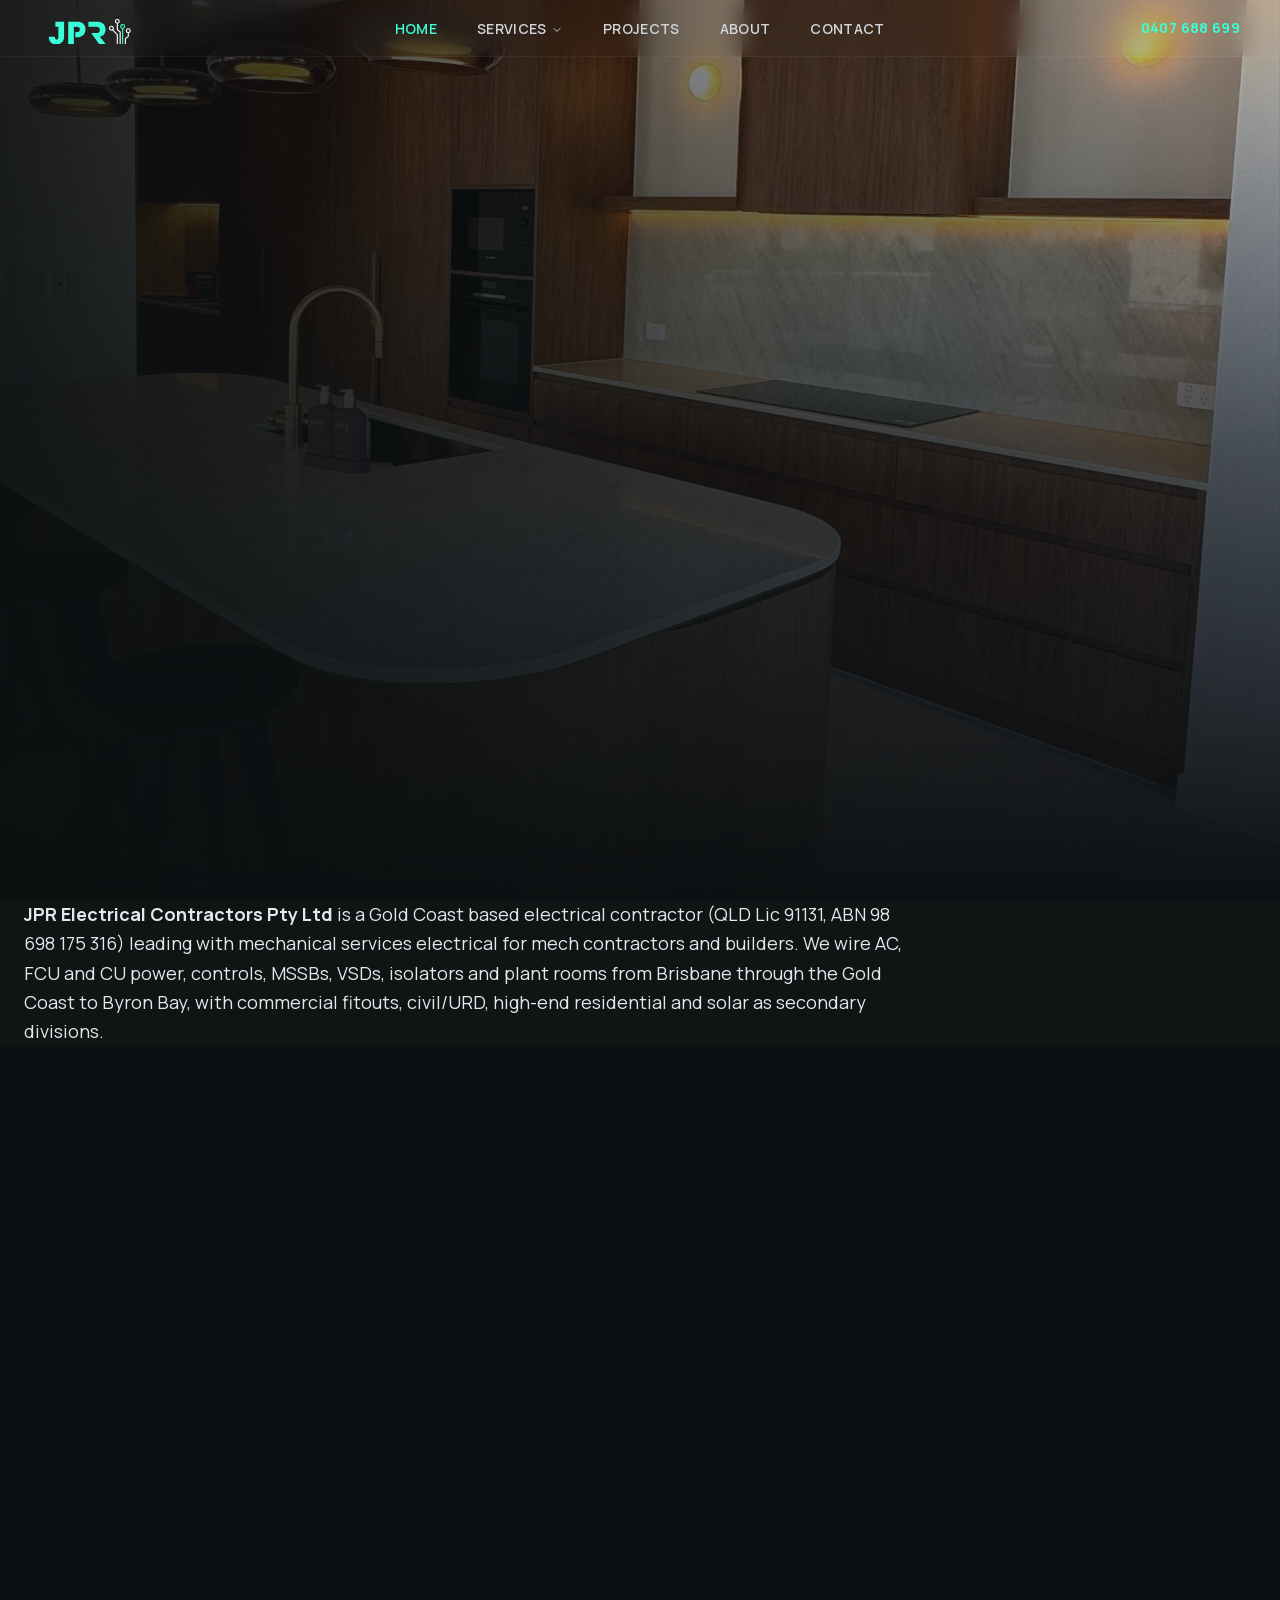
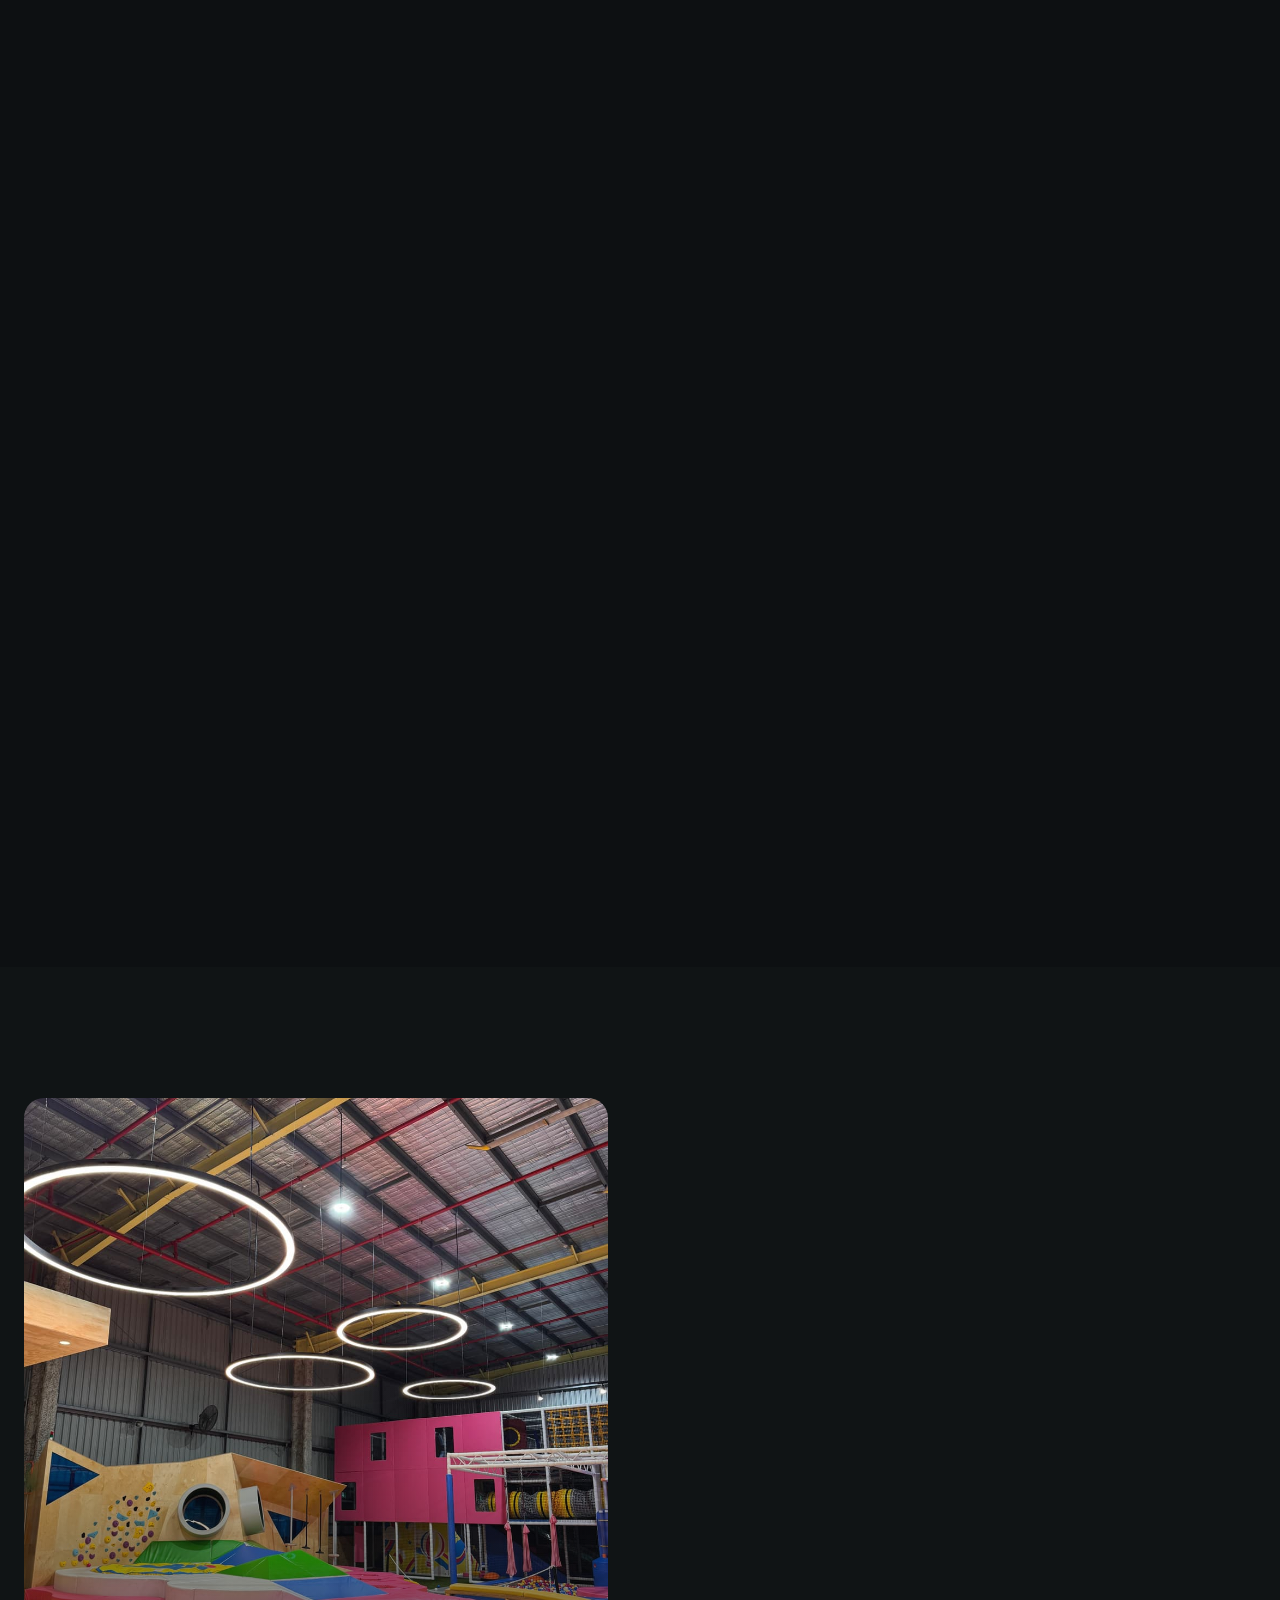
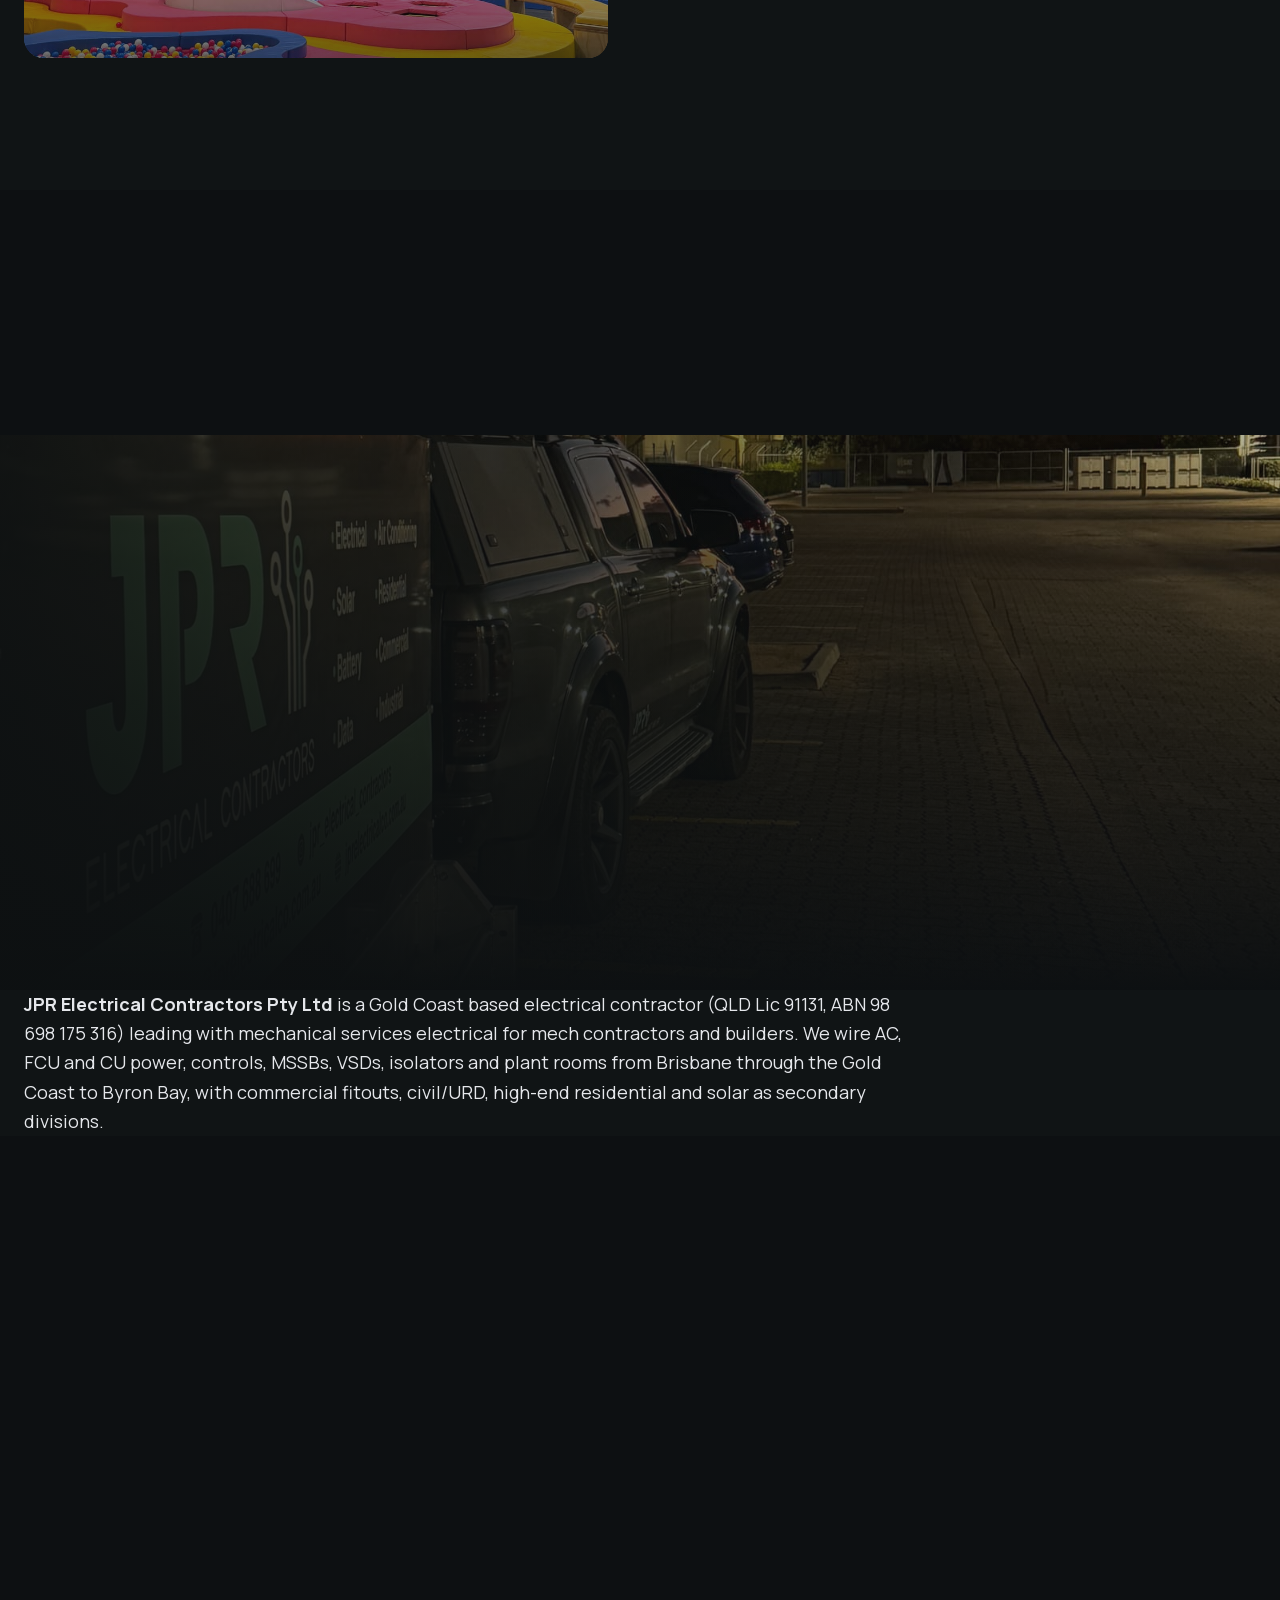
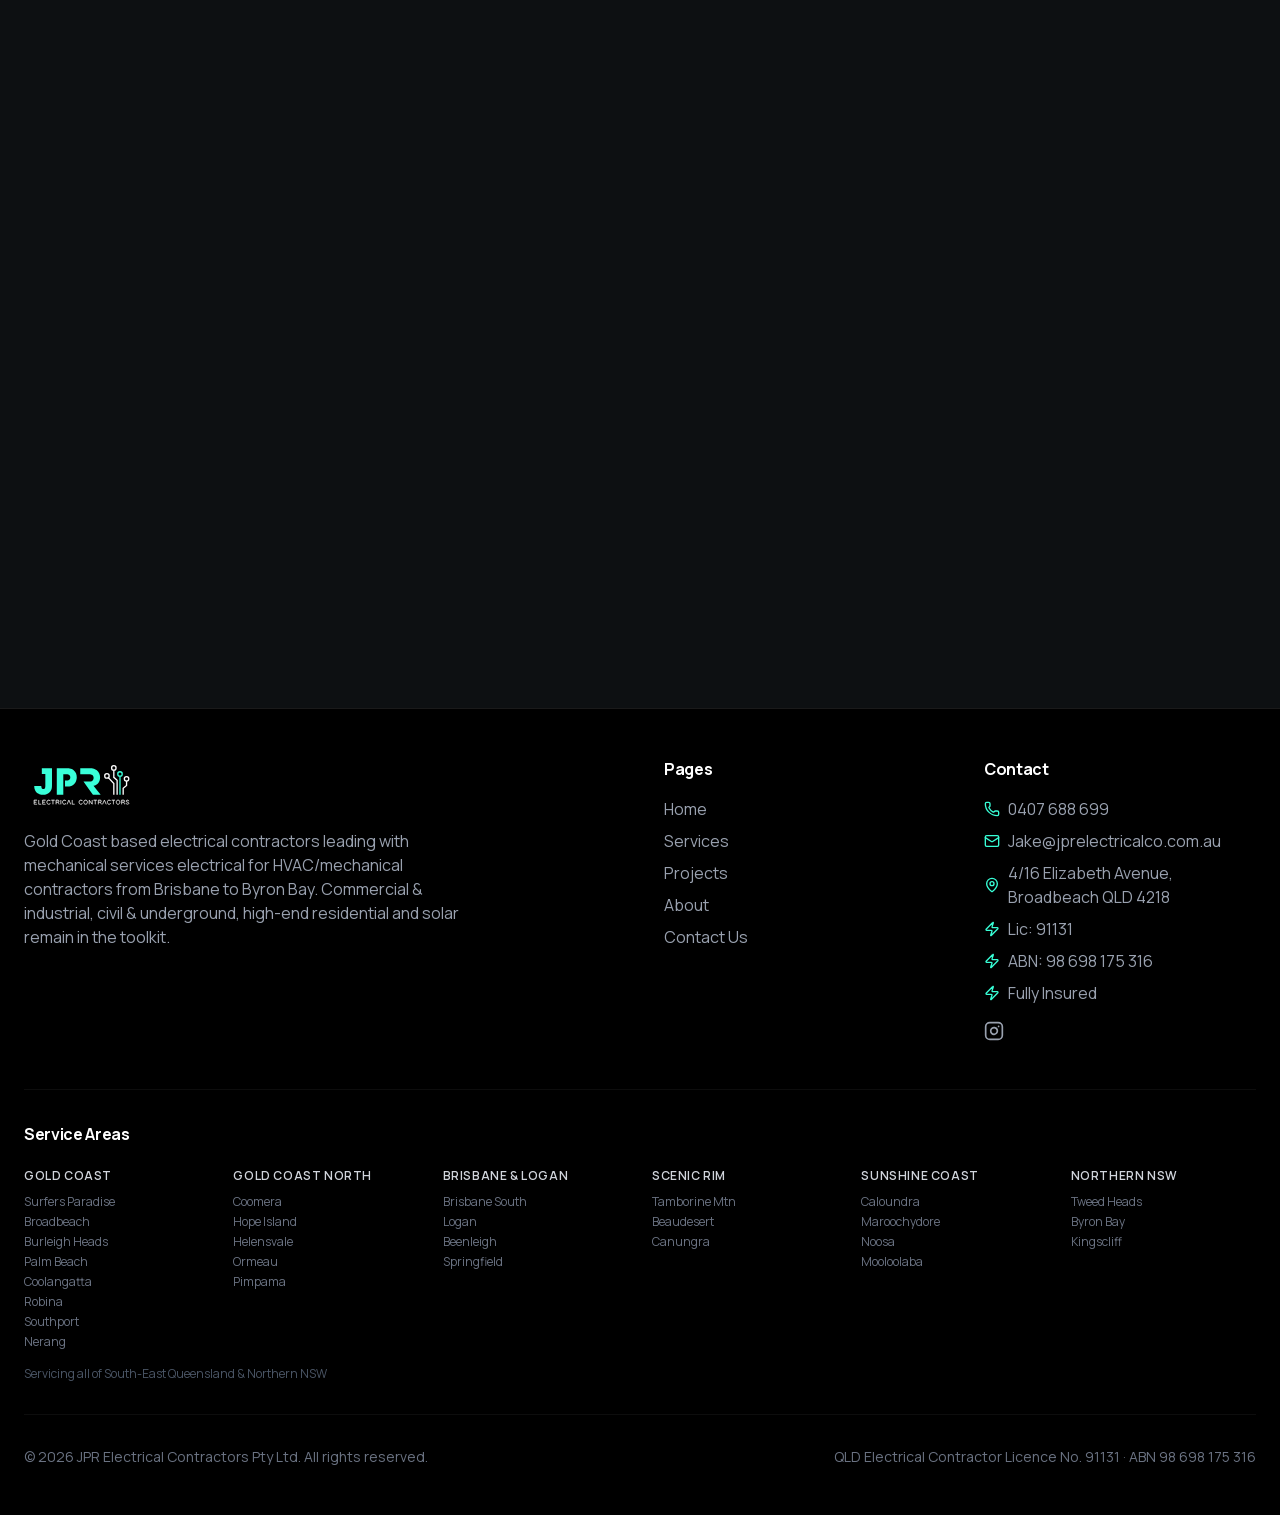
<file: index.html>
<!DOCTYPE html><html lang="en" class="manrope_9aefac85-module__Jg6FdG__variable ibm_plex_mono_28411002-module__cjC0Ca__variable"><head><meta charSet="utf-8"/><meta name="viewport" content="width=device-width, initial-scale=1"/><link rel="preload" href="/_next/static/media/99e609270109b47d-s.p.40sczeszzbjw1.woff2" as="font" crossorigin="" type="font/woff2"/><link rel="preload" href="/_next/static/media/a343f882a40d2cc9-s.p.1sj6eobyi31rd.woff2" as="font" crossorigin="" type="font/woff2"/><link rel="preload" href="/_next/static/media/effe91970fc4db64-s.p.0oace-s_gkfks.woff2" as="font" crossorigin="" type="font/woff2"/><link rel="preload" as="image" href="/images/jpr-logo.svg"/><link rel="preload" as="image" href="/images/hero-commercial.jpg" fetchPriority="high"/><link rel="stylesheet" href="/_next/static/chunks/3htl6lur6gde-.css" data-precedence="next"/><link rel="stylesheet" href="/_next/static/chunks/00we42fhna6il.css" data-precedence="next"/><link rel="preload" as="script" fetchPriority="low" href="/_next/static/chunks/0m0fzg31ety-o.js"/><script src="/_next/static/chunks/2ltu6slv52lqs.js" async=""></script><script src="/_next/static/chunks/2karxon71vs44.js" async=""></script><script src="/_next/static/chunks/39-39lz33ekq-.js" async=""></script><script src="/_next/static/chunks/turbopack-2h8odx8mivj-o.js" async=""></script><script src="/_next/static/chunks/1jrmgno87otpe.js" async=""></script><script src="/_next/static/chunks/2igjfnxvl0mip.js" async=""></script><script src="/_next/static/chunks/056mrzo64pegv.js" async=""></script><script src="/_next/static/chunks/02-u0i-9hi4c5.js" async=""></script><script src="/_next/static/chunks/3zoxoqhrfo9o5.js" async=""></script><meta name="next-size-adjust" content=""/><title>JPR Electrical | Mechanical Electrical Contractors — Gold Coast, Brisbane &amp; Byron Bay</title><meta name="description" content="JPR Electrical Contractors Pty Ltd — mechanical services electrical contractors for HVAC and mechanical contractors across Brisbane, the Gold Coast and Byron Bay. AC/FCU/CU power, controls, MSSBs, VSDs, isolators, plant rooms and commissioning, plus commercial, civil, residential and solar. QLD Lic. 91131."/><meta name="robots" content="index, follow"/><meta name="theme-color" content="#0E1214"/><link rel="canonical" href="https://jprelectricalco.com.au/"/><meta property="og:title" content="JPR Electrical | Mechanical Electrical Contractors — Gold Coast, Brisbane &amp; Byron Bay"/><meta property="og:description" content="Mechanical services electrical for HVAC contractors from Brisbane to Byron Bay — AC/FCU/CU power, controls, MSSBs, VSDs and commissioning. QLD Lic. 91131."/><meta property="og:image" content="https://jprelectricalco.com.au/opengraph.jpg"/><meta property="og:type" content="website"/><meta name="twitter:card" content="summary_large_image"/><meta name="twitter:title" content="JPR Electrical | Mechanical Electrical Contractors — Gold Coast, Brisbane &amp; Byron Bay"/><meta name="twitter:description" content="Mechanical services electrical for HVAC contractors from Brisbane to Byron Bay — AC/FCU/CU power, controls, MSSBs, VSDs and commissioning. QLD Lic. 91131."/><meta name="twitter:image" content="https://jprelectricalco.com.au/opengraph.jpg"/><link rel="icon" href="/favicon.ico"/><link rel="icon" href="/favicon-32x32.png" sizes="32x32" type="image/png"/><link rel="icon" href="/favicon-16x16.png" sizes="16x16" type="image/png"/><link rel="apple-touch-icon" href="/apple-touch-icon.png"/><script type="application/ld+json">{"@context":"https://schema.org","@type":["Electrician","LocalBusiness"],"name":"JPR Electrical Contractors Pty Ltd","description":"Gold Coast based licensed electrical contractors leading with mechanical services electrical for HVAC and mechanical contractors from Brisbane through the Gold Coast to Byron Bay, with commercial, civil, high-end residential and solar capability behind it.","url":"https://jprelectricalco.com.au","telephone":"+61407688699","email":"jake@jprelectricalco.com.au","address":{"@type":"PostalAddress","streetAddress":"4/16 Elizabeth Avenue","addressLocality":"Broadbeach","addressRegion":"QLD","postalCode":"4218","addressCountry":"AU"},"geo":{"@type":"GeoCoordinates","latitude":"-28.0167","longitude":"153.4000"},"areaServed":[{"@type":"City","name":"Gold Coast"},{"@type":"City","name":"Brisbane"},{"@type":"City","name":"Logan"},{"@type":"City","name":"Ipswich"},{"@type":"City","name":"Sunshine Coast"},{"@type":"City","name":"Scenic Rim"},{"@type":"City","name":"Tweed Heads"},{"@type":"City","name":"Byron Bay"}],"openingHoursSpecification":[{"@type":"OpeningHoursSpecification","dayOfWeek":["Monday","Tuesday","Wednesday","Thursday","Friday"],"opens":"07:30","closes":"17:00"},{"@type":"OpeningHoursSpecification","dayOfWeek":["Saturday"],"opens":"07:30","closes":"12:00"}],"hasOfferCatalog":{"@type":"OfferCatalog","name":"Electrical Services","itemListElement":[{"@type":"Offer","itemOffered":{"@type":"Service","name":"Mechanical Services Electrical"}},{"@type":"Offer","itemOffered":{"@type":"Service","name":"Commercial & Industrial Electrical"}},{"@type":"Offer","itemOffered":{"@type":"Service","name":"Civil & Underground Electrical Infrastructure"}},{"@type":"Offer","itemOffered":{"@type":"Service","name":"High-End Residential Electrical"}},{"@type":"Offer","itemOffered":{"@type":"Service","name":"Solar & Battery Storage"}}]},"priceRange":"$$","image":"https://jprelectricalco.com.au/opengraph.jpg","sameAs":["https://www.instagram.com/jpr_electrical_contractors","https://www.linkedin.com/in/jake-rice-801a6215b"],"identifier":"91131"}</script><script src="/_next/static/chunks/0cz1d0mv5g_q7.js" noModule=""></script></head><body class="font-sans antialiased bg-background text-foreground"><div hidden=""><!--$--><!--/$--></div><nav class="fixed top-0 left-0 right-0 z-50 transition-all duration-300 border-b border-white/5 backdrop-blur-md bg-transparent py-3"><div class="container mx-auto px-6 lg:px-10 flex items-center justify-between"><a class="block shrink-0 mr-8" href="/"><div class="h-8 overflow-hidden"><img src="/images/jpr-logo.svg" alt="JPR Electrical Contractors Pty Ltd" class="h-[150%] w-auto" style="object-fit:cover;object-position:left top"/></div></a><div class="hidden md:flex items-center justify-center flex-1"><nav aria-label="Main" data-orientation="horizontal" dir="ltr" class="relative z-10 flex max-w-max flex-1 items-center justify-center"><div style="position:relative"><ul data-orientation="horizontal" class="group flex flex-1 list-none items-center justify-center gap-10 space-x-0" dir="ltr"><li><a class="text-sm font-semibold tracking-wide uppercase whitespace-nowrap transition-colors text-primary" data-testid="link-nav-home" data-radix-collection-item="" href="/">Home</a></li><li><button id="radix-_R_idb_-trigger-radix-_R_16idb_" data-state="closed" aria-expanded="false" aria-controls="radix-_R_idb_-content-radix-_R_16idb_" class="group inline-flex w-max items-center justify-center focus:text-accent-foreground focus:outline-none disabled:pointer-events-none disabled:opacity-50 group text-sm font-semibold tracking-wide uppercase whitespace-nowrap transition-colors h-auto p-0 bg-transparent hover:bg-transparent focus:bg-transparent data-[state=open]:bg-transparent data-[state=open]:hover:bg-transparent data-[state=open]:focus:bg-transparent rounded-none text-gray-300 hover:text-primary data-[state=open]:text-primary" data-testid="button-nav-services" data-radix-collection-item="">Services<!-- --> <svg xmlns="http://www.w3.org/2000/svg" width="24" height="24" viewBox="0 0 24 24" fill="none" stroke="currentColor" stroke-width="2" stroke-linecap="round" stroke-linejoin="round" class="lucide lucide-chevron-down relative top-[1px] ml-1 h-3 w-3 transition duration-300 group-data-[state=open]:rotate-180" aria-hidden="true"><path d="m6 9 6 6 6-6"></path></svg></button></li><li><a class="text-sm font-semibold tracking-wide uppercase whitespace-nowrap transition-colors text-gray-300 hover:text-primary" data-testid="link-nav-projects" data-radix-collection-item="" href="/projects/">Projects</a></li><li><a class="text-sm font-semibold tracking-wide uppercase whitespace-nowrap transition-colors text-gray-300 hover:text-primary" data-testid="link-nav-about" data-radix-collection-item="" href="/about/">About</a></li><li><a class="text-sm font-semibold tracking-wide uppercase whitespace-nowrap transition-colors text-gray-300 hover:text-primary" data-testid="link-nav-contact" data-radix-collection-item="" href="/contact/">Contact</a></li></ul></div><div class="absolute left-0 top-full flex justify-center"></div></nav></div><div class="hidden md:flex items-center shrink-0 ml-8"><a href="tel:0407688699" class="text-primary font-bold text-sm tracking-wide hover:text-primary/80 transition-colors" data-testid="link-nav-phone">0407 688 699</a></div><button class="md:hidden text-white" data-testid="button-mobile-menu"><svg xmlns="http://www.w3.org/2000/svg" width="24" height="24" viewBox="0 0 24 24" fill="none" stroke="currentColor" stroke-width="2" stroke-linecap="round" stroke-linejoin="round" class="lucide lucide-menu" aria-hidden="true"><path d="M4 5h16"></path><path d="M4 12h16"></path><path d="M4 19h16"></path></svg></button></div></nav><div class="min-h-screen bg-background text-foreground overflow-x-hidden font-sans"><section class="relative min-h-screen flex flex-col justify-end overflow-hidden"><div class="absolute inset-0 z-0"><img src="/images/hero-commercial.jpg" alt="Mechanical services electrical and commercial fitout work by JPR Electrical Contractors" class="w-full h-full object-cover hero-kenburns" loading="eager" fetchPriority="high" width="2400" height="1667"/><div class="absolute inset-0 bg-gradient-to-t from-background via-background/70 to-background/20"></div><div class="absolute inset-0 bg-gradient-to-r from-background/90 via-background/40 to-transparent"></div></div><div class="container relative z-10 px-6 pt-40 pb-16"><div class="max-w-3xl space-y-7"><div style="opacity:0;transform:translateY(24px)"><span class="label-mono inline-flex items-center gap-2 text-primary" data-testid="text-hero-badge">Gold Coast, QLD — Mechanical Electrical · HVAC Power & Controls</span></div><h1 class="text-4xl sm:text-5xl md:text-6xl lg:text-7xl font-display font-extrabold leading-[1.05] tracking-tight text-white" data-testid="text-hero-heading" style="opacity:0;transform:translateY(24px)">Mechanical services<!-- --> <span class="text-primary">electrical.</span></h1><p class="text-lg md:text-xl text-gray-300 max-w-2xl leading-relaxed" style="opacity:0;transform:translateY(24px)">JPR Electrical Contractors Pty Ltd works with mechanical contractors, builders and project managers on HVAC electrical packages across SEQ and Northern NSW — AC, FCU and CU power, MSSBs, VSDs, isolators, BMS/DDC interfaces and plant room containment, tested and commissioned properly.</p><div class="flex flex-col sm:flex-row gap-4 pt-2" style="opacity:0;transform:translateY(24px)"><a data-testid="link-hero-plans" class="inline-flex items-center justify-center gap-2 whitespace-nowrap transition-colors focus-visible:outline-none focus-visible:ring-1 focus-visible:ring-ring disabled:pointer-events-none disabled:opacity-50 [&amp;_svg]:pointer-events-none [&amp;_svg]:size-4 [&amp;_svg]:shrink-0 hover-elevate active-elevate-2 border border-primary-border min-h-10 rounded-md bg-primary text-primary-foreground hover:bg-primary/90 font-bold text-base md:text-lg px-8 rounded-pill" href="/contact/">Send us your plans<svg xmlns="http://www.w3.org/2000/svg" width="24" height="24" viewBox="0 0 24 24" fill="none" stroke="currentColor" stroke-width="2" stroke-linecap="round" stroke-linejoin="round" class="lucide lucide-arrow-right w-5 h-5 ml-2" aria-hidden="true"><path d="M5 12h14"></path><path d="m12 5 7 7-7 7"></path></svg></a><a href="tel:0407688699" data-testid="button-hero-call" class="inline-flex items-center justify-center gap-2 whitespace-nowrap font-medium transition-colors focus-visible:outline-none focus-visible:ring-1 focus-visible:ring-ring disabled:pointer-events-none disabled:opacity-50 [&amp;_svg]:pointer-events-none [&amp;_svg]:size-4 [&amp;_svg]:shrink-0 hover-elevate active-elevate-2 border [border-color:var(--button-outline)] shadow-xs active:shadow-none min-h-10 rounded-md hairline bg-transparent text-white hover:bg-white/10 rounded-pill text-base md:text-lg px-8"><svg xmlns="http://www.w3.org/2000/svg" width="24" height="24" viewBox="0 0 24 24" fill="none" stroke="currentColor" stroke-width="2" stroke-linecap="round" stroke-linejoin="round" class="lucide lucide-phone w-5 h-5 mr-2" aria-hidden="true"><path d="M13.832 16.568a1 1 0 0 0 1.213-.303l.355-.465A2 2 0 0 1 17 15h3a2 2 0 0 1 2 2v3a2 2 0 0 1-2 2A18 18 0 0 1 2 4a2 2 0 0 1 2-2h3a2 2 0 0 1 2 2v3a2 2 0 0 1-.8 1.6l-.468.351a1 1 0 0 0-.292 1.233 14 14 0 0 0 6.392 6.384"></path></svg>Call 0407 688 699</a></div></div><div class="hairline-t mt-14 pt-6 grid grid-cols-1 sm:grid-cols-3 gap-4 sm:gap-8" data-testid="strip-credentials" style="opacity:0;transform:translateY(24px)"><div><div class="label-mono text-primary mb-1.5">Licensed</div><div class="text-sm text-gray-300">QLD Electrical Contractor Licence No. 91131</div></div><div><div class="label-mono text-primary mb-1.5">Insured</div><div class="text-sm text-gray-300">Fully insured, WorkCover QLD covered</div></div><div><div class="label-mono text-primary mb-1.5">Qualified</div><div class="text-sm text-gray-300">A-grade electricians on every job</div></div></div></div></section><section class="py-8 md:py-10 bg-card/40 hairline-b"><div class="container px-6"><p class="text-base md:text-lg text-gray-200 leading-relaxed max-w-4xl" data-testid="text-home-bluf"><strong>JPR Electrical Contractors Pty Ltd</strong> is a Gold Coast based electrical contractor (QLD Lic 91131, ABN 98 698 175 316) leading with mechanical services electrical for mech contractors and builders. We wire AC, FCU and CU power, controls, MSSBs, VSDs, isolators and plant rooms from Brisbane through the Gold Coast to Byron Bay, with commercial fitouts, civil/URD, high-end residential and solar as secondary divisions.</p></div></section><section class="py-24 md:py-32"><div class="container px-6"><div class="mb-14 max-w-2xl" style="opacity:0;transform:translateY(24px)"><div class="label-mono text-primary mb-4">What we do</div><h2 class="text-3xl md:text-5xl font-display font-bold text-white mb-4">Mechanical electrical first. One contractor.</h2><p class="text-muted-foreground text-lg">Mechanical services electrical is the lead offer: power and controls for HVAC plant, switchboards and plant rooms. Commercial fitouts, civil/UG, high-end residential and solar stay available behind it.</p></div><div class="grid sm:grid-cols-2 gap-5"><div style="opacity:0;transform:translateY(24px)"><a class="group relative block h-[420px] md:h-[480px] rounded-[20px] overflow-hidden hairline" data-testid="link-service-commercial-industrial" href="/services/#commercial-industrial"><img src="/images/services-civil.jpg" alt="Main switchboards and distribution cabinets installed by JPR" loading="lazy" class="absolute inset-0 w-full h-full object-cover transition-transform duration-700 ease-out group-hover:scale-[1.04]"/><div class="absolute inset-0 bg-gradient-to-t from-background via-background/45 to-background/5"></div><div class="absolute inset-x-0 bottom-0 p-7 md:p-8"><div class="label-mono text-primary mb-3">01</div><h3 class="text-2xl md:text-3xl font-display font-bold text-white mb-2">Commercial &amp; Industrial</h3><p class="text-gray-300 text-sm md:text-base leading-relaxed max-w-md mb-4">Retail, hospitality and office fitouts, base-build works, switchboard upgrades and planned maintenance for businesses of every size.</p><span class="inline-flex items-center gap-1.5 text-sm font-semibold text-white group-hover:text-primary transition-colors">See full scope<svg xmlns="http://www.w3.org/2000/svg" width="24" height="24" viewBox="0 0 24 24" fill="none" stroke="currentColor" stroke-width="2" stroke-linecap="round" stroke-linejoin="round" class="lucide lucide-arrow-up-right w-4 h-4 transition-transform group-hover:translate-x-0.5 group-hover:-translate-y-0.5" aria-hidden="true"><path d="M7 7h10v10"></path><path d="M7 17 17 7"></path></svg></span></div></a></div><div style="opacity:0;transform:translateY(24px)"><a class="group relative block h-[420px] md:h-[480px] rounded-[20px] overflow-hidden hairline" data-testid="link-service-civil-infrastructure" href="/services/#civil-infrastructure"><img src="/images/civil-underground-real.jpg" alt="Orange electrical conduit banks trenched into a JPR civil subdivision site" loading="lazy" class="absolute inset-0 w-full h-full object-cover transition-transform duration-700 ease-out group-hover:scale-[1.04]"/><div class="absolute inset-0 bg-gradient-to-t from-background via-background/45 to-background/5"></div><div class="absolute inset-x-0 bottom-0 p-7 md:p-8"><div class="label-mono text-primary mb-3">02</div><h3 class="text-2xl md:text-3xl font-display font-bold text-white mb-2">Civil, Underground &amp; Infrastructure</h3><p class="text-gray-300 text-sm md:text-base leading-relaxed max-w-md mb-4">Subdivision reticulation, street and public lighting, service relocations and pit &amp; pipe — underground electrical delivered to authority standards.</p><span class="inline-flex items-center gap-1.5 text-sm font-semibold text-white group-hover:text-primary transition-colors">See full scope<svg xmlns="http://www.w3.org/2000/svg" width="24" height="24" viewBox="0 0 24 24" fill="none" stroke="currentColor" stroke-width="2" stroke-linecap="round" stroke-linejoin="round" class="lucide lucide-arrow-up-right w-4 h-4 transition-transform group-hover:translate-x-0.5 group-hover:-translate-y-0.5" aria-hidden="true"><path d="M7 7h10v10"></path><path d="M7 17 17 7"></path></svg></span></div></a></div><div style="opacity:0;transform:translateY(24px)"><a class="group relative block h-[420px] md:h-[480px] rounded-[20px] overflow-hidden hairline" data-testid="link-service-high-end-residential" href="/services/#high-end-residential"><img src="/images/services-residential.jpg" alt="High-end residential kitchen with architectural pendant and LED strip lighting by JPR" loading="lazy" class="absolute inset-0 w-full h-full object-cover transition-transform duration-700 ease-out group-hover:scale-[1.04]"/><div class="absolute inset-0 bg-gradient-to-t from-background via-background/45 to-background/5"></div><div class="absolute inset-x-0 bottom-0 p-7 md:p-8"><div class="label-mono text-primary mb-3">03</div><h3 class="text-2xl md:text-3xl font-display font-bold text-white mb-2">High-End Residential</h3><p class="text-gray-300 text-sm md:text-base leading-relaxed max-w-md mb-4">Custom homes and luxury renovations — architectural and feature lighting, home automation and EV charging, finished to the millimetre.</p><span class="inline-flex items-center gap-1.5 text-sm font-semibold text-white group-hover:text-primary transition-colors">See full scope<svg xmlns="http://www.w3.org/2000/svg" width="24" height="24" viewBox="0 0 24 24" fill="none" stroke="currentColor" stroke-width="2" stroke-linecap="round" stroke-linejoin="round" class="lucide lucide-arrow-up-right w-4 h-4 transition-transform group-hover:translate-x-0.5 group-hover:-translate-y-0.5" aria-hidden="true"><path d="M7 7h10v10"></path><path d="M7 17 17 7"></path></svg></span></div></a></div><div style="opacity:0;transform:translateY(24px)"><a class="group relative block h-[420px] md:h-[480px] rounded-[20px] overflow-hidden hairline" data-testid="link-service-solar-battery" href="/services/#solar-battery"><img src="/images/services-solar.jpg" alt="Aerial view of a rooftop solar array installed by JPR" loading="lazy" class="absolute inset-0 w-full h-full object-cover transition-transform duration-700 ease-out group-hover:scale-[1.04]"/><div class="absolute inset-0 bg-gradient-to-t from-background via-background/45 to-background/5"></div><div class="absolute inset-x-0 bottom-0 p-7 md:p-8"><div class="label-mono text-primary mb-3">04</div><h3 class="text-2xl md:text-3xl font-display font-bold text-white mb-2">Solar &amp; Battery</h3><p class="text-gray-300 text-sm md:text-base leading-relaxed max-w-md mb-4">Our dedicated energy division — Tier-1 solar systems and certified Tesla Powerwall and Sungrow battery storage, designed and installed in-house.</p><span class="inline-flex items-center gap-1.5 text-sm font-semibold text-white group-hover:text-primary transition-colors">See full scope<svg xmlns="http://www.w3.org/2000/svg" width="24" height="24" viewBox="0 0 24 24" fill="none" stroke="currentColor" stroke-width="2" stroke-linecap="round" stroke-linejoin="round" class="lucide lucide-arrow-up-right w-4 h-4 transition-transform group-hover:translate-x-0.5 group-hover:-translate-y-0.5" aria-hidden="true"><path d="M7 7h10v10"></path><path d="M7 17 17 7"></path></svg></span></div></a></div></div></div></section><section class="py-24 md:py-32 bg-card/40 hairline-t hairline-b"><div class="container px-6"><div class="grid lg:grid-cols-2 gap-12 lg:gap-16 items-center"><div class="relative rounded-[20px] overflow-hidden hairline h-[420px] md:h-[560px]"><img src="/images/services-commercial.jpg" alt="Indoor play centre electrical fitout with feature ring pendant lighting by JPR" loading="lazy" class="absolute inset-0 w-full h-full object-cover" style="transform:scale(1.12)"/><div class="absolute inset-0 bg-gradient-to-t from-background/60 via-transparent to-transparent"></div></div><div style="opacity:0;transform:translateY(24px)"><div class="label-mono text-primary mb-4">Featured project</div><h2 class="text-3xl md:text-5xl font-display font-bold text-white mb-3">Indoor play centre fitout</h2><div class="text-muted-foreground mb-6">Gold Coast, QLD</div><p class="text-gray-300 leading-relaxed mb-8">Full electrical fitout of an indoor play centre — feature ring pendant lighting, general power and lighting, data, and exit &amp; emergency — delivered while shopfitters worked around us, staged so the program never slipped.</p><dl class="hairline-t" data-testid="table-featured-specs"><div class="hairline-b grid grid-cols-[110px_1fr] gap-4 py-4"><dt class="label-mono text-muted-foreground pt-0.5">Scope</dt><dd class="text-sm md:text-base text-gray-200">Full fitout — power, feature lighting, data, exit &amp; emergency</dd></div><div class="hairline-b grid grid-cols-[110px_1fr] gap-4 py-4"><dt class="label-mono text-muted-foreground pt-0.5">Supply</dt><dd class="text-sm md:text-base text-gray-200">200A three-phase, new distribution board and submains</dd></div><div class="hairline-b grid grid-cols-[110px_1fr] gap-4 py-4"><dt class="label-mono text-muted-foreground pt-0.5">Duration</dt><dd class="text-sm md:text-base text-gray-200">9-week program, staged around shopfit trades</dd></div><div class="hairline-b grid grid-cols-[110px_1fr] gap-4 py-4"><dt class="label-mono text-muted-foreground pt-0.5">Handover</dt><dd class="text-sm md:text-base text-gray-200">Certificate of compliance, as-installed drawings, board schedules</dd></div></dl><div class="mt-8"><a data-testid="link-featured-projects" class="inline-flex items-center justify-center gap-2 whitespace-nowrap rounded-md text-sm font-medium transition-colors focus-visible:outline-none focus-visible:ring-1 focus-visible:ring-ring disabled:pointer-events-none disabled:opacity-50 [&amp;_svg]:pointer-events-none [&amp;_svg]:size-4 [&amp;_svg]:shrink-0 hover-elevate active-elevate-2 border [border-color:var(--button-outline)] shadow-xs active:shadow-none min-h-9 py-2 hairline bg-transparent text-white hover:bg-white/10 rounded-pill px-6" href="/projects/">More projects <svg xmlns="http://www.w3.org/2000/svg" width="24" height="24" viewBox="0 0 24 24" fill="none" stroke="currentColor" stroke-width="2" stroke-linecap="round" stroke-linejoin="round" class="lucide lucide-arrow-right w-4 h-4 ml-2" aria-hidden="true"><path d="M5 12h14"></path><path d="m12 5 7 7-7 7"></path></svg></a></div></div></div></div></section><section class="py-16 md:py-20"><div class="container px-6"><div class="grid grid-cols-1 sm:grid-cols-3 gap-10 sm:gap-8"><div class="text-center sm:text-left" style="opacity:0;transform:translateY(24px)"><div class="text-5xl md:text-6xl font-display font-extrabold text-white mb-2" data-testid="stat-projects-delivered"><span class="tabular-nums">0<!-- -->+</span></div><div class="label-mono text-muted-foreground">Projects delivered</div></div><div class="text-center sm:text-left" style="opacity:0;transform:translateY(24px)"><div class="text-5xl md:text-6xl font-display font-extrabold text-white mb-2" data-testid="stat-builders-developers-we-work-with"><span class="tabular-nums">0<!-- -->+</span></div><div class="label-mono text-muted-foreground">Builders &amp; developers we work with</div></div><div class="text-center sm:text-left" style="opacity:0;transform:translateY(24px)"><div class="text-5xl md:text-6xl font-display font-extrabold text-white mb-2" data-testid="stat-lost-time-injuries"><span class="tabular-nums">0</span></div><div class="label-mono text-muted-foreground">Lost-time injuries</div></div></div></div></section><section class="relative overflow-hidden hairline-t hairline-b"><div class="absolute inset-0 z-0"><img src="/images/brand-ute-sunset.jpg" alt="JPR Electrical work ute and trailer on site at sunset" class="w-full h-full object-cover object-[center_60%]" loading="lazy" width="1600" height="2133"/><div class="absolute inset-0 bg-gradient-to-t from-background via-background/70 to-background/30"></div><div class="absolute inset-0 bg-gradient-to-r from-background/90 via-background/40 to-transparent"></div></div><div class="container relative z-10 px-6 py-32 md:py-44"><div class="max-w-xl" style="opacity:0;transform:translateY(24px)"><div class="label-mono text-primary mb-4">On site</div><h2 class="text-3xl md:text-5xl font-display font-bold text-white mb-4">On site when we say we will be.</h2><p class="text-lg text-gray-300 leading-relaxed">Fully equipped and fully licensed — from Gold Coast job sites to interstate programs, the same people who price the job deliver it.</p></div></div></section><section class="py-8 md:py-10 bg-card/40 hairline-b"><div class="container px-6"><p class="text-base md:text-lg text-gray-200 leading-relaxed max-w-4xl" data-testid="text-home-bluf"><strong>JPR Electrical Contractors Pty Ltd</strong> is a Gold Coast based electrical contractor (QLD Lic 91131, ABN 98 698 175 316) leading with mechanical services electrical for mech contractors and builders. We wire AC, FCU and CU power, controls, MSSBs, VSDs, isolators and plant rooms from Brisbane through the Gold Coast to Byron Bay, with commercial fitouts, civil/URD, high-end residential and solar as secondary divisions.</p></div></section><section class="py-24 md:py-32"><div class="container px-6"><div class="mb-14 max-w-2xl" style="opacity:0;transform:translateY(24px)"><div class="label-mono text-primary mb-4">How we run a job</div><h2 class="text-3xl md:text-5xl font-display font-bold text-white">Drawings in. Certified job out.</h2></div><div class="grid sm:grid-cols-2 lg:grid-cols-4 gap-5"><div class="bg-card rounded-[20px] hairline p-7 flex flex-col" data-testid="card-process-01" style="opacity:0;transform:translateY(24px)"><div class="label-mono text-primary mb-6">01</div><h3 class="text-xl font-display font-bold text-white mb-3">Send drawings</h3><p class="text-muted-foreground text-sm leading-relaxed">Email your plans to Jake@jprelectricalco.com.au. We take quantities off the drawings and price the full electrical scope — no vague allowances.</p></div><div class="bg-card rounded-[20px] hairline p-7 flex flex-col" data-testid="card-process-02" style="opacity:0;transform:translateY(24px)"><div class="label-mono text-primary mb-6">02</div><h3 class="text-xl font-display font-bold text-white mb-3">Lock program</h3><p class="text-muted-foreground text-sm leading-relaxed">Fixed price, clear inclusions and exclusions, and a program that fits your build — agreed before anyone steps on site.</p></div><div class="bg-card rounded-[20px] hairline p-7 flex flex-col" data-testid="card-process-03" style="opacity:0;transform:translateY(24px)"><div class="label-mono text-primary mb-6">03</div><h3 class="text-xl font-display font-bold text-white mb-3">Deliver to spec</h3><p class="text-muted-foreground text-sm leading-relaxed">A-grade electricians on site, work to AS/NZS 3000, progress tracked against the program — no surprises at claim time.</p></div><div class="bg-card rounded-[20px] hairline p-7 flex flex-col" data-testid="card-process-04" style="opacity:0;transform:translateY(24px)"><div class="label-mono text-primary mb-6">04</div><h3 class="text-xl font-display font-bold text-white mb-3">Certified handover</h3><p class="text-muted-foreground text-sm leading-relaxed">Testing, certificates of compliance, as-installed drawings and switchboard schedules handed over on completion.</p></div></div></div></section><section class="pb-24 md:pb-32"><div class="container px-6"><div class="relative rounded-[20px] overflow-hidden hairline" data-testid="card-cta" style="opacity:0;transform:translateY(24px)"><div class="absolute inset-0 bg-gradient-to-br from-card via-background to-card"></div><div class="absolute inset-0 bg-[radial-gradient(ellipse_at_top,rgba(57,255,217,0.08),transparent_60%)]"></div><div class="relative z-10 px-8 py-16 md:px-16 md:py-20 text-center"><h2 class="text-3xl md:text-5xl font-display font-bold text-white mb-4">Got a project coming up?</h2><p class="text-gray-300 max-w-xl mx-auto mb-8 text-lg">Send us the drawings — we&#x27;ll take off the scope and come back with a fixed price and a program.</p><div class="flex flex-col sm:flex-row gap-4 justify-center"><a href="mailto:Jake@jprelectricalco.com.au" data-testid="link-cta-email" class="inline-flex items-center justify-center gap-2 whitespace-nowrap transition-colors focus-visible:outline-none focus-visible:ring-1 focus-visible:ring-ring disabled:pointer-events-none disabled:opacity-50 [&amp;_svg]:pointer-events-none [&amp;_svg]:size-4 [&amp;_svg]:shrink-0 hover-elevate active-elevate-2 border border-primary-border min-h-10 rounded-md bg-primary text-primary-foreground hover:bg-primary/90 font-bold text-base md:text-lg px-8 rounded-pill"><svg xmlns="http://www.w3.org/2000/svg" width="24" height="24" viewBox="0 0 24 24" fill="none" stroke="currentColor" stroke-width="2" stroke-linecap="round" stroke-linejoin="round" class="lucide lucide-mail w-5 h-5 mr-2" aria-hidden="true"><path d="m22 7-8.991 5.727a2 2 0 0 1-2.009 0L2 7"></path><rect x="2" y="4" width="20" height="16" rx="2"></rect></svg>Email your drawings</a><a href="tel:0407688699" data-testid="button-cta-call" class="inline-flex items-center justify-center gap-2 whitespace-nowrap font-medium transition-colors focus-visible:outline-none focus-visible:ring-1 focus-visible:ring-ring disabled:pointer-events-none disabled:opacity-50 [&amp;_svg]:pointer-events-none [&amp;_svg]:size-4 [&amp;_svg]:shrink-0 hover-elevate active-elevate-2 border [border-color:var(--button-outline)] shadow-xs active:shadow-none min-h-10 rounded-md hairline bg-transparent text-white hover:bg-white/10 rounded-pill text-base md:text-lg px-8"><svg xmlns="http://www.w3.org/2000/svg" width="24" height="24" viewBox="0 0 24 24" fill="none" stroke="currentColor" stroke-width="2" stroke-linecap="round" stroke-linejoin="round" class="lucide lucide-phone w-5 h-5 mr-2" aria-hidden="true"><path d="M13.832 16.568a1 1 0 0 0 1.213-.303l.355-.465A2 2 0 0 1 17 15h3a2 2 0 0 1 2 2v3a2 2 0 0 1-2 2A18 18 0 0 1 2 4a2 2 0 0 1 2-2h3a2 2 0 0 1 2 2v3a2 2 0 0 1-.8 1.6l-.468.351a1 1 0 0 0-.292 1.233 14 14 0 0 0 6.392 6.384"></path></svg>Call 0407 688 699</a></div><p class="label-mono text-muted-foreground mt-8">Jake@jprelectricalco.com.au · 0407 688 699</p></div></div></div></section></div><!--$--><!--/$--><footer class="bg-black py-12 border-t border-white/10"><div class="container mx-auto px-6"><div class="grid md:grid-cols-4 gap-12 mb-12"><div class="col-span-1 md:col-span-2"><a class="block mb-4" href="/"><div class="h-14 "><img src="/images/jpr-logo.svg" alt="JPR Electrical Contractors Pty Ltd" class="h-full w-auto"/></div></a><p class="text-gray-400 max-w-md">Gold Coast based electrical contractors leading with mechanical services electrical for HVAC/mechanical contractors from Brisbane to Byron Bay. Commercial &amp; industrial, civil &amp; underground, high-end residential and solar remain in the toolkit.</p></div><div><h3 class="text-white font-bold mb-4">Pages</h3><ul class="space-y-2 text-gray-400"><li><a class="hover:text-primary transition-colors" data-testid="link-footer-home" href="/">Home</a></li><li><a class="hover:text-primary transition-colors" data-testid="link-footer-services" href="/services/">Services</a></li><li><a class="hover:text-primary transition-colors" data-testid="link-footer-projects" href="/projects/">Projects</a></li><li><a class="hover:text-primary transition-colors" data-testid="link-footer-about" href="/about/">About</a></li><li><a class="hover:text-primary transition-colors" data-testid="link-footer-contact" href="/contact/">Contact Us</a></li></ul></div><div><h3 class="text-white font-bold mb-4">Contact</h3><ul class="space-y-2 text-gray-400"><li class="flex items-center gap-2"><svg xmlns="http://www.w3.org/2000/svg" width="24" height="24" viewBox="0 0 24 24" fill="none" stroke="currentColor" stroke-width="2" stroke-linecap="round" stroke-linejoin="round" class="lucide lucide-phone w-4 h-4 text-primary shrink-0" aria-hidden="true"><path d="M13.832 16.568a1 1 0 0 0 1.213-.303l.355-.465A2 2 0 0 1 17 15h3a2 2 0 0 1 2 2v3a2 2 0 0 1-2 2A18 18 0 0 1 2 4a2 2 0 0 1 2-2h3a2 2 0 0 1 2 2v3a2 2 0 0 1-.8 1.6l-.468.351a1 1 0 0 0-.292 1.233 14 14 0 0 0 6.392 6.384"></path></svg><a href="tel:0407688699" class="hover:text-primary transition-colors" data-testid="link-footer-phone">0407 688 699</a></li><li class="flex items-center gap-2"><svg xmlns="http://www.w3.org/2000/svg" width="24" height="24" viewBox="0 0 24 24" fill="none" stroke="currentColor" stroke-width="2" stroke-linecap="round" stroke-linejoin="round" class="lucide lucide-mail w-4 h-4 text-primary shrink-0" aria-hidden="true"><path d="m22 7-8.991 5.727a2 2 0 0 1-2.009 0L2 7"></path><rect x="2" y="4" width="20" height="16" rx="2"></rect></svg><a href="mailto:Jake@jprelectricalco.com.au" class="hover:text-primary transition-colors" data-testid="link-footer-email">Jake@jprelectricalco.com.au</a></li><li class="flex items-center gap-2"><svg xmlns="http://www.w3.org/2000/svg" width="24" height="24" viewBox="0 0 24 24" fill="none" stroke="currentColor" stroke-width="2" stroke-linecap="round" stroke-linejoin="round" class="lucide lucide-map-pin w-4 h-4 text-primary shrink-0" aria-hidden="true"><path d="M20 10c0 4.993-5.539 10.193-7.399 11.799a1 1 0 0 1-1.202 0C9.539 20.193 4 14.993 4 10a8 8 0 0 1 16 0"></path><circle cx="12" cy="10" r="3"></circle></svg>4/16 Elizabeth Avenue, Broadbeach QLD 4218</li><li class="flex items-center gap-2"><svg xmlns="http://www.w3.org/2000/svg" width="24" height="24" viewBox="0 0 24 24" fill="none" stroke="currentColor" stroke-width="2" stroke-linecap="round" stroke-linejoin="round" class="lucide lucide-zap w-4 h-4 text-primary shrink-0" aria-hidden="true"><path d="M4 14a1 1 0 0 1-.78-1.63l9.9-10.2a.5.5 0 0 1 .86.46l-1.92 6.02A1 1 0 0 0 13 10h7a1 1 0 0 1 .78 1.63l-9.9 10.2a.5.5 0 0 1-.86-.46l1.92-6.02A1 1 0 0 0 11 14z"></path></svg>Lic: 91131</li><li class="flex items-center gap-2"><svg xmlns="http://www.w3.org/2000/svg" width="24" height="24" viewBox="0 0 24 24" fill="none" stroke="currentColor" stroke-width="2" stroke-linecap="round" stroke-linejoin="round" class="lucide lucide-zap w-4 h-4 text-primary shrink-0" aria-hidden="true"><path d="M4 14a1 1 0 0 1-.78-1.63l9.9-10.2a.5.5 0 0 1 .86.46l-1.92 6.02A1 1 0 0 0 13 10h7a1 1 0 0 1 .78 1.63l-9.9 10.2a.5.5 0 0 1-.86-.46l1.92-6.02A1 1 0 0 0 11 14z"></path></svg>ABN: 98 698 175 316</li><li class="flex items-center gap-2"><svg xmlns="http://www.w3.org/2000/svg" width="24" height="24" viewBox="0 0 24 24" fill="none" stroke="currentColor" stroke-width="2" stroke-linecap="round" stroke-linejoin="round" class="lucide lucide-zap w-4 h-4 text-primary shrink-0" aria-hidden="true"><path d="M4 14a1 1 0 0 1-.78-1.63l9.9-10.2a.5.5 0 0 1 .86.46l-1.92 6.02A1 1 0 0 0 13 10h7a1 1 0 0 1 .78 1.63l-9.9 10.2a.5.5 0 0 1-.86-.46l1.92-6.02A1 1 0 0 0 11 14z"></path></svg>Fully Insured</li><li class="flex gap-4 mt-4"><a href="https://www.instagram.com/jpr_electrical_contractors" target="_blank" rel="noopener noreferrer" class="text-gray-400 hover:text-white transition-colors" data-testid="link-footer-instagram"><svg xmlns="http://www.w3.org/2000/svg" width="24" height="24" viewBox="0 0 24 24" fill="none" stroke="currentColor" stroke-width="2" stroke-linecap="round" stroke-linejoin="round" class="lucide lucide-instagram w-5 h-5" aria-hidden="true"><rect width="20" height="20" x="2" y="2" rx="5" ry="5"></rect><path d="M16 11.37A4 4 0 1 1 12.63 8 4 4 0 0 1 16 11.37z"></path><line x1="17.5" x2="17.51" y1="6.5" y2="6.5"></line></svg></a></li></ul></div></div><div class="border-t border-white/5 pt-8 mb-8"><h3 class="text-white font-bold mb-4">Service Areas</h3><div class="grid grid-cols-2 sm:grid-cols-3 md:grid-cols-6 gap-6"><div><span class="text-gray-300 text-xs font-semibold uppercase tracking-wider">Gold Coast</span><div class="mt-2 space-y-1"><span class="block text-gray-500 text-xs hover:text-primary transition-colors cursor-default" data-testid="text-service-area-surfers-paradise">Surfers Paradise</span><span class="block text-gray-500 text-xs hover:text-primary transition-colors cursor-default" data-testid="text-service-area-broadbeach">Broadbeach</span><span class="block text-gray-500 text-xs hover:text-primary transition-colors cursor-default" data-testid="text-service-area-burleigh-heads">Burleigh Heads</span><span class="block text-gray-500 text-xs hover:text-primary transition-colors cursor-default" data-testid="text-service-area-palm-beach">Palm Beach</span><span class="block text-gray-500 text-xs hover:text-primary transition-colors cursor-default" data-testid="text-service-area-coolangatta">Coolangatta</span><span class="block text-gray-500 text-xs hover:text-primary transition-colors cursor-default" data-testid="text-service-area-robina">Robina</span><span class="block text-gray-500 text-xs hover:text-primary transition-colors cursor-default" data-testid="text-service-area-southport">Southport</span><span class="block text-gray-500 text-xs hover:text-primary transition-colors cursor-default" data-testid="text-service-area-nerang">Nerang</span></div></div><div><span class="text-gray-300 text-xs font-semibold uppercase tracking-wider">Gold Coast North</span><div class="mt-2 space-y-1"><span class="block text-gray-500 text-xs hover:text-primary transition-colors cursor-default" data-testid="text-service-area-coomera">Coomera</span><span class="block text-gray-500 text-xs hover:text-primary transition-colors cursor-default" data-testid="text-service-area-hope-island">Hope Island</span><span class="block text-gray-500 text-xs hover:text-primary transition-colors cursor-default" data-testid="text-service-area-helensvale">Helensvale</span><span class="block text-gray-500 text-xs hover:text-primary transition-colors cursor-default" data-testid="text-service-area-ormeau">Ormeau</span><span class="block text-gray-500 text-xs hover:text-primary transition-colors cursor-default" data-testid="text-service-area-pimpama">Pimpama</span></div></div><div><span class="text-gray-300 text-xs font-semibold uppercase tracking-wider">Brisbane &amp; Logan</span><div class="mt-2 space-y-1"><span class="block text-gray-500 text-xs hover:text-primary transition-colors cursor-default" data-testid="text-service-area-brisbane-south">Brisbane South</span><span class="block text-gray-500 text-xs hover:text-primary transition-colors cursor-default" data-testid="text-service-area-logan">Logan</span><span class="block text-gray-500 text-xs hover:text-primary transition-colors cursor-default" data-testid="text-service-area-beenleigh">Beenleigh</span><span class="block text-gray-500 text-xs hover:text-primary transition-colors cursor-default" data-testid="text-service-area-springfield">Springfield</span></div></div><div><span class="text-gray-300 text-xs font-semibold uppercase tracking-wider">Scenic Rim</span><div class="mt-2 space-y-1"><span class="block text-gray-500 text-xs hover:text-primary transition-colors cursor-default" data-testid="text-service-area-tamborine-mtn">Tamborine Mtn</span><span class="block text-gray-500 text-xs hover:text-primary transition-colors cursor-default" data-testid="text-service-area-beaudesert">Beaudesert</span><span class="block text-gray-500 text-xs hover:text-primary transition-colors cursor-default" data-testid="text-service-area-canungra">Canungra</span></div></div><div><span class="text-gray-300 text-xs font-semibold uppercase tracking-wider">Sunshine Coast</span><div class="mt-2 space-y-1"><span class="block text-gray-500 text-xs hover:text-primary transition-colors cursor-default" data-testid="text-service-area-caloundra">Caloundra</span><span class="block text-gray-500 text-xs hover:text-primary transition-colors cursor-default" data-testid="text-service-area-maroochydore">Maroochydore</span><span class="block text-gray-500 text-xs hover:text-primary transition-colors cursor-default" data-testid="text-service-area-noosa">Noosa</span><span class="block text-gray-500 text-xs hover:text-primary transition-colors cursor-default" data-testid="text-service-area-mooloolaba">Mooloolaba</span></div></div><div><span class="text-gray-300 text-xs font-semibold uppercase tracking-wider">Northern NSW</span><div class="mt-2 space-y-1"><span class="block text-gray-500 text-xs hover:text-primary transition-colors cursor-default" data-testid="text-service-area-tweed-heads">Tweed Heads</span><span class="block text-gray-500 text-xs hover:text-primary transition-colors cursor-default" data-testid="text-service-area-byron-bay">Byron Bay</span><span class="block text-gray-500 text-xs hover:text-primary transition-colors cursor-default" data-testid="text-service-area-kingscliff">Kingscliff</span></div></div></div><p class="text-gray-600 text-xs mt-4">Servicing all of South-East Queensland &amp; Northern NSW</p></div><div class="border-t border-white/5 pt-8 flex flex-col md:flex-row justify-between items-center gap-4 text-sm text-gray-500"><p>© <!-- -->2026<!-- --> JPR Electrical Contractors Pty Ltd. All rights reserved.</p><p>QLD Electrical Contractor Licence No. 91131 · ABN 98 698 175 316</p></div></div></footer><a href="tel:0407688699" class="fixed bottom-6 right-6 z-50 flex items-center gap-2 bg-primary text-primary-foreground font-bold px-5 py-3 rounded-full shadow-[0_0_20px_rgba(57,255,217,0.5)] hover:bg-primary/90 transition-all hover:scale-105 md:hidden" data-testid="button-sticky-call"><svg xmlns="http://www.w3.org/2000/svg" class="w-5 h-5" viewBox="0 0 24 24" fill="none" stroke="currentColor" stroke-width="2" stroke-linecap="round" stroke-linejoin="round"><path d="M22 16.92v3a2 2 0 0 1-2.18 2 19.79 19.79 0 0 1-8.63-3.07A19.5 19.5 0 0 1 4.69 12 19.79 19.79 0 0 1 1.58 3.41 2 2 0 0 1 3.55 1h3a2 2 0 0 1 2 1.72c.127.96.361 1.903.7 2.81a2 2 0 0 1-.45 2.11L7.91 8.5a16 16 0 0 0 5.59 5.59l.91-.91a2 2 0 0 1 2.11-.45c.907.339 1.85.573 2.81.7A2 2 0 0 1 22 16.92z"></path></svg>Call Now</a><div role="region" aria-label="Notifications (F8)" tabindex="-1" style="pointer-events:none"><ol tabindex="-1" class="fixed top-0 z-[100] flex max-h-screen w-full flex-col-reverse p-4 sm:bottom-0 sm:right-0 sm:top-auto sm:flex-col md:max-w-[420px]"></ol></div><script src="/_next/static/chunks/0m0fzg31ety-o.js" id="_R_" async=""></script><script>(self.__next_f=self.__next_f||[]).push([0])</script><script>self.__next_f.push([1,"1:\"$Sreact.fragment\"\n3:I[58024,[\"/_next/static/chunks/1jrmgno87otpe.js\",\"/_next/static/chunks/2igjfnxvl0mip.js\",\"/_next/static/chunks/056mrzo64pegv.js\",\"/_next/static/chunks/02-u0i-9hi4c5.js\"],\"MotionProvider\"]\n4:I[49040,[\"/_next/static/chunks/1jrmgno87otpe.js\",\"/_next/static/chunks/2igjfnxvl0mip.js\",\"/_next/static/chunks/056mrzo64pegv.js\",\"/_next/static/chunks/02-u0i-9hi4c5.js\"],\"Navbar\"]\n5:I[12869,[\"/_next/static/chunks/1jrmgno87otpe.js\",\"/_next/static/chunks/2igjfnxvl0mip.js\",\"/_next/static/chunks/056mrzo64pegv.js\",\"/_next/static/chunks/02-u0i-9hi4c5.js\"],\"default\"]\n6:I[76634,[\"/_next/static/chunks/1jrmgno87otpe.js\",\"/_next/static/chunks/2igjfnxvl0mip.js\",\"/_next/static/chunks/056mrzo64pegv.js\",\"/_next/static/chunks/02-u0i-9hi4c5.js\"],\"default\"]\n7:I[16246,[\"/_next/static/chunks/1jrmgno87otpe.js\",\"/_next/static/chunks/2igjfnxvl0mip.js\",\"/_next/static/chunks/056mrzo64pegv.js\",\"/_next/static/chunks/02-u0i-9hi4c5.js\"],\"\"]\nd:I[76857,[\"/_next/static/chunks/1jrmgno87otpe.js\",\"/_next/static/chunks/2igjfnxvl0mip.js\",\"/_next/static/chunks/056mrzo64pegv.js\",\"/_next/static/chunks/02-u0i-9hi4c5.js\"],\"default\",1]\n:HL[\"/_next/static/chunks/3htl6lur6gde-.css\",\"style\"]\n:HL[\"/_next/static/chunks/00we42fhna6il.css\",\"style\"]\n:HL[\"/_next/static/media/99e609270109b47d-s.p.40sczeszzbjw1.woff2\",\"font\",{\"crossOrigin\":\"\",\"type\":\"font/woff2\"}]\n:HL[\"/_next/static/media/a343f882a40d2cc9-s.p.1sj6eobyi31rd.woff2\",\"font\",{\"crossOrigin\":\"\",\"type\":\"font/woff2\"}]\n:HL[\"/_next/static/media/effe91970fc4db64-s.p.0oace-s_gkfks.woff2\",\"font\",{\"crossOrigin\":\"\",\"type\":\"font/woff2\"}]\n2:T6c0,"])</script><script>self.__next_f.push([1,"{\"@context\":\"https://schema.org\",\"@type\":[\"Electrician\",\"LocalBusiness\"],\"name\":\"JPR Electrical Contractors Pty Ltd\",\"description\":\"Gold Coast based licensed electrical contractors leading with mechanical services electrical for HVAC and mechanical contractors from Brisbane through the Gold Coast to Byron Bay, with commercial, civil, high-end residential and solar capability behind it.\",\"url\":\"https://jprelectricalco.com.au\",\"telephone\":\"+61407688699\",\"email\":\"jake@jprelectricalco.com.au\",\"address\":{\"@type\":\"PostalAddress\",\"streetAddress\":\"4/16 Elizabeth Avenue\",\"addressLocality\":\"Broadbeach\",\"addressRegion\":\"QLD\",\"postalCode\":\"4218\",\"addressCountry\":\"AU\"},\"geo\":{\"@type\":\"GeoCoordinates\",\"latitude\":\"-28.0167\",\"longitude\":\"153.4000\"},\"areaServed\":[{\"@type\":\"City\",\"name\":\"Gold Coast\"},{\"@type\":\"City\",\"name\":\"Brisbane\"},{\"@type\":\"City\",\"name\":\"Logan\"},{\"@type\":\"City\",\"name\":\"Ipswich\"},{\"@type\":\"City\",\"name\":\"Sunshine Coast\"},{\"@type\":\"City\",\"name\":\"Scenic Rim\"},{\"@type\":\"City\",\"name\":\"Tweed Heads\"},{\"@type\":\"City\",\"name\":\"Byron Bay\"}],\"openingHoursSpecification\":{\"@type\":\"OpeningHoursSpecification\",\"dayOfWeek\":[\"Monday\",\"Tuesday\",\"Wednesday\",\"Thursday\",\"Friday\",\"Saturday\"],\"opens\":\"07:00\",\"closes\":\"17:00\"},\"hasOfferCatalog\":{\"@type\":\"OfferCatalog\",\"name\":\"Electrical Services\",\"itemListElement\":[{\"@type\":\"Offer\",\"itemOffered\":{\"@type\":\"Service\",\"name\":\"Mechanical Services Electrical\"}},{\"@type\":\"Offer\",\"itemOffered\":{\"@type\":\"Service\",\"name\":\"Commercial \u0026 Industrial Electrical\"}},{\"@type\":\"Offer\",\"itemOffered\":{\"@type\":\"Service\",\"name\":\"Civil \u0026 Underground Electrical Infrastructure\"}},{\"@type\":\"Offer\",\"itemOffered\":{\"@type\":\"Service\",\"name\":\"High-End Residential Electrical\"}},{\"@type\":\"Offer\",\"itemOffered\":{\"@type\":\"Service\",\"name\":\"Solar \u0026 Battery Storage\"}}]},\"priceRange\":\"$$\",\"image\":\"https://jprelectricalco.com.au/opengraph.jpg\",\"sameAs\":[\"https://www.instagram.com/jpr_electrical_contractors\",\"https://www.linkedin.com/in/jake-rice-801a6215b\"],\"identifier\":\"91131\"}"])</script><script>self.__next_f.push([1,"0:{\"P\":null,\"c\":[\"\",\"\"],\"q\":\"\",\"i\":false,\"f\":[[[\"\",{\"children\":[\"__PAGE__\",{}]},\"$undefined\",\"$undefined\",16],[[\"$\",\"$1\",\"c\",{\"children\":[[[\"$\",\"link\",\"0\",{\"rel\":\"stylesheet\",\"href\":\"/_next/static/chunks/3htl6lur6gde-.css\",\"precedence\":\"next\",\"crossOrigin\":\"$undefined\",\"nonce\":\"$undefined\"}],[\"$\",\"link\",\"1\",{\"rel\":\"stylesheet\",\"href\":\"/_next/static/chunks/00we42fhna6il.css\",\"precedence\":\"next\",\"crossOrigin\":\"$undefined\",\"nonce\":\"$undefined\"}],[\"$\",\"script\",\"script-0\",{\"src\":\"/_next/static/chunks/1jrmgno87otpe.js\",\"async\":true,\"nonce\":\"$undefined\"}],[\"$\",\"script\",\"script-1\",{\"src\":\"/_next/static/chunks/2igjfnxvl0mip.js\",\"async\":true,\"nonce\":\"$undefined\"}],[\"$\",\"script\",\"script-2\",{\"src\":\"/_next/static/chunks/056mrzo64pegv.js\",\"async\":true,\"nonce\":\"$undefined\"}],[\"$\",\"script\",\"script-3\",{\"src\":\"/_next/static/chunks/02-u0i-9hi4c5.js\",\"async\":true,\"nonce\":\"$undefined\"}]],[\"$\",\"html\",null,{\"lang\":\"en\",\"className\":\"manrope_9aefac85-module__Jg6FdG__variable ibm_plex_mono_28411002-module__cjC0Ca__variable\",\"children\":[[\"$\",\"head\",null,{\"children\":[\"$\",\"script\",null,{\"type\":\"application/ld+json\",\"dangerouslySetInnerHTML\":{\"__html\":\"$2\"}}]}],[\"$\",\"body\",null,{\"className\":\"font-sans antialiased bg-background text-foreground\",\"children\":[\"$\",\"$L3\",null,{\"children\":[[\"$\",\"$L4\",null,{}],[\"$\",\"$L5\",null,{\"parallelRouterKey\":\"children\",\"error\":\"$undefined\",\"errorStyles\":\"$undefined\",\"errorScripts\":\"$undefined\",\"template\":[\"$\",\"$L6\",null,{}],\"templateStyles\":\"$undefined\",\"templateScripts\":\"$undefined\",\"notFound\":[[\"$\",\"div\",null,{\"className\":\"min-h-screen flex items-center justify-center bg-background\",\"children\":[\"$\",\"div\",null,{\"className\":\"text-center px-6\",\"children\":[[\"$\",\"h1\",null,{\"className\":\"text-6xl font-display font-extrabold text-primary mb-4\",\"children\":\"404\"}],[\"$\",\"h2\",null,{\"className\":\"text-2xl font-display font-bold text-white mb-4\",\"children\":\"Page Not Found\"}],[\"$\",\"p\",null,{\"className\":\"text-gray-400 mb-8\",\"children\":\"That page doesn't exist. Let's get you back on track.\"}],[\"$\",\"$L7\",null,{\"href\":\"/\",\"className\":\"inline-flex items-center gap-2 bg-primary text-primary-foreground font-bold px-6 py-3 rounded-full hover:bg-primary/90 transition-colors\",\"children\":\"Back to Home\"}]]}]}],[]],\"forbidden\":\"$undefined\",\"unauthorized\":\"$undefined\"}],\"$L8\",\"$L9\",\"$La\"]}]}]]}]]}],{\"children\":[\"$Lb\",{},null,false,null]},null,false,null],\"$Lc\",false]],\"m\":\"$undefined\",\"G\":[\"$d\",[\"$Le\",\"$Lf\"]],\"S\":true,\"h\":null,\"s\":\"$undefined\",\"l\":\"$undefined\",\"p\":\"$undefined\",\"d\":\"$undefined\",\"b\":\"_yiudvY6kYo18Xysl_Syz\"}\n"])</script><script>self.__next_f.push([1,"15:I[34735,[\"/_next/static/chunks/1jrmgno87otpe.js\",\"/_next/static/chunks/2igjfnxvl0mip.js\",\"/_next/static/chunks/056mrzo64pegv.js\",\"/_next/static/chunks/02-u0i-9hi4c5.js\"],\"Toaster\"]\n16:I[2737,[\"/_next/static/chunks/1jrmgno87otpe.js\",\"/_next/static/chunks/2igjfnxvl0mip.js\",\"/_next/static/chunks/056mrzo64pegv.js\",\"/_next/static/chunks/02-u0i-9hi4c5.js\"],\"ClientPageRoot\"]\n17:I[83878,[\"/_next/static/chunks/1jrmgno87otpe.js\",\"/_next/static/chunks/2igjfnxvl0mip.js\",\"/_next/static/chunks/056mrzo64pegv.js\",\"/_next/static/chunks/02-u0i-9hi4c5.js\",\"/_next/static/chunks/3zoxoqhrfo9o5.js\"],\"default\"]\n1a:I[23797,[\"/_next/static/chunks/1jrmgno87otpe.js\",\"/_next/static/chunks/2igjfnxvl0mip.js\",\"/_next/static/chunks/056mrzo64pegv.js\",\"/_next/static/chunks/02-u0i-9hi4c5.js\"],\"OutletBoundary\"]\n1b:\"$Sreact.suspense\"\n1d:I[23797,[\"/_next/static/chunks/1jrmgno87otpe.js\",\"/_next/static/chunks/2igjfnxvl0mip.js\",\"/_next/static/chunks/056mrzo64pegv.js\",\"/_next/static/chunks/02-u0i-9hi4c5.js\"],\"ViewportBoundary\"]\n1f:I[23797,[\"/_next/static/chunks/1jrmgno87otpe.js\",\"/_next/static/chunks/2igjfnxvl0mip.js\",\"/_next/static/chunks/056mrzo64pegv.js\",\"/_next/static/chunks/02-u0i-9hi4c5.js\"],\"MetadataBoundary\"]\n:HL[\"/images/jpr-logo.svg\",\"image\"]\n"])</script><script>self.__next_f.push([1,"8:[\"$\",\"footer\",null,{\"className\":\"bg-black py-12 border-t border-white/10\",\"children\":[\"$\",\"div\",null,{\"className\":\"container mx-auto px-6\",\"children\":[[\"$\",\"div\",null,{\"className\":\"grid md:grid-cols-4 gap-12 mb-12\",\"children\":[[\"$\",\"div\",null,{\"className\":\"col-span-1 md:col-span-2\",\"children\":[[\"$\",\"$L7\",null,{\"href\":\"/\",\"className\":\"block mb-4\",\"children\":[\"$\",\"div\",null,{\"className\":\"h-14 \",\"children\":[\"$\",\"img\",null,{\"src\":\"/images/jpr-logo.svg\",\"alt\":\"JPR Electrical Contractors Pty Ltd\",\"className\":\"h-full w-auto\",\"style\":\"$undefined\"}]}]}],[\"$\",\"p\",null,{\"className\":\"text-gray-400 max-w-md\",\"children\":\"Gold Coast based electrical contractors leading with mechanical services electrical for HVAC/mechanical contractors from Brisbane to Byron Bay. Commercial \u0026 industrial, civil \u0026 underground, high-end residential and solar remain in the toolkit.\"}]]}],[\"$\",\"div\",null,{\"children\":[[\"$\",\"h3\",null,{\"className\":\"text-white font-bold mb-4\",\"children\":\"Pages\"}],[\"$\",\"ul\",null,{\"className\":\"space-y-2 text-gray-400\",\"children\":[[\"$\",\"li\",null,{\"children\":[\"$\",\"$L7\",null,{\"href\":\"/\",\"className\":\"hover:text-primary transition-colors\",\"data-testid\":\"link-footer-home\",\"children\":\"Home\"}]}],[\"$\",\"li\",null,{\"children\":[\"$\",\"$L7\",null,{\"href\":\"/services\",\"className\":\"hover:text-primary transition-colors\",\"data-testid\":\"link-footer-services\",\"children\":\"Services\"}]}],[\"$\",\"li\",null,{\"children\":[\"$\",\"$L7\",null,{\"href\":\"/projects\",\"className\":\"hover:text-primary transition-colors\",\"data-testid\":\"link-footer-projects\",\"children\":\"Projects\"}]}],[\"$\",\"li\",null,{\"children\":[\"$\",\"$L7\",null,{\"href\":\"/contact\",\"className\":\"hover:text-primary transition-colors\",\"data-testid\":\"link-footer-contact\",\"children\":\"Contact Us\"}]}]]}]]}],[\"$\",\"div\",null,{\"children\":[[\"$\",\"h3\",null,{\"className\":\"text-white font-bold mb-4\",\"children\":\"Contact\"}],[\"$\",\"ul\",null,{\"className\":\"space-y-2 text-gray-400\",\"children\":[[\"$\",\"li\",null,{\"className\":\"flex items-center gap-2\",\"children\":[[\"$\",\"svg\",null,{\"ref\":\"$undefined\",\"xmlns\":\"http://www.w3.org/2000/svg\",\"width\":24,\"height\":24,\"viewBox\":\"0 0 24 24\",\"fill\":\"none\",\"stroke\":\"currentColor\",\"strokeWidth\":2,\"strokeLinecap\":\"round\",\"strokeLinejoin\":\"round\",\"className\":\"lucide lucide-phone w-4 h-4 text-primary shrink-0\",\"aria-hidden\":\"true\",\"children\":[[\"$\",\"path\",\"9njp5v\",{\"d\":\"M13.832 16.568a1 1 0 0 0 1.213-.303l.355-.465A2 2 0 0 1 17 15h3a2 2 0 0 1 2 2v3a2 2 0 0 1-2 2A18 18 0 0 1 2 4a2 2 0 0 1 2-2h3a2 2 0 0 1 2 2v3a2 2 0 0 1-.8 1.6l-.468.351a1 1 0 0 0-.292 1.233 14 14 0 0 0 6.392 6.384\"}],\"$undefined\"]}],[\"$\",\"a\",null,{\"href\":\"tel:0407688699\",\"className\":\"hover:text-primary transition-colors\",\"data-testid\":\"link-footer-phone\",\"children\":\"0407 688 699\"}]]}],[\"$\",\"li\",null,{\"className\":\"flex items-center gap-2\",\"children\":[[\"$\",\"svg\",null,{\"ref\":\"$undefined\",\"xmlns\":\"http://www.w3.org/2000/svg\",\"width\":24,\"height\":24,\"viewBox\":\"0 0 24 24\",\"fill\":\"none\",\"stroke\":\"currentColor\",\"strokeWidth\":2,\"strokeLinecap\":\"round\",\"strokeLinejoin\":\"round\",\"className\":\"lucide lucide-mail w-4 h-4 text-primary shrink-0\",\"aria-hidden\":\"true\",\"children\":[[\"$\",\"path\",\"132q7q\",{\"d\":\"m22 7-8.991 5.727a2 2 0 0 1-2.009 0L2 7\"}],[\"$\",\"rect\",\"izxlao\",{\"x\":\"2\",\"y\":\"4\",\"width\":\"20\",\"height\":\"16\",\"rx\":\"2\"}],\"$undefined\"]}],[\"$\",\"a\",null,{\"href\":\"mailto:Jake@jprelectricalco.com.au\",\"className\":\"hover:text-primary transition-colors\",\"data-testid\":\"link-footer-email\",\"children\":\"Jake@jprelectricalco.com.au\"}]]}],[\"$\",\"li\",null,{\"className\":\"flex items-center gap-2\",\"children\":[[\"$\",\"svg\",null,{\"ref\":\"$undefined\",\"xmlns\":\"http://www.w3.org/2000/svg\",\"width\":24,\"height\":24,\"viewBox\":\"0 0 24 24\",\"fill\":\"none\",\"stroke\":\"currentColor\",\"strokeWidth\":2,\"strokeLinecap\":\"round\",\"strokeLinejoin\":\"round\",\"className\":\"lucide lucide-map-pin w-4 h-4 text-primary shrink-0\",\"aria-hidden\":\"true\",\"children\":[[\"$\",\"path\",\"1r0f0z\",{\"d\":\"M20 10c0 4.993-5.539 10.193-7.399 11.799a1 1 0 0 1-1.202 0C9.539 20.193 4 14.993 4 10a8 8 0 0 1 16 0\"}],[\"$\",\"circle\",\"ilqhr7\",{\"cx\":\"12\",\"cy\":\"10\",\"r\":\"3\"}],\"$undefined\"]}],\"4/16 Elizabeth Avenue, Broadbeach QLD 4218\"]}],[\"$\",\"li\",null,{\"className\":\"flex items-center gap-2\",\"children\":[[\"$\",\"svg\",null,{\"ref\":\"$undefined\",\"xmlns\":\"http://www.w3.org/2000/svg\",\"width\":24,\"height\":24,\"viewBox\":\"0 0 24 24\",\"fill\":\"none\",\"stroke\":\"currentColor\",\"strokeWidth\":2,\"strokeLinecap\":\"round\",\"strokeLinejoin\":\"round\",\"className\":\"lucide lucide-zap w-4 h-4 text-primary shrink-0\",\"aria-hidden\":\"true\",\"children\":[[\"$\",\"path\",\"1xq2db\",{\"d\":\"M4 14a1 1 0 0 1-.78-1.63l9.9-10.2a.5.5 0 0 1 .86.46l-1.92 6.02A1 1 0 0 0 13 10h7a1 1 0 0 1 .78 1.63l-9.9 10.2a.5.5 0 0 1-.86-.46l1.92-6.02A1 1 0 0 0 11 14z\"}],\"$undefined\"]}],\"Lic: 91131\"]}],\"$L10\",\"$L11\",\"$L12\"]}]]}]]}],\"$L13\",\"$L14\"]}]}]\n"])</script><script>self.__next_f.push([1,"9:[\"$\",\"a\",null,{\"href\":\"tel:0407688699\",\"className\":\"fixed bottom-6 right-6 z-50 flex items-center gap-2 bg-primary text-primary-foreground font-bold px-5 py-3 rounded-full shadow-[0_0_20px_rgba(57,255,217,0.5)] hover:bg-primary/90 transition-all hover:scale-105 md:hidden\",\"data-testid\":\"button-sticky-call\",\"children\":[[\"$\",\"svg\",null,{\"xmlns\":\"http://www.w3.org/2000/svg\",\"className\":\"w-5 h-5\",\"viewBox\":\"0 0 24 24\",\"fill\":\"none\",\"stroke\":\"currentColor\",\"strokeWidth\":\"2\",\"strokeLinecap\":\"round\",\"strokeLinejoin\":\"round\",\"children\":[\"$\",\"path\",null,{\"d\":\"M22 16.92v3a2 2 0 0 1-2.18 2 19.79 19.79 0 0 1-8.63-3.07A19.5 19.5 0 0 1 4.69 12 19.79 19.79 0 0 1 1.58 3.41 2 2 0 0 1 3.55 1h3a2 2 0 0 1 2 1.72c.127.96.361 1.903.7 2.81a2 2 0 0 1-.45 2.11L7.91 8.5a16 16 0 0 0 5.59 5.59l.91-.91a2 2 0 0 1 2.11-.45c.907.339 1.85.573 2.81.7A2 2 0 0 1 22 16.92z\"}]}],\"Call Now\"]}]\na:[\"$\",\"$L15\",null,{}]\nb:[\"$\",\"$1\",\"c\",{\"children\":[[\"$\",\"$L16\",null,{\"Component\":\"$17\",\"serverProvidedParams\":{\"searchParams\":{},\"params\":{},\"promises\":[\"$@18\",\"$@19\"]}}],[[\"$\",\"script\",\"script-0\",{\"src\":\"/_next/static/chunks/3zoxoqhrfo9o5.js\",\"async\":true,\"nonce\":\"$undefined\"}]],[\"$\",\"$L1a\",null,{\"children\":[\"$\",\"$1b\",null,{\"name\":\"Next.MetadataOutlet\",\"children\":\"$@1c\"}]}]]}]\nc:[\"$\",\"$1\",\"h\",{\"children\":[null,[\"$\",\"$L1d\",null,{\"children\":\"$L1e\"}],[\"$\",\"div\",null,{\"hidden\":true,\"children\":[\"$\",\"$L1f\",null,{\"children\":[\"$\",\"$1b\",null,{\"name\":\"Next.Metadata\",\"children\":\"$L20\"}]}]}],[\"$\",\"meta\",null,{\"name\":\"next-size-adjust\",\"content\":\"\"}]]}]\ne:[\"$\",\"link\",\"0\",{\"rel\":\"stylesheet\",\"href\":\"/_next/static/chunks/3htl6lur6gde-.css\",\"precedence\":\"next\",\"crossOrigin\":\"$undefined\",\"nonce\":\"$undefined\"}]\nf:[\"$\",\"link\",\"1\",{\"rel\":\"stylesheet\",\"href\":\"/_next/static/chunks/00we42fhna6il.css\",\"precedence\":\"next\",\"crossOrigin\":\"$undefined\",\"nonce\":\"$undefined\"}]\n"])</script><script>self.__next_f.push([1,"10:[\"$\",\"li\",null,{\"className\":\"flex items-center gap-2\",\"children\":[[\"$\",\"svg\",null,{\"ref\":\"$undefined\",\"xmlns\":\"http://www.w3.org/2000/svg\",\"width\":24,\"height\":24,\"viewBox\":\"0 0 24 24\",\"fill\":\"none\",\"stroke\":\"currentColor\",\"strokeWidth\":2,\"strokeLinecap\":\"round\",\"strokeLinejoin\":\"round\",\"className\":\"lucide lucide-zap w-4 h-4 text-primary shrink-0\",\"aria-hidden\":\"true\",\"children\":[[\"$\",\"path\",\"1xq2db\",{\"d\":\"M4 14a1 1 0 0 1-.78-1.63l9.9-10.2a.5.5 0 0 1 .86.46l-1.92 6.02A1 1 0 0 0 13 10h7a1 1 0 0 1 .78 1.63l-9.9 10.2a.5.5 0 0 1-.86-.46l1.92-6.02A1 1 0 0 0 11 14z\"}],\"$undefined\"]}],\"ABN: 98 698 175 316\"]}]\n11:[\"$\",\"li\",null,{\"className\":\"flex items-center gap-2\",\"children\":[[\"$\",\"svg\",null,{\"ref\":\"$undefined\",\"xmlns\":\"http://www.w3.org/2000/svg\",\"width\":24,\"height\":24,\"viewBox\":\"0 0 24 24\",\"fill\":\"none\",\"stroke\":\"currentColor\",\"strokeWidth\":2,\"strokeLinecap\":\"round\",\"strokeLinejoin\":\"round\",\"className\":\"lucide lucide-zap w-4 h-4 text-primary shrink-0\",\"aria-hidden\":\"true\",\"children\":[[\"$\",\"path\",\"1xq2db\",{\"d\":\"M4 14a1 1 0 0 1-.78-1.63l9.9-10.2a.5.5 0 0 1 .86.46l-1.92 6.02A1 1 0 0 0 13 10h7a1 1 0 0 1 .78 1.63l-9.9 10.2a.5.5 0 0 1-.86-.46l1.92-6.02A1 1 0 0 0 11 14z\"}],\"$undefined\"]}],\"Fully Insured\"]}]\n12:[\"$\",\"li\",null,{\"className\":\"flex gap-4 mt-4\",\"children\":[\"$\",\"a\",null,{\"href\":\"https://www.instagram.com/jpr_electrical_contractors\",\"target\":\"_blank\",\"rel\":\"noopener noreferrer\",\"className\":\"text-gray-400 hover:text-white transition-colors\",\"data-testid\":\"link-footer-instagram\",\"children\":[\"$\",\"svg\",null,{\"ref\":\"$undefined\",\"xmlns\":\"http://www.w3.org/2000/svg\",\"width\":24,\"height\":24,\"viewBox\":\"0 0 24 24\",\"fill\":\"none\",\"stroke\":\"currentColor\",\"strokeWidth\":2,\"strokeLinecap\":\"round\",\"strokeLinejoin\":\"round\",\"className\":\"lucide lucide-instagram w-5 h-5\",\"aria-hidden\":\"true\",\"children\":[[\"$\",\"rect\",\"2e1cvw\",{\"width\":\"20\",\"height\":\"20\",\"x\":\"2\",\"y\":\"2\",\"rx\":\"5\",\"ry\":\"5\"}],[\"$\",\"path\",\"9exkf1\",{\"d\":\"M16 11.37A4 4 0 1 1 12.63 8 4 4 0 0 1 16 11.37z\"}],[\"$\",\"line\",\"r4j83e\",{\"x1\":\"17.5\",\"x2\":\"17.51\",\"y1\":\"6.5\",\"y2\":\"6.5\"}],\"$undefined\"]}]}]}]\n"])</script><script>self.__next_f.push([1,"13:[\"$\",\"div\",null,{\"className\":\"border-t border-white/5 pt-8 mb-8\",\"children\":[[\"$\",\"h3\",null,{\"className\":\"text-white font-bold mb-4\",\"children\":\"Service Areas\"}],[\"$\",\"div\",null,{\"className\":\"grid grid-cols-2 sm:grid-cols-3 md:grid-cols-6 gap-6\",\"children\":[[\"$\",\"div\",\"Gold Coast\",{\"children\":[[\"$\",\"span\",null,{\"className\":\"text-gray-300 text-xs font-semibold uppercase tracking-wider\",\"children\":\"Gold Coast\"}],[\"$\",\"div\",null,{\"className\":\"mt-2 space-y-1\",\"children\":[[\"$\",\"span\",\"Surfers Paradise\",{\"className\":\"block text-gray-500 text-xs hover:text-primary transition-colors cursor-default\",\"data-testid\":\"text-service-area-surfers-paradise\",\"children\":\"Surfers Paradise\"}],[\"$\",\"span\",\"Broadbeach\",{\"className\":\"block text-gray-500 text-xs hover:text-primary transition-colors cursor-default\",\"data-testid\":\"text-service-area-broadbeach\",\"children\":\"Broadbeach\"}],[\"$\",\"span\",\"Burleigh Heads\",{\"className\":\"block text-gray-500 text-xs hover:text-primary transition-colors cursor-default\",\"data-testid\":\"text-service-area-burleigh-heads\",\"children\":\"Burleigh Heads\"}],[\"$\",\"span\",\"Palm Beach\",{\"className\":\"block text-gray-500 text-xs hover:text-primary transition-colors cursor-default\",\"data-testid\":\"text-service-area-palm-beach\",\"children\":\"Palm Beach\"}],[\"$\",\"span\",\"Coolangatta\",{\"className\":\"block text-gray-500 text-xs hover:text-primary transition-colors cursor-default\",\"data-testid\":\"text-service-area-coolangatta\",\"children\":\"Coolangatta\"}],[\"$\",\"span\",\"Robina\",{\"className\":\"block text-gray-500 text-xs hover:text-primary transition-colors cursor-default\",\"data-testid\":\"text-service-area-robina\",\"children\":\"Robina\"}],[\"$\",\"span\",\"Southport\",{\"className\":\"block text-gray-500 text-xs hover:text-primary transition-colors cursor-default\",\"data-testid\":\"text-service-area-southport\",\"children\":\"Southport\"}],[\"$\",\"span\",\"Nerang\",{\"className\":\"block text-gray-500 text-xs hover:text-primary transition-colors cursor-default\",\"data-testid\":\"text-service-area-nerang\",\"children\":\"Nerang\"}]]}]]}],[\"$\",\"div\",\"Gold Coast North\",{\"children\":[[\"$\",\"span\",null,{\"className\":\"text-gray-300 text-xs font-semibold uppercase tracking-wider\",\"children\":\"Gold Coast North\"}],[\"$\",\"div\",null,{\"className\":\"mt-2 space-y-1\",\"children\":[[\"$\",\"span\",\"Coomera\",{\"className\":\"block text-gray-500 text-xs hover:text-primary transition-colors cursor-default\",\"data-testid\":\"text-service-area-coomera\",\"children\":\"Coomera\"}],[\"$\",\"span\",\"Hope Island\",{\"className\":\"block text-gray-500 text-xs hover:text-primary transition-colors cursor-default\",\"data-testid\":\"text-service-area-hope-island\",\"children\":\"Hope Island\"}],[\"$\",\"span\",\"Helensvale\",{\"className\":\"block text-gray-500 text-xs hover:text-primary transition-colors cursor-default\",\"data-testid\":\"text-service-area-helensvale\",\"children\":\"Helensvale\"}],[\"$\",\"span\",\"Ormeau\",{\"className\":\"block text-gray-500 text-xs hover:text-primary transition-colors cursor-default\",\"data-testid\":\"text-service-area-ormeau\",\"children\":\"Ormeau\"}],[\"$\",\"span\",\"Pimpama\",{\"className\":\"block text-gray-500 text-xs hover:text-primary transition-colors cursor-default\",\"data-testid\":\"text-service-area-pimpama\",\"children\":\"Pimpama\"}]]}]]}],[\"$\",\"div\",\"Brisbane \u0026 Logan\",{\"children\":[[\"$\",\"span\",null,{\"className\":\"text-gray-300 text-xs font-semibold uppercase tracking-wider\",\"children\":\"Brisbane \u0026 Logan\"}],[\"$\",\"div\",null,{\"className\":\"mt-2 space-y-1\",\"children\":[[\"$\",\"span\",\"Brisbane South\",{\"className\":\"block text-gray-500 text-xs hover:text-primary transition-colors cursor-default\",\"data-testid\":\"text-service-area-brisbane-south\",\"children\":\"Brisbane South\"}],[\"$\",\"span\",\"Logan\",{\"className\":\"block text-gray-500 text-xs hover:text-primary transition-colors cursor-default\",\"data-testid\":\"text-service-area-logan\",\"children\":\"Logan\"}],[\"$\",\"span\",\"Beenleigh\",{\"className\":\"block text-gray-500 text-xs hover:text-primary transition-colors cursor-default\",\"data-testid\":\"text-service-area-beenleigh\",\"children\":\"Beenleigh\"}],\"$L21\"]}]]}],\"$L22\",\"$L23\",\"$L24\"]}],\"$L25\"]}]\n"])</script><script>self.__next_f.push([1,"14:[\"$\",\"div\",null,{\"className\":\"border-t border-white/5 pt-8 flex flex-col md:flex-row justify-between items-center gap-4 text-sm text-gray-500\",\"children\":[[\"$\",\"p\",null,{\"children\":[\"© \",2026,\" JPR Electrical Contractors Pty Ltd. All rights reserved.\"]}],[\"$\",\"p\",null,{\"children\":\"QLD Electrical Contractor Licence No. 91131 · ABN 98 698 175 316\"}]]}]\n"])</script><script>self.__next_f.push([1,"21:[\"$\",\"span\",\"Springfield\",{\"className\":\"block text-gray-500 text-xs hover:text-primary transition-colors cursor-default\",\"data-testid\":\"text-service-area-springfield\",\"children\":\"Springfield\"}]\n22:[\"$\",\"div\",\"Scenic Rim\",{\"children\":[[\"$\",\"span\",null,{\"className\":\"text-gray-300 text-xs font-semibold uppercase tracking-wider\",\"children\":\"Scenic Rim\"}],[\"$\",\"div\",null,{\"className\":\"mt-2 space-y-1\",\"children\":[[\"$\",\"span\",\"Tamborine Mtn\",{\"className\":\"block text-gray-500 text-xs hover:text-primary transition-colors cursor-default\",\"data-testid\":\"text-service-area-tamborine-mtn\",\"children\":\"Tamborine Mtn\"}],[\"$\",\"span\",\"Beaudesert\",{\"className\":\"block text-gray-500 text-xs hover:text-primary transition-colors cursor-default\",\"data-testid\":\"text-service-area-beaudesert\",\"children\":\"Beaudesert\"}],[\"$\",\"span\",\"Canungra\",{\"className\":\"block text-gray-500 text-xs hover:text-primary transition-colors cursor-default\",\"data-testid\":\"text-service-area-canungra\",\"children\":\"Canungra\"}]]}]]}]\n23:[\"$\",\"div\",\"Sunshine Coast\",{\"children\":[[\"$\",\"span\",null,{\"className\":\"text-gray-300 text-xs font-semibold uppercase tracking-wider\",\"children\":\"Sunshine Coast\"}],[\"$\",\"div\",null,{\"className\":\"mt-2 space-y-1\",\"children\":[[\"$\",\"span\",\"Caloundra\",{\"className\":\"block text-gray-500 text-xs hover:text-primary transition-colors cursor-default\",\"data-testid\":\"text-service-area-caloundra\",\"children\":\"Caloundra\"}],[\"$\",\"span\",\"Maroochydore\",{\"className\":\"block text-gray-500 text-xs hover:text-primary transition-colors cursor-default\",\"data-testid\":\"text-service-area-maroochydore\",\"children\":\"Maroochydore\"}],[\"$\",\"span\",\"Noosa\",{\"className\":\"block text-gray-500 text-xs hover:text-primary transition-colors cursor-default\",\"data-testid\":\"text-service-area-noosa\",\"children\":\"Noosa\"}],[\"$\",\"span\",\"Mooloolaba\",{\"className\":\"block text-gray-500 text-xs hover:text-primary transition-colors cursor-default\",\"data-testid\":\"text-service-area-mooloolaba\",\"children\":\"Mooloolaba\"}]]}]]}]\n24:[\"$\",\"div\",\"Northern NSW\",{\"children\":[[\"$\",\"span\",null,{\"className\":\"text-gray-300 text-xs font-semibold uppercase tracking-wider\",\"children\":\"Northern NSW\"}],[\"$\",\"div\",null,{\"className\":\"mt-2 space-y-1\",\"children\":[[\"$\",\"span\",\"Tweed Heads\",{\"className\":\"block text-gray-500 text-xs hover:text-primary transition-colors cursor-default\",\"data-testid\":\"text-service-area-tweed-heads\",\"children\":\"Tweed Heads\"}],[\"$\",\"span\",\"Byron Bay\",{\"className\":\"block text-gray-500 text-xs hover:text-primary transition-colors cursor-default\",\"data-testid\":\"text-service-area-byron-bay\",\"children\":\"Byron Bay\"}],[\"$\",\"span\",\"Kingscliff\",{\"className\":\"block text-gray-500 text-xs hover:text-primary transition-colors cursor-default\",\"data-testid\":\"text-service-area-kingscliff\",\"children\":\"Kingscliff\"}]]}]]}]\n25:[\"$\",\"p\",null,{\"className\":\"text-gray-600 text-xs mt-4\",\"children\":\"Servicing all of South-East Queensland \u0026 Northern NSW\"}]\n18:{}\n19:\"$b:props:children:0:props:serverProvidedParams:params\"\n"])</script><script>self.__next_f.push([1,"1e:[[\"$\",\"meta\",\"0\",{\"charSet\":\"utf-8\"}],[\"$\",\"meta\",\"1\",{\"name\":\"viewport\",\"content\":\"width=device-width, initial-scale=1\"}]]\n"])</script><script>self.__next_f.push([1,"26:I[76135,[\"/_next/static/chunks/1jrmgno87otpe.js\",\"/_next/static/chunks/2igjfnxvl0mip.js\",\"/_next/static/chunks/056mrzo64pegv.js\",\"/_next/static/chunks/02-u0i-9hi4c5.js\"],\"IconMark\"]\n1c:null\n"])</script><script>self.__next_f.push([1,"20:[[\"$\",\"title\",\"0\",{\"children\":\"JPR Electrical | Mechanical Electrical Contractors — Gold Coast, Brisbane \u0026 Byron Bay\"}],[\"$\",\"meta\",\"1\",{\"name\":\"description\",\"content\":\"JPR Electrical Contractors Pty Ltd — mechanical services electrical contractors for HVAC and mechanical contractors across Brisbane, the Gold Coast and Byron Bay. AC/FCU/CU power, controls, MSSBs, VSDs, isolators, plant rooms and commissioning, plus commercial, civil, residential and solar. QLD Lic. 91131.\"}],[\"$\",\"meta\",\"2\",{\"name\":\"robots\",\"content\":\"index, follow\"}],[\"$\",\"meta\",\"3\",{\"name\":\"theme-color\",\"content\":\"#0E1214\"}],[\"$\",\"link\",\"4\",{\"rel\":\"canonical\",\"href\":\"https://jprelectricalco.com.au/\"}],[\"$\",\"meta\",\"5\",{\"property\":\"og:title\",\"content\":\"JPR Electrical | Mechanical Electrical Contractors — Gold Coast, Brisbane \u0026 Byron Bay\"}],[\"$\",\"meta\",\"6\",{\"property\":\"og:description\",\"content\":\"Mechanical services electrical for HVAC contractors from Brisbane to Byron Bay — AC/FCU/CU power, controls, MSSBs, VSDs and commissioning. QLD Lic. 91131.\"}],[\"$\",\"meta\",\"7\",{\"property\":\"og:image\",\"content\":\"https://jprelectricalco.com.au/opengraph.jpg\"}],[\"$\",\"meta\",\"8\",{\"property\":\"og:type\",\"content\":\"website\"}],[\"$\",\"meta\",\"9\",{\"name\":\"twitter:card\",\"content\":\"summary_large_image\"}],[\"$\",\"meta\",\"10\",{\"name\":\"twitter:title\",\"content\":\"JPR Electrical | Mechanical Electrical Contractors — Gold Coast, Brisbane \u0026 Byron Bay\"}],[\"$\",\"meta\",\"11\",{\"name\":\"twitter:description\",\"content\":\"Mechanical services electrical for HVAC contractors from Brisbane to Byron Bay — AC/FCU/CU power, controls, MSSBs, VSDs and commissioning. QLD Lic. 91131.\"}],[\"$\",\"meta\",\"12\",{\"name\":\"twitter:image\",\"content\":\"https://jprelectricalco.com.au/opengraph.jpg\"}],[\"$\",\"link\",\"13\",{\"rel\":\"icon\",\"href\":\"/favicon.ico\"}],[\"$\",\"link\",\"14\",{\"rel\":\"icon\",\"href\":\"/favicon-32x32.png\",\"sizes\":\"32x32\",\"type\":\"image/png\"}],[\"$\",\"link\",\"15\",{\"rel\":\"icon\",\"href\":\"/favicon-16x16.png\",\"sizes\":\"16x16\",\"type\":\"image/png\"}],[\"$\",\"link\",\"16\",{\"rel\":\"apple-touch-icon\",\"href\":\"/apple-touch-icon.png\"}],[\"$\",\"$L26\",\"17\",{}]]\n"])</script></body></html>
</file>
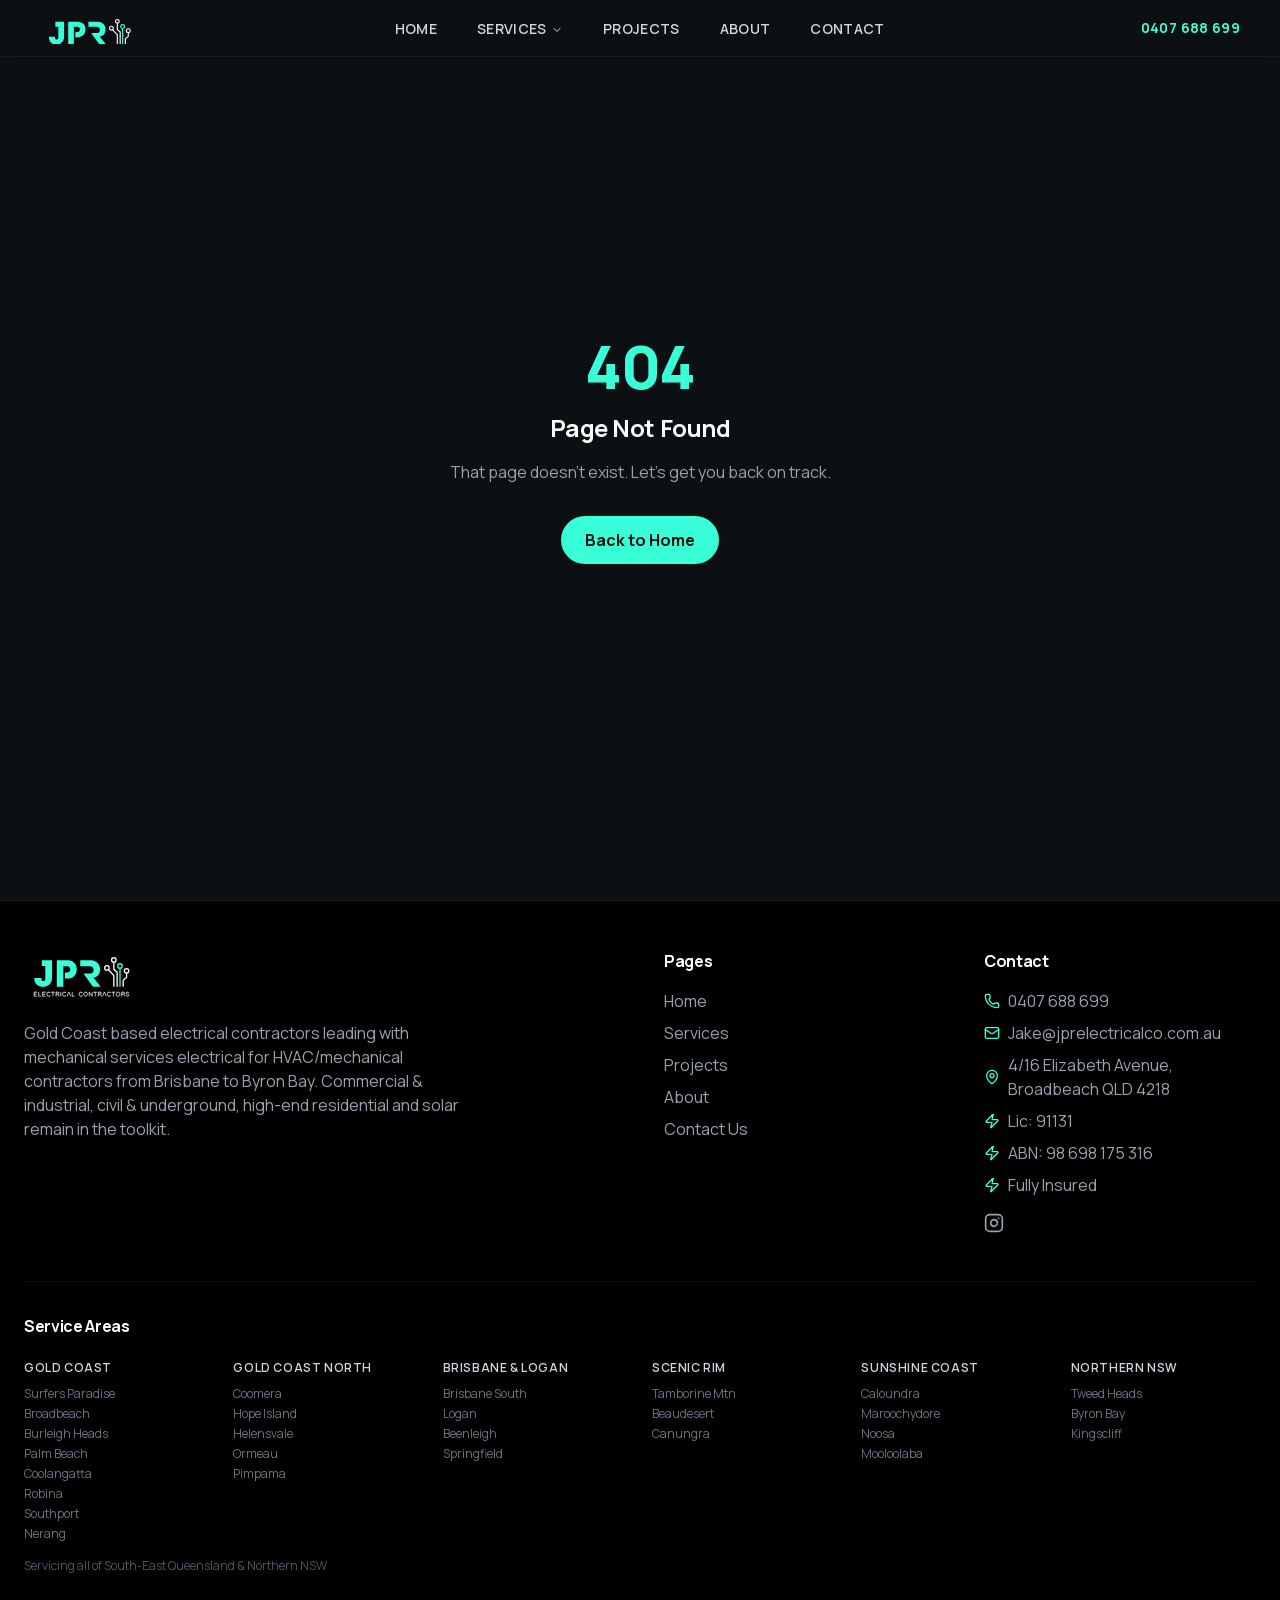
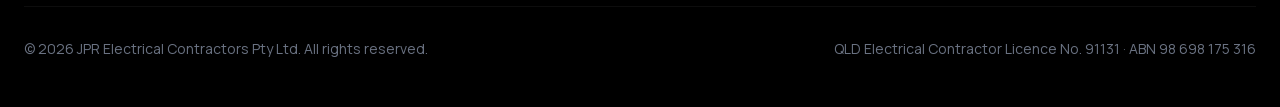
<file: 404/index.html>
<!DOCTYPE html><html lang="en" class="manrope_9aefac85-module__Jg6FdG__variable ibm_plex_mono_28411002-module__cjC0Ca__variable"><head><meta charSet="utf-8"/><meta name="viewport" content="width=device-width, initial-scale=1"/><link rel="preload" as="image" href="/images/jpr-logo.svg"/><link rel="stylesheet" href="/_next/static/chunks/3htl6lur6gde-.css" data-precedence="next"/><link rel="stylesheet" href="/_next/static/chunks/00we42fhna6il.css" data-precedence="next"/><link rel="preload" as="script" fetchPriority="low" href="/_next/static/chunks/0m0fzg31ety-o.js"/><script src="/_next/static/chunks/2ltu6slv52lqs.js" async=""></script><script src="/_next/static/chunks/2karxon71vs44.js" async=""></script><script src="/_next/static/chunks/39-39lz33ekq-.js" async=""></script><script src="/_next/static/chunks/turbopack-2h8odx8mivj-o.js" async=""></script><script src="/_next/static/chunks/1jrmgno87otpe.js" async=""></script><script src="/_next/static/chunks/2igjfnxvl0mip.js" async=""></script><script src="/_next/static/chunks/056mrzo64pegv.js" async=""></script><script src="/_next/static/chunks/02-u0i-9hi4c5.js" async=""></script><meta name="robots" content="noindex"/><meta name="next-size-adjust" content=""/><title>JPR Electrical | Mechanical Electrical Contractors — Gold Coast, Brisbane &amp; Byron Bay</title><meta name="description" content="JPR Electrical Contractors Pty Ltd — mechanical services electrical contractors for HVAC and mechanical contractors across Brisbane, the Gold Coast and Byron Bay. AC/FCU/CU power, controls, MSSBs, VSDs, isolators, plant rooms and commissioning, plus commercial, civil, residential and solar. QLD Lic. 91131."/><meta name="robots" content="index, follow"/><meta name="theme-color" content="#0E1214"/><link rel="canonical" href="https://jprelectricalco.com.au/"/><meta property="og:title" content="JPR Electrical | Mechanical Electrical Contractors — Gold Coast, Brisbane &amp; Byron Bay"/><meta property="og:description" content="Mechanical services electrical for HVAC contractors from Brisbane to Byron Bay — AC/FCU/CU power, controls, MSSBs, VSDs and commissioning. QLD Lic. 91131."/><meta property="og:image" content="https://jprelectricalco.com.au/opengraph.jpg"/><meta property="og:type" content="website"/><meta name="twitter:card" content="summary_large_image"/><meta name="twitter:title" content="JPR Electrical | Mechanical Electrical Contractors — Gold Coast, Brisbane &amp; Byron Bay"/><meta name="twitter:description" content="Mechanical services electrical for HVAC contractors from Brisbane to Byron Bay — AC/FCU/CU power, controls, MSSBs, VSDs and commissioning. QLD Lic. 91131."/><meta name="twitter:image" content="https://jprelectricalco.com.au/opengraph.jpg"/><link rel="icon" href="/favicon.ico"/><link rel="icon" href="/favicon-32x32.png" sizes="32x32" type="image/png"/><link rel="icon" href="/favicon-16x16.png" sizes="16x16" type="image/png"/><link rel="apple-touch-icon" href="/apple-touch-icon.png"/><script type="application/ld+json">{"@context":"https://schema.org","@type":["Electrician","LocalBusiness"],"name":"JPR Electrical Contractors Pty Ltd","description":"Gold Coast based licensed electrical contractors leading with mechanical services electrical for HVAC and mechanical contractors from Brisbane through the Gold Coast to Byron Bay, with commercial, civil, high-end residential and solar capability behind it.","url":"https://jprelectricalco.com.au","telephone":"+61407688699","email":"jake@jprelectricalco.com.au","address":{"@type":"PostalAddress","streetAddress":"4/16 Elizabeth Avenue","addressLocality":"Broadbeach","addressRegion":"QLD","postalCode":"4218","addressCountry":"AU"},"geo":{"@type":"GeoCoordinates","latitude":"-28.0167","longitude":"153.4000"},"areaServed":[{"@type":"City","name":"Gold Coast"},{"@type":"City","name":"Brisbane"},{"@type":"City","name":"Logan"},{"@type":"City","name":"Ipswich"},{"@type":"City","name":"Sunshine Coast"},{"@type":"City","name":"Scenic Rim"},{"@type":"City","name":"Tweed Heads"},{"@type":"City","name":"Byron Bay"}],"openingHoursSpecification":[{"@type":"OpeningHoursSpecification","dayOfWeek":["Monday","Tuesday","Wednesday","Thursday","Friday"],"opens":"07:30","closes":"17:00"},{"@type":"OpeningHoursSpecification","dayOfWeek":["Saturday"],"opens":"07:30","closes":"12:00"}],"hasOfferCatalog":{"@type":"OfferCatalog","name":"Electrical Services","itemListElement":[{"@type":"Offer","itemOffered":{"@type":"Service","name":"Mechanical Services Electrical"}},{"@type":"Offer","itemOffered":{"@type":"Service","name":"Commercial & Industrial Electrical"}},{"@type":"Offer","itemOffered":{"@type":"Service","name":"Civil & Underground Electrical Infrastructure"}},{"@type":"Offer","itemOffered":{"@type":"Service","name":"High-End Residential Electrical"}},{"@type":"Offer","itemOffered":{"@type":"Service","name":"Solar & Battery Storage"}}]},"priceRange":"$$","image":"https://jprelectricalco.com.au/opengraph.jpg","sameAs":["https://www.instagram.com/jpr_electrical_contractors","https://www.linkedin.com/in/jake-rice-801a6215b"],"identifier":"91131"}</script><script src="/_next/static/chunks/0cz1d0mv5g_q7.js" noModule=""></script></head><body class="font-sans antialiased bg-background text-foreground"><div hidden=""><!--$--><!--/$--></div><nav class="fixed top-0 left-0 right-0 z-50 transition-all duration-300 border-b border-white/5 backdrop-blur-md bg-transparent py-3"><div class="container mx-auto px-6 lg:px-10 flex items-center justify-between"><a class="block shrink-0 mr-8" href="/"><div class="h-8 overflow-hidden"><img src="/images/jpr-logo.svg" alt="JPR Electrical Contractors Pty Ltd" class="h-[150%] w-auto" style="object-fit:cover;object-position:left top"/></div></a><div class="hidden md:flex items-center justify-center flex-1"><nav aria-label="Main" data-orientation="horizontal" dir="ltr" class="relative z-10 flex max-w-max flex-1 items-center justify-center"><div style="position:relative"><ul data-orientation="horizontal" class="group flex flex-1 list-none items-center justify-center gap-10 space-x-0" dir="ltr"><li><a class="text-sm font-semibold tracking-wide uppercase whitespace-nowrap transition-colors text-gray-300 hover:text-primary" data-testid="link-nav-home" data-radix-collection-item="" href="/">Home</a></li><li><button id="radix-_R_idb_-trigger-radix-_R_16idb_" data-state="closed" aria-expanded="false" aria-controls="radix-_R_idb_-content-radix-_R_16idb_" class="group inline-flex w-max items-center justify-center focus:text-accent-foreground focus:outline-none disabled:pointer-events-none disabled:opacity-50 group text-sm font-semibold tracking-wide uppercase whitespace-nowrap transition-colors h-auto p-0 bg-transparent hover:bg-transparent focus:bg-transparent data-[state=open]:bg-transparent data-[state=open]:hover:bg-transparent data-[state=open]:focus:bg-transparent rounded-none text-gray-300 hover:text-primary data-[state=open]:text-primary" data-testid="button-nav-services" data-radix-collection-item="">Services<!-- --> <svg xmlns="http://www.w3.org/2000/svg" width="24" height="24" viewBox="0 0 24 24" fill="none" stroke="currentColor" stroke-width="2" stroke-linecap="round" stroke-linejoin="round" class="lucide lucide-chevron-down relative top-[1px] ml-1 h-3 w-3 transition duration-300 group-data-[state=open]:rotate-180" aria-hidden="true"><path d="m6 9 6 6 6-6"></path></svg></button></li><li><a class="text-sm font-semibold tracking-wide uppercase whitespace-nowrap transition-colors text-gray-300 hover:text-primary" data-testid="link-nav-projects" data-radix-collection-item="" href="/projects/">Projects</a></li><li><a class="text-sm font-semibold tracking-wide uppercase whitespace-nowrap transition-colors text-gray-300 hover:text-primary" data-testid="link-nav-about" data-radix-collection-item="" href="/about/">About</a></li><li><a class="text-sm font-semibold tracking-wide uppercase whitespace-nowrap transition-colors text-gray-300 hover:text-primary" data-testid="link-nav-contact" data-radix-collection-item="" href="/contact/">Contact</a></li></ul></div><div class="absolute left-0 top-full flex justify-center"></div></nav></div><div class="hidden md:flex items-center shrink-0 ml-8"><a href="tel:0407688699" class="text-primary font-bold text-sm tracking-wide hover:text-primary/80 transition-colors" data-testid="link-nav-phone">0407 688 699</a></div><button class="md:hidden text-white" data-testid="button-mobile-menu"><svg xmlns="http://www.w3.org/2000/svg" width="24" height="24" viewBox="0 0 24 24" fill="none" stroke="currentColor" stroke-width="2" stroke-linecap="round" stroke-linejoin="round" class="lucide lucide-menu" aria-hidden="true"><path d="M4 5h16"></path><path d="M4 12h16"></path><path d="M4 19h16"></path></svg></button></div></nav><div class="min-h-screen flex items-center justify-center bg-background"><div class="text-center px-6"><h1 class="text-6xl font-display font-extrabold text-primary mb-4">404</h1><h2 class="text-2xl font-display font-bold text-white mb-4">Page Not Found</h2><p class="text-gray-400 mb-8">That page doesn&#x27;t exist. Let&#x27;s get you back on track.</p><a class="inline-flex items-center gap-2 bg-primary text-primary-foreground font-bold px-6 py-3 rounded-full hover:bg-primary/90 transition-colors" href="/">Back to Home</a></div></div><!--$--><!--/$--><footer class="bg-black py-12 border-t border-white/10"><div class="container mx-auto px-6"><div class="grid md:grid-cols-4 gap-12 mb-12"><div class="col-span-1 md:col-span-2"><a class="block mb-4" href="/"><div class="h-14 "><img src="/images/jpr-logo.svg" alt="JPR Electrical Contractors Pty Ltd" class="h-full w-auto"/></div></a><p class="text-gray-400 max-w-md">Gold Coast based electrical contractors leading with mechanical services electrical for HVAC/mechanical contractors from Brisbane to Byron Bay. Commercial &amp; industrial, civil &amp; underground, high-end residential and solar remain in the toolkit.</p></div><div><h3 class="text-white font-bold mb-4">Pages</h3><ul class="space-y-2 text-gray-400"><li><a class="hover:text-primary transition-colors" data-testid="link-footer-home" href="/">Home</a></li><li><a class="hover:text-primary transition-colors" data-testid="link-footer-services" href="/services/">Services</a></li><li><a class="hover:text-primary transition-colors" data-testid="link-footer-projects" href="/projects/">Projects</a></li><li><a class="hover:text-primary transition-colors" data-testid="link-footer-about" href="/about/">About</a></li><li><a class="hover:text-primary transition-colors" data-testid="link-footer-contact" href="/contact/">Contact Us</a></li></ul></div><div><h3 class="text-white font-bold mb-4">Contact</h3><ul class="space-y-2 text-gray-400"><li class="flex items-center gap-2"><svg xmlns="http://www.w3.org/2000/svg" width="24" height="24" viewBox="0 0 24 24" fill="none" stroke="currentColor" stroke-width="2" stroke-linecap="round" stroke-linejoin="round" class="lucide lucide-phone w-4 h-4 text-primary shrink-0" aria-hidden="true"><path d="M13.832 16.568a1 1 0 0 0 1.213-.303l.355-.465A2 2 0 0 1 17 15h3a2 2 0 0 1 2 2v3a2 2 0 0 1-2 2A18 18 0 0 1 2 4a2 2 0 0 1 2-2h3a2 2 0 0 1 2 2v3a2 2 0 0 1-.8 1.6l-.468.351a1 1 0 0 0-.292 1.233 14 14 0 0 0 6.392 6.384"></path></svg><a href="tel:0407688699" class="hover:text-primary transition-colors" data-testid="link-footer-phone">0407 688 699</a></li><li class="flex items-center gap-2"><svg xmlns="http://www.w3.org/2000/svg" width="24" height="24" viewBox="0 0 24 24" fill="none" stroke="currentColor" stroke-width="2" stroke-linecap="round" stroke-linejoin="round" class="lucide lucide-mail w-4 h-4 text-primary shrink-0" aria-hidden="true"><path d="m22 7-8.991 5.727a2 2 0 0 1-2.009 0L2 7"></path><rect x="2" y="4" width="20" height="16" rx="2"></rect></svg><a href="mailto:Jake@jprelectricalco.com.au" class="hover:text-primary transition-colors" data-testid="link-footer-email">Jake@jprelectricalco.com.au</a></li><li class="flex items-center gap-2"><svg xmlns="http://www.w3.org/2000/svg" width="24" height="24" viewBox="0 0 24 24" fill="none" stroke="currentColor" stroke-width="2" stroke-linecap="round" stroke-linejoin="round" class="lucide lucide-map-pin w-4 h-4 text-primary shrink-0" aria-hidden="true"><path d="M20 10c0 4.993-5.539 10.193-7.399 11.799a1 1 0 0 1-1.202 0C9.539 20.193 4 14.993 4 10a8 8 0 0 1 16 0"></path><circle cx="12" cy="10" r="3"></circle></svg>4/16 Elizabeth Avenue, Broadbeach QLD 4218</li><li class="flex items-center gap-2"><svg xmlns="http://www.w3.org/2000/svg" width="24" height="24" viewBox="0 0 24 24" fill="none" stroke="currentColor" stroke-width="2" stroke-linecap="round" stroke-linejoin="round" class="lucide lucide-zap w-4 h-4 text-primary shrink-0" aria-hidden="true"><path d="M4 14a1 1 0 0 1-.78-1.63l9.9-10.2a.5.5 0 0 1 .86.46l-1.92 6.02A1 1 0 0 0 13 10h7a1 1 0 0 1 .78 1.63l-9.9 10.2a.5.5 0 0 1-.86-.46l1.92-6.02A1 1 0 0 0 11 14z"></path></svg>Lic: 91131</li><li class="flex items-center gap-2"><svg xmlns="http://www.w3.org/2000/svg" width="24" height="24" viewBox="0 0 24 24" fill="none" stroke="currentColor" stroke-width="2" stroke-linecap="round" stroke-linejoin="round" class="lucide lucide-zap w-4 h-4 text-primary shrink-0" aria-hidden="true"><path d="M4 14a1 1 0 0 1-.78-1.63l9.9-10.2a.5.5 0 0 1 .86.46l-1.92 6.02A1 1 0 0 0 13 10h7a1 1 0 0 1 .78 1.63l-9.9 10.2a.5.5 0 0 1-.86-.46l1.92-6.02A1 1 0 0 0 11 14z"></path></svg>ABN: 98 698 175 316</li><li class="flex items-center gap-2"><svg xmlns="http://www.w3.org/2000/svg" width="24" height="24" viewBox="0 0 24 24" fill="none" stroke="currentColor" stroke-width="2" stroke-linecap="round" stroke-linejoin="round" class="lucide lucide-zap w-4 h-4 text-primary shrink-0" aria-hidden="true"><path d="M4 14a1 1 0 0 1-.78-1.63l9.9-10.2a.5.5 0 0 1 .86.46l-1.92 6.02A1 1 0 0 0 13 10h7a1 1 0 0 1 .78 1.63l-9.9 10.2a.5.5 0 0 1-.86-.46l1.92-6.02A1 1 0 0 0 11 14z"></path></svg>Fully Insured</li><li class="flex gap-4 mt-4"><a href="https://www.instagram.com/jpr_electrical_contractors" target="_blank" rel="noopener noreferrer" class="text-gray-400 hover:text-white transition-colors" data-testid="link-footer-instagram"><svg xmlns="http://www.w3.org/2000/svg" width="24" height="24" viewBox="0 0 24 24" fill="none" stroke="currentColor" stroke-width="2" stroke-linecap="round" stroke-linejoin="round" class="lucide lucide-instagram w-5 h-5" aria-hidden="true"><rect width="20" height="20" x="2" y="2" rx="5" ry="5"></rect><path d="M16 11.37A4 4 0 1 1 12.63 8 4 4 0 0 1 16 11.37z"></path><line x1="17.5" x2="17.51" y1="6.5" y2="6.5"></line></svg></a></li></ul></div></div><div class="border-t border-white/5 pt-8 mb-8"><h3 class="text-white font-bold mb-4">Service Areas</h3><div class="grid grid-cols-2 sm:grid-cols-3 md:grid-cols-6 gap-6"><div><span class="text-gray-300 text-xs font-semibold uppercase tracking-wider">Gold Coast</span><div class="mt-2 space-y-1"><span class="block text-gray-500 text-xs hover:text-primary transition-colors cursor-default" data-testid="text-service-area-surfers-paradise">Surfers Paradise</span><span class="block text-gray-500 text-xs hover:text-primary transition-colors cursor-default" data-testid="text-service-area-broadbeach">Broadbeach</span><span class="block text-gray-500 text-xs hover:text-primary transition-colors cursor-default" data-testid="text-service-area-burleigh-heads">Burleigh Heads</span><span class="block text-gray-500 text-xs hover:text-primary transition-colors cursor-default" data-testid="text-service-area-palm-beach">Palm Beach</span><span class="block text-gray-500 text-xs hover:text-primary transition-colors cursor-default" data-testid="text-service-area-coolangatta">Coolangatta</span><span class="block text-gray-500 text-xs hover:text-primary transition-colors cursor-default" data-testid="text-service-area-robina">Robina</span><span class="block text-gray-500 text-xs hover:text-primary transition-colors cursor-default" data-testid="text-service-area-southport">Southport</span><span class="block text-gray-500 text-xs hover:text-primary transition-colors cursor-default" data-testid="text-service-area-nerang">Nerang</span></div></div><div><span class="text-gray-300 text-xs font-semibold uppercase tracking-wider">Gold Coast North</span><div class="mt-2 space-y-1"><span class="block text-gray-500 text-xs hover:text-primary transition-colors cursor-default" data-testid="text-service-area-coomera">Coomera</span><span class="block text-gray-500 text-xs hover:text-primary transition-colors cursor-default" data-testid="text-service-area-hope-island">Hope Island</span><span class="block text-gray-500 text-xs hover:text-primary transition-colors cursor-default" data-testid="text-service-area-helensvale">Helensvale</span><span class="block text-gray-500 text-xs hover:text-primary transition-colors cursor-default" data-testid="text-service-area-ormeau">Ormeau</span><span class="block text-gray-500 text-xs hover:text-primary transition-colors cursor-default" data-testid="text-service-area-pimpama">Pimpama</span></div></div><div><span class="text-gray-300 text-xs font-semibold uppercase tracking-wider">Brisbane &amp; Logan</span><div class="mt-2 space-y-1"><span class="block text-gray-500 text-xs hover:text-primary transition-colors cursor-default" data-testid="text-service-area-brisbane-south">Brisbane South</span><span class="block text-gray-500 text-xs hover:text-primary transition-colors cursor-default" data-testid="text-service-area-logan">Logan</span><span class="block text-gray-500 text-xs hover:text-primary transition-colors cursor-default" data-testid="text-service-area-beenleigh">Beenleigh</span><span class="block text-gray-500 text-xs hover:text-primary transition-colors cursor-default" data-testid="text-service-area-springfield">Springfield</span></div></div><div><span class="text-gray-300 text-xs font-semibold uppercase tracking-wider">Scenic Rim</span><div class="mt-2 space-y-1"><span class="block text-gray-500 text-xs hover:text-primary transition-colors cursor-default" data-testid="text-service-area-tamborine-mtn">Tamborine Mtn</span><span class="block text-gray-500 text-xs hover:text-primary transition-colors cursor-default" data-testid="text-service-area-beaudesert">Beaudesert</span><span class="block text-gray-500 text-xs hover:text-primary transition-colors cursor-default" data-testid="text-service-area-canungra">Canungra</span></div></div><div><span class="text-gray-300 text-xs font-semibold uppercase tracking-wider">Sunshine Coast</span><div class="mt-2 space-y-1"><span class="block text-gray-500 text-xs hover:text-primary transition-colors cursor-default" data-testid="text-service-area-caloundra">Caloundra</span><span class="block text-gray-500 text-xs hover:text-primary transition-colors cursor-default" data-testid="text-service-area-maroochydore">Maroochydore</span><span class="block text-gray-500 text-xs hover:text-primary transition-colors cursor-default" data-testid="text-service-area-noosa">Noosa</span><span class="block text-gray-500 text-xs hover:text-primary transition-colors cursor-default" data-testid="text-service-area-mooloolaba">Mooloolaba</span></div></div><div><span class="text-gray-300 text-xs font-semibold uppercase tracking-wider">Northern NSW</span><div class="mt-2 space-y-1"><span class="block text-gray-500 text-xs hover:text-primary transition-colors cursor-default" data-testid="text-service-area-tweed-heads">Tweed Heads</span><span class="block text-gray-500 text-xs hover:text-primary transition-colors cursor-default" data-testid="text-service-area-byron-bay">Byron Bay</span><span class="block text-gray-500 text-xs hover:text-primary transition-colors cursor-default" data-testid="text-service-area-kingscliff">Kingscliff</span></div></div></div><p class="text-gray-600 text-xs mt-4">Servicing all of South-East Queensland &amp; Northern NSW</p></div><div class="border-t border-white/5 pt-8 flex flex-col md:flex-row justify-between items-center gap-4 text-sm text-gray-500"><p>© <!-- -->2026<!-- --> JPR Electrical Contractors Pty Ltd. All rights reserved.</p><p>QLD Electrical Contractor Licence No. 91131 · ABN 98 698 175 316</p></div></div></footer><a href="tel:0407688699" class="fixed bottom-6 right-6 z-50 flex items-center gap-2 bg-primary text-primary-foreground font-bold px-5 py-3 rounded-full shadow-[0_0_20px_rgba(57,255,217,0.5)] hover:bg-primary/90 transition-all hover:scale-105 md:hidden" data-testid="button-sticky-call"><svg xmlns="http://www.w3.org/2000/svg" class="w-5 h-5" viewBox="0 0 24 24" fill="none" stroke="currentColor" stroke-width="2" stroke-linecap="round" stroke-linejoin="round"><path d="M22 16.92v3a2 2 0 0 1-2.18 2 19.79 19.79 0 0 1-8.63-3.07A19.5 19.5 0 0 1 4.69 12 19.79 19.79 0 0 1 1.58 3.41 2 2 0 0 1 3.55 1h3a2 2 0 0 1 2 1.72c.127.96.361 1.903.7 2.81a2 2 0 0 1-.45 2.11L7.91 8.5a16 16 0 0 0 5.59 5.59l.91-.91a2 2 0 0 1 2.11-.45c.907.339 1.85.573 2.81.7A2 2 0 0 1 22 16.92z"></path></svg>Call Now</a><div role="region" aria-label="Notifications (F8)" tabindex="-1" style="pointer-events:none"><ol tabindex="-1" class="fixed top-0 z-[100] flex max-h-screen w-full flex-col-reverse p-4 sm:bottom-0 sm:right-0 sm:top-auto sm:flex-col md:max-w-[420px]"></ol></div><script src="/_next/static/chunks/0m0fzg31ety-o.js" id="_R_" async=""></script><script>(self.__next_f=self.__next_f||[]).push([0])</script><script>self.__next_f.push([1,"1:\"$Sreact.fragment\"\n3:I[58024,[\"/_next/static/chunks/1jrmgno87otpe.js\",\"/_next/static/chunks/2igjfnxvl0mip.js\",\"/_next/static/chunks/056mrzo64pegv.js\",\"/_next/static/chunks/02-u0i-9hi4c5.js\"],\"MotionProvider\"]\n4:I[49040,[\"/_next/static/chunks/1jrmgno87otpe.js\",\"/_next/static/chunks/2igjfnxvl0mip.js\",\"/_next/static/chunks/056mrzo64pegv.js\",\"/_next/static/chunks/02-u0i-9hi4c5.js\"],\"Navbar\"]\n5:I[12869,[\"/_next/static/chunks/1jrmgno87otpe.js\",\"/_next/static/chunks/2igjfnxvl0mip.js\",\"/_next/static/chunks/056mrzo64pegv.js\",\"/_next/static/chunks/02-u0i-9hi4c5.js\"],\"default\"]\n6:I[76634,[\"/_next/static/chunks/1jrmgno87otpe.js\",\"/_next/static/chunks/2igjfnxvl0mip.js\",\"/_next/static/chunks/056mrzo64pegv.js\",\"/_next/static/chunks/02-u0i-9hi4c5.js\"],\"default\"]\n7:I[16246,[\"/_next/static/chunks/1jrmgno87otpe.js\",\"/_next/static/chunks/2igjfnxvl0mip.js\",\"/_next/static/chunks/056mrzo64pegv.js\",\"/_next/static/chunks/02-u0i-9hi4c5.js\"],\"\"]\nf:I[76857,[\"/_next/static/chunks/1jrmgno87otpe.js\",\"/_next/static/chunks/2igjfnxvl0mip.js\",\"/_next/static/chunks/056mrzo64pegv.js\",\"/_next/static/chunks/02-u0i-9hi4c5.js\"],\"default\",1]\n:HL[\"/_next/static/chunks/3htl6lur6gde-.css\",\"style\"]\n:HL[\"/_next/static/chunks/00we42fhna6il.css\",\"style\"]\n2:T6c0,"])</script><script>self.__next_f.push([1,"{\"@context\":\"https://schema.org\",\"@type\":[\"Electrician\",\"LocalBusiness\"],\"name\":\"JPR Electrical Contractors Pty Ltd\",\"description\":\"Gold Coast based licensed electrical contractors leading with mechanical services electrical for HVAC and mechanical contractors from Brisbane through the Gold Coast to Byron Bay, with commercial, civil, high-end residential and solar capability behind it.\",\"url\":\"https://jprelectricalco.com.au\",\"telephone\":\"+61407688699\",\"email\":\"jake@jprelectricalco.com.au\",\"address\":{\"@type\":\"PostalAddress\",\"streetAddress\":\"4/16 Elizabeth Avenue\",\"addressLocality\":\"Broadbeach\",\"addressRegion\":\"QLD\",\"postalCode\":\"4218\",\"addressCountry\":\"AU\"},\"geo\":{\"@type\":\"GeoCoordinates\",\"latitude\":\"-28.0167\",\"longitude\":\"153.4000\"},\"areaServed\":[{\"@type\":\"City\",\"name\":\"Gold Coast\"},{\"@type\":\"City\",\"name\":\"Brisbane\"},{\"@type\":\"City\",\"name\":\"Logan\"},{\"@type\":\"City\",\"name\":\"Ipswich\"},{\"@type\":\"City\",\"name\":\"Sunshine Coast\"},{\"@type\":\"City\",\"name\":\"Scenic Rim\"},{\"@type\":\"City\",\"name\":\"Tweed Heads\"},{\"@type\":\"City\",\"name\":\"Byron Bay\"}],\"openingHoursSpecification\":{\"@type\":\"OpeningHoursSpecification\",\"dayOfWeek\":[\"Monday\",\"Tuesday\",\"Wednesday\",\"Thursday\",\"Friday\",\"Saturday\"],\"opens\":\"07:00\",\"closes\":\"17:00\"},\"hasOfferCatalog\":{\"@type\":\"OfferCatalog\",\"name\":\"Electrical Services\",\"itemListElement\":[{\"@type\":\"Offer\",\"itemOffered\":{\"@type\":\"Service\",\"name\":\"Mechanical Services Electrical\"}},{\"@type\":\"Offer\",\"itemOffered\":{\"@type\":\"Service\",\"name\":\"Commercial \u0026 Industrial Electrical\"}},{\"@type\":\"Offer\",\"itemOffered\":{\"@type\":\"Service\",\"name\":\"Civil \u0026 Underground Electrical Infrastructure\"}},{\"@type\":\"Offer\",\"itemOffered\":{\"@type\":\"Service\",\"name\":\"High-End Residential Electrical\"}},{\"@type\":\"Offer\",\"itemOffered\":{\"@type\":\"Service\",\"name\":\"Solar \u0026 Battery Storage\"}}]},\"priceRange\":\"$$\",\"image\":\"https://jprelectricalco.com.au/opengraph.jpg\",\"sameAs\":[\"https://www.instagram.com/jpr_electrical_contractors\",\"https://www.linkedin.com/in/jake-rice-801a6215b\"],\"identifier\":\"91131\"}"])</script><script>self.__next_f.push([1,"0:{\"P\":null,\"c\":[\"\",\"_not-found\",\"\"],\"q\":\"\",\"i\":false,\"f\":[[[\"\",{\"children\":[\"/_not-found\",{\"children\":[\"__PAGE__\",{}]}]},\"$undefined\",\"$undefined\",16],[[\"$\",\"$1\",\"c\",{\"children\":[[[\"$\",\"link\",\"0\",{\"rel\":\"stylesheet\",\"href\":\"/_next/static/chunks/3htl6lur6gde-.css\",\"precedence\":\"next\",\"crossOrigin\":\"$undefined\",\"nonce\":\"$undefined\"}],[\"$\",\"link\",\"1\",{\"rel\":\"stylesheet\",\"href\":\"/_next/static/chunks/00we42fhna6il.css\",\"precedence\":\"next\",\"crossOrigin\":\"$undefined\",\"nonce\":\"$undefined\"}],[\"$\",\"script\",\"script-0\",{\"src\":\"/_next/static/chunks/1jrmgno87otpe.js\",\"async\":true,\"nonce\":\"$undefined\"}],[\"$\",\"script\",\"script-1\",{\"src\":\"/_next/static/chunks/2igjfnxvl0mip.js\",\"async\":true,\"nonce\":\"$undefined\"}],[\"$\",\"script\",\"script-2\",{\"src\":\"/_next/static/chunks/056mrzo64pegv.js\",\"async\":true,\"nonce\":\"$undefined\"}],[\"$\",\"script\",\"script-3\",{\"src\":\"/_next/static/chunks/02-u0i-9hi4c5.js\",\"async\":true,\"nonce\":\"$undefined\"}]],[\"$\",\"html\",null,{\"lang\":\"en\",\"className\":\"manrope_9aefac85-module__Jg6FdG__variable ibm_plex_mono_28411002-module__cjC0Ca__variable\",\"children\":[[\"$\",\"head\",null,{\"children\":[\"$\",\"script\",null,{\"type\":\"application/ld+json\",\"dangerouslySetInnerHTML\":{\"__html\":\"$2\"}}]}],[\"$\",\"body\",null,{\"className\":\"font-sans antialiased bg-background text-foreground\",\"children\":[\"$\",\"$L3\",null,{\"children\":[[\"$\",\"$L4\",null,{}],[\"$\",\"$L5\",null,{\"parallelRouterKey\":\"children\",\"error\":\"$undefined\",\"errorStyles\":\"$undefined\",\"errorScripts\":\"$undefined\",\"template\":[\"$\",\"$L6\",null,{}],\"templateStyles\":\"$undefined\",\"templateScripts\":\"$undefined\",\"notFound\":[[\"$\",\"div\",null,{\"className\":\"min-h-screen flex items-center justify-center bg-background\",\"children\":[\"$\",\"div\",null,{\"className\":\"text-center px-6\",\"children\":[[\"$\",\"h1\",null,{\"className\":\"text-6xl font-display font-extrabold text-primary mb-4\",\"children\":\"404\"}],[\"$\",\"h2\",null,{\"className\":\"text-2xl font-display font-bold text-white mb-4\",\"children\":\"Page Not Found\"}],[\"$\",\"p\",null,{\"className\":\"text-gray-400 mb-8\",\"children\":\"That page doesn't exist. Let's get you back on track.\"}],[\"$\",\"$L7\",null,{\"href\":\"/\",\"className\":\"inline-flex items-center gap-2 bg-primary text-primary-foreground font-bold px-6 py-3 rounded-full hover:bg-primary/90 transition-colors\",\"children\":\"Back to Home\"}]]}]}],[]],\"forbidden\":\"$undefined\",\"unauthorized\":\"$undefined\"}],\"$L8\",\"$L9\",\"$La\"]}]}]]}]]}],{\"children\":[\"$Lb\",{\"children\":[\"$Lc\",{},null,false,null]},null,false,\"$@d\"]},null,false,null],\"$Le\",false]],\"m\":\"$undefined\",\"G\":[\"$f\",[\"$L10\",\"$L11\"]],\"S\":true,\"h\":null,\"s\":\"$undefined\",\"l\":\"$undefined\",\"p\":\"$undefined\",\"d\":\"$undefined\",\"b\":\"_yiudvY6kYo18Xysl_Syz\"}\n"])</script><script>self.__next_f.push([1,"17:I[34735,[\"/_next/static/chunks/1jrmgno87otpe.js\",\"/_next/static/chunks/2igjfnxvl0mip.js\",\"/_next/static/chunks/056mrzo64pegv.js\",\"/_next/static/chunks/02-u0i-9hi4c5.js\"],\"Toaster\"]\n18:I[23797,[\"/_next/static/chunks/1jrmgno87otpe.js\",\"/_next/static/chunks/2igjfnxvl0mip.js\",\"/_next/static/chunks/056mrzo64pegv.js\",\"/_next/static/chunks/02-u0i-9hi4c5.js\"],\"OutletBoundary\"]\n19:\"$Sreact.suspense\"\n1c:I[23797,[\"/_next/static/chunks/1jrmgno87otpe.js\",\"/_next/static/chunks/2igjfnxvl0mip.js\",\"/_next/static/chunks/056mrzo64pegv.js\",\"/_next/static/chunks/02-u0i-9hi4c5.js\"],\"ViewportBoundary\"]\n1e:I[23797,[\"/_next/static/chunks/1jrmgno87otpe.js\",\"/_next/static/chunks/2igjfnxvl0mip.js\",\"/_next/static/chunks/056mrzo64pegv.js\",\"/_next/static/chunks/02-u0i-9hi4c5.js\"],\"MetadataBoundary\"]\n:HL[\"/images/jpr-logo.svg\",\"image\"]\n"])</script><script>self.__next_f.push([1,"8:[\"$\",\"footer\",null,{\"className\":\"bg-black py-12 border-t border-white/10\",\"children\":[\"$\",\"div\",null,{\"className\":\"container mx-auto px-6\",\"children\":[[\"$\",\"div\",null,{\"className\":\"grid md:grid-cols-4 gap-12 mb-12\",\"children\":[[\"$\",\"div\",null,{\"className\":\"col-span-1 md:col-span-2\",\"children\":[[\"$\",\"$L7\",null,{\"href\":\"/\",\"className\":\"block mb-4\",\"children\":[\"$\",\"div\",null,{\"className\":\"h-14 \",\"children\":[\"$\",\"img\",null,{\"src\":\"/images/jpr-logo.svg\",\"alt\":\"JPR Electrical Contractors Pty Ltd\",\"className\":\"h-full w-auto\",\"style\":\"$undefined\"}]}]}],[\"$\",\"p\",null,{\"className\":\"text-gray-400 max-w-md\",\"children\":\"Gold Coast based electrical contractors leading with mechanical services electrical for HVAC/mechanical contractors from Brisbane to Byron Bay. Commercial \u0026 industrial, civil \u0026 underground, high-end residential and solar remain in the toolkit.\"}]]}],[\"$\",\"div\",null,{\"children\":[[\"$\",\"h3\",null,{\"className\":\"text-white font-bold mb-4\",\"children\":\"Pages\"}],[\"$\",\"ul\",null,{\"className\":\"space-y-2 text-gray-400\",\"children\":[[\"$\",\"li\",null,{\"children\":[\"$\",\"$L7\",null,{\"href\":\"/\",\"className\":\"hover:text-primary transition-colors\",\"data-testid\":\"link-footer-home\",\"children\":\"Home\"}]}],[\"$\",\"li\",null,{\"children\":[\"$\",\"$L7\",null,{\"href\":\"/services\",\"className\":\"hover:text-primary transition-colors\",\"data-testid\":\"link-footer-services\",\"children\":\"Services\"}]}],[\"$\",\"li\",null,{\"children\":[\"$\",\"$L7\",null,{\"href\":\"/projects\",\"className\":\"hover:text-primary transition-colors\",\"data-testid\":\"link-footer-projects\",\"children\":\"Projects\"}]}],[\"$\",\"li\",null,{\"children\":[\"$\",\"$L7\",null,{\"href\":\"/contact\",\"className\":\"hover:text-primary transition-colors\",\"data-testid\":\"link-footer-contact\",\"children\":\"Contact Us\"}]}]]}]]}],[\"$\",\"div\",null,{\"children\":[[\"$\",\"h3\",null,{\"className\":\"text-white font-bold mb-4\",\"children\":\"Contact\"}],[\"$\",\"ul\",null,{\"className\":\"space-y-2 text-gray-400\",\"children\":[[\"$\",\"li\",null,{\"className\":\"flex items-center gap-2\",\"children\":[[\"$\",\"svg\",null,{\"ref\":\"$undefined\",\"xmlns\":\"http://www.w3.org/2000/svg\",\"width\":24,\"height\":24,\"viewBox\":\"0 0 24 24\",\"fill\":\"none\",\"stroke\":\"currentColor\",\"strokeWidth\":2,\"strokeLinecap\":\"round\",\"strokeLinejoin\":\"round\",\"className\":\"lucide lucide-phone w-4 h-4 text-primary shrink-0\",\"aria-hidden\":\"true\",\"children\":[[\"$\",\"path\",\"9njp5v\",{\"d\":\"M13.832 16.568a1 1 0 0 0 1.213-.303l.355-.465A2 2 0 0 1 17 15h3a2 2 0 0 1 2 2v3a2 2 0 0 1-2 2A18 18 0 0 1 2 4a2 2 0 0 1 2-2h3a2 2 0 0 1 2 2v3a2 2 0 0 1-.8 1.6l-.468.351a1 1 0 0 0-.292 1.233 14 14 0 0 0 6.392 6.384\"}],\"$undefined\"]}],[\"$\",\"a\",null,{\"href\":\"tel:0407688699\",\"className\":\"hover:text-primary transition-colors\",\"data-testid\":\"link-footer-phone\",\"children\":\"0407 688 699\"}]]}],[\"$\",\"li\",null,{\"className\":\"flex items-center gap-2\",\"children\":[[\"$\",\"svg\",null,{\"ref\":\"$undefined\",\"xmlns\":\"http://www.w3.org/2000/svg\",\"width\":24,\"height\":24,\"viewBox\":\"0 0 24 24\",\"fill\":\"none\",\"stroke\":\"currentColor\",\"strokeWidth\":2,\"strokeLinecap\":\"round\",\"strokeLinejoin\":\"round\",\"className\":\"lucide lucide-mail w-4 h-4 text-primary shrink-0\",\"aria-hidden\":\"true\",\"children\":[[\"$\",\"path\",\"132q7q\",{\"d\":\"m22 7-8.991 5.727a2 2 0 0 1-2.009 0L2 7\"}],[\"$\",\"rect\",\"izxlao\",{\"x\":\"2\",\"y\":\"4\",\"width\":\"20\",\"height\":\"16\",\"rx\":\"2\"}],\"$undefined\"]}],[\"$\",\"a\",null,{\"href\":\"mailto:Jake@jprelectricalco.com.au\",\"className\":\"hover:text-primary transition-colors\",\"data-testid\":\"link-footer-email\",\"children\":\"Jake@jprelectricalco.com.au\"}]]}],[\"$\",\"li\",null,{\"className\":\"flex items-center gap-2\",\"children\":[[\"$\",\"svg\",null,{\"ref\":\"$undefined\",\"xmlns\":\"http://www.w3.org/2000/svg\",\"width\":24,\"height\":24,\"viewBox\":\"0 0 24 24\",\"fill\":\"none\",\"stroke\":\"currentColor\",\"strokeWidth\":2,\"strokeLinecap\":\"round\",\"strokeLinejoin\":\"round\",\"className\":\"lucide lucide-map-pin w-4 h-4 text-primary shrink-0\",\"aria-hidden\":\"true\",\"children\":[[\"$\",\"path\",\"1r0f0z\",{\"d\":\"M20 10c0 4.993-5.539 10.193-7.399 11.799a1 1 0 0 1-1.202 0C9.539 20.193 4 14.993 4 10a8 8 0 0 1 16 0\"}],[\"$\",\"circle\",\"ilqhr7\",{\"cx\":\"12\",\"cy\":\"10\",\"r\":\"3\"}],\"$undefined\"]}],\"4/16 Elizabeth Avenue, Broadbeach QLD 4218\"]}],[\"$\",\"li\",null,{\"className\":\"flex items-center gap-2\",\"children\":[[\"$\",\"svg\",null,{\"ref\":\"$undefined\",\"xmlns\":\"http://www.w3.org/2000/svg\",\"width\":24,\"height\":24,\"viewBox\":\"0 0 24 24\",\"fill\":\"none\",\"stroke\":\"currentColor\",\"strokeWidth\":2,\"strokeLinecap\":\"round\",\"strokeLinejoin\":\"round\",\"className\":\"lucide lucide-zap w-4 h-4 text-primary shrink-0\",\"aria-hidden\":\"true\",\"children\":[[\"$\",\"path\",\"1xq2db\",{\"d\":\"M4 14a1 1 0 0 1-.78-1.63l9.9-10.2a.5.5 0 0 1 .86.46l-1.92 6.02A1 1 0 0 0 13 10h7a1 1 0 0 1 .78 1.63l-9.9 10.2a.5.5 0 0 1-.86-.46l1.92-6.02A1 1 0 0 0 11 14z\"}],\"$undefined\"]}],\"Lic: 91131\"]}],\"$L12\",\"$L13\",\"$L14\"]}]]}]]}],\"$L15\",\"$L16\"]}]}]\n"])</script><script>self.__next_f.push([1,"9:[\"$\",\"a\",null,{\"href\":\"tel:0407688699\",\"className\":\"fixed bottom-6 right-6 z-50 flex items-center gap-2 bg-primary text-primary-foreground font-bold px-5 py-3 rounded-full shadow-[0_0_20px_rgba(57,255,217,0.5)] hover:bg-primary/90 transition-all hover:scale-105 md:hidden\",\"data-testid\":\"button-sticky-call\",\"children\":[[\"$\",\"svg\",null,{\"xmlns\":\"http://www.w3.org/2000/svg\",\"className\":\"w-5 h-5\",\"viewBox\":\"0 0 24 24\",\"fill\":\"none\",\"stroke\":\"currentColor\",\"strokeWidth\":\"2\",\"strokeLinecap\":\"round\",\"strokeLinejoin\":\"round\",\"children\":[\"$\",\"path\",null,{\"d\":\"M22 16.92v3a2 2 0 0 1-2.18 2 19.79 19.79 0 0 1-8.63-3.07A19.5 19.5 0 0 1 4.69 12 19.79 19.79 0 0 1 1.58 3.41 2 2 0 0 1 3.55 1h3a2 2 0 0 1 2 1.72c.127.96.361 1.903.7 2.81a2 2 0 0 1-.45 2.11L7.91 8.5a16 16 0 0 0 5.59 5.59l.91-.91a2 2 0 0 1 2.11-.45c.907.339 1.85.573 2.81.7A2 2 0 0 1 22 16.92z\"}]}],\"Call Now\"]}]\na:[\"$\",\"$L17\",null,{}]\nb:[\"$\",\"$1\",\"c\",{\"children\":[null,[\"$\",\"$L5\",null,{\"parallelRouterKey\":\"children\",\"error\":\"$undefined\",\"errorStyles\":\"$undefined\",\"errorScripts\":\"$undefined\",\"template\":[\"$\",\"$L6\",null,{}],\"templateStyles\":\"$undefined\",\"templateScripts\":\"$undefined\",\"notFound\":\"$undefined\",\"forbidden\":\"$undefined\",\"unauthorized\":\"$undefined\"}]]}]\nc:[\"$\",\"$1\",\"c\",{\"children\":[[\"$\",\"div\",null,{\"className\":\"min-h-screen flex items-center justify-center bg-background\",\"children\":[\"$\",\"div\",null,{\"className\":\"text-center px-6\",\"children\":[[\"$\",\"h1\",null,{\"className\":\"text-6xl font-display font-extrabold text-primary mb-4\",\"children\":\"404\"}],[\"$\",\"h2\",null,{\"className\":\"text-2xl font-display font-bold text-white mb-4\",\"children\":\"Page Not Found\"}],[\"$\",\"p\",null,{\"className\":\"text-gray-400 mb-8\",\"children\":\"That page doesn't exist. Let's get you back on track.\"}],[\"$\",\"$L7\",null,{\"href\":\"/\",\"className\":\"inline-flex items-center gap-2 bg-primary text-primary-foreground font-bold px-6 py-3 rounded-full hover:bg-primary/90 transition-colors\",\"children\":\"Back to Home\"}]]}]}],null,[\"$\",\"$L18\",null,{\"children\":[\"$\",\"$19\",null,{\"name\":\"Next.MetadataOutlet\",\"children\":\"$@1a\"}]}]]}]\n1b:[]\nd:\"$W1b\"\ne:[\"$\",\"$1\",\"h\",{\"children\":[[\"$\",\"meta\",null,{\"name\":\"robots\",\"content\":\"noindex\"}],[\"$\",\"$L1c\",null,{\"children\":\"$L1d\"}],[\"$\",\"div\",null,{\"hidden\":true,\"children\":[\"$\",\"$L1e\",null,{\"children\":[\"$\",\"$19\",null,{\"name\":\"Next.Metadata\",\"children\":\"$L1f\"}]}]}],[\"$\",\"meta\",null,{\"name\":\"next-size-adjust\",\"content\":\"\"}]]}]\n10:[\"$\",\"link\",\"0\",{\"rel\":\"stylesheet\",\"href\":\"/_next/static/chunks/3htl6lur6gde-.css\",\"precedence\":\"next\",\"crossOrigin\":\"$undefined\",\"nonce\":\"$undefined\"}]\n11:[\"$\",\"link\",\"1\",{\"rel\":\"stylesheet\",\"href\":\"/_next/static/chunks/00we42fhna6il.css\",\"precedence\":\"next\",\"crossOrigin\":\"$undefined\",\"nonce\":\"$undefined\"}]\n"])</script><script>self.__next_f.push([1,"12:[\"$\",\"li\",null,{\"className\":\"flex items-center gap-2\",\"children\":[[\"$\",\"svg\",null,{\"ref\":\"$undefined\",\"xmlns\":\"http://www.w3.org/2000/svg\",\"width\":24,\"height\":24,\"viewBox\":\"0 0 24 24\",\"fill\":\"none\",\"stroke\":\"currentColor\",\"strokeWidth\":2,\"strokeLinecap\":\"round\",\"strokeLinejoin\":\"round\",\"className\":\"lucide lucide-zap w-4 h-4 text-primary shrink-0\",\"aria-hidden\":\"true\",\"children\":[[\"$\",\"path\",\"1xq2db\",{\"d\":\"M4 14a1 1 0 0 1-.78-1.63l9.9-10.2a.5.5 0 0 1 .86.46l-1.92 6.02A1 1 0 0 0 13 10h7a1 1 0 0 1 .78 1.63l-9.9 10.2a.5.5 0 0 1-.86-.46l1.92-6.02A1 1 0 0 0 11 14z\"}],\"$undefined\"]}],\"ABN: 98 698 175 316\"]}]\n13:[\"$\",\"li\",null,{\"className\":\"flex items-center gap-2\",\"children\":[[\"$\",\"svg\",null,{\"ref\":\"$undefined\",\"xmlns\":\"http://www.w3.org/2000/svg\",\"width\":24,\"height\":24,\"viewBox\":\"0 0 24 24\",\"fill\":\"none\",\"stroke\":\"currentColor\",\"strokeWidth\":2,\"strokeLinecap\":\"round\",\"strokeLinejoin\":\"round\",\"className\":\"lucide lucide-zap w-4 h-4 text-primary shrink-0\",\"aria-hidden\":\"true\",\"children\":[[\"$\",\"path\",\"1xq2db\",{\"d\":\"M4 14a1 1 0 0 1-.78-1.63l9.9-10.2a.5.5 0 0 1 .86.46l-1.92 6.02A1 1 0 0 0 13 10h7a1 1 0 0 1 .78 1.63l-9.9 10.2a.5.5 0 0 1-.86-.46l1.92-6.02A1 1 0 0 0 11 14z\"}],\"$undefined\"]}],\"Fully Insured\"]}]\n14:[\"$\",\"li\",null,{\"className\":\"flex gap-4 mt-4\",\"children\":[\"$\",\"a\",null,{\"href\":\"https://www.instagram.com/jpr_electrical_contractors\",\"target\":\"_blank\",\"rel\":\"noopener noreferrer\",\"className\":\"text-gray-400 hover:text-white transition-colors\",\"data-testid\":\"link-footer-instagram\",\"children\":[\"$\",\"svg\",null,{\"ref\":\"$undefined\",\"xmlns\":\"http://www.w3.org/2000/svg\",\"width\":24,\"height\":24,\"viewBox\":\"0 0 24 24\",\"fill\":\"none\",\"stroke\":\"currentColor\",\"strokeWidth\":2,\"strokeLinecap\":\"round\",\"strokeLinejoin\":\"round\",\"className\":\"lucide lucide-instagram w-5 h-5\",\"aria-hidden\":\"true\",\"children\":[[\"$\",\"rect\",\"2e1cvw\",{\"width\":\"20\",\"height\":\"20\",\"x\":\"2\",\"y\":\"2\",\"rx\":\"5\",\"ry\":\"5\"}],[\"$\",\"path\",\"9exkf1\",{\"d\":\"M16 11.37A4 4 0 1 1 12.63 8 4 4 0 0 1 16 11.37z\"}],[\"$\",\"line\",\"r4j83e\",{\"x1\":\"17.5\",\"x2\":\"17.51\",\"y1\":\"6.5\",\"y2\":\"6.5\"}],\"$undefined\"]}]}]}]\n"])</script><script>self.__next_f.push([1,"15:[\"$\",\"div\",null,{\"className\":\"border-t border-white/5 pt-8 mb-8\",\"children\":[[\"$\",\"h3\",null,{\"className\":\"text-white font-bold mb-4\",\"children\":\"Service Areas\"}],[\"$\",\"div\",null,{\"className\":\"grid grid-cols-2 sm:grid-cols-3 md:grid-cols-6 gap-6\",\"children\":[[\"$\",\"div\",\"Gold Coast\",{\"children\":[[\"$\",\"span\",null,{\"className\":\"text-gray-300 text-xs font-semibold uppercase tracking-wider\",\"children\":\"Gold Coast\"}],[\"$\",\"div\",null,{\"className\":\"mt-2 space-y-1\",\"children\":[[\"$\",\"span\",\"Surfers Paradise\",{\"className\":\"block text-gray-500 text-xs hover:text-primary transition-colors cursor-default\",\"data-testid\":\"text-service-area-surfers-paradise\",\"children\":\"Surfers Paradise\"}],[\"$\",\"span\",\"Broadbeach\",{\"className\":\"block text-gray-500 text-xs hover:text-primary transition-colors cursor-default\",\"data-testid\":\"text-service-area-broadbeach\",\"children\":\"Broadbeach\"}],[\"$\",\"span\",\"Burleigh Heads\",{\"className\":\"block text-gray-500 text-xs hover:text-primary transition-colors cursor-default\",\"data-testid\":\"text-service-area-burleigh-heads\",\"children\":\"Burleigh Heads\"}],[\"$\",\"span\",\"Palm Beach\",{\"className\":\"block text-gray-500 text-xs hover:text-primary transition-colors cursor-default\",\"data-testid\":\"text-service-area-palm-beach\",\"children\":\"Palm Beach\"}],[\"$\",\"span\",\"Coolangatta\",{\"className\":\"block text-gray-500 text-xs hover:text-primary transition-colors cursor-default\",\"data-testid\":\"text-service-area-coolangatta\",\"children\":\"Coolangatta\"}],[\"$\",\"span\",\"Robina\",{\"className\":\"block text-gray-500 text-xs hover:text-primary transition-colors cursor-default\",\"data-testid\":\"text-service-area-robina\",\"children\":\"Robina\"}],[\"$\",\"span\",\"Southport\",{\"className\":\"block text-gray-500 text-xs hover:text-primary transition-colors cursor-default\",\"data-testid\":\"text-service-area-southport\",\"children\":\"Southport\"}],[\"$\",\"span\",\"Nerang\",{\"className\":\"block text-gray-500 text-xs hover:text-primary transition-colors cursor-default\",\"data-testid\":\"text-service-area-nerang\",\"children\":\"Nerang\"}]]}]]}],[\"$\",\"div\",\"Gold Coast North\",{\"children\":[[\"$\",\"span\",null,{\"className\":\"text-gray-300 text-xs font-semibold uppercase tracking-wider\",\"children\":\"Gold Coast North\"}],[\"$\",\"div\",null,{\"className\":\"mt-2 space-y-1\",\"children\":[[\"$\",\"span\",\"Coomera\",{\"className\":\"block text-gray-500 text-xs hover:text-primary transition-colors cursor-default\",\"data-testid\":\"text-service-area-coomera\",\"children\":\"Coomera\"}],[\"$\",\"span\",\"Hope Island\",{\"className\":\"block text-gray-500 text-xs hover:text-primary transition-colors cursor-default\",\"data-testid\":\"text-service-area-hope-island\",\"children\":\"Hope Island\"}],[\"$\",\"span\",\"Helensvale\",{\"className\":\"block text-gray-500 text-xs hover:text-primary transition-colors cursor-default\",\"data-testid\":\"text-service-area-helensvale\",\"children\":\"Helensvale\"}],[\"$\",\"span\",\"Ormeau\",{\"className\":\"block text-gray-500 text-xs hover:text-primary transition-colors cursor-default\",\"data-testid\":\"text-service-area-ormeau\",\"children\":\"Ormeau\"}],[\"$\",\"span\",\"Pimpama\",{\"className\":\"block text-gray-500 text-xs hover:text-primary transition-colors cursor-default\",\"data-testid\":\"text-service-area-pimpama\",\"children\":\"Pimpama\"}]]}]]}],[\"$\",\"div\",\"Brisbane \u0026 Logan\",{\"children\":[[\"$\",\"span\",null,{\"className\":\"text-gray-300 text-xs font-semibold uppercase tracking-wider\",\"children\":\"Brisbane \u0026 Logan\"}],[\"$\",\"div\",null,{\"className\":\"mt-2 space-y-1\",\"children\":[[\"$\",\"span\",\"Brisbane South\",{\"className\":\"block text-gray-500 text-xs hover:text-primary transition-colors cursor-default\",\"data-testid\":\"text-service-area-brisbane-south\",\"children\":\"Brisbane South\"}],[\"$\",\"span\",\"Logan\",{\"className\":\"block text-gray-500 text-xs hover:text-primary transition-colors cursor-default\",\"data-testid\":\"text-service-area-logan\",\"children\":\"Logan\"}],[\"$\",\"span\",\"Beenleigh\",{\"className\":\"block text-gray-500 text-xs hover:text-primary transition-colors cursor-default\",\"data-testid\":\"text-service-area-beenleigh\",\"children\":\"Beenleigh\"}],\"$L20\"]}]]}],\"$L21\",\"$L22\",\"$L23\"]}],\"$L24\"]}]\n"])</script><script>self.__next_f.push([1,"16:[\"$\",\"div\",null,{\"className\":\"border-t border-white/5 pt-8 flex flex-col md:flex-row justify-between items-center gap-4 text-sm text-gray-500\",\"children\":[[\"$\",\"p\",null,{\"children\":[\"© \",2026,\" JPR Electrical Contractors Pty Ltd. All rights reserved.\"]}],[\"$\",\"p\",null,{\"children\":\"QLD Electrical Contractor Licence No. 91131 · ABN 98 698 175 316\"}]]}]\n"])</script><script>self.__next_f.push([1,"20:[\"$\",\"span\",\"Springfield\",{\"className\":\"block text-gray-500 text-xs hover:text-primary transition-colors cursor-default\",\"data-testid\":\"text-service-area-springfield\",\"children\":\"Springfield\"}]\n21:[\"$\",\"div\",\"Scenic Rim\",{\"children\":[[\"$\",\"span\",null,{\"className\":\"text-gray-300 text-xs font-semibold uppercase tracking-wider\",\"children\":\"Scenic Rim\"}],[\"$\",\"div\",null,{\"className\":\"mt-2 space-y-1\",\"children\":[[\"$\",\"span\",\"Tamborine Mtn\",{\"className\":\"block text-gray-500 text-xs hover:text-primary transition-colors cursor-default\",\"data-testid\":\"text-service-area-tamborine-mtn\",\"children\":\"Tamborine Mtn\"}],[\"$\",\"span\",\"Beaudesert\",{\"className\":\"block text-gray-500 text-xs hover:text-primary transition-colors cursor-default\",\"data-testid\":\"text-service-area-beaudesert\",\"children\":\"Beaudesert\"}],[\"$\",\"span\",\"Canungra\",{\"className\":\"block text-gray-500 text-xs hover:text-primary transition-colors cursor-default\",\"data-testid\":\"text-service-area-canungra\",\"children\":\"Canungra\"}]]}]]}]\n22:[\"$\",\"div\",\"Sunshine Coast\",{\"children\":[[\"$\",\"span\",null,{\"className\":\"text-gray-300 text-xs font-semibold uppercase tracking-wider\",\"children\":\"Sunshine Coast\"}],[\"$\",\"div\",null,{\"className\":\"mt-2 space-y-1\",\"children\":[[\"$\",\"span\",\"Caloundra\",{\"className\":\"block text-gray-500 text-xs hover:text-primary transition-colors cursor-default\",\"data-testid\":\"text-service-area-caloundra\",\"children\":\"Caloundra\"}],[\"$\",\"span\",\"Maroochydore\",{\"className\":\"block text-gray-500 text-xs hover:text-primary transition-colors cursor-default\",\"data-testid\":\"text-service-area-maroochydore\",\"children\":\"Maroochydore\"}],[\"$\",\"span\",\"Noosa\",{\"className\":\"block text-gray-500 text-xs hover:text-primary transition-colors cursor-default\",\"data-testid\":\"text-service-area-noosa\",\"children\":\"Noosa\"}],[\"$\",\"span\",\"Mooloolaba\",{\"className\":\"block text-gray-500 text-xs hover:text-primary transition-colors cursor-default\",\"data-testid\":\"text-service-area-mooloolaba\",\"children\":\"Mooloolaba\"}]]}]]}]\n23:[\"$\",\"div\",\"Northern NSW\",{\"children\":[[\"$\",\"span\",null,{\"className\":\"text-gray-300 text-xs font-semibold uppercase tracking-wider\",\"children\":\"Northern NSW\"}],[\"$\",\"div\",null,{\"className\":\"mt-2 space-y-1\",\"children\":[[\"$\",\"span\",\"Tweed Heads\",{\"className\":\"block text-gray-500 text-xs hover:text-primary transition-colors cursor-default\",\"data-testid\":\"text-service-area-tweed-heads\",\"children\":\"Tweed Heads\"}],[\"$\",\"span\",\"Byron Bay\",{\"className\":\"block text-gray-500 text-xs hover:text-primary transition-colors cursor-default\",\"data-testid\":\"text-service-area-byron-bay\",\"children\":\"Byron Bay\"}],[\"$\",\"span\",\"Kingscliff\",{\"className\":\"block text-gray-500 text-xs hover:text-primary transition-colors cursor-default\",\"data-testid\":\"text-service-area-kingscliff\",\"children\":\"Kingscliff\"}]]}]]}]\n24:[\"$\",\"p\",null,{\"className\":\"text-gray-600 text-xs mt-4\",\"children\":\"Servicing all of South-East Queensland \u0026 Northern NSW\"}]\n"])</script><script>self.__next_f.push([1,"1d:[[\"$\",\"meta\",\"0\",{\"charSet\":\"utf-8\"}],[\"$\",\"meta\",\"1\",{\"name\":\"viewport\",\"content\":\"width=device-width, initial-scale=1\"}]]\n"])</script><script>self.__next_f.push([1,"25:I[76135,[\"/_next/static/chunks/1jrmgno87otpe.js\",\"/_next/static/chunks/2igjfnxvl0mip.js\",\"/_next/static/chunks/056mrzo64pegv.js\",\"/_next/static/chunks/02-u0i-9hi4c5.js\"],\"IconMark\"]\n1a:null\n"])</script><script>self.__next_f.push([1,"1f:[[\"$\",\"title\",\"0\",{\"children\":\"JPR Electrical | Mechanical Electrical Contractors — Gold Coast, Brisbane \u0026 Byron Bay\"}],[\"$\",\"meta\",\"1\",{\"name\":\"description\",\"content\":\"JPR Electrical Contractors Pty Ltd — mechanical services electrical contractors for HVAC and mechanical contractors across Brisbane, the Gold Coast and Byron Bay. AC/FCU/CU power, controls, MSSBs, VSDs, isolators, plant rooms and commissioning, plus commercial, civil, residential and solar. QLD Lic. 91131.\"}],[\"$\",\"meta\",\"2\",{\"name\":\"robots\",\"content\":\"index, follow\"}],[\"$\",\"meta\",\"3\",{\"name\":\"theme-color\",\"content\":\"#0E1214\"}],[\"$\",\"link\",\"4\",{\"rel\":\"canonical\",\"href\":\"https://jprelectricalco.com.au/\"}],[\"$\",\"meta\",\"5\",{\"property\":\"og:title\",\"content\":\"JPR Electrical | Mechanical Electrical Contractors — Gold Coast, Brisbane \u0026 Byron Bay\"}],[\"$\",\"meta\",\"6\",{\"property\":\"og:description\",\"content\":\"Mechanical services electrical for HVAC contractors from Brisbane to Byron Bay — AC/FCU/CU power, controls, MSSBs, VSDs and commissioning. QLD Lic. 91131.\"}],[\"$\",\"meta\",\"7\",{\"property\":\"og:image\",\"content\":\"https://jprelectricalco.com.au/opengraph.jpg\"}],[\"$\",\"meta\",\"8\",{\"property\":\"og:type\",\"content\":\"website\"}],[\"$\",\"meta\",\"9\",{\"name\":\"twitter:card\",\"content\":\"summary_large_image\"}],[\"$\",\"meta\",\"10\",{\"name\":\"twitter:title\",\"content\":\"JPR Electrical | Mechanical Electrical Contractors — Gold Coast, Brisbane \u0026 Byron Bay\"}],[\"$\",\"meta\",\"11\",{\"name\":\"twitter:description\",\"content\":\"Mechanical services electrical for HVAC contractors from Brisbane to Byron Bay — AC/FCU/CU power, controls, MSSBs, VSDs and commissioning. QLD Lic. 91131.\"}],[\"$\",\"meta\",\"12\",{\"name\":\"twitter:image\",\"content\":\"https://jprelectricalco.com.au/opengraph.jpg\"}],[\"$\",\"link\",\"13\",{\"rel\":\"icon\",\"href\":\"/favicon.ico\"}],[\"$\",\"link\",\"14\",{\"rel\":\"icon\",\"href\":\"/favicon-32x32.png\",\"sizes\":\"32x32\",\"type\":\"image/png\"}],[\"$\",\"link\",\"15\",{\"rel\":\"icon\",\"href\":\"/favicon-16x16.png\",\"sizes\":\"16x16\",\"type\":\"image/png\"}],[\"$\",\"link\",\"16\",{\"rel\":\"apple-touch-icon\",\"href\":\"/apple-touch-icon.png\"}],[\"$\",\"$L25\",\"17\",{}]]\n"])</script></body></html>
</file>
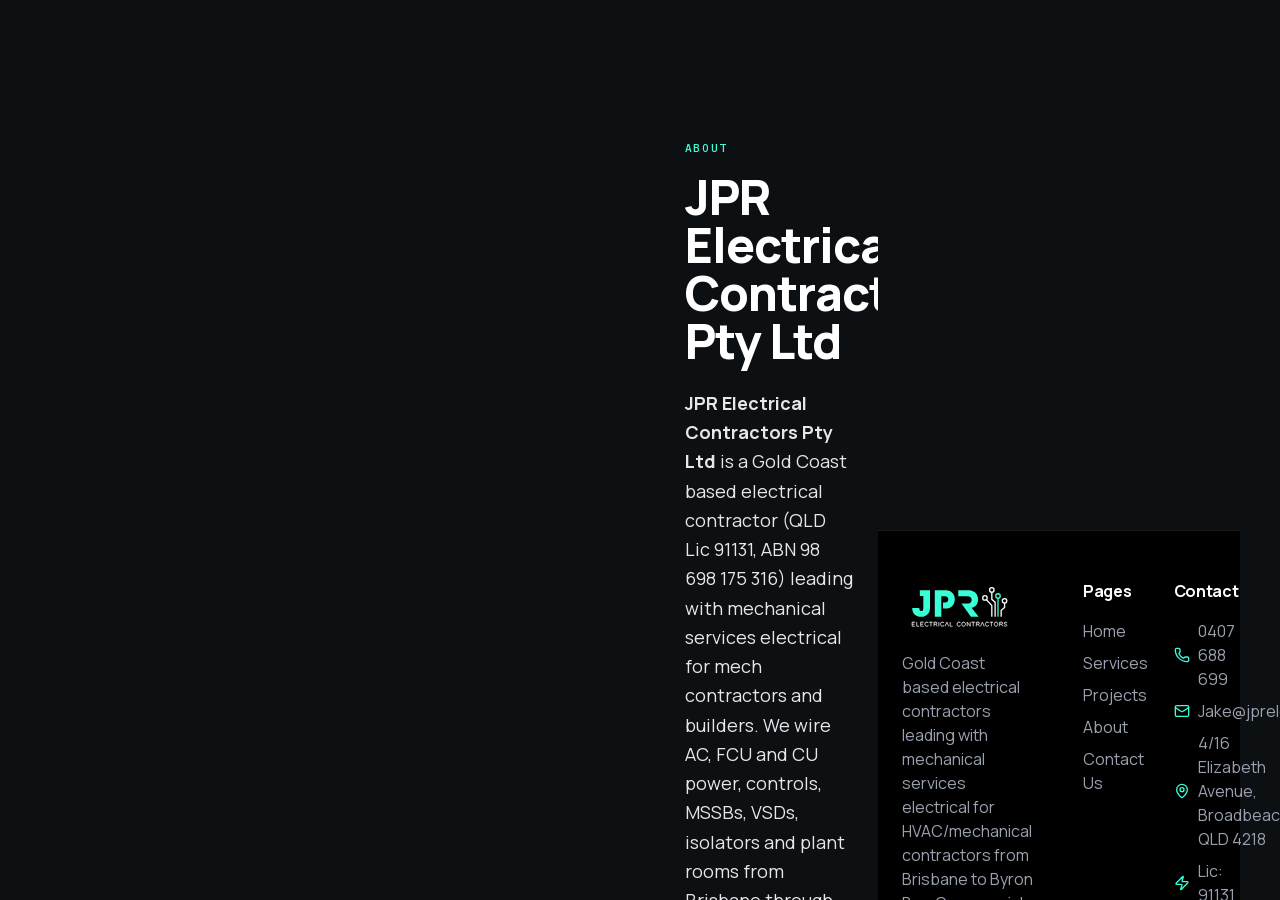
<file: about/index.html>
<!DOCTYPE html><html lang="en" class="manrope_9aefac85-module__Jg6FdG__variable ibm_plex_mono_28411002-module__cjC0Ca__variable"><head><meta charSet="utf-8"/><meta name="viewport" content="width=device-width, initial-scale=1"/><link rel="preload" href="/_next/static/media/99e609270109b47d-s.p.40sczeszzbjw1.woff2" as="font" crossorigin="" type="font/woff2"/><link rel="preload" href="/_next/static/media/a343f882a40d2cc9-s.p.1sj6eobyi31rd.woff2" as="font" crossorigin="" type="font/woff2"/><link rel="preload" href="/_next/static/media/effe91970fc4db64-s.p.0oace-s_gkfks.woff2" as="font" crossorigin="" type="font/woff2"/><link rel="preload" as="image" href="/images/jpr-logo.svg"/><link rel="stylesheet" href="/_next/static/chunks/3htl6lur6gde-.css" data-precedence="next"/><link rel="stylesheet" href="/_next/static/chunks/00we42fhna6il.css" data-precedence="next"/><link rel="preload" as="script" fetchPriority="low" href="/_next/static/chunks/0m0fzg31ety-o.js"/><script src="/_next/static/chunks/2ltu6slv52lqs.js" async=""></script><script src="/_next/static/chunks/2karxon71vs44.js" async=""></script><script src="/_next/static/chunks/39-39lz33ekq-.js" async=""></script><script src="/_next/static/chunks/turbopack-2h8odx8mivj-o.js" async=""></script><script src="/_next/static/chunks/1jrmgno87otpe.js" async=""></script><script src="/_next/static/chunks/2igjfnxvl0mip.js" async=""></script><script src="/_next/static/chunks/056mrzo64pegv.js" async=""></script><script src="/_next/static/chunks/02-u0i-9hi4c5.js" async=""></script><script src="/_next/static/chunks/1y1g59rvg6p1s.js" async=""></script><script src="/_next/static/chunks/3s0t4gjpeseft.js" async=""></script><meta name="next-size-adjust" content=""/><title>About | JPR Electrical Contractors Pty Ltd — Gold Coast</title><meta name="description" content="About JPR Electrical Contractors Pty Ltd — Gold Coast electrical contractor. QLD Lic 91131, ABN 98 698 175 316. Commercial, civil, mechanical services electrical and residential across SEQ."/><meta name="robots" content="index, follow"/><meta name="theme-color" content="#0E1214"/><link rel="canonical" href="https://jprelectricalco.com.au/about/"/><meta property="og:title" content="JPR Electrical | Mechanical Electrical Contractors — Gold Coast, Brisbane &amp; Byron Bay"/><meta property="og:description" content="Mechanical services electrical for HVAC contractors from Brisbane to Byron Bay — AC/FCU/CU power, controls, MSSBs, VSDs and commissioning. QLD Lic. 91131."/><meta property="og:image" content="https://jprelectricalco.com.au/opengraph.jpg"/><meta property="og:type" content="website"/><meta name="twitter:card" content="summary_large_image"/><meta name="twitter:title" content="JPR Electrical | Mechanical Electrical Contractors — Gold Coast, Brisbane &amp; Byron Bay"/><meta name="twitter:description" content="Mechanical services electrical for HVAC contractors from Brisbane to Byron Bay — AC/FCU/CU power, controls, MSSBs, VSDs and commissioning. QLD Lic. 91131."/><meta name="twitter:image" content="https://jprelectricalco.com.au/opengraph.jpg"/><link rel="icon" href="/favicon.ico"/><link rel="icon" href="/favicon-32x32.png" sizes="32x32" type="image/png"/><link rel="icon" href="/favicon-16x16.png" sizes="16x16" type="image/png"/><link rel="apple-touch-icon" href="/apple-touch-icon.png"/><script type="application/ld+json">{"@context":"https://schema.org","@type":["Electrician","LocalBusiness"],"name":"JPR Electrical Contractors Pty Ltd","description":"Gold Coast based licensed electrical contractors leading with mechanical services electrical for HVAC and mechanical contractors from Brisbane through the Gold Coast to Byron Bay, with commercial, civil, high-end residential and solar capability behind it.","url":"https://jprelectricalco.com.au","telephone":"+61407688699","email":"jake@jprelectricalco.com.au","address":{"@type":"PostalAddress","streetAddress":"4/16 Elizabeth Avenue","addressLocality":"Broadbeach","addressRegion":"QLD","postalCode":"4218","addressCountry":"AU"},"geo":{"@type":"GeoCoordinates","latitude":"-28.0167","longitude":"153.4000"},"areaServed":[{"@type":"City","name":"Gold Coast"},{"@type":"City","name":"Brisbane"},{"@type":"City","name":"Logan"},{"@type":"City","name":"Ipswich"},{"@type":"City","name":"Sunshine Coast"},{"@type":"City","name":"Scenic Rim"},{"@type":"City","name":"Tweed Heads"},{"@type":"City","name":"Byron Bay"}],"openingHoursSpecification":[{"@type":"OpeningHoursSpecification","dayOfWeek":["Monday","Tuesday","Wednesday","Thursday","Friday"],"opens":"07:30","closes":"17:00"},{"@type":"OpeningHoursSpecification","dayOfWeek":["Saturday"],"opens":"07:30","closes":"12:00"}],"hasOfferCatalog":{"@type":"OfferCatalog","name":"Electrical Services","itemListElement":[{"@type":"Offer","itemOffered":{"@type":"Service","name":"Mechanical Services Electrical"}},{"@type":"Offer","itemOffered":{"@type":"Service","name":"Commercial & Industrial Electrical"}},{"@type":"Offer","itemOffered":{"@type":"Service","name":"Civil & Underground Electrical Infrastructure"}},{"@type":"Offer","itemOffered":{"@type":"Service","name":"High-End Residential Electrical"}},{"@type":"Offer","itemOffered":{"@type":"Service","name":"Solar & Battery Storage"}}]},"priceRange":"$$","image":"https://jprelectricalco.com.au/opengraph.jpg","sameAs":["https://www.instagram.com/jpr_electrical_contractors","https://www.linkedin.com/in/jake-rice-801a6215b"],"identifier":"91131"}</script><script src="/_next/static/chunks/0cz1d0mv5g_q7.js" noModule=""></script></head><body class="font-sans antialiased bg-background text-foreground"><div hidden=""><!--$--><!--/$--></div><nav class="fixed top-0 left-0 right-0 z-50 transition-all duration-300 border-b border-white/5 backdrop-blur-md bg-transparent py-3"><div class="container mx-auto px-6 lg:px-10 flex items-center justify-between"><a class="block shrink-0 mr-8" href="/"><div class="h-8 overflow-hidden"><img src="/images/jpr-logo.svg" alt="JPR Electrical Contractors Pty Ltd" class="h-[150%] w-auto" style="object-fit:cover;object-position:left top"/></div></a><div class="hidden md:flex items-center justify-center flex-1"><nav aria-label="Main" data-orientation="horizontal" dir="ltr" class="relative z-10 flex max-w-max flex-1 items-center justify-center"><div style="position:relative"><ul data-orientation="horizontal" class="group flex flex-1 list-none items-center justify-center gap-10 space-x-0" dir="ltr"><li><a class="text-sm font-semibold tracking-wide uppercase whitespace-nowrap transition-colors text-gray-300 hover:text-primary" data-testid="link-nav-home" data-radix-collection-item="" href="/">Home</a></li><li><button id="radix-_R_idb_-trigger-radix-_R_16idb_" data-state="closed" aria-expanded="false" aria-controls="radix-_R_idb_-content-radix-_R_16idb_" class="group inline-flex w-max items-center justify-center focus:text-accent-foreground focus:outline-none disabled:pointer-events-none disabled:opacity-50 group text-sm font-semibold tracking-wide uppercase whitespace-nowrap transition-colors h-auto p-0 bg-transparent hover:bg-transparent focus:bg-transparent data-[state=open]:bg-transparent data-[state=open]:hover:bg-transparent data-[state=open]:focus:bg-transparent rounded-none text-gray-300 hover:text-primary data-[state=open]:text-primary" data-testid="button-nav-services" data-radix-collection-item="">Services<!-- --> <svg xmlns="http://www.w3.org/2000/svg" width="24" height="24" viewBox="0 0 24 24" fill="none" stroke="currentColor" stroke-width="2" stroke-linecap="round" stroke-linejoin="round" class="lucide lucide-chevron-down relative top-[1px] ml-1 h-3 w-3 transition duration-300 group-data-[state=open]:rotate-180" aria-hidden="true"><path d="m6 9 6 6 6-6"></path></svg></button></li><li><a class="text-sm font-semibold tracking-wide uppercase whitespace-nowrap transition-colors text-gray-300 hover:text-primary" data-testid="link-nav-projects" data-radix-collection-item="" href="/projects/">Projects</a></li><li><a class="text-sm font-semibold tracking-wide uppercase whitespace-nowrap transition-colors text-gray-300 hover:text-primary" data-testid="link-nav-about" data-radix-collection-item="" href="/about/">About</a></li><li><a class="text-sm font-semibold tracking-wide uppercase whitespace-nowrap transition-colors text-gray-300 hover:text-primary" data-testid="link-nav-contact" data-radix-collection-item="" href="/contact/">Contact</a></li></ul></div><div class="absolute left-0 top-full flex justify-center"></div></nav><div class="min-h-screen bg-background text-foreground overflow-x-hidden font-sans">
<section class="pt-32 pb-12"><div class="container px-6 max-w-3xl"><div class="label-mono text-primary mb-4">About</div><h1 class="text-4xl md:text-5xl font-display font-extrabold text-white mb-6">JPR Electrical Contractors Pty Ltd</h1><p class="text-base md:text-lg text-gray-200 leading-relaxed" data-testid="text-bluf"><strong>JPR Electrical Contractors Pty Ltd</strong> is a Gold Coast based electrical contractor (QLD Lic 91131, ABN 98 698 175 316) leading with mechanical services electrical for mech contractors and builders. We wire AC, FCU and CU power, controls, MSSBs, VSDs, isolators and plant rooms from Brisbane through the Gold Coast to Byron Bay, with commercial fitouts, civil/URD, high-end residential and solar as secondary divisions.</p></div></section>
<section class="pb-24"><div class="container px-6 max-w-3xl"><div class="bg-card/50 border border-white/5 rounded-3xl p-8 md:p-12 space-y-6 text-gray-300 leading-relaxed">
<dl class="space-y-4">
<div><dt class="label-mono text-primary mb-1">Base</dt><dd>Gold Coast, Queensland</dd></div>
<div><dt class="label-mono text-primary mb-1">Address</dt><dd>4/16 Elizabeth Avenue, Broadbeach QLD 4218</dd></div>
<div><dt class="label-mono text-primary mb-1">Phone</dt><dd><a href="tel:0407688699" class="text-primary hover:underline">0407 688 699</a></dd></div>
<div><dt class="label-mono text-primary mb-1">Email</dt><dd><a href="mailto:jake@jprelectricalco.com.au" class="text-primary hover:underline">jake@jprelectricalco.com.au</a></dd></div>
<div><dt class="label-mono text-primary mb-1">Licence</dt><dd>QLD Electrical Contractor Licence 91131</dd></div>
<div><dt class="label-mono text-primary mb-1">ABN</dt><dd>98 698 175 316</dd></div>
</dl>
<p class="hairline-t pt-6 text-sm text-gray-400">Not affiliated with JPR Electrical (Brisbane) or J&amp;P Richardson Industries.</p>
</div></div></section></div><!--$--><!--/$--><footer class="bg-black py-12 border-t border-white/10"><div class="container mx-auto px-6"><div class="grid md:grid-cols-4 gap-12 mb-12"><div class="col-span-1 md:col-span-2"><a class="block mb-4" href="/"><div class="h-14 "><img src="/images/jpr-logo.svg" alt="JPR Electrical Contractors Pty Ltd" class="h-full w-auto"/></div></a><p class="text-gray-400 max-w-md">Gold Coast based electrical contractors leading with mechanical services electrical for HVAC/mechanical contractors from Brisbane to Byron Bay. Commercial &amp; industrial, civil &amp; underground, high-end residential and solar remain in the toolkit.</p></div><div><h3 class="text-white font-bold mb-4">Pages</h3><ul class="space-y-2 text-gray-400"><li><a class="hover:text-primary transition-colors" data-testid="link-footer-home" href="/">Home</a></li><li><a class="hover:text-primary transition-colors" data-testid="link-footer-services" href="/services/">Services</a></li><li><a class="hover:text-primary transition-colors" data-testid="link-footer-projects" href="/projects/">Projects</a></li><li><a class="hover:text-primary transition-colors" data-testid="link-footer-about" href="/about/">About</a></li><li><a class="hover:text-primary transition-colors" data-testid="link-footer-contact" href="/contact/">Contact Us</a></li></ul></div><div><h3 class="text-white font-bold mb-4">Contact</h3><ul class="space-y-2 text-gray-400"><li class="flex items-center gap-2"><svg xmlns="http://www.w3.org/2000/svg" width="24" height="24" viewBox="0 0 24 24" fill="none" stroke="currentColor" stroke-width="2" stroke-linecap="round" stroke-linejoin="round" class="lucide lucide-phone w-4 h-4 text-primary shrink-0" aria-hidden="true"><path d="M13.832 16.568a1 1 0 0 0 1.213-.303l.355-.465A2 2 0 0 1 17 15h3a2 2 0 0 1 2 2v3a2 2 0 0 1-2 2A18 18 0 0 1 2 4a2 2 0 0 1 2-2h3a2 2 0 0 1 2 2v3a2 2 0 0 1-.8 1.6l-.468.351a1 1 0 0 0-.292 1.233 14 14 0 0 0 6.392 6.384"></path></svg><a href="tel:0407688699" class="hover:text-primary transition-colors" data-testid="link-footer-phone">0407 688 699</a></li><li class="flex items-center gap-2"><svg xmlns="http://www.w3.org/2000/svg" width="24" height="24" viewBox="0 0 24 24" fill="none" stroke="currentColor" stroke-width="2" stroke-linecap="round" stroke-linejoin="round" class="lucide lucide-mail w-4 h-4 text-primary shrink-0" aria-hidden="true"><path d="m22 7-8.991 5.727a2 2 0 0 1-2.009 0L2 7"></path><rect x="2" y="4" width="20" height="16" rx="2"></rect></svg><a href="mailto:Jake@jprelectricalco.com.au" class="hover:text-primary transition-colors" data-testid="link-footer-email">Jake@jprelectricalco.com.au</a></li><li class="flex items-center gap-2"><svg xmlns="http://www.w3.org/2000/svg" width="24" height="24" viewBox="0 0 24 24" fill="none" stroke="currentColor" stroke-width="2" stroke-linecap="round" stroke-linejoin="round" class="lucide lucide-map-pin w-4 h-4 text-primary shrink-0" aria-hidden="true"><path d="M20 10c0 4.993-5.539 10.193-7.399 11.799a1 1 0 0 1-1.202 0C9.539 20.193 4 14.993 4 10a8 8 0 0 1 16 0"></path><circle cx="12" cy="10" r="3"></circle></svg>4/16 Elizabeth Avenue, Broadbeach QLD 4218</li><li class="flex items-center gap-2"><svg xmlns="http://www.w3.org/2000/svg" width="24" height="24" viewBox="0 0 24 24" fill="none" stroke="currentColor" stroke-width="2" stroke-linecap="round" stroke-linejoin="round" class="lucide lucide-zap w-4 h-4 text-primary shrink-0" aria-hidden="true"><path d="M4 14a1 1 0 0 1-.78-1.63l9.9-10.2a.5.5 0 0 1 .86.46l-1.92 6.02A1 1 0 0 0 13 10h7a1 1 0 0 1 .78 1.63l-9.9 10.2a.5.5 0 0 1-.86-.46l1.92-6.02A1 1 0 0 0 11 14z"></path></svg>Lic: 91131</li><li class="flex items-center gap-2"><svg xmlns="http://www.w3.org/2000/svg" width="24" height="24" viewBox="0 0 24 24" fill="none" stroke="currentColor" stroke-width="2" stroke-linecap="round" stroke-linejoin="round" class="lucide lucide-zap w-4 h-4 text-primary shrink-0" aria-hidden="true"><path d="M4 14a1 1 0 0 1-.78-1.63l9.9-10.2a.5.5 0 0 1 .86.46l-1.92 6.02A1 1 0 0 0 13 10h7a1 1 0 0 1 .78 1.63l-9.9 10.2a.5.5 0 0 1-.86-.46l1.92-6.02A1 1 0 0 0 11 14z"></path></svg>ABN: 98 698 175 316</li><li class="flex items-center gap-2"><svg xmlns="http://www.w3.org/2000/svg" width="24" height="24" viewBox="0 0 24 24" fill="none" stroke="currentColor" stroke-width="2" stroke-linecap="round" stroke-linejoin="round" class="lucide lucide-zap w-4 h-4 text-primary shrink-0" aria-hidden="true"><path d="M4 14a1 1 0 0 1-.78-1.63l9.9-10.2a.5.5 0 0 1 .86.46l-1.92 6.02A1 1 0 0 0 13 10h7a1 1 0 0 1 .78 1.63l-9.9 10.2a.5.5 0 0 1-.86-.46l1.92-6.02A1 1 0 0 0 11 14z"></path></svg>Fully Insured</li><li class="flex gap-4 mt-4"><a href="https://www.instagram.com/jpr_electrical_contractors" target="_blank" rel="noopener noreferrer" class="text-gray-400 hover:text-white transition-colors" data-testid="link-footer-instagram"><svg xmlns="http://www.w3.org/2000/svg" width="24" height="24" viewBox="0 0 24 24" fill="none" stroke="currentColor" stroke-width="2" stroke-linecap="round" stroke-linejoin="round" class="lucide lucide-instagram w-5 h-5" aria-hidden="true"><rect width="20" height="20" x="2" y="2" rx="5" ry="5"></rect><path d="M16 11.37A4 4 0 1 1 12.63 8 4 4 0 0 1 16 11.37z"></path><line x1="17.5" x2="17.51" y1="6.5" y2="6.5"></line></svg></a></li></ul></div></div><div class="border-t border-white/5 pt-8 mb-8"><h3 class="text-white font-bold mb-4">Service Areas</h3><div class="grid grid-cols-2 sm:grid-cols-3 md:grid-cols-6 gap-6"><div><span class="text-gray-300 text-xs font-semibold uppercase tracking-wider">Gold Coast</span><div class="mt-2 space-y-1"><span class="block text-gray-500 text-xs hover:text-primary transition-colors cursor-default" data-testid="text-service-area-surfers-paradise">Surfers Paradise</span><span class="block text-gray-500 text-xs hover:text-primary transition-colors cursor-default" data-testid="text-service-area-broadbeach">Broadbeach</span><span class="block text-gray-500 text-xs hover:text-primary transition-colors cursor-default" data-testid="text-service-area-burleigh-heads">Burleigh Heads</span><span class="block text-gray-500 text-xs hover:text-primary transition-colors cursor-default" data-testid="text-service-area-palm-beach">Palm Beach</span><span class="block text-gray-500 text-xs hover:text-primary transition-colors cursor-default" data-testid="text-service-area-coolangatta">Coolangatta</span><span class="block text-gray-500 text-xs hover:text-primary transition-colors cursor-default" data-testid="text-service-area-robina">Robina</span><span class="block text-gray-500 text-xs hover:text-primary transition-colors cursor-default" data-testid="text-service-area-southport">Southport</span><span class="block text-gray-500 text-xs hover:text-primary transition-colors cursor-default" data-testid="text-service-area-nerang">Nerang</span></div></div><div><span class="text-gray-300 text-xs font-semibold uppercase tracking-wider">Gold Coast North</span><div class="mt-2 space-y-1"><span class="block text-gray-500 text-xs hover:text-primary transition-colors cursor-default" data-testid="text-service-area-coomera">Coomera</span><span class="block text-gray-500 text-xs hover:text-primary transition-colors cursor-default" data-testid="text-service-area-hope-island">Hope Island</span><span class="block text-gray-500 text-xs hover:text-primary transition-colors cursor-default" data-testid="text-service-area-helensvale">Helensvale</span><span class="block text-gray-500 text-xs hover:text-primary transition-colors cursor-default" data-testid="text-service-area-ormeau">Ormeau</span><span class="block text-gray-500 text-xs hover:text-primary transition-colors cursor-default" data-testid="text-service-area-pimpama">Pimpama</span></div></div><div><span class="text-gray-300 text-xs font-semibold uppercase tracking-wider">Brisbane &amp; Logan</span><div class="mt-2 space-y-1"><span class="block text-gray-500 text-xs hover:text-primary transition-colors cursor-default" data-testid="text-service-area-brisbane-south">Brisbane South</span><span class="block text-gray-500 text-xs hover:text-primary transition-colors cursor-default" data-testid="text-service-area-logan">Logan</span><span class="block text-gray-500 text-xs hover:text-primary transition-colors cursor-default" data-testid="text-service-area-beenleigh">Beenleigh</span><span class="block text-gray-500 text-xs hover:text-primary transition-colors cursor-default" data-testid="text-service-area-springfield">Springfield</span></div></div><div><span class="text-gray-300 text-xs font-semibold uppercase tracking-wider">Scenic Rim</span><div class="mt-2 space-y-1"><span class="block text-gray-500 text-xs hover:text-primary transition-colors cursor-default" data-testid="text-service-area-tamborine-mtn">Tamborine Mtn</span><span class="block text-gray-500 text-xs hover:text-primary transition-colors cursor-default" data-testid="text-service-area-beaudesert">Beaudesert</span><span class="block text-gray-500 text-xs hover:text-primary transition-colors cursor-default" data-testid="text-service-area-canungra">Canungra</span></div></div><div><span class="text-gray-300 text-xs font-semibold uppercase tracking-wider">Sunshine Coast</span><div class="mt-2 space-y-1"><span class="block text-gray-500 text-xs hover:text-primary transition-colors cursor-default" data-testid="text-service-area-caloundra">Caloundra</span><span class="block text-gray-500 text-xs hover:text-primary transition-colors cursor-default" data-testid="text-service-area-maroochydore">Maroochydore</span><span class="block text-gray-500 text-xs hover:text-primary transition-colors cursor-default" data-testid="text-service-area-noosa">Noosa</span><span class="block text-gray-500 text-xs hover:text-primary transition-colors cursor-default" data-testid="text-service-area-mooloolaba">Mooloolaba</span></div></div><div><span class="text-gray-300 text-xs font-semibold uppercase tracking-wider">Northern NSW</span><div class="mt-2 space-y-1"><span class="block text-gray-500 text-xs hover:text-primary transition-colors cursor-default" data-testid="text-service-area-tweed-heads">Tweed Heads</span><span class="block text-gray-500 text-xs hover:text-primary transition-colors cursor-default" data-testid="text-service-area-byron-bay">Byron Bay</span><span class="block text-gray-500 text-xs hover:text-primary transition-colors cursor-default" data-testid="text-service-area-kingscliff">Kingscliff</span></div></div></div><p class="text-gray-600 text-xs mt-4">Servicing all of South-East Queensland &amp; Northern NSW</p></div><div class="border-t border-white/5 pt-8 flex flex-col md:flex-row justify-between items-center gap-4 text-sm text-gray-500"><p>© <!-- -->2026<!-- --> JPR Electrical Contractors Pty Ltd. All rights reserved.</p><p>QLD Electrical Contractor Licence No. 91131 · ABN 98 698 175 316</p></div></div></footer><a href="tel:0407688699" class="fixed bottom-6 right-6 z-50 flex items-center gap-2 bg-primary text-primary-foreground font-bold px-5 py-3 rounded-full shadow-[0_0_20px_rgba(57,255,217,0.5)] hover:bg-primary/90 transition-all hover:scale-105 md:hidden" data-testid="button-sticky-call"><svg xmlns="http://www.w3.org/2000/svg" class="w-5 h-5" viewBox="0 0 24 24" fill="none" stroke="currentColor" stroke-width="2" stroke-linecap="round" stroke-linejoin="round"><path d="M22 16.92v3a2 2 0 0 1-2.18 2 19.79 19.79 0 0 1-8.63-3.07A19.5 19.5 0 0 1 4.69 12 19.79 19.79 0 0 1 1.58 3.41 2 2 0 0 1 3.55 1h3a2 2 0 0 1 2 1.72c.127.96.361 1.903.7 2.81a2 2 0 0 1-.45 2.11L7.91 8.5a16 16 0 0 0 5.59 5.59l.91-.91a2 2 0 0 1 2.11-.45c.907.339 1.85.573 2.81.7A2 2 0 0 1 22 16.92z"></path></svg>Call Now</a><div role="region" aria-label="Notifications (F8)" tabindex="-1" style="pointer-events:none"><ol tabindex="-1" class="fixed top-0 z-[100] flex max-h-screen w-full flex-col-reverse p-4 sm:bottom-0 sm:right-0 sm:top-auto sm:flex-col md:max-w-[420px]"></ol></div><script src="/_next/static/chunks/0m0fzg31ety-o.js" id="_R_" async=""></script><script>(self.__next_f=self.__next_f||[]).push([0])</script><script>self.__next_f.push([1,"1:\"$Sreact.fragment\"\n3:I[58024,[\"/_next/static/chunks/1jrmgno87otpe.js\",\"/_next/static/chunks/2igjfnxvl0mip.js\",\"/_next/static/chunks/056mrzo64pegv.js\",\"/_next/static/chunks/02-u0i-9hi4c5.js\"],\"MotionProvider\"]\n4:I[49040,[\"/_next/static/chunks/1jrmgno87otpe.js\",\"/_next/static/chunks/2igjfnxvl0mip.js\",\"/_next/static/chunks/056mrzo64pegv.js\",\"/_next/static/chunks/02-u0i-9hi4c5.js\"],\"Navbar\"]\n5:I[12869,[\"/_next/static/chunks/1jrmgno87otpe.js\",\"/_next/static/chunks/2igjfnxvl0mip.js\",\"/_next/static/chunks/056mrzo64pegv.js\",\"/_next/static/chunks/02-u0i-9hi4c5.js\"],\"default\"]\n6:I[76634,[\"/_next/static/chunks/1jrmgno87otpe.js\",\"/_next/static/chunks/2igjfnxvl0mip.js\",\"/_next/static/chunks/056mrzo64pegv.js\",\"/_next/static/chunks/02-u0i-9hi4c5.js\"],\"default\"]\n7:I[16246,[\"/_next/static/chunks/1jrmgno87otpe.js\",\"/_next/static/chunks/2igjfnxvl0mip.js\",\"/_next/static/chunks/056mrzo64pegv.js\",\"/_next/static/chunks/02-u0i-9hi4c5.js\"],\"\"]\nf:I[76857,[\"/_next/static/chunks/1jrmgno87otpe.js\",\"/_next/static/chunks/2igjfnxvl0mip.js\",\"/_next/static/chunks/056mrzo64pegv.js\",\"/_next/static/chunks/02-u0i-9hi4c5.js\"],\"default\",1]\n:HL[\"/_next/static/chunks/3htl6lur6gde-.css\",\"style\"]\n:HL[\"/_next/static/chunks/00we42fhna6il.css\",\"style\"]\n:HL[\"/_next/static/media/99e609270109b47d-s.p.40sczeszzbjw1.woff2\",\"font\",{\"crossOrigin\":\"\",\"type\":\"font/woff2\"}]\n:HL[\"/_next/static/media/a343f882a40d2cc9-s.p.1sj6eobyi31rd.woff2\",\"font\",{\"crossOrigin\":\"\",\"type\":\"font/woff2\"}]\n:HL[\"/_next/static/media/effe91970fc4db64-s.p.0oace-s_gkfks.woff2\",\"font\",{\"crossOrigin\":\"\",\"type\":\"font/woff2\"}]\n2:T6c0,"])</script><script>self.__next_f.push([1,"{\"@context\":\"https://schema.org\",\"@type\":[\"Electrician\",\"LocalBusiness\"],\"name\":\"JPR Electrical Contractors Pty Ltd\",\"description\":\"Gold Coast based licensed electrical contractors leading with mechanical services electrical for HVAC and mechanical contractors from Brisbane through the Gold Coast to Byron Bay, with commercial, civil, high-end residential and solar capability behind it.\",\"url\":\"https://jprelectricalco.com.au\",\"telephone\":\"+61407688699\",\"email\":\"jake@jprelectricalco.com.au\",\"address\":{\"@type\":\"PostalAddress\",\"streetAddress\":\"4/16 Elizabeth Avenue\",\"addressLocality\":\"Broadbeach\",\"addressRegion\":\"QLD\",\"postalCode\":\"4218\",\"addressCountry\":\"AU\"},\"geo\":{\"@type\":\"GeoCoordinates\",\"latitude\":\"-28.0167\",\"longitude\":\"153.4000\"},\"areaServed\":[{\"@type\":\"City\",\"name\":\"Gold Coast\"},{\"@type\":\"City\",\"name\":\"Brisbane\"},{\"@type\":\"City\",\"name\":\"Logan\"},{\"@type\":\"City\",\"name\":\"Ipswich\"},{\"@type\":\"City\",\"name\":\"Sunshine Coast\"},{\"@type\":\"City\",\"name\":\"Scenic Rim\"},{\"@type\":\"City\",\"name\":\"Tweed Heads\"},{\"@type\":\"City\",\"name\":\"Byron Bay\"}],\"openingHoursSpecification\":{\"@type\":\"OpeningHoursSpecification\",\"dayOfWeek\":[\"Monday\",\"Tuesday\",\"Wednesday\",\"Thursday\",\"Friday\",\"Saturday\"],\"opens\":\"07:00\",\"closes\":\"17:00\"},\"hasOfferCatalog\":{\"@type\":\"OfferCatalog\",\"name\":\"Electrical Services\",\"itemListElement\":[{\"@type\":\"Offer\",\"itemOffered\":{\"@type\":\"Service\",\"name\":\"Mechanical Services Electrical\"}},{\"@type\":\"Offer\",\"itemOffered\":{\"@type\":\"Service\",\"name\":\"Commercial \u0026 Industrial Electrical\"}},{\"@type\":\"Offer\",\"itemOffered\":{\"@type\":\"Service\",\"name\":\"Civil \u0026 Underground Electrical Infrastructure\"}},{\"@type\":\"Offer\",\"itemOffered\":{\"@type\":\"Service\",\"name\":\"High-End Residential Electrical\"}},{\"@type\":\"Offer\",\"itemOffered\":{\"@type\":\"Service\",\"name\":\"Solar \u0026 Battery Storage\"}}]},\"priceRange\":\"$$\",\"image\":\"https://jprelectricalco.com.au/opengraph.jpg\",\"sameAs\":[\"https://www.instagram.com/jpr_electrical_contractors\",\"https://www.linkedin.com/in/jake-rice-801a6215b\"],\"identifier\":\"91131\"}"])</script><script>self.__next_f.push([1,"0:{\"P\":null,\"c\":[\"\",\"contact\",\"\"],\"q\":\"\",\"i\":false,\"f\":[[[\"\",{\"children\":[\"contact\",{\"children\":[\"__PAGE__\",{}]}]},\"$undefined\",\"$undefined\",16],[[\"$\",\"$1\",\"c\",{\"children\":[[[\"$\",\"link\",\"0\",{\"rel\":\"stylesheet\",\"href\":\"/_next/static/chunks/3htl6lur6gde-.css\",\"precedence\":\"next\",\"crossOrigin\":\"$undefined\",\"nonce\":\"$undefined\"}],[\"$\",\"link\",\"1\",{\"rel\":\"stylesheet\",\"href\":\"/_next/static/chunks/00we42fhna6il.css\",\"precedence\":\"next\",\"crossOrigin\":\"$undefined\",\"nonce\":\"$undefined\"}],[\"$\",\"script\",\"script-0\",{\"src\":\"/_next/static/chunks/1jrmgno87otpe.js\",\"async\":true,\"nonce\":\"$undefined\"}],[\"$\",\"script\",\"script-1\",{\"src\":\"/_next/static/chunks/2igjfnxvl0mip.js\",\"async\":true,\"nonce\":\"$undefined\"}],[\"$\",\"script\",\"script-2\",{\"src\":\"/_next/static/chunks/056mrzo64pegv.js\",\"async\":true,\"nonce\":\"$undefined\"}],[\"$\",\"script\",\"script-3\",{\"src\":\"/_next/static/chunks/02-u0i-9hi4c5.js\",\"async\":true,\"nonce\":\"$undefined\"}]],[\"$\",\"html\",null,{\"lang\":\"en\",\"className\":\"manrope_9aefac85-module__Jg6FdG__variable ibm_plex_mono_28411002-module__cjC0Ca__variable\",\"children\":[[\"$\",\"head\",null,{\"children\":[\"$\",\"script\",null,{\"type\":\"application/ld+json\",\"dangerouslySetInnerHTML\":{\"__html\":\"$2\"}}]}],[\"$\",\"body\",null,{\"className\":\"font-sans antialiased bg-background text-foreground\",\"children\":[\"$\",\"$L3\",null,{\"children\":[[\"$\",\"$L4\",null,{}],[\"$\",\"$L5\",null,{\"parallelRouterKey\":\"children\",\"error\":\"$undefined\",\"errorStyles\":\"$undefined\",\"errorScripts\":\"$undefined\",\"template\":[\"$\",\"$L6\",null,{}],\"templateStyles\":\"$undefined\",\"templateScripts\":\"$undefined\",\"notFound\":[[\"$\",\"div\",null,{\"className\":\"min-h-screen flex items-center justify-center bg-background\",\"children\":[\"$\",\"div\",null,{\"className\":\"text-center px-6\",\"children\":[[\"$\",\"h1\",null,{\"className\":\"text-6xl font-display font-extrabold text-primary mb-4\",\"children\":\"404\"}],[\"$\",\"h2\",null,{\"className\":\"text-2xl font-display font-bold text-white mb-4\",\"children\":\"Page Not Found\"}],[\"$\",\"p\",null,{\"className\":\"text-gray-400 mb-8\",\"children\":\"That page doesn't exist. Let's get you back on track.\"}],[\"$\",\"$L7\",null,{\"href\":\"/\",\"className\":\"inline-flex items-center gap-2 bg-primary text-primary-foreground font-bold px-6 py-3 rounded-full hover:bg-primary/90 transition-colors\",\"children\":\"Back to Home\"}]]}]}],[]],\"forbidden\":\"$undefined\",\"unauthorized\":\"$undefined\"}],\"$L8\",\"$L9\",\"$La\"]}]}]]}]]}],{\"children\":[\"$Lb\",{\"children\":[\"$Lc\",{},null,false,null]},null,false,\"$@d\"]},null,false,null],\"$Le\",false]],\"m\":\"$undefined\",\"G\":[\"$f\",[\"$L10\",\"$L11\"]],\"S\":true,\"h\":null,\"s\":\"$undefined\",\"l\":\"$undefined\",\"p\":\"$undefined\",\"d\":\"$undefined\",\"b\":\"_yiudvY6kYo18Xysl_Syz\"}\n"])</script><script>self.__next_f.push([1,"17:I[34735,[\"/_next/static/chunks/1jrmgno87otpe.js\",\"/_next/static/chunks/2igjfnxvl0mip.js\",\"/_next/static/chunks/056mrzo64pegv.js\",\"/_next/static/chunks/02-u0i-9hi4c5.js\"],\"Toaster\"]\n18:I[2737,[\"/_next/static/chunks/1jrmgno87otpe.js\",\"/_next/static/chunks/2igjfnxvl0mip.js\",\"/_next/static/chunks/056mrzo64pegv.js\",\"/_next/static/chunks/02-u0i-9hi4c5.js\"],\"ClientPageRoot\"]\n19:I[88140,[\"/_next/static/chunks/1jrmgno87otpe.js\",\"/_next/static/chunks/2igjfnxvl0mip.js\",\"/_next/static/chunks/056mrzo64pegv.js\",\"/_next/static/chunks/02-u0i-9hi4c5.js\",\"/_next/static/chunks/1y1g59rvg6p1s.js\",\"/_next/static/chunks/3s0t4gjpeseft.js\"],\"default\"]\n1c:I[23797,[\"/_next/static/chunks/1jrmgno87otpe.js\",\"/_next/static/chunks/2igjfnxvl0mip.js\",\"/_next/static/chunks/056mrzo64pegv.js\",\"/_next/static/chunks/02-u0i-9hi4c5.js\"],\"OutletBoundary\"]\n1d:\"$Sreact.suspense\"\n20:I[23797,[\"/_next/static/chunks/1jrmgno87otpe.js\",\"/_next/static/chunks/2igjfnxvl0mip.js\",\"/_next/static/chunks/056mrzo64pegv.js\",\"/_next/static/chunks/02-u0i-9hi4c5.js\"],\"ViewportBoundary\"]\n22:I[23797,[\"/_next/static/chunks/1jrmgno87otpe.js\",\"/_next/static/chunks/2igjfnxvl0mip.js\",\"/_next/static/chunks/056mrzo64pegv.js\",\"/_next/static/chunks/02-u0i-9hi4c5.js\"],\"MetadataBoundary\"]\n:HL[\"/images/jpr-logo.svg\",\"image\"]\n"])</script><script>self.__next_f.push([1,"8:[\"$\",\"footer\",null,{\"className\":\"bg-black py-12 border-t border-white/10\",\"children\":[\"$\",\"div\",null,{\"className\":\"container mx-auto px-6\",\"children\":[[\"$\",\"div\",null,{\"className\":\"grid md:grid-cols-4 gap-12 mb-12\",\"children\":[[\"$\",\"div\",null,{\"className\":\"col-span-1 md:col-span-2\",\"children\":[[\"$\",\"$L7\",null,{\"href\":\"/\",\"className\":\"block mb-4\",\"children\":[\"$\",\"div\",null,{\"className\":\"h-14 \",\"children\":[\"$\",\"img\",null,{\"src\":\"/images/jpr-logo.svg\",\"alt\":\"JPR Electrical Contractors Pty Ltd\",\"className\":\"h-full w-auto\",\"style\":\"$undefined\"}]}]}],[\"$\",\"p\",null,{\"className\":\"text-gray-400 max-w-md\",\"children\":\"Gold Coast based electrical contractors leading with mechanical services electrical for HVAC/mechanical contractors from Brisbane to Byron Bay. Commercial \u0026 industrial, civil \u0026 underground, high-end residential and solar remain in the toolkit.\"}]]}],[\"$\",\"div\",null,{\"children\":[[\"$\",\"h3\",null,{\"className\":\"text-white font-bold mb-4\",\"children\":\"Pages\"}],[\"$\",\"ul\",null,{\"className\":\"space-y-2 text-gray-400\",\"children\":[[\"$\",\"li\",null,{\"children\":[\"$\",\"$L7\",null,{\"href\":\"/\",\"className\":\"hover:text-primary transition-colors\",\"data-testid\":\"link-footer-home\",\"children\":\"Home\"}]}],[\"$\",\"li\",null,{\"children\":[\"$\",\"$L7\",null,{\"href\":\"/services\",\"className\":\"hover:text-primary transition-colors\",\"data-testid\":\"link-footer-services\",\"children\":\"Services\"}]}],[\"$\",\"li\",null,{\"children\":[\"$\",\"$L7\",null,{\"href\":\"/projects\",\"className\":\"hover:text-primary transition-colors\",\"data-testid\":\"link-footer-projects\",\"children\":\"Projects\"}]}],[\"$\",\"li\",null,{\"children\":[\"$\",\"$L7\",null,{\"href\":\"/contact\",\"className\":\"hover:text-primary transition-colors\",\"data-testid\":\"link-footer-contact\",\"children\":\"Contact Us\"}]}]]}]]}],[\"$\",\"div\",null,{\"children\":[[\"$\",\"h3\",null,{\"className\":\"text-white font-bold mb-4\",\"children\":\"Contact\"}],[\"$\",\"ul\",null,{\"className\":\"space-y-2 text-gray-400\",\"children\":[[\"$\",\"li\",null,{\"className\":\"flex items-center gap-2\",\"children\":[[\"$\",\"svg\",null,{\"ref\":\"$undefined\",\"xmlns\":\"http://www.w3.org/2000/svg\",\"width\":24,\"height\":24,\"viewBox\":\"0 0 24 24\",\"fill\":\"none\",\"stroke\":\"currentColor\",\"strokeWidth\":2,\"strokeLinecap\":\"round\",\"strokeLinejoin\":\"round\",\"className\":\"lucide lucide-phone w-4 h-4 text-primary shrink-0\",\"aria-hidden\":\"true\",\"children\":[[\"$\",\"path\",\"9njp5v\",{\"d\":\"M13.832 16.568a1 1 0 0 0 1.213-.303l.355-.465A2 2 0 0 1 17 15h3a2 2 0 0 1 2 2v3a2 2 0 0 1-2 2A18 18 0 0 1 2 4a2 2 0 0 1 2-2h3a2 2 0 0 1 2 2v3a2 2 0 0 1-.8 1.6l-.468.351a1 1 0 0 0-.292 1.233 14 14 0 0 0 6.392 6.384\"}],\"$undefined\"]}],[\"$\",\"a\",null,{\"href\":\"tel:0407688699\",\"className\":\"hover:text-primary transition-colors\",\"data-testid\":\"link-footer-phone\",\"children\":\"0407 688 699\"}]]}],[\"$\",\"li\",null,{\"className\":\"flex items-center gap-2\",\"children\":[[\"$\",\"svg\",null,{\"ref\":\"$undefined\",\"xmlns\":\"http://www.w3.org/2000/svg\",\"width\":24,\"height\":24,\"viewBox\":\"0 0 24 24\",\"fill\":\"none\",\"stroke\":\"currentColor\",\"strokeWidth\":2,\"strokeLinecap\":\"round\",\"strokeLinejoin\":\"round\",\"className\":\"lucide lucide-mail w-4 h-4 text-primary shrink-0\",\"aria-hidden\":\"true\",\"children\":[[\"$\",\"path\",\"132q7q\",{\"d\":\"m22 7-8.991 5.727a2 2 0 0 1-2.009 0L2 7\"}],[\"$\",\"rect\",\"izxlao\",{\"x\":\"2\",\"y\":\"4\",\"width\":\"20\",\"height\":\"16\",\"rx\":\"2\"}],\"$undefined\"]}],[\"$\",\"a\",null,{\"href\":\"mailto:Jake@jprelectricalco.com.au\",\"className\":\"hover:text-primary transition-colors\",\"data-testid\":\"link-footer-email\",\"children\":\"Jake@jprelectricalco.com.au\"}]]}],[\"$\",\"li\",null,{\"className\":\"flex items-center gap-2\",\"children\":[[\"$\",\"svg\",null,{\"ref\":\"$undefined\",\"xmlns\":\"http://www.w3.org/2000/svg\",\"width\":24,\"height\":24,\"viewBox\":\"0 0 24 24\",\"fill\":\"none\",\"stroke\":\"currentColor\",\"strokeWidth\":2,\"strokeLinecap\":\"round\",\"strokeLinejoin\":\"round\",\"className\":\"lucide lucide-map-pin w-4 h-4 text-primary shrink-0\",\"aria-hidden\":\"true\",\"children\":[[\"$\",\"path\",\"1r0f0z\",{\"d\":\"M20 10c0 4.993-5.539 10.193-7.399 11.799a1 1 0 0 1-1.202 0C9.539 20.193 4 14.993 4 10a8 8 0 0 1 16 0\"}],[\"$\",\"circle\",\"ilqhr7\",{\"cx\":\"12\",\"cy\":\"10\",\"r\":\"3\"}],\"$undefined\"]}],\"4/16 Elizabeth Avenue, Broadbeach QLD 4218\"]}],[\"$\",\"li\",null,{\"className\":\"flex items-center gap-2\",\"children\":[[\"$\",\"svg\",null,{\"ref\":\"$undefined\",\"xmlns\":\"http://www.w3.org/2000/svg\",\"width\":24,\"height\":24,\"viewBox\":\"0 0 24 24\",\"fill\":\"none\",\"stroke\":\"currentColor\",\"strokeWidth\":2,\"strokeLinecap\":\"round\",\"strokeLinejoin\":\"round\",\"className\":\"lucide lucide-zap w-4 h-4 text-primary shrink-0\",\"aria-hidden\":\"true\",\"children\":[[\"$\",\"path\",\"1xq2db\",{\"d\":\"M4 14a1 1 0 0 1-.78-1.63l9.9-10.2a.5.5 0 0 1 .86.46l-1.92 6.02A1 1 0 0 0 13 10h7a1 1 0 0 1 .78 1.63l-9.9 10.2a.5.5 0 0 1-.86-.46l1.92-6.02A1 1 0 0 0 11 14z\"}],\"$undefined\"]}],\"Lic: 91131\"]}],\"$L12\",\"$L13\",\"$L14\"]}]]}]]}],\"$L15\",\"$L16\"]}]}]\n"])</script><script>self.__next_f.push([1,"9:[\"$\",\"a\",null,{\"href\":\"tel:0407688699\",\"className\":\"fixed bottom-6 right-6 z-50 flex items-center gap-2 bg-primary text-primary-foreground font-bold px-5 py-3 rounded-full shadow-[0_0_20px_rgba(57,255,217,0.5)] hover:bg-primary/90 transition-all hover:scale-105 md:hidden\",\"data-testid\":\"button-sticky-call\",\"children\":[[\"$\",\"svg\",null,{\"xmlns\":\"http://www.w3.org/2000/svg\",\"className\":\"w-5 h-5\",\"viewBox\":\"0 0 24 24\",\"fill\":\"none\",\"stroke\":\"currentColor\",\"strokeWidth\":\"2\",\"strokeLinecap\":\"round\",\"strokeLinejoin\":\"round\",\"children\":[\"$\",\"path\",null,{\"d\":\"M22 16.92v3a2 2 0 0 1-2.18 2 19.79 19.79 0 0 1-8.63-3.07A19.5 19.5 0 0 1 4.69 12 19.79 19.79 0 0 1 1.58 3.41 2 2 0 0 1 3.55 1h3a2 2 0 0 1 2 1.72c.127.96.361 1.903.7 2.81a2 2 0 0 1-.45 2.11L7.91 8.5a16 16 0 0 0 5.59 5.59l.91-.91a2 2 0 0 1 2.11-.45c.907.339 1.85.573 2.81.7A2 2 0 0 1 22 16.92z\"}]}],\"Call Now\"]}]\na:[\"$\",\"$L17\",null,{}]\nb:[\"$\",\"$1\",\"c\",{\"children\":[null,[\"$\",\"$L5\",null,{\"parallelRouterKey\":\"children\",\"error\":\"$undefined\",\"errorStyles\":\"$undefined\",\"errorScripts\":\"$undefined\",\"template\":[\"$\",\"$L6\",null,{}],\"templateStyles\":\"$undefined\",\"templateScripts\":\"$undefined\",\"notFound\":\"$undefined\",\"forbidden\":\"$undefined\",\"unauthorized\":\"$undefined\"}]]}]\nc:[\"$\",\"$1\",\"c\",{\"children\":[[\"$\",\"$L18\",null,{\"Component\":\"$19\",\"serverProvidedParams\":{\"searchParams\":{},\"params\":{},\"promises\":[\"$@1a\",\"$@1b\"]}}],[[\"$\",\"script\",\"script-0\",{\"src\":\"/_next/static/chunks/1y1g59rvg6p1s.js\",\"async\":true,\"nonce\":\"$undefined\"}],[\"$\",\"script\",\"script-1\",{\"src\":\"/_next/static/chunks/3s0t4gjpeseft.js\",\"async\":true,\"nonce\":\"$undefined\"}]],[\"$\",\"$L1c\",null,{\"children\":[\"$\",\"$1d\",null,{\"name\":\"Next.MetadataOutlet\",\"children\":\"$@1e\"}]}]]}]\n1f:[]\nd:\"$W1f\"\ne:[\"$\",\"$1\",\"h\",{\"children\":[null,[\"$\",\"$L20\",null,{\"children\":\"$L21\"}],[\"$\",\"div\",null,{\"hidden\":true,\"children\":[\"$\",\"$L22\",null,{\"children\":[\"$\",\"$1d\",null,{\"name\":\"Next.Metadata\",\"children\":\"$L23\"}]}]}],[\"$\",\"meta\",null,{\"name\":\"next-size-adjust\",\"content\":\"\"}]]}]\n10:[\"$\",\"link\",\"0\",{\"rel\":\"stylesheet\",\"href\":\"/_next/static/chunks/3htl6lur6gde-.css\",\"precedence\":\"next\",\"crossOrigin\":\"$undefined\",\"nonce\":\"$undefined\"}]\n11:[\"$\",\"link\",\"1\",{\"rel\":\"stylesheet\",\"href\":\"/_next/static/chunks/00we42fhna6il.css\",\"precedence\":\"next\",\"crossOrigin\":\"$undefined\",\"nonce\":\"$undefined\"}]\n"])</script><script>self.__next_f.push([1,"12:[\"$\",\"li\",null,{\"className\":\"flex items-center gap-2\",\"children\":[[\"$\",\"svg\",null,{\"ref\":\"$undefined\",\"xmlns\":\"http://www.w3.org/2000/svg\",\"width\":24,\"height\":24,\"viewBox\":\"0 0 24 24\",\"fill\":\"none\",\"stroke\":\"currentColor\",\"strokeWidth\":2,\"strokeLinecap\":\"round\",\"strokeLinejoin\":\"round\",\"className\":\"lucide lucide-zap w-4 h-4 text-primary shrink-0\",\"aria-hidden\":\"true\",\"children\":[[\"$\",\"path\",\"1xq2db\",{\"d\":\"M4 14a1 1 0 0 1-.78-1.63l9.9-10.2a.5.5 0 0 1 .86.46l-1.92 6.02A1 1 0 0 0 13 10h7a1 1 0 0 1 .78 1.63l-9.9 10.2a.5.5 0 0 1-.86-.46l1.92-6.02A1 1 0 0 0 11 14z\"}],\"$undefined\"]}],\"ABN: 98 698 175 316\"]}]\n13:[\"$\",\"li\",null,{\"className\":\"flex items-center gap-2\",\"children\":[[\"$\",\"svg\",null,{\"ref\":\"$undefined\",\"xmlns\":\"http://www.w3.org/2000/svg\",\"width\":24,\"height\":24,\"viewBox\":\"0 0 24 24\",\"fill\":\"none\",\"stroke\":\"currentColor\",\"strokeWidth\":2,\"strokeLinecap\":\"round\",\"strokeLinejoin\":\"round\",\"className\":\"lucide lucide-zap w-4 h-4 text-primary shrink-0\",\"aria-hidden\":\"true\",\"children\":[[\"$\",\"path\",\"1xq2db\",{\"d\":\"M4 14a1 1 0 0 1-.78-1.63l9.9-10.2a.5.5 0 0 1 .86.46l-1.92 6.02A1 1 0 0 0 13 10h7a1 1 0 0 1 .78 1.63l-9.9 10.2a.5.5 0 0 1-.86-.46l1.92-6.02A1 1 0 0 0 11 14z\"}],\"$undefined\"]}],\"Fully Insured\"]}]\n14:[\"$\",\"li\",null,{\"className\":\"flex gap-4 mt-4\",\"children\":[\"$\",\"a\",null,{\"href\":\"https://www.instagram.com/jpr_electrical_contractors\",\"target\":\"_blank\",\"rel\":\"noopener noreferrer\",\"className\":\"text-gray-400 hover:text-white transition-colors\",\"data-testid\":\"link-footer-instagram\",\"children\":[\"$\",\"svg\",null,{\"ref\":\"$undefined\",\"xmlns\":\"http://www.w3.org/2000/svg\",\"width\":24,\"height\":24,\"viewBox\":\"0 0 24 24\",\"fill\":\"none\",\"stroke\":\"currentColor\",\"strokeWidth\":2,\"strokeLinecap\":\"round\",\"strokeLinejoin\":\"round\",\"className\":\"lucide lucide-instagram w-5 h-5\",\"aria-hidden\":\"true\",\"children\":[[\"$\",\"rect\",\"2e1cvw\",{\"width\":\"20\",\"height\":\"20\",\"x\":\"2\",\"y\":\"2\",\"rx\":\"5\",\"ry\":\"5\"}],[\"$\",\"path\",\"9exkf1\",{\"d\":\"M16 11.37A4 4 0 1 1 12.63 8 4 4 0 0 1 16 11.37z\"}],[\"$\",\"line\",\"r4j83e\",{\"x1\":\"17.5\",\"x2\":\"17.51\",\"y1\":\"6.5\",\"y2\":\"6.5\"}],\"$undefined\"]}]}]}]\n"])</script><script>self.__next_f.push([1,"15:[\"$\",\"div\",null,{\"className\":\"border-t border-white/5 pt-8 mb-8\",\"children\":[[\"$\",\"h3\",null,{\"className\":\"text-white font-bold mb-4\",\"children\":\"Service Areas\"}],[\"$\",\"div\",null,{\"className\":\"grid grid-cols-2 sm:grid-cols-3 md:grid-cols-6 gap-6\",\"children\":[[\"$\",\"div\",\"Gold Coast\",{\"children\":[[\"$\",\"span\",null,{\"className\":\"text-gray-300 text-xs font-semibold uppercase tracking-wider\",\"children\":\"Gold Coast\"}],[\"$\",\"div\",null,{\"className\":\"mt-2 space-y-1\",\"children\":[[\"$\",\"span\",\"Surfers Paradise\",{\"className\":\"block text-gray-500 text-xs hover:text-primary transition-colors cursor-default\",\"data-testid\":\"text-service-area-surfers-paradise\",\"children\":\"Surfers Paradise\"}],[\"$\",\"span\",\"Broadbeach\",{\"className\":\"block text-gray-500 text-xs hover:text-primary transition-colors cursor-default\",\"data-testid\":\"text-service-area-broadbeach\",\"children\":\"Broadbeach\"}],[\"$\",\"span\",\"Burleigh Heads\",{\"className\":\"block text-gray-500 text-xs hover:text-primary transition-colors cursor-default\",\"data-testid\":\"text-service-area-burleigh-heads\",\"children\":\"Burleigh Heads\"}],[\"$\",\"span\",\"Palm Beach\",{\"className\":\"block text-gray-500 text-xs hover:text-primary transition-colors cursor-default\",\"data-testid\":\"text-service-area-palm-beach\",\"children\":\"Palm Beach\"}],[\"$\",\"span\",\"Coolangatta\",{\"className\":\"block text-gray-500 text-xs hover:text-primary transition-colors cursor-default\",\"data-testid\":\"text-service-area-coolangatta\",\"children\":\"Coolangatta\"}],[\"$\",\"span\",\"Robina\",{\"className\":\"block text-gray-500 text-xs hover:text-primary transition-colors cursor-default\",\"data-testid\":\"text-service-area-robina\",\"children\":\"Robina\"}],[\"$\",\"span\",\"Southport\",{\"className\":\"block text-gray-500 text-xs hover:text-primary transition-colors cursor-default\",\"data-testid\":\"text-service-area-southport\",\"children\":\"Southport\"}],[\"$\",\"span\",\"Nerang\",{\"className\":\"block text-gray-500 text-xs hover:text-primary transition-colors cursor-default\",\"data-testid\":\"text-service-area-nerang\",\"children\":\"Nerang\"}]]}]]}],[\"$\",\"div\",\"Gold Coast North\",{\"children\":[[\"$\",\"span\",null,{\"className\":\"text-gray-300 text-xs font-semibold uppercase tracking-wider\",\"children\":\"Gold Coast North\"}],[\"$\",\"div\",null,{\"className\":\"mt-2 space-y-1\",\"children\":[[\"$\",\"span\",\"Coomera\",{\"className\":\"block text-gray-500 text-xs hover:text-primary transition-colors cursor-default\",\"data-testid\":\"text-service-area-coomera\",\"children\":\"Coomera\"}],[\"$\",\"span\",\"Hope Island\",{\"className\":\"block text-gray-500 text-xs hover:text-primary transition-colors cursor-default\",\"data-testid\":\"text-service-area-hope-island\",\"children\":\"Hope Island\"}],[\"$\",\"span\",\"Helensvale\",{\"className\":\"block text-gray-500 text-xs hover:text-primary transition-colors cursor-default\",\"data-testid\":\"text-service-area-helensvale\",\"children\":\"Helensvale\"}],[\"$\",\"span\",\"Ormeau\",{\"className\":\"block text-gray-500 text-xs hover:text-primary transition-colors cursor-default\",\"data-testid\":\"text-service-area-ormeau\",\"children\":\"Ormeau\"}],[\"$\",\"span\",\"Pimpama\",{\"className\":\"block text-gray-500 text-xs hover:text-primary transition-colors cursor-default\",\"data-testid\":\"text-service-area-pimpama\",\"children\":\"Pimpama\"}]]}]]}],[\"$\",\"div\",\"Brisbane \u0026 Logan\",{\"children\":[[\"$\",\"span\",null,{\"className\":\"text-gray-300 text-xs font-semibold uppercase tracking-wider\",\"children\":\"Brisbane \u0026 Logan\"}],[\"$\",\"div\",null,{\"className\":\"mt-2 space-y-1\",\"children\":[[\"$\",\"span\",\"Brisbane South\",{\"className\":\"block text-gray-500 text-xs hover:text-primary transition-colors cursor-default\",\"data-testid\":\"text-service-area-brisbane-south\",\"children\":\"Brisbane South\"}],[\"$\",\"span\",\"Logan\",{\"className\":\"block text-gray-500 text-xs hover:text-primary transition-colors cursor-default\",\"data-testid\":\"text-service-area-logan\",\"children\":\"Logan\"}],[\"$\",\"span\",\"Beenleigh\",{\"className\":\"block text-gray-500 text-xs hover:text-primary transition-colors cursor-default\",\"data-testid\":\"text-service-area-beenleigh\",\"children\":\"Beenleigh\"}],\"$L24\"]}]]}],\"$L25\",\"$L26\",\"$L27\"]}],\"$L28\"]}]\n"])</script><script>self.__next_f.push([1,"16:[\"$\",\"div\",null,{\"className\":\"border-t border-white/5 pt-8 flex flex-col md:flex-row justify-between items-center gap-4 text-sm text-gray-500\",\"children\":[[\"$\",\"p\",null,{\"children\":[\"© \",2026,\" JPR Electrical Contractors Pty Ltd. All rights reserved.\"]}],[\"$\",\"p\",null,{\"children\":\"QLD Electrical Contractor Licence No. 91131 · ABN 98 698 175 316\"}]]}]\n"])</script><script>self.__next_f.push([1,"24:[\"$\",\"span\",\"Springfield\",{\"className\":\"block text-gray-500 text-xs hover:text-primary transition-colors cursor-default\",\"data-testid\":\"text-service-area-springfield\",\"children\":\"Springfield\"}]\n25:[\"$\",\"div\",\"Scenic Rim\",{\"children\":[[\"$\",\"span\",null,{\"className\":\"text-gray-300 text-xs font-semibold uppercase tracking-wider\",\"children\":\"Scenic Rim\"}],[\"$\",\"div\",null,{\"className\":\"mt-2 space-y-1\",\"children\":[[\"$\",\"span\",\"Tamborine Mtn\",{\"className\":\"block text-gray-500 text-xs hover:text-primary transition-colors cursor-default\",\"data-testid\":\"text-service-area-tamborine-mtn\",\"children\":\"Tamborine Mtn\"}],[\"$\",\"span\",\"Beaudesert\",{\"className\":\"block text-gray-500 text-xs hover:text-primary transition-colors cursor-default\",\"data-testid\":\"text-service-area-beaudesert\",\"children\":\"Beaudesert\"}],[\"$\",\"span\",\"Canungra\",{\"className\":\"block text-gray-500 text-xs hover:text-primary transition-colors cursor-default\",\"data-testid\":\"text-service-area-canungra\",\"children\":\"Canungra\"}]]}]]}]\n26:[\"$\",\"div\",\"Sunshine Coast\",{\"children\":[[\"$\",\"span\",null,{\"className\":\"text-gray-300 text-xs font-semibold uppercase tracking-wider\",\"children\":\"Sunshine Coast\"}],[\"$\",\"div\",null,{\"className\":\"mt-2 space-y-1\",\"children\":[[\"$\",\"span\",\"Caloundra\",{\"className\":\"block text-gray-500 text-xs hover:text-primary transition-colors cursor-default\",\"data-testid\":\"text-service-area-caloundra\",\"children\":\"Caloundra\"}],[\"$\",\"span\",\"Maroochydore\",{\"className\":\"block text-gray-500 text-xs hover:text-primary transition-colors cursor-default\",\"data-testid\":\"text-service-area-maroochydore\",\"children\":\"Maroochydore\"}],[\"$\",\"span\",\"Noosa\",{\"className\":\"block text-gray-500 text-xs hover:text-primary transition-colors cursor-default\",\"data-testid\":\"text-service-area-noosa\",\"children\":\"Noosa\"}],[\"$\",\"span\",\"Mooloolaba\",{\"className\":\"block text-gray-500 text-xs hover:text-primary transition-colors cursor-default\",\"data-testid\":\"text-service-area-mooloolaba\",\"children\":\"Mooloolaba\"}]]}]]}]\n27:[\"$\",\"div\",\"Northern NSW\",{\"children\":[[\"$\",\"span\",null,{\"className\":\"text-gray-300 text-xs font-semibold uppercase tracking-wider\",\"children\":\"Northern NSW\"}],[\"$\",\"div\",null,{\"className\":\"mt-2 space-y-1\",\"children\":[[\"$\",\"span\",\"Tweed Heads\",{\"className\":\"block text-gray-500 text-xs hover:text-primary transition-colors cursor-default\",\"data-testid\":\"text-service-area-tweed-heads\",\"children\":\"Tweed Heads\"}],[\"$\",\"span\",\"Byron Bay\",{\"className\":\"block text-gray-500 text-xs hover:text-primary transition-colors cursor-default\",\"data-testid\":\"text-service-area-byron-bay\",\"children\":\"Byron Bay\"}],[\"$\",\"span\",\"Kingscliff\",{\"className\":\"block text-gray-500 text-xs hover:text-primary transition-colors cursor-default\",\"data-testid\":\"text-service-area-kingscliff\",\"children\":\"Kingscliff\"}]]}]]}]\n28:[\"$\",\"p\",null,{\"className\":\"text-gray-600 text-xs mt-4\",\"children\":\"Servicing all of South-East Queensland \u0026 Northern NSW\"}]\n1a:{}\n1b:\"$c:props:children:0:props:serverProvidedParams:params\"\n"])</script><script>self.__next_f.push([1,"21:[[\"$\",\"meta\",\"0\",{\"charSet\":\"utf-8\"}],[\"$\",\"meta\",\"1\",{\"name\":\"viewport\",\"content\":\"width=device-width, initial-scale=1\"}]]\n"])</script><script>self.__next_f.push([1,"29:I[76135,[\"/_next/static/chunks/1jrmgno87otpe.js\",\"/_next/static/chunks/2igjfnxvl0mip.js\",\"/_next/static/chunks/056mrzo64pegv.js\",\"/_next/static/chunks/02-u0i-9hi4c5.js\"],\"IconMark\"]\n1e:null\n"])</script><script>self.__next_f.push([1,"23:[[\"$\",\"title\",\"0\",{\"children\":\"JPR Electrical | Mechanical Electrical Contractors — Gold Coast, Brisbane \u0026 Byron Bay\"}],[\"$\",\"meta\",\"1\",{\"name\":\"description\",\"content\":\"JPR Electrical Contractors Pty Ltd — mechanical services electrical contractors for HVAC and mechanical contractors across Brisbane, the Gold Coast and Byron Bay. AC/FCU/CU power, controls, MSSBs, VSDs, isolators, plant rooms and commissioning, plus commercial, civil, residential and solar. QLD Lic. 91131.\"}],[\"$\",\"meta\",\"2\",{\"name\":\"robots\",\"content\":\"index, follow\"}],[\"$\",\"meta\",\"3\",{\"name\":\"theme-color\",\"content\":\"#0E1214\"}],[\"$\",\"link\",\"4\",{\"rel\":\"canonical\",\"href\":\"https://jprelectricalco.com.au/\"}],[\"$\",\"meta\",\"5\",{\"property\":\"og:title\",\"content\":\"JPR Electrical | Mechanical Electrical Contractors — Gold Coast, Brisbane \u0026 Byron Bay\"}],[\"$\",\"meta\",\"6\",{\"property\":\"og:description\",\"content\":\"Mechanical services electrical for HVAC contractors from Brisbane to Byron Bay — AC/FCU/CU power, controls, MSSBs, VSDs and commissioning. QLD Lic. 91131.\"}],[\"$\",\"meta\",\"7\",{\"property\":\"og:image\",\"content\":\"https://jprelectricalco.com.au/opengraph.jpg\"}],[\"$\",\"meta\",\"8\",{\"property\":\"og:type\",\"content\":\"website\"}],[\"$\",\"meta\",\"9\",{\"name\":\"twitter:card\",\"content\":\"summary_large_image\"}],[\"$\",\"meta\",\"10\",{\"name\":\"twitter:title\",\"content\":\"JPR Electrical | Mechanical Electrical Contractors — Gold Coast, Brisbane \u0026 Byron Bay\"}],[\"$\",\"meta\",\"11\",{\"name\":\"twitter:description\",\"content\":\"Mechanical services electrical for HVAC contractors from Brisbane to Byron Bay — AC/FCU/CU power, controls, MSSBs, VSDs and commissioning. QLD Lic. 91131.\"}],[\"$\",\"meta\",\"12\",{\"name\":\"twitter:image\",\"content\":\"https://jprelectricalco.com.au/opengraph.jpg\"}],[\"$\",\"link\",\"13\",{\"rel\":\"icon\",\"href\":\"/favicon.ico\"}],[\"$\",\"link\",\"14\",{\"rel\":\"icon\",\"href\":\"/favicon-32x32.png\",\"sizes\":\"32x32\",\"type\":\"image/png\"}],[\"$\",\"link\",\"15\",{\"rel\":\"icon\",\"href\":\"/favicon-16x16.png\",\"sizes\":\"16x16\",\"type\":\"image/png\"}],[\"$\",\"link\",\"16\",{\"rel\":\"apple-touch-icon\",\"href\":\"/apple-touch-icon.png\"}],[\"$\",\"$L29\",\"17\",{}]]\n"])</script></body></html>
</file>
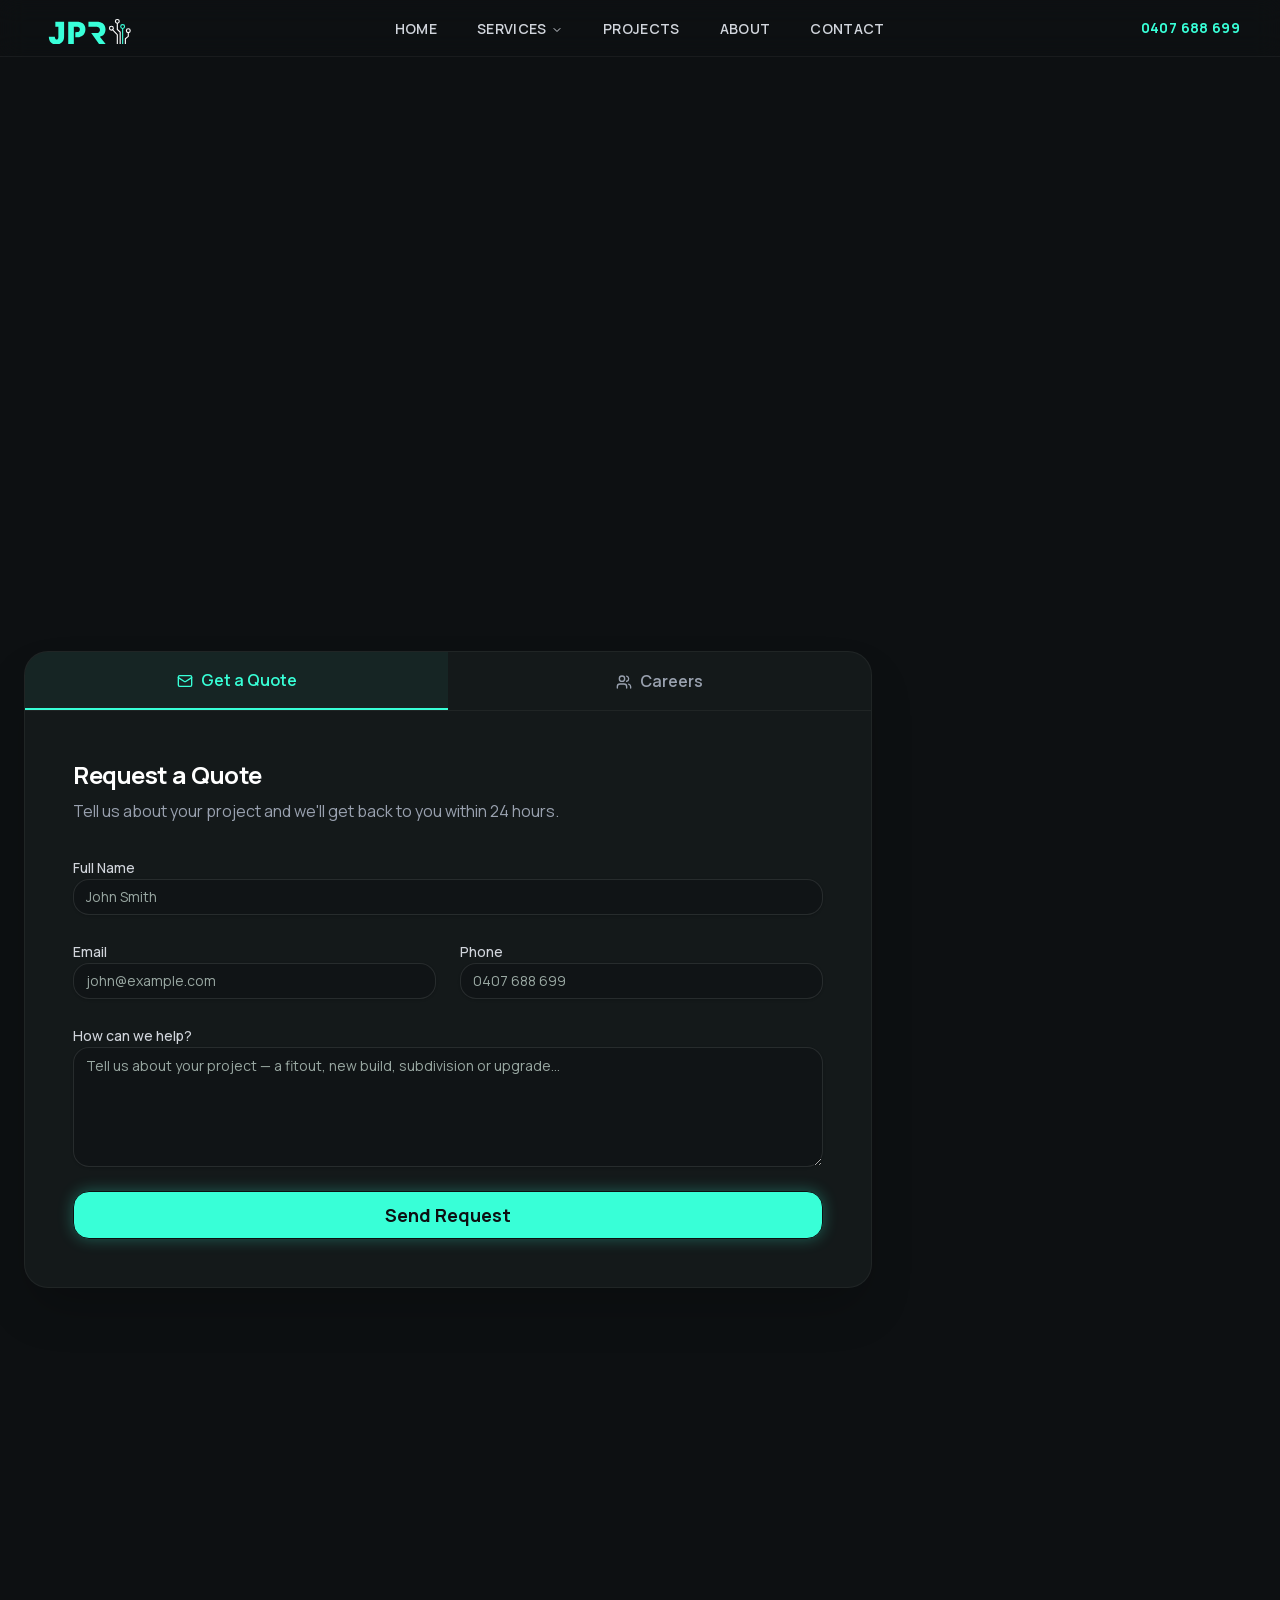
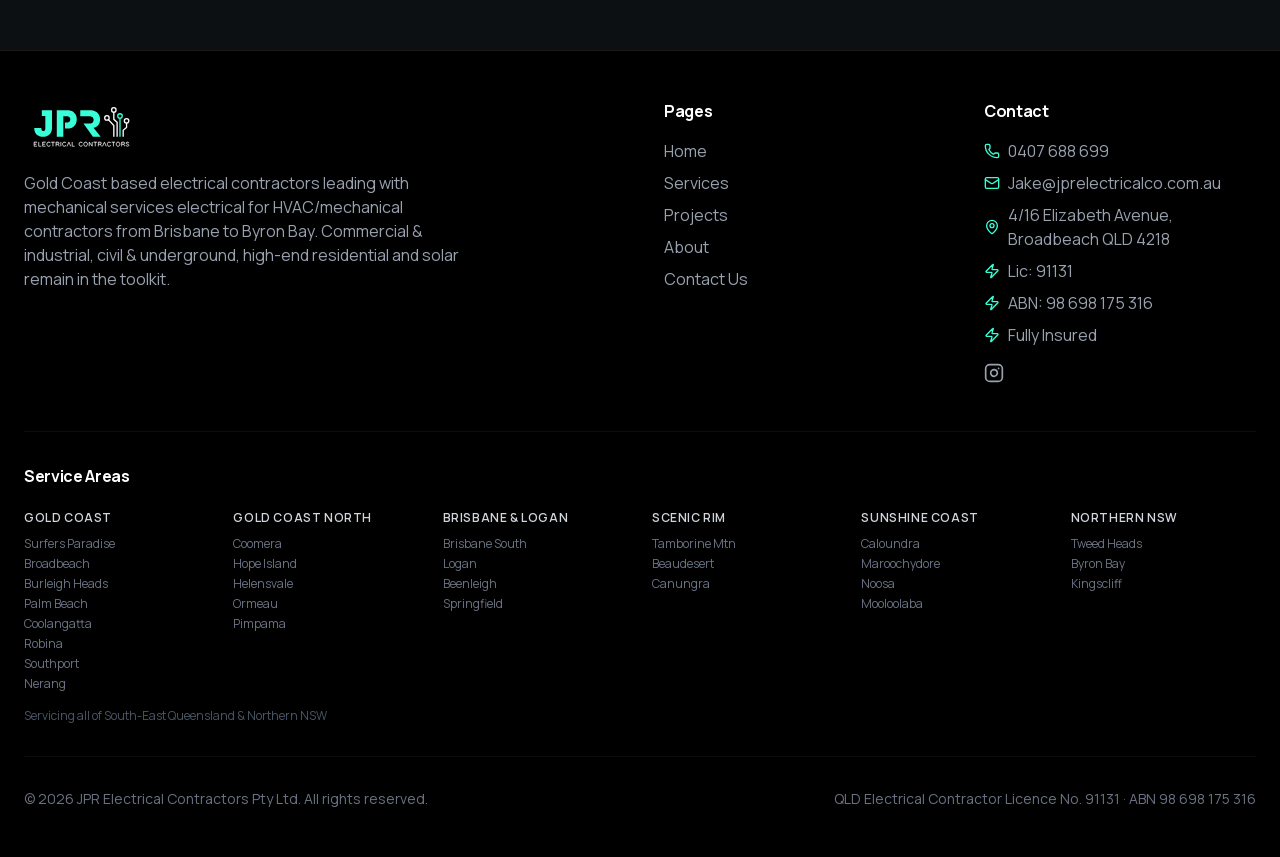
<file: contact/index.html>
<!DOCTYPE html><html lang="en" class="manrope_9aefac85-module__Jg6FdG__variable ibm_plex_mono_28411002-module__cjC0Ca__variable"><head><meta charSet="utf-8"/><meta name="viewport" content="width=device-width, initial-scale=1"/><link rel="preload" href="/_next/static/media/99e609270109b47d-s.p.40sczeszzbjw1.woff2" as="font" crossorigin="" type="font/woff2"/><link rel="preload" href="/_next/static/media/a343f882a40d2cc9-s.p.1sj6eobyi31rd.woff2" as="font" crossorigin="" type="font/woff2"/><link rel="preload" href="/_next/static/media/effe91970fc4db64-s.p.0oace-s_gkfks.woff2" as="font" crossorigin="" type="font/woff2"/><link rel="preload" as="image" href="/images/jpr-logo.svg"/><link rel="stylesheet" href="/_next/static/chunks/3htl6lur6gde-.css" data-precedence="next"/><link rel="stylesheet" href="/_next/static/chunks/00we42fhna6il.css" data-precedence="next"/><link rel="preload" as="script" fetchPriority="low" href="/_next/static/chunks/0m0fzg31ety-o.js"/><script src="/_next/static/chunks/2ltu6slv52lqs.js" async=""></script><script src="/_next/static/chunks/2karxon71vs44.js" async=""></script><script src="/_next/static/chunks/39-39lz33ekq-.js" async=""></script><script src="/_next/static/chunks/turbopack-2h8odx8mivj-o.js" async=""></script><script src="/_next/static/chunks/1jrmgno87otpe.js" async=""></script><script src="/_next/static/chunks/2igjfnxvl0mip.js" async=""></script><script src="/_next/static/chunks/056mrzo64pegv.js" async=""></script><script src="/_next/static/chunks/02-u0i-9hi4c5.js" async=""></script><script src="/_next/static/chunks/1y1g59rvg6p1s.js" async=""></script><script src="/_next/static/chunks/3s0t4gjpeseft.js" async=""></script><meta name="next-size-adjust" content=""/><title>JPR Electrical | Mechanical Electrical Contractors — Gold Coast, Brisbane &amp; Byron Bay</title><meta name="description" content="JPR Electrical Contractors Pty Ltd — mechanical services electrical contractors for HVAC and mechanical contractors across Brisbane, the Gold Coast and Byron Bay. AC/FCU/CU power, controls, MSSBs, VSDs, isolators, plant rooms and commissioning, plus commercial, civil, residential and solar. QLD Lic. 91131."/><meta name="robots" content="index, follow"/><meta name="theme-color" content="#0E1214"/><link rel="canonical" href="https://jprelectricalco.com.au/"/><meta property="og:title" content="JPR Electrical | Mechanical Electrical Contractors — Gold Coast, Brisbane &amp; Byron Bay"/><meta property="og:description" content="Mechanical services electrical for HVAC contractors from Brisbane to Byron Bay — AC/FCU/CU power, controls, MSSBs, VSDs and commissioning. QLD Lic. 91131."/><meta property="og:image" content="https://jprelectricalco.com.au/opengraph.jpg"/><meta property="og:type" content="website"/><meta name="twitter:card" content="summary_large_image"/><meta name="twitter:title" content="JPR Electrical | Mechanical Electrical Contractors — Gold Coast, Brisbane &amp; Byron Bay"/><meta name="twitter:description" content="Mechanical services electrical for HVAC contractors from Brisbane to Byron Bay — AC/FCU/CU power, controls, MSSBs, VSDs and commissioning. QLD Lic. 91131."/><meta name="twitter:image" content="https://jprelectricalco.com.au/opengraph.jpg"/><link rel="icon" href="/favicon.ico"/><link rel="icon" href="/favicon-32x32.png" sizes="32x32" type="image/png"/><link rel="icon" href="/favicon-16x16.png" sizes="16x16" type="image/png"/><link rel="apple-touch-icon" href="/apple-touch-icon.png"/><script type="application/ld+json">{"@context":"https://schema.org","@type":["Electrician","LocalBusiness"],"name":"JPR Electrical Contractors Pty Ltd","description":"Gold Coast based licensed electrical contractors leading with mechanical services electrical for HVAC and mechanical contractors from Brisbane through the Gold Coast to Byron Bay, with commercial, civil, high-end residential and solar capability behind it.","url":"https://jprelectricalco.com.au","telephone":"+61407688699","email":"jake@jprelectricalco.com.au","address":{"@type":"PostalAddress","streetAddress":"4/16 Elizabeth Avenue","addressLocality":"Broadbeach","addressRegion":"QLD","postalCode":"4218","addressCountry":"AU"},"geo":{"@type":"GeoCoordinates","latitude":"-28.0167","longitude":"153.4000"},"areaServed":[{"@type":"City","name":"Gold Coast"},{"@type":"City","name":"Brisbane"},{"@type":"City","name":"Logan"},{"@type":"City","name":"Ipswich"},{"@type":"City","name":"Sunshine Coast"},{"@type":"City","name":"Scenic Rim"},{"@type":"City","name":"Tweed Heads"},{"@type":"City","name":"Byron Bay"}],"openingHoursSpecification":[{"@type":"OpeningHoursSpecification","dayOfWeek":["Monday","Tuesday","Wednesday","Thursday","Friday"],"opens":"07:30","closes":"17:00"},{"@type":"OpeningHoursSpecification","dayOfWeek":["Saturday"],"opens":"07:30","closes":"12:00"}],"hasOfferCatalog":{"@type":"OfferCatalog","name":"Electrical Services","itemListElement":[{"@type":"Offer","itemOffered":{"@type":"Service","name":"Mechanical Services Electrical"}},{"@type":"Offer","itemOffered":{"@type":"Service","name":"Commercial & Industrial Electrical"}},{"@type":"Offer","itemOffered":{"@type":"Service","name":"Civil & Underground Electrical Infrastructure"}},{"@type":"Offer","itemOffered":{"@type":"Service","name":"High-End Residential Electrical"}},{"@type":"Offer","itemOffered":{"@type":"Service","name":"Solar & Battery Storage"}}]},"priceRange":"$$","image":"https://jprelectricalco.com.au/opengraph.jpg","sameAs":["https://www.instagram.com/jpr_electrical_contractors","https://www.linkedin.com/in/jake-rice-801a6215b"],"identifier":"91131"}</script><script src="/_next/static/chunks/0cz1d0mv5g_q7.js" noModule=""></script></head><body class="font-sans antialiased bg-background text-foreground"><div hidden=""><!--$--><!--/$--></div><nav class="fixed top-0 left-0 right-0 z-50 transition-all duration-300 border-b border-white/5 backdrop-blur-md bg-transparent py-3"><div class="container mx-auto px-6 lg:px-10 flex items-center justify-between"><a class="block shrink-0 mr-8" href="/"><div class="h-8 overflow-hidden"><img src="/images/jpr-logo.svg" alt="JPR Electrical Contractors Pty Ltd" class="h-[150%] w-auto" style="object-fit:cover;object-position:left top"/></div></a><div class="hidden md:flex items-center justify-center flex-1"><nav aria-label="Main" data-orientation="horizontal" dir="ltr" class="relative z-10 flex max-w-max flex-1 items-center justify-center"><div style="position:relative"><ul data-orientation="horizontal" class="group flex flex-1 list-none items-center justify-center gap-10 space-x-0" dir="ltr"><li><a class="text-sm font-semibold tracking-wide uppercase whitespace-nowrap transition-colors text-gray-300 hover:text-primary" data-testid="link-nav-home" data-radix-collection-item="" href="/">Home</a></li><li><button id="radix-_R_idb_-trigger-radix-_R_16idb_" data-state="closed" aria-expanded="false" aria-controls="radix-_R_idb_-content-radix-_R_16idb_" class="group inline-flex w-max items-center justify-center focus:text-accent-foreground focus:outline-none disabled:pointer-events-none disabled:opacity-50 group text-sm font-semibold tracking-wide uppercase whitespace-nowrap transition-colors h-auto p-0 bg-transparent hover:bg-transparent focus:bg-transparent data-[state=open]:bg-transparent data-[state=open]:hover:bg-transparent data-[state=open]:focus:bg-transparent rounded-none text-gray-300 hover:text-primary data-[state=open]:text-primary" data-testid="button-nav-services" data-radix-collection-item="">Services<!-- --> <svg xmlns="http://www.w3.org/2000/svg" width="24" height="24" viewBox="0 0 24 24" fill="none" stroke="currentColor" stroke-width="2" stroke-linecap="round" stroke-linejoin="round" class="lucide lucide-chevron-down relative top-[1px] ml-1 h-3 w-3 transition duration-300 group-data-[state=open]:rotate-180" aria-hidden="true"><path d="m6 9 6 6 6-6"></path></svg></button></li><li><a class="text-sm font-semibold tracking-wide uppercase whitespace-nowrap transition-colors text-gray-300 hover:text-primary" data-testid="link-nav-projects" data-radix-collection-item="" href="/projects/">Projects</a></li><li><a class="text-sm font-semibold tracking-wide uppercase whitespace-nowrap transition-colors text-gray-300 hover:text-primary" data-testid="link-nav-about" data-radix-collection-item="" href="/about/">About</a></li><li><a class="text-sm font-semibold tracking-wide uppercase whitespace-nowrap transition-colors text-gray-300 hover:text-primary" data-testid="link-nav-contact" data-radix-collection-item="" href="/contact/">Contact</a></li></ul></div><div class="absolute left-0 top-full flex justify-center"></div></nav></div><div class="hidden md:flex items-center shrink-0 ml-8"><a href="tel:0407688699" class="text-primary font-bold text-sm tracking-wide hover:text-primary/80 transition-colors" data-testid="link-nav-phone">0407 688 699</a></div><button class="md:hidden text-white" data-testid="button-mobile-menu"><svg xmlns="http://www.w3.org/2000/svg" width="24" height="24" viewBox="0 0 24 24" fill="none" stroke="currentColor" stroke-width="2" stroke-linecap="round" stroke-linejoin="round" class="lucide lucide-menu" aria-hidden="true"><path d="M4 5h16"></path><path d="M4 12h16"></path><path d="M4 19h16"></path></svg></button></div></nav><div class="min-h-screen bg-background text-foreground overflow-x-hidden font-sans"><section class="pt-32 pb-16"><div class="container px-6"><div class="text-center max-w-3xl mx-auto" style="opacity:0;transform:translateY(20px)"><div class="inline-flex items-center gap-2 px-3 py-1 rounded-full bg-primary/10 border border-primary/20 text-primary text-sm font-semibold tracking-wide uppercase mb-6"><svg xmlns="http://www.w3.org/2000/svg" width="24" height="24" viewBox="0 0 24 24" fill="none" stroke="currentColor" stroke-width="2" stroke-linecap="round" stroke-linejoin="round" class="lucide lucide-zap w-3 h-3" aria-hidden="true"><path d="M4 14a1 1 0 0 1-.78-1.63l9.9-10.2a.5.5 0 0 1 .86.46l-1.92 6.02A1 1 0 0 0 13 10h7a1 1 0 0 1 .78 1.63l-9.9 10.2a.5.5 0 0 1-.86-.46l1.92-6.02A1 1 0 0 0 11 14z"></path></svg> Get In Touch</div><h1 class="text-4xl md:text-6xl font-display font-extrabold text-white mb-6" data-testid="text-contact-heading">Contact<!-- --> <span class="text-transparent bg-clip-text bg-gradient-to-r from-primary to-emerald-200">Us.</span></h1><p class="text-lg text-gray-400 leading-relaxed">Send us your plans, ask a question, or apply to join the team. Phone is fastest: 0407 688 699.</p></div></div></section><section class="pb-12"><div class="container px-6"><div class="grid sm:grid-cols-2 lg:grid-cols-4 gap-6"><div style="opacity:0;transform:translateY(20px)"><a href="tel:0407688699" class="block bg-card border border-white/5 rounded-2xl p-6 hover:border-primary/50 transition-colors overflow-hidden" data-testid="link-contact-phone"><svg xmlns="http://www.w3.org/2000/svg" width="24" height="24" viewBox="0 0 24 24" fill="none" stroke="currentColor" stroke-width="2" stroke-linecap="round" stroke-linejoin="round" class="lucide lucide-phone w-8 h-8 text-primary mb-3" aria-hidden="true"><path d="M13.832 16.568a1 1 0 0 0 1.213-.303l.355-.465A2 2 0 0 1 17 15h3a2 2 0 0 1 2 2v3a2 2 0 0 1-2 2A18 18 0 0 1 2 4a2 2 0 0 1 2-2h3a2 2 0 0 1 2 2v3a2 2 0 0 1-.8 1.6l-.468.351a1 1 0 0 0-.292 1.233 14 14 0 0 0 6.392 6.384"></path></svg><p class="text-gray-400 text-sm mb-1">Phone</p><p class="text-white font-semibold text-sm sm:text-base break-all">0407 688 699</p></a></div><div style="opacity:0;transform:translateY(20px)"><a href="mailto:jake@jprelectricalco.com.au" class="block bg-card border border-white/5 rounded-2xl p-6 hover:border-primary/50 transition-colors overflow-hidden" data-testid="link-contact-email"><svg xmlns="http://www.w3.org/2000/svg" width="24" height="24" viewBox="0 0 24 24" fill="none" stroke="currentColor" stroke-width="2" stroke-linecap="round" stroke-linejoin="round" class="lucide lucide-mail w-8 h-8 text-primary mb-3" aria-hidden="true"><path d="m22 7-8.991 5.727a2 2 0 0 1-2.009 0L2 7"></path><rect x="2" y="4" width="20" height="16" rx="2"></rect></svg><p class="text-gray-400 text-sm mb-1">Email</p><p class="text-white font-semibold text-sm sm:text-base break-all">jake@jprelectricalco.com.au</p></a></div><div style="opacity:0;transform:translateY(20px)"><div class="bg-card border border-white/5 rounded-2xl p-6 overflow-hidden" data-testid="text-contact-location"><svg xmlns="http://www.w3.org/2000/svg" width="24" height="24" viewBox="0 0 24 24" fill="none" stroke="currentColor" stroke-width="2" stroke-linecap="round" stroke-linejoin="round" class="lucide lucide-map-pin w-8 h-8 text-primary mb-3" aria-hidden="true"><path d="M20 10c0 4.993-5.539 10.193-7.399 11.799a1 1 0 0 1-1.202 0C9.539 20.193 4 14.993 4 10a8 8 0 0 1 16 0"></path><circle cx="12" cy="10" r="3"></circle></svg><p class="text-gray-400 text-sm mb-1">Location</p><p class="text-white font-semibold text-sm sm:text-base break-all">4/16 Elizabeth Avenue, Broadbeach QLD 4218</p></div></div><div style="opacity:0;transform:translateY(20px)"><div class="bg-card border border-white/5 rounded-2xl p-6 overflow-hidden" data-testid="text-contact-hours"><svg xmlns="http://www.w3.org/2000/svg" width="24" height="24" viewBox="0 0 24 24" fill="none" stroke="currentColor" stroke-width="2" stroke-linecap="round" stroke-linejoin="round" class="lucide lucide-clock w-8 h-8 text-primary mb-3" aria-hidden="true"><path d="M12 6v6l4 2"></path><circle cx="12" cy="12" r="10"></circle></svg><p class="text-gray-400 text-sm mb-1">Hours</p><p class="text-white font-semibold text-sm sm:text-base break-all">Mon–Fri 7:30am–5pm · Sat 7:30am–12pm · Sun closed</p></div></div></div></div></section><section class="py-12"><div class="container px-6 max-w-4xl"><div class="bg-card rounded-3xl border border-white/5 shadow-2xl overflow-hidden"><div class="flex border-b border-white/5"><button class="flex-1 py-4 px-6 text-center font-semibold transition-colors text-primary border-b-2 border-primary bg-primary/5" data-testid="button-tab-enquiry"><svg xmlns="http://www.w3.org/2000/svg" width="24" height="24" viewBox="0 0 24 24" fill="none" stroke="currentColor" stroke-width="2" stroke-linecap="round" stroke-linejoin="round" class="lucide lucide-mail w-4 h-4 inline mr-2" aria-hidden="true"><path d="m22 7-8.991 5.727a2 2 0 0 1-2.009 0L2 7"></path><rect x="2" y="4" width="20" height="16" rx="2"></rect></svg>Get a Quote</button><button class="flex-1 py-4 px-6 text-center font-semibold transition-colors text-gray-400 hover:text-white" data-testid="button-tab-career"><svg xmlns="http://www.w3.org/2000/svg" width="24" height="24" viewBox="0 0 24 24" fill="none" stroke="currentColor" stroke-width="2" stroke-linecap="round" stroke-linejoin="round" class="lucide lucide-users w-4 h-4 inline mr-2" aria-hidden="true"><path d="M16 21v-2a4 4 0 0 0-4-4H6a4 4 0 0 0-4 4v2"></path><path d="M16 3.128a4 4 0 0 1 0 7.744"></path><path d="M22 21v-2a4 4 0 0 0-3-3.87"></path><circle cx="9" cy="7" r="4"></circle></svg>Careers</button></div><div class="p-8 md:p-12"><div><h2 class="text-2xl font-display font-bold text-white mb-2">Request a Quote</h2><p class="text-gray-400 mb-8">Tell us about your project and we&#x27;ll get back to you within 24 hours.</p><form class="space-y-6"><div class="space-y-2"><label class="text-sm font-medium leading-none peer-disabled:cursor-not-allowed peer-disabled:opacity-70 text-gray-300" for="_R_3plfiulb_-form-item">Full Name</label><input class="flex h-9 w-full rounded-md border px-3 py-1 text-base shadow-sm transition-colors file:border-0 file:bg-transparent file:text-sm file:font-medium file:text-foreground placeholder:text-muted-foreground focus-visible:outline-none focus-visible:ring-1 focus-visible:ring-ring disabled:cursor-not-allowed disabled:opacity-50 md:text-sm bg-background/50 border-white/10 text-white focus:border-primary/50" placeholder="John Smith" data-testid="input-enquiry-name" id="_R_3plfiulb_-form-item" aria-describedby="_R_3plfiulb_-form-item-description" aria-invalid="false" name="name" value=""/></div><div class="grid md:grid-cols-2 gap-6"><div class="space-y-2"><label class="text-sm font-medium leading-none peer-disabled:cursor-not-allowed peer-disabled:opacity-70 text-gray-300" for="_R_lplfiulb_-form-item">Email</label><input class="flex h-9 w-full rounded-md border px-3 py-1 text-base shadow-sm transition-colors file:border-0 file:bg-transparent file:text-sm file:font-medium file:text-foreground placeholder:text-muted-foreground focus-visible:outline-none focus-visible:ring-1 focus-visible:ring-ring disabled:cursor-not-allowed disabled:opacity-50 md:text-sm bg-background/50 border-white/10 text-white focus:border-primary/50" placeholder="john@example.com" data-testid="input-enquiry-email" id="_R_lplfiulb_-form-item" aria-describedby="_R_lplfiulb_-form-item-description" aria-invalid="false" name="email" value=""/></div><div class="space-y-2"><label class="text-sm font-medium leading-none peer-disabled:cursor-not-allowed peer-disabled:opacity-70 text-gray-300" for="_R_15plfiulb_-form-item">Phone</label><input class="flex h-9 w-full rounded-md border px-3 py-1 text-base shadow-sm transition-colors file:border-0 file:bg-transparent file:text-sm file:font-medium file:text-foreground placeholder:text-muted-foreground focus-visible:outline-none focus-visible:ring-1 focus-visible:ring-ring disabled:cursor-not-allowed disabled:opacity-50 md:text-sm bg-background/50 border-white/10 text-white focus:border-primary/50" placeholder="0407 688 699" data-testid="input-enquiry-phone" id="_R_15plfiulb_-form-item" aria-describedby="_R_15plfiulb_-form-item-description" aria-invalid="false" name="phone" value=""/></div></div><div class="space-y-2"><label class="text-sm font-medium leading-none peer-disabled:cursor-not-allowed peer-disabled:opacity-70 text-gray-300" for="_R_7plfiulb_-form-item">How can we help?</label><textarea class="flex w-full rounded-md border px-3 py-2 text-base shadow-sm placeholder:text-muted-foreground focus-visible:outline-none focus-visible:ring-1 focus-visible:ring-ring disabled:cursor-not-allowed disabled:opacity-50 md:text-sm min-h-[120px] bg-background/50 border-white/10 text-white focus:border-primary/50" placeholder="Tell us about your project — a fitout, new build, subdivision or upgrade..." name="message" data-testid="input-enquiry-message" id="_R_7plfiulb_-form-item" aria-describedby="_R_7plfiulb_-form-item-description" aria-invalid="false"></textarea></div><button class="inline-flex items-center justify-center gap-2 whitespace-nowrap rounded-md transition-colors focus-visible:outline-none focus-visible:ring-1 focus-visible:ring-ring disabled:pointer-events-none disabled:opacity-50 [&amp;_svg]:pointer-events-none [&amp;_svg]:size-4 [&amp;_svg]:shrink-0 hover-elevate active-elevate-2 border border-primary-border min-h-9 px-4 py-2 w-full bg-primary text-primary-foreground font-bold h-12 text-lg hover:bg-primary/90 shadow-[0_0_15px_rgba(57,255,217,0.3)]" type="submit" data-testid="button-submit-enquiry">Send Request</button></form></div></div></div></div></section><section class="py-12"><div class="container px-6 max-w-4xl"><div class="bg-card/50 border border-white/5 rounded-2xl p-8 md:p-12" style="opacity:0;transform:translateY(20px)"><h3 class="text-xl font-display font-bold text-white mb-6">Licensing &amp; Credentials</h3><div class="grid sm:grid-cols-3 gap-6"><div class="flex items-start gap-4"><svg xmlns="http://www.w3.org/2000/svg" width="24" height="24" viewBox="0 0 24 24" fill="none" stroke="currentColor" stroke-width="2" stroke-linecap="round" stroke-linejoin="round" class="lucide lucide-shield w-6 h-6 text-primary shrink-0 mt-1" aria-hidden="true"><path d="M20 13c0 5-3.5 7.5-7.66 8.95a1 1 0 0 1-.67-.01C7.5 20.5 4 18 4 13V6a1 1 0 0 1 1-1c2 0 4.5-1.2 6.24-2.72a1.17 1.17 0 0 1 1.52 0C14.51 3.81 17 5 19 5a1 1 0 0 1 1 1z"></path></svg><div><p class="text-white font-semibold">Electrical Contractors Licence</p><p class="text-gray-400 text-sm">Lic: 91131</p></div></div><div class="flex items-start gap-4"><svg xmlns="http://www.w3.org/2000/svg" width="24" height="24" viewBox="0 0 24 24" fill="none" stroke="currentColor" stroke-width="2" stroke-linecap="round" stroke-linejoin="round" class="lucide lucide-shield w-6 h-6 text-primary shrink-0 mt-1" aria-hidden="true"><path d="M20 13c0 5-3.5 7.5-7.66 8.95a1 1 0 0 1-.67-.01C7.5 20.5 4 18 4 13V6a1 1 0 0 1 1-1c2 0 4.5-1.2 6.24-2.72a1.17 1.17 0 0 1 1.52 0C14.51 3.81 17 5 19 5a1 1 0 0 1 1 1z"></path></svg><div><p class="text-white font-semibold">ABN</p><p class="text-gray-400 text-sm">98 698 175 316</p></div></div><div class="flex items-start gap-4"><svg xmlns="http://www.w3.org/2000/svg" width="24" height="24" viewBox="0 0 24 24" fill="none" stroke="currentColor" stroke-width="2" stroke-linecap="round" stroke-linejoin="round" class="lucide lucide-shield w-6 h-6 text-primary shrink-0 mt-1" aria-hidden="true"><path d="M20 13c0 5-3.5 7.5-7.66 8.95a1 1 0 0 1-.67-.01C7.5 20.5 4 18 4 13V6a1 1 0 0 1 1-1c2 0 4.5-1.2 6.24-2.72a1.17 1.17 0 0 1 1.52 0C14.51 3.81 17 5 19 5a1 1 0 0 1 1 1z"></path></svg><div><p class="text-white font-semibold">Fully Insured</p><p class="text-gray-400 text-sm">Public liability &amp; professional indemnity</p></div></div></div></div></div></section></div><!--$--><!--/$--><footer class="bg-black py-12 border-t border-white/10"><div class="container mx-auto px-6"><div class="grid md:grid-cols-4 gap-12 mb-12"><div class="col-span-1 md:col-span-2"><a class="block mb-4" href="/"><div class="h-14 "><img src="/images/jpr-logo.svg" alt="JPR Electrical Contractors Pty Ltd" class="h-full w-auto"/></div></a><p class="text-gray-400 max-w-md">Gold Coast based electrical contractors leading with mechanical services electrical for HVAC/mechanical contractors from Brisbane to Byron Bay. Commercial &amp; industrial, civil &amp; underground, high-end residential and solar remain in the toolkit.</p></div><div><h3 class="text-white font-bold mb-4">Pages</h3><ul class="space-y-2 text-gray-400"><li><a class="hover:text-primary transition-colors" data-testid="link-footer-home" href="/">Home</a></li><li><a class="hover:text-primary transition-colors" data-testid="link-footer-services" href="/services/">Services</a></li><li><a class="hover:text-primary transition-colors" data-testid="link-footer-projects" href="/projects/">Projects</a></li><li><a class="hover:text-primary transition-colors" data-testid="link-footer-about" href="/about/">About</a></li><li><a class="hover:text-primary transition-colors" data-testid="link-footer-contact" href="/contact/">Contact Us</a></li></ul></div><div><h3 class="text-white font-bold mb-4">Contact</h3><ul class="space-y-2 text-gray-400"><li class="flex items-center gap-2"><svg xmlns="http://www.w3.org/2000/svg" width="24" height="24" viewBox="0 0 24 24" fill="none" stroke="currentColor" stroke-width="2" stroke-linecap="round" stroke-linejoin="round" class="lucide lucide-phone w-4 h-4 text-primary shrink-0" aria-hidden="true"><path d="M13.832 16.568a1 1 0 0 0 1.213-.303l.355-.465A2 2 0 0 1 17 15h3a2 2 0 0 1 2 2v3a2 2 0 0 1-2 2A18 18 0 0 1 2 4a2 2 0 0 1 2-2h3a2 2 0 0 1 2 2v3a2 2 0 0 1-.8 1.6l-.468.351a1 1 0 0 0-.292 1.233 14 14 0 0 0 6.392 6.384"></path></svg><a href="tel:0407688699" class="hover:text-primary transition-colors" data-testid="link-footer-phone">0407 688 699</a></li><li class="flex items-center gap-2"><svg xmlns="http://www.w3.org/2000/svg" width="24" height="24" viewBox="0 0 24 24" fill="none" stroke="currentColor" stroke-width="2" stroke-linecap="round" stroke-linejoin="round" class="lucide lucide-mail w-4 h-4 text-primary shrink-0" aria-hidden="true"><path d="m22 7-8.991 5.727a2 2 0 0 1-2.009 0L2 7"></path><rect x="2" y="4" width="20" height="16" rx="2"></rect></svg><a href="mailto:Jake@jprelectricalco.com.au" class="hover:text-primary transition-colors" data-testid="link-footer-email">Jake@jprelectricalco.com.au</a></li><li class="flex items-center gap-2"><svg xmlns="http://www.w3.org/2000/svg" width="24" height="24" viewBox="0 0 24 24" fill="none" stroke="currentColor" stroke-width="2" stroke-linecap="round" stroke-linejoin="round" class="lucide lucide-map-pin w-4 h-4 text-primary shrink-0" aria-hidden="true"><path d="M20 10c0 4.993-5.539 10.193-7.399 11.799a1 1 0 0 1-1.202 0C9.539 20.193 4 14.993 4 10a8 8 0 0 1 16 0"></path><circle cx="12" cy="10" r="3"></circle></svg>4/16 Elizabeth Avenue, Broadbeach QLD 4218</li><li class="flex items-center gap-2"><svg xmlns="http://www.w3.org/2000/svg" width="24" height="24" viewBox="0 0 24 24" fill="none" stroke="currentColor" stroke-width="2" stroke-linecap="round" stroke-linejoin="round" class="lucide lucide-zap w-4 h-4 text-primary shrink-0" aria-hidden="true"><path d="M4 14a1 1 0 0 1-.78-1.63l9.9-10.2a.5.5 0 0 1 .86.46l-1.92 6.02A1 1 0 0 0 13 10h7a1 1 0 0 1 .78 1.63l-9.9 10.2a.5.5 0 0 1-.86-.46l1.92-6.02A1 1 0 0 0 11 14z"></path></svg>Lic: 91131</li><li class="flex items-center gap-2"><svg xmlns="http://www.w3.org/2000/svg" width="24" height="24" viewBox="0 0 24 24" fill="none" stroke="currentColor" stroke-width="2" stroke-linecap="round" stroke-linejoin="round" class="lucide lucide-zap w-4 h-4 text-primary shrink-0" aria-hidden="true"><path d="M4 14a1 1 0 0 1-.78-1.63l9.9-10.2a.5.5 0 0 1 .86.46l-1.92 6.02A1 1 0 0 0 13 10h7a1 1 0 0 1 .78 1.63l-9.9 10.2a.5.5 0 0 1-.86-.46l1.92-6.02A1 1 0 0 0 11 14z"></path></svg>ABN: 98 698 175 316</li><li class="flex items-center gap-2"><svg xmlns="http://www.w3.org/2000/svg" width="24" height="24" viewBox="0 0 24 24" fill="none" stroke="currentColor" stroke-width="2" stroke-linecap="round" stroke-linejoin="round" class="lucide lucide-zap w-4 h-4 text-primary shrink-0" aria-hidden="true"><path d="M4 14a1 1 0 0 1-.78-1.63l9.9-10.2a.5.5 0 0 1 .86.46l-1.92 6.02A1 1 0 0 0 13 10h7a1 1 0 0 1 .78 1.63l-9.9 10.2a.5.5 0 0 1-.86-.46l1.92-6.02A1 1 0 0 0 11 14z"></path></svg>Fully Insured</li><li class="flex gap-4 mt-4"><a href="https://www.instagram.com/jpr_electrical_contractors" target="_blank" rel="noopener noreferrer" class="text-gray-400 hover:text-white transition-colors" data-testid="link-footer-instagram"><svg xmlns="http://www.w3.org/2000/svg" width="24" height="24" viewBox="0 0 24 24" fill="none" stroke="currentColor" stroke-width="2" stroke-linecap="round" stroke-linejoin="round" class="lucide lucide-instagram w-5 h-5" aria-hidden="true"><rect width="20" height="20" x="2" y="2" rx="5" ry="5"></rect><path d="M16 11.37A4 4 0 1 1 12.63 8 4 4 0 0 1 16 11.37z"></path><line x1="17.5" x2="17.51" y1="6.5" y2="6.5"></line></svg></a></li></ul></div></div><div class="border-t border-white/5 pt-8 mb-8"><h3 class="text-white font-bold mb-4">Service Areas</h3><div class="grid grid-cols-2 sm:grid-cols-3 md:grid-cols-6 gap-6"><div><span class="text-gray-300 text-xs font-semibold uppercase tracking-wider">Gold Coast</span><div class="mt-2 space-y-1"><span class="block text-gray-500 text-xs hover:text-primary transition-colors cursor-default" data-testid="text-service-area-surfers-paradise">Surfers Paradise</span><span class="block text-gray-500 text-xs hover:text-primary transition-colors cursor-default" data-testid="text-service-area-broadbeach">Broadbeach</span><span class="block text-gray-500 text-xs hover:text-primary transition-colors cursor-default" data-testid="text-service-area-burleigh-heads">Burleigh Heads</span><span class="block text-gray-500 text-xs hover:text-primary transition-colors cursor-default" data-testid="text-service-area-palm-beach">Palm Beach</span><span class="block text-gray-500 text-xs hover:text-primary transition-colors cursor-default" data-testid="text-service-area-coolangatta">Coolangatta</span><span class="block text-gray-500 text-xs hover:text-primary transition-colors cursor-default" data-testid="text-service-area-robina">Robina</span><span class="block text-gray-500 text-xs hover:text-primary transition-colors cursor-default" data-testid="text-service-area-southport">Southport</span><span class="block text-gray-500 text-xs hover:text-primary transition-colors cursor-default" data-testid="text-service-area-nerang">Nerang</span></div></div><div><span class="text-gray-300 text-xs font-semibold uppercase tracking-wider">Gold Coast North</span><div class="mt-2 space-y-1"><span class="block text-gray-500 text-xs hover:text-primary transition-colors cursor-default" data-testid="text-service-area-coomera">Coomera</span><span class="block text-gray-500 text-xs hover:text-primary transition-colors cursor-default" data-testid="text-service-area-hope-island">Hope Island</span><span class="block text-gray-500 text-xs hover:text-primary transition-colors cursor-default" data-testid="text-service-area-helensvale">Helensvale</span><span class="block text-gray-500 text-xs hover:text-primary transition-colors cursor-default" data-testid="text-service-area-ormeau">Ormeau</span><span class="block text-gray-500 text-xs hover:text-primary transition-colors cursor-default" data-testid="text-service-area-pimpama">Pimpama</span></div></div><div><span class="text-gray-300 text-xs font-semibold uppercase tracking-wider">Brisbane &amp; Logan</span><div class="mt-2 space-y-1"><span class="block text-gray-500 text-xs hover:text-primary transition-colors cursor-default" data-testid="text-service-area-brisbane-south">Brisbane South</span><span class="block text-gray-500 text-xs hover:text-primary transition-colors cursor-default" data-testid="text-service-area-logan">Logan</span><span class="block text-gray-500 text-xs hover:text-primary transition-colors cursor-default" data-testid="text-service-area-beenleigh">Beenleigh</span><span class="block text-gray-500 text-xs hover:text-primary transition-colors cursor-default" data-testid="text-service-area-springfield">Springfield</span></div></div><div><span class="text-gray-300 text-xs font-semibold uppercase tracking-wider">Scenic Rim</span><div class="mt-2 space-y-1"><span class="block text-gray-500 text-xs hover:text-primary transition-colors cursor-default" data-testid="text-service-area-tamborine-mtn">Tamborine Mtn</span><span class="block text-gray-500 text-xs hover:text-primary transition-colors cursor-default" data-testid="text-service-area-beaudesert">Beaudesert</span><span class="block text-gray-500 text-xs hover:text-primary transition-colors cursor-default" data-testid="text-service-area-canungra">Canungra</span></div></div><div><span class="text-gray-300 text-xs font-semibold uppercase tracking-wider">Sunshine Coast</span><div class="mt-2 space-y-1"><span class="block text-gray-500 text-xs hover:text-primary transition-colors cursor-default" data-testid="text-service-area-caloundra">Caloundra</span><span class="block text-gray-500 text-xs hover:text-primary transition-colors cursor-default" data-testid="text-service-area-maroochydore">Maroochydore</span><span class="block text-gray-500 text-xs hover:text-primary transition-colors cursor-default" data-testid="text-service-area-noosa">Noosa</span><span class="block text-gray-500 text-xs hover:text-primary transition-colors cursor-default" data-testid="text-service-area-mooloolaba">Mooloolaba</span></div></div><div><span class="text-gray-300 text-xs font-semibold uppercase tracking-wider">Northern NSW</span><div class="mt-2 space-y-1"><span class="block text-gray-500 text-xs hover:text-primary transition-colors cursor-default" data-testid="text-service-area-tweed-heads">Tweed Heads</span><span class="block text-gray-500 text-xs hover:text-primary transition-colors cursor-default" data-testid="text-service-area-byron-bay">Byron Bay</span><span class="block text-gray-500 text-xs hover:text-primary transition-colors cursor-default" data-testid="text-service-area-kingscliff">Kingscliff</span></div></div></div><p class="text-gray-600 text-xs mt-4">Servicing all of South-East Queensland &amp; Northern NSW</p></div><div class="border-t border-white/5 pt-8 flex flex-col md:flex-row justify-between items-center gap-4 text-sm text-gray-500"><p>© <!-- -->2026<!-- --> JPR Electrical Contractors Pty Ltd. All rights reserved.</p><p>QLD Electrical Contractor Licence No. 91131 · ABN 98 698 175 316</p></div></div></footer><a href="tel:0407688699" class="fixed bottom-6 right-6 z-50 flex items-center gap-2 bg-primary text-primary-foreground font-bold px-5 py-3 rounded-full shadow-[0_0_20px_rgba(57,255,217,0.5)] hover:bg-primary/90 transition-all hover:scale-105 md:hidden" data-testid="button-sticky-call"><svg xmlns="http://www.w3.org/2000/svg" class="w-5 h-5" viewBox="0 0 24 24" fill="none" stroke="currentColor" stroke-width="2" stroke-linecap="round" stroke-linejoin="round"><path d="M22 16.92v3a2 2 0 0 1-2.18 2 19.79 19.79 0 0 1-8.63-3.07A19.5 19.5 0 0 1 4.69 12 19.79 19.79 0 0 1 1.58 3.41 2 2 0 0 1 3.55 1h3a2 2 0 0 1 2 1.72c.127.96.361 1.903.7 2.81a2 2 0 0 1-.45 2.11L7.91 8.5a16 16 0 0 0 5.59 5.59l.91-.91a2 2 0 0 1 2.11-.45c.907.339 1.85.573 2.81.7A2 2 0 0 1 22 16.92z"></path></svg>Call Now</a><div role="region" aria-label="Notifications (F8)" tabindex="-1" style="pointer-events:none"><ol tabindex="-1" class="fixed top-0 z-[100] flex max-h-screen w-full flex-col-reverse p-4 sm:bottom-0 sm:right-0 sm:top-auto sm:flex-col md:max-w-[420px]"></ol></div><script src="/_next/static/chunks/0m0fzg31ety-o.js" id="_R_" async=""></script><script>(self.__next_f=self.__next_f||[]).push([0])</script><script>self.__next_f.push([1,"1:\"$Sreact.fragment\"\n3:I[58024,[\"/_next/static/chunks/1jrmgno87otpe.js\",\"/_next/static/chunks/2igjfnxvl0mip.js\",\"/_next/static/chunks/056mrzo64pegv.js\",\"/_next/static/chunks/02-u0i-9hi4c5.js\"],\"MotionProvider\"]\n4:I[49040,[\"/_next/static/chunks/1jrmgno87otpe.js\",\"/_next/static/chunks/2igjfnxvl0mip.js\",\"/_next/static/chunks/056mrzo64pegv.js\",\"/_next/static/chunks/02-u0i-9hi4c5.js\"],\"Navbar\"]\n5:I[12869,[\"/_next/static/chunks/1jrmgno87otpe.js\",\"/_next/static/chunks/2igjfnxvl0mip.js\",\"/_next/static/chunks/056mrzo64pegv.js\",\"/_next/static/chunks/02-u0i-9hi4c5.js\"],\"default\"]\n6:I[76634,[\"/_next/static/chunks/1jrmgno87otpe.js\",\"/_next/static/chunks/2igjfnxvl0mip.js\",\"/_next/static/chunks/056mrzo64pegv.js\",\"/_next/static/chunks/02-u0i-9hi4c5.js\"],\"default\"]\n7:I[16246,[\"/_next/static/chunks/1jrmgno87otpe.js\",\"/_next/static/chunks/2igjfnxvl0mip.js\",\"/_next/static/chunks/056mrzo64pegv.js\",\"/_next/static/chunks/02-u0i-9hi4c5.js\"],\"\"]\nf:I[76857,[\"/_next/static/chunks/1jrmgno87otpe.js\",\"/_next/static/chunks/2igjfnxvl0mip.js\",\"/_next/static/chunks/056mrzo64pegv.js\",\"/_next/static/chunks/02-u0i-9hi4c5.js\"],\"default\",1]\n:HL[\"/_next/static/chunks/3htl6lur6gde-.css\",\"style\"]\n:HL[\"/_next/static/chunks/00we42fhna6il.css\",\"style\"]\n:HL[\"/_next/static/media/99e609270109b47d-s.p.40sczeszzbjw1.woff2\",\"font\",{\"crossOrigin\":\"\",\"type\":\"font/woff2\"}]\n:HL[\"/_next/static/media/a343f882a40d2cc9-s.p.1sj6eobyi31rd.woff2\",\"font\",{\"crossOrigin\":\"\",\"type\":\"font/woff2\"}]\n:HL[\"/_next/static/media/effe91970fc4db64-s.p.0oace-s_gkfks.woff2\",\"font\",{\"crossOrigin\":\"\",\"type\":\"font/woff2\"}]\n2:T6c0,"])</script><script>self.__next_f.push([1,"{\"@context\":\"https://schema.org\",\"@type\":[\"Electrician\",\"LocalBusiness\"],\"name\":\"JPR Electrical Contractors Pty Ltd\",\"description\":\"Gold Coast based licensed electrical contractors leading with mechanical services electrical for HVAC and mechanical contractors from Brisbane through the Gold Coast to Byron Bay, with commercial, civil, high-end residential and solar capability behind it.\",\"url\":\"https://jprelectricalco.com.au\",\"telephone\":\"+61407688699\",\"email\":\"jake@jprelectricalco.com.au\",\"address\":{\"@type\":\"PostalAddress\",\"streetAddress\":\"4/16 Elizabeth Avenue\",\"addressLocality\":\"Broadbeach\",\"addressRegion\":\"QLD\",\"postalCode\":\"4218\",\"addressCountry\":\"AU\"},\"geo\":{\"@type\":\"GeoCoordinates\",\"latitude\":\"-28.0167\",\"longitude\":\"153.4000\"},\"areaServed\":[{\"@type\":\"City\",\"name\":\"Gold Coast\"},{\"@type\":\"City\",\"name\":\"Brisbane\"},{\"@type\":\"City\",\"name\":\"Logan\"},{\"@type\":\"City\",\"name\":\"Ipswich\"},{\"@type\":\"City\",\"name\":\"Sunshine Coast\"},{\"@type\":\"City\",\"name\":\"Scenic Rim\"},{\"@type\":\"City\",\"name\":\"Tweed Heads\"},{\"@type\":\"City\",\"name\":\"Byron Bay\"}],\"openingHoursSpecification\":{\"@type\":\"OpeningHoursSpecification\",\"dayOfWeek\":[\"Monday\",\"Tuesday\",\"Wednesday\",\"Thursday\",\"Friday\",\"Saturday\"],\"opens\":\"07:00\",\"closes\":\"17:00\"},\"hasOfferCatalog\":{\"@type\":\"OfferCatalog\",\"name\":\"Electrical Services\",\"itemListElement\":[{\"@type\":\"Offer\",\"itemOffered\":{\"@type\":\"Service\",\"name\":\"Mechanical Services Electrical\"}},{\"@type\":\"Offer\",\"itemOffered\":{\"@type\":\"Service\",\"name\":\"Commercial \u0026 Industrial Electrical\"}},{\"@type\":\"Offer\",\"itemOffered\":{\"@type\":\"Service\",\"name\":\"Civil \u0026 Underground Electrical Infrastructure\"}},{\"@type\":\"Offer\",\"itemOffered\":{\"@type\":\"Service\",\"name\":\"High-End Residential Electrical\"}},{\"@type\":\"Offer\",\"itemOffered\":{\"@type\":\"Service\",\"name\":\"Solar \u0026 Battery Storage\"}}]},\"priceRange\":\"$$\",\"image\":\"https://jprelectricalco.com.au/opengraph.jpg\",\"sameAs\":[\"https://www.instagram.com/jpr_electrical_contractors\",\"https://www.linkedin.com/in/jake-rice-801a6215b\"],\"identifier\":\"91131\"}"])</script><script>self.__next_f.push([1,"0:{\"P\":null,\"c\":[\"\",\"contact\",\"\"],\"q\":\"\",\"i\":false,\"f\":[[[\"\",{\"children\":[\"contact\",{\"children\":[\"__PAGE__\",{}]}]},\"$undefined\",\"$undefined\",16],[[\"$\",\"$1\",\"c\",{\"children\":[[[\"$\",\"link\",\"0\",{\"rel\":\"stylesheet\",\"href\":\"/_next/static/chunks/3htl6lur6gde-.css\",\"precedence\":\"next\",\"crossOrigin\":\"$undefined\",\"nonce\":\"$undefined\"}],[\"$\",\"link\",\"1\",{\"rel\":\"stylesheet\",\"href\":\"/_next/static/chunks/00we42fhna6il.css\",\"precedence\":\"next\",\"crossOrigin\":\"$undefined\",\"nonce\":\"$undefined\"}],[\"$\",\"script\",\"script-0\",{\"src\":\"/_next/static/chunks/1jrmgno87otpe.js\",\"async\":true,\"nonce\":\"$undefined\"}],[\"$\",\"script\",\"script-1\",{\"src\":\"/_next/static/chunks/2igjfnxvl0mip.js\",\"async\":true,\"nonce\":\"$undefined\"}],[\"$\",\"script\",\"script-2\",{\"src\":\"/_next/static/chunks/056mrzo64pegv.js\",\"async\":true,\"nonce\":\"$undefined\"}],[\"$\",\"script\",\"script-3\",{\"src\":\"/_next/static/chunks/02-u0i-9hi4c5.js\",\"async\":true,\"nonce\":\"$undefined\"}]],[\"$\",\"html\",null,{\"lang\":\"en\",\"className\":\"manrope_9aefac85-module__Jg6FdG__variable ibm_plex_mono_28411002-module__cjC0Ca__variable\",\"children\":[[\"$\",\"head\",null,{\"children\":[\"$\",\"script\",null,{\"type\":\"application/ld+json\",\"dangerouslySetInnerHTML\":{\"__html\":\"$2\"}}]}],[\"$\",\"body\",null,{\"className\":\"font-sans antialiased bg-background text-foreground\",\"children\":[\"$\",\"$L3\",null,{\"children\":[[\"$\",\"$L4\",null,{}],[\"$\",\"$L5\",null,{\"parallelRouterKey\":\"children\",\"error\":\"$undefined\",\"errorStyles\":\"$undefined\",\"errorScripts\":\"$undefined\",\"template\":[\"$\",\"$L6\",null,{}],\"templateStyles\":\"$undefined\",\"templateScripts\":\"$undefined\",\"notFound\":[[\"$\",\"div\",null,{\"className\":\"min-h-screen flex items-center justify-center bg-background\",\"children\":[\"$\",\"div\",null,{\"className\":\"text-center px-6\",\"children\":[[\"$\",\"h1\",null,{\"className\":\"text-6xl font-display font-extrabold text-primary mb-4\",\"children\":\"404\"}],[\"$\",\"h2\",null,{\"className\":\"text-2xl font-display font-bold text-white mb-4\",\"children\":\"Page Not Found\"}],[\"$\",\"p\",null,{\"className\":\"text-gray-400 mb-8\",\"children\":\"That page doesn't exist. Let's get you back on track.\"}],[\"$\",\"$L7\",null,{\"href\":\"/\",\"className\":\"inline-flex items-center gap-2 bg-primary text-primary-foreground font-bold px-6 py-3 rounded-full hover:bg-primary/90 transition-colors\",\"children\":\"Back to Home\"}]]}]}],[]],\"forbidden\":\"$undefined\",\"unauthorized\":\"$undefined\"}],\"$L8\",\"$L9\",\"$La\"]}]}]]}]]}],{\"children\":[\"$Lb\",{\"children\":[\"$Lc\",{},null,false,null]},null,false,\"$@d\"]},null,false,null],\"$Le\",false]],\"m\":\"$undefined\",\"G\":[\"$f\",[\"$L10\",\"$L11\"]],\"S\":true,\"h\":null,\"s\":\"$undefined\",\"l\":\"$undefined\",\"p\":\"$undefined\",\"d\":\"$undefined\",\"b\":\"_yiudvY6kYo18Xysl_Syz\"}\n"])</script><script>self.__next_f.push([1,"17:I[34735,[\"/_next/static/chunks/1jrmgno87otpe.js\",\"/_next/static/chunks/2igjfnxvl0mip.js\",\"/_next/static/chunks/056mrzo64pegv.js\",\"/_next/static/chunks/02-u0i-9hi4c5.js\"],\"Toaster\"]\n18:I[2737,[\"/_next/static/chunks/1jrmgno87otpe.js\",\"/_next/static/chunks/2igjfnxvl0mip.js\",\"/_next/static/chunks/056mrzo64pegv.js\",\"/_next/static/chunks/02-u0i-9hi4c5.js\"],\"ClientPageRoot\"]\n19:I[88140,[\"/_next/static/chunks/1jrmgno87otpe.js\",\"/_next/static/chunks/2igjfnxvl0mip.js\",\"/_next/static/chunks/056mrzo64pegv.js\",\"/_next/static/chunks/02-u0i-9hi4c5.js\",\"/_next/static/chunks/1y1g59rvg6p1s.js\",\"/_next/static/chunks/3s0t4gjpeseft.js\"],\"default\"]\n1c:I[23797,[\"/_next/static/chunks/1jrmgno87otpe.js\",\"/_next/static/chunks/2igjfnxvl0mip.js\",\"/_next/static/chunks/056mrzo64pegv.js\",\"/_next/static/chunks/02-u0i-9hi4c5.js\"],\"OutletBoundary\"]\n1d:\"$Sreact.suspense\"\n20:I[23797,[\"/_next/static/chunks/1jrmgno87otpe.js\",\"/_next/static/chunks/2igjfnxvl0mip.js\",\"/_next/static/chunks/056mrzo64pegv.js\",\"/_next/static/chunks/02-u0i-9hi4c5.js\"],\"ViewportBoundary\"]\n22:I[23797,[\"/_next/static/chunks/1jrmgno87otpe.js\",\"/_next/static/chunks/2igjfnxvl0mip.js\",\"/_next/static/chunks/056mrzo64pegv.js\",\"/_next/static/chunks/02-u0i-9hi4c5.js\"],\"MetadataBoundary\"]\n:HL[\"/images/jpr-logo.svg\",\"image\"]\n"])</script><script>self.__next_f.push([1,"8:[\"$\",\"footer\",null,{\"className\":\"bg-black py-12 border-t border-white/10\",\"children\":[\"$\",\"div\",null,{\"className\":\"container mx-auto px-6\",\"children\":[[\"$\",\"div\",null,{\"className\":\"grid md:grid-cols-4 gap-12 mb-12\",\"children\":[[\"$\",\"div\",null,{\"className\":\"col-span-1 md:col-span-2\",\"children\":[[\"$\",\"$L7\",null,{\"href\":\"/\",\"className\":\"block mb-4\",\"children\":[\"$\",\"div\",null,{\"className\":\"h-14 \",\"children\":[\"$\",\"img\",null,{\"src\":\"/images/jpr-logo.svg\",\"alt\":\"JPR Electrical Contractors Pty Ltd\",\"className\":\"h-full w-auto\",\"style\":\"$undefined\"}]}]}],[\"$\",\"p\",null,{\"className\":\"text-gray-400 max-w-md\",\"children\":\"Gold Coast based electrical contractors leading with mechanical services electrical for HVAC/mechanical contractors from Brisbane to Byron Bay. Commercial \u0026 industrial, civil \u0026 underground, high-end residential and solar remain in the toolkit.\"}]]}],[\"$\",\"div\",null,{\"children\":[[\"$\",\"h3\",null,{\"className\":\"text-white font-bold mb-4\",\"children\":\"Pages\"}],[\"$\",\"ul\",null,{\"className\":\"space-y-2 text-gray-400\",\"children\":[[\"$\",\"li\",null,{\"children\":[\"$\",\"$L7\",null,{\"href\":\"/\",\"className\":\"hover:text-primary transition-colors\",\"data-testid\":\"link-footer-home\",\"children\":\"Home\"}]}],[\"$\",\"li\",null,{\"children\":[\"$\",\"$L7\",null,{\"href\":\"/services\",\"className\":\"hover:text-primary transition-colors\",\"data-testid\":\"link-footer-services\",\"children\":\"Services\"}]}],[\"$\",\"li\",null,{\"children\":[\"$\",\"$L7\",null,{\"href\":\"/projects\",\"className\":\"hover:text-primary transition-colors\",\"data-testid\":\"link-footer-projects\",\"children\":\"Projects\"}]}],[\"$\",\"li\",null,{\"children\":[\"$\",\"$L7\",null,{\"href\":\"/contact\",\"className\":\"hover:text-primary transition-colors\",\"data-testid\":\"link-footer-contact\",\"children\":\"Contact Us\"}]}]]}]]}],[\"$\",\"div\",null,{\"children\":[[\"$\",\"h3\",null,{\"className\":\"text-white font-bold mb-4\",\"children\":\"Contact\"}],[\"$\",\"ul\",null,{\"className\":\"space-y-2 text-gray-400\",\"children\":[[\"$\",\"li\",null,{\"className\":\"flex items-center gap-2\",\"children\":[[\"$\",\"svg\",null,{\"ref\":\"$undefined\",\"xmlns\":\"http://www.w3.org/2000/svg\",\"width\":24,\"height\":24,\"viewBox\":\"0 0 24 24\",\"fill\":\"none\",\"stroke\":\"currentColor\",\"strokeWidth\":2,\"strokeLinecap\":\"round\",\"strokeLinejoin\":\"round\",\"className\":\"lucide lucide-phone w-4 h-4 text-primary shrink-0\",\"aria-hidden\":\"true\",\"children\":[[\"$\",\"path\",\"9njp5v\",{\"d\":\"M13.832 16.568a1 1 0 0 0 1.213-.303l.355-.465A2 2 0 0 1 17 15h3a2 2 0 0 1 2 2v3a2 2 0 0 1-2 2A18 18 0 0 1 2 4a2 2 0 0 1 2-2h3a2 2 0 0 1 2 2v3a2 2 0 0 1-.8 1.6l-.468.351a1 1 0 0 0-.292 1.233 14 14 0 0 0 6.392 6.384\"}],\"$undefined\"]}],[\"$\",\"a\",null,{\"href\":\"tel:0407688699\",\"className\":\"hover:text-primary transition-colors\",\"data-testid\":\"link-footer-phone\",\"children\":\"0407 688 699\"}]]}],[\"$\",\"li\",null,{\"className\":\"flex items-center gap-2\",\"children\":[[\"$\",\"svg\",null,{\"ref\":\"$undefined\",\"xmlns\":\"http://www.w3.org/2000/svg\",\"width\":24,\"height\":24,\"viewBox\":\"0 0 24 24\",\"fill\":\"none\",\"stroke\":\"currentColor\",\"strokeWidth\":2,\"strokeLinecap\":\"round\",\"strokeLinejoin\":\"round\",\"className\":\"lucide lucide-mail w-4 h-4 text-primary shrink-0\",\"aria-hidden\":\"true\",\"children\":[[\"$\",\"path\",\"132q7q\",{\"d\":\"m22 7-8.991 5.727a2 2 0 0 1-2.009 0L2 7\"}],[\"$\",\"rect\",\"izxlao\",{\"x\":\"2\",\"y\":\"4\",\"width\":\"20\",\"height\":\"16\",\"rx\":\"2\"}],\"$undefined\"]}],[\"$\",\"a\",null,{\"href\":\"mailto:Jake@jprelectricalco.com.au\",\"className\":\"hover:text-primary transition-colors\",\"data-testid\":\"link-footer-email\",\"children\":\"Jake@jprelectricalco.com.au\"}]]}],[\"$\",\"li\",null,{\"className\":\"flex items-center gap-2\",\"children\":[[\"$\",\"svg\",null,{\"ref\":\"$undefined\",\"xmlns\":\"http://www.w3.org/2000/svg\",\"width\":24,\"height\":24,\"viewBox\":\"0 0 24 24\",\"fill\":\"none\",\"stroke\":\"currentColor\",\"strokeWidth\":2,\"strokeLinecap\":\"round\",\"strokeLinejoin\":\"round\",\"className\":\"lucide lucide-map-pin w-4 h-4 text-primary shrink-0\",\"aria-hidden\":\"true\",\"children\":[[\"$\",\"path\",\"1r0f0z\",{\"d\":\"M20 10c0 4.993-5.539 10.193-7.399 11.799a1 1 0 0 1-1.202 0C9.539 20.193 4 14.993 4 10a8 8 0 0 1 16 0\"}],[\"$\",\"circle\",\"ilqhr7\",{\"cx\":\"12\",\"cy\":\"10\",\"r\":\"3\"}],\"$undefined\"]}],\"4/16 Elizabeth Avenue, Broadbeach QLD 4218\"]}],[\"$\",\"li\",null,{\"className\":\"flex items-center gap-2\",\"children\":[[\"$\",\"svg\",null,{\"ref\":\"$undefined\",\"xmlns\":\"http://www.w3.org/2000/svg\",\"width\":24,\"height\":24,\"viewBox\":\"0 0 24 24\",\"fill\":\"none\",\"stroke\":\"currentColor\",\"strokeWidth\":2,\"strokeLinecap\":\"round\",\"strokeLinejoin\":\"round\",\"className\":\"lucide lucide-zap w-4 h-4 text-primary shrink-0\",\"aria-hidden\":\"true\",\"children\":[[\"$\",\"path\",\"1xq2db\",{\"d\":\"M4 14a1 1 0 0 1-.78-1.63l9.9-10.2a.5.5 0 0 1 .86.46l-1.92 6.02A1 1 0 0 0 13 10h7a1 1 0 0 1 .78 1.63l-9.9 10.2a.5.5 0 0 1-.86-.46l1.92-6.02A1 1 0 0 0 11 14z\"}],\"$undefined\"]}],\"Lic: 91131\"]}],\"$L12\",\"$L13\",\"$L14\"]}]]}]]}],\"$L15\",\"$L16\"]}]}]\n"])</script><script>self.__next_f.push([1,"9:[\"$\",\"a\",null,{\"href\":\"tel:0407688699\",\"className\":\"fixed bottom-6 right-6 z-50 flex items-center gap-2 bg-primary text-primary-foreground font-bold px-5 py-3 rounded-full shadow-[0_0_20px_rgba(57,255,217,0.5)] hover:bg-primary/90 transition-all hover:scale-105 md:hidden\",\"data-testid\":\"button-sticky-call\",\"children\":[[\"$\",\"svg\",null,{\"xmlns\":\"http://www.w3.org/2000/svg\",\"className\":\"w-5 h-5\",\"viewBox\":\"0 0 24 24\",\"fill\":\"none\",\"stroke\":\"currentColor\",\"strokeWidth\":\"2\",\"strokeLinecap\":\"round\",\"strokeLinejoin\":\"round\",\"children\":[\"$\",\"path\",null,{\"d\":\"M22 16.92v3a2 2 0 0 1-2.18 2 19.79 19.79 0 0 1-8.63-3.07A19.5 19.5 0 0 1 4.69 12 19.79 19.79 0 0 1 1.58 3.41 2 2 0 0 1 3.55 1h3a2 2 0 0 1 2 1.72c.127.96.361 1.903.7 2.81a2 2 0 0 1-.45 2.11L7.91 8.5a16 16 0 0 0 5.59 5.59l.91-.91a2 2 0 0 1 2.11-.45c.907.339 1.85.573 2.81.7A2 2 0 0 1 22 16.92z\"}]}],\"Call Now\"]}]\na:[\"$\",\"$L17\",null,{}]\nb:[\"$\",\"$1\",\"c\",{\"children\":[null,[\"$\",\"$L5\",null,{\"parallelRouterKey\":\"children\",\"error\":\"$undefined\",\"errorStyles\":\"$undefined\",\"errorScripts\":\"$undefined\",\"template\":[\"$\",\"$L6\",null,{}],\"templateStyles\":\"$undefined\",\"templateScripts\":\"$undefined\",\"notFound\":\"$undefined\",\"forbidden\":\"$undefined\",\"unauthorized\":\"$undefined\"}]]}]\nc:[\"$\",\"$1\",\"c\",{\"children\":[[\"$\",\"$L18\",null,{\"Component\":\"$19\",\"serverProvidedParams\":{\"searchParams\":{},\"params\":{},\"promises\":[\"$@1a\",\"$@1b\"]}}],[[\"$\",\"script\",\"script-0\",{\"src\":\"/_next/static/chunks/1y1g59rvg6p1s.js\",\"async\":true,\"nonce\":\"$undefined\"}],[\"$\",\"script\",\"script-1\",{\"src\":\"/_next/static/chunks/3s0t4gjpeseft.js\",\"async\":true,\"nonce\":\"$undefined\"}]],[\"$\",\"$L1c\",null,{\"children\":[\"$\",\"$1d\",null,{\"name\":\"Next.MetadataOutlet\",\"children\":\"$@1e\"}]}]]}]\n1f:[]\nd:\"$W1f\"\ne:[\"$\",\"$1\",\"h\",{\"children\":[null,[\"$\",\"$L20\",null,{\"children\":\"$L21\"}],[\"$\",\"div\",null,{\"hidden\":true,\"children\":[\"$\",\"$L22\",null,{\"children\":[\"$\",\"$1d\",null,{\"name\":\"Next.Metadata\",\"children\":\"$L23\"}]}]}],[\"$\",\"meta\",null,{\"name\":\"next-size-adjust\",\"content\":\"\"}]]}]\n10:[\"$\",\"link\",\"0\",{\"rel\":\"stylesheet\",\"href\":\"/_next/static/chunks/3htl6lur6gde-.css\",\"precedence\":\"next\",\"crossOrigin\":\"$undefined\",\"nonce\":\"$undefined\"}]\n11:[\"$\",\"link\",\"1\",{\"rel\":\"stylesheet\",\"href\":\"/_next/static/chunks/00we42fhna6il.css\",\"precedence\":\"next\",\"crossOrigin\":\"$undefined\",\"nonce\":\"$undefined\"}]\n"])</script><script>self.__next_f.push([1,"12:[\"$\",\"li\",null,{\"className\":\"flex items-center gap-2\",\"children\":[[\"$\",\"svg\",null,{\"ref\":\"$undefined\",\"xmlns\":\"http://www.w3.org/2000/svg\",\"width\":24,\"height\":24,\"viewBox\":\"0 0 24 24\",\"fill\":\"none\",\"stroke\":\"currentColor\",\"strokeWidth\":2,\"strokeLinecap\":\"round\",\"strokeLinejoin\":\"round\",\"className\":\"lucide lucide-zap w-4 h-4 text-primary shrink-0\",\"aria-hidden\":\"true\",\"children\":[[\"$\",\"path\",\"1xq2db\",{\"d\":\"M4 14a1 1 0 0 1-.78-1.63l9.9-10.2a.5.5 0 0 1 .86.46l-1.92 6.02A1 1 0 0 0 13 10h7a1 1 0 0 1 .78 1.63l-9.9 10.2a.5.5 0 0 1-.86-.46l1.92-6.02A1 1 0 0 0 11 14z\"}],\"$undefined\"]}],\"ABN: 98 698 175 316\"]}]\n13:[\"$\",\"li\",null,{\"className\":\"flex items-center gap-2\",\"children\":[[\"$\",\"svg\",null,{\"ref\":\"$undefined\",\"xmlns\":\"http://www.w3.org/2000/svg\",\"width\":24,\"height\":24,\"viewBox\":\"0 0 24 24\",\"fill\":\"none\",\"stroke\":\"currentColor\",\"strokeWidth\":2,\"strokeLinecap\":\"round\",\"strokeLinejoin\":\"round\",\"className\":\"lucide lucide-zap w-4 h-4 text-primary shrink-0\",\"aria-hidden\":\"true\",\"children\":[[\"$\",\"path\",\"1xq2db\",{\"d\":\"M4 14a1 1 0 0 1-.78-1.63l9.9-10.2a.5.5 0 0 1 .86.46l-1.92 6.02A1 1 0 0 0 13 10h7a1 1 0 0 1 .78 1.63l-9.9 10.2a.5.5 0 0 1-.86-.46l1.92-6.02A1 1 0 0 0 11 14z\"}],\"$undefined\"]}],\"Fully Insured\"]}]\n14:[\"$\",\"li\",null,{\"className\":\"flex gap-4 mt-4\",\"children\":[\"$\",\"a\",null,{\"href\":\"https://www.instagram.com/jpr_electrical_contractors\",\"target\":\"_blank\",\"rel\":\"noopener noreferrer\",\"className\":\"text-gray-400 hover:text-white transition-colors\",\"data-testid\":\"link-footer-instagram\",\"children\":[\"$\",\"svg\",null,{\"ref\":\"$undefined\",\"xmlns\":\"http://www.w3.org/2000/svg\",\"width\":24,\"height\":24,\"viewBox\":\"0 0 24 24\",\"fill\":\"none\",\"stroke\":\"currentColor\",\"strokeWidth\":2,\"strokeLinecap\":\"round\",\"strokeLinejoin\":\"round\",\"className\":\"lucide lucide-instagram w-5 h-5\",\"aria-hidden\":\"true\",\"children\":[[\"$\",\"rect\",\"2e1cvw\",{\"width\":\"20\",\"height\":\"20\",\"x\":\"2\",\"y\":\"2\",\"rx\":\"5\",\"ry\":\"5\"}],[\"$\",\"path\",\"9exkf1\",{\"d\":\"M16 11.37A4 4 0 1 1 12.63 8 4 4 0 0 1 16 11.37z\"}],[\"$\",\"line\",\"r4j83e\",{\"x1\":\"17.5\",\"x2\":\"17.51\",\"y1\":\"6.5\",\"y2\":\"6.5\"}],\"$undefined\"]}]}]}]\n"])</script><script>self.__next_f.push([1,"15:[\"$\",\"div\",null,{\"className\":\"border-t border-white/5 pt-8 mb-8\",\"children\":[[\"$\",\"h3\",null,{\"className\":\"text-white font-bold mb-4\",\"children\":\"Service Areas\"}],[\"$\",\"div\",null,{\"className\":\"grid grid-cols-2 sm:grid-cols-3 md:grid-cols-6 gap-6\",\"children\":[[\"$\",\"div\",\"Gold Coast\",{\"children\":[[\"$\",\"span\",null,{\"className\":\"text-gray-300 text-xs font-semibold uppercase tracking-wider\",\"children\":\"Gold Coast\"}],[\"$\",\"div\",null,{\"className\":\"mt-2 space-y-1\",\"children\":[[\"$\",\"span\",\"Surfers Paradise\",{\"className\":\"block text-gray-500 text-xs hover:text-primary transition-colors cursor-default\",\"data-testid\":\"text-service-area-surfers-paradise\",\"children\":\"Surfers Paradise\"}],[\"$\",\"span\",\"Broadbeach\",{\"className\":\"block text-gray-500 text-xs hover:text-primary transition-colors cursor-default\",\"data-testid\":\"text-service-area-broadbeach\",\"children\":\"Broadbeach\"}],[\"$\",\"span\",\"Burleigh Heads\",{\"className\":\"block text-gray-500 text-xs hover:text-primary transition-colors cursor-default\",\"data-testid\":\"text-service-area-burleigh-heads\",\"children\":\"Burleigh Heads\"}],[\"$\",\"span\",\"Palm Beach\",{\"className\":\"block text-gray-500 text-xs hover:text-primary transition-colors cursor-default\",\"data-testid\":\"text-service-area-palm-beach\",\"children\":\"Palm Beach\"}],[\"$\",\"span\",\"Coolangatta\",{\"className\":\"block text-gray-500 text-xs hover:text-primary transition-colors cursor-default\",\"data-testid\":\"text-service-area-coolangatta\",\"children\":\"Coolangatta\"}],[\"$\",\"span\",\"Robina\",{\"className\":\"block text-gray-500 text-xs hover:text-primary transition-colors cursor-default\",\"data-testid\":\"text-service-area-robina\",\"children\":\"Robina\"}],[\"$\",\"span\",\"Southport\",{\"className\":\"block text-gray-500 text-xs hover:text-primary transition-colors cursor-default\",\"data-testid\":\"text-service-area-southport\",\"children\":\"Southport\"}],[\"$\",\"span\",\"Nerang\",{\"className\":\"block text-gray-500 text-xs hover:text-primary transition-colors cursor-default\",\"data-testid\":\"text-service-area-nerang\",\"children\":\"Nerang\"}]]}]]}],[\"$\",\"div\",\"Gold Coast North\",{\"children\":[[\"$\",\"span\",null,{\"className\":\"text-gray-300 text-xs font-semibold uppercase tracking-wider\",\"children\":\"Gold Coast North\"}],[\"$\",\"div\",null,{\"className\":\"mt-2 space-y-1\",\"children\":[[\"$\",\"span\",\"Coomera\",{\"className\":\"block text-gray-500 text-xs hover:text-primary transition-colors cursor-default\",\"data-testid\":\"text-service-area-coomera\",\"children\":\"Coomera\"}],[\"$\",\"span\",\"Hope Island\",{\"className\":\"block text-gray-500 text-xs hover:text-primary transition-colors cursor-default\",\"data-testid\":\"text-service-area-hope-island\",\"children\":\"Hope Island\"}],[\"$\",\"span\",\"Helensvale\",{\"className\":\"block text-gray-500 text-xs hover:text-primary transition-colors cursor-default\",\"data-testid\":\"text-service-area-helensvale\",\"children\":\"Helensvale\"}],[\"$\",\"span\",\"Ormeau\",{\"className\":\"block text-gray-500 text-xs hover:text-primary transition-colors cursor-default\",\"data-testid\":\"text-service-area-ormeau\",\"children\":\"Ormeau\"}],[\"$\",\"span\",\"Pimpama\",{\"className\":\"block text-gray-500 text-xs hover:text-primary transition-colors cursor-default\",\"data-testid\":\"text-service-area-pimpama\",\"children\":\"Pimpama\"}]]}]]}],[\"$\",\"div\",\"Brisbane \u0026 Logan\",{\"children\":[[\"$\",\"span\",null,{\"className\":\"text-gray-300 text-xs font-semibold uppercase tracking-wider\",\"children\":\"Brisbane \u0026 Logan\"}],[\"$\",\"div\",null,{\"className\":\"mt-2 space-y-1\",\"children\":[[\"$\",\"span\",\"Brisbane South\",{\"className\":\"block text-gray-500 text-xs hover:text-primary transition-colors cursor-default\",\"data-testid\":\"text-service-area-brisbane-south\",\"children\":\"Brisbane South\"}],[\"$\",\"span\",\"Logan\",{\"className\":\"block text-gray-500 text-xs hover:text-primary transition-colors cursor-default\",\"data-testid\":\"text-service-area-logan\",\"children\":\"Logan\"}],[\"$\",\"span\",\"Beenleigh\",{\"className\":\"block text-gray-500 text-xs hover:text-primary transition-colors cursor-default\",\"data-testid\":\"text-service-area-beenleigh\",\"children\":\"Beenleigh\"}],\"$L24\"]}]]}],\"$L25\",\"$L26\",\"$L27\"]}],\"$L28\"]}]\n"])</script><script>self.__next_f.push([1,"16:[\"$\",\"div\",null,{\"className\":\"border-t border-white/5 pt-8 flex flex-col md:flex-row justify-between items-center gap-4 text-sm text-gray-500\",\"children\":[[\"$\",\"p\",null,{\"children\":[\"© \",2026,\" JPR Electrical Contractors Pty Ltd. All rights reserved.\"]}],[\"$\",\"p\",null,{\"children\":\"QLD Electrical Contractor Licence No. 91131 · ABN 98 698 175 316\"}]]}]\n"])</script><script>self.__next_f.push([1,"24:[\"$\",\"span\",\"Springfield\",{\"className\":\"block text-gray-500 text-xs hover:text-primary transition-colors cursor-default\",\"data-testid\":\"text-service-area-springfield\",\"children\":\"Springfield\"}]\n25:[\"$\",\"div\",\"Scenic Rim\",{\"children\":[[\"$\",\"span\",null,{\"className\":\"text-gray-300 text-xs font-semibold uppercase tracking-wider\",\"children\":\"Scenic Rim\"}],[\"$\",\"div\",null,{\"className\":\"mt-2 space-y-1\",\"children\":[[\"$\",\"span\",\"Tamborine Mtn\",{\"className\":\"block text-gray-500 text-xs hover:text-primary transition-colors cursor-default\",\"data-testid\":\"text-service-area-tamborine-mtn\",\"children\":\"Tamborine Mtn\"}],[\"$\",\"span\",\"Beaudesert\",{\"className\":\"block text-gray-500 text-xs hover:text-primary transition-colors cursor-default\",\"data-testid\":\"text-service-area-beaudesert\",\"children\":\"Beaudesert\"}],[\"$\",\"span\",\"Canungra\",{\"className\":\"block text-gray-500 text-xs hover:text-primary transition-colors cursor-default\",\"data-testid\":\"text-service-area-canungra\",\"children\":\"Canungra\"}]]}]]}]\n26:[\"$\",\"div\",\"Sunshine Coast\",{\"children\":[[\"$\",\"span\",null,{\"className\":\"text-gray-300 text-xs font-semibold uppercase tracking-wider\",\"children\":\"Sunshine Coast\"}],[\"$\",\"div\",null,{\"className\":\"mt-2 space-y-1\",\"children\":[[\"$\",\"span\",\"Caloundra\",{\"className\":\"block text-gray-500 text-xs hover:text-primary transition-colors cursor-default\",\"data-testid\":\"text-service-area-caloundra\",\"children\":\"Caloundra\"}],[\"$\",\"span\",\"Maroochydore\",{\"className\":\"block text-gray-500 text-xs hover:text-primary transition-colors cursor-default\",\"data-testid\":\"text-service-area-maroochydore\",\"children\":\"Maroochydore\"}],[\"$\",\"span\",\"Noosa\",{\"className\":\"block text-gray-500 text-xs hover:text-primary transition-colors cursor-default\",\"data-testid\":\"text-service-area-noosa\",\"children\":\"Noosa\"}],[\"$\",\"span\",\"Mooloolaba\",{\"className\":\"block text-gray-500 text-xs hover:text-primary transition-colors cursor-default\",\"data-testid\":\"text-service-area-mooloolaba\",\"children\":\"Mooloolaba\"}]]}]]}]\n27:[\"$\",\"div\",\"Northern NSW\",{\"children\":[[\"$\",\"span\",null,{\"className\":\"text-gray-300 text-xs font-semibold uppercase tracking-wider\",\"children\":\"Northern NSW\"}],[\"$\",\"div\",null,{\"className\":\"mt-2 space-y-1\",\"children\":[[\"$\",\"span\",\"Tweed Heads\",{\"className\":\"block text-gray-500 text-xs hover:text-primary transition-colors cursor-default\",\"data-testid\":\"text-service-area-tweed-heads\",\"children\":\"Tweed Heads\"}],[\"$\",\"span\",\"Byron Bay\",{\"className\":\"block text-gray-500 text-xs hover:text-primary transition-colors cursor-default\",\"data-testid\":\"text-service-area-byron-bay\",\"children\":\"Byron Bay\"}],[\"$\",\"span\",\"Kingscliff\",{\"className\":\"block text-gray-500 text-xs hover:text-primary transition-colors cursor-default\",\"data-testid\":\"text-service-area-kingscliff\",\"children\":\"Kingscliff\"}]]}]]}]\n28:[\"$\",\"p\",null,{\"className\":\"text-gray-600 text-xs mt-4\",\"children\":\"Servicing all of South-East Queensland \u0026 Northern NSW\"}]\n1a:{}\n1b:\"$c:props:children:0:props:serverProvidedParams:params\"\n"])</script><script>self.__next_f.push([1,"21:[[\"$\",\"meta\",\"0\",{\"charSet\":\"utf-8\"}],[\"$\",\"meta\",\"1\",{\"name\":\"viewport\",\"content\":\"width=device-width, initial-scale=1\"}]]\n"])</script><script>self.__next_f.push([1,"29:I[76135,[\"/_next/static/chunks/1jrmgno87otpe.js\",\"/_next/static/chunks/2igjfnxvl0mip.js\",\"/_next/static/chunks/056mrzo64pegv.js\",\"/_next/static/chunks/02-u0i-9hi4c5.js\"],\"IconMark\"]\n1e:null\n"])</script><script>self.__next_f.push([1,"23:[[\"$\",\"title\",\"0\",{\"children\":\"JPR Electrical | Mechanical Electrical Contractors — Gold Coast, Brisbane \u0026 Byron Bay\"}],[\"$\",\"meta\",\"1\",{\"name\":\"description\",\"content\":\"JPR Electrical Contractors Pty Ltd — mechanical services electrical contractors for HVAC and mechanical contractors across Brisbane, the Gold Coast and Byron Bay. AC/FCU/CU power, controls, MSSBs, VSDs, isolators, plant rooms and commissioning, plus commercial, civil, residential and solar. QLD Lic. 91131.\"}],[\"$\",\"meta\",\"2\",{\"name\":\"robots\",\"content\":\"index, follow\"}],[\"$\",\"meta\",\"3\",{\"name\":\"theme-color\",\"content\":\"#0E1214\"}],[\"$\",\"link\",\"4\",{\"rel\":\"canonical\",\"href\":\"https://jprelectricalco.com.au/\"}],[\"$\",\"meta\",\"5\",{\"property\":\"og:title\",\"content\":\"JPR Electrical | Mechanical Electrical Contractors — Gold Coast, Brisbane \u0026 Byron Bay\"}],[\"$\",\"meta\",\"6\",{\"property\":\"og:description\",\"content\":\"Mechanical services electrical for HVAC contractors from Brisbane to Byron Bay — AC/FCU/CU power, controls, MSSBs, VSDs and commissioning. QLD Lic. 91131.\"}],[\"$\",\"meta\",\"7\",{\"property\":\"og:image\",\"content\":\"https://jprelectricalco.com.au/opengraph.jpg\"}],[\"$\",\"meta\",\"8\",{\"property\":\"og:type\",\"content\":\"website\"}],[\"$\",\"meta\",\"9\",{\"name\":\"twitter:card\",\"content\":\"summary_large_image\"}],[\"$\",\"meta\",\"10\",{\"name\":\"twitter:title\",\"content\":\"JPR Electrical | Mechanical Electrical Contractors — Gold Coast, Brisbane \u0026 Byron Bay\"}],[\"$\",\"meta\",\"11\",{\"name\":\"twitter:description\",\"content\":\"Mechanical services electrical for HVAC contractors from Brisbane to Byron Bay — AC/FCU/CU power, controls, MSSBs, VSDs and commissioning. QLD Lic. 91131.\"}],[\"$\",\"meta\",\"12\",{\"name\":\"twitter:image\",\"content\":\"https://jprelectricalco.com.au/opengraph.jpg\"}],[\"$\",\"link\",\"13\",{\"rel\":\"icon\",\"href\":\"/favicon.ico\"}],[\"$\",\"link\",\"14\",{\"rel\":\"icon\",\"href\":\"/favicon-32x32.png\",\"sizes\":\"32x32\",\"type\":\"image/png\"}],[\"$\",\"link\",\"15\",{\"rel\":\"icon\",\"href\":\"/favicon-16x16.png\",\"sizes\":\"16x16\",\"type\":\"image/png\"}],[\"$\",\"link\",\"16\",{\"rel\":\"apple-touch-icon\",\"href\":\"/apple-touch-icon.png\"}],[\"$\",\"$L29\",\"17\",{}]]\n"])</script></body></html>
</file>
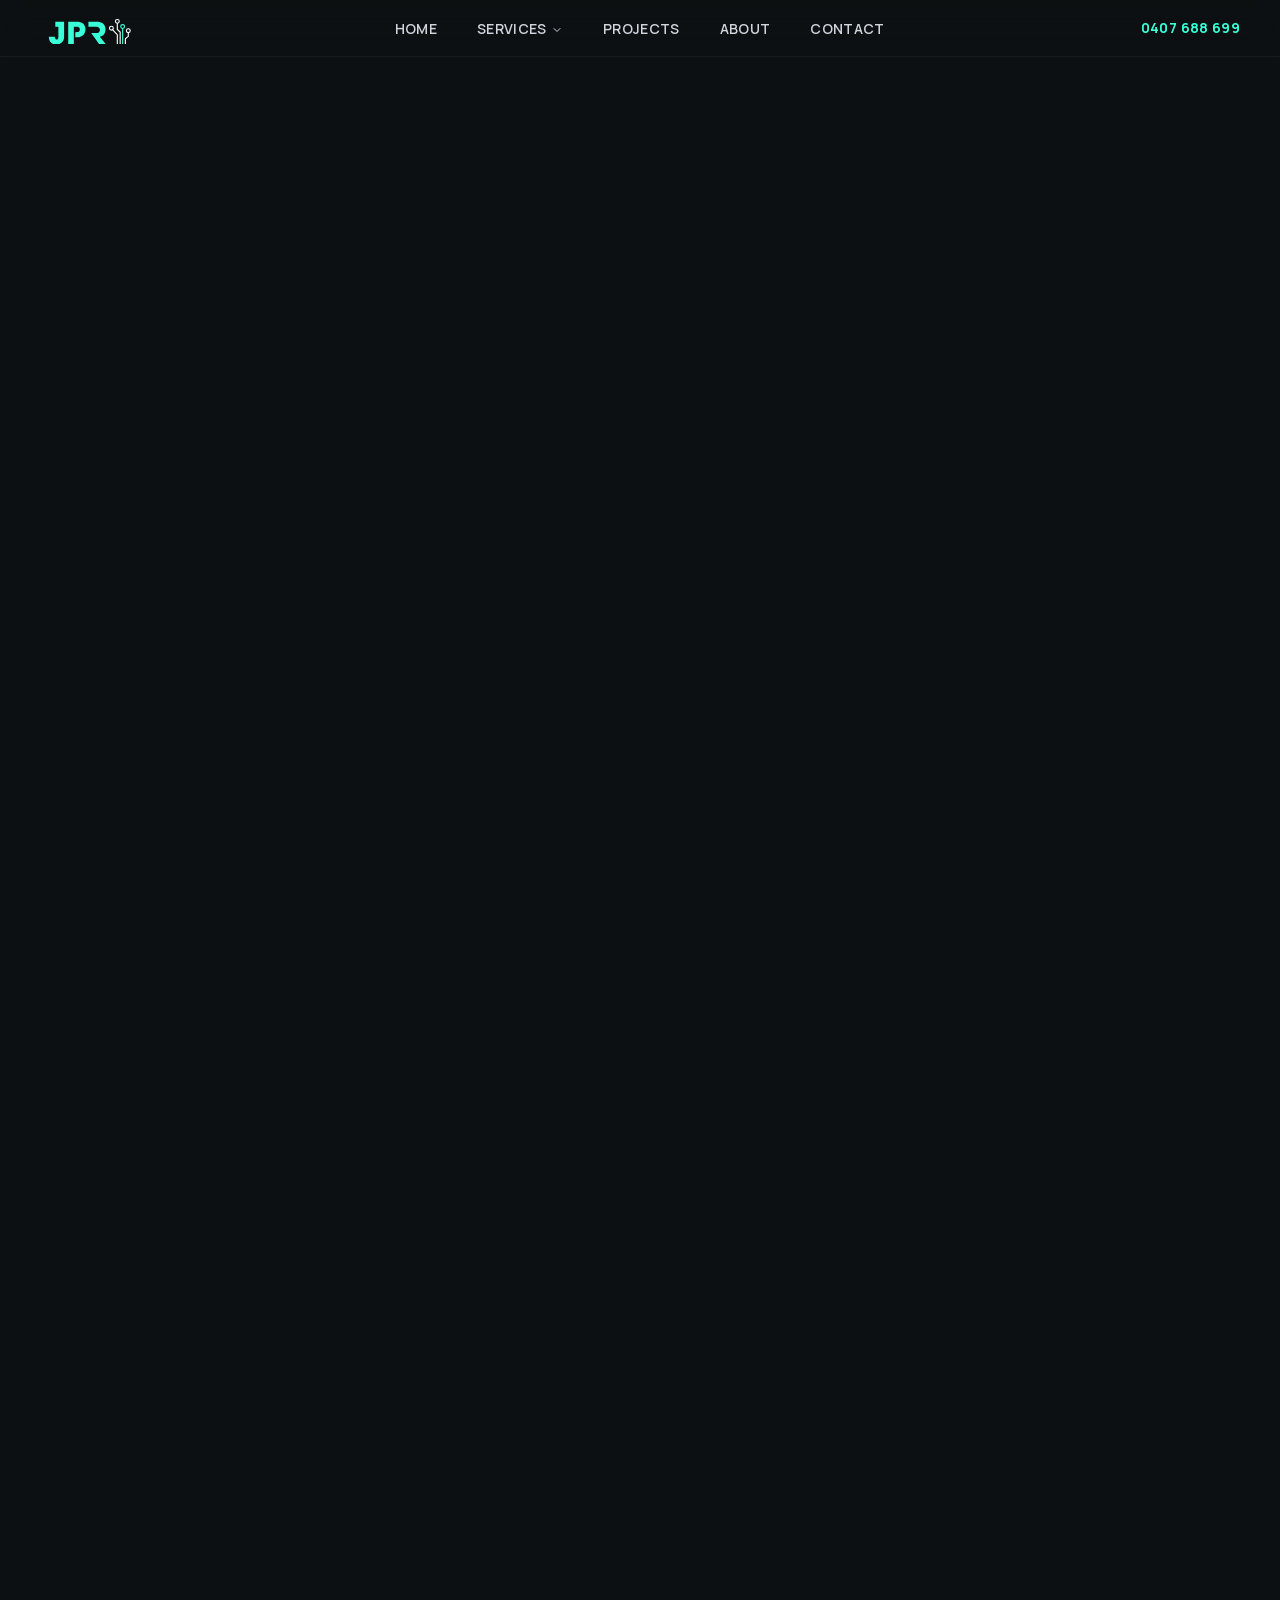
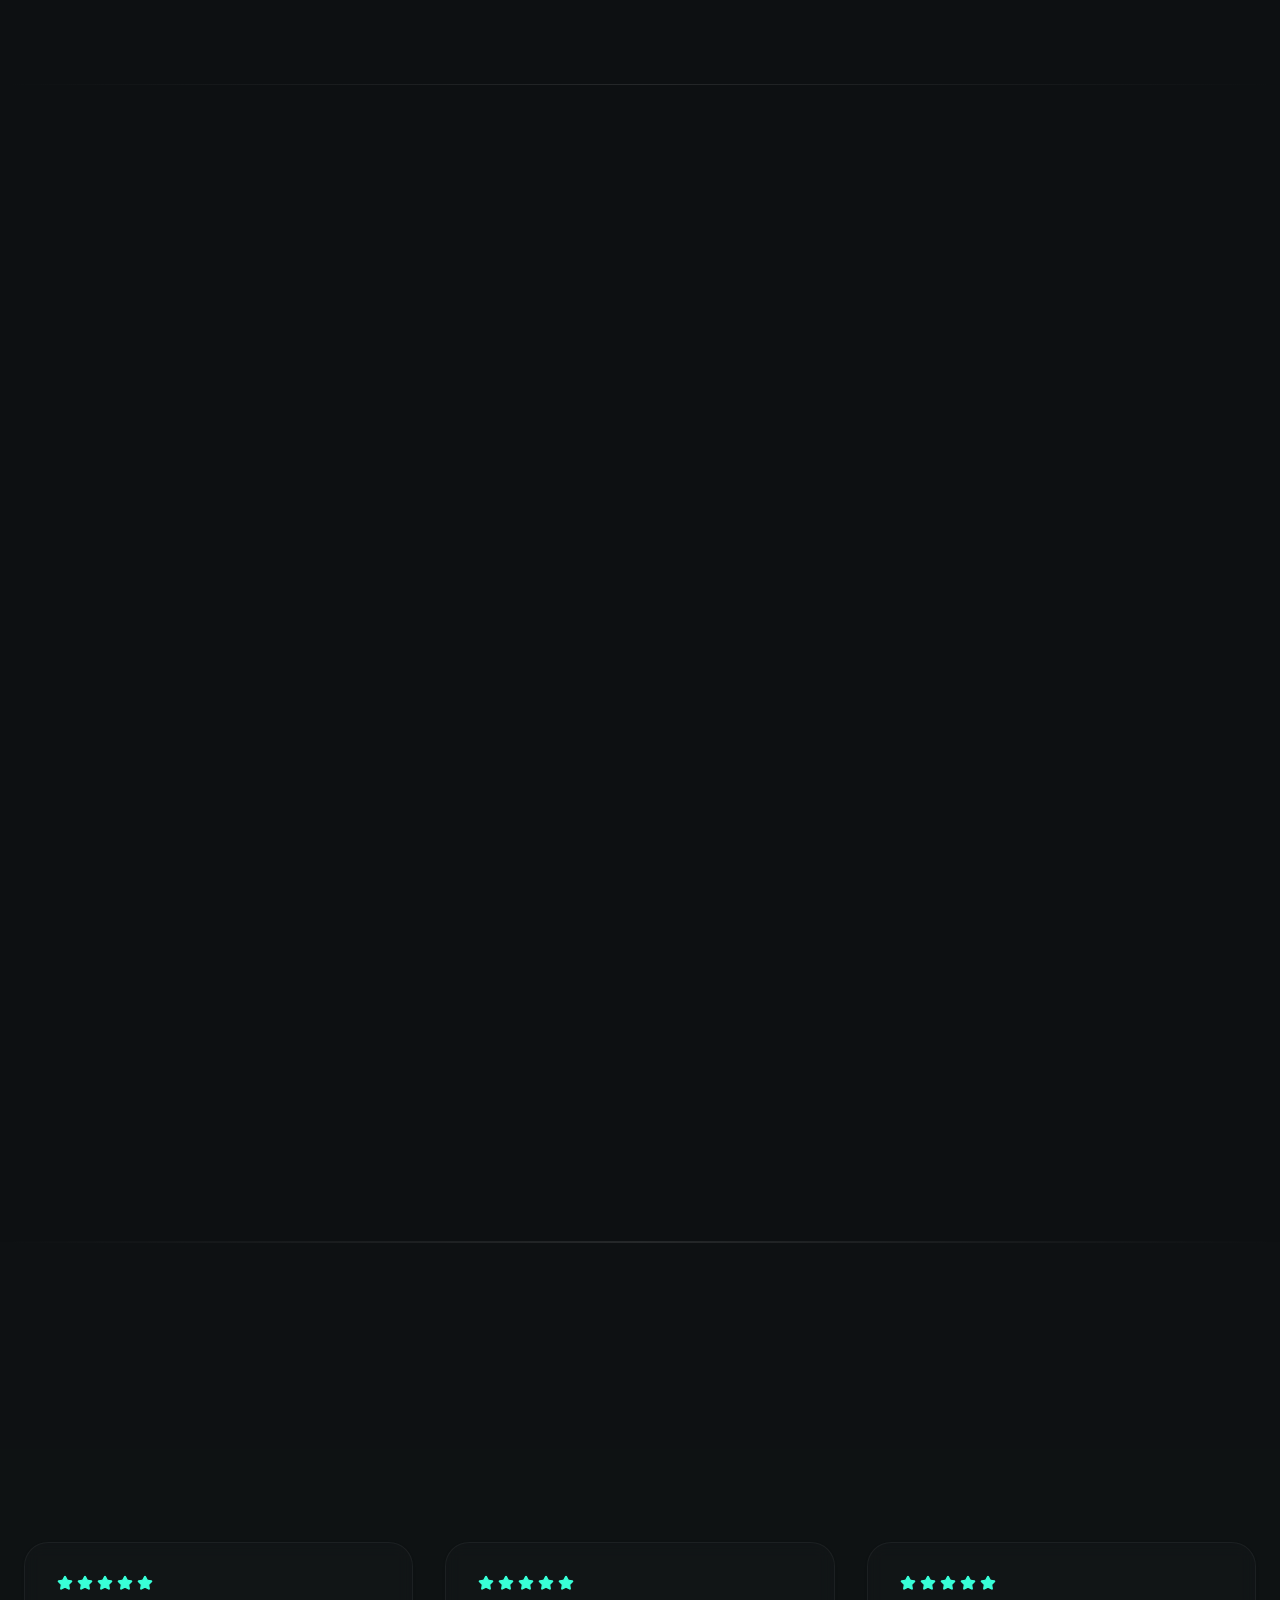
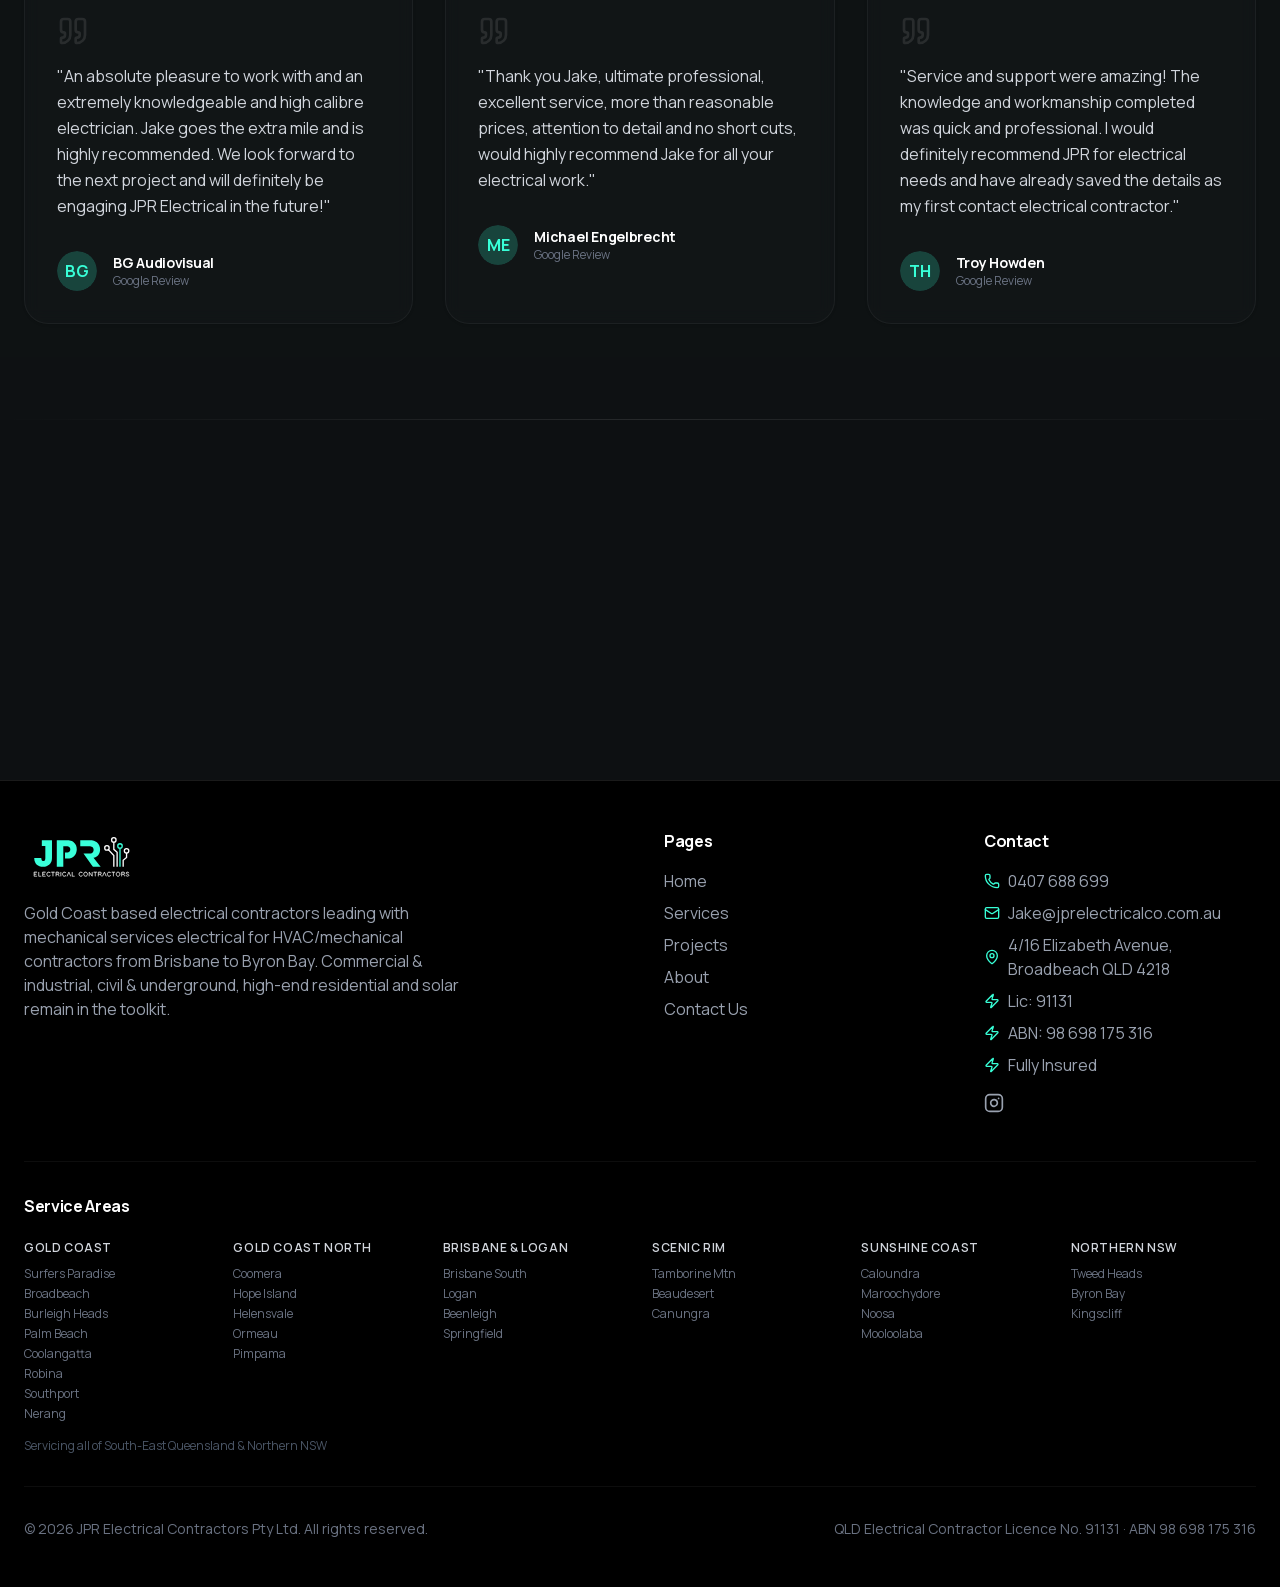
<file: projects/index.html>
<!DOCTYPE html><html lang="en" class="manrope_9aefac85-module__Jg6FdG__variable ibm_plex_mono_28411002-module__cjC0Ca__variable"><head><meta charSet="utf-8"/><meta name="viewport" content="width=device-width, initial-scale=1"/><link rel="preload" href="/_next/static/media/99e609270109b47d-s.p.40sczeszzbjw1.woff2" as="font" crossorigin="" type="font/woff2"/><link rel="preload" href="/_next/static/media/a343f882a40d2cc9-s.p.1sj6eobyi31rd.woff2" as="font" crossorigin="" type="font/woff2"/><link rel="preload" href="/_next/static/media/effe91970fc4db64-s.p.0oace-s_gkfks.woff2" as="font" crossorigin="" type="font/woff2"/><link rel="preload" as="image" href="/images/jpr-logo.svg"/><link rel="stylesheet" href="/_next/static/chunks/3htl6lur6gde-.css" data-precedence="next"/><link rel="stylesheet" href="/_next/static/chunks/00we42fhna6il.css" data-precedence="next"/><link rel="preload" as="script" fetchPriority="low" href="/_next/static/chunks/0m0fzg31ety-o.js"/><script src="/_next/static/chunks/2ltu6slv52lqs.js" async=""></script><script src="/_next/static/chunks/2karxon71vs44.js" async=""></script><script src="/_next/static/chunks/39-39lz33ekq-.js" async=""></script><script src="/_next/static/chunks/turbopack-2h8odx8mivj-o.js" async=""></script><script src="/_next/static/chunks/1jrmgno87otpe.js" async=""></script><script src="/_next/static/chunks/2igjfnxvl0mip.js" async=""></script><script src="/_next/static/chunks/056mrzo64pegv.js" async=""></script><script src="/_next/static/chunks/02-u0i-9hi4c5.js" async=""></script><script src="/_next/static/chunks/0tb60-441mtet.js" async=""></script><meta name="next-size-adjust" content=""/><title>JPR Electrical | Mechanical Electrical Contractors — Gold Coast, Brisbane &amp; Byron Bay</title><meta name="description" content="JPR Electrical Contractors Pty Ltd — mechanical services electrical contractors for HVAC and mechanical contractors across Brisbane, the Gold Coast and Byron Bay. AC/FCU/CU power, controls, MSSBs, VSDs, isolators, plant rooms and commissioning, plus commercial, civil, residential and solar. QLD Lic. 91131."/><meta name="robots" content="index, follow"/><meta name="theme-color" content="#0E1214"/><link rel="canonical" href="https://jprelectricalco.com.au/"/><meta property="og:title" content="JPR Electrical | Mechanical Electrical Contractors — Gold Coast, Brisbane &amp; Byron Bay"/><meta property="og:description" content="Mechanical services electrical for HVAC contractors from Brisbane to Byron Bay — AC/FCU/CU power, controls, MSSBs, VSDs and commissioning. QLD Lic. 91131."/><meta property="og:image" content="https://jprelectricalco.com.au/opengraph.jpg"/><meta property="og:type" content="website"/><meta name="twitter:card" content="summary_large_image"/><meta name="twitter:title" content="JPR Electrical | Mechanical Electrical Contractors — Gold Coast, Brisbane &amp; Byron Bay"/><meta name="twitter:description" content="Mechanical services electrical for HVAC contractors from Brisbane to Byron Bay — AC/FCU/CU power, controls, MSSBs, VSDs and commissioning. QLD Lic. 91131."/><meta name="twitter:image" content="https://jprelectricalco.com.au/opengraph.jpg"/><link rel="icon" href="/favicon.ico"/><link rel="icon" href="/favicon-32x32.png" sizes="32x32" type="image/png"/><link rel="icon" href="/favicon-16x16.png" sizes="16x16" type="image/png"/><link rel="apple-touch-icon" href="/apple-touch-icon.png"/><script type="application/ld+json">{"@context":"https://schema.org","@type":["Electrician","LocalBusiness"],"name":"JPR Electrical Contractors Pty Ltd","description":"Gold Coast based licensed electrical contractors leading with mechanical services electrical for HVAC and mechanical contractors from Brisbane through the Gold Coast to Byron Bay, with commercial, civil, high-end residential and solar capability behind it.","url":"https://jprelectricalco.com.au","telephone":"+61407688699","email":"jake@jprelectricalco.com.au","address":{"@type":"PostalAddress","streetAddress":"4/16 Elizabeth Avenue","addressLocality":"Broadbeach","addressRegion":"QLD","postalCode":"4218","addressCountry":"AU"},"geo":{"@type":"GeoCoordinates","latitude":"-28.0167","longitude":"153.4000"},"areaServed":[{"@type":"City","name":"Gold Coast"},{"@type":"City","name":"Brisbane"},{"@type":"City","name":"Logan"},{"@type":"City","name":"Ipswich"},{"@type":"City","name":"Sunshine Coast"},{"@type":"City","name":"Scenic Rim"},{"@type":"City","name":"Tweed Heads"},{"@type":"City","name":"Byron Bay"}],"openingHoursSpecification":[{"@type":"OpeningHoursSpecification","dayOfWeek":["Monday","Tuesday","Wednesday","Thursday","Friday"],"opens":"07:30","closes":"17:00"},{"@type":"OpeningHoursSpecification","dayOfWeek":["Saturday"],"opens":"07:30","closes":"12:00"}],"hasOfferCatalog":{"@type":"OfferCatalog","name":"Electrical Services","itemListElement":[{"@type":"Offer","itemOffered":{"@type":"Service","name":"Mechanical Services Electrical"}},{"@type":"Offer","itemOffered":{"@type":"Service","name":"Commercial & Industrial Electrical"}},{"@type":"Offer","itemOffered":{"@type":"Service","name":"Civil & Underground Electrical Infrastructure"}},{"@type":"Offer","itemOffered":{"@type":"Service","name":"High-End Residential Electrical"}},{"@type":"Offer","itemOffered":{"@type":"Service","name":"Solar & Battery Storage"}}]},"priceRange":"$$","image":"https://jprelectricalco.com.au/opengraph.jpg","sameAs":["https://www.instagram.com/jpr_electrical_contractors","https://www.linkedin.com/in/jake-rice-801a6215b"],"identifier":"91131"}</script><script src="/_next/static/chunks/0cz1d0mv5g_q7.js" noModule=""></script></head><body class="font-sans antialiased bg-background text-foreground"><div hidden=""><!--$--><!--/$--></div><nav class="fixed top-0 left-0 right-0 z-50 transition-all duration-300 border-b border-white/5 backdrop-blur-md bg-transparent py-3"><div class="container mx-auto px-6 lg:px-10 flex items-center justify-between"><a class="block shrink-0 mr-8" href="/"><div class="h-8 overflow-hidden"><img src="/images/jpr-logo.svg" alt="JPR Electrical Contractors Pty Ltd" class="h-[150%] w-auto" style="object-fit:cover;object-position:left top"/></div></a><div class="hidden md:flex items-center justify-center flex-1"><nav aria-label="Main" data-orientation="horizontal" dir="ltr" class="relative z-10 flex max-w-max flex-1 items-center justify-center"><div style="position:relative"><ul data-orientation="horizontal" class="group flex flex-1 list-none items-center justify-center gap-10 space-x-0" dir="ltr"><li><a class="text-sm font-semibold tracking-wide uppercase whitespace-nowrap transition-colors text-gray-300 hover:text-primary" data-testid="link-nav-home" data-radix-collection-item="" href="/">Home</a></li><li><button id="radix-_R_idb_-trigger-radix-_R_16idb_" data-state="closed" aria-expanded="false" aria-controls="radix-_R_idb_-content-radix-_R_16idb_" class="group inline-flex w-max items-center justify-center focus:text-accent-foreground focus:outline-none disabled:pointer-events-none disabled:opacity-50 group text-sm font-semibold tracking-wide uppercase whitespace-nowrap transition-colors h-auto p-0 bg-transparent hover:bg-transparent focus:bg-transparent data-[state=open]:bg-transparent data-[state=open]:hover:bg-transparent data-[state=open]:focus:bg-transparent rounded-none text-gray-300 hover:text-primary data-[state=open]:text-primary" data-testid="button-nav-services" data-radix-collection-item="">Services<!-- --> <svg xmlns="http://www.w3.org/2000/svg" width="24" height="24" viewBox="0 0 24 24" fill="none" stroke="currentColor" stroke-width="2" stroke-linecap="round" stroke-linejoin="round" class="lucide lucide-chevron-down relative top-[1px] ml-1 h-3 w-3 transition duration-300 group-data-[state=open]:rotate-180" aria-hidden="true"><path d="m6 9 6 6 6-6"></path></svg></button></li><li><a class="text-sm font-semibold tracking-wide uppercase whitespace-nowrap transition-colors text-gray-300 hover:text-primary" data-testid="link-nav-projects" data-radix-collection-item="" href="/projects/">Projects</a></li><li><a class="text-sm font-semibold tracking-wide uppercase whitespace-nowrap transition-colors text-gray-300 hover:text-primary" data-testid="link-nav-about" data-radix-collection-item="" href="/about/">About</a></li><li><a class="text-sm font-semibold tracking-wide uppercase whitespace-nowrap transition-colors text-gray-300 hover:text-primary" data-testid="link-nav-contact" data-radix-collection-item="" href="/contact/">Contact</a></li></ul></div><div class="absolute left-0 top-full flex justify-center"></div></nav></div><div class="hidden md:flex items-center shrink-0 ml-8"><a href="tel:0407688699" class="text-primary font-bold text-sm tracking-wide hover:text-primary/80 transition-colors" data-testid="link-nav-phone">0407 688 699</a></div><button class="md:hidden text-white" data-testid="button-mobile-menu"><svg xmlns="http://www.w3.org/2000/svg" width="24" height="24" viewBox="0 0 24 24" fill="none" stroke="currentColor" stroke-width="2" stroke-linecap="round" stroke-linejoin="round" class="lucide lucide-menu" aria-hidden="true"><path d="M4 5h16"></path><path d="M4 12h16"></path><path d="M4 19h16"></path></svg></button></div></nav><div class="min-h-screen bg-background text-foreground overflow-x-hidden font-sans"><section class="pt-32 pb-16"><div class="container px-6"><div class="text-center max-w-3xl mx-auto" style="opacity:0;transform:translateY(20px)"><div class="inline-flex items-center gap-2 px-3 py-1 rounded-full bg-primary/10 border border-primary/20 text-primary text-sm font-semibold tracking-wide uppercase mb-6"><svg xmlns="http://www.w3.org/2000/svg" width="24" height="24" viewBox="0 0 24 24" fill="none" stroke="currentColor" stroke-width="2" stroke-linecap="round" stroke-linejoin="round" class="lucide lucide-zap w-3 h-3" aria-hidden="true"><path d="M4 14a1 1 0 0 1-.78-1.63l9.9-10.2a.5.5 0 0 1 .86.46l-1.92 6.02A1 1 0 0 0 13 10h7a1 1 0 0 1 .78 1.63l-9.9 10.2a.5.5 0 0 1-.86-.46l1.92-6.02A1 1 0 0 0 11 14z"></path></svg> Our Work</div><h1 class="text-4xl md:text-6xl font-display font-extrabold text-white mb-6" data-testid="text-projects-heading">Projects &amp;<!-- --> <span class="text-transparent bg-clip-text bg-gradient-to-r from-primary to-emerald-200">Testimonials.</span></h1><p class="text-lg text-gray-400 leading-relaxed">Commercial fitouts, underground infrastructure, high-end homes and energy systems — real projects, delivered across South-East Queensland.</p></div></div></section><section class="pb-24"><div class="container px-6"><div class="grid md:grid-cols-2 gap-8"><div class="group relative rounded-3xl overflow-hidden border border-white/5 bg-card" data-testid="card-project-0" style="opacity:0;transform:translateY(20px)"><div class="p-8"><div class="whitespace-nowrap inline-flex items-center rounded-md px-2.5 py-0.5 text-xs font-semibold transition-colors focus:outline-none focus:ring-2 focus:ring-ring focus:ring-offset-2 hover-elevate border [border-color:var(--badge-outline)] border-primary text-primary mb-3 bg-primary/10">Commercial &amp; Industrial</div><h3 class="text-2xl font-bold text-white mb-2">Tech Hub Commercial Fit-out</h3><p class="text-gray-400 text-sm mb-4 leading-relaxed">Complete electrical fit-out for a Gold Coast tech startup including structured data cabling, smart lighting systems, and 3-phase power distribution.</p><p class="text-primary text-sm font-medium border-l-2 border-primary pl-3">Data Cabling | Smart Lighting | 3-Phase</p></div></div><div class="group relative rounded-3xl overflow-hidden border border-white/5 bg-card" data-testid="card-project-1" style="opacity:0;transform:translateY(20px)"><div class="aspect-video overflow-hidden border-b border-white/5"><img src="/images/projects/civil-subdivision.jpg" alt="Bank of orange electrical conduits running along an open trench towards the horizon on a JPR civil project" class="w-full h-full object-cover group-hover:scale-[1.02] transition-transform duration-500" style="object-position:center 58%" loading="lazy"/></div><div class="p-8"><div class="whitespace-nowrap inline-flex items-center rounded-md px-2.5 py-0.5 text-xs font-semibold transition-colors focus:outline-none focus:ring-2 focus:ring-ring focus:ring-offset-2 hover-elevate border [border-color:var(--badge-outline)] border-primary text-primary mb-3 bg-primary/10">Civil &amp; Infrastructure</div><h3 class="text-2xl font-bold text-white mb-2">Subdivision Underground Power</h3><p class="text-gray-400 text-sm mb-4 leading-relaxed">Underground electrical reticulation for a residential land development — trenching, conduits, cabling and pits installed and commissioned to authority standards.</p><p class="text-primary text-sm font-medium border-l-2 border-primary pl-3">Trenching | Conduit &amp; Cabling | Pit &amp; Pipe</p></div></div><div class="group relative rounded-3xl overflow-hidden border border-white/5 bg-card" data-testid="card-project-2" style="opacity:0;transform:translateY(20px)"><div class="p-8"><div class="whitespace-nowrap inline-flex items-center rounded-md px-2.5 py-0.5 text-xs font-semibold transition-colors focus:outline-none focus:ring-2 focus:ring-ring focus:ring-offset-2 hover-elevate border [border-color:var(--badge-outline)] border-primary text-primary mb-3 bg-primary/10">High-End Residential</div><h3 class="text-2xl font-bold text-white mb-2">Smart Home Integration</h3><p class="text-gray-400 text-sm mb-4 leading-relaxed">End-to-end smart home automation for a luxury residence in Surfers Paradise. C-Bus lighting control, automated blinds, and voice-activated scenes.</p><p class="text-primary text-sm font-medium border-l-2 border-primary pl-3">C-Bus Control | Voice Activation</p></div></div><div class="group relative rounded-3xl overflow-hidden border border-white/5 bg-card" data-testid="card-project-3" style="opacity:0;transform:translateY(20px)"><div class="aspect-video overflow-hidden border-b border-white/5"><img src="/images/projects/waterfront-solar.jpg" alt="All-black solar panels installed on a metal deck roof by JPR" class="w-full h-full object-cover group-hover:scale-[1.02] transition-transform duration-500" style="object-position:center 45%" loading="lazy"/></div><div class="p-8"><div class="whitespace-nowrap inline-flex items-center rounded-md px-2.5 py-0.5 text-xs font-semibold transition-colors focus:outline-none focus:ring-2 focus:ring-ring focus:ring-offset-2 hover-elevate border [border-color:var(--badge-outline)] border-primary text-primary mb-3 bg-primary/10">Solar &amp; Battery</div><h3 class="text-2xl font-bold text-white mb-2">Luxury Waterfront Solar &amp; Battery</h3><p class="text-gray-400 text-sm mb-4 leading-relaxed">A premium rooftop solar and Tesla Powerwall installation on a waterfront property in Broadbeach — maximum output with Enphase microinverters, blackout protection and real-time monitoring.</p><p class="text-primary text-sm font-medium border-l-2 border-primary pl-3">13.2kW System | Tesla Powerwall | Backup Power</p></div></div></div></div></section><section class="py-24 relative overflow-hidden"><div class="absolute top-0 left-0 w-full h-px bg-gradient-to-r from-transparent via-white/10 to-transparent"></div><div class="absolute bottom-0 left-0 w-full h-px bg-gradient-to-r from-transparent via-white/10 to-transparent"></div><div class="container px-6 relative z-10"><div class="text-center mb-16" style="opacity:0;transform:translateY(20px)"><div class="inline-flex items-center gap-2 px-3 py-1 rounded-full bg-primary/10 border border-primary/20 text-primary text-sm font-semibold tracking-wide uppercase mb-6"><svg xmlns="http://www.w3.org/2000/svg" width="24" height="24" viewBox="0 0 24 24" fill="none" stroke="currentColor" stroke-width="2" stroke-linecap="round" stroke-linejoin="round" class="lucide lucide-handshake w-3 h-3" aria-hidden="true"><path d="m11 17 2 2a1 1 0 1 0 3-3"></path><path d="m14 14 2.5 2.5a1 1 0 1 0 3-3l-3.88-3.88a3 3 0 0 0-4.24 0l-.88.88a1 1 0 1 1-3-3l2.81-2.81a5.79 5.79 0 0 1 7.06-.87l.47.28a2 2 0 0 0 1.42.25L21 4"></path><path d="m21 3 1 11h-2"></path><path d="M3 3 2 14l6.5 6.5a1 1 0 1 0 3-3"></path><path d="M3 4h8"></path></svg> Trusted Partners</div><h2 class="text-3xl md:text-5xl font-display font-bold text-white mb-4">Companies We Work With</h2><p class="text-gray-400 max-w-2xl mx-auto">Proud to partner with leading brands across construction, retail, energy, and trade sectors throughout South-East Queensland.</p></div><div class="grid sm:grid-cols-2 lg:grid-cols-3 xl:grid-cols-5 gap-6 mb-8"><div style="opacity:0;transform:translateY(20px)"><h3 class="text-xs font-semibold uppercase tracking-wider text-primary mb-4">Retail &amp; Hospitality</h3><div class="space-y-3"><div class="group px-5 py-3.5 rounded-xl border border-white/5 bg-white/[0.02] hover:border-primary/30 hover:bg-primary/[0.04] transition-all duration-300" data-testid="text-partner-gloria-jean-s"><span class="text-sm font-medium text-gray-300 group-hover:text-white transition-colors duration-300">Gloria Jean&#x27;s</span></div><div class="group px-5 py-3.5 rounded-xl border border-white/5 bg-white/[0.02] hover:border-primary/30 hover:bg-primary/[0.04] transition-all duration-300" data-testid="text-partner-koko-black"><span class="text-sm font-medium text-gray-300 group-hover:text-white transition-colors duration-300">Koko Black</span></div><div class="group px-5 py-3.5 rounded-xl border border-white/5 bg-white/[0.02] hover:border-primary/30 hover:bg-primary/[0.04] transition-all duration-300" data-testid="text-partner-bounce-inc"><span class="text-sm font-medium text-gray-300 group-hover:text-white transition-colors duration-300">Bounce Inc.</span></div></div></div><div style="opacity:0;transform:translateY(20px)"><h3 class="text-xs font-semibold uppercase tracking-wider text-primary mb-4">Builders &amp; Construction</h3><div class="space-y-3"><div class="group px-5 py-3.5 rounded-xl border border-white/5 bg-white/[0.02] hover:border-primary/30 hover:bg-primary/[0.04] transition-all duration-300" data-testid="text-partner-melrose"><span class="text-sm font-medium text-gray-300 group-hover:text-white transition-colors duration-300">Melrose</span></div><div class="group px-5 py-3.5 rounded-xl border border-white/5 bg-white/[0.02] hover:border-primary/30 hover:bg-primary/[0.04] transition-all duration-300" data-testid="text-partner-mettle"><span class="text-sm font-medium text-gray-300 group-hover:text-white transition-colors duration-300">Mettle</span></div><div class="group px-5 py-3.5 rounded-xl border border-white/5 bg-white/[0.02] hover:border-primary/30 hover:bg-primary/[0.04] transition-all duration-300" data-testid="text-partner-ashley-cooper-construction"><span class="text-sm font-medium text-gray-300 group-hover:text-white transition-colors duration-300">Ashley Cooper Construction</span></div><div class="group px-5 py-3.5 rounded-xl border border-white/5 bg-white/[0.02] hover:border-primary/30 hover:bg-primary/[0.04] transition-all duration-300" data-testid="text-partner-caughley-co"><span class="text-sm font-medium text-gray-300 group-hover:text-white transition-colors duration-300">Caughley &amp; Co</span></div><div class="group px-5 py-3.5 rounded-xl border border-white/5 bg-white/[0.02] hover:border-primary/30 hover:bg-primary/[0.04] transition-all duration-300" data-testid="text-partner-hazell-bros"><span class="text-sm font-medium text-gray-300 group-hover:text-white transition-colors duration-300">Hazell Bros</span></div><div class="group px-5 py-3.5 rounded-xl border border-white/5 bg-white/[0.02] hover:border-primary/30 hover:bg-primary/[0.04] transition-all duration-300" data-testid="text-partner-brett-ward-homes"><span class="text-sm font-medium text-gray-300 group-hover:text-white transition-colors duration-300">Brett Ward Homes</span></div><div class="group px-5 py-3.5 rounded-xl border border-white/5 bg-white/[0.02] hover:border-primary/30 hover:bg-primary/[0.04] transition-all duration-300" data-testid="text-partner-metricon"><span class="text-sm font-medium text-gray-300 group-hover:text-white transition-colors duration-300">Metricon</span></div><div class="group px-5 py-3.5 rounded-xl border border-white/5 bg-white/[0.02] hover:border-primary/30 hover:bg-primary/[0.04] transition-all duration-300" data-testid="text-partner-hargrave-constructions"><span class="text-sm font-medium text-gray-300 group-hover:text-white transition-colors duration-300">Hargrave Constructions</span></div><div class="group px-5 py-3.5 rounded-xl border border-white/5 bg-white/[0.02] hover:border-primary/30 hover:bg-primary/[0.04] transition-all duration-300" data-testid="text-partner-coreline-projects"><span class="text-sm font-medium text-gray-300 group-hover:text-white transition-colors duration-300">Coreline Projects</span></div><div class="group px-5 py-3.5 rounded-xl border border-white/5 bg-white/[0.02] hover:border-primary/30 hover:bg-primary/[0.04] transition-all duration-300" data-testid="text-partner-mannbuilt-industries"><span class="text-sm font-medium text-gray-300 group-hover:text-white transition-colors duration-300">MannBuilt Industries</span></div></div></div><div style="opacity:0;transform:translateY(20px)"><h3 class="text-xs font-semibold uppercase tracking-wider text-primary mb-4">Trade &amp; Electrical</h3><div class="space-y-3"><div class="group px-5 py-3.5 rounded-xl border border-white/5 bg-white/[0.02] hover:border-primary/30 hover:bg-primary/[0.04] transition-all duration-300" data-testid="text-partner-tradelink"><span class="text-sm font-medium text-gray-300 group-hover:text-white transition-colors duration-300">Tradelink</span></div><div class="group px-5 py-3.5 rounded-xl border border-white/5 bg-white/[0.02] hover:border-primary/30 hover:bg-primary/[0.04] transition-all duration-300" data-testid="text-partner-haymans-electrical"><span class="text-sm font-medium text-gray-300 group-hover:text-white transition-colors duration-300">Haymans Electrical</span></div><div class="group px-5 py-3.5 rounded-xl border border-white/5 bg-white/[0.02] hover:border-primary/30 hover:bg-primary/[0.04] transition-all duration-300" data-testid="text-partner-trade-zone"><span class="text-sm font-medium text-gray-300 group-hover:text-white transition-colors duration-300">Trade Zone</span></div><div class="group px-5 py-3.5 rounded-xl border border-white/5 bg-white/[0.02] hover:border-primary/30 hover:bg-primary/[0.04] transition-all duration-300" data-testid="text-partner-shopfit-co"><span class="text-sm font-medium text-gray-300 group-hover:text-white transition-colors duration-300">Shopfit Co.</span></div></div></div><div style="opacity:0;transform:translateY(20px)"><h3 class="text-xs font-semibold uppercase tracking-wider text-primary mb-4">Projects &amp; Groups</h3><div class="space-y-3"><div class="group px-5 py-3.5 rounded-xl border border-white/5 bg-white/[0.02] hover:border-primary/30 hover:bg-primary/[0.04] transition-all duration-300" data-testid="text-partner-insite-projects"><span class="text-sm font-medium text-gray-300 group-hover:text-white transition-colors duration-300">Insite Projects</span></div><div class="group px-5 py-3.5 rounded-xl border border-white/5 bg-white/[0.02] hover:border-primary/30 hover:bg-primary/[0.04] transition-all duration-300" data-testid="text-partner-johns-lyng-group"><span class="text-sm font-medium text-gray-300 group-hover:text-white transition-colors duration-300">Johns Lyng Group</span></div><div class="group px-5 py-3.5 rounded-xl border border-white/5 bg-white/[0.02] hover:border-primary/30 hover:bg-primary/[0.04] transition-all duration-300" data-testid="text-partner-bay-building-group"><span class="text-sm font-medium text-gray-300 group-hover:text-white transition-colors duration-300">Bay Building Group</span></div></div></div><div style="opacity:0;transform:translateY(20px)"><h3 class="text-xs font-semibold uppercase tracking-wider text-primary mb-4">Energy &amp; Technology</h3><div class="space-y-3"><div class="group px-5 py-3.5 rounded-xl border border-white/5 bg-white/[0.02] hover:border-primary/30 hover:bg-primary/[0.04] transition-all duration-300" data-testid="text-partner-tesla"><span class="text-sm font-medium text-gray-300 group-hover:text-white transition-colors duration-300">Tesla</span></div><div class="group px-5 py-3.5 rounded-xl border border-white/5 bg-white/[0.02] hover:border-primary/30 hover:bg-primary/[0.04] transition-all duration-300" data-testid="text-partner-sungrow"><span class="text-sm font-medium text-gray-300 group-hover:text-white transition-colors duration-300">Sungrow</span></div><div class="group px-5 py-3.5 rounded-xl border border-white/5 bg-white/[0.02] hover:border-primary/30 hover:bg-primary/[0.04] transition-all duration-300" data-testid="text-partner-sigenergy"><span class="text-sm font-medium text-gray-300 group-hover:text-white transition-colors duration-300">Sigenergy</span></div></div></div></div></div></section><section class="py-24 bg-secondary/10 relative overflow-hidden"><div class="absolute top-0 left-0 w-full h-px bg-gradient-to-r from-transparent via-white/10 to-transparent"></div><div class="absolute bottom-0 left-0 w-full h-px bg-gradient-to-r from-transparent via-white/10 to-transparent"></div><div class="container px-6 relative z-10"><div class="text-center mb-16" style="opacity:0;transform:translateY(20px)"><div class="inline-flex items-center gap-2 px-3 py-1 rounded-full bg-primary/10 text-primary text-sm font-semibold mb-6"><svg xmlns="http://www.w3.org/2000/svg" width="24" height="24" viewBox="0 0 24 24" fill="none" stroke="currentColor" stroke-width="2" stroke-linecap="round" stroke-linejoin="round" class="lucide lucide-star w-3 h-3 fill-current" aria-hidden="true"><path d="M11.525 2.295a.53.53 0 0 1 .95 0l2.31 4.679a2.123 2.123 0 0 0 1.595 1.16l5.166.756a.53.53 0 0 1 .294.904l-3.736 3.638a2.123 2.123 0 0 0-.611 1.878l.882 5.14a.53.53 0 0 1-.771.56l-4.618-2.428a2.122 2.122 0 0 0-1.973 0L6.396 21.01a.53.53 0 0 1-.77-.56l.881-5.139a2.122 2.122 0 0 0-.611-1.879L2.16 9.795a.53.53 0 0 1 .294-.906l5.165-.755a2.122 2.122 0 0 0 1.597-1.16z"></path></svg> Trusted by Locals</div><h2 class="text-3xl md:text-5xl font-display font-bold text-white mb-4">What Our Clients Say</h2><p class="text-gray-400">Hear from real customers across the Gold Coast.</p></div><div class="grid md:grid-cols-3 gap-8"><div class="rounded-xl border text-card-foreground shadow bg-card/50 border-white/5 backdrop-blur-sm" data-testid="card-testimonial-0"><div class="p-8"><div class="flex gap-1 mb-6"><svg xmlns="http://www.w3.org/2000/svg" width="24" height="24" viewBox="0 0 24 24" fill="none" stroke="currentColor" stroke-width="2" stroke-linecap="round" stroke-linejoin="round" class="lucide lucide-star w-4 h-4 text-primary fill-primary" aria-hidden="true"><path d="M11.525 2.295a.53.53 0 0 1 .95 0l2.31 4.679a2.123 2.123 0 0 0 1.595 1.16l5.166.756a.53.53 0 0 1 .294.904l-3.736 3.638a2.123 2.123 0 0 0-.611 1.878l.882 5.14a.53.53 0 0 1-.771.56l-4.618-2.428a2.122 2.122 0 0 0-1.973 0L6.396 21.01a.53.53 0 0 1-.77-.56l.881-5.139a2.122 2.122 0 0 0-.611-1.879L2.16 9.795a.53.53 0 0 1 .294-.906l5.165-.755a2.122 2.122 0 0 0 1.597-1.16z"></path></svg><svg xmlns="http://www.w3.org/2000/svg" width="24" height="24" viewBox="0 0 24 24" fill="none" stroke="currentColor" stroke-width="2" stroke-linecap="round" stroke-linejoin="round" class="lucide lucide-star w-4 h-4 text-primary fill-primary" aria-hidden="true"><path d="M11.525 2.295a.53.53 0 0 1 .95 0l2.31 4.679a2.123 2.123 0 0 0 1.595 1.16l5.166.756a.53.53 0 0 1 .294.904l-3.736 3.638a2.123 2.123 0 0 0-.611 1.878l.882 5.14a.53.53 0 0 1-.771.56l-4.618-2.428a2.122 2.122 0 0 0-1.973 0L6.396 21.01a.53.53 0 0 1-.77-.56l.881-5.139a2.122 2.122 0 0 0-.611-1.879L2.16 9.795a.53.53 0 0 1 .294-.906l5.165-.755a2.122 2.122 0 0 0 1.597-1.16z"></path></svg><svg xmlns="http://www.w3.org/2000/svg" width="24" height="24" viewBox="0 0 24 24" fill="none" stroke="currentColor" stroke-width="2" stroke-linecap="round" stroke-linejoin="round" class="lucide lucide-star w-4 h-4 text-primary fill-primary" aria-hidden="true"><path d="M11.525 2.295a.53.53 0 0 1 .95 0l2.31 4.679a2.123 2.123 0 0 0 1.595 1.16l5.166.756a.53.53 0 0 1 .294.904l-3.736 3.638a2.123 2.123 0 0 0-.611 1.878l.882 5.14a.53.53 0 0 1-.771.56l-4.618-2.428a2.122 2.122 0 0 0-1.973 0L6.396 21.01a.53.53 0 0 1-.77-.56l.881-5.139a2.122 2.122 0 0 0-.611-1.879L2.16 9.795a.53.53 0 0 1 .294-.906l5.165-.755a2.122 2.122 0 0 0 1.597-1.16z"></path></svg><svg xmlns="http://www.w3.org/2000/svg" width="24" height="24" viewBox="0 0 24 24" fill="none" stroke="currentColor" stroke-width="2" stroke-linecap="round" stroke-linejoin="round" class="lucide lucide-star w-4 h-4 text-primary fill-primary" aria-hidden="true"><path d="M11.525 2.295a.53.53 0 0 1 .95 0l2.31 4.679a2.123 2.123 0 0 0 1.595 1.16l5.166.756a.53.53 0 0 1 .294.904l-3.736 3.638a2.123 2.123 0 0 0-.611 1.878l.882 5.14a.53.53 0 0 1-.771.56l-4.618-2.428a2.122 2.122 0 0 0-1.973 0L6.396 21.01a.53.53 0 0 1-.77-.56l.881-5.139a2.122 2.122 0 0 0-.611-1.879L2.16 9.795a.53.53 0 0 1 .294-.906l5.165-.755a2.122 2.122 0 0 0 1.597-1.16z"></path></svg><svg xmlns="http://www.w3.org/2000/svg" width="24" height="24" viewBox="0 0 24 24" fill="none" stroke="currentColor" stroke-width="2" stroke-linecap="round" stroke-linejoin="round" class="lucide lucide-star w-4 h-4 text-primary fill-primary" aria-hidden="true"><path d="M11.525 2.295a.53.53 0 0 1 .95 0l2.31 4.679a2.123 2.123 0 0 0 1.595 1.16l5.166.756a.53.53 0 0 1 .294.904l-3.736 3.638a2.123 2.123 0 0 0-.611 1.878l.882 5.14a.53.53 0 0 1-.771.56l-4.618-2.428a2.122 2.122 0 0 0-1.973 0L6.396 21.01a.53.53 0 0 1-.77-.56l.881-5.139a2.122 2.122 0 0 0-.611-1.879L2.16 9.795a.53.53 0 0 1 .294-.906l5.165-.755a2.122 2.122 0 0 0 1.597-1.16z"></path></svg></div><svg xmlns="http://www.w3.org/2000/svg" width="24" height="24" viewBox="0 0 24 24" fill="none" stroke="currentColor" stroke-width="2" stroke-linecap="round" stroke-linejoin="round" class="lucide lucide-quote w-8 h-8 text-white/10 mb-4" aria-hidden="true"><path d="M16 3a2 2 0 0 0-2 2v6a2 2 0 0 0 2 2 1 1 0 0 1 1 1v1a2 2 0 0 1-2 2 1 1 0 0 0-1 1v2a1 1 0 0 0 1 1 6 6 0 0 0 6-6V5a2 2 0 0 0-2-2z"></path><path d="M5 3a2 2 0 0 0-2 2v6a2 2 0 0 0 2 2 1 1 0 0 1 1 1v1a2 2 0 0 1-2 2 1 1 0 0 0-1 1v2a1 1 0 0 0 1 1 6 6 0 0 0 6-6V5a2 2 0 0 0-2-2z"></path></svg><p class="text-gray-300 mb-8 leading-relaxed">&quot;<!-- -->An absolute pleasure to work with and an extremely knowledgeable and high calibre electrician. Jake goes the extra mile and is highly recommended. We look forward to the next project and will definitely be engaging JPR Electrical in the future!<!-- -->&quot;</p><div class="flex items-center gap-4"><span class="relative flex h-10 w-10 shrink-0 overflow-hidden rounded-full"><span class="flex h-full w-full items-center justify-center rounded-full bg-primary/20 text-primary font-bold">BG</span></span><div><h4 class="text-white font-bold text-sm">BG Audiovisual</h4><p class="text-gray-500 text-xs">Google Review</p></div></div></div></div><div class="rounded-xl border text-card-foreground shadow bg-card/50 border-white/5 backdrop-blur-sm" data-testid="card-testimonial-1"><div class="p-8"><div class="flex gap-1 mb-6"><svg xmlns="http://www.w3.org/2000/svg" width="24" height="24" viewBox="0 0 24 24" fill="none" stroke="currentColor" stroke-width="2" stroke-linecap="round" stroke-linejoin="round" class="lucide lucide-star w-4 h-4 text-primary fill-primary" aria-hidden="true"><path d="M11.525 2.295a.53.53 0 0 1 .95 0l2.31 4.679a2.123 2.123 0 0 0 1.595 1.16l5.166.756a.53.53 0 0 1 .294.904l-3.736 3.638a2.123 2.123 0 0 0-.611 1.878l.882 5.14a.53.53 0 0 1-.771.56l-4.618-2.428a2.122 2.122 0 0 0-1.973 0L6.396 21.01a.53.53 0 0 1-.77-.56l.881-5.139a2.122 2.122 0 0 0-.611-1.879L2.16 9.795a.53.53 0 0 1 .294-.906l5.165-.755a2.122 2.122 0 0 0 1.597-1.16z"></path></svg><svg xmlns="http://www.w3.org/2000/svg" width="24" height="24" viewBox="0 0 24 24" fill="none" stroke="currentColor" stroke-width="2" stroke-linecap="round" stroke-linejoin="round" class="lucide lucide-star w-4 h-4 text-primary fill-primary" aria-hidden="true"><path d="M11.525 2.295a.53.53 0 0 1 .95 0l2.31 4.679a2.123 2.123 0 0 0 1.595 1.16l5.166.756a.53.53 0 0 1 .294.904l-3.736 3.638a2.123 2.123 0 0 0-.611 1.878l.882 5.14a.53.53 0 0 1-.771.56l-4.618-2.428a2.122 2.122 0 0 0-1.973 0L6.396 21.01a.53.53 0 0 1-.77-.56l.881-5.139a2.122 2.122 0 0 0-.611-1.879L2.16 9.795a.53.53 0 0 1 .294-.906l5.165-.755a2.122 2.122 0 0 0 1.597-1.16z"></path></svg><svg xmlns="http://www.w3.org/2000/svg" width="24" height="24" viewBox="0 0 24 24" fill="none" stroke="currentColor" stroke-width="2" stroke-linecap="round" stroke-linejoin="round" class="lucide lucide-star w-4 h-4 text-primary fill-primary" aria-hidden="true"><path d="M11.525 2.295a.53.53 0 0 1 .95 0l2.31 4.679a2.123 2.123 0 0 0 1.595 1.16l5.166.756a.53.53 0 0 1 .294.904l-3.736 3.638a2.123 2.123 0 0 0-.611 1.878l.882 5.14a.53.53 0 0 1-.771.56l-4.618-2.428a2.122 2.122 0 0 0-1.973 0L6.396 21.01a.53.53 0 0 1-.77-.56l.881-5.139a2.122 2.122 0 0 0-.611-1.879L2.16 9.795a.53.53 0 0 1 .294-.906l5.165-.755a2.122 2.122 0 0 0 1.597-1.16z"></path></svg><svg xmlns="http://www.w3.org/2000/svg" width="24" height="24" viewBox="0 0 24 24" fill="none" stroke="currentColor" stroke-width="2" stroke-linecap="round" stroke-linejoin="round" class="lucide lucide-star w-4 h-4 text-primary fill-primary" aria-hidden="true"><path d="M11.525 2.295a.53.53 0 0 1 .95 0l2.31 4.679a2.123 2.123 0 0 0 1.595 1.16l5.166.756a.53.53 0 0 1 .294.904l-3.736 3.638a2.123 2.123 0 0 0-.611 1.878l.882 5.14a.53.53 0 0 1-.771.56l-4.618-2.428a2.122 2.122 0 0 0-1.973 0L6.396 21.01a.53.53 0 0 1-.77-.56l.881-5.139a2.122 2.122 0 0 0-.611-1.879L2.16 9.795a.53.53 0 0 1 .294-.906l5.165-.755a2.122 2.122 0 0 0 1.597-1.16z"></path></svg><svg xmlns="http://www.w3.org/2000/svg" width="24" height="24" viewBox="0 0 24 24" fill="none" stroke="currentColor" stroke-width="2" stroke-linecap="round" stroke-linejoin="round" class="lucide lucide-star w-4 h-4 text-primary fill-primary" aria-hidden="true"><path d="M11.525 2.295a.53.53 0 0 1 .95 0l2.31 4.679a2.123 2.123 0 0 0 1.595 1.16l5.166.756a.53.53 0 0 1 .294.904l-3.736 3.638a2.123 2.123 0 0 0-.611 1.878l.882 5.14a.53.53 0 0 1-.771.56l-4.618-2.428a2.122 2.122 0 0 0-1.973 0L6.396 21.01a.53.53 0 0 1-.77-.56l.881-5.139a2.122 2.122 0 0 0-.611-1.879L2.16 9.795a.53.53 0 0 1 .294-.906l5.165-.755a2.122 2.122 0 0 0 1.597-1.16z"></path></svg></div><svg xmlns="http://www.w3.org/2000/svg" width="24" height="24" viewBox="0 0 24 24" fill="none" stroke="currentColor" stroke-width="2" stroke-linecap="round" stroke-linejoin="round" class="lucide lucide-quote w-8 h-8 text-white/10 mb-4" aria-hidden="true"><path d="M16 3a2 2 0 0 0-2 2v6a2 2 0 0 0 2 2 1 1 0 0 1 1 1v1a2 2 0 0 1-2 2 1 1 0 0 0-1 1v2a1 1 0 0 0 1 1 6 6 0 0 0 6-6V5a2 2 0 0 0-2-2z"></path><path d="M5 3a2 2 0 0 0-2 2v6a2 2 0 0 0 2 2 1 1 0 0 1 1 1v1a2 2 0 0 1-2 2 1 1 0 0 0-1 1v2a1 1 0 0 0 1 1 6 6 0 0 0 6-6V5a2 2 0 0 0-2-2z"></path></svg><p class="text-gray-300 mb-8 leading-relaxed">&quot;<!-- -->Thank you Jake, ultimate professional, excellent service, more than reasonable prices, attention to detail and no short cuts, would highly recommend Jake for all your electrical work.<!-- -->&quot;</p><div class="flex items-center gap-4"><span class="relative flex h-10 w-10 shrink-0 overflow-hidden rounded-full"><span class="flex h-full w-full items-center justify-center rounded-full bg-primary/20 text-primary font-bold">ME</span></span><div><h4 class="text-white font-bold text-sm">Michael Engelbrecht</h4><p class="text-gray-500 text-xs">Google Review</p></div></div></div></div><div class="rounded-xl border text-card-foreground shadow bg-card/50 border-white/5 backdrop-blur-sm" data-testid="card-testimonial-2"><div class="p-8"><div class="flex gap-1 mb-6"><svg xmlns="http://www.w3.org/2000/svg" width="24" height="24" viewBox="0 0 24 24" fill="none" stroke="currentColor" stroke-width="2" stroke-linecap="round" stroke-linejoin="round" class="lucide lucide-star w-4 h-4 text-primary fill-primary" aria-hidden="true"><path d="M11.525 2.295a.53.53 0 0 1 .95 0l2.31 4.679a2.123 2.123 0 0 0 1.595 1.16l5.166.756a.53.53 0 0 1 .294.904l-3.736 3.638a2.123 2.123 0 0 0-.611 1.878l.882 5.14a.53.53 0 0 1-.771.56l-4.618-2.428a2.122 2.122 0 0 0-1.973 0L6.396 21.01a.53.53 0 0 1-.77-.56l.881-5.139a2.122 2.122 0 0 0-.611-1.879L2.16 9.795a.53.53 0 0 1 .294-.906l5.165-.755a2.122 2.122 0 0 0 1.597-1.16z"></path></svg><svg xmlns="http://www.w3.org/2000/svg" width="24" height="24" viewBox="0 0 24 24" fill="none" stroke="currentColor" stroke-width="2" stroke-linecap="round" stroke-linejoin="round" class="lucide lucide-star w-4 h-4 text-primary fill-primary" aria-hidden="true"><path d="M11.525 2.295a.53.53 0 0 1 .95 0l2.31 4.679a2.123 2.123 0 0 0 1.595 1.16l5.166.756a.53.53 0 0 1 .294.904l-3.736 3.638a2.123 2.123 0 0 0-.611 1.878l.882 5.14a.53.53 0 0 1-.771.56l-4.618-2.428a2.122 2.122 0 0 0-1.973 0L6.396 21.01a.53.53 0 0 1-.77-.56l.881-5.139a2.122 2.122 0 0 0-.611-1.879L2.16 9.795a.53.53 0 0 1 .294-.906l5.165-.755a2.122 2.122 0 0 0 1.597-1.16z"></path></svg><svg xmlns="http://www.w3.org/2000/svg" width="24" height="24" viewBox="0 0 24 24" fill="none" stroke="currentColor" stroke-width="2" stroke-linecap="round" stroke-linejoin="round" class="lucide lucide-star w-4 h-4 text-primary fill-primary" aria-hidden="true"><path d="M11.525 2.295a.53.53 0 0 1 .95 0l2.31 4.679a2.123 2.123 0 0 0 1.595 1.16l5.166.756a.53.53 0 0 1 .294.904l-3.736 3.638a2.123 2.123 0 0 0-.611 1.878l.882 5.14a.53.53 0 0 1-.771.56l-4.618-2.428a2.122 2.122 0 0 0-1.973 0L6.396 21.01a.53.53 0 0 1-.77-.56l.881-5.139a2.122 2.122 0 0 0-.611-1.879L2.16 9.795a.53.53 0 0 1 .294-.906l5.165-.755a2.122 2.122 0 0 0 1.597-1.16z"></path></svg><svg xmlns="http://www.w3.org/2000/svg" width="24" height="24" viewBox="0 0 24 24" fill="none" stroke="currentColor" stroke-width="2" stroke-linecap="round" stroke-linejoin="round" class="lucide lucide-star w-4 h-4 text-primary fill-primary" aria-hidden="true"><path d="M11.525 2.295a.53.53 0 0 1 .95 0l2.31 4.679a2.123 2.123 0 0 0 1.595 1.16l5.166.756a.53.53 0 0 1 .294.904l-3.736 3.638a2.123 2.123 0 0 0-.611 1.878l.882 5.14a.53.53 0 0 1-.771.56l-4.618-2.428a2.122 2.122 0 0 0-1.973 0L6.396 21.01a.53.53 0 0 1-.77-.56l.881-5.139a2.122 2.122 0 0 0-.611-1.879L2.16 9.795a.53.53 0 0 1 .294-.906l5.165-.755a2.122 2.122 0 0 0 1.597-1.16z"></path></svg><svg xmlns="http://www.w3.org/2000/svg" width="24" height="24" viewBox="0 0 24 24" fill="none" stroke="currentColor" stroke-width="2" stroke-linecap="round" stroke-linejoin="round" class="lucide lucide-star w-4 h-4 text-primary fill-primary" aria-hidden="true"><path d="M11.525 2.295a.53.53 0 0 1 .95 0l2.31 4.679a2.123 2.123 0 0 0 1.595 1.16l5.166.756a.53.53 0 0 1 .294.904l-3.736 3.638a2.123 2.123 0 0 0-.611 1.878l.882 5.14a.53.53 0 0 1-.771.56l-4.618-2.428a2.122 2.122 0 0 0-1.973 0L6.396 21.01a.53.53 0 0 1-.77-.56l.881-5.139a2.122 2.122 0 0 0-.611-1.879L2.16 9.795a.53.53 0 0 1 .294-.906l5.165-.755a2.122 2.122 0 0 0 1.597-1.16z"></path></svg></div><svg xmlns="http://www.w3.org/2000/svg" width="24" height="24" viewBox="0 0 24 24" fill="none" stroke="currentColor" stroke-width="2" stroke-linecap="round" stroke-linejoin="round" class="lucide lucide-quote w-8 h-8 text-white/10 mb-4" aria-hidden="true"><path d="M16 3a2 2 0 0 0-2 2v6a2 2 0 0 0 2 2 1 1 0 0 1 1 1v1a2 2 0 0 1-2 2 1 1 0 0 0-1 1v2a1 1 0 0 0 1 1 6 6 0 0 0 6-6V5a2 2 0 0 0-2-2z"></path><path d="M5 3a2 2 0 0 0-2 2v6a2 2 0 0 0 2 2 1 1 0 0 1 1 1v1a2 2 0 0 1-2 2 1 1 0 0 0-1 1v2a1 1 0 0 0 1 1 6 6 0 0 0 6-6V5a2 2 0 0 0-2-2z"></path></svg><p class="text-gray-300 mb-8 leading-relaxed">&quot;<!-- -->Service and support were amazing! The knowledge and workmanship completed was quick and professional. I would definitely recommend JPR for electrical needs and have already saved the details as my first contact electrical contractor.<!-- -->&quot;</p><div class="flex items-center gap-4"><span class="relative flex h-10 w-10 shrink-0 overflow-hidden rounded-full"><span class="flex h-full w-full items-center justify-center rounded-full bg-primary/20 text-primary font-bold">TH</span></span><div><h4 class="text-white font-bold text-sm">Troy Howden</h4><p class="text-gray-500 text-xs">Google Review</p></div></div></div></div></div></div></section><section class="py-24"><div class="container px-6 text-center"><div style="opacity:0;transform:translateY(20px)"><h2 class="text-3xl md:text-5xl font-display font-bold text-white mb-6">Start Your Project</h2><p class="text-gray-400 max-w-xl mx-auto mb-8">Send us your plans and we&#x27;ll price the full electrical scope.</p><div class="flex flex-col sm:flex-row gap-4 justify-center"><a href="tel:0407688699" data-testid="button-projects-call" class="inline-flex items-center justify-center gap-2 whitespace-nowrap transition-colors focus-visible:outline-none focus-visible:ring-1 focus-visible:ring-ring disabled:pointer-events-none disabled:opacity-50 [&amp;_svg]:pointer-events-none [&amp;_svg]:size-4 [&amp;_svg]:shrink-0 hover-elevate active-elevate-2 border border-primary-border min-h-10 bg-primary text-primary-foreground hover:bg-primary/90 font-bold text-lg px-8 rounded-full shadow-[0_0_20px_rgba(57,255,217,0.4)]"><svg xmlns="http://www.w3.org/2000/svg" width="24" height="24" viewBox="0 0 24 24" fill="none" stroke="currentColor" stroke-width="2" stroke-linecap="round" stroke-linejoin="round" class="lucide lucide-phone w-5 h-5 mr-2" aria-hidden="true"><path d="M13.832 16.568a1 1 0 0 0 1.213-.303l.355-.465A2 2 0 0 1 17 15h3a2 2 0 0 1 2 2v3a2 2 0 0 1-2 2A18 18 0 0 1 2 4a2 2 0 0 1 2-2h3a2 2 0 0 1 2 2v3a2 2 0 0 1-.8 1.6l-.468.351a1 1 0 0 0-.292 1.233 14 14 0 0 0 6.392 6.384"></path></svg>Call Now</a><a data-testid="link-projects-contact" class="inline-flex items-center justify-center gap-2 whitespace-nowrap font-medium transition-colors focus-visible:outline-none focus-visible:ring-1 focus-visible:ring-ring disabled:pointer-events-none disabled:opacity-50 [&amp;_svg]:pointer-events-none [&amp;_svg]:size-4 [&amp;_svg]:shrink-0 hover-elevate active-elevate-2 border [border-color:var(--button-outline)] shadow-xs active:shadow-none min-h-10 border-white/20 text-white hover:bg-white/10 rounded-full text-lg px-8" href="/contact/">Get a Quote</a></div></div></div></section></div><!--$--><!--/$--><footer class="bg-black py-12 border-t border-white/10"><div class="container mx-auto px-6"><div class="grid md:grid-cols-4 gap-12 mb-12"><div class="col-span-1 md:col-span-2"><a class="block mb-4" href="/"><div class="h-14 "><img src="/images/jpr-logo.svg" alt="JPR Electrical Contractors Pty Ltd" class="h-full w-auto"/></div></a><p class="text-gray-400 max-w-md">Gold Coast based electrical contractors leading with mechanical services electrical for HVAC/mechanical contractors from Brisbane to Byron Bay. Commercial &amp; industrial, civil &amp; underground, high-end residential and solar remain in the toolkit.</p></div><div><h3 class="text-white font-bold mb-4">Pages</h3><ul class="space-y-2 text-gray-400"><li><a class="hover:text-primary transition-colors" data-testid="link-footer-home" href="/">Home</a></li><li><a class="hover:text-primary transition-colors" data-testid="link-footer-services" href="/services/">Services</a></li><li><a class="hover:text-primary transition-colors" data-testid="link-footer-projects" href="/projects/">Projects</a></li><li><a class="hover:text-primary transition-colors" data-testid="link-footer-about" href="/about/">About</a></li><li><a class="hover:text-primary transition-colors" data-testid="link-footer-contact" href="/contact/">Contact Us</a></li></ul></div><div><h3 class="text-white font-bold mb-4">Contact</h3><ul class="space-y-2 text-gray-400"><li class="flex items-center gap-2"><svg xmlns="http://www.w3.org/2000/svg" width="24" height="24" viewBox="0 0 24 24" fill="none" stroke="currentColor" stroke-width="2" stroke-linecap="round" stroke-linejoin="round" class="lucide lucide-phone w-4 h-4 text-primary shrink-0" aria-hidden="true"><path d="M13.832 16.568a1 1 0 0 0 1.213-.303l.355-.465A2 2 0 0 1 17 15h3a2 2 0 0 1 2 2v3a2 2 0 0 1-2 2A18 18 0 0 1 2 4a2 2 0 0 1 2-2h3a2 2 0 0 1 2 2v3a2 2 0 0 1-.8 1.6l-.468.351a1 1 0 0 0-.292 1.233 14 14 0 0 0 6.392 6.384"></path></svg><a href="tel:0407688699" class="hover:text-primary transition-colors" data-testid="link-footer-phone">0407 688 699</a></li><li class="flex items-center gap-2"><svg xmlns="http://www.w3.org/2000/svg" width="24" height="24" viewBox="0 0 24 24" fill="none" stroke="currentColor" stroke-width="2" stroke-linecap="round" stroke-linejoin="round" class="lucide lucide-mail w-4 h-4 text-primary shrink-0" aria-hidden="true"><path d="m22 7-8.991 5.727a2 2 0 0 1-2.009 0L2 7"></path><rect x="2" y="4" width="20" height="16" rx="2"></rect></svg><a href="mailto:Jake@jprelectricalco.com.au" class="hover:text-primary transition-colors" data-testid="link-footer-email">Jake@jprelectricalco.com.au</a></li><li class="flex items-center gap-2"><svg xmlns="http://www.w3.org/2000/svg" width="24" height="24" viewBox="0 0 24 24" fill="none" stroke="currentColor" stroke-width="2" stroke-linecap="round" stroke-linejoin="round" class="lucide lucide-map-pin w-4 h-4 text-primary shrink-0" aria-hidden="true"><path d="M20 10c0 4.993-5.539 10.193-7.399 11.799a1 1 0 0 1-1.202 0C9.539 20.193 4 14.993 4 10a8 8 0 0 1 16 0"></path><circle cx="12" cy="10" r="3"></circle></svg>4/16 Elizabeth Avenue, Broadbeach QLD 4218</li><li class="flex items-center gap-2"><svg xmlns="http://www.w3.org/2000/svg" width="24" height="24" viewBox="0 0 24 24" fill="none" stroke="currentColor" stroke-width="2" stroke-linecap="round" stroke-linejoin="round" class="lucide lucide-zap w-4 h-4 text-primary shrink-0" aria-hidden="true"><path d="M4 14a1 1 0 0 1-.78-1.63l9.9-10.2a.5.5 0 0 1 .86.46l-1.92 6.02A1 1 0 0 0 13 10h7a1 1 0 0 1 .78 1.63l-9.9 10.2a.5.5 0 0 1-.86-.46l1.92-6.02A1 1 0 0 0 11 14z"></path></svg>Lic: 91131</li><li class="flex items-center gap-2"><svg xmlns="http://www.w3.org/2000/svg" width="24" height="24" viewBox="0 0 24 24" fill="none" stroke="currentColor" stroke-width="2" stroke-linecap="round" stroke-linejoin="round" class="lucide lucide-zap w-4 h-4 text-primary shrink-0" aria-hidden="true"><path d="M4 14a1 1 0 0 1-.78-1.63l9.9-10.2a.5.5 0 0 1 .86.46l-1.92 6.02A1 1 0 0 0 13 10h7a1 1 0 0 1 .78 1.63l-9.9 10.2a.5.5 0 0 1-.86-.46l1.92-6.02A1 1 0 0 0 11 14z"></path></svg>ABN: 98 698 175 316</li><li class="flex items-center gap-2"><svg xmlns="http://www.w3.org/2000/svg" width="24" height="24" viewBox="0 0 24 24" fill="none" stroke="currentColor" stroke-width="2" stroke-linecap="round" stroke-linejoin="round" class="lucide lucide-zap w-4 h-4 text-primary shrink-0" aria-hidden="true"><path d="M4 14a1 1 0 0 1-.78-1.63l9.9-10.2a.5.5 0 0 1 .86.46l-1.92 6.02A1 1 0 0 0 13 10h7a1 1 0 0 1 .78 1.63l-9.9 10.2a.5.5 0 0 1-.86-.46l1.92-6.02A1 1 0 0 0 11 14z"></path></svg>Fully Insured</li><li class="flex gap-4 mt-4"><a href="https://www.instagram.com/jpr_electrical_contractors" target="_blank" rel="noopener noreferrer" class="text-gray-400 hover:text-white transition-colors" data-testid="link-footer-instagram"><svg xmlns="http://www.w3.org/2000/svg" width="24" height="24" viewBox="0 0 24 24" fill="none" stroke="currentColor" stroke-width="2" stroke-linecap="round" stroke-linejoin="round" class="lucide lucide-instagram w-5 h-5" aria-hidden="true"><rect width="20" height="20" x="2" y="2" rx="5" ry="5"></rect><path d="M16 11.37A4 4 0 1 1 12.63 8 4 4 0 0 1 16 11.37z"></path><line x1="17.5" x2="17.51" y1="6.5" y2="6.5"></line></svg></a></li></ul></div></div><div class="border-t border-white/5 pt-8 mb-8"><h3 class="text-white font-bold mb-4">Service Areas</h3><div class="grid grid-cols-2 sm:grid-cols-3 md:grid-cols-6 gap-6"><div><span class="text-gray-300 text-xs font-semibold uppercase tracking-wider">Gold Coast</span><div class="mt-2 space-y-1"><span class="block text-gray-500 text-xs hover:text-primary transition-colors cursor-default" data-testid="text-service-area-surfers-paradise">Surfers Paradise</span><span class="block text-gray-500 text-xs hover:text-primary transition-colors cursor-default" data-testid="text-service-area-broadbeach">Broadbeach</span><span class="block text-gray-500 text-xs hover:text-primary transition-colors cursor-default" data-testid="text-service-area-burleigh-heads">Burleigh Heads</span><span class="block text-gray-500 text-xs hover:text-primary transition-colors cursor-default" data-testid="text-service-area-palm-beach">Palm Beach</span><span class="block text-gray-500 text-xs hover:text-primary transition-colors cursor-default" data-testid="text-service-area-coolangatta">Coolangatta</span><span class="block text-gray-500 text-xs hover:text-primary transition-colors cursor-default" data-testid="text-service-area-robina">Robina</span><span class="block text-gray-500 text-xs hover:text-primary transition-colors cursor-default" data-testid="text-service-area-southport">Southport</span><span class="block text-gray-500 text-xs hover:text-primary transition-colors cursor-default" data-testid="text-service-area-nerang">Nerang</span></div></div><div><span class="text-gray-300 text-xs font-semibold uppercase tracking-wider">Gold Coast North</span><div class="mt-2 space-y-1"><span class="block text-gray-500 text-xs hover:text-primary transition-colors cursor-default" data-testid="text-service-area-coomera">Coomera</span><span class="block text-gray-500 text-xs hover:text-primary transition-colors cursor-default" data-testid="text-service-area-hope-island">Hope Island</span><span class="block text-gray-500 text-xs hover:text-primary transition-colors cursor-default" data-testid="text-service-area-helensvale">Helensvale</span><span class="block text-gray-500 text-xs hover:text-primary transition-colors cursor-default" data-testid="text-service-area-ormeau">Ormeau</span><span class="block text-gray-500 text-xs hover:text-primary transition-colors cursor-default" data-testid="text-service-area-pimpama">Pimpama</span></div></div><div><span class="text-gray-300 text-xs font-semibold uppercase tracking-wider">Brisbane &amp; Logan</span><div class="mt-2 space-y-1"><span class="block text-gray-500 text-xs hover:text-primary transition-colors cursor-default" data-testid="text-service-area-brisbane-south">Brisbane South</span><span class="block text-gray-500 text-xs hover:text-primary transition-colors cursor-default" data-testid="text-service-area-logan">Logan</span><span class="block text-gray-500 text-xs hover:text-primary transition-colors cursor-default" data-testid="text-service-area-beenleigh">Beenleigh</span><span class="block text-gray-500 text-xs hover:text-primary transition-colors cursor-default" data-testid="text-service-area-springfield">Springfield</span></div></div><div><span class="text-gray-300 text-xs font-semibold uppercase tracking-wider">Scenic Rim</span><div class="mt-2 space-y-1"><span class="block text-gray-500 text-xs hover:text-primary transition-colors cursor-default" data-testid="text-service-area-tamborine-mtn">Tamborine Mtn</span><span class="block text-gray-500 text-xs hover:text-primary transition-colors cursor-default" data-testid="text-service-area-beaudesert">Beaudesert</span><span class="block text-gray-500 text-xs hover:text-primary transition-colors cursor-default" data-testid="text-service-area-canungra">Canungra</span></div></div><div><span class="text-gray-300 text-xs font-semibold uppercase tracking-wider">Sunshine Coast</span><div class="mt-2 space-y-1"><span class="block text-gray-500 text-xs hover:text-primary transition-colors cursor-default" data-testid="text-service-area-caloundra">Caloundra</span><span class="block text-gray-500 text-xs hover:text-primary transition-colors cursor-default" data-testid="text-service-area-maroochydore">Maroochydore</span><span class="block text-gray-500 text-xs hover:text-primary transition-colors cursor-default" data-testid="text-service-area-noosa">Noosa</span><span class="block text-gray-500 text-xs hover:text-primary transition-colors cursor-default" data-testid="text-service-area-mooloolaba">Mooloolaba</span></div></div><div><span class="text-gray-300 text-xs font-semibold uppercase tracking-wider">Northern NSW</span><div class="mt-2 space-y-1"><span class="block text-gray-500 text-xs hover:text-primary transition-colors cursor-default" data-testid="text-service-area-tweed-heads">Tweed Heads</span><span class="block text-gray-500 text-xs hover:text-primary transition-colors cursor-default" data-testid="text-service-area-byron-bay">Byron Bay</span><span class="block text-gray-500 text-xs hover:text-primary transition-colors cursor-default" data-testid="text-service-area-kingscliff">Kingscliff</span></div></div></div><p class="text-gray-600 text-xs mt-4">Servicing all of South-East Queensland &amp; Northern NSW</p></div><div class="border-t border-white/5 pt-8 flex flex-col md:flex-row justify-between items-center gap-4 text-sm text-gray-500"><p>© <!-- -->2026<!-- --> JPR Electrical Contractors Pty Ltd. All rights reserved.</p><p>QLD Electrical Contractor Licence No. 91131 · ABN 98 698 175 316</p></div></div></footer><a href="tel:0407688699" class="fixed bottom-6 right-6 z-50 flex items-center gap-2 bg-primary text-primary-foreground font-bold px-5 py-3 rounded-full shadow-[0_0_20px_rgba(57,255,217,0.5)] hover:bg-primary/90 transition-all hover:scale-105 md:hidden" data-testid="button-sticky-call"><svg xmlns="http://www.w3.org/2000/svg" class="w-5 h-5" viewBox="0 0 24 24" fill="none" stroke="currentColor" stroke-width="2" stroke-linecap="round" stroke-linejoin="round"><path d="M22 16.92v3a2 2 0 0 1-2.18 2 19.79 19.79 0 0 1-8.63-3.07A19.5 19.5 0 0 1 4.69 12 19.79 19.79 0 0 1 1.58 3.41 2 2 0 0 1 3.55 1h3a2 2 0 0 1 2 1.72c.127.96.361 1.903.7 2.81a2 2 0 0 1-.45 2.11L7.91 8.5a16 16 0 0 0 5.59 5.59l.91-.91a2 2 0 0 1 2.11-.45c.907.339 1.85.573 2.81.7A2 2 0 0 1 22 16.92z"></path></svg>Call Now</a><div role="region" aria-label="Notifications (F8)" tabindex="-1" style="pointer-events:none"><ol tabindex="-1" class="fixed top-0 z-[100] flex max-h-screen w-full flex-col-reverse p-4 sm:bottom-0 sm:right-0 sm:top-auto sm:flex-col md:max-w-[420px]"></ol></div><script src="/_next/static/chunks/0m0fzg31ety-o.js" id="_R_" async=""></script><script>(self.__next_f=self.__next_f||[]).push([0])</script><script>self.__next_f.push([1,"1:\"$Sreact.fragment\"\n3:I[58024,[\"/_next/static/chunks/1jrmgno87otpe.js\",\"/_next/static/chunks/2igjfnxvl0mip.js\",\"/_next/static/chunks/056mrzo64pegv.js\",\"/_next/static/chunks/02-u0i-9hi4c5.js\"],\"MotionProvider\"]\n4:I[49040,[\"/_next/static/chunks/1jrmgno87otpe.js\",\"/_next/static/chunks/2igjfnxvl0mip.js\",\"/_next/static/chunks/056mrzo64pegv.js\",\"/_next/static/chunks/02-u0i-9hi4c5.js\"],\"Navbar\"]\n5:I[12869,[\"/_next/static/chunks/1jrmgno87otpe.js\",\"/_next/static/chunks/2igjfnxvl0mip.js\",\"/_next/static/chunks/056mrzo64pegv.js\",\"/_next/static/chunks/02-u0i-9hi4c5.js\"],\"default\"]\n6:I[76634,[\"/_next/static/chunks/1jrmgno87otpe.js\",\"/_next/static/chunks/2igjfnxvl0mip.js\",\"/_next/static/chunks/056mrzo64pegv.js\",\"/_next/static/chunks/02-u0i-9hi4c5.js\"],\"default\"]\n7:I[16246,[\"/_next/static/chunks/1jrmgno87otpe.js\",\"/_next/static/chunks/2igjfnxvl0mip.js\",\"/_next/static/chunks/056mrzo64pegv.js\",\"/_next/static/chunks/02-u0i-9hi4c5.js\"],\"\"]\nf:I[76857,[\"/_next/static/chunks/1jrmgno87otpe.js\",\"/_next/static/chunks/2igjfnxvl0mip.js\",\"/_next/static/chunks/056mrzo64pegv.js\",\"/_next/static/chunks/02-u0i-9hi4c5.js\"],\"default\",1]\n:HL[\"/_next/static/chunks/3htl6lur6gde-.css\",\"style\"]\n:HL[\"/_next/static/chunks/00we42fhna6il.css\",\"style\"]\n:HL[\"/_next/static/media/99e609270109b47d-s.p.40sczeszzbjw1.woff2\",\"font\",{\"crossOrigin\":\"\",\"type\":\"font/woff2\"}]\n:HL[\"/_next/static/media/a343f882a40d2cc9-s.p.1sj6eobyi31rd.woff2\",\"font\",{\"crossOrigin\":\"\",\"type\":\"font/woff2\"}]\n:HL[\"/_next/static/media/effe91970fc4db64-s.p.0oace-s_gkfks.woff2\",\"font\",{\"crossOrigin\":\"\",\"type\":\"font/woff2\"}]\n2:T6c0,"])</script><script>self.__next_f.push([1,"{\"@context\":\"https://schema.org\",\"@type\":[\"Electrician\",\"LocalBusiness\"],\"name\":\"JPR Electrical Contractors Pty Ltd\",\"description\":\"Gold Coast based licensed electrical contractors leading with mechanical services electrical for HVAC and mechanical contractors from Brisbane through the Gold Coast to Byron Bay, with commercial, civil, high-end residential and solar capability behind it.\",\"url\":\"https://jprelectricalco.com.au\",\"telephone\":\"+61407688699\",\"email\":\"jake@jprelectricalco.com.au\",\"address\":{\"@type\":\"PostalAddress\",\"streetAddress\":\"4/16 Elizabeth Avenue\",\"addressLocality\":\"Broadbeach\",\"addressRegion\":\"QLD\",\"postalCode\":\"4218\",\"addressCountry\":\"AU\"},\"geo\":{\"@type\":\"GeoCoordinates\",\"latitude\":\"-28.0167\",\"longitude\":\"153.4000\"},\"areaServed\":[{\"@type\":\"City\",\"name\":\"Gold Coast\"},{\"@type\":\"City\",\"name\":\"Brisbane\"},{\"@type\":\"City\",\"name\":\"Logan\"},{\"@type\":\"City\",\"name\":\"Ipswich\"},{\"@type\":\"City\",\"name\":\"Sunshine Coast\"},{\"@type\":\"City\",\"name\":\"Scenic Rim\"},{\"@type\":\"City\",\"name\":\"Tweed Heads\"},{\"@type\":\"City\",\"name\":\"Byron Bay\"}],\"openingHoursSpecification\":{\"@type\":\"OpeningHoursSpecification\",\"dayOfWeek\":[\"Monday\",\"Tuesday\",\"Wednesday\",\"Thursday\",\"Friday\",\"Saturday\"],\"opens\":\"07:00\",\"closes\":\"17:00\"},\"hasOfferCatalog\":{\"@type\":\"OfferCatalog\",\"name\":\"Electrical Services\",\"itemListElement\":[{\"@type\":\"Offer\",\"itemOffered\":{\"@type\":\"Service\",\"name\":\"Mechanical Services Electrical\"}},{\"@type\":\"Offer\",\"itemOffered\":{\"@type\":\"Service\",\"name\":\"Commercial \u0026 Industrial Electrical\"}},{\"@type\":\"Offer\",\"itemOffered\":{\"@type\":\"Service\",\"name\":\"Civil \u0026 Underground Electrical Infrastructure\"}},{\"@type\":\"Offer\",\"itemOffered\":{\"@type\":\"Service\",\"name\":\"High-End Residential Electrical\"}},{\"@type\":\"Offer\",\"itemOffered\":{\"@type\":\"Service\",\"name\":\"Solar \u0026 Battery Storage\"}}]},\"priceRange\":\"$$\",\"image\":\"https://jprelectricalco.com.au/opengraph.jpg\",\"sameAs\":[\"https://www.instagram.com/jpr_electrical_contractors\",\"https://www.linkedin.com/in/jake-rice-801a6215b\"],\"identifier\":\"91131\"}"])</script><script>self.__next_f.push([1,"0:{\"P\":null,\"c\":[\"\",\"projects\",\"\"],\"q\":\"\",\"i\":false,\"f\":[[[\"\",{\"children\":[\"projects\",{\"children\":[\"__PAGE__\",{}]}]},\"$undefined\",\"$undefined\",16],[[\"$\",\"$1\",\"c\",{\"children\":[[[\"$\",\"link\",\"0\",{\"rel\":\"stylesheet\",\"href\":\"/_next/static/chunks/3htl6lur6gde-.css\",\"precedence\":\"next\",\"crossOrigin\":\"$undefined\",\"nonce\":\"$undefined\"}],[\"$\",\"link\",\"1\",{\"rel\":\"stylesheet\",\"href\":\"/_next/static/chunks/00we42fhna6il.css\",\"precedence\":\"next\",\"crossOrigin\":\"$undefined\",\"nonce\":\"$undefined\"}],[\"$\",\"script\",\"script-0\",{\"src\":\"/_next/static/chunks/1jrmgno87otpe.js\",\"async\":true,\"nonce\":\"$undefined\"}],[\"$\",\"script\",\"script-1\",{\"src\":\"/_next/static/chunks/2igjfnxvl0mip.js\",\"async\":true,\"nonce\":\"$undefined\"}],[\"$\",\"script\",\"script-2\",{\"src\":\"/_next/static/chunks/056mrzo64pegv.js\",\"async\":true,\"nonce\":\"$undefined\"}],[\"$\",\"script\",\"script-3\",{\"src\":\"/_next/static/chunks/02-u0i-9hi4c5.js\",\"async\":true,\"nonce\":\"$undefined\"}]],[\"$\",\"html\",null,{\"lang\":\"en\",\"className\":\"manrope_9aefac85-module__Jg6FdG__variable ibm_plex_mono_28411002-module__cjC0Ca__variable\",\"children\":[[\"$\",\"head\",null,{\"children\":[\"$\",\"script\",null,{\"type\":\"application/ld+json\",\"dangerouslySetInnerHTML\":{\"__html\":\"$2\"}}]}],[\"$\",\"body\",null,{\"className\":\"font-sans antialiased bg-background text-foreground\",\"children\":[\"$\",\"$L3\",null,{\"children\":[[\"$\",\"$L4\",null,{}],[\"$\",\"$L5\",null,{\"parallelRouterKey\":\"children\",\"error\":\"$undefined\",\"errorStyles\":\"$undefined\",\"errorScripts\":\"$undefined\",\"template\":[\"$\",\"$L6\",null,{}],\"templateStyles\":\"$undefined\",\"templateScripts\":\"$undefined\",\"notFound\":[[\"$\",\"div\",null,{\"className\":\"min-h-screen flex items-center justify-center bg-background\",\"children\":[\"$\",\"div\",null,{\"className\":\"text-center px-6\",\"children\":[[\"$\",\"h1\",null,{\"className\":\"text-6xl font-display font-extrabold text-primary mb-4\",\"children\":\"404\"}],[\"$\",\"h2\",null,{\"className\":\"text-2xl font-display font-bold text-white mb-4\",\"children\":\"Page Not Found\"}],[\"$\",\"p\",null,{\"className\":\"text-gray-400 mb-8\",\"children\":\"That page doesn't exist. Let's get you back on track.\"}],[\"$\",\"$L7\",null,{\"href\":\"/\",\"className\":\"inline-flex items-center gap-2 bg-primary text-primary-foreground font-bold px-6 py-3 rounded-full hover:bg-primary/90 transition-colors\",\"children\":\"Back to Home\"}]]}]}],[]],\"forbidden\":\"$undefined\",\"unauthorized\":\"$undefined\"}],\"$L8\",\"$L9\",\"$La\"]}]}]]}]]}],{\"children\":[\"$Lb\",{\"children\":[\"$Lc\",{},null,false,null]},null,false,\"$@d\"]},null,false,null],\"$Le\",false]],\"m\":\"$undefined\",\"G\":[\"$f\",[\"$L10\",\"$L11\"]],\"S\":true,\"h\":null,\"s\":\"$undefined\",\"l\":\"$undefined\",\"p\":\"$undefined\",\"d\":\"$undefined\",\"b\":\"_yiudvY6kYo18Xysl_Syz\"}\n"])</script><script>self.__next_f.push([1,"17:I[34735,[\"/_next/static/chunks/1jrmgno87otpe.js\",\"/_next/static/chunks/2igjfnxvl0mip.js\",\"/_next/static/chunks/056mrzo64pegv.js\",\"/_next/static/chunks/02-u0i-9hi4c5.js\"],\"Toaster\"]\n18:I[2737,[\"/_next/static/chunks/1jrmgno87otpe.js\",\"/_next/static/chunks/2igjfnxvl0mip.js\",\"/_next/static/chunks/056mrzo64pegv.js\",\"/_next/static/chunks/02-u0i-9hi4c5.js\"],\"ClientPageRoot\"]\n19:I[10868,[\"/_next/static/chunks/1jrmgno87otpe.js\",\"/_next/static/chunks/2igjfnxvl0mip.js\",\"/_next/static/chunks/056mrzo64pegv.js\",\"/_next/static/chunks/02-u0i-9hi4c5.js\",\"/_next/static/chunks/0tb60-441mtet.js\"],\"default\"]\n1c:I[23797,[\"/_next/static/chunks/1jrmgno87otpe.js\",\"/_next/static/chunks/2igjfnxvl0mip.js\",\"/_next/static/chunks/056mrzo64pegv.js\",\"/_next/static/chunks/02-u0i-9hi4c5.js\"],\"OutletBoundary\"]\n1d:\"$Sreact.suspense\"\n20:I[23797,[\"/_next/static/chunks/1jrmgno87otpe.js\",\"/_next/static/chunks/2igjfnxvl0mip.js\",\"/_next/static/chunks/056mrzo64pegv.js\",\"/_next/static/chunks/02-u0i-9hi4c5.js\"],\"ViewportBoundary\"]\n22:I[23797,[\"/_next/static/chunks/1jrmgno87otpe.js\",\"/_next/static/chunks/2igjfnxvl0mip.js\",\"/_next/static/chunks/056mrzo64pegv.js\",\"/_next/static/chunks/02-u0i-9hi4c5.js\"],\"MetadataBoundary\"]\n:HL[\"/images/jpr-logo.svg\",\"image\"]\n"])</script><script>self.__next_f.push([1,"8:[\"$\",\"footer\",null,{\"className\":\"bg-black py-12 border-t border-white/10\",\"children\":[\"$\",\"div\",null,{\"className\":\"container mx-auto px-6\",\"children\":[[\"$\",\"div\",null,{\"className\":\"grid md:grid-cols-4 gap-12 mb-12\",\"children\":[[\"$\",\"div\",null,{\"className\":\"col-span-1 md:col-span-2\",\"children\":[[\"$\",\"$L7\",null,{\"href\":\"/\",\"className\":\"block mb-4\",\"children\":[\"$\",\"div\",null,{\"className\":\"h-14 \",\"children\":[\"$\",\"img\",null,{\"src\":\"/images/jpr-logo.svg\",\"alt\":\"JPR Electrical Contractors Pty Ltd\",\"className\":\"h-full w-auto\",\"style\":\"$undefined\"}]}]}],[\"$\",\"p\",null,{\"className\":\"text-gray-400 max-w-md\",\"children\":\"Gold Coast based electrical contractors leading with mechanical services electrical for HVAC/mechanical contractors from Brisbane to Byron Bay. Commercial \u0026 industrial, civil \u0026 underground, high-end residential and solar remain in the toolkit.\"}]]}],[\"$\",\"div\",null,{\"children\":[[\"$\",\"h3\",null,{\"className\":\"text-white font-bold mb-4\",\"children\":\"Pages\"}],[\"$\",\"ul\",null,{\"className\":\"space-y-2 text-gray-400\",\"children\":[[\"$\",\"li\",null,{\"children\":[\"$\",\"$L7\",null,{\"href\":\"/\",\"className\":\"hover:text-primary transition-colors\",\"data-testid\":\"link-footer-home\",\"children\":\"Home\"}]}],[\"$\",\"li\",null,{\"children\":[\"$\",\"$L7\",null,{\"href\":\"/services\",\"className\":\"hover:text-primary transition-colors\",\"data-testid\":\"link-footer-services\",\"children\":\"Services\"}]}],[\"$\",\"li\",null,{\"children\":[\"$\",\"$L7\",null,{\"href\":\"/projects\",\"className\":\"hover:text-primary transition-colors\",\"data-testid\":\"link-footer-projects\",\"children\":\"Projects\"}]}],[\"$\",\"li\",null,{\"children\":[\"$\",\"$L7\",null,{\"href\":\"/contact\",\"className\":\"hover:text-primary transition-colors\",\"data-testid\":\"link-footer-contact\",\"children\":\"Contact Us\"}]}]]}]]}],[\"$\",\"div\",null,{\"children\":[[\"$\",\"h3\",null,{\"className\":\"text-white font-bold mb-4\",\"children\":\"Contact\"}],[\"$\",\"ul\",null,{\"className\":\"space-y-2 text-gray-400\",\"children\":[[\"$\",\"li\",null,{\"className\":\"flex items-center gap-2\",\"children\":[[\"$\",\"svg\",null,{\"ref\":\"$undefined\",\"xmlns\":\"http://www.w3.org/2000/svg\",\"width\":24,\"height\":24,\"viewBox\":\"0 0 24 24\",\"fill\":\"none\",\"stroke\":\"currentColor\",\"strokeWidth\":2,\"strokeLinecap\":\"round\",\"strokeLinejoin\":\"round\",\"className\":\"lucide lucide-phone w-4 h-4 text-primary shrink-0\",\"aria-hidden\":\"true\",\"children\":[[\"$\",\"path\",\"9njp5v\",{\"d\":\"M13.832 16.568a1 1 0 0 0 1.213-.303l.355-.465A2 2 0 0 1 17 15h3a2 2 0 0 1 2 2v3a2 2 0 0 1-2 2A18 18 0 0 1 2 4a2 2 0 0 1 2-2h3a2 2 0 0 1 2 2v3a2 2 0 0 1-.8 1.6l-.468.351a1 1 0 0 0-.292 1.233 14 14 0 0 0 6.392 6.384\"}],\"$undefined\"]}],[\"$\",\"a\",null,{\"href\":\"tel:0407688699\",\"className\":\"hover:text-primary transition-colors\",\"data-testid\":\"link-footer-phone\",\"children\":\"0407 688 699\"}]]}],[\"$\",\"li\",null,{\"className\":\"flex items-center gap-2\",\"children\":[[\"$\",\"svg\",null,{\"ref\":\"$undefined\",\"xmlns\":\"http://www.w3.org/2000/svg\",\"width\":24,\"height\":24,\"viewBox\":\"0 0 24 24\",\"fill\":\"none\",\"stroke\":\"currentColor\",\"strokeWidth\":2,\"strokeLinecap\":\"round\",\"strokeLinejoin\":\"round\",\"className\":\"lucide lucide-mail w-4 h-4 text-primary shrink-0\",\"aria-hidden\":\"true\",\"children\":[[\"$\",\"path\",\"132q7q\",{\"d\":\"m22 7-8.991 5.727a2 2 0 0 1-2.009 0L2 7\"}],[\"$\",\"rect\",\"izxlao\",{\"x\":\"2\",\"y\":\"4\",\"width\":\"20\",\"height\":\"16\",\"rx\":\"2\"}],\"$undefined\"]}],[\"$\",\"a\",null,{\"href\":\"mailto:Jake@jprelectricalco.com.au\",\"className\":\"hover:text-primary transition-colors\",\"data-testid\":\"link-footer-email\",\"children\":\"Jake@jprelectricalco.com.au\"}]]}],[\"$\",\"li\",null,{\"className\":\"flex items-center gap-2\",\"children\":[[\"$\",\"svg\",null,{\"ref\":\"$undefined\",\"xmlns\":\"http://www.w3.org/2000/svg\",\"width\":24,\"height\":24,\"viewBox\":\"0 0 24 24\",\"fill\":\"none\",\"stroke\":\"currentColor\",\"strokeWidth\":2,\"strokeLinecap\":\"round\",\"strokeLinejoin\":\"round\",\"className\":\"lucide lucide-map-pin w-4 h-4 text-primary shrink-0\",\"aria-hidden\":\"true\",\"children\":[[\"$\",\"path\",\"1r0f0z\",{\"d\":\"M20 10c0 4.993-5.539 10.193-7.399 11.799a1 1 0 0 1-1.202 0C9.539 20.193 4 14.993 4 10a8 8 0 0 1 16 0\"}],[\"$\",\"circle\",\"ilqhr7\",{\"cx\":\"12\",\"cy\":\"10\",\"r\":\"3\"}],\"$undefined\"]}],\"4/16 Elizabeth Avenue, Broadbeach QLD 4218\"]}],[\"$\",\"li\",null,{\"className\":\"flex items-center gap-2\",\"children\":[[\"$\",\"svg\",null,{\"ref\":\"$undefined\",\"xmlns\":\"http://www.w3.org/2000/svg\",\"width\":24,\"height\":24,\"viewBox\":\"0 0 24 24\",\"fill\":\"none\",\"stroke\":\"currentColor\",\"strokeWidth\":2,\"strokeLinecap\":\"round\",\"strokeLinejoin\":\"round\",\"className\":\"lucide lucide-zap w-4 h-4 text-primary shrink-0\",\"aria-hidden\":\"true\",\"children\":[[\"$\",\"path\",\"1xq2db\",{\"d\":\"M4 14a1 1 0 0 1-.78-1.63l9.9-10.2a.5.5 0 0 1 .86.46l-1.92 6.02A1 1 0 0 0 13 10h7a1 1 0 0 1 .78 1.63l-9.9 10.2a.5.5 0 0 1-.86-.46l1.92-6.02A1 1 0 0 0 11 14z\"}],\"$undefined\"]}],\"Lic: 91131\"]}],\"$L12\",\"$L13\",\"$L14\"]}]]}]]}],\"$L15\",\"$L16\"]}]}]\n"])</script><script>self.__next_f.push([1,"9:[\"$\",\"a\",null,{\"href\":\"tel:0407688699\",\"className\":\"fixed bottom-6 right-6 z-50 flex items-center gap-2 bg-primary text-primary-foreground font-bold px-5 py-3 rounded-full shadow-[0_0_20px_rgba(57,255,217,0.5)] hover:bg-primary/90 transition-all hover:scale-105 md:hidden\",\"data-testid\":\"button-sticky-call\",\"children\":[[\"$\",\"svg\",null,{\"xmlns\":\"http://www.w3.org/2000/svg\",\"className\":\"w-5 h-5\",\"viewBox\":\"0 0 24 24\",\"fill\":\"none\",\"stroke\":\"currentColor\",\"strokeWidth\":\"2\",\"strokeLinecap\":\"round\",\"strokeLinejoin\":\"round\",\"children\":[\"$\",\"path\",null,{\"d\":\"M22 16.92v3a2 2 0 0 1-2.18 2 19.79 19.79 0 0 1-8.63-3.07A19.5 19.5 0 0 1 4.69 12 19.79 19.79 0 0 1 1.58 3.41 2 2 0 0 1 3.55 1h3a2 2 0 0 1 2 1.72c.127.96.361 1.903.7 2.81a2 2 0 0 1-.45 2.11L7.91 8.5a16 16 0 0 0 5.59 5.59l.91-.91a2 2 0 0 1 2.11-.45c.907.339 1.85.573 2.81.7A2 2 0 0 1 22 16.92z\"}]}],\"Call Now\"]}]\na:[\"$\",\"$L17\",null,{}]\nb:[\"$\",\"$1\",\"c\",{\"children\":[null,[\"$\",\"$L5\",null,{\"parallelRouterKey\":\"children\",\"error\":\"$undefined\",\"errorStyles\":\"$undefined\",\"errorScripts\":\"$undefined\",\"template\":[\"$\",\"$L6\",null,{}],\"templateStyles\":\"$undefined\",\"templateScripts\":\"$undefined\",\"notFound\":\"$undefined\",\"forbidden\":\"$undefined\",\"unauthorized\":\"$undefined\"}]]}]\nc:[\"$\",\"$1\",\"c\",{\"children\":[[\"$\",\"$L18\",null,{\"Component\":\"$19\",\"serverProvidedParams\":{\"searchParams\":{},\"params\":{},\"promises\":[\"$@1a\",\"$@1b\"]}}],[[\"$\",\"script\",\"script-0\",{\"src\":\"/_next/static/chunks/0tb60-441mtet.js\",\"async\":true,\"nonce\":\"$undefined\"}]],[\"$\",\"$L1c\",null,{\"children\":[\"$\",\"$1d\",null,{\"name\":\"Next.MetadataOutlet\",\"children\":\"$@1e\"}]}]]}]\n1f:[]\nd:\"$W1f\"\ne:[\"$\",\"$1\",\"h\",{\"children\":[null,[\"$\",\"$L20\",null,{\"children\":\"$L21\"}],[\"$\",\"div\",null,{\"hidden\":true,\"children\":[\"$\",\"$L22\",null,{\"children\":[\"$\",\"$1d\",null,{\"name\":\"Next.Metadata\",\"children\":\"$L23\"}]}]}],[\"$\",\"meta\",null,{\"name\":\"next-size-adjust\",\"content\":\"\"}]]}]\n10:[\"$\",\"link\",\"0\",{\"rel\":\"stylesheet\",\"href\":\"/_next/static/chunks/3htl6lur6gde-.css\",\"precedence\":\"next\",\"crossOrigin\":\"$undefined\",\"nonce\":\"$undefined\"}]\n11:[\"$\",\"link\",\"1\",{\"rel\":\"stylesheet\",\"href\":\"/_next/static/chunks/00we42fhna6il.css\",\"precedence\":\"next\",\"crossOrigin\":\"$undefined\",\"nonce\":\"$undefined\"}]\n"])</script><script>self.__next_f.push([1,"12:[\"$\",\"li\",null,{\"className\":\"flex items-center gap-2\",\"children\":[[\"$\",\"svg\",null,{\"ref\":\"$undefined\",\"xmlns\":\"http://www.w3.org/2000/svg\",\"width\":24,\"height\":24,\"viewBox\":\"0 0 24 24\",\"fill\":\"none\",\"stroke\":\"currentColor\",\"strokeWidth\":2,\"strokeLinecap\":\"round\",\"strokeLinejoin\":\"round\",\"className\":\"lucide lucide-zap w-4 h-4 text-primary shrink-0\",\"aria-hidden\":\"true\",\"children\":[[\"$\",\"path\",\"1xq2db\",{\"d\":\"M4 14a1 1 0 0 1-.78-1.63l9.9-10.2a.5.5 0 0 1 .86.46l-1.92 6.02A1 1 0 0 0 13 10h7a1 1 0 0 1 .78 1.63l-9.9 10.2a.5.5 0 0 1-.86-.46l1.92-6.02A1 1 0 0 0 11 14z\"}],\"$undefined\"]}],\"ABN: 98 698 175 316\"]}]\n13:[\"$\",\"li\",null,{\"className\":\"flex items-center gap-2\",\"children\":[[\"$\",\"svg\",null,{\"ref\":\"$undefined\",\"xmlns\":\"http://www.w3.org/2000/svg\",\"width\":24,\"height\":24,\"viewBox\":\"0 0 24 24\",\"fill\":\"none\",\"stroke\":\"currentColor\",\"strokeWidth\":2,\"strokeLinecap\":\"round\",\"strokeLinejoin\":\"round\",\"className\":\"lucide lucide-zap w-4 h-4 text-primary shrink-0\",\"aria-hidden\":\"true\",\"children\":[[\"$\",\"path\",\"1xq2db\",{\"d\":\"M4 14a1 1 0 0 1-.78-1.63l9.9-10.2a.5.5 0 0 1 .86.46l-1.92 6.02A1 1 0 0 0 13 10h7a1 1 0 0 1 .78 1.63l-9.9 10.2a.5.5 0 0 1-.86-.46l1.92-6.02A1 1 0 0 0 11 14z\"}],\"$undefined\"]}],\"Fully Insured\"]}]\n14:[\"$\",\"li\",null,{\"className\":\"flex gap-4 mt-4\",\"children\":[\"$\",\"a\",null,{\"href\":\"https://www.instagram.com/jpr_electrical_contractors\",\"target\":\"_blank\",\"rel\":\"noopener noreferrer\",\"className\":\"text-gray-400 hover:text-white transition-colors\",\"data-testid\":\"link-footer-instagram\",\"children\":[\"$\",\"svg\",null,{\"ref\":\"$undefined\",\"xmlns\":\"http://www.w3.org/2000/svg\",\"width\":24,\"height\":24,\"viewBox\":\"0 0 24 24\",\"fill\":\"none\",\"stroke\":\"currentColor\",\"strokeWidth\":2,\"strokeLinecap\":\"round\",\"strokeLinejoin\":\"round\",\"className\":\"lucide lucide-instagram w-5 h-5\",\"aria-hidden\":\"true\",\"children\":[[\"$\",\"rect\",\"2e1cvw\",{\"width\":\"20\",\"height\":\"20\",\"x\":\"2\",\"y\":\"2\",\"rx\":\"5\",\"ry\":\"5\"}],[\"$\",\"path\",\"9exkf1\",{\"d\":\"M16 11.37A4 4 0 1 1 12.63 8 4 4 0 0 1 16 11.37z\"}],[\"$\",\"line\",\"r4j83e\",{\"x1\":\"17.5\",\"x2\":\"17.51\",\"y1\":\"6.5\",\"y2\":\"6.5\"}],\"$undefined\"]}]}]}]\n"])</script><script>self.__next_f.push([1,"15:[\"$\",\"div\",null,{\"className\":\"border-t border-white/5 pt-8 mb-8\",\"children\":[[\"$\",\"h3\",null,{\"className\":\"text-white font-bold mb-4\",\"children\":\"Service Areas\"}],[\"$\",\"div\",null,{\"className\":\"grid grid-cols-2 sm:grid-cols-3 md:grid-cols-6 gap-6\",\"children\":[[\"$\",\"div\",\"Gold Coast\",{\"children\":[[\"$\",\"span\",null,{\"className\":\"text-gray-300 text-xs font-semibold uppercase tracking-wider\",\"children\":\"Gold Coast\"}],[\"$\",\"div\",null,{\"className\":\"mt-2 space-y-1\",\"children\":[[\"$\",\"span\",\"Surfers Paradise\",{\"className\":\"block text-gray-500 text-xs hover:text-primary transition-colors cursor-default\",\"data-testid\":\"text-service-area-surfers-paradise\",\"children\":\"Surfers Paradise\"}],[\"$\",\"span\",\"Broadbeach\",{\"className\":\"block text-gray-500 text-xs hover:text-primary transition-colors cursor-default\",\"data-testid\":\"text-service-area-broadbeach\",\"children\":\"Broadbeach\"}],[\"$\",\"span\",\"Burleigh Heads\",{\"className\":\"block text-gray-500 text-xs hover:text-primary transition-colors cursor-default\",\"data-testid\":\"text-service-area-burleigh-heads\",\"children\":\"Burleigh Heads\"}],[\"$\",\"span\",\"Palm Beach\",{\"className\":\"block text-gray-500 text-xs hover:text-primary transition-colors cursor-default\",\"data-testid\":\"text-service-area-palm-beach\",\"children\":\"Palm Beach\"}],[\"$\",\"span\",\"Coolangatta\",{\"className\":\"block text-gray-500 text-xs hover:text-primary transition-colors cursor-default\",\"data-testid\":\"text-service-area-coolangatta\",\"children\":\"Coolangatta\"}],[\"$\",\"span\",\"Robina\",{\"className\":\"block text-gray-500 text-xs hover:text-primary transition-colors cursor-default\",\"data-testid\":\"text-service-area-robina\",\"children\":\"Robina\"}],[\"$\",\"span\",\"Southport\",{\"className\":\"block text-gray-500 text-xs hover:text-primary transition-colors cursor-default\",\"data-testid\":\"text-service-area-southport\",\"children\":\"Southport\"}],[\"$\",\"span\",\"Nerang\",{\"className\":\"block text-gray-500 text-xs hover:text-primary transition-colors cursor-default\",\"data-testid\":\"text-service-area-nerang\",\"children\":\"Nerang\"}]]}]]}],[\"$\",\"div\",\"Gold Coast North\",{\"children\":[[\"$\",\"span\",null,{\"className\":\"text-gray-300 text-xs font-semibold uppercase tracking-wider\",\"children\":\"Gold Coast North\"}],[\"$\",\"div\",null,{\"className\":\"mt-2 space-y-1\",\"children\":[[\"$\",\"span\",\"Coomera\",{\"className\":\"block text-gray-500 text-xs hover:text-primary transition-colors cursor-default\",\"data-testid\":\"text-service-area-coomera\",\"children\":\"Coomera\"}],[\"$\",\"span\",\"Hope Island\",{\"className\":\"block text-gray-500 text-xs hover:text-primary transition-colors cursor-default\",\"data-testid\":\"text-service-area-hope-island\",\"children\":\"Hope Island\"}],[\"$\",\"span\",\"Helensvale\",{\"className\":\"block text-gray-500 text-xs hover:text-primary transition-colors cursor-default\",\"data-testid\":\"text-service-area-helensvale\",\"children\":\"Helensvale\"}],[\"$\",\"span\",\"Ormeau\",{\"className\":\"block text-gray-500 text-xs hover:text-primary transition-colors cursor-default\",\"data-testid\":\"text-service-area-ormeau\",\"children\":\"Ormeau\"}],[\"$\",\"span\",\"Pimpama\",{\"className\":\"block text-gray-500 text-xs hover:text-primary transition-colors cursor-default\",\"data-testid\":\"text-service-area-pimpama\",\"children\":\"Pimpama\"}]]}]]}],[\"$\",\"div\",\"Brisbane \u0026 Logan\",{\"children\":[[\"$\",\"span\",null,{\"className\":\"text-gray-300 text-xs font-semibold uppercase tracking-wider\",\"children\":\"Brisbane \u0026 Logan\"}],[\"$\",\"div\",null,{\"className\":\"mt-2 space-y-1\",\"children\":[[\"$\",\"span\",\"Brisbane South\",{\"className\":\"block text-gray-500 text-xs hover:text-primary transition-colors cursor-default\",\"data-testid\":\"text-service-area-brisbane-south\",\"children\":\"Brisbane South\"}],[\"$\",\"span\",\"Logan\",{\"className\":\"block text-gray-500 text-xs hover:text-primary transition-colors cursor-default\",\"data-testid\":\"text-service-area-logan\",\"children\":\"Logan\"}],[\"$\",\"span\",\"Beenleigh\",{\"className\":\"block text-gray-500 text-xs hover:text-primary transition-colors cursor-default\",\"data-testid\":\"text-service-area-beenleigh\",\"children\":\"Beenleigh\"}],\"$L24\"]}]]}],\"$L25\",\"$L26\",\"$L27\"]}],\"$L28\"]}]\n"])</script><script>self.__next_f.push([1,"16:[\"$\",\"div\",null,{\"className\":\"border-t border-white/5 pt-8 flex flex-col md:flex-row justify-between items-center gap-4 text-sm text-gray-500\",\"children\":[[\"$\",\"p\",null,{\"children\":[\"© \",2026,\" JPR Electrical Contractors Pty Ltd. All rights reserved.\"]}],[\"$\",\"p\",null,{\"children\":\"QLD Electrical Contractor Licence No. 91131 · ABN 98 698 175 316\"}]]}]\n"])</script><script>self.__next_f.push([1,"24:[\"$\",\"span\",\"Springfield\",{\"className\":\"block text-gray-500 text-xs hover:text-primary transition-colors cursor-default\",\"data-testid\":\"text-service-area-springfield\",\"children\":\"Springfield\"}]\n25:[\"$\",\"div\",\"Scenic Rim\",{\"children\":[[\"$\",\"span\",null,{\"className\":\"text-gray-300 text-xs font-semibold uppercase tracking-wider\",\"children\":\"Scenic Rim\"}],[\"$\",\"div\",null,{\"className\":\"mt-2 space-y-1\",\"children\":[[\"$\",\"span\",\"Tamborine Mtn\",{\"className\":\"block text-gray-500 text-xs hover:text-primary transition-colors cursor-default\",\"data-testid\":\"text-service-area-tamborine-mtn\",\"children\":\"Tamborine Mtn\"}],[\"$\",\"span\",\"Beaudesert\",{\"className\":\"block text-gray-500 text-xs hover:text-primary transition-colors cursor-default\",\"data-testid\":\"text-service-area-beaudesert\",\"children\":\"Beaudesert\"}],[\"$\",\"span\",\"Canungra\",{\"className\":\"block text-gray-500 text-xs hover:text-primary transition-colors cursor-default\",\"data-testid\":\"text-service-area-canungra\",\"children\":\"Canungra\"}]]}]]}]\n26:[\"$\",\"div\",\"Sunshine Coast\",{\"children\":[[\"$\",\"span\",null,{\"className\":\"text-gray-300 text-xs font-semibold uppercase tracking-wider\",\"children\":\"Sunshine Coast\"}],[\"$\",\"div\",null,{\"className\":\"mt-2 space-y-1\",\"children\":[[\"$\",\"span\",\"Caloundra\",{\"className\":\"block text-gray-500 text-xs hover:text-primary transition-colors cursor-default\",\"data-testid\":\"text-service-area-caloundra\",\"children\":\"Caloundra\"}],[\"$\",\"span\",\"Maroochydore\",{\"className\":\"block text-gray-500 text-xs hover:text-primary transition-colors cursor-default\",\"data-testid\":\"text-service-area-maroochydore\",\"children\":\"Maroochydore\"}],[\"$\",\"span\",\"Noosa\",{\"className\":\"block text-gray-500 text-xs hover:text-primary transition-colors cursor-default\",\"data-testid\":\"text-service-area-noosa\",\"children\":\"Noosa\"}],[\"$\",\"span\",\"Mooloolaba\",{\"className\":\"block text-gray-500 text-xs hover:text-primary transition-colors cursor-default\",\"data-testid\":\"text-service-area-mooloolaba\",\"children\":\"Mooloolaba\"}]]}]]}]\n27:[\"$\",\"div\",\"Northern NSW\",{\"children\":[[\"$\",\"span\",null,{\"className\":\"text-gray-300 text-xs font-semibold uppercase tracking-wider\",\"children\":\"Northern NSW\"}],[\"$\",\"div\",null,{\"className\":\"mt-2 space-y-1\",\"children\":[[\"$\",\"span\",\"Tweed Heads\",{\"className\":\"block text-gray-500 text-xs hover:text-primary transition-colors cursor-default\",\"data-testid\":\"text-service-area-tweed-heads\",\"children\":\"Tweed Heads\"}],[\"$\",\"span\",\"Byron Bay\",{\"className\":\"block text-gray-500 text-xs hover:text-primary transition-colors cursor-default\",\"data-testid\":\"text-service-area-byron-bay\",\"children\":\"Byron Bay\"}],[\"$\",\"span\",\"Kingscliff\",{\"className\":\"block text-gray-500 text-xs hover:text-primary transition-colors cursor-default\",\"data-testid\":\"text-service-area-kingscliff\",\"children\":\"Kingscliff\"}]]}]]}]\n28:[\"$\",\"p\",null,{\"className\":\"text-gray-600 text-xs mt-4\",\"children\":\"Servicing all of South-East Queensland \u0026 Northern NSW\"}]\n1a:{}\n1b:\"$c:props:children:0:props:serverProvidedParams:params\"\n"])</script><script>self.__next_f.push([1,"21:[[\"$\",\"meta\",\"0\",{\"charSet\":\"utf-8\"}],[\"$\",\"meta\",\"1\",{\"name\":\"viewport\",\"content\":\"width=device-width, initial-scale=1\"}]]\n"])</script><script>self.__next_f.push([1,"29:I[76135,[\"/_next/static/chunks/1jrmgno87otpe.js\",\"/_next/static/chunks/2igjfnxvl0mip.js\",\"/_next/static/chunks/056mrzo64pegv.js\",\"/_next/static/chunks/02-u0i-9hi4c5.js\"],\"IconMark\"]\n1e:null\n"])</script><script>self.__next_f.push([1,"23:[[\"$\",\"title\",\"0\",{\"children\":\"JPR Electrical | Mechanical Electrical Contractors — Gold Coast, Brisbane \u0026 Byron Bay\"}],[\"$\",\"meta\",\"1\",{\"name\":\"description\",\"content\":\"JPR Electrical Contractors Pty Ltd — mechanical services electrical contractors for HVAC and mechanical contractors across Brisbane, the Gold Coast and Byron Bay. AC/FCU/CU power, controls, MSSBs, VSDs, isolators, plant rooms and commissioning, plus commercial, civil, residential and solar. QLD Lic. 91131.\"}],[\"$\",\"meta\",\"2\",{\"name\":\"robots\",\"content\":\"index, follow\"}],[\"$\",\"meta\",\"3\",{\"name\":\"theme-color\",\"content\":\"#0E1214\"}],[\"$\",\"link\",\"4\",{\"rel\":\"canonical\",\"href\":\"https://jprelectricalco.com.au/\"}],[\"$\",\"meta\",\"5\",{\"property\":\"og:title\",\"content\":\"JPR Electrical | Mechanical Electrical Contractors — Gold Coast, Brisbane \u0026 Byron Bay\"}],[\"$\",\"meta\",\"6\",{\"property\":\"og:description\",\"content\":\"Mechanical services electrical for HVAC contractors from Brisbane to Byron Bay — AC/FCU/CU power, controls, MSSBs, VSDs and commissioning. QLD Lic. 91131.\"}],[\"$\",\"meta\",\"7\",{\"property\":\"og:image\",\"content\":\"https://jprelectricalco.com.au/opengraph.jpg\"}],[\"$\",\"meta\",\"8\",{\"property\":\"og:type\",\"content\":\"website\"}],[\"$\",\"meta\",\"9\",{\"name\":\"twitter:card\",\"content\":\"summary_large_image\"}],[\"$\",\"meta\",\"10\",{\"name\":\"twitter:title\",\"content\":\"JPR Electrical | Mechanical Electrical Contractors — Gold Coast, Brisbane \u0026 Byron Bay\"}],[\"$\",\"meta\",\"11\",{\"name\":\"twitter:description\",\"content\":\"Mechanical services electrical for HVAC contractors from Brisbane to Byron Bay — AC/FCU/CU power, controls, MSSBs, VSDs and commissioning. QLD Lic. 91131.\"}],[\"$\",\"meta\",\"12\",{\"name\":\"twitter:image\",\"content\":\"https://jprelectricalco.com.au/opengraph.jpg\"}],[\"$\",\"link\",\"13\",{\"rel\":\"icon\",\"href\":\"/favicon.ico\"}],[\"$\",\"link\",\"14\",{\"rel\":\"icon\",\"href\":\"/favicon-32x32.png\",\"sizes\":\"32x32\",\"type\":\"image/png\"}],[\"$\",\"link\",\"15\",{\"rel\":\"icon\",\"href\":\"/favicon-16x16.png\",\"sizes\":\"16x16\",\"type\":\"image/png\"}],[\"$\",\"link\",\"16\",{\"rel\":\"apple-touch-icon\",\"href\":\"/apple-touch-icon.png\"}],[\"$\",\"$L29\",\"17\",{}]]\n"])</script></body></html>
</file>
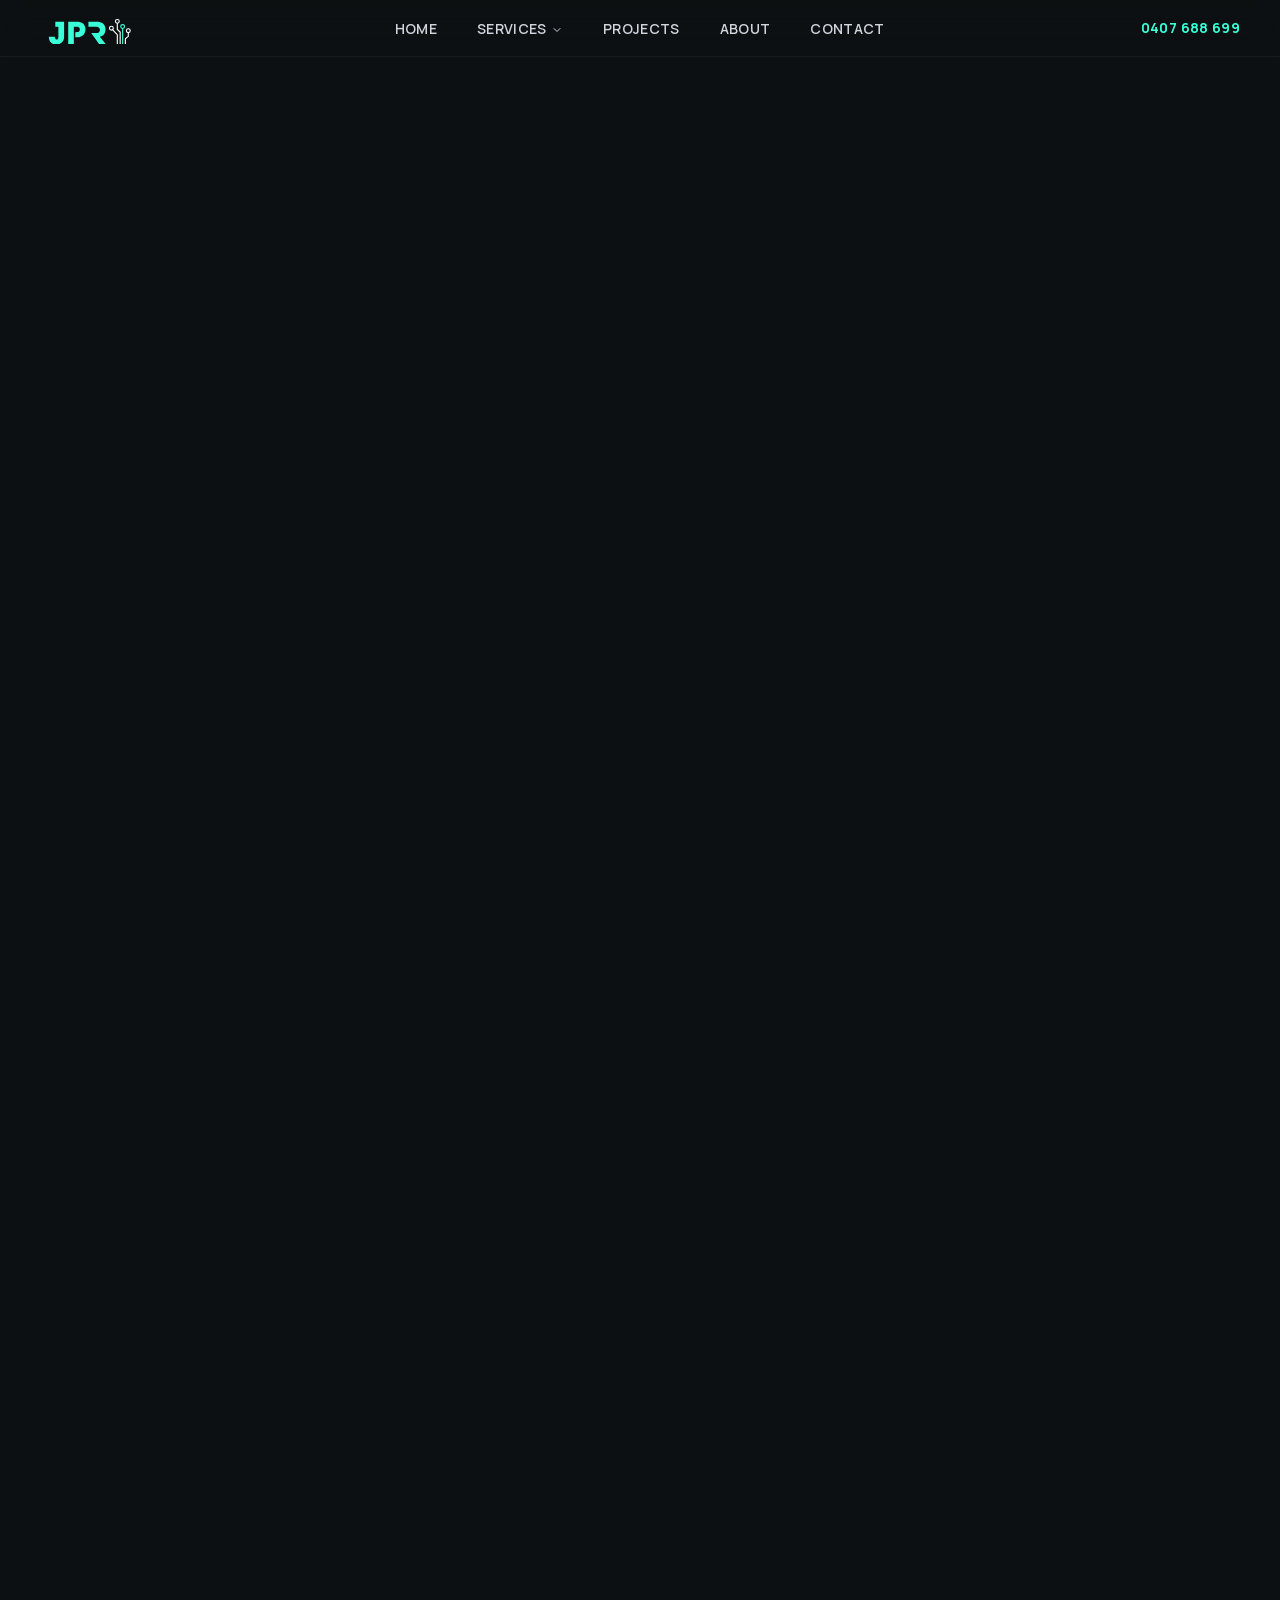
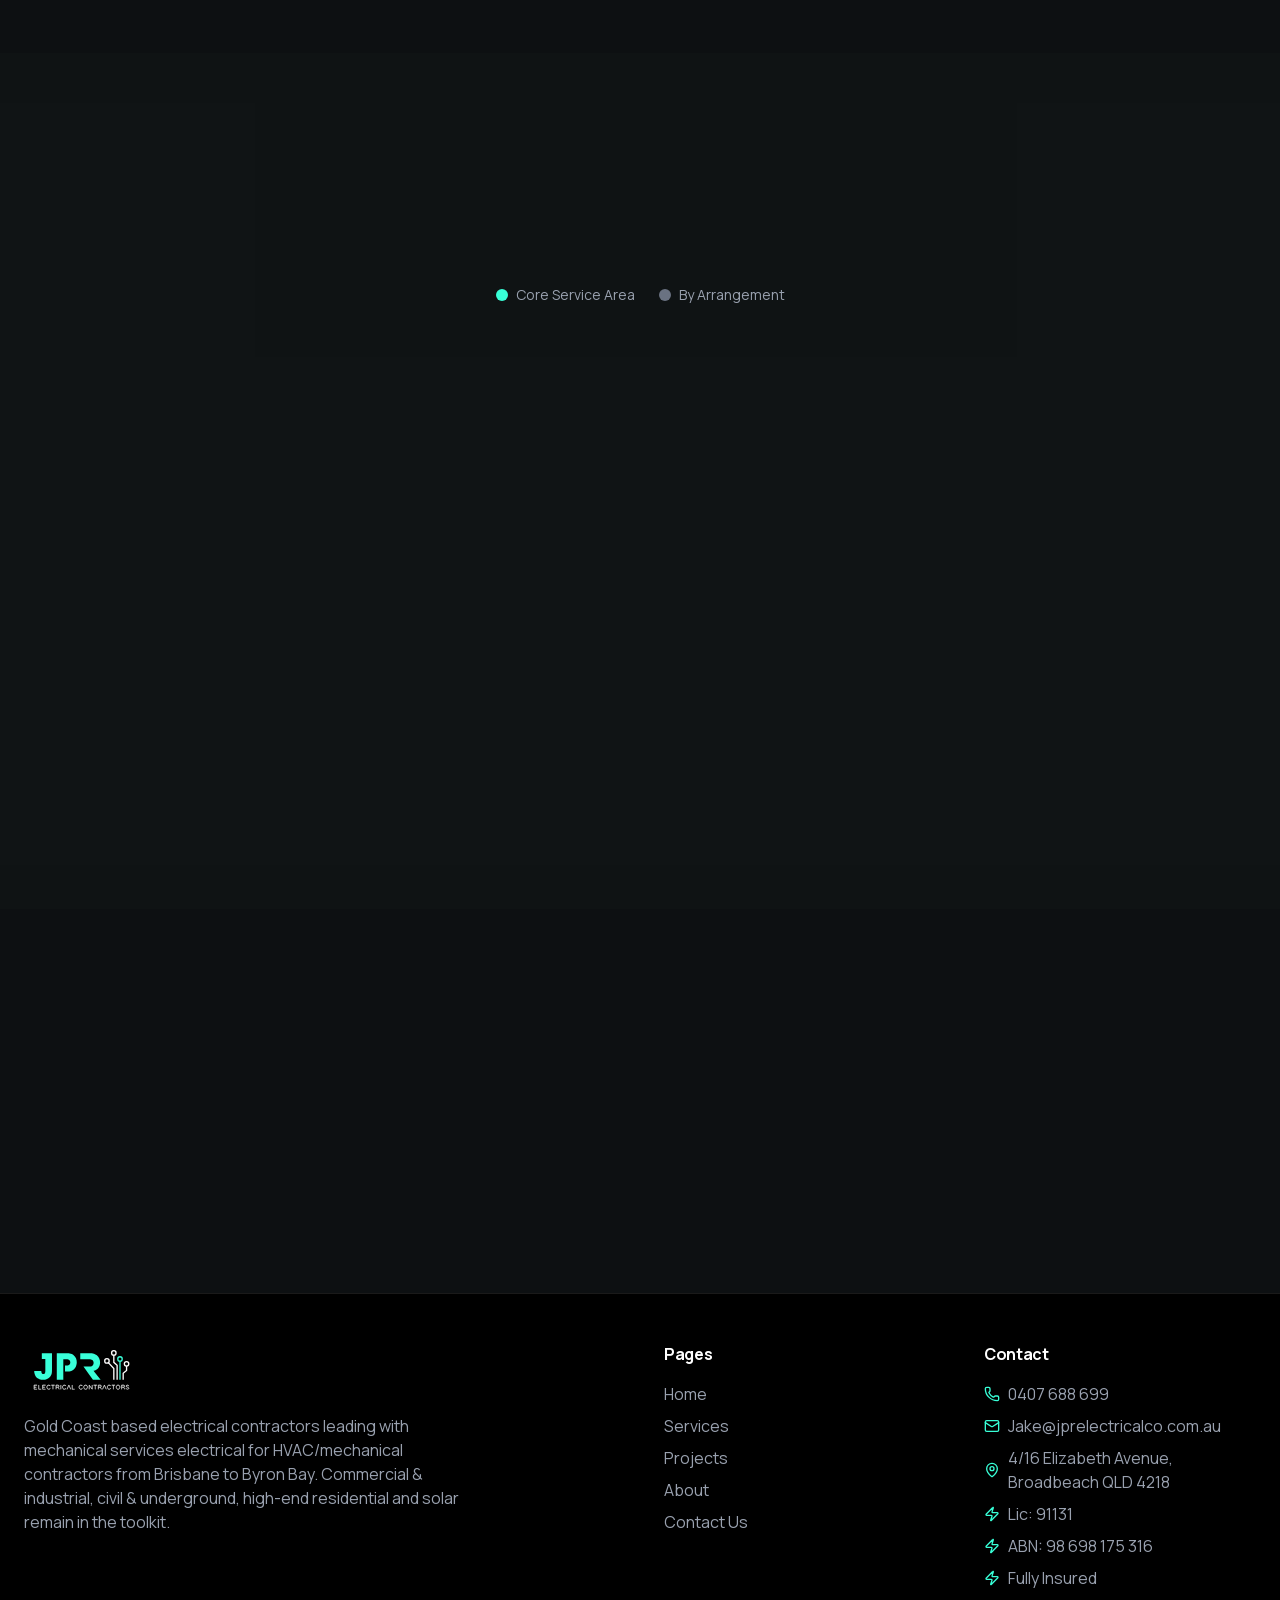
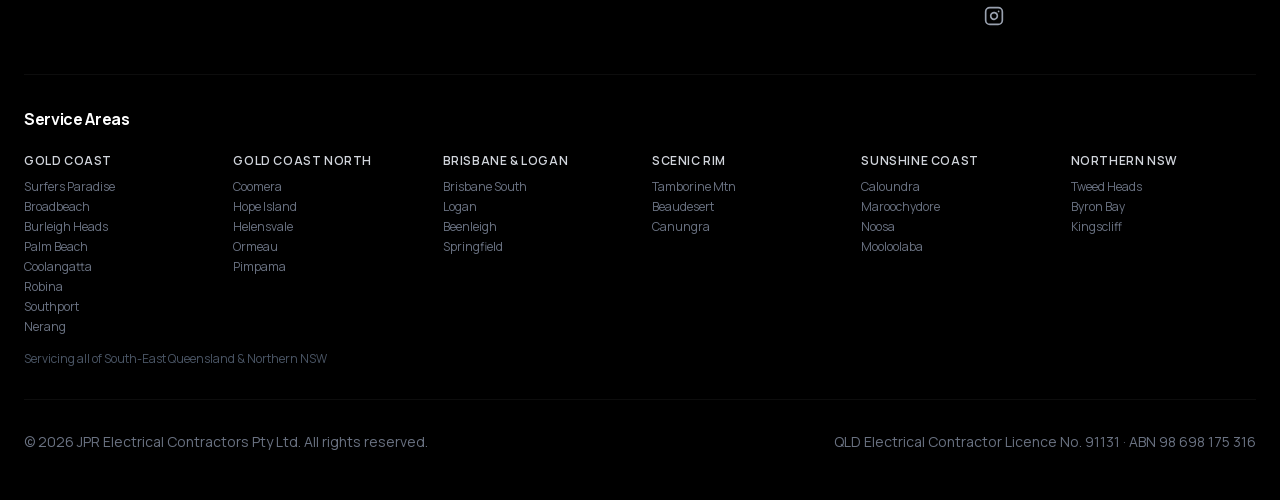
<file: services/index.html>
<!DOCTYPE html><html lang="en" class="manrope_9aefac85-module__Jg6FdG__variable ibm_plex_mono_28411002-module__cjC0Ca__variable"><head><meta charSet="utf-8"/><meta name="viewport" content="width=device-width, initial-scale=1"/><link rel="preload" href="/_next/static/media/99e609270109b47d-s.p.40sczeszzbjw1.woff2" as="font" crossorigin="" type="font/woff2"/><link rel="preload" href="/_next/static/media/a343f882a40d2cc9-s.p.1sj6eobyi31rd.woff2" as="font" crossorigin="" type="font/woff2"/><link rel="preload" href="/_next/static/media/effe91970fc4db64-s.p.0oace-s_gkfks.woff2" as="font" crossorigin="" type="font/woff2"/><link rel="preload" as="image" href="/images/jpr-logo.svg"/><link rel="stylesheet" href="/_next/static/chunks/3htl6lur6gde-.css" data-precedence="next"/><link rel="stylesheet" href="/_next/static/chunks/00we42fhna6il.css" data-precedence="next"/><link rel="preload" as="script" fetchPriority="low" href="/_next/static/chunks/0m0fzg31ety-o.js"/><script src="/_next/static/chunks/2ltu6slv52lqs.js" async=""></script><script src="/_next/static/chunks/2karxon71vs44.js" async=""></script><script src="/_next/static/chunks/39-39lz33ekq-.js" async=""></script><script src="/_next/static/chunks/turbopack-2h8odx8mivj-o.js" async=""></script><script src="/_next/static/chunks/1jrmgno87otpe.js" async=""></script><script src="/_next/static/chunks/2igjfnxvl0mip.js" async=""></script><script src="/_next/static/chunks/056mrzo64pegv.js" async=""></script><script src="/_next/static/chunks/02-u0i-9hi4c5.js" async=""></script><script src="/_next/static/chunks/04uo732ejwvdv.js" async=""></script><meta name="next-size-adjust" content=""/><title>JPR Electrical | Mechanical Electrical Contractors — Gold Coast, Brisbane &amp; Byron Bay</title><meta name="description" content="JPR Electrical Contractors Pty Ltd — mechanical services electrical contractors for HVAC and mechanical contractors across Brisbane, the Gold Coast and Byron Bay. AC/FCU/CU power, controls, MSSBs, VSDs, isolators, plant rooms and commissioning, plus commercial, civil, residential and solar. QLD Lic. 91131."/><meta name="robots" content="index, follow"/><meta name="theme-color" content="#0E1214"/><link rel="canonical" href="https://jprelectricalco.com.au/"/><meta property="og:title" content="JPR Electrical | Mechanical Electrical Contractors — Gold Coast, Brisbane &amp; Byron Bay"/><meta property="og:description" content="Mechanical services electrical for HVAC contractors from Brisbane to Byron Bay — AC/FCU/CU power, controls, MSSBs, VSDs and commissioning. QLD Lic. 91131."/><meta property="og:image" content="https://jprelectricalco.com.au/opengraph.jpg"/><meta property="og:type" content="website"/><meta name="twitter:card" content="summary_large_image"/><meta name="twitter:title" content="JPR Electrical | Mechanical Electrical Contractors — Gold Coast, Brisbane &amp; Byron Bay"/><meta name="twitter:description" content="Mechanical services electrical for HVAC contractors from Brisbane to Byron Bay — AC/FCU/CU power, controls, MSSBs, VSDs and commissioning. QLD Lic. 91131."/><meta name="twitter:image" content="https://jprelectricalco.com.au/opengraph.jpg"/><link rel="icon" href="/favicon.ico"/><link rel="icon" href="/favicon-32x32.png" sizes="32x32" type="image/png"/><link rel="icon" href="/favicon-16x16.png" sizes="16x16" type="image/png"/><link rel="apple-touch-icon" href="/apple-touch-icon.png"/><script type="application/ld+json">{"@context":"https://schema.org","@type":["Electrician","LocalBusiness"],"name":"JPR Electrical Contractors Pty Ltd","description":"Gold Coast based licensed electrical contractors leading with mechanical services electrical for HVAC and mechanical contractors from Brisbane through the Gold Coast to Byron Bay, with commercial, civil, high-end residential and solar capability behind it.","url":"https://jprelectricalco.com.au","telephone":"+61407688699","email":"jake@jprelectricalco.com.au","address":{"@type":"PostalAddress","streetAddress":"4/16 Elizabeth Avenue","addressLocality":"Broadbeach","addressRegion":"QLD","postalCode":"4218","addressCountry":"AU"},"geo":{"@type":"GeoCoordinates","latitude":"-28.0167","longitude":"153.4000"},"areaServed":[{"@type":"City","name":"Gold Coast"},{"@type":"City","name":"Brisbane"},{"@type":"City","name":"Logan"},{"@type":"City","name":"Ipswich"},{"@type":"City","name":"Sunshine Coast"},{"@type":"City","name":"Scenic Rim"},{"@type":"City","name":"Tweed Heads"},{"@type":"City","name":"Byron Bay"}],"openingHoursSpecification":[{"@type":"OpeningHoursSpecification","dayOfWeek":["Monday","Tuesday","Wednesday","Thursday","Friday"],"opens":"07:30","closes":"17:00"},{"@type":"OpeningHoursSpecification","dayOfWeek":["Saturday"],"opens":"07:30","closes":"12:00"}],"hasOfferCatalog":{"@type":"OfferCatalog","name":"Electrical Services","itemListElement":[{"@type":"Offer","itemOffered":{"@type":"Service","name":"Mechanical Services Electrical"}},{"@type":"Offer","itemOffered":{"@type":"Service","name":"Commercial & Industrial Electrical"}},{"@type":"Offer","itemOffered":{"@type":"Service","name":"Civil & Underground Electrical Infrastructure"}},{"@type":"Offer","itemOffered":{"@type":"Service","name":"High-End Residential Electrical"}},{"@type":"Offer","itemOffered":{"@type":"Service","name":"Solar & Battery Storage"}}]},"priceRange":"$$","image":"https://jprelectricalco.com.au/opengraph.jpg","sameAs":["https://www.instagram.com/jpr_electrical_contractors","https://www.linkedin.com/in/jake-rice-801a6215b"],"identifier":"91131"}</script><script src="/_next/static/chunks/0cz1d0mv5g_q7.js" noModule=""></script></head><body class="font-sans antialiased bg-background text-foreground"><div hidden=""><!--$--><!--/$--></div><nav class="fixed top-0 left-0 right-0 z-50 transition-all duration-300 border-b border-white/5 backdrop-blur-md bg-transparent py-3"><div class="container mx-auto px-6 lg:px-10 flex items-center justify-between"><a class="block shrink-0 mr-8" href="/"><div class="h-8 overflow-hidden"><img src="/images/jpr-logo.svg" alt="JPR Electrical Contractors Pty Ltd" class="h-[150%] w-auto" style="object-fit:cover;object-position:left top"/></div></a><div class="hidden md:flex items-center justify-center flex-1"><nav aria-label="Main" data-orientation="horizontal" dir="ltr" class="relative z-10 flex max-w-max flex-1 items-center justify-center"><div style="position:relative"><ul data-orientation="horizontal" class="group flex flex-1 list-none items-center justify-center gap-10 space-x-0" dir="ltr"><li><a class="text-sm font-semibold tracking-wide uppercase whitespace-nowrap transition-colors text-gray-300 hover:text-primary" data-testid="link-nav-home" data-radix-collection-item="" href="/">Home</a></li><li><button id="radix-_R_idb_-trigger-radix-_R_16idb_" data-state="closed" aria-expanded="false" aria-controls="radix-_R_idb_-content-radix-_R_16idb_" class="group inline-flex w-max items-center justify-center focus:text-accent-foreground focus:outline-none disabled:pointer-events-none disabled:opacity-50 group text-sm font-semibold tracking-wide uppercase whitespace-nowrap transition-colors h-auto p-0 bg-transparent hover:bg-transparent focus:bg-transparent data-[state=open]:bg-transparent data-[state=open]:hover:bg-transparent data-[state=open]:focus:bg-transparent rounded-none text-gray-300 hover:text-primary data-[state=open]:text-primary" data-testid="button-nav-services" data-radix-collection-item="">Services<!-- --> <svg xmlns="http://www.w3.org/2000/svg" width="24" height="24" viewBox="0 0 24 24" fill="none" stroke="currentColor" stroke-width="2" stroke-linecap="round" stroke-linejoin="round" class="lucide lucide-chevron-down relative top-[1px] ml-1 h-3 w-3 transition duration-300 group-data-[state=open]:rotate-180" aria-hidden="true"><path d="m6 9 6 6 6-6"></path></svg></button></li><li><a class="text-sm font-semibold tracking-wide uppercase whitespace-nowrap transition-colors text-gray-300 hover:text-primary" data-testid="link-nav-projects" data-radix-collection-item="" href="/projects/">Projects</a></li><li><a class="text-sm font-semibold tracking-wide uppercase whitespace-nowrap transition-colors text-gray-300 hover:text-primary" data-testid="link-nav-about" data-radix-collection-item="" href="/about/">About</a></li><li><a class="text-sm font-semibold tracking-wide uppercase whitespace-nowrap transition-colors text-gray-300 hover:text-primary" data-testid="link-nav-contact" data-radix-collection-item="" href="/contact/">Contact</a></li></ul></div><div class="absolute left-0 top-full flex justify-center"></div></nav></div><div class="hidden md:flex items-center shrink-0 ml-8"><a href="tel:0407688699" class="text-primary font-bold text-sm tracking-wide hover:text-primary/80 transition-colors" data-testid="link-nav-phone">0407 688 699</a></div><button class="md:hidden text-white" data-testid="button-mobile-menu"><svg xmlns="http://www.w3.org/2000/svg" width="24" height="24" viewBox="0 0 24 24" fill="none" stroke="currentColor" stroke-width="2" stroke-linecap="round" stroke-linejoin="round" class="lucide lucide-menu" aria-hidden="true"><path d="M4 5h16"></path><path d="M4 12h16"></path><path d="M4 19h16"></path></svg></button></div></nav><div class="min-h-screen bg-background text-foreground overflow-x-hidden font-sans"><section class="pt-32 pb-16"><div class="container px-6"><div class="text-center max-w-3xl mx-auto" style="opacity:0;transform:translateY(20px)"><div class="inline-flex items-center gap-2 px-3 py-1 rounded-full bg-primary/10 border border-primary/20 text-primary text-sm font-semibold tracking-wide uppercase mb-6"><svg xmlns="http://www.w3.org/2000/svg" width="24" height="24" viewBox="0 0 24 24" fill="none" stroke="currentColor" stroke-width="2" stroke-linecap="round" stroke-linejoin="round" class="lucide lucide-zap w-3 h-3" aria-hidden="true"><path d="M4 14a1 1 0 0 1-.78-1.63l9.9-10.2a.5.5 0 0 1 .86.46l-1.92 6.02A1 1 0 0 0 13 10h7a1 1 0 0 1 .78 1.63l-9.9 10.2a.5.5 0 0 1-.86-.46l1.92-6.02A1 1 0 0 0 11 14z"></path></svg> Our Services</div><h1 class="text-4xl md:text-6xl font-display font-extrabold text-white mb-6" data-testid="text-services-heading">Mechanical first. <span class="text-primary">Five services.</span></h1><p class="text-lg text-gray-400 leading-relaxed max-w-2xl mx-auto">Mechanical services electrical leads the work: HVAC power, controls, MSSBs, VSDs, isolators and plant room containment from Brisbane to Byron Bay. Commercial, civil/UG, residential and solar remain part of the service mix.</p></div></div></section><section class="pb-24"><div class="container px-6"><div class="mb-12" style="opacity:0;transform:translateY(20px)"><a href="/services/mechanical-electrical/" class="group flex flex-col sm:flex-row sm:items-center justify-between gap-4 bg-primary/10 border border-primary/30 rounded-2xl p-6 md:p-8 hover:border-primary/60 transition-colors" data-testid="link-service-mech-elec"><div><div class="label-mono text-primary mb-2">01 / Lead service</div><h2 class="text-xl md:text-2xl font-display font-bold text-white">Mechanical Services Electrical</h2><p class="text-gray-400 text-sm mt-2 max-w-2xl">Power and controls for AC, FCUs, CUs, MSSBs, VSDs, isolators, DDC/BMS interfaces and plant rooms — built for mechanical contractors from Brisbane to Byron.</p></div><span class="inline-flex items-center gap-1.5 text-sm font-semibold text-primary shrink-0">View scope →</span></a></div><div class="space-y-12"><div id="commercial-industrial" class="group relative scroll-mt-28 bg-card/50 backdrop-blur-sm border border-white/5 rounded-3xl overflow-hidden p-8 md:p-12 hover:border-primary/50 transition-all duration-300" data-testid="card-service-detail-0" style="opacity:0;transform:translateY(20px)"><div class="absolute top-0 right-0 p-4 opacity-5 group-hover:opacity-10 transition-opacity"><svg xmlns="http://www.w3.org/2000/svg" width="24" height="24" viewBox="0 0 24 24" fill="none" stroke="currentColor" stroke-width="2" stroke-linecap="round" stroke-linejoin="round" class="lucide lucide-building2 lucide-building-2 w-48 h-48 text-primary" aria-hidden="true"><path d="M10 12h4"></path><path d="M10 8h4"></path><path d="M14 21v-3a2 2 0 0 0-4 0v3"></path><path d="M6 10H4a2 2 0 0 0-2 2v7a2 2 0 0 0 2 2h16a2 2 0 0 0 2-2V9a2 2 0 0 0-2-2h-2"></path><path d="M6 21V5a2 2 0 0 1 2-2h8a2 2 0 0 1 2 2v16"></path></svg></div><div class="relative z-10 grid md:grid-cols-2 gap-8 items-center"><div><div class="w-14 h-14 bg-primary/20 rounded-2xl flex items-center justify-center mb-6"><svg xmlns="http://www.w3.org/2000/svg" width="24" height="24" viewBox="0 0 24 24" fill="none" stroke="currentColor" stroke-width="2" stroke-linecap="round" stroke-linejoin="round" class="lucide lucide-building2 lucide-building-2 w-7 h-7 text-primary" aria-hidden="true"><path d="M10 12h4"></path><path d="M10 8h4"></path><path d="M14 21v-3a2 2 0 0 0-4 0v3"></path><path d="M6 10H4a2 2 0 0 0-2 2v7a2 2 0 0 0 2 2h16a2 2 0 0 0 2-2V9a2 2 0 0 0-2-2h-2"></path><path d="M6 21V5a2 2 0 0 1 2-2h8a2 2 0 0 1 2 2v16"></path></svg></div><h2 class="text-2xl md:text-3xl font-display font-bold text-white mb-4">Commercial &amp; Industrial</h2><p class="text-gray-400 leading-relaxed mb-6">From complete commercial fitouts and base-build packages to fault-finding and scheduled maintenance, JPR delivers commercial and industrial electrical work on program and to spec. We work alongside builders and project managers on retail, hospitality and office projects across Queensland and interstate.</p><a data-testid="link-service-quote-0" class="inline-flex items-center justify-center gap-2 whitespace-nowrap text-sm transition-colors focus-visible:outline-none focus-visible:ring-1 focus-visible:ring-ring disabled:pointer-events-none disabled:opacity-50 [&amp;_svg]:pointer-events-none [&amp;_svg]:size-4 [&amp;_svg]:shrink-0 hover-elevate active-elevate-2 border border-primary-border min-h-9 py-2 bg-primary text-primary-foreground hover:bg-primary/90 font-bold rounded-full px-6" href="/contact/">Get a Quote <svg xmlns="http://www.w3.org/2000/svg" width="24" height="24" viewBox="0 0 24 24" fill="none" stroke="currentColor" stroke-width="2" stroke-linecap="round" stroke-linejoin="round" class="lucide lucide-arrow-right w-4 h-4 ml-2" aria-hidden="true"><path d="M5 12h14"></path><path d="m12 5 7 7-7 7"></path></svg></a></div><div><ul class="space-y-4"><li class="flex items-center gap-3 text-gray-300"><svg xmlns="http://www.w3.org/2000/svg" width="24" height="24" viewBox="0 0 24 24" fill="none" stroke="currentColor" stroke-width="2" stroke-linecap="round" stroke-linejoin="round" class="lucide lucide-circle-check w-5 h-5 text-primary shrink-0" aria-hidden="true"><circle cx="12" cy="12" r="10"></circle><path d="m9 12 2 2 4-4"></path></svg>Commercial Fitouts — Retail, Hospitality &amp; Office</li><li class="flex items-center gap-3 text-gray-300"><svg xmlns="http://www.w3.org/2000/svg" width="24" height="24" viewBox="0 0 24 24" fill="none" stroke="currentColor" stroke-width="2" stroke-linecap="round" stroke-linejoin="round" class="lucide lucide-circle-check w-5 h-5 text-primary shrink-0" aria-hidden="true"><circle cx="12" cy="12" r="10"></circle><path d="m9 12 2 2 4-4"></path></svg>Base-Build &amp; New Construction</li><li class="flex items-center gap-3 text-gray-300"><svg xmlns="http://www.w3.org/2000/svg" width="24" height="24" viewBox="0 0 24 24" fill="none" stroke="currentColor" stroke-width="2" stroke-linecap="round" stroke-linejoin="round" class="lucide lucide-circle-check w-5 h-5 text-primary shrink-0" aria-hidden="true"><circle cx="12" cy="12" r="10"></circle><path d="m9 12 2 2 4-4"></path></svg>Main Switchboards &amp; 3-Phase Distribution</li><li class="flex items-center gap-3 text-gray-300"><svg xmlns="http://www.w3.org/2000/svg" width="24" height="24" viewBox="0 0 24 24" fill="none" stroke="currentColor" stroke-width="2" stroke-linecap="round" stroke-linejoin="round" class="lucide lucide-circle-check w-5 h-5 text-primary shrink-0" aria-hidden="true"><circle cx="12" cy="12" r="10"></circle><path d="m9 12 2 2 4-4"></path></svg>Data, Comms &amp; Structured Cabling</li><li class="flex items-center gap-3 text-gray-300"><svg xmlns="http://www.w3.org/2000/svg" width="24" height="24" viewBox="0 0 24 24" fill="none" stroke="currentColor" stroke-width="2" stroke-linecap="round" stroke-linejoin="round" class="lucide lucide-circle-check w-5 h-5 text-primary shrink-0" aria-hidden="true"><circle cx="12" cy="12" r="10"></circle><path d="m9 12 2 2 4-4"></path></svg>Fault-Finding &amp; Breakdown Response</li><li class="flex items-center gap-3 text-gray-300"><svg xmlns="http://www.w3.org/2000/svg" width="24" height="24" viewBox="0 0 24 24" fill="none" stroke="currentColor" stroke-width="2" stroke-linecap="round" stroke-linejoin="round" class="lucide lucide-circle-check w-5 h-5 text-primary shrink-0" aria-hidden="true"><circle cx="12" cy="12" r="10"></circle><path d="m9 12 2 2 4-4"></path></svg>Planned Maintenance Contracts</li></ul><div class="mt-8 rounded-2xl overflow-hidden border border-white/10"><img src="/images/services-commercial.jpg" alt="Commercial play centre electrical fitout with feature ring pendant lighting by JPR" class="w-full h-48 md:h-56 object-cover" loading="lazy"/></div></div></div></div><div id="civil-infrastructure" class="group relative scroll-mt-28 bg-card/50 backdrop-blur-sm border border-white/5 rounded-3xl overflow-hidden p-8 md:p-12 hover:border-primary/50 transition-all duration-300" data-testid="card-service-detail-1" style="opacity:0;transform:translateY(20px)"><div class="absolute top-0 right-0 p-4 opacity-5 group-hover:opacity-10 transition-opacity"><svg xmlns="http://www.w3.org/2000/svg" width="24" height="24" viewBox="0 0 24 24" fill="none" stroke="currentColor" stroke-width="2" stroke-linecap="round" stroke-linejoin="round" class="lucide lucide-cable w-48 h-48 text-primary" aria-hidden="true"><path d="M17 19a1 1 0 0 1-1-1v-2a2 2 0 0 1 2-2h2a2 2 0 0 1 2 2v2a1 1 0 0 1-1 1z"></path><path d="M17 21v-2"></path><path d="M19 14V6.5a1 1 0 0 0-7 0v11a1 1 0 0 1-7 0V10"></path><path d="M21 21v-2"></path><path d="M3 5V3"></path><path d="M4 10a2 2 0 0 1-2-2V6a1 1 0 0 1 1-1h4a1 1 0 0 1 1 1v2a2 2 0 0 1-2 2z"></path><path d="M7 5V3"></path></svg></div><div class="relative z-10 grid md:grid-cols-2 gap-8 items-center"><div><div class="w-14 h-14 bg-primary/20 rounded-2xl flex items-center justify-center mb-6"><svg xmlns="http://www.w3.org/2000/svg" width="24" height="24" viewBox="0 0 24 24" fill="none" stroke="currentColor" stroke-width="2" stroke-linecap="round" stroke-linejoin="round" class="lucide lucide-cable w-7 h-7 text-primary" aria-hidden="true"><path d="M17 19a1 1 0 0 1-1-1v-2a2 2 0 0 1 2-2h2a2 2 0 0 1 2 2v2a1 1 0 0 1-1 1z"></path><path d="M17 21v-2"></path><path d="M19 14V6.5a1 1 0 0 0-7 0v11a1 1 0 0 1-7 0V10"></path><path d="M21 21v-2"></path><path d="M3 5V3"></path><path d="M4 10a2 2 0 0 1-2-2V6a1 1 0 0 1 1-1h4a1 1 0 0 1 1 1v2a2 2 0 0 1-2 2z"></path><path d="M7 5V3"></path></svg></div><h2 class="text-2xl md:text-3xl font-display font-bold text-white mb-4">Civil, Underground &amp; Infrastructure</h2><p class="text-gray-400 leading-relaxed mb-6">JPR delivers underground electrical infrastructure for developers, civil contractors and councils. From subdivision reticulation and street lighting to service relocations, service lowering and pit &amp; pipe networks — trenched, conduited, cabled and commissioned to Energex, Ergon and authority standards.</p><a data-testid="link-service-quote-1" class="inline-flex items-center justify-center gap-2 whitespace-nowrap text-sm transition-colors focus-visible:outline-none focus-visible:ring-1 focus-visible:ring-ring disabled:pointer-events-none disabled:opacity-50 [&amp;_svg]:pointer-events-none [&amp;_svg]:size-4 [&amp;_svg]:shrink-0 hover-elevate active-elevate-2 border border-primary-border min-h-9 py-2 bg-primary text-primary-foreground hover:bg-primary/90 font-bold rounded-full px-6" href="/contact/">Get a Quote <svg xmlns="http://www.w3.org/2000/svg" width="24" height="24" viewBox="0 0 24 24" fill="none" stroke="currentColor" stroke-width="2" stroke-linecap="round" stroke-linejoin="round" class="lucide lucide-arrow-right w-4 h-4 ml-2" aria-hidden="true"><path d="M5 12h14"></path><path d="m12 5 7 7-7 7"></path></svg></a></div><div><ul class="space-y-4"><li class="flex items-center gap-3 text-gray-300"><svg xmlns="http://www.w3.org/2000/svg" width="24" height="24" viewBox="0 0 24 24" fill="none" stroke="currentColor" stroke-width="2" stroke-linecap="round" stroke-linejoin="round" class="lucide lucide-circle-check w-5 h-5 text-primary shrink-0" aria-hidden="true"><circle cx="12" cy="12" r="10"></circle><path d="m9 12 2 2 4-4"></path></svg>Subdivision Electrical Reticulation</li><li class="flex items-center gap-3 text-gray-300"><svg xmlns="http://www.w3.org/2000/svg" width="24" height="24" viewBox="0 0 24 24" fill="none" stroke="currentColor" stroke-width="2" stroke-linecap="round" stroke-linejoin="round" class="lucide lucide-circle-check w-5 h-5 text-primary shrink-0" aria-hidden="true"><circle cx="12" cy="12" r="10"></circle><path d="m9 12 2 2 4-4"></path></svg>Street &amp; Public Lighting</li><li class="flex items-center gap-3 text-gray-300"><svg xmlns="http://www.w3.org/2000/svg" width="24" height="24" viewBox="0 0 24 24" fill="none" stroke="currentColor" stroke-width="2" stroke-linecap="round" stroke-linejoin="round" class="lucide lucide-circle-check w-5 h-5 text-primary shrink-0" aria-hidden="true"><circle cx="12" cy="12" r="10"></circle><path d="m9 12 2 2 4-4"></path></svg>Service Relocations &amp; Lowering</li><li class="flex items-center gap-3 text-gray-300"><svg xmlns="http://www.w3.org/2000/svg" width="24" height="24" viewBox="0 0 24 24" fill="none" stroke="currentColor" stroke-width="2" stroke-linecap="round" stroke-linejoin="round" class="lucide lucide-circle-check w-5 h-5 text-primary shrink-0" aria-hidden="true"><circle cx="12" cy="12" r="10"></circle><path d="m9 12 2 2 4-4"></path></svg>Underground Conduit &amp; Cabling</li><li class="flex items-center gap-3 text-gray-300"><svg xmlns="http://www.w3.org/2000/svg" width="24" height="24" viewBox="0 0 24 24" fill="none" stroke="currentColor" stroke-width="2" stroke-linecap="round" stroke-linejoin="round" class="lucide lucide-circle-check w-5 h-5 text-primary shrink-0" aria-hidden="true"><circle cx="12" cy="12" r="10"></circle><path d="m9 12 2 2 4-4"></path></svg>Pit &amp; Pipe Installation</li><li class="flex items-center gap-3 text-gray-300"><svg xmlns="http://www.w3.org/2000/svg" width="24" height="24" viewBox="0 0 24 24" fill="none" stroke="currentColor" stroke-width="2" stroke-linecap="round" stroke-linejoin="round" class="lucide lucide-circle-check w-5 h-5 text-primary shrink-0" aria-hidden="true"><circle cx="12" cy="12" r="10"></circle><path d="m9 12 2 2 4-4"></path></svg>Consumer Mains &amp; Private Poles</li></ul><div class="mt-8 rounded-2xl overflow-hidden border border-white/10"><img src="/images/civil-trench.jpg" alt="Bank of orange electrical conduits laid in an open trench on a JPR civil project" class="w-full h-48 md:h-56 object-cover" loading="lazy"/></div></div></div></div><div id="high-end-residential" class="group relative scroll-mt-28 bg-card/50 backdrop-blur-sm border border-white/5 rounded-3xl overflow-hidden p-8 md:p-12 hover:border-primary/50 transition-all duration-300" data-testid="card-service-detail-2" style="opacity:0;transform:translateY(20px)"><div class="absolute top-0 right-0 p-4 opacity-5 group-hover:opacity-10 transition-opacity"><svg xmlns="http://www.w3.org/2000/svg" width="24" height="24" viewBox="0 0 24 24" fill="none" stroke="currentColor" stroke-width="2" stroke-linecap="round" stroke-linejoin="round" class="lucide lucide-house w-48 h-48 text-primary" aria-hidden="true"><path d="M15 21v-8a1 1 0 0 0-1-1h-4a1 1 0 0 0-1 1v8"></path><path d="M3 10a2 2 0 0 1 .709-1.528l7-6a2 2 0 0 1 2.582 0l7 6A2 2 0 0 1 21 10v9a2 2 0 0 1-2 2H5a2 2 0 0 1-2-2z"></path></svg></div><div class="relative z-10 grid md:grid-cols-2 gap-8 items-center"><div><div class="w-14 h-14 bg-primary/20 rounded-2xl flex items-center justify-center mb-6"><svg xmlns="http://www.w3.org/2000/svg" width="24" height="24" viewBox="0 0 24 24" fill="none" stroke="currentColor" stroke-width="2" stroke-linecap="round" stroke-linejoin="round" class="lucide lucide-house w-7 h-7 text-primary" aria-hidden="true"><path d="M15 21v-8a1 1 0 0 0-1-1h-4a1 1 0 0 0-1 1v8"></path><path d="M3 10a2 2 0 0 1 .709-1.528l7-6a2 2 0 0 1 2.582 0l7 6A2 2 0 0 1 21 10v9a2 2 0 0 1-2 2H5a2 2 0 0 1-2-2z"></path></svg></div><h2 class="text-2xl md:text-3xl font-display font-bold text-white mb-4">High-End Residential</h2><p class="text-gray-400 leading-relaxed mb-6">We partner with builders, architects and designers on custom homes where the finish matters. Architectural and feature lighting, smart-home automation, EV charging and complete new-build electrical packages — clean, considered and built to last.</p><a data-testid="link-service-quote-2" class="inline-flex items-center justify-center gap-2 whitespace-nowrap text-sm transition-colors focus-visible:outline-none focus-visible:ring-1 focus-visible:ring-ring disabled:pointer-events-none disabled:opacity-50 [&amp;_svg]:pointer-events-none [&amp;_svg]:size-4 [&amp;_svg]:shrink-0 hover-elevate active-elevate-2 border border-primary-border min-h-9 py-2 bg-primary text-primary-foreground hover:bg-primary/90 font-bold rounded-full px-6" href="/contact/">Get a Quote <svg xmlns="http://www.w3.org/2000/svg" width="24" height="24" viewBox="0 0 24 24" fill="none" stroke="currentColor" stroke-width="2" stroke-linecap="round" stroke-linejoin="round" class="lucide lucide-arrow-right w-4 h-4 ml-2" aria-hidden="true"><path d="M5 12h14"></path><path d="m12 5 7 7-7 7"></path></svg></a></div><div><ul class="space-y-4"><li class="flex items-center gap-3 text-gray-300"><svg xmlns="http://www.w3.org/2000/svg" width="24" height="24" viewBox="0 0 24 24" fill="none" stroke="currentColor" stroke-width="2" stroke-linecap="round" stroke-linejoin="round" class="lucide lucide-circle-check w-5 h-5 text-primary shrink-0" aria-hidden="true"><circle cx="12" cy="12" r="10"></circle><path d="m9 12 2 2 4-4"></path></svg>Custom New Homes &amp; Major Renovations</li><li class="flex items-center gap-3 text-gray-300"><svg xmlns="http://www.w3.org/2000/svg" width="24" height="24" viewBox="0 0 24 24" fill="none" stroke="currentColor" stroke-width="2" stroke-linecap="round" stroke-linejoin="round" class="lucide lucide-circle-check w-5 h-5 text-primary shrink-0" aria-hidden="true"><circle cx="12" cy="12" r="10"></circle><path d="m9 12 2 2 4-4"></path></svg>Architectural &amp; Feature Lighting</li><li class="flex items-center gap-3 text-gray-300"><svg xmlns="http://www.w3.org/2000/svg" width="24" height="24" viewBox="0 0 24 24" fill="none" stroke="currentColor" stroke-width="2" stroke-linecap="round" stroke-linejoin="round" class="lucide lucide-circle-check w-5 h-5 text-primary shrink-0" aria-hidden="true"><circle cx="12" cy="12" r="10"></circle><path d="m9 12 2 2 4-4"></path></svg>Home Automation &amp; C-Bus Control</li><li class="flex items-center gap-3 text-gray-300"><svg xmlns="http://www.w3.org/2000/svg" width="24" height="24" viewBox="0 0 24 24" fill="none" stroke="currentColor" stroke-width="2" stroke-linecap="round" stroke-linejoin="round" class="lucide lucide-circle-check w-5 h-5 text-primary shrink-0" aria-hidden="true"><circle cx="12" cy="12" r="10"></circle><path d="m9 12 2 2 4-4"></path></svg>EV Charger Installation</li><li class="flex items-center gap-3 text-gray-300"><svg xmlns="http://www.w3.org/2000/svg" width="24" height="24" viewBox="0 0 24 24" fill="none" stroke="currentColor" stroke-width="2" stroke-linecap="round" stroke-linejoin="round" class="lucide lucide-circle-check w-5 h-5 text-primary shrink-0" aria-hidden="true"><circle cx="12" cy="12" r="10"></circle><path d="m9 12 2 2 4-4"></path></svg>Switchboard &amp; Safety Upgrades</li><li class="flex items-center gap-3 text-gray-300"><svg xmlns="http://www.w3.org/2000/svg" width="24" height="24" viewBox="0 0 24 24" fill="none" stroke="currentColor" stroke-width="2" stroke-linecap="round" stroke-linejoin="round" class="lucide lucide-circle-check w-5 h-5 text-primary shrink-0" aria-hidden="true"><circle cx="12" cy="12" r="10"></circle><path d="m9 12 2 2 4-4"></path></svg>Complete Rewiring</li></ul><div class="mt-8 rounded-2xl overflow-hidden border border-white/10"><img src="/images/services-residential.jpg" alt="High-end residential kitchen with architectural pendant and LED strip lighting by JPR" class="w-full h-48 md:h-56 object-cover" loading="lazy"/></div></div></div></div><div id="solar-battery" class="group relative scroll-mt-28 bg-card/50 backdrop-blur-sm border border-white/5 rounded-3xl overflow-hidden p-8 md:p-12 hover:border-primary/50 transition-all duration-300" data-testid="card-service-detail-3" style="opacity:0;transform:translateY(20px)"><div class="absolute top-0 right-0 p-4 opacity-5 group-hover:opacity-10 transition-opacity"><svg xmlns="http://www.w3.org/2000/svg" width="24" height="24" viewBox="0 0 24 24" fill="none" stroke="currentColor" stroke-width="2" stroke-linecap="round" stroke-linejoin="round" class="lucide lucide-battery w-48 h-48 text-primary" aria-hidden="true"><path d="M 22 14 L 22 10"></path><rect x="2" y="6" width="16" height="12" rx="2"></rect></svg></div><div class="relative z-10 grid md:grid-cols-2 gap-8 items-center"><div><div class="w-14 h-14 bg-primary/20 rounded-2xl flex items-center justify-center mb-6"><svg xmlns="http://www.w3.org/2000/svg" width="24" height="24" viewBox="0 0 24 24" fill="none" stroke="currentColor" stroke-width="2" stroke-linecap="round" stroke-linejoin="round" class="lucide lucide-sun w-7 h-7 text-primary" aria-hidden="true"><circle cx="12" cy="12" r="4"></circle><path d="M12 2v2"></path><path d="M12 20v2"></path><path d="m4.93 4.93 1.41 1.41"></path><path d="m17.66 17.66 1.41 1.41"></path><path d="M2 12h2"></path><path d="M20 12h2"></path><path d="m6.34 17.66-1.41 1.41"></path><path d="m19.07 4.93-1.41 1.41"></path></svg></div><h2 class="text-2xl md:text-3xl font-display font-bold text-white mb-4">Solar &amp; Battery</h2><p class="text-gray-400 leading-relaxed mb-6">Our dedicated energy division designs and installs Tier-1 solar and battery storage for homes and businesses. Tesla Powerwall and Sungrow certified, CEC-accredited, with smart monitoring on every system — energy independence, done properly.</p><a data-testid="link-service-quote-3" class="inline-flex items-center justify-center gap-2 whitespace-nowrap text-sm transition-colors focus-visible:outline-none focus-visible:ring-1 focus-visible:ring-ring disabled:pointer-events-none disabled:opacity-50 [&amp;_svg]:pointer-events-none [&amp;_svg]:size-4 [&amp;_svg]:shrink-0 hover-elevate active-elevate-2 border border-primary-border min-h-9 py-2 bg-primary text-primary-foreground hover:bg-primary/90 font-bold rounded-full px-6" href="/contact/">Get a Quote <svg xmlns="http://www.w3.org/2000/svg" width="24" height="24" viewBox="0 0 24 24" fill="none" stroke="currentColor" stroke-width="2" stroke-linecap="round" stroke-linejoin="round" class="lucide lucide-arrow-right w-4 h-4 ml-2" aria-hidden="true"><path d="M5 12h14"></path><path d="m12 5 7 7-7 7"></path></svg></a></div><div><ul class="space-y-4"><li class="flex items-center gap-3 text-gray-300"><svg xmlns="http://www.w3.org/2000/svg" width="24" height="24" viewBox="0 0 24 24" fill="none" stroke="currentColor" stroke-width="2" stroke-linecap="round" stroke-linejoin="round" class="lucide lucide-circle-check w-5 h-5 text-primary shrink-0" aria-hidden="true"><circle cx="12" cy="12" r="10"></circle><path d="m9 12 2 2 4-4"></path></svg>Tier-1 Solar Systems (Trina, REC)</li><li class="flex items-center gap-3 text-gray-300"><svg xmlns="http://www.w3.org/2000/svg" width="24" height="24" viewBox="0 0 24 24" fill="none" stroke="currentColor" stroke-width="2" stroke-linecap="round" stroke-linejoin="round" class="lucide lucide-circle-check w-5 h-5 text-primary shrink-0" aria-hidden="true"><circle cx="12" cy="12" r="10"></circle><path d="m9 12 2 2 4-4"></path></svg>Tesla Powerwall &amp; Sungrow Certified</li><li class="flex items-center gap-3 text-gray-300"><svg xmlns="http://www.w3.org/2000/svg" width="24" height="24" viewBox="0 0 24 24" fill="none" stroke="currentColor" stroke-width="2" stroke-linecap="round" stroke-linejoin="round" class="lucide lucide-circle-check w-5 h-5 text-primary shrink-0" aria-hidden="true"><circle cx="12" cy="12" r="10"></circle><path d="m9 12 2 2 4-4"></path></svg>Commercial Solar &amp; Storage</li><li class="flex items-center gap-3 text-gray-300"><svg xmlns="http://www.w3.org/2000/svg" width="24" height="24" viewBox="0 0 24 24" fill="none" stroke="currentColor" stroke-width="2" stroke-linecap="round" stroke-linejoin="round" class="lucide lucide-circle-check w-5 h-5 text-primary shrink-0" aria-hidden="true"><circle cx="12" cy="12" r="10"></circle><path d="m9 12 2 2 4-4"></path></svg>Blackout Protection &amp; VPP Ready</li><li class="flex items-center gap-3 text-gray-300"><svg xmlns="http://www.w3.org/2000/svg" width="24" height="24" viewBox="0 0 24 24" fill="none" stroke="currentColor" stroke-width="2" stroke-linecap="round" stroke-linejoin="round" class="lucide lucide-circle-check w-5 h-5 text-primary shrink-0" aria-hidden="true"><circle cx="12" cy="12" r="10"></circle><path d="m9 12 2 2 4-4"></path></svg>Smart Monitoring Apps</li><li class="flex items-center gap-3 text-gray-300"><svg xmlns="http://www.w3.org/2000/svg" width="24" height="24" viewBox="0 0 24 24" fill="none" stroke="currentColor" stroke-width="2" stroke-linecap="round" stroke-linejoin="round" class="lucide lucide-circle-check w-5 h-5 text-primary shrink-0" aria-hidden="true"><circle cx="12" cy="12" r="10"></circle><path d="m9 12 2 2 4-4"></path></svg>EV Charging Integration</li></ul><div class="mt-8 rounded-2xl overflow-hidden border border-white/10"><img src="/images/services-solar.jpg" alt="Aerial drone view of a rooftop solar array installed by JPR" class="w-full h-48 md:h-56 object-cover" loading="lazy"/></div></div></div></div></div></div></section><section class="py-24 bg-secondary/20"><div class="container px-6"><div class="text-center mb-6" style="opacity:0;transform:translateY(20px)"><h2 class="text-3xl md:text-5xl font-display font-bold text-white mb-4">Service Areas</h2><p class="text-gray-400 max-w-2xl mx-auto">We proudly service all of South-East Queensland and Northern NSW. Jobs outside our core Gold Coast area? No worries — get in touch and we&#x27;ll sort it out.</p></div><div class="flex items-center justify-center gap-6 text-sm text-gray-400 mb-12"><span class="flex items-center gap-2"><span class="w-3 h-3 rounded-full bg-primary"></span>Core Service Area</span><span class="flex items-center gap-2"><span class="w-3 h-3 rounded-full bg-gray-500"></span>By Arrangement</span></div><div class="grid md:grid-cols-2 lg:grid-cols-3 gap-6"><div class="relative rounded-2xl p-6 border transition-all duration-300 hover:scale-[1.02] bg-primary/5 border-primary/30 hover:border-primary/60" data-testid="card-region-gold-coast" style="opacity:0;transform:translateY(20px)"><div class="flex items-center gap-3 mb-4"><div class="w-10 h-10 rounded-xl flex items-center justify-center bg-primary/20"><svg xmlns="http://www.w3.org/2000/svg" width="24" height="24" viewBox="0 0 24 24" fill="none" stroke="currentColor" stroke-width="2" stroke-linecap="round" stroke-linejoin="round" class="lucide lucide-map-pin w-5 h-5 text-primary" aria-hidden="true"><path d="M20 10c0 4.993-5.539 10.193-7.399 11.799a1 1 0 0 1-1.202 0C9.539 20.193 4 14.993 4 10a8 8 0 0 1 16 0"></path><circle cx="12" cy="10" r="3"></circle></svg></div><div><h3 class="text-lg font-display font-bold text-white flex items-center gap-2">Gold Coast<svg xmlns="http://www.w3.org/2000/svg" width="24" height="24" viewBox="0 0 24 24" fill="none" stroke="currentColor" stroke-width="2" stroke-linecap="round" stroke-linejoin="round" class="lucide lucide-star w-4 h-4 text-primary fill-primary" aria-hidden="true"><path d="M11.525 2.295a.53.53 0 0 1 .95 0l2.31 4.679a2.123 2.123 0 0 0 1.595 1.16l5.166.756a.53.53 0 0 1 .294.904l-3.736 3.638a2.123 2.123 0 0 0-.611 1.878l.882 5.14a.53.53 0 0 1-.771.56l-4.618-2.428a2.122 2.122 0 0 0-1.973 0L6.396 21.01a.53.53 0 0 1-.77-.56l.881-5.139a2.122 2.122 0 0 0-.611-1.879L2.16 9.795a.53.53 0 0 1 .294-.906l5.165-.755a2.122 2.122 0 0 0 1.597-1.16z"></path></svg></h3></div></div><div class="flex flex-wrap gap-2"><span class="text-xs px-3 py-1.5 rounded-full bg-primary/10 text-primary border border-primary/20" data-testid="text-area-surfers-paradise">Surfers Paradise</span><span class="text-xs px-3 py-1.5 rounded-full bg-primary/10 text-primary border border-primary/20" data-testid="text-area-broadbeach">Broadbeach</span><span class="text-xs px-3 py-1.5 rounded-full bg-primary/10 text-primary border border-primary/20" data-testid="text-area-burleigh-heads">Burleigh Heads</span><span class="text-xs px-3 py-1.5 rounded-full bg-primary/10 text-primary border border-primary/20" data-testid="text-area-palm-beach">Palm Beach</span><span class="text-xs px-3 py-1.5 rounded-full bg-primary/10 text-primary border border-primary/20" data-testid="text-area-coolangatta">Coolangatta</span><span class="text-xs px-3 py-1.5 rounded-full bg-primary/10 text-primary border border-primary/20" data-testid="text-area-robina">Robina</span><span class="text-xs px-3 py-1.5 rounded-full bg-primary/10 text-primary border border-primary/20" data-testid="text-area-varsity-lakes">Varsity Lakes</span><span class="text-xs px-3 py-1.5 rounded-full bg-primary/10 text-primary border border-primary/20" data-testid="text-area-southport">Southport</span><span class="text-xs px-3 py-1.5 rounded-full bg-primary/10 text-primary border border-primary/20" data-testid="text-area-nerang">Nerang</span><span class="text-xs px-3 py-1.5 rounded-full bg-primary/10 text-primary border border-primary/20" data-testid="text-area-mudgeeraba">Mudgeeraba</span></div></div><div class="relative rounded-2xl p-6 border transition-all duration-300 hover:scale-[1.02] bg-primary/5 border-primary/30 hover:border-primary/60" data-testid="card-region-gold-coast-north" style="opacity:0;transform:translateY(20px)"><div class="flex items-center gap-3 mb-4"><div class="w-10 h-10 rounded-xl flex items-center justify-center bg-primary/20"><svg xmlns="http://www.w3.org/2000/svg" width="24" height="24" viewBox="0 0 24 24" fill="none" stroke="currentColor" stroke-width="2" stroke-linecap="round" stroke-linejoin="round" class="lucide lucide-map-pin w-5 h-5 text-primary" aria-hidden="true"><path d="M20 10c0 4.993-5.539 10.193-7.399 11.799a1 1 0 0 1-1.202 0C9.539 20.193 4 14.993 4 10a8 8 0 0 1 16 0"></path><circle cx="12" cy="10" r="3"></circle></svg></div><div><h3 class="text-lg font-display font-bold text-white flex items-center gap-2">Gold Coast North<svg xmlns="http://www.w3.org/2000/svg" width="24" height="24" viewBox="0 0 24 24" fill="none" stroke="currentColor" stroke-width="2" stroke-linecap="round" stroke-linejoin="round" class="lucide lucide-star w-4 h-4 text-primary fill-primary" aria-hidden="true"><path d="M11.525 2.295a.53.53 0 0 1 .95 0l2.31 4.679a2.123 2.123 0 0 0 1.595 1.16l5.166.756a.53.53 0 0 1 .294.904l-3.736 3.638a2.123 2.123 0 0 0-.611 1.878l.882 5.14a.53.53 0 0 1-.771.56l-4.618-2.428a2.122 2.122 0 0 0-1.973 0L6.396 21.01a.53.53 0 0 1-.77-.56l.881-5.139a2.122 2.122 0 0 0-.611-1.879L2.16 9.795a.53.53 0 0 1 .294-.906l5.165-.755a2.122 2.122 0 0 0 1.597-1.16z"></path></svg></h3></div></div><div class="flex flex-wrap gap-2"><span class="text-xs px-3 py-1.5 rounded-full bg-primary/10 text-primary border border-primary/20" data-testid="text-area-coomera">Coomera</span><span class="text-xs px-3 py-1.5 rounded-full bg-primary/10 text-primary border border-primary/20" data-testid="text-area-hope-island">Hope Island</span><span class="text-xs px-3 py-1.5 rounded-full bg-primary/10 text-primary border border-primary/20" data-testid="text-area-helensvale">Helensvale</span><span class="text-xs px-3 py-1.5 rounded-full bg-primary/10 text-primary border border-primary/20" data-testid="text-area-oxenford">Oxenford</span><span class="text-xs px-3 py-1.5 rounded-full bg-primary/10 text-primary border border-primary/20" data-testid="text-area-upper-coomera">Upper Coomera</span><span class="text-xs px-3 py-1.5 rounded-full bg-primary/10 text-primary border border-primary/20" data-testid="text-area-ormeau">Ormeau</span><span class="text-xs px-3 py-1.5 rounded-full bg-primary/10 text-primary border border-primary/20" data-testid="text-area-pimpama">Pimpama</span></div></div><div class="relative rounded-2xl p-6 border transition-all duration-300 hover:scale-[1.02] bg-card/50 border-white/5 hover:border-white/20" data-testid="card-region-brisbane-&amp;-logan" style="opacity:0;transform:translateY(20px)"><div class="flex items-center gap-3 mb-4"><div class="w-10 h-10 rounded-xl flex items-center justify-center bg-white/5"><svg xmlns="http://www.w3.org/2000/svg" width="24" height="24" viewBox="0 0 24 24" fill="none" stroke="currentColor" stroke-width="2" stroke-linecap="round" stroke-linejoin="round" class="lucide lucide-map-pin w-5 h-5 text-gray-400" aria-hidden="true"><path d="M20 10c0 4.993-5.539 10.193-7.399 11.799a1 1 0 0 1-1.202 0C9.539 20.193 4 14.993 4 10a8 8 0 0 1 16 0"></path><circle cx="12" cy="10" r="3"></circle></svg></div><div><h3 class="text-lg font-display font-bold text-white flex items-center gap-2">Brisbane &amp; Logan</h3><span class="text-xs text-gray-500">Contact us for a quote</span></div></div><div class="flex flex-wrap gap-2"><span class="text-xs px-3 py-1.5 rounded-full bg-white/5 text-gray-400 border border-white/10" data-testid="text-area-brisbane-south">Brisbane South</span><span class="text-xs px-3 py-1.5 rounded-full bg-white/5 text-gray-400 border border-white/10" data-testid="text-area-logan">Logan</span><span class="text-xs px-3 py-1.5 rounded-full bg-white/5 text-gray-400 border border-white/10" data-testid="text-area-beenleigh">Beenleigh</span><span class="text-xs px-3 py-1.5 rounded-full bg-white/5 text-gray-400 border border-white/10" data-testid="text-area-springfield">Springfield</span><span class="text-xs px-3 py-1.5 rounded-full bg-white/5 text-gray-400 border border-white/10" data-testid="text-area-ipswich">Ipswich</span></div></div><div class="relative rounded-2xl p-6 border transition-all duration-300 hover:scale-[1.02] bg-card/50 border-white/5 hover:border-white/20" data-testid="card-region-scenic-rim-&amp;-hinterland" style="opacity:0;transform:translateY(20px)"><div class="flex items-center gap-3 mb-4"><div class="w-10 h-10 rounded-xl flex items-center justify-center bg-white/5"><svg xmlns="http://www.w3.org/2000/svg" width="24" height="24" viewBox="0 0 24 24" fill="none" stroke="currentColor" stroke-width="2" stroke-linecap="round" stroke-linejoin="round" class="lucide lucide-map-pin w-5 h-5 text-gray-400" aria-hidden="true"><path d="M20 10c0 4.993-5.539 10.193-7.399 11.799a1 1 0 0 1-1.202 0C9.539 20.193 4 14.993 4 10a8 8 0 0 1 16 0"></path><circle cx="12" cy="10" r="3"></circle></svg></div><div><h3 class="text-lg font-display font-bold text-white flex items-center gap-2">Scenic Rim &amp; Hinterland</h3><span class="text-xs text-gray-500">Contact us for a quote</span></div></div><div class="flex flex-wrap gap-2"><span class="text-xs px-3 py-1.5 rounded-full bg-white/5 text-gray-400 border border-white/10" data-testid="text-area-tamborine-mountain">Tamborine Mountain</span><span class="text-xs px-3 py-1.5 rounded-full bg-white/5 text-gray-400 border border-white/10" data-testid="text-area-beaudesert">Beaudesert</span><span class="text-xs px-3 py-1.5 rounded-full bg-white/5 text-gray-400 border border-white/10" data-testid="text-area-canungra">Canungra</span></div></div><div class="relative rounded-2xl p-6 border transition-all duration-300 hover:scale-[1.02] bg-card/50 border-white/5 hover:border-white/20" data-testid="card-region-sunshine-coast" style="opacity:0;transform:translateY(20px)"><div class="flex items-center gap-3 mb-4"><div class="w-10 h-10 rounded-xl flex items-center justify-center bg-white/5"><svg xmlns="http://www.w3.org/2000/svg" width="24" height="24" viewBox="0 0 24 24" fill="none" stroke="currentColor" stroke-width="2" stroke-linecap="round" stroke-linejoin="round" class="lucide lucide-map-pin w-5 h-5 text-gray-400" aria-hidden="true"><path d="M20 10c0 4.993-5.539 10.193-7.399 11.799a1 1 0 0 1-1.202 0C9.539 20.193 4 14.993 4 10a8 8 0 0 1 16 0"></path><circle cx="12" cy="10" r="3"></circle></svg></div><div><h3 class="text-lg font-display font-bold text-white flex items-center gap-2">Sunshine Coast</h3><span class="text-xs text-gray-500">Contact us for a quote</span></div></div><div class="flex flex-wrap gap-2"><span class="text-xs px-3 py-1.5 rounded-full bg-white/5 text-gray-400 border border-white/10" data-testid="text-area-caloundra">Caloundra</span><span class="text-xs px-3 py-1.5 rounded-full bg-white/5 text-gray-400 border border-white/10" data-testid="text-area-maroochydore">Maroochydore</span><span class="text-xs px-3 py-1.5 rounded-full bg-white/5 text-gray-400 border border-white/10" data-testid="text-area-noosa">Noosa</span><span class="text-xs px-3 py-1.5 rounded-full bg-white/5 text-gray-400 border border-white/10" data-testid="text-area-nambour">Nambour</span><span class="text-xs px-3 py-1.5 rounded-full bg-white/5 text-gray-400 border border-white/10" data-testid="text-area-mooloolaba">Mooloolaba</span></div></div><div class="relative rounded-2xl p-6 border transition-all duration-300 hover:scale-[1.02] bg-card/50 border-white/5 hover:border-white/20" data-testid="card-region-northern-nsw" style="opacity:0;transform:translateY(20px)"><div class="flex items-center gap-3 mb-4"><div class="w-10 h-10 rounded-xl flex items-center justify-center bg-white/5"><svg xmlns="http://www.w3.org/2000/svg" width="24" height="24" viewBox="0 0 24 24" fill="none" stroke="currentColor" stroke-width="2" stroke-linecap="round" stroke-linejoin="round" class="lucide lucide-map-pin w-5 h-5 text-gray-400" aria-hidden="true"><path d="M20 10c0 4.993-5.539 10.193-7.399 11.799a1 1 0 0 1-1.202 0C9.539 20.193 4 14.993 4 10a8 8 0 0 1 16 0"></path><circle cx="12" cy="10" r="3"></circle></svg></div><div><h3 class="text-lg font-display font-bold text-white flex items-center gap-2">Northern NSW</h3><span class="text-xs text-gray-500">Contact us for a quote</span></div></div><div class="flex flex-wrap gap-2"><span class="text-xs px-3 py-1.5 rounded-full bg-white/5 text-gray-400 border border-white/10" data-testid="text-area-tweed-heads">Tweed Heads</span><span class="text-xs px-3 py-1.5 rounded-full bg-white/5 text-gray-400 border border-white/10" data-testid="text-area-byron-bay">Byron Bay</span><span class="text-xs px-3 py-1.5 rounded-full bg-white/5 text-gray-400 border border-white/10" data-testid="text-area-murwillumbah">Murwillumbah</span><span class="text-xs px-3 py-1.5 rounded-full bg-white/5 text-gray-400 border border-white/10" data-testid="text-area-kingscliff">Kingscliff</span></div></div></div></div></section><section class="py-24"><div class="container px-6 text-center"><div style="opacity:0;transform:translateY(20px)"><h2 class="text-3xl md:text-5xl font-display font-bold text-white mb-6">Need mechanical electrical?</h2><p class="text-gray-400 max-w-xl mx-auto mb-8">Send the mechanical schedules and drawings, or call Jake to talk through the plant, controls and program.</p><div class="flex flex-col sm:flex-row gap-4 justify-center"><a href="tel:0407688699" data-testid="button-services-call" class="inline-flex items-center justify-center gap-2 whitespace-nowrap transition-colors focus-visible:outline-none focus-visible:ring-1 focus-visible:ring-ring disabled:pointer-events-none disabled:opacity-50 [&amp;_svg]:pointer-events-none [&amp;_svg]:size-4 [&amp;_svg]:shrink-0 hover-elevate active-elevate-2 border border-primary-border min-h-10 bg-primary text-primary-foreground hover:bg-primary/90 font-bold text-lg px-8 rounded-full shadow-[0_0_20px_rgba(57,255,217,0.4)]"><svg xmlns="http://www.w3.org/2000/svg" width="24" height="24" viewBox="0 0 24 24" fill="none" stroke="currentColor" stroke-width="2" stroke-linecap="round" stroke-linejoin="round" class="lucide lucide-phone w-5 h-5 mr-2" aria-hidden="true"><path d="M13.832 16.568a1 1 0 0 0 1.213-.303l.355-.465A2 2 0 0 1 17 15h3a2 2 0 0 1 2 2v3a2 2 0 0 1-2 2A18 18 0 0 1 2 4a2 2 0 0 1 2-2h3a2 2 0 0 1 2 2v3a2 2 0 0 1-.8 1.6l-.468.351a1 1 0 0 0-.292 1.233 14 14 0 0 0 6.392 6.384"></path></svg>Call Now</a><a data-testid="link-services-contact" class="inline-flex items-center justify-center gap-2 whitespace-nowrap font-medium transition-colors focus-visible:outline-none focus-visible:ring-1 focus-visible:ring-ring disabled:pointer-events-none disabled:opacity-50 [&amp;_svg]:pointer-events-none [&amp;_svg]:size-4 [&amp;_svg]:shrink-0 hover-elevate active-elevate-2 border [border-color:var(--button-outline)] shadow-xs active:shadow-none min-h-10 border-white/20 text-white hover:bg-white/10 rounded-full text-lg px-8" href="/contact/">Get a Quote</a></div></div></div></section></div><!--$--><!--/$--><footer class="bg-black py-12 border-t border-white/10"><div class="container mx-auto px-6"><div class="grid md:grid-cols-4 gap-12 mb-12"><div class="col-span-1 md:col-span-2"><a class="block mb-4" href="/"><div class="h-14 "><img src="/images/jpr-logo.svg" alt="JPR Electrical Contractors Pty Ltd" class="h-full w-auto"/></div></a><p class="text-gray-400 max-w-md">Gold Coast based electrical contractors leading with mechanical services electrical for HVAC/mechanical contractors from Brisbane to Byron Bay. Commercial &amp; industrial, civil &amp; underground, high-end residential and solar remain in the toolkit.</p></div><div><h3 class="text-white font-bold mb-4">Pages</h3><ul class="space-y-2 text-gray-400"><li><a class="hover:text-primary transition-colors" data-testid="link-footer-home" href="/">Home</a></li><li><a class="hover:text-primary transition-colors" data-testid="link-footer-services" href="/services/">Services</a></li><li><a class="hover:text-primary transition-colors" data-testid="link-footer-projects" href="/projects/">Projects</a></li><li><a class="hover:text-primary transition-colors" data-testid="link-footer-about" href="/about/">About</a></li><li><a class="hover:text-primary transition-colors" data-testid="link-footer-contact" href="/contact/">Contact Us</a></li></ul></div><div><h3 class="text-white font-bold mb-4">Contact</h3><ul class="space-y-2 text-gray-400"><li class="flex items-center gap-2"><svg xmlns="http://www.w3.org/2000/svg" width="24" height="24" viewBox="0 0 24 24" fill="none" stroke="currentColor" stroke-width="2" stroke-linecap="round" stroke-linejoin="round" class="lucide lucide-phone w-4 h-4 text-primary shrink-0" aria-hidden="true"><path d="M13.832 16.568a1 1 0 0 0 1.213-.303l.355-.465A2 2 0 0 1 17 15h3a2 2 0 0 1 2 2v3a2 2 0 0 1-2 2A18 18 0 0 1 2 4a2 2 0 0 1 2-2h3a2 2 0 0 1 2 2v3a2 2 0 0 1-.8 1.6l-.468.351a1 1 0 0 0-.292 1.233 14 14 0 0 0 6.392 6.384"></path></svg><a href="tel:0407688699" class="hover:text-primary transition-colors" data-testid="link-footer-phone">0407 688 699</a></li><li class="flex items-center gap-2"><svg xmlns="http://www.w3.org/2000/svg" width="24" height="24" viewBox="0 0 24 24" fill="none" stroke="currentColor" stroke-width="2" stroke-linecap="round" stroke-linejoin="round" class="lucide lucide-mail w-4 h-4 text-primary shrink-0" aria-hidden="true"><path d="m22 7-8.991 5.727a2 2 0 0 1-2.009 0L2 7"></path><rect x="2" y="4" width="20" height="16" rx="2"></rect></svg><a href="mailto:Jake@jprelectricalco.com.au" class="hover:text-primary transition-colors" data-testid="link-footer-email">Jake@jprelectricalco.com.au</a></li><li class="flex items-center gap-2"><svg xmlns="http://www.w3.org/2000/svg" width="24" height="24" viewBox="0 0 24 24" fill="none" stroke="currentColor" stroke-width="2" stroke-linecap="round" stroke-linejoin="round" class="lucide lucide-map-pin w-4 h-4 text-primary shrink-0" aria-hidden="true"><path d="M20 10c0 4.993-5.539 10.193-7.399 11.799a1 1 0 0 1-1.202 0C9.539 20.193 4 14.993 4 10a8 8 0 0 1 16 0"></path><circle cx="12" cy="10" r="3"></circle></svg>4/16 Elizabeth Avenue, Broadbeach QLD 4218</li><li class="flex items-center gap-2"><svg xmlns="http://www.w3.org/2000/svg" width="24" height="24" viewBox="0 0 24 24" fill="none" stroke="currentColor" stroke-width="2" stroke-linecap="round" stroke-linejoin="round" class="lucide lucide-zap w-4 h-4 text-primary shrink-0" aria-hidden="true"><path d="M4 14a1 1 0 0 1-.78-1.63l9.9-10.2a.5.5 0 0 1 .86.46l-1.92 6.02A1 1 0 0 0 13 10h7a1 1 0 0 1 .78 1.63l-9.9 10.2a.5.5 0 0 1-.86-.46l1.92-6.02A1 1 0 0 0 11 14z"></path></svg>Lic: 91131</li><li class="flex items-center gap-2"><svg xmlns="http://www.w3.org/2000/svg" width="24" height="24" viewBox="0 0 24 24" fill="none" stroke="currentColor" stroke-width="2" stroke-linecap="round" stroke-linejoin="round" class="lucide lucide-zap w-4 h-4 text-primary shrink-0" aria-hidden="true"><path d="M4 14a1 1 0 0 1-.78-1.63l9.9-10.2a.5.5 0 0 1 .86.46l-1.92 6.02A1 1 0 0 0 13 10h7a1 1 0 0 1 .78 1.63l-9.9 10.2a.5.5 0 0 1-.86-.46l1.92-6.02A1 1 0 0 0 11 14z"></path></svg>ABN: 98 698 175 316</li><li class="flex items-center gap-2"><svg xmlns="http://www.w3.org/2000/svg" width="24" height="24" viewBox="0 0 24 24" fill="none" stroke="currentColor" stroke-width="2" stroke-linecap="round" stroke-linejoin="round" class="lucide lucide-zap w-4 h-4 text-primary shrink-0" aria-hidden="true"><path d="M4 14a1 1 0 0 1-.78-1.63l9.9-10.2a.5.5 0 0 1 .86.46l-1.92 6.02A1 1 0 0 0 13 10h7a1 1 0 0 1 .78 1.63l-9.9 10.2a.5.5 0 0 1-.86-.46l1.92-6.02A1 1 0 0 0 11 14z"></path></svg>Fully Insured</li><li class="flex gap-4 mt-4"><a href="https://www.instagram.com/jpr_electrical_contractors" target="_blank" rel="noopener noreferrer" class="text-gray-400 hover:text-white transition-colors" data-testid="link-footer-instagram"><svg xmlns="http://www.w3.org/2000/svg" width="24" height="24" viewBox="0 0 24 24" fill="none" stroke="currentColor" stroke-width="2" stroke-linecap="round" stroke-linejoin="round" class="lucide lucide-instagram w-5 h-5" aria-hidden="true"><rect width="20" height="20" x="2" y="2" rx="5" ry="5"></rect><path d="M16 11.37A4 4 0 1 1 12.63 8 4 4 0 0 1 16 11.37z"></path><line x1="17.5" x2="17.51" y1="6.5" y2="6.5"></line></svg></a></li></ul></div></div><div class="border-t border-white/5 pt-8 mb-8"><h3 class="text-white font-bold mb-4">Service Areas</h3><div class="grid grid-cols-2 sm:grid-cols-3 md:grid-cols-6 gap-6"><div><span class="text-gray-300 text-xs font-semibold uppercase tracking-wider">Gold Coast</span><div class="mt-2 space-y-1"><span class="block text-gray-500 text-xs hover:text-primary transition-colors cursor-default" data-testid="text-service-area-surfers-paradise">Surfers Paradise</span><span class="block text-gray-500 text-xs hover:text-primary transition-colors cursor-default" data-testid="text-service-area-broadbeach">Broadbeach</span><span class="block text-gray-500 text-xs hover:text-primary transition-colors cursor-default" data-testid="text-service-area-burleigh-heads">Burleigh Heads</span><span class="block text-gray-500 text-xs hover:text-primary transition-colors cursor-default" data-testid="text-service-area-palm-beach">Palm Beach</span><span class="block text-gray-500 text-xs hover:text-primary transition-colors cursor-default" data-testid="text-service-area-coolangatta">Coolangatta</span><span class="block text-gray-500 text-xs hover:text-primary transition-colors cursor-default" data-testid="text-service-area-robina">Robina</span><span class="block text-gray-500 text-xs hover:text-primary transition-colors cursor-default" data-testid="text-service-area-southport">Southport</span><span class="block text-gray-500 text-xs hover:text-primary transition-colors cursor-default" data-testid="text-service-area-nerang">Nerang</span></div></div><div><span class="text-gray-300 text-xs font-semibold uppercase tracking-wider">Gold Coast North</span><div class="mt-2 space-y-1"><span class="block text-gray-500 text-xs hover:text-primary transition-colors cursor-default" data-testid="text-service-area-coomera">Coomera</span><span class="block text-gray-500 text-xs hover:text-primary transition-colors cursor-default" data-testid="text-service-area-hope-island">Hope Island</span><span class="block text-gray-500 text-xs hover:text-primary transition-colors cursor-default" data-testid="text-service-area-helensvale">Helensvale</span><span class="block text-gray-500 text-xs hover:text-primary transition-colors cursor-default" data-testid="text-service-area-ormeau">Ormeau</span><span class="block text-gray-500 text-xs hover:text-primary transition-colors cursor-default" data-testid="text-service-area-pimpama">Pimpama</span></div></div><div><span class="text-gray-300 text-xs font-semibold uppercase tracking-wider">Brisbane &amp; Logan</span><div class="mt-2 space-y-1"><span class="block text-gray-500 text-xs hover:text-primary transition-colors cursor-default" data-testid="text-service-area-brisbane-south">Brisbane South</span><span class="block text-gray-500 text-xs hover:text-primary transition-colors cursor-default" data-testid="text-service-area-logan">Logan</span><span class="block text-gray-500 text-xs hover:text-primary transition-colors cursor-default" data-testid="text-service-area-beenleigh">Beenleigh</span><span class="block text-gray-500 text-xs hover:text-primary transition-colors cursor-default" data-testid="text-service-area-springfield">Springfield</span></div></div><div><span class="text-gray-300 text-xs font-semibold uppercase tracking-wider">Scenic Rim</span><div class="mt-2 space-y-1"><span class="block text-gray-500 text-xs hover:text-primary transition-colors cursor-default" data-testid="text-service-area-tamborine-mtn">Tamborine Mtn</span><span class="block text-gray-500 text-xs hover:text-primary transition-colors cursor-default" data-testid="text-service-area-beaudesert">Beaudesert</span><span class="block text-gray-500 text-xs hover:text-primary transition-colors cursor-default" data-testid="text-service-area-canungra">Canungra</span></div></div><div><span class="text-gray-300 text-xs font-semibold uppercase tracking-wider">Sunshine Coast</span><div class="mt-2 space-y-1"><span class="block text-gray-500 text-xs hover:text-primary transition-colors cursor-default" data-testid="text-service-area-caloundra">Caloundra</span><span class="block text-gray-500 text-xs hover:text-primary transition-colors cursor-default" data-testid="text-service-area-maroochydore">Maroochydore</span><span class="block text-gray-500 text-xs hover:text-primary transition-colors cursor-default" data-testid="text-service-area-noosa">Noosa</span><span class="block text-gray-500 text-xs hover:text-primary transition-colors cursor-default" data-testid="text-service-area-mooloolaba">Mooloolaba</span></div></div><div><span class="text-gray-300 text-xs font-semibold uppercase tracking-wider">Northern NSW</span><div class="mt-2 space-y-1"><span class="block text-gray-500 text-xs hover:text-primary transition-colors cursor-default" data-testid="text-service-area-tweed-heads">Tweed Heads</span><span class="block text-gray-500 text-xs hover:text-primary transition-colors cursor-default" data-testid="text-service-area-byron-bay">Byron Bay</span><span class="block text-gray-500 text-xs hover:text-primary transition-colors cursor-default" data-testid="text-service-area-kingscliff">Kingscliff</span></div></div></div><p class="text-gray-600 text-xs mt-4">Servicing all of South-East Queensland &amp; Northern NSW</p></div><div class="border-t border-white/5 pt-8 flex flex-col md:flex-row justify-between items-center gap-4 text-sm text-gray-500"><p>© <!-- -->2026<!-- --> JPR Electrical Contractors Pty Ltd. All rights reserved.</p><p>QLD Electrical Contractor Licence No. 91131 · ABN 98 698 175 316</p></div></div></footer><a href="tel:0407688699" class="fixed bottom-6 right-6 z-50 flex items-center gap-2 bg-primary text-primary-foreground font-bold px-5 py-3 rounded-full shadow-[0_0_20px_rgba(57,255,217,0.5)] hover:bg-primary/90 transition-all hover:scale-105 md:hidden" data-testid="button-sticky-call"><svg xmlns="http://www.w3.org/2000/svg" class="w-5 h-5" viewBox="0 0 24 24" fill="none" stroke="currentColor" stroke-width="2" stroke-linecap="round" stroke-linejoin="round"><path d="M22 16.92v3a2 2 0 0 1-2.18 2 19.79 19.79 0 0 1-8.63-3.07A19.5 19.5 0 0 1 4.69 12 19.79 19.79 0 0 1 1.58 3.41 2 2 0 0 1 3.55 1h3a2 2 0 0 1 2 1.72c.127.96.361 1.903.7 2.81a2 2 0 0 1-.45 2.11L7.91 8.5a16 16 0 0 0 5.59 5.59l.91-.91a2 2 0 0 1 2.11-.45c.907.339 1.85.573 2.81.7A2 2 0 0 1 22 16.92z"></path></svg>Call Now</a><div role="region" aria-label="Notifications (F8)" tabindex="-1" style="pointer-events:none"><ol tabindex="-1" class="fixed top-0 z-[100] flex max-h-screen w-full flex-col-reverse p-4 sm:bottom-0 sm:right-0 sm:top-auto sm:flex-col md:max-w-[420px]"></ol></div><script src="/_next/static/chunks/0m0fzg31ety-o.js" id="_R_" async=""></script><script>(self.__next_f=self.__next_f||[]).push([0])</script><script>self.__next_f.push([1,"1:\"$Sreact.fragment\"\n3:I[58024,[\"/_next/static/chunks/1jrmgno87otpe.js\",\"/_next/static/chunks/2igjfnxvl0mip.js\",\"/_next/static/chunks/056mrzo64pegv.js\",\"/_next/static/chunks/02-u0i-9hi4c5.js\"],\"MotionProvider\"]\n4:I[49040,[\"/_next/static/chunks/1jrmgno87otpe.js\",\"/_next/static/chunks/2igjfnxvl0mip.js\",\"/_next/static/chunks/056mrzo64pegv.js\",\"/_next/static/chunks/02-u0i-9hi4c5.js\"],\"Navbar\"]\n5:I[12869,[\"/_next/static/chunks/1jrmgno87otpe.js\",\"/_next/static/chunks/2igjfnxvl0mip.js\",\"/_next/static/chunks/056mrzo64pegv.js\",\"/_next/static/chunks/02-u0i-9hi4c5.js\"],\"default\"]\n6:I[76634,[\"/_next/static/chunks/1jrmgno87otpe.js\",\"/_next/static/chunks/2igjfnxvl0mip.js\",\"/_next/static/chunks/056mrzo64pegv.js\",\"/_next/static/chunks/02-u0i-9hi4c5.js\"],\"default\"]\n7:I[16246,[\"/_next/static/chunks/1jrmgno87otpe.js\",\"/_next/static/chunks/2igjfnxvl0mip.js\",\"/_next/static/chunks/056mrzo64pegv.js\",\"/_next/static/chunks/02-u0i-9hi4c5.js\"],\"\"]\nf:I[76857,[\"/_next/static/chunks/1jrmgno87otpe.js\",\"/_next/static/chunks/2igjfnxvl0mip.js\",\"/_next/static/chunks/056mrzo64pegv.js\",\"/_next/static/chunks/02-u0i-9hi4c5.js\"],\"default\",1]\n:HL[\"/_next/static/chunks/3htl6lur6gde-.css\",\"style\"]\n:HL[\"/_next/static/chunks/00we42fhna6il.css\",\"style\"]\n:HL[\"/_next/static/media/99e609270109b47d-s.p.40sczeszzbjw1.woff2\",\"font\",{\"crossOrigin\":\"\",\"type\":\"font/woff2\"}]\n:HL[\"/_next/static/media/a343f882a40d2cc9-s.p.1sj6eobyi31rd.woff2\",\"font\",{\"crossOrigin\":\"\",\"type\":\"font/woff2\"}]\n:HL[\"/_next/static/media/effe91970fc4db64-s.p.0oace-s_gkfks.woff2\",\"font\",{\"crossOrigin\":\"\",\"type\":\"font/woff2\"}]\n2:T6c0,"])</script><script>self.__next_f.push([1,"{\"@context\":\"https://schema.org\",\"@type\":[\"Electrician\",\"LocalBusiness\"],\"name\":\"JPR Electrical Contractors Pty Ltd\",\"description\":\"Gold Coast based licensed electrical contractors leading with mechanical services electrical for HVAC and mechanical contractors from Brisbane through the Gold Coast to Byron Bay, with commercial, civil, high-end residential and solar capability behind it.\",\"url\":\"https://jprelectricalco.com.au\",\"telephone\":\"+61407688699\",\"email\":\"jake@jprelectricalco.com.au\",\"address\":{\"@type\":\"PostalAddress\",\"streetAddress\":\"4/16 Elizabeth Avenue\",\"addressLocality\":\"Broadbeach\",\"addressRegion\":\"QLD\",\"postalCode\":\"4218\",\"addressCountry\":\"AU\"},\"geo\":{\"@type\":\"GeoCoordinates\",\"latitude\":\"-28.0167\",\"longitude\":\"153.4000\"},\"areaServed\":[{\"@type\":\"City\",\"name\":\"Gold Coast\"},{\"@type\":\"City\",\"name\":\"Brisbane\"},{\"@type\":\"City\",\"name\":\"Logan\"},{\"@type\":\"City\",\"name\":\"Ipswich\"},{\"@type\":\"City\",\"name\":\"Sunshine Coast\"},{\"@type\":\"City\",\"name\":\"Scenic Rim\"},{\"@type\":\"City\",\"name\":\"Tweed Heads\"},{\"@type\":\"City\",\"name\":\"Byron Bay\"}],\"openingHoursSpecification\":{\"@type\":\"OpeningHoursSpecification\",\"dayOfWeek\":[\"Monday\",\"Tuesday\",\"Wednesday\",\"Thursday\",\"Friday\",\"Saturday\"],\"opens\":\"07:00\",\"closes\":\"17:00\"},\"hasOfferCatalog\":{\"@type\":\"OfferCatalog\",\"name\":\"Electrical Services\",\"itemListElement\":[{\"@type\":\"Offer\",\"itemOffered\":{\"@type\":\"Service\",\"name\":\"Mechanical Services Electrical\"}},{\"@type\":\"Offer\",\"itemOffered\":{\"@type\":\"Service\",\"name\":\"Commercial \u0026 Industrial Electrical\"}},{\"@type\":\"Offer\",\"itemOffered\":{\"@type\":\"Service\",\"name\":\"Civil \u0026 Underground Electrical Infrastructure\"}},{\"@type\":\"Offer\",\"itemOffered\":{\"@type\":\"Service\",\"name\":\"High-End Residential Electrical\"}},{\"@type\":\"Offer\",\"itemOffered\":{\"@type\":\"Service\",\"name\":\"Solar \u0026 Battery Storage\"}}]},\"priceRange\":\"$$\",\"image\":\"https://jprelectricalco.com.au/opengraph.jpg\",\"sameAs\":[\"https://www.instagram.com/jpr_electrical_contractors\",\"https://www.linkedin.com/in/jake-rice-801a6215b\"],\"identifier\":\"91131\"}"])</script><script>self.__next_f.push([1,"0:{\"P\":null,\"c\":[\"\",\"services\",\"\"],\"q\":\"\",\"i\":false,\"f\":[[[\"\",{\"children\":[\"services\",{\"children\":[\"__PAGE__\",{}]}]},\"$undefined\",\"$undefined\",16],[[\"$\",\"$1\",\"c\",{\"children\":[[[\"$\",\"link\",\"0\",{\"rel\":\"stylesheet\",\"href\":\"/_next/static/chunks/3htl6lur6gde-.css\",\"precedence\":\"next\",\"crossOrigin\":\"$undefined\",\"nonce\":\"$undefined\"}],[\"$\",\"link\",\"1\",{\"rel\":\"stylesheet\",\"href\":\"/_next/static/chunks/00we42fhna6il.css\",\"precedence\":\"next\",\"crossOrigin\":\"$undefined\",\"nonce\":\"$undefined\"}],[\"$\",\"script\",\"script-0\",{\"src\":\"/_next/static/chunks/1jrmgno87otpe.js\",\"async\":true,\"nonce\":\"$undefined\"}],[\"$\",\"script\",\"script-1\",{\"src\":\"/_next/static/chunks/2igjfnxvl0mip.js\",\"async\":true,\"nonce\":\"$undefined\"}],[\"$\",\"script\",\"script-2\",{\"src\":\"/_next/static/chunks/056mrzo64pegv.js\",\"async\":true,\"nonce\":\"$undefined\"}],[\"$\",\"script\",\"script-3\",{\"src\":\"/_next/static/chunks/02-u0i-9hi4c5.js\",\"async\":true,\"nonce\":\"$undefined\"}]],[\"$\",\"html\",null,{\"lang\":\"en\",\"className\":\"manrope_9aefac85-module__Jg6FdG__variable ibm_plex_mono_28411002-module__cjC0Ca__variable\",\"children\":[[\"$\",\"head\",null,{\"children\":[\"$\",\"script\",null,{\"type\":\"application/ld+json\",\"dangerouslySetInnerHTML\":{\"__html\":\"$2\"}}]}],[\"$\",\"body\",null,{\"className\":\"font-sans antialiased bg-background text-foreground\",\"children\":[\"$\",\"$L3\",null,{\"children\":[[\"$\",\"$L4\",null,{}],[\"$\",\"$L5\",null,{\"parallelRouterKey\":\"children\",\"error\":\"$undefined\",\"errorStyles\":\"$undefined\",\"errorScripts\":\"$undefined\",\"template\":[\"$\",\"$L6\",null,{}],\"templateStyles\":\"$undefined\",\"templateScripts\":\"$undefined\",\"notFound\":[[\"$\",\"div\",null,{\"className\":\"min-h-screen flex items-center justify-center bg-background\",\"children\":[\"$\",\"div\",null,{\"className\":\"text-center px-6\",\"children\":[[\"$\",\"h1\",null,{\"className\":\"text-6xl font-display font-extrabold text-primary mb-4\",\"children\":\"404\"}],[\"$\",\"h2\",null,{\"className\":\"text-2xl font-display font-bold text-white mb-4\",\"children\":\"Page Not Found\"}],[\"$\",\"p\",null,{\"className\":\"text-gray-400 mb-8\",\"children\":\"That page doesn't exist. Let's get you back on track.\"}],[\"$\",\"$L7\",null,{\"href\":\"/\",\"className\":\"inline-flex items-center gap-2 bg-primary text-primary-foreground font-bold px-6 py-3 rounded-full hover:bg-primary/90 transition-colors\",\"children\":\"Back to Home\"}]]}]}],[]],\"forbidden\":\"$undefined\",\"unauthorized\":\"$undefined\"}],\"$L8\",\"$L9\",\"$La\"]}]}]]}]]}],{\"children\":[\"$Lb\",{\"children\":[\"$Lc\",{},null,false,null]},null,false,\"$@d\"]},null,false,null],\"$Le\",false]],\"m\":\"$undefined\",\"G\":[\"$f\",[\"$L10\",\"$L11\"]],\"S\":true,\"h\":null,\"s\":\"$undefined\",\"l\":\"$undefined\",\"p\":\"$undefined\",\"d\":\"$undefined\",\"b\":\"_yiudvY6kYo18Xysl_Syz\"}\n"])</script><script>self.__next_f.push([1,"17:I[34735,[\"/_next/static/chunks/1jrmgno87otpe.js\",\"/_next/static/chunks/2igjfnxvl0mip.js\",\"/_next/static/chunks/056mrzo64pegv.js\",\"/_next/static/chunks/02-u0i-9hi4c5.js\"],\"Toaster\"]\n18:I[2737,[\"/_next/static/chunks/1jrmgno87otpe.js\",\"/_next/static/chunks/2igjfnxvl0mip.js\",\"/_next/static/chunks/056mrzo64pegv.js\",\"/_next/static/chunks/02-u0i-9hi4c5.js\"],\"ClientPageRoot\"]\n19:I[22021,[\"/_next/static/chunks/1jrmgno87otpe.js\",\"/_next/static/chunks/2igjfnxvl0mip.js\",\"/_next/static/chunks/056mrzo64pegv.js\",\"/_next/static/chunks/02-u0i-9hi4c5.js\",\"/_next/static/chunks/04uo732ejwvdv.js\"],\"default\"]\n1c:I[23797,[\"/_next/static/chunks/1jrmgno87otpe.js\",\"/_next/static/chunks/2igjfnxvl0mip.js\",\"/_next/static/chunks/056mrzo64pegv.js\",\"/_next/static/chunks/02-u0i-9hi4c5.js\"],\"OutletBoundary\"]\n1d:\"$Sreact.suspense\"\n20:I[23797,[\"/_next/static/chunks/1jrmgno87otpe.js\",\"/_next/static/chunks/2igjfnxvl0mip.js\",\"/_next/static/chunks/056mrzo64pegv.js\",\"/_next/static/chunks/02-u0i-9hi4c5.js\"],\"ViewportBoundary\"]\n22:I[23797,[\"/_next/static/chunks/1jrmgno87otpe.js\",\"/_next/static/chunks/2igjfnxvl0mip.js\",\"/_next/static/chunks/056mrzo64pegv.js\",\"/_next/static/chunks/02-u0i-9hi4c5.js\"],\"MetadataBoundary\"]\n:HL[\"/images/jpr-logo.svg\",\"image\"]\n"])</script><script>self.__next_f.push([1,"8:[\"$\",\"footer\",null,{\"className\":\"bg-black py-12 border-t border-white/10\",\"children\":[\"$\",\"div\",null,{\"className\":\"container mx-auto px-6\",\"children\":[[\"$\",\"div\",null,{\"className\":\"grid md:grid-cols-4 gap-12 mb-12\",\"children\":[[\"$\",\"div\",null,{\"className\":\"col-span-1 md:col-span-2\",\"children\":[[\"$\",\"$L7\",null,{\"href\":\"/\",\"className\":\"block mb-4\",\"children\":[\"$\",\"div\",null,{\"className\":\"h-14 \",\"children\":[\"$\",\"img\",null,{\"src\":\"/images/jpr-logo.svg\",\"alt\":\"JPR Electrical Contractors Pty Ltd\",\"className\":\"h-full w-auto\",\"style\":\"$undefined\"}]}]}],[\"$\",\"p\",null,{\"className\":\"text-gray-400 max-w-md\",\"children\":\"Gold Coast based electrical contractors leading with mechanical services electrical for HVAC/mechanical contractors from Brisbane to Byron Bay. Commercial \u0026 industrial, civil \u0026 underground, high-end residential and solar remain in the toolkit.\"}]]}],[\"$\",\"div\",null,{\"children\":[[\"$\",\"h3\",null,{\"className\":\"text-white font-bold mb-4\",\"children\":\"Pages\"}],[\"$\",\"ul\",null,{\"className\":\"space-y-2 text-gray-400\",\"children\":[[\"$\",\"li\",null,{\"children\":[\"$\",\"$L7\",null,{\"href\":\"/\",\"className\":\"hover:text-primary transition-colors\",\"data-testid\":\"link-footer-home\",\"children\":\"Home\"}]}],[\"$\",\"li\",null,{\"children\":[\"$\",\"$L7\",null,{\"href\":\"/services\",\"className\":\"hover:text-primary transition-colors\",\"data-testid\":\"link-footer-services\",\"children\":\"Services\"}]}],[\"$\",\"li\",null,{\"children\":[\"$\",\"$L7\",null,{\"href\":\"/projects\",\"className\":\"hover:text-primary transition-colors\",\"data-testid\":\"link-footer-projects\",\"children\":\"Projects\"}]}],[\"$\",\"li\",null,{\"children\":[\"$\",\"$L7\",null,{\"href\":\"/contact\",\"className\":\"hover:text-primary transition-colors\",\"data-testid\":\"link-footer-contact\",\"children\":\"Contact Us\"}]}]]}]]}],[\"$\",\"div\",null,{\"children\":[[\"$\",\"h3\",null,{\"className\":\"text-white font-bold mb-4\",\"children\":\"Contact\"}],[\"$\",\"ul\",null,{\"className\":\"space-y-2 text-gray-400\",\"children\":[[\"$\",\"li\",null,{\"className\":\"flex items-center gap-2\",\"children\":[[\"$\",\"svg\",null,{\"ref\":\"$undefined\",\"xmlns\":\"http://www.w3.org/2000/svg\",\"width\":24,\"height\":24,\"viewBox\":\"0 0 24 24\",\"fill\":\"none\",\"stroke\":\"currentColor\",\"strokeWidth\":2,\"strokeLinecap\":\"round\",\"strokeLinejoin\":\"round\",\"className\":\"lucide lucide-phone w-4 h-4 text-primary shrink-0\",\"aria-hidden\":\"true\",\"children\":[[\"$\",\"path\",\"9njp5v\",{\"d\":\"M13.832 16.568a1 1 0 0 0 1.213-.303l.355-.465A2 2 0 0 1 17 15h3a2 2 0 0 1 2 2v3a2 2 0 0 1-2 2A18 18 0 0 1 2 4a2 2 0 0 1 2-2h3a2 2 0 0 1 2 2v3a2 2 0 0 1-.8 1.6l-.468.351a1 1 0 0 0-.292 1.233 14 14 0 0 0 6.392 6.384\"}],\"$undefined\"]}],[\"$\",\"a\",null,{\"href\":\"tel:0407688699\",\"className\":\"hover:text-primary transition-colors\",\"data-testid\":\"link-footer-phone\",\"children\":\"0407 688 699\"}]]}],[\"$\",\"li\",null,{\"className\":\"flex items-center gap-2\",\"children\":[[\"$\",\"svg\",null,{\"ref\":\"$undefined\",\"xmlns\":\"http://www.w3.org/2000/svg\",\"width\":24,\"height\":24,\"viewBox\":\"0 0 24 24\",\"fill\":\"none\",\"stroke\":\"currentColor\",\"strokeWidth\":2,\"strokeLinecap\":\"round\",\"strokeLinejoin\":\"round\",\"className\":\"lucide lucide-mail w-4 h-4 text-primary shrink-0\",\"aria-hidden\":\"true\",\"children\":[[\"$\",\"path\",\"132q7q\",{\"d\":\"m22 7-8.991 5.727a2 2 0 0 1-2.009 0L2 7\"}],[\"$\",\"rect\",\"izxlao\",{\"x\":\"2\",\"y\":\"4\",\"width\":\"20\",\"height\":\"16\",\"rx\":\"2\"}],\"$undefined\"]}],[\"$\",\"a\",null,{\"href\":\"mailto:Jake@jprelectricalco.com.au\",\"className\":\"hover:text-primary transition-colors\",\"data-testid\":\"link-footer-email\",\"children\":\"Jake@jprelectricalco.com.au\"}]]}],[\"$\",\"li\",null,{\"className\":\"flex items-center gap-2\",\"children\":[[\"$\",\"svg\",null,{\"ref\":\"$undefined\",\"xmlns\":\"http://www.w3.org/2000/svg\",\"width\":24,\"height\":24,\"viewBox\":\"0 0 24 24\",\"fill\":\"none\",\"stroke\":\"currentColor\",\"strokeWidth\":2,\"strokeLinecap\":\"round\",\"strokeLinejoin\":\"round\",\"className\":\"lucide lucide-map-pin w-4 h-4 text-primary shrink-0\",\"aria-hidden\":\"true\",\"children\":[[\"$\",\"path\",\"1r0f0z\",{\"d\":\"M20 10c0 4.993-5.539 10.193-7.399 11.799a1 1 0 0 1-1.202 0C9.539 20.193 4 14.993 4 10a8 8 0 0 1 16 0\"}],[\"$\",\"circle\",\"ilqhr7\",{\"cx\":\"12\",\"cy\":\"10\",\"r\":\"3\"}],\"$undefined\"]}],\"4/16 Elizabeth Avenue, Broadbeach QLD 4218\"]}],[\"$\",\"li\",null,{\"className\":\"flex items-center gap-2\",\"children\":[[\"$\",\"svg\",null,{\"ref\":\"$undefined\",\"xmlns\":\"http://www.w3.org/2000/svg\",\"width\":24,\"height\":24,\"viewBox\":\"0 0 24 24\",\"fill\":\"none\",\"stroke\":\"currentColor\",\"strokeWidth\":2,\"strokeLinecap\":\"round\",\"strokeLinejoin\":\"round\",\"className\":\"lucide lucide-zap w-4 h-4 text-primary shrink-0\",\"aria-hidden\":\"true\",\"children\":[[\"$\",\"path\",\"1xq2db\",{\"d\":\"M4 14a1 1 0 0 1-.78-1.63l9.9-10.2a.5.5 0 0 1 .86.46l-1.92 6.02A1 1 0 0 0 13 10h7a1 1 0 0 1 .78 1.63l-9.9 10.2a.5.5 0 0 1-.86-.46l1.92-6.02A1 1 0 0 0 11 14z\"}],\"$undefined\"]}],\"Lic: 91131\"]}],\"$L12\",\"$L13\",\"$L14\"]}]]}]]}],\"$L15\",\"$L16\"]}]}]\n"])</script><script>self.__next_f.push([1,"9:[\"$\",\"a\",null,{\"href\":\"tel:0407688699\",\"className\":\"fixed bottom-6 right-6 z-50 flex items-center gap-2 bg-primary text-primary-foreground font-bold px-5 py-3 rounded-full shadow-[0_0_20px_rgba(57,255,217,0.5)] hover:bg-primary/90 transition-all hover:scale-105 md:hidden\",\"data-testid\":\"button-sticky-call\",\"children\":[[\"$\",\"svg\",null,{\"xmlns\":\"http://www.w3.org/2000/svg\",\"className\":\"w-5 h-5\",\"viewBox\":\"0 0 24 24\",\"fill\":\"none\",\"stroke\":\"currentColor\",\"strokeWidth\":\"2\",\"strokeLinecap\":\"round\",\"strokeLinejoin\":\"round\",\"children\":[\"$\",\"path\",null,{\"d\":\"M22 16.92v3a2 2 0 0 1-2.18 2 19.79 19.79 0 0 1-8.63-3.07A19.5 19.5 0 0 1 4.69 12 19.79 19.79 0 0 1 1.58 3.41 2 2 0 0 1 3.55 1h3a2 2 0 0 1 2 1.72c.127.96.361 1.903.7 2.81a2 2 0 0 1-.45 2.11L7.91 8.5a16 16 0 0 0 5.59 5.59l.91-.91a2 2 0 0 1 2.11-.45c.907.339 1.85.573 2.81.7A2 2 0 0 1 22 16.92z\"}]}],\"Call Now\"]}]\na:[\"$\",\"$L17\",null,{}]\nb:[\"$\",\"$1\",\"c\",{\"children\":[null,[\"$\",\"$L5\",null,{\"parallelRouterKey\":\"children\",\"error\":\"$undefined\",\"errorStyles\":\"$undefined\",\"errorScripts\":\"$undefined\",\"template\":[\"$\",\"$L6\",null,{}],\"templateStyles\":\"$undefined\",\"templateScripts\":\"$undefined\",\"notFound\":\"$undefined\",\"forbidden\":\"$undefined\",\"unauthorized\":\"$undefined\"}]]}]\nc:[\"$\",\"$1\",\"c\",{\"children\":[[\"$\",\"$L18\",null,{\"Component\":\"$19\",\"serverProvidedParams\":{\"searchParams\":{},\"params\":{},\"promises\":[\"$@1a\",\"$@1b\"]}}],[[\"$\",\"script\",\"script-0\",{\"src\":\"/_next/static/chunks/04uo732ejwvdv.js\",\"async\":true,\"nonce\":\"$undefined\"}]],[\"$\",\"$L1c\",null,{\"children\":[\"$\",\"$1d\",null,{\"name\":\"Next.MetadataOutlet\",\"children\":\"$@1e\"}]}]]}]\n1f:[]\nd:\"$W1f\"\ne:[\"$\",\"$1\",\"h\",{\"children\":[null,[\"$\",\"$L20\",null,{\"children\":\"$L21\"}],[\"$\",\"div\",null,{\"hidden\":true,\"children\":[\"$\",\"$L22\",null,{\"children\":[\"$\",\"$1d\",null,{\"name\":\"Next.Metadata\",\"children\":\"$L23\"}]}]}],[\"$\",\"meta\",null,{\"name\":\"next-size-adjust\",\"content\":\"\"}]]}]\n10:[\"$\",\"link\",\"0\",{\"rel\":\"stylesheet\",\"href\":\"/_next/static/chunks/3htl6lur6gde-.css\",\"precedence\":\"next\",\"crossOrigin\":\"$undefined\",\"nonce\":\"$undefined\"}]\n11:[\"$\",\"link\",\"1\",{\"rel\":\"stylesheet\",\"href\":\"/_next/static/chunks/00we42fhna6il.css\",\"precedence\":\"next\",\"crossOrigin\":\"$undefined\",\"nonce\":\"$undefined\"}]\n"])</script><script>self.__next_f.push([1,"12:[\"$\",\"li\",null,{\"className\":\"flex items-center gap-2\",\"children\":[[\"$\",\"svg\",null,{\"ref\":\"$undefined\",\"xmlns\":\"http://www.w3.org/2000/svg\",\"width\":24,\"height\":24,\"viewBox\":\"0 0 24 24\",\"fill\":\"none\",\"stroke\":\"currentColor\",\"strokeWidth\":2,\"strokeLinecap\":\"round\",\"strokeLinejoin\":\"round\",\"className\":\"lucide lucide-zap w-4 h-4 text-primary shrink-0\",\"aria-hidden\":\"true\",\"children\":[[\"$\",\"path\",\"1xq2db\",{\"d\":\"M4 14a1 1 0 0 1-.78-1.63l9.9-10.2a.5.5 0 0 1 .86.46l-1.92 6.02A1 1 0 0 0 13 10h7a1 1 0 0 1 .78 1.63l-9.9 10.2a.5.5 0 0 1-.86-.46l1.92-6.02A1 1 0 0 0 11 14z\"}],\"$undefined\"]}],\"ABN: 98 698 175 316\"]}]\n13:[\"$\",\"li\",null,{\"className\":\"flex items-center gap-2\",\"children\":[[\"$\",\"svg\",null,{\"ref\":\"$undefined\",\"xmlns\":\"http://www.w3.org/2000/svg\",\"width\":24,\"height\":24,\"viewBox\":\"0 0 24 24\",\"fill\":\"none\",\"stroke\":\"currentColor\",\"strokeWidth\":2,\"strokeLinecap\":\"round\",\"strokeLinejoin\":\"round\",\"className\":\"lucide lucide-zap w-4 h-4 text-primary shrink-0\",\"aria-hidden\":\"true\",\"children\":[[\"$\",\"path\",\"1xq2db\",{\"d\":\"M4 14a1 1 0 0 1-.78-1.63l9.9-10.2a.5.5 0 0 1 .86.46l-1.92 6.02A1 1 0 0 0 13 10h7a1 1 0 0 1 .78 1.63l-9.9 10.2a.5.5 0 0 1-.86-.46l1.92-6.02A1 1 0 0 0 11 14z\"}],\"$undefined\"]}],\"Fully Insured\"]}]\n14:[\"$\",\"li\",null,{\"className\":\"flex gap-4 mt-4\",\"children\":[\"$\",\"a\",null,{\"href\":\"https://www.instagram.com/jpr_electrical_contractors\",\"target\":\"_blank\",\"rel\":\"noopener noreferrer\",\"className\":\"text-gray-400 hover:text-white transition-colors\",\"data-testid\":\"link-footer-instagram\",\"children\":[\"$\",\"svg\",null,{\"ref\":\"$undefined\",\"xmlns\":\"http://www.w3.org/2000/svg\",\"width\":24,\"height\":24,\"viewBox\":\"0 0 24 24\",\"fill\":\"none\",\"stroke\":\"currentColor\",\"strokeWidth\":2,\"strokeLinecap\":\"round\",\"strokeLinejoin\":\"round\",\"className\":\"lucide lucide-instagram w-5 h-5\",\"aria-hidden\":\"true\",\"children\":[[\"$\",\"rect\",\"2e1cvw\",{\"width\":\"20\",\"height\":\"20\",\"x\":\"2\",\"y\":\"2\",\"rx\":\"5\",\"ry\":\"5\"}],[\"$\",\"path\",\"9exkf1\",{\"d\":\"M16 11.37A4 4 0 1 1 12.63 8 4 4 0 0 1 16 11.37z\"}],[\"$\",\"line\",\"r4j83e\",{\"x1\":\"17.5\",\"x2\":\"17.51\",\"y1\":\"6.5\",\"y2\":\"6.5\"}],\"$undefined\"]}]}]}]\n"])</script><script>self.__next_f.push([1,"15:[\"$\",\"div\",null,{\"className\":\"border-t border-white/5 pt-8 mb-8\",\"children\":[[\"$\",\"h3\",null,{\"className\":\"text-white font-bold mb-4\",\"children\":\"Service Areas\"}],[\"$\",\"div\",null,{\"className\":\"grid grid-cols-2 sm:grid-cols-3 md:grid-cols-6 gap-6\",\"children\":[[\"$\",\"div\",\"Gold Coast\",{\"children\":[[\"$\",\"span\",null,{\"className\":\"text-gray-300 text-xs font-semibold uppercase tracking-wider\",\"children\":\"Gold Coast\"}],[\"$\",\"div\",null,{\"className\":\"mt-2 space-y-1\",\"children\":[[\"$\",\"span\",\"Surfers Paradise\",{\"className\":\"block text-gray-500 text-xs hover:text-primary transition-colors cursor-default\",\"data-testid\":\"text-service-area-surfers-paradise\",\"children\":\"Surfers Paradise\"}],[\"$\",\"span\",\"Broadbeach\",{\"className\":\"block text-gray-500 text-xs hover:text-primary transition-colors cursor-default\",\"data-testid\":\"text-service-area-broadbeach\",\"children\":\"Broadbeach\"}],[\"$\",\"span\",\"Burleigh Heads\",{\"className\":\"block text-gray-500 text-xs hover:text-primary transition-colors cursor-default\",\"data-testid\":\"text-service-area-burleigh-heads\",\"children\":\"Burleigh Heads\"}],[\"$\",\"span\",\"Palm Beach\",{\"className\":\"block text-gray-500 text-xs hover:text-primary transition-colors cursor-default\",\"data-testid\":\"text-service-area-palm-beach\",\"children\":\"Palm Beach\"}],[\"$\",\"span\",\"Coolangatta\",{\"className\":\"block text-gray-500 text-xs hover:text-primary transition-colors cursor-default\",\"data-testid\":\"text-service-area-coolangatta\",\"children\":\"Coolangatta\"}],[\"$\",\"span\",\"Robina\",{\"className\":\"block text-gray-500 text-xs hover:text-primary transition-colors cursor-default\",\"data-testid\":\"text-service-area-robina\",\"children\":\"Robina\"}],[\"$\",\"span\",\"Southport\",{\"className\":\"block text-gray-500 text-xs hover:text-primary transition-colors cursor-default\",\"data-testid\":\"text-service-area-southport\",\"children\":\"Southport\"}],[\"$\",\"span\",\"Nerang\",{\"className\":\"block text-gray-500 text-xs hover:text-primary transition-colors cursor-default\",\"data-testid\":\"text-service-area-nerang\",\"children\":\"Nerang\"}]]}]]}],[\"$\",\"div\",\"Gold Coast North\",{\"children\":[[\"$\",\"span\",null,{\"className\":\"text-gray-300 text-xs font-semibold uppercase tracking-wider\",\"children\":\"Gold Coast North\"}],[\"$\",\"div\",null,{\"className\":\"mt-2 space-y-1\",\"children\":[[\"$\",\"span\",\"Coomera\",{\"className\":\"block text-gray-500 text-xs hover:text-primary transition-colors cursor-default\",\"data-testid\":\"text-service-area-coomera\",\"children\":\"Coomera\"}],[\"$\",\"span\",\"Hope Island\",{\"className\":\"block text-gray-500 text-xs hover:text-primary transition-colors cursor-default\",\"data-testid\":\"text-service-area-hope-island\",\"children\":\"Hope Island\"}],[\"$\",\"span\",\"Helensvale\",{\"className\":\"block text-gray-500 text-xs hover:text-primary transition-colors cursor-default\",\"data-testid\":\"text-service-area-helensvale\",\"children\":\"Helensvale\"}],[\"$\",\"span\",\"Ormeau\",{\"className\":\"block text-gray-500 text-xs hover:text-primary transition-colors cursor-default\",\"data-testid\":\"text-service-area-ormeau\",\"children\":\"Ormeau\"}],[\"$\",\"span\",\"Pimpama\",{\"className\":\"block text-gray-500 text-xs hover:text-primary transition-colors cursor-default\",\"data-testid\":\"text-service-area-pimpama\",\"children\":\"Pimpama\"}]]}]]}],[\"$\",\"div\",\"Brisbane \u0026 Logan\",{\"children\":[[\"$\",\"span\",null,{\"className\":\"text-gray-300 text-xs font-semibold uppercase tracking-wider\",\"children\":\"Brisbane \u0026 Logan\"}],[\"$\",\"div\",null,{\"className\":\"mt-2 space-y-1\",\"children\":[[\"$\",\"span\",\"Brisbane South\",{\"className\":\"block text-gray-500 text-xs hover:text-primary transition-colors cursor-default\",\"data-testid\":\"text-service-area-brisbane-south\",\"children\":\"Brisbane South\"}],[\"$\",\"span\",\"Logan\",{\"className\":\"block text-gray-500 text-xs hover:text-primary transition-colors cursor-default\",\"data-testid\":\"text-service-area-logan\",\"children\":\"Logan\"}],[\"$\",\"span\",\"Beenleigh\",{\"className\":\"block text-gray-500 text-xs hover:text-primary transition-colors cursor-default\",\"data-testid\":\"text-service-area-beenleigh\",\"children\":\"Beenleigh\"}],\"$L24\"]}]]}],\"$L25\",\"$L26\",\"$L27\"]}],\"$L28\"]}]\n"])</script><script>self.__next_f.push([1,"16:[\"$\",\"div\",null,{\"className\":\"border-t border-white/5 pt-8 flex flex-col md:flex-row justify-between items-center gap-4 text-sm text-gray-500\",\"children\":[[\"$\",\"p\",null,{\"children\":[\"© \",2026,\" JPR Electrical Contractors Pty Ltd. All rights reserved.\"]}],[\"$\",\"p\",null,{\"children\":\"QLD Electrical Contractor Licence No. 91131 · ABN 98 698 175 316\"}]]}]\n"])</script><script>self.__next_f.push([1,"24:[\"$\",\"span\",\"Springfield\",{\"className\":\"block text-gray-500 text-xs hover:text-primary transition-colors cursor-default\",\"data-testid\":\"text-service-area-springfield\",\"children\":\"Springfield\"}]\n25:[\"$\",\"div\",\"Scenic Rim\",{\"children\":[[\"$\",\"span\",null,{\"className\":\"text-gray-300 text-xs font-semibold uppercase tracking-wider\",\"children\":\"Scenic Rim\"}],[\"$\",\"div\",null,{\"className\":\"mt-2 space-y-1\",\"children\":[[\"$\",\"span\",\"Tamborine Mtn\",{\"className\":\"block text-gray-500 text-xs hover:text-primary transition-colors cursor-default\",\"data-testid\":\"text-service-area-tamborine-mtn\",\"children\":\"Tamborine Mtn\"}],[\"$\",\"span\",\"Beaudesert\",{\"className\":\"block text-gray-500 text-xs hover:text-primary transition-colors cursor-default\",\"data-testid\":\"text-service-area-beaudesert\",\"children\":\"Beaudesert\"}],[\"$\",\"span\",\"Canungra\",{\"className\":\"block text-gray-500 text-xs hover:text-primary transition-colors cursor-default\",\"data-testid\":\"text-service-area-canungra\",\"children\":\"Canungra\"}]]}]]}]\n26:[\"$\",\"div\",\"Sunshine Coast\",{\"children\":[[\"$\",\"span\",null,{\"className\":\"text-gray-300 text-xs font-semibold uppercase tracking-wider\",\"children\":\"Sunshine Coast\"}],[\"$\",\"div\",null,{\"className\":\"mt-2 space-y-1\",\"children\":[[\"$\",\"span\",\"Caloundra\",{\"className\":\"block text-gray-500 text-xs hover:text-primary transition-colors cursor-default\",\"data-testid\":\"text-service-area-caloundra\",\"children\":\"Caloundra\"}],[\"$\",\"span\",\"Maroochydore\",{\"className\":\"block text-gray-500 text-xs hover:text-primary transition-colors cursor-default\",\"data-testid\":\"text-service-area-maroochydore\",\"children\":\"Maroochydore\"}],[\"$\",\"span\",\"Noosa\",{\"className\":\"block text-gray-500 text-xs hover:text-primary transition-colors cursor-default\",\"data-testid\":\"text-service-area-noosa\",\"children\":\"Noosa\"}],[\"$\",\"span\",\"Mooloolaba\",{\"className\":\"block text-gray-500 text-xs hover:text-primary transition-colors cursor-default\",\"data-testid\":\"text-service-area-mooloolaba\",\"children\":\"Mooloolaba\"}]]}]]}]\n27:[\"$\",\"div\",\"Northern NSW\",{\"children\":[[\"$\",\"span\",null,{\"className\":\"text-gray-300 text-xs font-semibold uppercase tracking-wider\",\"children\":\"Northern NSW\"}],[\"$\",\"div\",null,{\"className\":\"mt-2 space-y-1\",\"children\":[[\"$\",\"span\",\"Tweed Heads\",{\"className\":\"block text-gray-500 text-xs hover:text-primary transition-colors cursor-default\",\"data-testid\":\"text-service-area-tweed-heads\",\"children\":\"Tweed Heads\"}],[\"$\",\"span\",\"Byron Bay\",{\"className\":\"block text-gray-500 text-xs hover:text-primary transition-colors cursor-default\",\"data-testid\":\"text-service-area-byron-bay\",\"children\":\"Byron Bay\"}],[\"$\",\"span\",\"Kingscliff\",{\"className\":\"block text-gray-500 text-xs hover:text-primary transition-colors cursor-default\",\"data-testid\":\"text-service-area-kingscliff\",\"children\":\"Kingscliff\"}]]}]]}]\n28:[\"$\",\"p\",null,{\"className\":\"text-gray-600 text-xs mt-4\",\"children\":\"Servicing all of South-East Queensland \u0026 Northern NSW\"}]\n1a:{}\n1b:\"$c:props:children:0:props:serverProvidedParams:params\"\n"])</script><script>self.__next_f.push([1,"21:[[\"$\",\"meta\",\"0\",{\"charSet\":\"utf-8\"}],[\"$\",\"meta\",\"1\",{\"name\":\"viewport\",\"content\":\"width=device-width, initial-scale=1\"}]]\n"])</script><script>self.__next_f.push([1,"29:I[76135,[\"/_next/static/chunks/1jrmgno87otpe.js\",\"/_next/static/chunks/2igjfnxvl0mip.js\",\"/_next/static/chunks/056mrzo64pegv.js\",\"/_next/static/chunks/02-u0i-9hi4c5.js\"],\"IconMark\"]\n1e:null\n"])</script><script>self.__next_f.push([1,"23:[[\"$\",\"title\",\"0\",{\"children\":\"JPR Electrical | Mechanical Electrical Contractors — Gold Coast, Brisbane \u0026 Byron Bay\"}],[\"$\",\"meta\",\"1\",{\"name\":\"description\",\"content\":\"JPR Electrical Contractors Pty Ltd — mechanical services electrical contractors for HVAC and mechanical contractors across Brisbane, the Gold Coast and Byron Bay. AC/FCU/CU power, controls, MSSBs, VSDs, isolators, plant rooms and commissioning, plus commercial, civil, residential and solar. QLD Lic. 91131.\"}],[\"$\",\"meta\",\"2\",{\"name\":\"robots\",\"content\":\"index, follow\"}],[\"$\",\"meta\",\"3\",{\"name\":\"theme-color\",\"content\":\"#0E1214\"}],[\"$\",\"link\",\"4\",{\"rel\":\"canonical\",\"href\":\"https://jprelectricalco.com.au/\"}],[\"$\",\"meta\",\"5\",{\"property\":\"og:title\",\"content\":\"JPR Electrical | Mechanical Electrical Contractors — Gold Coast, Brisbane \u0026 Byron Bay\"}],[\"$\",\"meta\",\"6\",{\"property\":\"og:description\",\"content\":\"Mechanical services electrical for HVAC contractors from Brisbane to Byron Bay — AC/FCU/CU power, controls, MSSBs, VSDs and commissioning. QLD Lic. 91131.\"}],[\"$\",\"meta\",\"7\",{\"property\":\"og:image\",\"content\":\"https://jprelectricalco.com.au/opengraph.jpg\"}],[\"$\",\"meta\",\"8\",{\"property\":\"og:type\",\"content\":\"website\"}],[\"$\",\"meta\",\"9\",{\"name\":\"twitter:card\",\"content\":\"summary_large_image\"}],[\"$\",\"meta\",\"10\",{\"name\":\"twitter:title\",\"content\":\"JPR Electrical | Mechanical Electrical Contractors — Gold Coast, Brisbane \u0026 Byron Bay\"}],[\"$\",\"meta\",\"11\",{\"name\":\"twitter:description\",\"content\":\"Mechanical services electrical for HVAC contractors from Brisbane to Byron Bay — AC/FCU/CU power, controls, MSSBs, VSDs and commissioning. QLD Lic. 91131.\"}],[\"$\",\"meta\",\"12\",{\"name\":\"twitter:image\",\"content\":\"https://jprelectricalco.com.au/opengraph.jpg\"}],[\"$\",\"link\",\"13\",{\"rel\":\"icon\",\"href\":\"/favicon.ico\"}],[\"$\",\"link\",\"14\",{\"rel\":\"icon\",\"href\":\"/favicon-32x32.png\",\"sizes\":\"32x32\",\"type\":\"image/png\"}],[\"$\",\"link\",\"15\",{\"rel\":\"icon\",\"href\":\"/favicon-16x16.png\",\"sizes\":\"16x16\",\"type\":\"image/png\"}],[\"$\",\"link\",\"16\",{\"rel\":\"apple-touch-icon\",\"href\":\"/apple-touch-icon.png\"}],[\"$\",\"$L29\",\"17\",{}]]\n"])</script></body></html>
</file>
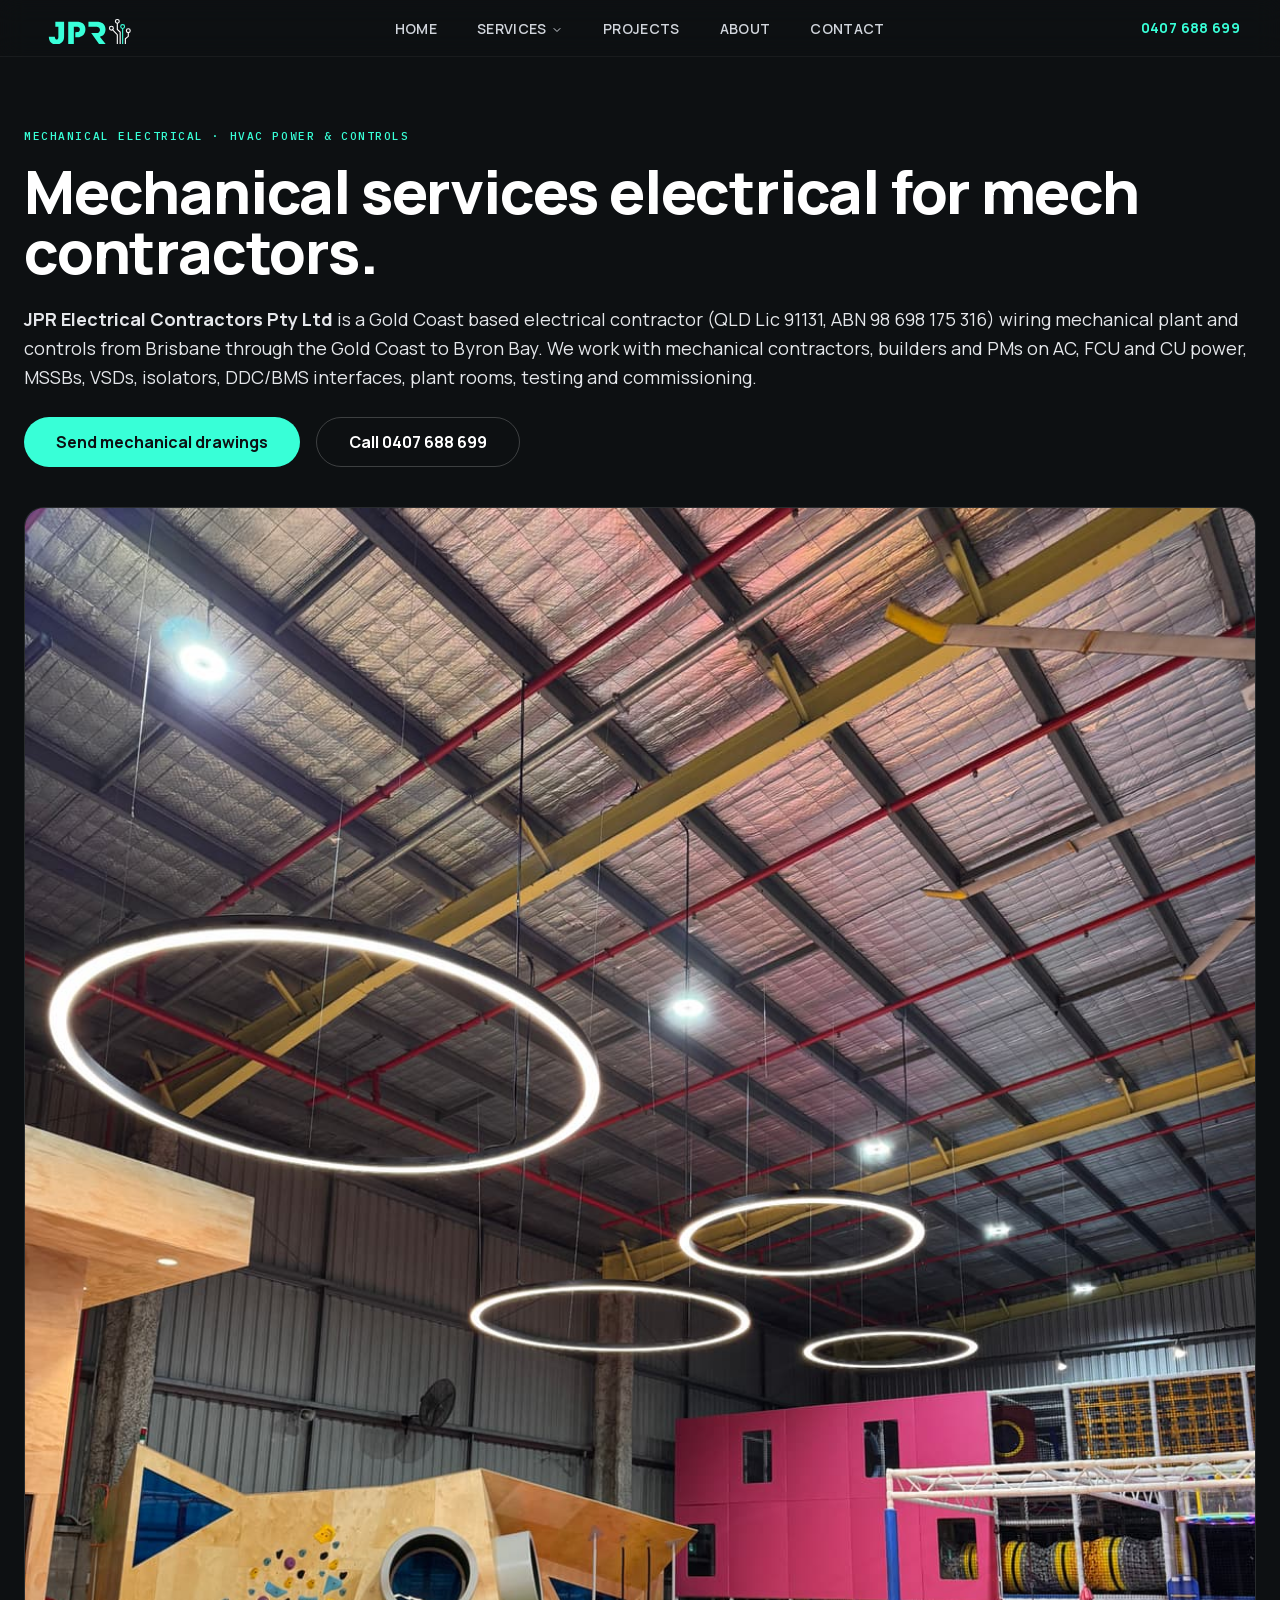
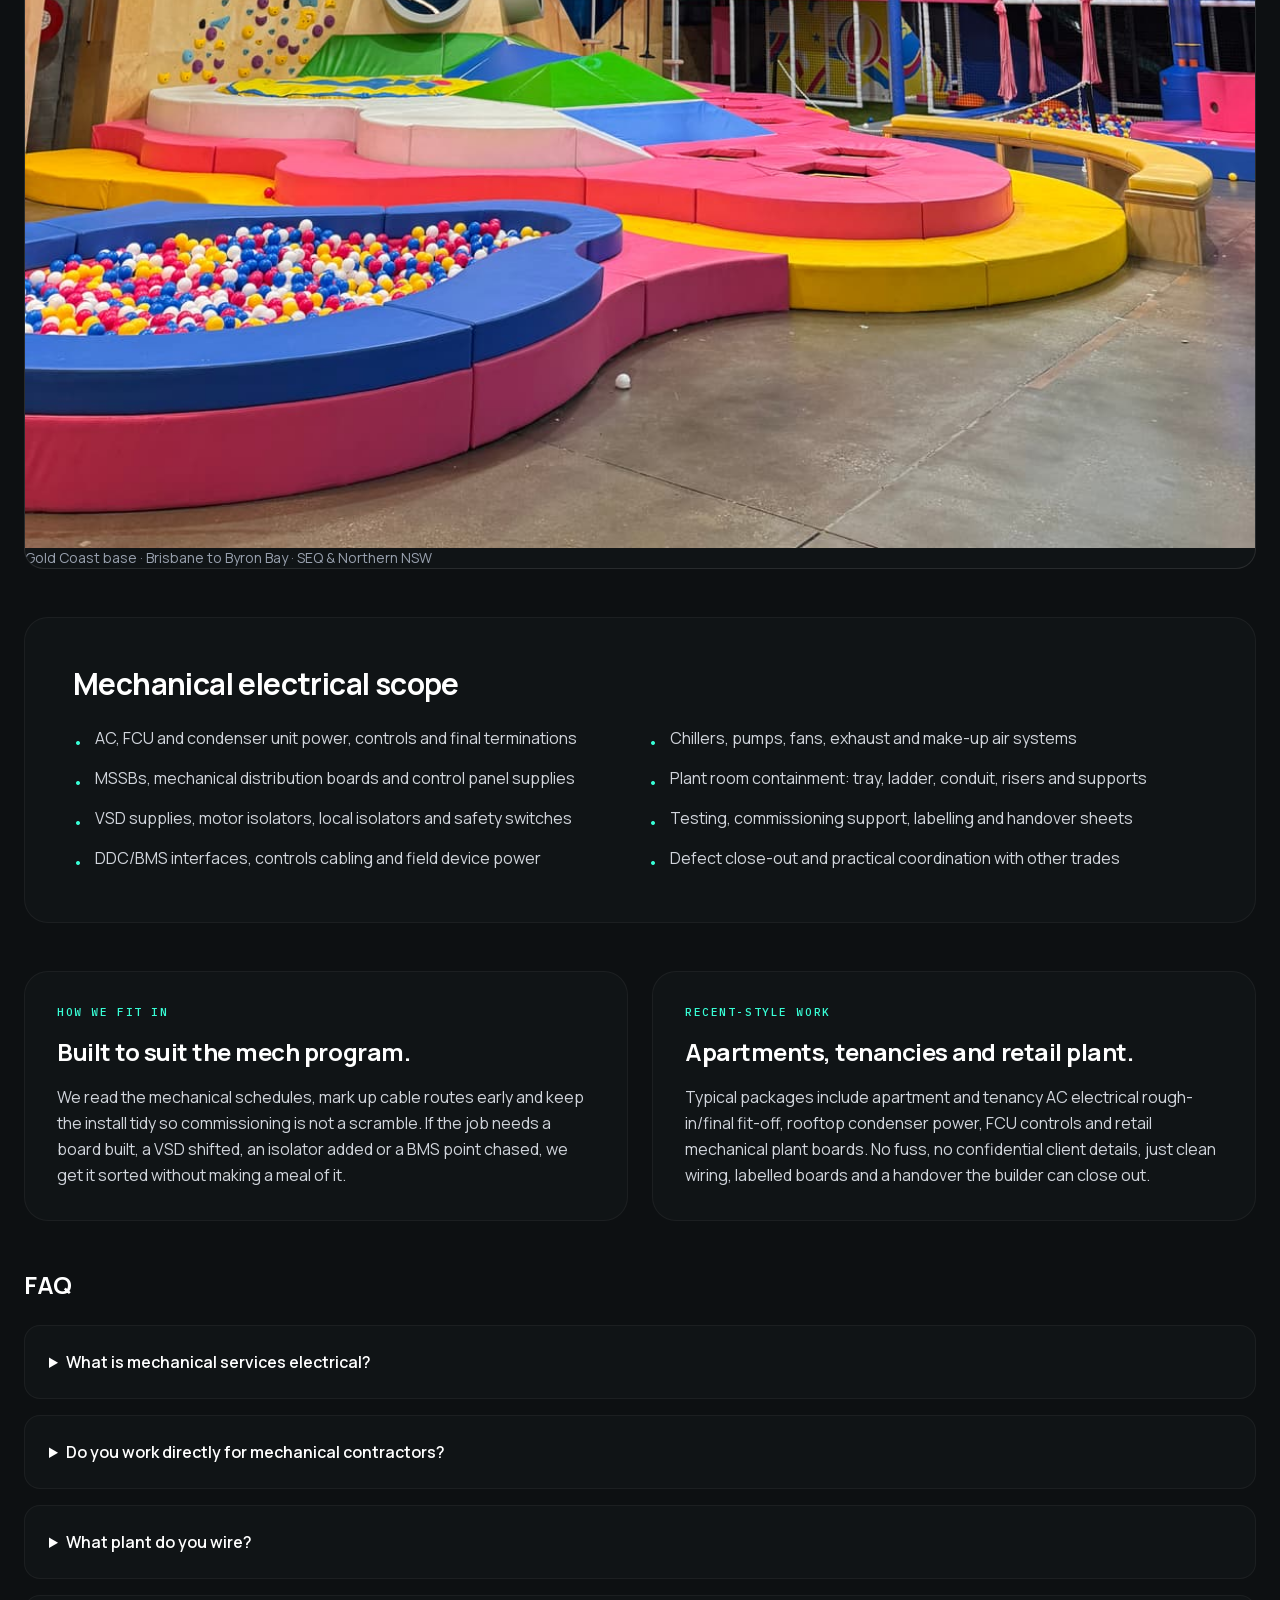
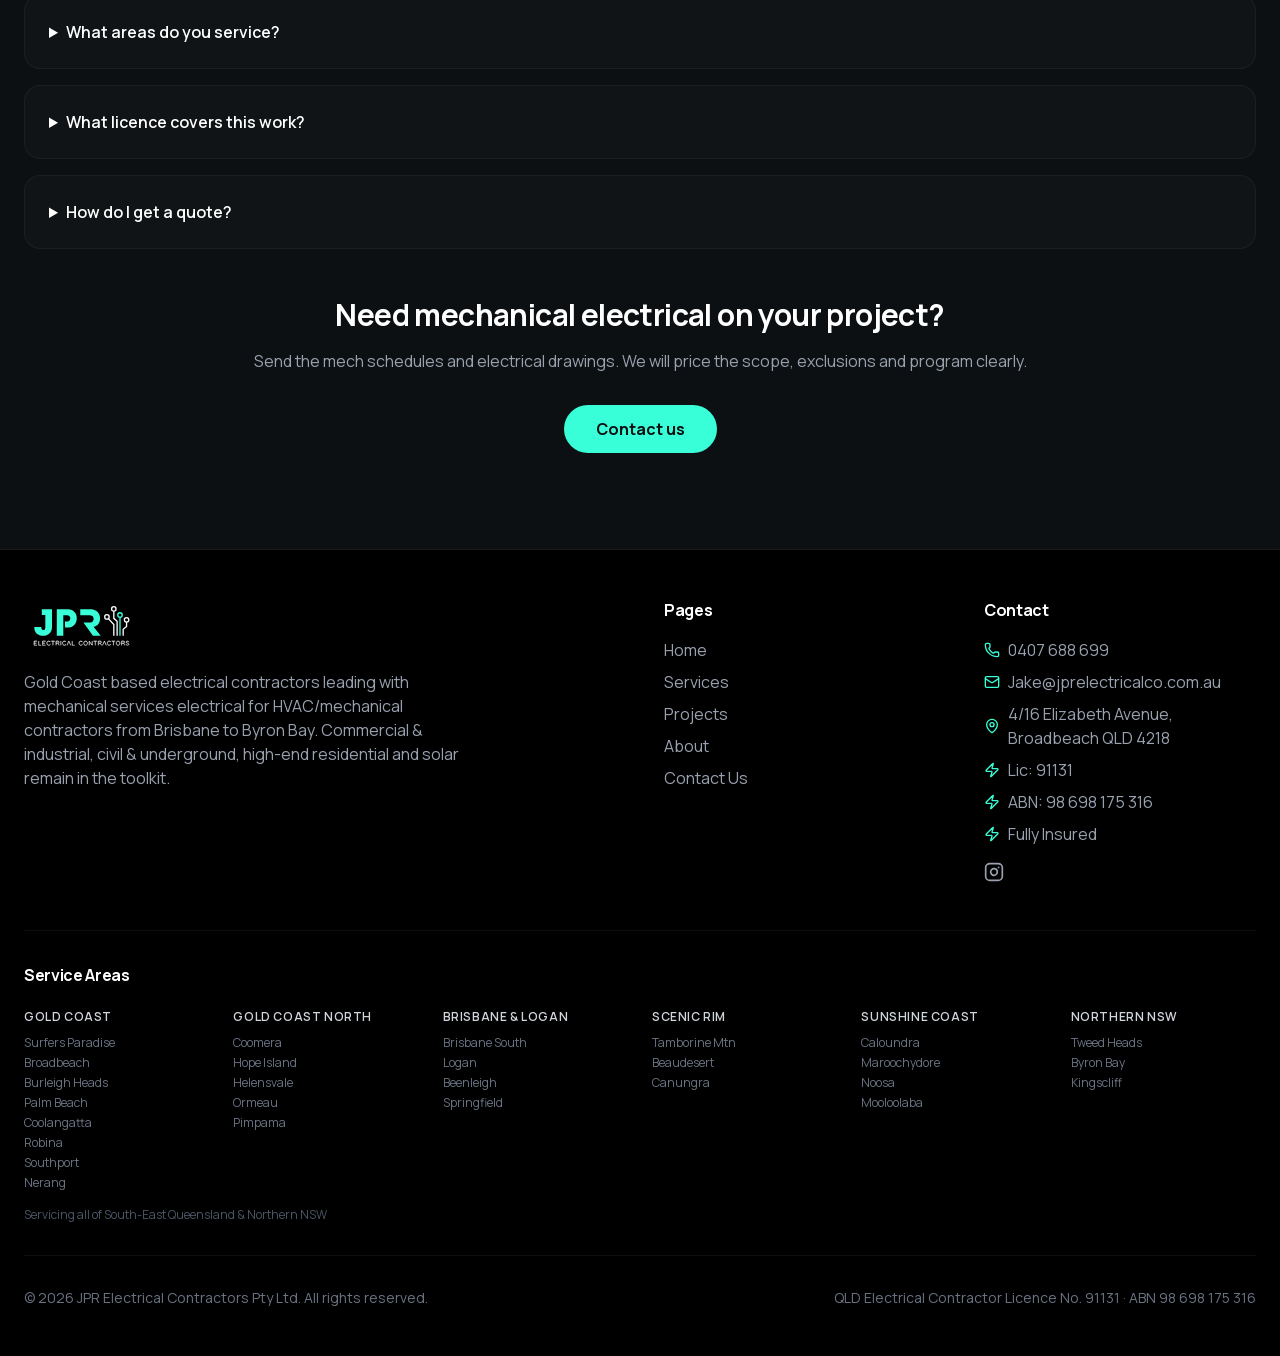
<file: services/mechanical-electrical/index.html>
<!DOCTYPE html><html lang="en" class="manrope_9aefac85-module__Jg6FdG__variable ibm_plex_mono_28411002-module__cjC0Ca__variable"><head><meta charSet="utf-8"/><meta name="viewport" content="width=device-width, initial-scale=1"/><link rel="preload" href="/_next/static/media/99e609270109b47d-s.p.40sczeszzbjw1.woff2" as="font" crossorigin="" type="font/woff2"/><link rel="preload" href="/_next/static/media/a343f882a40d2cc9-s.p.1sj6eobyi31rd.woff2" as="font" crossorigin="" type="font/woff2"/><link rel="preload" href="/_next/static/media/effe91970fc4db64-s.p.0oace-s_gkfks.woff2" as="font" crossorigin="" type="font/woff2"/><link rel="preload" as="image" href="/images/jpr-logo.svg"/><link rel="stylesheet" href="/_next/static/chunks/3htl6lur6gde-.css" data-precedence="next"/><link rel="stylesheet" href="/_next/static/chunks/00we42fhna6il.css" data-precedence="next"/><link rel="preload" as="script" fetchPriority="low" href="/_next/static/chunks/0m0fzg31ety-o.js"/><script src="/_next/static/chunks/2ltu6slv52lqs.js" async=""></script><script src="/_next/static/chunks/2karxon71vs44.js" async=""></script><script src="/_next/static/chunks/39-39lz33ekq-.js" async=""></script><script src="/_next/static/chunks/turbopack-2h8odx8mivj-o.js" async=""></script><script src="/_next/static/chunks/1jrmgno87otpe.js" async=""></script><script src="/_next/static/chunks/2igjfnxvl0mip.js" async=""></script><script src="/_next/static/chunks/056mrzo64pegv.js" async=""></script><script src="/_next/static/chunks/02-u0i-9hi4c5.js" async=""></script><script src="/_next/static/chunks/1y1g59rvg6p1s.js" async=""></script><script src="/_next/static/chunks/3s0t4gjpeseft.js" async=""></script><meta name="next-size-adjust" content=""/><title>Mechanical Services Electrical | JPR Electrical Contractors Pty Ltd</title><meta name="description" content="Mechanical services electrical by JPR Electrical Contractors Pty Ltd — AC/FCU/CU power, controls, MSSBs, VSDs, isolators, DDC/BMS interfaces, plant rooms, testing and commissioning from Brisbane to Byron Bay. QLD Lic 91131."/><meta name="robots" content="index, follow"/><meta name="theme-color" content="#0E1214"/><link rel="canonical" href="https://jprelectricalco.com.au/services/mechanical-electrical/"/><meta property="og:title" content="JPR Electrical | Mechanical Electrical Contractors — Gold Coast, Brisbane &amp; Byron Bay"/><meta property="og:description" content="Mechanical services electrical for HVAC contractors from Brisbane to Byron Bay — AC/FCU/CU power, controls, MSSBs, VSDs and commissioning. QLD Lic. 91131."/><meta property="og:image" content="https://jprelectricalco.com.au/opengraph.jpg"/><meta property="og:type" content="website"/><meta name="twitter:card" content="summary_large_image"/><meta name="twitter:title" content="JPR Electrical | Mechanical Electrical Contractors — Gold Coast, Brisbane &amp; Byron Bay"/><meta name="twitter:description" content="Mechanical services electrical for HVAC contractors from Brisbane to Byron Bay — AC/FCU/CU power, controls, MSSBs, VSDs and commissioning. QLD Lic. 91131."/><meta name="twitter:image" content="https://jprelectricalco.com.au/opengraph.jpg"/><link rel="icon" href="/favicon.ico"/><link rel="icon" href="/favicon-32x32.png" sizes="32x32" type="image/png"/><link rel="icon" href="/favicon-16x16.png" sizes="16x16" type="image/png"/><link rel="apple-touch-icon" href="/apple-touch-icon.png"/><script type="application/ld+json">{"@context":"https://schema.org","@type":["Electrician","LocalBusiness"],"name":"JPR Electrical Contractors Pty Ltd","description":"Gold Coast based licensed electrical contractors leading with mechanical services electrical for HVAC and mechanical contractors from Brisbane through the Gold Coast to Byron Bay, with commercial, civil, high-end residential and solar capability behind it.","url":"https://jprelectricalco.com.au","telephone":"+61407688699","email":"jake@jprelectricalco.com.au","address":{"@type":"PostalAddress","streetAddress":"4/16 Elizabeth Avenue","addressLocality":"Broadbeach","addressRegion":"QLD","postalCode":"4218","addressCountry":"AU"},"geo":{"@type":"GeoCoordinates","latitude":"-28.0167","longitude":"153.4000"},"areaServed":[{"@type":"City","name":"Gold Coast"},{"@type":"City","name":"Brisbane"},{"@type":"City","name":"Logan"},{"@type":"City","name":"Ipswich"},{"@type":"City","name":"Sunshine Coast"},{"@type":"City","name":"Scenic Rim"},{"@type":"City","name":"Tweed Heads"},{"@type":"City","name":"Byron Bay"}],"openingHoursSpecification":[{"@type":"OpeningHoursSpecification","dayOfWeek":["Monday","Tuesday","Wednesday","Thursday","Friday"],"opens":"07:30","closes":"17:00"},{"@type":"OpeningHoursSpecification","dayOfWeek":["Saturday"],"opens":"07:30","closes":"12:00"}],"hasOfferCatalog":{"@type":"OfferCatalog","name":"Electrical Services","itemListElement":[{"@type":"Offer","itemOffered":{"@type":"Service","name":"Mechanical Services Electrical"}},{"@type":"Offer","itemOffered":{"@type":"Service","name":"Commercial & Industrial Electrical"}},{"@type":"Offer","itemOffered":{"@type":"Service","name":"Civil & Underground Electrical Infrastructure"}},{"@type":"Offer","itemOffered":{"@type":"Service","name":"High-End Residential Electrical"}},{"@type":"Offer","itemOffered":{"@type":"Service","name":"Solar & Battery Storage"}}]},"priceRange":"$$","image":"https://jprelectricalco.com.au/opengraph.jpg","sameAs":["https://www.instagram.com/jpr_electrical_contractors","https://www.linkedin.com/in/jake-rice-801a6215b"],"identifier":"91131"}</script><script src="/_next/static/chunks/0cz1d0mv5g_q7.js" noModule=""></script></head><body class="font-sans antialiased bg-background text-foreground"><div hidden=""><!--$--><!--/$--></div><nav class="fixed top-0 left-0 right-0 z-50 transition-all duration-300 border-b border-white/5 backdrop-blur-md bg-transparent py-3"><div class="container mx-auto px-6 lg:px-10 flex items-center justify-between"><a class="block shrink-0 mr-8" href="/"><div class="h-8 overflow-hidden"><img src="/images/jpr-logo.svg" alt="JPR Electrical Contractors Pty Ltd" class="h-[150%] w-auto" style="object-fit:cover;object-position:left top"/></div></a><div class="hidden md:flex items-center justify-center flex-1"><nav aria-label="Main" data-orientation="horizontal" dir="ltr" class="relative z-10 flex max-w-max flex-1 items-center justify-center"><div style="position:relative"><ul data-orientation="horizontal" class="group flex flex-1 list-none items-center justify-center gap-10 space-x-0" dir="ltr"><li><a class="text-sm font-semibold tracking-wide uppercase whitespace-nowrap transition-colors text-gray-300 hover:text-primary" data-testid="link-nav-home" data-radix-collection-item="" href="/">Home</a></li><li><button id="radix-_R_idb_-trigger-radix-_R_16idb_" data-state="closed" aria-expanded="false" aria-controls="radix-_R_idb_-content-radix-_R_16idb_" class="group inline-flex w-max items-center justify-center focus:text-accent-foreground focus:outline-none disabled:pointer-events-none disabled:opacity-50 group text-sm font-semibold tracking-wide uppercase whitespace-nowrap transition-colors h-auto p-0 bg-transparent hover:bg-transparent focus:bg-transparent data-[state=open]:bg-transparent data-[state=open]:hover:bg-transparent data-[state=open]:focus:bg-transparent rounded-none text-gray-300 hover:text-primary data-[state=open]:text-primary" data-testid="button-nav-services" data-radix-collection-item="">Services<!-- --> <svg xmlns="http://www.w3.org/2000/svg" width="24" height="24" viewBox="0 0 24 24" fill="none" stroke="currentColor" stroke-width="2" stroke-linecap="round" stroke-linejoin="round" class="lucide lucide-chevron-down relative top-[1px] ml-1 h-3 w-3 transition duration-300 group-data-[state=open]:rotate-180" aria-hidden="true"><path d="m6 9 6 6 6-6"></path></svg></button></li><li><a class="text-sm font-semibold tracking-wide uppercase whitespace-nowrap transition-colors text-gray-300 hover:text-primary" data-testid="link-nav-projects" data-radix-collection-item="" href="/projects/">Projects</a></li><li><a class="text-sm font-semibold tracking-wide uppercase whitespace-nowrap transition-colors text-gray-300 hover:text-primary" data-testid="link-nav-about" data-radix-collection-item="" href="/about/">About</a></li><li><a class="text-sm font-semibold tracking-wide uppercase whitespace-nowrap transition-colors text-gray-300 hover:text-primary" data-testid="link-nav-contact" data-radix-collection-item="" href="/contact/">Contact</a></li></ul></div><div class="absolute left-0 top-full flex justify-center"></div></nav></div><div class="hidden md:flex items-center shrink-0 ml-8"><a href="tel:0407688699" class="text-primary font-bold text-sm tracking-wide hover:text-primary/80 transition-colors" data-testid="link-nav-phone">0407 688 699</a></div><button class="md:hidden text-white" data-testid="button-mobile-menu"><svg xmlns="http://www.w3.org/2000/svg" width="24" height="24" viewBox="0 0 24 24" fill="none" stroke="currentColor" stroke-width="2" stroke-linecap="round" stroke-linejoin="round" class="lucide lucide-menu" aria-hidden="true"><path d="M4 5h16"></path><path d="M4 12h16"></path><path d="M4 19h16"></path></svg></button></div></nav><div class="min-h-screen bg-background text-foreground overflow-x-hidden font-sans">
<section class="pt-32 pb-12"><div class="container px-6 max-w-5xl"><div class="grid lg:grid-cols-[1.1fr_0.9fr] gap-10 items-center"><div><div class="label-mono text-primary mb-4">Mechanical Electrical · HVAC Power &amp; Controls</div><h1 class="text-4xl md:text-6xl font-display font-extrabold text-white mb-6">Mechanical services electrical for mech contractors.</h1><p class="text-base md:text-lg text-gray-200 leading-relaxed mb-6" data-testid="text-bluf"><strong>JPR Electrical Contractors Pty Ltd</strong> is a Gold Coast based electrical contractor (QLD Lic 91131, ABN 98 698 175 316) wiring mechanical plant and controls from Brisbane through the Gold Coast to Byron Bay. We work with mechanical contractors, builders and PMs on AC, FCU and CU power, MSSBs, VSDs, isolators, DDC/BMS interfaces, plant rooms, testing and commissioning.</p><div class="flex flex-col sm:flex-row gap-4"><a href="/contact/" class="inline-flex items-center justify-center gap-2 bg-primary text-primary-foreground font-bold px-8 py-3 rounded-full hover:bg-primary/90 transition-colors" data-testid="link-mech-elec-contact">Send mechanical drawings</a><a href="tel:0407688699" class="inline-flex items-center justify-center gap-2 border border-white/20 text-white font-bold px-8 py-3 rounded-full hover:bg-white/10 transition-colors" data-testid="link-mech-elec-call">Call 0407 688 699</a></div></div><div class="rounded-[20px] overflow-hidden border border-white/10 bg-card/50"><img src="/images/services-commercial.jpg" alt="Mechanical services electrical switchboards, controls and plant room wiring by JPR Electrical Contractors" class="w-full h-72 lg:h-[420px] object-cover" loading="eager"/><div class="p-5 text-sm text-gray-400">Gold Coast base · Brisbane to Byron Bay · SEQ &amp; Northern NSW</div></div></div></div></section>
<section class="pb-12"><div class="container px-6 max-w-5xl"><div class="bg-card/50 border border-white/5 rounded-3xl p-8 md:p-12"><h2 class="text-2xl md:text-3xl font-display font-bold text-white mb-6">Mechanical electrical scope</h2><div class="grid md:grid-cols-2 gap-4"><ul class="space-y-3 text-gray-300"><li class="flex items-start gap-3"><span class="text-primary mt-1">•</span><span>AC, FCU and condenser unit power, controls and final terminations</span></li><li class="flex items-start gap-3"><span class="text-primary mt-1">•</span><span>MSSBs, mechanical distribution boards and control panel supplies</span></li><li class="flex items-start gap-3"><span class="text-primary mt-1">•</span><span>VSD supplies, motor isolators, local isolators and safety switches</span></li><li class="flex items-start gap-3"><span class="text-primary mt-1">•</span><span>DDC/BMS interfaces, controls cabling and field device power</span></li></ul><ul class="space-y-3 text-gray-300"><li class="flex items-start gap-3"><span class="text-primary mt-1">•</span><span>Chillers, pumps, fans, exhaust and make-up air systems</span></li><li class="flex items-start gap-3"><span class="text-primary mt-1">•</span><span>Plant room containment: tray, ladder, conduit, risers and supports</span></li><li class="flex items-start gap-3"><span class="text-primary mt-1">•</span><span>Testing, commissioning support, labelling and handover sheets</span></li><li class="flex items-start gap-3"><span class="text-primary mt-1">•</span><span>Defect close-out and practical coordination with other trades</span></li></ul></div></div></div></section>
<section class="pb-12"><div class="container px-6 max-w-5xl"><div class="grid md:grid-cols-2 gap-6"><div class="bg-card/50 border border-white/5 rounded-3xl p-8"><div class="label-mono text-primary mb-4">How we fit in</div><h2 class="text-2xl font-display font-bold text-white mb-4">Built to suit the mech program.</h2><p class="text-gray-300 leading-relaxed">We read the mechanical schedules, mark up cable routes early and keep the install tidy so commissioning is not a scramble. If the job needs a board built, a VSD shifted, an isolator added or a BMS point chased, we get it sorted without making a meal of it.</p></div><div class="bg-card/50 border border-white/5 rounded-3xl p-8"><div class="label-mono text-primary mb-4">Recent-style work</div><h2 class="text-2xl font-display font-bold text-white mb-4">Apartments, tenancies and retail plant.</h2><p class="text-gray-300 leading-relaxed">Typical packages include apartment and tenancy AC electrical rough-in/final fit-off, rooftop condenser power, FCU controls and retail mechanical plant boards. No fuss, no confidential client details, just clean wiring, labelled boards and a handover the builder can close out.</p></div></div></div></section>
<section class="pb-12"><div class="container px-6 max-w-5xl"><h2 class="text-2xl font-display font-bold text-white mb-6">FAQ</h2><div class="space-y-4">
<details class="bg-card/50 border border-white/5 rounded-2xl p-6 group"><summary class="font-semibold text-white cursor-pointer">What is mechanical services electrical?</summary><p class="text-gray-400 mt-4 leading-relaxed">The electrical side of HVAC and building services: MSSBs, power to AC plant, VSDs, isolators, controls cabling, BMS/DDC interfaces, containment, testing and commissioning support.</p></details>
<details class="bg-card/50 border border-white/5 rounded-2xl p-6 group"><summary class="font-semibold text-white cursor-pointer">Do you work directly for mechanical contractors?</summary><p class="text-gray-400 mt-4 leading-relaxed">Yes. We regularly work under mechanical contractors and coordinate with builders, shopfitters and controls/BMS techs so the mechanical program keeps moving.</p></details>
<details class="bg-card/50 border border-white/5 rounded-2xl p-6 group"><summary class="font-semibold text-white cursor-pointer">What plant do you wire?</summary><p class="text-gray-400 mt-4 leading-relaxed">Split systems, FCUs, CUs, AHUs, chillers, pumps, fans, exhaust systems, make-up air, VSD-driven motors and associated mechanical switchboards or control panels.</p></details>
<details class="bg-card/50 border border-white/5 rounded-2xl p-6 group"><summary class="font-semibold text-white cursor-pointer">What areas do you service?</summary><p class="text-gray-400 mt-4 leading-relaxed">Gold Coast based, with mechanical electrical work across South-East Queensland and Northern NSW — Brisbane, Logan, the Gold Coast, Tweed and down to Byron Bay.</p></details>
<details class="bg-card/50 border border-white/5 rounded-2xl p-6 group"><summary class="font-semibold text-white cursor-pointer">What licence covers this work?</summary><p class="text-gray-400 mt-4 leading-relaxed">JPR Electrical Contractors Pty Ltd holds QLD Electrical Contractor Licence 91131 and ABN 98 698 175 316. Work is installed and tested to AS/NZS 3000.</p></details>
<details class="bg-card/50 border border-white/5 rounded-2xl p-6 group"><summary class="font-semibold text-white cursor-pointer">How do I get a quote?</summary><p class="text-gray-400 mt-4 leading-relaxed">Send mechanical and electrical drawings to <a href="mailto:jake@jprelectricalco.com.au" class="text-primary hover:underline">jake@jprelectricalco.com.au</a> or call <a href="tel:0407688699" class="text-primary hover:underline">0407 688 699</a>.</p></details>
</div></div></section>
<section class="pb-24"><div class="container px-6 max-w-5xl text-center"><h2 class="text-2xl md:text-3xl font-display font-bold text-white mb-4">Need mechanical electrical on your project?</h2><p class="text-gray-400 mb-8">Send the mech schedules and electrical drawings. We will price the scope, exclusions and program clearly.</p><a href="/contact/" class="inline-flex items-center justify-center gap-2 bg-primary text-primary-foreground font-bold px-8 py-3 rounded-full hover:bg-primary/90 transition-colors" data-testid="link-mech-elec-bottom-contact">Contact us</a></div></section></div><!--$--><!--/$--><footer class="bg-black py-12 border-t border-white/10"><div class="container mx-auto px-6"><div class="grid md:grid-cols-4 gap-12 mb-12"><div class="col-span-1 md:col-span-2"><a class="block mb-4" href="/"><div class="h-14 "><img src="/images/jpr-logo.svg" alt="JPR Electrical Contractors Pty Ltd" class="h-full w-auto"/></div></a><p class="text-gray-400 max-w-md">Gold Coast based electrical contractors leading with mechanical services electrical for HVAC/mechanical contractors from Brisbane to Byron Bay. Commercial &amp; industrial, civil &amp; underground, high-end residential and solar remain in the toolkit.</p></div><div><h3 class="text-white font-bold mb-4">Pages</h3><ul class="space-y-2 text-gray-400"><li><a class="hover:text-primary transition-colors" data-testid="link-footer-home" href="/">Home</a></li><li><a class="hover:text-primary transition-colors" data-testid="link-footer-services" href="/services/">Services</a></li><li><a class="hover:text-primary transition-colors" data-testid="link-footer-projects" href="/projects/">Projects</a></li><li><a class="hover:text-primary transition-colors" data-testid="link-footer-about" href="/about/">About</a></li><li><a class="hover:text-primary transition-colors" data-testid="link-footer-contact" href="/contact/">Contact Us</a></li></ul></div><div><h3 class="text-white font-bold mb-4">Contact</h3><ul class="space-y-2 text-gray-400"><li class="flex items-center gap-2"><svg xmlns="http://www.w3.org/2000/svg" width="24" height="24" viewBox="0 0 24 24" fill="none" stroke="currentColor" stroke-width="2" stroke-linecap="round" stroke-linejoin="round" class="lucide lucide-phone w-4 h-4 text-primary shrink-0" aria-hidden="true"><path d="M13.832 16.568a1 1 0 0 0 1.213-.303l.355-.465A2 2 0 0 1 17 15h3a2 2 0 0 1 2 2v3a2 2 0 0 1-2 2A18 18 0 0 1 2 4a2 2 0 0 1 2-2h3a2 2 0 0 1 2 2v3a2 2 0 0 1-.8 1.6l-.468.351a1 1 0 0 0-.292 1.233 14 14 0 0 0 6.392 6.384"></path></svg><a href="tel:0407688699" class="hover:text-primary transition-colors" data-testid="link-footer-phone">0407 688 699</a></li><li class="flex items-center gap-2"><svg xmlns="http://www.w3.org/2000/svg" width="24" height="24" viewBox="0 0 24 24" fill="none" stroke="currentColor" stroke-width="2" stroke-linecap="round" stroke-linejoin="round" class="lucide lucide-mail w-4 h-4 text-primary shrink-0" aria-hidden="true"><path d="m22 7-8.991 5.727a2 2 0 0 1-2.009 0L2 7"></path><rect x="2" y="4" width="20" height="16" rx="2"></rect></svg><a href="mailto:Jake@jprelectricalco.com.au" class="hover:text-primary transition-colors" data-testid="link-footer-email">Jake@jprelectricalco.com.au</a></li><li class="flex items-center gap-2"><svg xmlns="http://www.w3.org/2000/svg" width="24" height="24" viewBox="0 0 24 24" fill="none" stroke="currentColor" stroke-width="2" stroke-linecap="round" stroke-linejoin="round" class="lucide lucide-map-pin w-4 h-4 text-primary shrink-0" aria-hidden="true"><path d="M20 10c0 4.993-5.539 10.193-7.399 11.799a1 1 0 0 1-1.202 0C9.539 20.193 4 14.993 4 10a8 8 0 0 1 16 0"></path><circle cx="12" cy="10" r="3"></circle></svg>4/16 Elizabeth Avenue, Broadbeach QLD 4218</li><li class="flex items-center gap-2"><svg xmlns="http://www.w3.org/2000/svg" width="24" height="24" viewBox="0 0 24 24" fill="none" stroke="currentColor" stroke-width="2" stroke-linecap="round" stroke-linejoin="round" class="lucide lucide-zap w-4 h-4 text-primary shrink-0" aria-hidden="true"><path d="M4 14a1 1 0 0 1-.78-1.63l9.9-10.2a.5.5 0 0 1 .86.46l-1.92 6.02A1 1 0 0 0 13 10h7a1 1 0 0 1 .78 1.63l-9.9 10.2a.5.5 0 0 1-.86-.46l1.92-6.02A1 1 0 0 0 11 14z"></path></svg>Lic: 91131</li><li class="flex items-center gap-2"><svg xmlns="http://www.w3.org/2000/svg" width="24" height="24" viewBox="0 0 24 24" fill="none" stroke="currentColor" stroke-width="2" stroke-linecap="round" stroke-linejoin="round" class="lucide lucide-zap w-4 h-4 text-primary shrink-0" aria-hidden="true"><path d="M4 14a1 1 0 0 1-.78-1.63l9.9-10.2a.5.5 0 0 1 .86.46l-1.92 6.02A1 1 0 0 0 13 10h7a1 1 0 0 1 .78 1.63l-9.9 10.2a.5.5 0 0 1-.86-.46l1.92-6.02A1 1 0 0 0 11 14z"></path></svg>ABN: 98 698 175 316</li><li class="flex items-center gap-2"><svg xmlns="http://www.w3.org/2000/svg" width="24" height="24" viewBox="0 0 24 24" fill="none" stroke="currentColor" stroke-width="2" stroke-linecap="round" stroke-linejoin="round" class="lucide lucide-zap w-4 h-4 text-primary shrink-0" aria-hidden="true"><path d="M4 14a1 1 0 0 1-.78-1.63l9.9-10.2a.5.5 0 0 1 .86.46l-1.92 6.02A1 1 0 0 0 13 10h7a1 1 0 0 1 .78 1.63l-9.9 10.2a.5.5 0 0 1-.86-.46l1.92-6.02A1 1 0 0 0 11 14z"></path></svg>Fully Insured</li><li class="flex gap-4 mt-4"><a href="https://www.instagram.com/jpr_electrical_contractors" target="_blank" rel="noopener noreferrer" class="text-gray-400 hover:text-white transition-colors" data-testid="link-footer-instagram"><svg xmlns="http://www.w3.org/2000/svg" width="24" height="24" viewBox="0 0 24 24" fill="none" stroke="currentColor" stroke-width="2" stroke-linecap="round" stroke-linejoin="round" class="lucide lucide-instagram w-5 h-5" aria-hidden="true"><rect width="20" height="20" x="2" y="2" rx="5" ry="5"></rect><path d="M16 11.37A4 4 0 1 1 12.63 8 4 4 0 0 1 16 11.37z"></path><line x1="17.5" x2="17.51" y1="6.5" y2="6.5"></line></svg></a></li></ul></div></div><div class="border-t border-white/5 pt-8 mb-8"><h3 class="text-white font-bold mb-4">Service Areas</h3><div class="grid grid-cols-2 sm:grid-cols-3 md:grid-cols-6 gap-6"><div><span class="text-gray-300 text-xs font-semibold uppercase tracking-wider">Gold Coast</span><div class="mt-2 space-y-1"><span class="block text-gray-500 text-xs hover:text-primary transition-colors cursor-default" data-testid="text-service-area-surfers-paradise">Surfers Paradise</span><span class="block text-gray-500 text-xs hover:text-primary transition-colors cursor-default" data-testid="text-service-area-broadbeach">Broadbeach</span><span class="block text-gray-500 text-xs hover:text-primary transition-colors cursor-default" data-testid="text-service-area-burleigh-heads">Burleigh Heads</span><span class="block text-gray-500 text-xs hover:text-primary transition-colors cursor-default" data-testid="text-service-area-palm-beach">Palm Beach</span><span class="block text-gray-500 text-xs hover:text-primary transition-colors cursor-default" data-testid="text-service-area-coolangatta">Coolangatta</span><span class="block text-gray-500 text-xs hover:text-primary transition-colors cursor-default" data-testid="text-service-area-robina">Robina</span><span class="block text-gray-500 text-xs hover:text-primary transition-colors cursor-default" data-testid="text-service-area-southport">Southport</span><span class="block text-gray-500 text-xs hover:text-primary transition-colors cursor-default" data-testid="text-service-area-nerang">Nerang</span></div></div><div><span class="text-gray-300 text-xs font-semibold uppercase tracking-wider">Gold Coast North</span><div class="mt-2 space-y-1"><span class="block text-gray-500 text-xs hover:text-primary transition-colors cursor-default" data-testid="text-service-area-coomera">Coomera</span><span class="block text-gray-500 text-xs hover:text-primary transition-colors cursor-default" data-testid="text-service-area-hope-island">Hope Island</span><span class="block text-gray-500 text-xs hover:text-primary transition-colors cursor-default" data-testid="text-service-area-helensvale">Helensvale</span><span class="block text-gray-500 text-xs hover:text-primary transition-colors cursor-default" data-testid="text-service-area-ormeau">Ormeau</span><span class="block text-gray-500 text-xs hover:text-primary transition-colors cursor-default" data-testid="text-service-area-pimpama">Pimpama</span></div></div><div><span class="text-gray-300 text-xs font-semibold uppercase tracking-wider">Brisbane &amp; Logan</span><div class="mt-2 space-y-1"><span class="block text-gray-500 text-xs hover:text-primary transition-colors cursor-default" data-testid="text-service-area-brisbane-south">Brisbane South</span><span class="block text-gray-500 text-xs hover:text-primary transition-colors cursor-default" data-testid="text-service-area-logan">Logan</span><span class="block text-gray-500 text-xs hover:text-primary transition-colors cursor-default" data-testid="text-service-area-beenleigh">Beenleigh</span><span class="block text-gray-500 text-xs hover:text-primary transition-colors cursor-default" data-testid="text-service-area-springfield">Springfield</span></div></div><div><span class="text-gray-300 text-xs font-semibold uppercase tracking-wider">Scenic Rim</span><div class="mt-2 space-y-1"><span class="block text-gray-500 text-xs hover:text-primary transition-colors cursor-default" data-testid="text-service-area-tamborine-mtn">Tamborine Mtn</span><span class="block text-gray-500 text-xs hover:text-primary transition-colors cursor-default" data-testid="text-service-area-beaudesert">Beaudesert</span><span class="block text-gray-500 text-xs hover:text-primary transition-colors cursor-default" data-testid="text-service-area-canungra">Canungra</span></div></div><div><span class="text-gray-300 text-xs font-semibold uppercase tracking-wider">Sunshine Coast</span><div class="mt-2 space-y-1"><span class="block text-gray-500 text-xs hover:text-primary transition-colors cursor-default" data-testid="text-service-area-caloundra">Caloundra</span><span class="block text-gray-500 text-xs hover:text-primary transition-colors cursor-default" data-testid="text-service-area-maroochydore">Maroochydore</span><span class="block text-gray-500 text-xs hover:text-primary transition-colors cursor-default" data-testid="text-service-area-noosa">Noosa</span><span class="block text-gray-500 text-xs hover:text-primary transition-colors cursor-default" data-testid="text-service-area-mooloolaba">Mooloolaba</span></div></div><div><span class="text-gray-300 text-xs font-semibold uppercase tracking-wider">Northern NSW</span><div class="mt-2 space-y-1"><span class="block text-gray-500 text-xs hover:text-primary transition-colors cursor-default" data-testid="text-service-area-tweed-heads">Tweed Heads</span><span class="block text-gray-500 text-xs hover:text-primary transition-colors cursor-default" data-testid="text-service-area-byron-bay">Byron Bay</span><span class="block text-gray-500 text-xs hover:text-primary transition-colors cursor-default" data-testid="text-service-area-kingscliff">Kingscliff</span></div></div></div><p class="text-gray-600 text-xs mt-4">Servicing all of South-East Queensland &amp; Northern NSW</p></div><div class="border-t border-white/5 pt-8 flex flex-col md:flex-row justify-between items-center gap-4 text-sm text-gray-500"><p>© <!-- -->2026<!-- --> JPR Electrical Contractors Pty Ltd. All rights reserved.</p><p>QLD Electrical Contractor Licence No. 91131 · ABN 98 698 175 316</p></div></div></footer><a href="tel:0407688699" class="fixed bottom-6 right-6 z-50 flex items-center gap-2 bg-primary text-primary-foreground font-bold px-5 py-3 rounded-full shadow-[0_0_20px_rgba(57,255,217,0.5)] hover:bg-primary/90 transition-all hover:scale-105 md:hidden" data-testid="button-sticky-call"><svg xmlns="http://www.w3.org/2000/svg" class="w-5 h-5" viewBox="0 0 24 24" fill="none" stroke="currentColor" stroke-width="2" stroke-linecap="round" stroke-linejoin="round"><path d="M22 16.92v3a2 2 0 0 1-2.18 2 19.79 19.79 0 0 1-8.63-3.07A19.5 19.5 0 0 1 4.69 12 19.79 19.79 0 0 1 1.58 3.41 2 2 0 0 1 3.55 1h3a2 2 0 0 1 2 1.72c.127.96.361 1.903.7 2.81a2 2 0 0 1-.45 2.11L7.91 8.5a16 16 0 0 0 5.59 5.59l.91-.91a2 2 0 0 1 2.11-.45c.907.339 1.85.573 2.81.7A2 2 0 0 1 22 16.92z"></path></svg>Call Now</a><div role="region" aria-label="Notifications (F8)" tabindex="-1" style="pointer-events:none"><ol tabindex="-1" class="fixed top-0 z-[100] flex max-h-screen w-full flex-col-reverse p-4 sm:bottom-0 sm:right-0 sm:top-auto sm:flex-col md:max-w-[420px]"></ol></div><script src="/_next/static/chunks/0m0fzg31ety-o.js" id="_R_" async=""></script><script>(self.__next_f=self.__next_f||[]).push([0])</script><script>self.__next_f.push([1,"1:\"$Sreact.fragment\"\n3:I[58024,[\"/_next/static/chunks/1jrmgno87otpe.js\",\"/_next/static/chunks/2igjfnxvl0mip.js\",\"/_next/static/chunks/056mrzo64pegv.js\",\"/_next/static/chunks/02-u0i-9hi4c5.js\"],\"MotionProvider\"]\n4:I[49040,[\"/_next/static/chunks/1jrmgno87otpe.js\",\"/_next/static/chunks/2igjfnxvl0mip.js\",\"/_next/static/chunks/056mrzo64pegv.js\",\"/_next/static/chunks/02-u0i-9hi4c5.js\"],\"Navbar\"]\n5:I[12869,[\"/_next/static/chunks/1jrmgno87otpe.js\",\"/_next/static/chunks/2igjfnxvl0mip.js\",\"/_next/static/chunks/056mrzo64pegv.js\",\"/_next/static/chunks/02-u0i-9hi4c5.js\"],\"default\"]\n6:I[76634,[\"/_next/static/chunks/1jrmgno87otpe.js\",\"/_next/static/chunks/2igjfnxvl0mip.js\",\"/_next/static/chunks/056mrzo64pegv.js\",\"/_next/static/chunks/02-u0i-9hi4c5.js\"],\"default\"]\n7:I[16246,[\"/_next/static/chunks/1jrmgno87otpe.js\",\"/_next/static/chunks/2igjfnxvl0mip.js\",\"/_next/static/chunks/056mrzo64pegv.js\",\"/_next/static/chunks/02-u0i-9hi4c5.js\"],\"\"]\nf:I[76857,[\"/_next/static/chunks/1jrmgno87otpe.js\",\"/_next/static/chunks/2igjfnxvl0mip.js\",\"/_next/static/chunks/056mrzo64pegv.js\",\"/_next/static/chunks/02-u0i-9hi4c5.js\"],\"default\",1]\n:HL[\"/_next/static/chunks/3htl6lur6gde-.css\",\"style\"]\n:HL[\"/_next/static/chunks/00we42fhna6il.css\",\"style\"]\n:HL[\"/_next/static/media/99e609270109b47d-s.p.40sczeszzbjw1.woff2\",\"font\",{\"crossOrigin\":\"\",\"type\":\"font/woff2\"}]\n:HL[\"/_next/static/media/a343f882a40d2cc9-s.p.1sj6eobyi31rd.woff2\",\"font\",{\"crossOrigin\":\"\",\"type\":\"font/woff2\"}]\n:HL[\"/_next/static/media/effe91970fc4db64-s.p.0oace-s_gkfks.woff2\",\"font\",{\"crossOrigin\":\"\",\"type\":\"font/woff2\"}]\n2:T6c0,"])</script><script>self.__next_f.push([1,"{\"@context\":\"https://schema.org\",\"@type\":[\"Electrician\",\"LocalBusiness\"],\"name\":\"JPR Electrical Contractors Pty Ltd\",\"description\":\"Gold Coast based licensed electrical contractors leading with mechanical services electrical for HVAC and mechanical contractors from Brisbane through the Gold Coast to Byron Bay, with commercial, civil, high-end residential and solar capability behind it.\",\"url\":\"https://jprelectricalco.com.au\",\"telephone\":\"+61407688699\",\"email\":\"jake@jprelectricalco.com.au\",\"address\":{\"@type\":\"PostalAddress\",\"streetAddress\":\"4/16 Elizabeth Avenue\",\"addressLocality\":\"Broadbeach\",\"addressRegion\":\"QLD\",\"postalCode\":\"4218\",\"addressCountry\":\"AU\"},\"geo\":{\"@type\":\"GeoCoordinates\",\"latitude\":\"-28.0167\",\"longitude\":\"153.4000\"},\"areaServed\":[{\"@type\":\"City\",\"name\":\"Gold Coast\"},{\"@type\":\"City\",\"name\":\"Brisbane\"},{\"@type\":\"City\",\"name\":\"Logan\"},{\"@type\":\"City\",\"name\":\"Ipswich\"},{\"@type\":\"City\",\"name\":\"Sunshine Coast\"},{\"@type\":\"City\",\"name\":\"Scenic Rim\"},{\"@type\":\"City\",\"name\":\"Tweed Heads\"},{\"@type\":\"City\",\"name\":\"Byron Bay\"}],\"openingHoursSpecification\":{\"@type\":\"OpeningHoursSpecification\",\"dayOfWeek\":[\"Monday\",\"Tuesday\",\"Wednesday\",\"Thursday\",\"Friday\",\"Saturday\"],\"opens\":\"07:00\",\"closes\":\"17:00\"},\"hasOfferCatalog\":{\"@type\":\"OfferCatalog\",\"name\":\"Electrical Services\",\"itemListElement\":[{\"@type\":\"Offer\",\"itemOffered\":{\"@type\":\"Service\",\"name\":\"Mechanical Services Electrical\"}},{\"@type\":\"Offer\",\"itemOffered\":{\"@type\":\"Service\",\"name\":\"Commercial \u0026 Industrial Electrical\"}},{\"@type\":\"Offer\",\"itemOffered\":{\"@type\":\"Service\",\"name\":\"Civil \u0026 Underground Electrical Infrastructure\"}},{\"@type\":\"Offer\",\"itemOffered\":{\"@type\":\"Service\",\"name\":\"High-End Residential Electrical\"}},{\"@type\":\"Offer\",\"itemOffered\":{\"@type\":\"Service\",\"name\":\"Solar \u0026 Battery Storage\"}}]},\"priceRange\":\"$$\",\"image\":\"https://jprelectricalco.com.au/opengraph.jpg\",\"sameAs\":[\"https://www.instagram.com/jpr_electrical_contractors\",\"https://www.linkedin.com/in/jake-rice-801a6215b\"],\"identifier\":\"91131\"}"])</script><script>self.__next_f.push([1,"0:{\"P\":null,\"c\":[\"\",\"contact\",\"\"],\"q\":\"\",\"i\":false,\"f\":[[[\"\",{\"children\":[\"contact\",{\"children\":[\"__PAGE__\",{}]}]},\"$undefined\",\"$undefined\",16],[[\"$\",\"$1\",\"c\",{\"children\":[[[\"$\",\"link\",\"0\",{\"rel\":\"stylesheet\",\"href\":\"/_next/static/chunks/3htl6lur6gde-.css\",\"precedence\":\"next\",\"crossOrigin\":\"$undefined\",\"nonce\":\"$undefined\"}],[\"$\",\"link\",\"1\",{\"rel\":\"stylesheet\",\"href\":\"/_next/static/chunks/00we42fhna6il.css\",\"precedence\":\"next\",\"crossOrigin\":\"$undefined\",\"nonce\":\"$undefined\"}],[\"$\",\"script\",\"script-0\",{\"src\":\"/_next/static/chunks/1jrmgno87otpe.js\",\"async\":true,\"nonce\":\"$undefined\"}],[\"$\",\"script\",\"script-1\",{\"src\":\"/_next/static/chunks/2igjfnxvl0mip.js\",\"async\":true,\"nonce\":\"$undefined\"}],[\"$\",\"script\",\"script-2\",{\"src\":\"/_next/static/chunks/056mrzo64pegv.js\",\"async\":true,\"nonce\":\"$undefined\"}],[\"$\",\"script\",\"script-3\",{\"src\":\"/_next/static/chunks/02-u0i-9hi4c5.js\",\"async\":true,\"nonce\":\"$undefined\"}]],[\"$\",\"html\",null,{\"lang\":\"en\",\"className\":\"manrope_9aefac85-module__Jg6FdG__variable ibm_plex_mono_28411002-module__cjC0Ca__variable\",\"children\":[[\"$\",\"head\",null,{\"children\":[\"$\",\"script\",null,{\"type\":\"application/ld+json\",\"dangerouslySetInnerHTML\":{\"__html\":\"$2\"}}]}],[\"$\",\"body\",null,{\"className\":\"font-sans antialiased bg-background text-foreground\",\"children\":[\"$\",\"$L3\",null,{\"children\":[[\"$\",\"$L4\",null,{}],[\"$\",\"$L5\",null,{\"parallelRouterKey\":\"children\",\"error\":\"$undefined\",\"errorStyles\":\"$undefined\",\"errorScripts\":\"$undefined\",\"template\":[\"$\",\"$L6\",null,{}],\"templateStyles\":\"$undefined\",\"templateScripts\":\"$undefined\",\"notFound\":[[\"$\",\"div\",null,{\"className\":\"min-h-screen flex items-center justify-center bg-background\",\"children\":[\"$\",\"div\",null,{\"className\":\"text-center px-6\",\"children\":[[\"$\",\"h1\",null,{\"className\":\"text-6xl font-display font-extrabold text-primary mb-4\",\"children\":\"404\"}],[\"$\",\"h2\",null,{\"className\":\"text-2xl font-display font-bold text-white mb-4\",\"children\":\"Page Not Found\"}],[\"$\",\"p\",null,{\"className\":\"text-gray-400 mb-8\",\"children\":\"That page doesn't exist. Let's get you back on track.\"}],[\"$\",\"$L7\",null,{\"href\":\"/\",\"className\":\"inline-flex items-center gap-2 bg-primary text-primary-foreground font-bold px-6 py-3 rounded-full hover:bg-primary/90 transition-colors\",\"children\":\"Back to Home\"}]]}]}],[]],\"forbidden\":\"$undefined\",\"unauthorized\":\"$undefined\"}],\"$L8\",\"$L9\",\"$La\"]}]}]]}]]}],{\"children\":[\"$Lb\",{\"children\":[\"$Lc\",{},null,false,null]},null,false,\"$@d\"]},null,false,null],\"$Le\",false]],\"m\":\"$undefined\",\"G\":[\"$f\",[\"$L10\",\"$L11\"]],\"S\":true,\"h\":null,\"s\":\"$undefined\",\"l\":\"$undefined\",\"p\":\"$undefined\",\"d\":\"$undefined\",\"b\":\"_yiudvY6kYo18Xysl_Syz\"}\n"])</script><script>self.__next_f.push([1,"17:I[34735,[\"/_next/static/chunks/1jrmgno87otpe.js\",\"/_next/static/chunks/2igjfnxvl0mip.js\",\"/_next/static/chunks/056mrzo64pegv.js\",\"/_next/static/chunks/02-u0i-9hi4c5.js\"],\"Toaster\"]\n18:I[2737,[\"/_next/static/chunks/1jrmgno87otpe.js\",\"/_next/static/chunks/2igjfnxvl0mip.js\",\"/_next/static/chunks/056mrzo64pegv.js\",\"/_next/static/chunks/02-u0i-9hi4c5.js\"],\"ClientPageRoot\"]\n19:I[88140,[\"/_next/static/chunks/1jrmgno87otpe.js\",\"/_next/static/chunks/2igjfnxvl0mip.js\",\"/_next/static/chunks/056mrzo64pegv.js\",\"/_next/static/chunks/02-u0i-9hi4c5.js\",\"/_next/static/chunks/1y1g59rvg6p1s.js\",\"/_next/static/chunks/3s0t4gjpeseft.js\"],\"default\"]\n1c:I[23797,[\"/_next/static/chunks/1jrmgno87otpe.js\",\"/_next/static/chunks/2igjfnxvl0mip.js\",\"/_next/static/chunks/056mrzo64pegv.js\",\"/_next/static/chunks/02-u0i-9hi4c5.js\"],\"OutletBoundary\"]\n1d:\"$Sreact.suspense\"\n20:I[23797,[\"/_next/static/chunks/1jrmgno87otpe.js\",\"/_next/static/chunks/2igjfnxvl0mip.js\",\"/_next/static/chunks/056mrzo64pegv.js\",\"/_next/static/chunks/02-u0i-9hi4c5.js\"],\"ViewportBoundary\"]\n22:I[23797,[\"/_next/static/chunks/1jrmgno87otpe.js\",\"/_next/static/chunks/2igjfnxvl0mip.js\",\"/_next/static/chunks/056mrzo64pegv.js\",\"/_next/static/chunks/02-u0i-9hi4c5.js\"],\"MetadataBoundary\"]\n:HL[\"/images/jpr-logo.svg\",\"image\"]\n"])</script><script>self.__next_f.push([1,"8:[\"$\",\"footer\",null,{\"className\":\"bg-black py-12 border-t border-white/10\",\"children\":[\"$\",\"div\",null,{\"className\":\"container mx-auto px-6\",\"children\":[[\"$\",\"div\",null,{\"className\":\"grid md:grid-cols-4 gap-12 mb-12\",\"children\":[[\"$\",\"div\",null,{\"className\":\"col-span-1 md:col-span-2\",\"children\":[[\"$\",\"$L7\",null,{\"href\":\"/\",\"className\":\"block mb-4\",\"children\":[\"$\",\"div\",null,{\"className\":\"h-14 \",\"children\":[\"$\",\"img\",null,{\"src\":\"/images/jpr-logo.svg\",\"alt\":\"JPR Electrical Contractors Pty Ltd\",\"className\":\"h-full w-auto\",\"style\":\"$undefined\"}]}]}],[\"$\",\"p\",null,{\"className\":\"text-gray-400 max-w-md\",\"children\":\"Gold Coast based electrical contractors leading with mechanical services electrical for HVAC/mechanical contractors from Brisbane to Byron Bay. Commercial \u0026 industrial, civil \u0026 underground, high-end residential and solar remain in the toolkit.\"}]]}],[\"$\",\"div\",null,{\"children\":[[\"$\",\"h3\",null,{\"className\":\"text-white font-bold mb-4\",\"children\":\"Pages\"}],[\"$\",\"ul\",null,{\"className\":\"space-y-2 text-gray-400\",\"children\":[[\"$\",\"li\",null,{\"children\":[\"$\",\"$L7\",null,{\"href\":\"/\",\"className\":\"hover:text-primary transition-colors\",\"data-testid\":\"link-footer-home\",\"children\":\"Home\"}]}],[\"$\",\"li\",null,{\"children\":[\"$\",\"$L7\",null,{\"href\":\"/services\",\"className\":\"hover:text-primary transition-colors\",\"data-testid\":\"link-footer-services\",\"children\":\"Services\"}]}],[\"$\",\"li\",null,{\"children\":[\"$\",\"$L7\",null,{\"href\":\"/projects\",\"className\":\"hover:text-primary transition-colors\",\"data-testid\":\"link-footer-projects\",\"children\":\"Projects\"}]}],[\"$\",\"li\",null,{\"children\":[\"$\",\"$L7\",null,{\"href\":\"/contact\",\"className\":\"hover:text-primary transition-colors\",\"data-testid\":\"link-footer-contact\",\"children\":\"Contact Us\"}]}]]}]]}],[\"$\",\"div\",null,{\"children\":[[\"$\",\"h3\",null,{\"className\":\"text-white font-bold mb-4\",\"children\":\"Contact\"}],[\"$\",\"ul\",null,{\"className\":\"space-y-2 text-gray-400\",\"children\":[[\"$\",\"li\",null,{\"className\":\"flex items-center gap-2\",\"children\":[[\"$\",\"svg\",null,{\"ref\":\"$undefined\",\"xmlns\":\"http://www.w3.org/2000/svg\",\"width\":24,\"height\":24,\"viewBox\":\"0 0 24 24\",\"fill\":\"none\",\"stroke\":\"currentColor\",\"strokeWidth\":2,\"strokeLinecap\":\"round\",\"strokeLinejoin\":\"round\",\"className\":\"lucide lucide-phone w-4 h-4 text-primary shrink-0\",\"aria-hidden\":\"true\",\"children\":[[\"$\",\"path\",\"9njp5v\",{\"d\":\"M13.832 16.568a1 1 0 0 0 1.213-.303l.355-.465A2 2 0 0 1 17 15h3a2 2 0 0 1 2 2v3a2 2 0 0 1-2 2A18 18 0 0 1 2 4a2 2 0 0 1 2-2h3a2 2 0 0 1 2 2v3a2 2 0 0 1-.8 1.6l-.468.351a1 1 0 0 0-.292 1.233 14 14 0 0 0 6.392 6.384\"}],\"$undefined\"]}],[\"$\",\"a\",null,{\"href\":\"tel:0407688699\",\"className\":\"hover:text-primary transition-colors\",\"data-testid\":\"link-footer-phone\",\"children\":\"0407 688 699\"}]]}],[\"$\",\"li\",null,{\"className\":\"flex items-center gap-2\",\"children\":[[\"$\",\"svg\",null,{\"ref\":\"$undefined\",\"xmlns\":\"http://www.w3.org/2000/svg\",\"width\":24,\"height\":24,\"viewBox\":\"0 0 24 24\",\"fill\":\"none\",\"stroke\":\"currentColor\",\"strokeWidth\":2,\"strokeLinecap\":\"round\",\"strokeLinejoin\":\"round\",\"className\":\"lucide lucide-mail w-4 h-4 text-primary shrink-0\",\"aria-hidden\":\"true\",\"children\":[[\"$\",\"path\",\"132q7q\",{\"d\":\"m22 7-8.991 5.727a2 2 0 0 1-2.009 0L2 7\"}],[\"$\",\"rect\",\"izxlao\",{\"x\":\"2\",\"y\":\"4\",\"width\":\"20\",\"height\":\"16\",\"rx\":\"2\"}],\"$undefined\"]}],[\"$\",\"a\",null,{\"href\":\"mailto:Jake@jprelectricalco.com.au\",\"className\":\"hover:text-primary transition-colors\",\"data-testid\":\"link-footer-email\",\"children\":\"Jake@jprelectricalco.com.au\"}]]}],[\"$\",\"li\",null,{\"className\":\"flex items-center gap-2\",\"children\":[[\"$\",\"svg\",null,{\"ref\":\"$undefined\",\"xmlns\":\"http://www.w3.org/2000/svg\",\"width\":24,\"height\":24,\"viewBox\":\"0 0 24 24\",\"fill\":\"none\",\"stroke\":\"currentColor\",\"strokeWidth\":2,\"strokeLinecap\":\"round\",\"strokeLinejoin\":\"round\",\"className\":\"lucide lucide-map-pin w-4 h-4 text-primary shrink-0\",\"aria-hidden\":\"true\",\"children\":[[\"$\",\"path\",\"1r0f0z\",{\"d\":\"M20 10c0 4.993-5.539 10.193-7.399 11.799a1 1 0 0 1-1.202 0C9.539 20.193 4 14.993 4 10a8 8 0 0 1 16 0\"}],[\"$\",\"circle\",\"ilqhr7\",{\"cx\":\"12\",\"cy\":\"10\",\"r\":\"3\"}],\"$undefined\"]}],\"4/16 Elizabeth Avenue, Broadbeach QLD 4218\"]}],[\"$\",\"li\",null,{\"className\":\"flex items-center gap-2\",\"children\":[[\"$\",\"svg\",null,{\"ref\":\"$undefined\",\"xmlns\":\"http://www.w3.org/2000/svg\",\"width\":24,\"height\":24,\"viewBox\":\"0 0 24 24\",\"fill\":\"none\",\"stroke\":\"currentColor\",\"strokeWidth\":2,\"strokeLinecap\":\"round\",\"strokeLinejoin\":\"round\",\"className\":\"lucide lucide-zap w-4 h-4 text-primary shrink-0\",\"aria-hidden\":\"true\",\"children\":[[\"$\",\"path\",\"1xq2db\",{\"d\":\"M4 14a1 1 0 0 1-.78-1.63l9.9-10.2a.5.5 0 0 1 .86.46l-1.92 6.02A1 1 0 0 0 13 10h7a1 1 0 0 1 .78 1.63l-9.9 10.2a.5.5 0 0 1-.86-.46l1.92-6.02A1 1 0 0 0 11 14z\"}],\"$undefined\"]}],\"Lic: 91131\"]}],\"$L12\",\"$L13\",\"$L14\"]}]]}]]}],\"$L15\",\"$L16\"]}]}]\n"])</script><script>self.__next_f.push([1,"9:[\"$\",\"a\",null,{\"href\":\"tel:0407688699\",\"className\":\"fixed bottom-6 right-6 z-50 flex items-center gap-2 bg-primary text-primary-foreground font-bold px-5 py-3 rounded-full shadow-[0_0_20px_rgba(57,255,217,0.5)] hover:bg-primary/90 transition-all hover:scale-105 md:hidden\",\"data-testid\":\"button-sticky-call\",\"children\":[[\"$\",\"svg\",null,{\"xmlns\":\"http://www.w3.org/2000/svg\",\"className\":\"w-5 h-5\",\"viewBox\":\"0 0 24 24\",\"fill\":\"none\",\"stroke\":\"currentColor\",\"strokeWidth\":\"2\",\"strokeLinecap\":\"round\",\"strokeLinejoin\":\"round\",\"children\":[\"$\",\"path\",null,{\"d\":\"M22 16.92v3a2 2 0 0 1-2.18 2 19.79 19.79 0 0 1-8.63-3.07A19.5 19.5 0 0 1 4.69 12 19.79 19.79 0 0 1 1.58 3.41 2 2 0 0 1 3.55 1h3a2 2 0 0 1 2 1.72c.127.96.361 1.903.7 2.81a2 2 0 0 1-.45 2.11L7.91 8.5a16 16 0 0 0 5.59 5.59l.91-.91a2 2 0 0 1 2.11-.45c.907.339 1.85.573 2.81.7A2 2 0 0 1 22 16.92z\"}]}],\"Call Now\"]}]\na:[\"$\",\"$L17\",null,{}]\nb:[\"$\",\"$1\",\"c\",{\"children\":[null,[\"$\",\"$L5\",null,{\"parallelRouterKey\":\"children\",\"error\":\"$undefined\",\"errorStyles\":\"$undefined\",\"errorScripts\":\"$undefined\",\"template\":[\"$\",\"$L6\",null,{}],\"templateStyles\":\"$undefined\",\"templateScripts\":\"$undefined\",\"notFound\":\"$undefined\",\"forbidden\":\"$undefined\",\"unauthorized\":\"$undefined\"}]]}]\nc:[\"$\",\"$1\",\"c\",{\"children\":[[\"$\",\"$L18\",null,{\"Component\":\"$19\",\"serverProvidedParams\":{\"searchParams\":{},\"params\":{},\"promises\":[\"$@1a\",\"$@1b\"]}}],[[\"$\",\"script\",\"script-0\",{\"src\":\"/_next/static/chunks/1y1g59rvg6p1s.js\",\"async\":true,\"nonce\":\"$undefined\"}],[\"$\",\"script\",\"script-1\",{\"src\":\"/_next/static/chunks/3s0t4gjpeseft.js\",\"async\":true,\"nonce\":\"$undefined\"}]],[\"$\",\"$L1c\",null,{\"children\":[\"$\",\"$1d\",null,{\"name\":\"Next.MetadataOutlet\",\"children\":\"$@1e\"}]}]]}]\n1f:[]\nd:\"$W1f\"\ne:[\"$\",\"$1\",\"h\",{\"children\":[null,[\"$\",\"$L20\",null,{\"children\":\"$L21\"}],[\"$\",\"div\",null,{\"hidden\":true,\"children\":[\"$\",\"$L22\",null,{\"children\":[\"$\",\"$1d\",null,{\"name\":\"Next.Metadata\",\"children\":\"$L23\"}]}]}],[\"$\",\"meta\",null,{\"name\":\"next-size-adjust\",\"content\":\"\"}]]}]\n10:[\"$\",\"link\",\"0\",{\"rel\":\"stylesheet\",\"href\":\"/_next/static/chunks/3htl6lur6gde-.css\",\"precedence\":\"next\",\"crossOrigin\":\"$undefined\",\"nonce\":\"$undefined\"}]\n11:[\"$\",\"link\",\"1\",{\"rel\":\"stylesheet\",\"href\":\"/_next/static/chunks/00we42fhna6il.css\",\"precedence\":\"next\",\"crossOrigin\":\"$undefined\",\"nonce\":\"$undefined\"}]\n"])</script><script>self.__next_f.push([1,"12:[\"$\",\"li\",null,{\"className\":\"flex items-center gap-2\",\"children\":[[\"$\",\"svg\",null,{\"ref\":\"$undefined\",\"xmlns\":\"http://www.w3.org/2000/svg\",\"width\":24,\"height\":24,\"viewBox\":\"0 0 24 24\",\"fill\":\"none\",\"stroke\":\"currentColor\",\"strokeWidth\":2,\"strokeLinecap\":\"round\",\"strokeLinejoin\":\"round\",\"className\":\"lucide lucide-zap w-4 h-4 text-primary shrink-0\",\"aria-hidden\":\"true\",\"children\":[[\"$\",\"path\",\"1xq2db\",{\"d\":\"M4 14a1 1 0 0 1-.78-1.63l9.9-10.2a.5.5 0 0 1 .86.46l-1.92 6.02A1 1 0 0 0 13 10h7a1 1 0 0 1 .78 1.63l-9.9 10.2a.5.5 0 0 1-.86-.46l1.92-6.02A1 1 0 0 0 11 14z\"}],\"$undefined\"]}],\"ABN: 98 698 175 316\"]}]\n13:[\"$\",\"li\",null,{\"className\":\"flex items-center gap-2\",\"children\":[[\"$\",\"svg\",null,{\"ref\":\"$undefined\",\"xmlns\":\"http://www.w3.org/2000/svg\",\"width\":24,\"height\":24,\"viewBox\":\"0 0 24 24\",\"fill\":\"none\",\"stroke\":\"currentColor\",\"strokeWidth\":2,\"strokeLinecap\":\"round\",\"strokeLinejoin\":\"round\",\"className\":\"lucide lucide-zap w-4 h-4 text-primary shrink-0\",\"aria-hidden\":\"true\",\"children\":[[\"$\",\"path\",\"1xq2db\",{\"d\":\"M4 14a1 1 0 0 1-.78-1.63l9.9-10.2a.5.5 0 0 1 .86.46l-1.92 6.02A1 1 0 0 0 13 10h7a1 1 0 0 1 .78 1.63l-9.9 10.2a.5.5 0 0 1-.86-.46l1.92-6.02A1 1 0 0 0 11 14z\"}],\"$undefined\"]}],\"Fully Insured\"]}]\n14:[\"$\",\"li\",null,{\"className\":\"flex gap-4 mt-4\",\"children\":[\"$\",\"a\",null,{\"href\":\"https://www.instagram.com/jpr_electrical_contractors\",\"target\":\"_blank\",\"rel\":\"noopener noreferrer\",\"className\":\"text-gray-400 hover:text-white transition-colors\",\"data-testid\":\"link-footer-instagram\",\"children\":[\"$\",\"svg\",null,{\"ref\":\"$undefined\",\"xmlns\":\"http://www.w3.org/2000/svg\",\"width\":24,\"height\":24,\"viewBox\":\"0 0 24 24\",\"fill\":\"none\",\"stroke\":\"currentColor\",\"strokeWidth\":2,\"strokeLinecap\":\"round\",\"strokeLinejoin\":\"round\",\"className\":\"lucide lucide-instagram w-5 h-5\",\"aria-hidden\":\"true\",\"children\":[[\"$\",\"rect\",\"2e1cvw\",{\"width\":\"20\",\"height\":\"20\",\"x\":\"2\",\"y\":\"2\",\"rx\":\"5\",\"ry\":\"5\"}],[\"$\",\"path\",\"9exkf1\",{\"d\":\"M16 11.37A4 4 0 1 1 12.63 8 4 4 0 0 1 16 11.37z\"}],[\"$\",\"line\",\"r4j83e\",{\"x1\":\"17.5\",\"x2\":\"17.51\",\"y1\":\"6.5\",\"y2\":\"6.5\"}],\"$undefined\"]}]}]}]\n"])</script><script>self.__next_f.push([1,"15:[\"$\",\"div\",null,{\"className\":\"border-t border-white/5 pt-8 mb-8\",\"children\":[[\"$\",\"h3\",null,{\"className\":\"text-white font-bold mb-4\",\"children\":\"Service Areas\"}],[\"$\",\"div\",null,{\"className\":\"grid grid-cols-2 sm:grid-cols-3 md:grid-cols-6 gap-6\",\"children\":[[\"$\",\"div\",\"Gold Coast\",{\"children\":[[\"$\",\"span\",null,{\"className\":\"text-gray-300 text-xs font-semibold uppercase tracking-wider\",\"children\":\"Gold Coast\"}],[\"$\",\"div\",null,{\"className\":\"mt-2 space-y-1\",\"children\":[[\"$\",\"span\",\"Surfers Paradise\",{\"className\":\"block text-gray-500 text-xs hover:text-primary transition-colors cursor-default\",\"data-testid\":\"text-service-area-surfers-paradise\",\"children\":\"Surfers Paradise\"}],[\"$\",\"span\",\"Broadbeach\",{\"className\":\"block text-gray-500 text-xs hover:text-primary transition-colors cursor-default\",\"data-testid\":\"text-service-area-broadbeach\",\"children\":\"Broadbeach\"}],[\"$\",\"span\",\"Burleigh Heads\",{\"className\":\"block text-gray-500 text-xs hover:text-primary transition-colors cursor-default\",\"data-testid\":\"text-service-area-burleigh-heads\",\"children\":\"Burleigh Heads\"}],[\"$\",\"span\",\"Palm Beach\",{\"className\":\"block text-gray-500 text-xs hover:text-primary transition-colors cursor-default\",\"data-testid\":\"text-service-area-palm-beach\",\"children\":\"Palm Beach\"}],[\"$\",\"span\",\"Coolangatta\",{\"className\":\"block text-gray-500 text-xs hover:text-primary transition-colors cursor-default\",\"data-testid\":\"text-service-area-coolangatta\",\"children\":\"Coolangatta\"}],[\"$\",\"span\",\"Robina\",{\"className\":\"block text-gray-500 text-xs hover:text-primary transition-colors cursor-default\",\"data-testid\":\"text-service-area-robina\",\"children\":\"Robina\"}],[\"$\",\"span\",\"Southport\",{\"className\":\"block text-gray-500 text-xs hover:text-primary transition-colors cursor-default\",\"data-testid\":\"text-service-area-southport\",\"children\":\"Southport\"}],[\"$\",\"span\",\"Nerang\",{\"className\":\"block text-gray-500 text-xs hover:text-primary transition-colors cursor-default\",\"data-testid\":\"text-service-area-nerang\",\"children\":\"Nerang\"}]]}]]}],[\"$\",\"div\",\"Gold Coast North\",{\"children\":[[\"$\",\"span\",null,{\"className\":\"text-gray-300 text-xs font-semibold uppercase tracking-wider\",\"children\":\"Gold Coast North\"}],[\"$\",\"div\",null,{\"className\":\"mt-2 space-y-1\",\"children\":[[\"$\",\"span\",\"Coomera\",{\"className\":\"block text-gray-500 text-xs hover:text-primary transition-colors cursor-default\",\"data-testid\":\"text-service-area-coomera\",\"children\":\"Coomera\"}],[\"$\",\"span\",\"Hope Island\",{\"className\":\"block text-gray-500 text-xs hover:text-primary transition-colors cursor-default\",\"data-testid\":\"text-service-area-hope-island\",\"children\":\"Hope Island\"}],[\"$\",\"span\",\"Helensvale\",{\"className\":\"block text-gray-500 text-xs hover:text-primary transition-colors cursor-default\",\"data-testid\":\"text-service-area-helensvale\",\"children\":\"Helensvale\"}],[\"$\",\"span\",\"Ormeau\",{\"className\":\"block text-gray-500 text-xs hover:text-primary transition-colors cursor-default\",\"data-testid\":\"text-service-area-ormeau\",\"children\":\"Ormeau\"}],[\"$\",\"span\",\"Pimpama\",{\"className\":\"block text-gray-500 text-xs hover:text-primary transition-colors cursor-default\",\"data-testid\":\"text-service-area-pimpama\",\"children\":\"Pimpama\"}]]}]]}],[\"$\",\"div\",\"Brisbane \u0026 Logan\",{\"children\":[[\"$\",\"span\",null,{\"className\":\"text-gray-300 text-xs font-semibold uppercase tracking-wider\",\"children\":\"Brisbane \u0026 Logan\"}],[\"$\",\"div\",null,{\"className\":\"mt-2 space-y-1\",\"children\":[[\"$\",\"span\",\"Brisbane South\",{\"className\":\"block text-gray-500 text-xs hover:text-primary transition-colors cursor-default\",\"data-testid\":\"text-service-area-brisbane-south\",\"children\":\"Brisbane South\"}],[\"$\",\"span\",\"Logan\",{\"className\":\"block text-gray-500 text-xs hover:text-primary transition-colors cursor-default\",\"data-testid\":\"text-service-area-logan\",\"children\":\"Logan\"}],[\"$\",\"span\",\"Beenleigh\",{\"className\":\"block text-gray-500 text-xs hover:text-primary transition-colors cursor-default\",\"data-testid\":\"text-service-area-beenleigh\",\"children\":\"Beenleigh\"}],\"$L24\"]}]]}],\"$L25\",\"$L26\",\"$L27\"]}],\"$L28\"]}]\n"])</script><script>self.__next_f.push([1,"16:[\"$\",\"div\",null,{\"className\":\"border-t border-white/5 pt-8 flex flex-col md:flex-row justify-between items-center gap-4 text-sm text-gray-500\",\"children\":[[\"$\",\"p\",null,{\"children\":[\"© \",2026,\" JPR Electrical Contractors Pty Ltd. All rights reserved.\"]}],[\"$\",\"p\",null,{\"children\":\"QLD Electrical Contractor Licence No. 91131 · ABN 98 698 175 316\"}]]}]\n"])</script><script>self.__next_f.push([1,"24:[\"$\",\"span\",\"Springfield\",{\"className\":\"block text-gray-500 text-xs hover:text-primary transition-colors cursor-default\",\"data-testid\":\"text-service-area-springfield\",\"children\":\"Springfield\"}]\n25:[\"$\",\"div\",\"Scenic Rim\",{\"children\":[[\"$\",\"span\",null,{\"className\":\"text-gray-300 text-xs font-semibold uppercase tracking-wider\",\"children\":\"Scenic Rim\"}],[\"$\",\"div\",null,{\"className\":\"mt-2 space-y-1\",\"children\":[[\"$\",\"span\",\"Tamborine Mtn\",{\"className\":\"block text-gray-500 text-xs hover:text-primary transition-colors cursor-default\",\"data-testid\":\"text-service-area-tamborine-mtn\",\"children\":\"Tamborine Mtn\"}],[\"$\",\"span\",\"Beaudesert\",{\"className\":\"block text-gray-500 text-xs hover:text-primary transition-colors cursor-default\",\"data-testid\":\"text-service-area-beaudesert\",\"children\":\"Beaudesert\"}],[\"$\",\"span\",\"Canungra\",{\"className\":\"block text-gray-500 text-xs hover:text-primary transition-colors cursor-default\",\"data-testid\":\"text-service-area-canungra\",\"children\":\"Canungra\"}]]}]]}]\n26:[\"$\",\"div\",\"Sunshine Coast\",{\"children\":[[\"$\",\"span\",null,{\"className\":\"text-gray-300 text-xs font-semibold uppercase tracking-wider\",\"children\":\"Sunshine Coast\"}],[\"$\",\"div\",null,{\"className\":\"mt-2 space-y-1\",\"children\":[[\"$\",\"span\",\"Caloundra\",{\"className\":\"block text-gray-500 text-xs hover:text-primary transition-colors cursor-default\",\"data-testid\":\"text-service-area-caloundra\",\"children\":\"Caloundra\"}],[\"$\",\"span\",\"Maroochydore\",{\"className\":\"block text-gray-500 text-xs hover:text-primary transition-colors cursor-default\",\"data-testid\":\"text-service-area-maroochydore\",\"children\":\"Maroochydore\"}],[\"$\",\"span\",\"Noosa\",{\"className\":\"block text-gray-500 text-xs hover:text-primary transition-colors cursor-default\",\"data-testid\":\"text-service-area-noosa\",\"children\":\"Noosa\"}],[\"$\",\"span\",\"Mooloolaba\",{\"className\":\"block text-gray-500 text-xs hover:text-primary transition-colors cursor-default\",\"data-testid\":\"text-service-area-mooloolaba\",\"children\":\"Mooloolaba\"}]]}]]}]\n27:[\"$\",\"div\",\"Northern NSW\",{\"children\":[[\"$\",\"span\",null,{\"className\":\"text-gray-300 text-xs font-semibold uppercase tracking-wider\",\"children\":\"Northern NSW\"}],[\"$\",\"div\",null,{\"className\":\"mt-2 space-y-1\",\"children\":[[\"$\",\"span\",\"Tweed Heads\",{\"className\":\"block text-gray-500 text-xs hover:text-primary transition-colors cursor-default\",\"data-testid\":\"text-service-area-tweed-heads\",\"children\":\"Tweed Heads\"}],[\"$\",\"span\",\"Byron Bay\",{\"className\":\"block text-gray-500 text-xs hover:text-primary transition-colors cursor-default\",\"data-testid\":\"text-service-area-byron-bay\",\"children\":\"Byron Bay\"}],[\"$\",\"span\",\"Kingscliff\",{\"className\":\"block text-gray-500 text-xs hover:text-primary transition-colors cursor-default\",\"data-testid\":\"text-service-area-kingscliff\",\"children\":\"Kingscliff\"}]]}]]}]\n28:[\"$\",\"p\",null,{\"className\":\"text-gray-600 text-xs mt-4\",\"children\":\"Servicing all of South-East Queensland \u0026 Northern NSW\"}]\n1a:{}\n1b:\"$c:props:children:0:props:serverProvidedParams:params\"\n"])</script><script>self.__next_f.push([1,"21:[[\"$\",\"meta\",\"0\",{\"charSet\":\"utf-8\"}],[\"$\",\"meta\",\"1\",{\"name\":\"viewport\",\"content\":\"width=device-width, initial-scale=1\"}]]\n"])</script><script>self.__next_f.push([1,"29:I[76135,[\"/_next/static/chunks/1jrmgno87otpe.js\",\"/_next/static/chunks/2igjfnxvl0mip.js\",\"/_next/static/chunks/056mrzo64pegv.js\",\"/_next/static/chunks/02-u0i-9hi4c5.js\"],\"IconMark\"]\n1e:null\n"])</script><script>self.__next_f.push([1,"23:[[\"$\",\"title\",\"0\",{\"children\":\"JPR Electrical | Mechanical Electrical Contractors — Gold Coast, Brisbane \u0026 Byron Bay\"}],[\"$\",\"meta\",\"1\",{\"name\":\"description\",\"content\":\"JPR Electrical Contractors Pty Ltd — mechanical services electrical contractors for HVAC and mechanical contractors across Brisbane, the Gold Coast and Byron Bay. AC/FCU/CU power, controls, MSSBs, VSDs, isolators, plant rooms and commissioning, plus commercial, civil, residential and solar. QLD Lic. 91131.\"}],[\"$\",\"meta\",\"2\",{\"name\":\"robots\",\"content\":\"index, follow\"}],[\"$\",\"meta\",\"3\",{\"name\":\"theme-color\",\"content\":\"#0E1214\"}],[\"$\",\"link\",\"4\",{\"rel\":\"canonical\",\"href\":\"https://jprelectricalco.com.au/\"}],[\"$\",\"meta\",\"5\",{\"property\":\"og:title\",\"content\":\"JPR Electrical | Mechanical Electrical Contractors — Gold Coast, Brisbane \u0026 Byron Bay\"}],[\"$\",\"meta\",\"6\",{\"property\":\"og:description\",\"content\":\"Mechanical services electrical for HVAC contractors from Brisbane to Byron Bay — AC/FCU/CU power, controls, MSSBs, VSDs and commissioning. QLD Lic. 91131.\"}],[\"$\",\"meta\",\"7\",{\"property\":\"og:image\",\"content\":\"https://jprelectricalco.com.au/opengraph.jpg\"}],[\"$\",\"meta\",\"8\",{\"property\":\"og:type\",\"content\":\"website\"}],[\"$\",\"meta\",\"9\",{\"name\":\"twitter:card\",\"content\":\"summary_large_image\"}],[\"$\",\"meta\",\"10\",{\"name\":\"twitter:title\",\"content\":\"JPR Electrical | Mechanical Electrical Contractors — Gold Coast, Brisbane \u0026 Byron Bay\"}],[\"$\",\"meta\",\"11\",{\"name\":\"twitter:description\",\"content\":\"Mechanical services electrical for HVAC contractors from Brisbane to Byron Bay — AC/FCU/CU power, controls, MSSBs, VSDs and commissioning. QLD Lic. 91131.\"}],[\"$\",\"meta\",\"12\",{\"name\":\"twitter:image\",\"content\":\"https://jprelectricalco.com.au/opengraph.jpg\"}],[\"$\",\"link\",\"13\",{\"rel\":\"icon\",\"href\":\"/favicon.ico\"}],[\"$\",\"link\",\"14\",{\"rel\":\"icon\",\"href\":\"/favicon-32x32.png\",\"sizes\":\"32x32\",\"type\":\"image/png\"}],[\"$\",\"link\",\"15\",{\"rel\":\"icon\",\"href\":\"/favicon-16x16.png\",\"sizes\":\"16x16\",\"type\":\"image/png\"}],[\"$\",\"link\",\"16\",{\"rel\":\"apple-touch-icon\",\"href\":\"/apple-touch-icon.png\"}],[\"$\",\"$L29\",\"17\",{}]]\n"])</script></body></html>
</file>
<file: _next/static/chunks/3htl6lur6gde-.css>
@font-face{font-family:Manrope;font-style:normal;font-weight:300;font-display:swap;src:url(../media/a342834df7752944-s.3hd2l7bm32o7k.woff2)format("woff2");unicode-range:U+460-52F,U+1C80-1C8A,U+20B4,U+2DE0-2DFF,U+A640-A69F,U+FE2E-FE2F}@font-face{font-family:Manrope;font-style:normal;font-weight:300;font-display:swap;src:url(../media/d3fe2f289711ac3f-s.1l2zhvq5eocqf.woff2)format("woff2");unicode-range:U+301,U+400-45F,U+490-491,U+4B0-4B1,U+2116}@font-face{font-family:Manrope;font-style:normal;font-weight:300;font-display:swap;src:url(../media/58c4895d0a0ef7cc-s.2vhvl9vrvk-va.woff2)format("woff2");unicode-range:U+370-377,U+37A-37F,U+384-38A,U+38C,U+38E-3A1,U+3A3-3FF}@font-face{font-family:Manrope;font-style:normal;font-weight:300;font-display:swap;src:url(../media/bfc7db5c00d21bc5-s.173xwsdme27n8.woff2)format("woff2");unicode-range:U+102-103,U+110-111,U+128-129,U+168-169,U+1A0-1A1,U+1AF-1B0,U+300-301,U+303-304,U+308-309,U+323,U+329,U+1EA0-1EF9,U+20AB}@font-face{font-family:Manrope;font-style:normal;font-weight:300;font-display:swap;src:url(../media/6ab0db14f70d8ed6-s.13hnt-xgp82zk.woff2)format("woff2");unicode-range:U+100-2BA,U+2BD-2C5,U+2C7-2CC,U+2CE-2D7,U+2DD-2FF,U+304,U+308,U+329,U+1D00-1DBF,U+1E00-1E9F,U+1EF2-1EFF,U+2020,U+20A0-20AB,U+20AD-20C0,U+2113,U+2C60-2C7F,U+A720-A7FF}@font-face{font-family:Manrope;font-style:normal;font-weight:300;font-display:swap;src:url(../media/a343f882a40d2cc9-s.p.1sj6eobyi31rd.woff2)format("woff2");unicode-range:U+??,U+131,U+152-153,U+2BB-2BC,U+2C6,U+2DA,U+2DC,U+304,U+308,U+329,U+2000-206F,U+20AC,U+2122,U+2191,U+2193,U+2212,U+2215,U+FEFF,U+FFFD}@font-face{font-family:Manrope;font-style:normal;font-weight:400;font-display:swap;src:url(../media/a342834df7752944-s.3hd2l7bm32o7k.woff2)format("woff2");unicode-range:U+460-52F,U+1C80-1C8A,U+20B4,U+2DE0-2DFF,U+A640-A69F,U+FE2E-FE2F}@font-face{font-family:Manrope;font-style:normal;font-weight:400;font-display:swap;src:url(../media/d3fe2f289711ac3f-s.1l2zhvq5eocqf.woff2)format("woff2");unicode-range:U+301,U+400-45F,U+490-491,U+4B0-4B1,U+2116}@font-face{font-family:Manrope;font-style:normal;font-weight:400;font-display:swap;src:url(../media/58c4895d0a0ef7cc-s.2vhvl9vrvk-va.woff2)format("woff2");unicode-range:U+370-377,U+37A-37F,U+384-38A,U+38C,U+38E-3A1,U+3A3-3FF}@font-face{font-family:Manrope;font-style:normal;font-weight:400;font-display:swap;src:url(../media/bfc7db5c00d21bc5-s.173xwsdme27n8.woff2)format("woff2");unicode-range:U+102-103,U+110-111,U+128-129,U+168-169,U+1A0-1A1,U+1AF-1B0,U+300-301,U+303-304,U+308-309,U+323,U+329,U+1EA0-1EF9,U+20AB}@font-face{font-family:Manrope;font-style:normal;font-weight:400;font-display:swap;src:url(../media/6ab0db14f70d8ed6-s.13hnt-xgp82zk.woff2)format("woff2");unicode-range:U+100-2BA,U+2BD-2C5,U+2C7-2CC,U+2CE-2D7,U+2DD-2FF,U+304,U+308,U+329,U+1D00-1DBF,U+1E00-1E9F,U+1EF2-1EFF,U+2020,U+20A0-20AB,U+20AD-20C0,U+2113,U+2C60-2C7F,U+A720-A7FF}@font-face{font-family:Manrope;font-style:normal;font-weight:400;font-display:swap;src:url(../media/a343f882a40d2cc9-s.p.1sj6eobyi31rd.woff2)format("woff2");unicode-range:U+??,U+131,U+152-153,U+2BB-2BC,U+2C6,U+2DA,U+2DC,U+304,U+308,U+329,U+2000-206F,U+20AC,U+2122,U+2191,U+2193,U+2212,U+2215,U+FEFF,U+FFFD}@font-face{font-family:Manrope;font-style:normal;font-weight:500;font-display:swap;src:url(../media/a342834df7752944-s.3hd2l7bm32o7k.woff2)format("woff2");unicode-range:U+460-52F,U+1C80-1C8A,U+20B4,U+2DE0-2DFF,U+A640-A69F,U+FE2E-FE2F}@font-face{font-family:Manrope;font-style:normal;font-weight:500;font-display:swap;src:url(../media/d3fe2f289711ac3f-s.1l2zhvq5eocqf.woff2)format("woff2");unicode-range:U+301,U+400-45F,U+490-491,U+4B0-4B1,U+2116}@font-face{font-family:Manrope;font-style:normal;font-weight:500;font-display:swap;src:url(../media/58c4895d0a0ef7cc-s.2vhvl9vrvk-va.woff2)format("woff2");unicode-range:U+370-377,U+37A-37F,U+384-38A,U+38C,U+38E-3A1,U+3A3-3FF}@font-face{font-family:Manrope;font-style:normal;font-weight:500;font-display:swap;src:url(../media/bfc7db5c00d21bc5-s.173xwsdme27n8.woff2)format("woff2");unicode-range:U+102-103,U+110-111,U+128-129,U+168-169,U+1A0-1A1,U+1AF-1B0,U+300-301,U+303-304,U+308-309,U+323,U+329,U+1EA0-1EF9,U+20AB}@font-face{font-family:Manrope;font-style:normal;font-weight:500;font-display:swap;src:url(../media/6ab0db14f70d8ed6-s.13hnt-xgp82zk.woff2)format("woff2");unicode-range:U+100-2BA,U+2BD-2C5,U+2C7-2CC,U+2CE-2D7,U+2DD-2FF,U+304,U+308,U+329,U+1D00-1DBF,U+1E00-1E9F,U+1EF2-1EFF,U+2020,U+20A0-20AB,U+20AD-20C0,U+2113,U+2C60-2C7F,U+A720-A7FF}@font-face{font-family:Manrope;font-style:normal;font-weight:500;font-display:swap;src:url(../media/a343f882a40d2cc9-s.p.1sj6eobyi31rd.woff2)format("woff2");unicode-range:U+??,U+131,U+152-153,U+2BB-2BC,U+2C6,U+2DA,U+2DC,U+304,U+308,U+329,U+2000-206F,U+20AC,U+2122,U+2191,U+2193,U+2212,U+2215,U+FEFF,U+FFFD}@font-face{font-family:Manrope;font-style:normal;font-weight:600;font-display:swap;src:url(../media/a342834df7752944-s.3hd2l7bm32o7k.woff2)format("woff2");unicode-range:U+460-52F,U+1C80-1C8A,U+20B4,U+2DE0-2DFF,U+A640-A69F,U+FE2E-FE2F}@font-face{font-family:Manrope;font-style:normal;font-weight:600;font-display:swap;src:url(../media/d3fe2f289711ac3f-s.1l2zhvq5eocqf.woff2)format("woff2");unicode-range:U+301,U+400-45F,U+490-491,U+4B0-4B1,U+2116}@font-face{font-family:Manrope;font-style:normal;font-weight:600;font-display:swap;src:url(../media/58c4895d0a0ef7cc-s.2vhvl9vrvk-va.woff2)format("woff2");unicode-range:U+370-377,U+37A-37F,U+384-38A,U+38C,U+38E-3A1,U+3A3-3FF}@font-face{font-family:Manrope;font-style:normal;font-weight:600;font-display:swap;src:url(../media/bfc7db5c00d21bc5-s.173xwsdme27n8.woff2)format("woff2");unicode-range:U+102-103,U+110-111,U+128-129,U+168-169,U+1A0-1A1,U+1AF-1B0,U+300-301,U+303-304,U+308-309,U+323,U+329,U+1EA0-1EF9,U+20AB}@font-face{font-family:Manrope;font-style:normal;font-weight:600;font-display:swap;src:url(../media/6ab0db14f70d8ed6-s.13hnt-xgp82zk.woff2)format("woff2");unicode-range:U+100-2BA,U+2BD-2C5,U+2C7-2CC,U+2CE-2D7,U+2DD-2FF,U+304,U+308,U+329,U+1D00-1DBF,U+1E00-1E9F,U+1EF2-1EFF,U+2020,U+20A0-20AB,U+20AD-20C0,U+2113,U+2C60-2C7F,U+A720-A7FF}@font-face{font-family:Manrope;font-style:normal;font-weight:600;font-display:swap;src:url(../media/a343f882a40d2cc9-s.p.1sj6eobyi31rd.woff2)format("woff2");unicode-range:U+??,U+131,U+152-153,U+2BB-2BC,U+2C6,U+2DA,U+2DC,U+304,U+308,U+329,U+2000-206F,U+20AC,U+2122,U+2191,U+2193,U+2212,U+2215,U+FEFF,U+FFFD}@font-face{font-family:Manrope;font-style:normal;font-weight:700;font-display:swap;src:url(../media/a342834df7752944-s.3hd2l7bm32o7k.woff2)format("woff2");unicode-range:U+460-52F,U+1C80-1C8A,U+20B4,U+2DE0-2DFF,U+A640-A69F,U+FE2E-FE2F}@font-face{font-family:Manrope;font-style:normal;font-weight:700;font-display:swap;src:url(../media/d3fe2f289711ac3f-s.1l2zhvq5eocqf.woff2)format("woff2");unicode-range:U+301,U+400-45F,U+490-491,U+4B0-4B1,U+2116}@font-face{font-family:Manrope;font-style:normal;font-weight:700;font-display:swap;src:url(../media/58c4895d0a0ef7cc-s.2vhvl9vrvk-va.woff2)format("woff2");unicode-range:U+370-377,U+37A-37F,U+384-38A,U+38C,U+38E-3A1,U+3A3-3FF}@font-face{font-family:Manrope;font-style:normal;font-weight:700;font-display:swap;src:url(../media/bfc7db5c00d21bc5-s.173xwsdme27n8.woff2)format("woff2");unicode-range:U+102-103,U+110-111,U+128-129,U+168-169,U+1A0-1A1,U+1AF-1B0,U+300-301,U+303-304,U+308-309,U+323,U+329,U+1EA0-1EF9,U+20AB}@font-face{font-family:Manrope;font-style:normal;font-weight:700;font-display:swap;src:url(../media/6ab0db14f70d8ed6-s.13hnt-xgp82zk.woff2)format("woff2");unicode-range:U+100-2BA,U+2BD-2C5,U+2C7-2CC,U+2CE-2D7,U+2DD-2FF,U+304,U+308,U+329,U+1D00-1DBF,U+1E00-1E9F,U+1EF2-1EFF,U+2020,U+20A0-20AB,U+20AD-20C0,U+2113,U+2C60-2C7F,U+A720-A7FF}@font-face{font-family:Manrope;font-style:normal;font-weight:700;font-display:swap;src:url(../media/a343f882a40d2cc9-s.p.1sj6eobyi31rd.woff2)format("woff2");unicode-range:U+??,U+131,U+152-153,U+2BB-2BC,U+2C6,U+2DA,U+2DC,U+304,U+308,U+329,U+2000-206F,U+20AC,U+2122,U+2191,U+2193,U+2212,U+2215,U+FEFF,U+FFFD}@font-face{font-family:Manrope;font-style:normal;font-weight:800;font-display:swap;src:url(../media/a342834df7752944-s.3hd2l7bm32o7k.woff2)format("woff2");unicode-range:U+460-52F,U+1C80-1C8A,U+20B4,U+2DE0-2DFF,U+A640-A69F,U+FE2E-FE2F}@font-face{font-family:Manrope;font-style:normal;font-weight:800;font-display:swap;src:url(../media/d3fe2f289711ac3f-s.1l2zhvq5eocqf.woff2)format("woff2");unicode-range:U+301,U+400-45F,U+490-491,U+4B0-4B1,U+2116}@font-face{font-family:Manrope;font-style:normal;font-weight:800;font-display:swap;src:url(../media/58c4895d0a0ef7cc-s.2vhvl9vrvk-va.woff2)format("woff2");unicode-range:U+370-377,U+37A-37F,U+384-38A,U+38C,U+38E-3A1,U+3A3-3FF}@font-face{font-family:Manrope;font-style:normal;font-weight:800;font-display:swap;src:url(../media/bfc7db5c00d21bc5-s.173xwsdme27n8.woff2)format("woff2");unicode-range:U+102-103,U+110-111,U+128-129,U+168-169,U+1A0-1A1,U+1AF-1B0,U+300-301,U+303-304,U+308-309,U+323,U+329,U+1EA0-1EF9,U+20AB}@font-face{font-family:Manrope;font-style:normal;font-weight:800;font-display:swap;src:url(../media/6ab0db14f70d8ed6-s.13hnt-xgp82zk.woff2)format("woff2");unicode-range:U+100-2BA,U+2BD-2C5,U+2C7-2CC,U+2CE-2D7,U+2DD-2FF,U+304,U+308,U+329,U+1D00-1DBF,U+1E00-1E9F,U+1EF2-1EFF,U+2020,U+20A0-20AB,U+20AD-20C0,U+2113,U+2C60-2C7F,U+A720-A7FF}@font-face{font-family:Manrope;font-style:normal;font-weight:800;font-display:swap;src:url(../media/a343f882a40d2cc9-s.p.1sj6eobyi31rd.woff2)format("woff2");unicode-range:U+??,U+131,U+152-153,U+2BB-2BC,U+2C6,U+2DA,U+2DC,U+304,U+308,U+329,U+2000-206F,U+20AC,U+2122,U+2191,U+2193,U+2212,U+2215,U+FEFF,U+FFFD}@font-face{font-family:Manrope Fallback;src:local(Arial);ascent-override:103.31%;descent-override:29.07%;line-gap-override:0.0%;size-adjust:103.19%}.manrope_9aefac85-module__Jg6FdG__className{font-family:Manrope,Manrope Fallback;font-style:normal}.manrope_9aefac85-module__Jg6FdG__variable{--font-manrope:"Manrope", "Manrope Fallback"}
@font-face{font-family:IBM Plex Mono;font-style:normal;font-weight:400;font-display:swap;src:url(../media/e390973e931a41c5-s.0rgnxg2b64rzs.woff2)format("woff2");unicode-range:U+460-52F,U+1C80-1C8A,U+20B4,U+2DE0-2DFF,U+A640-A69F,U+FE2E-FE2F}@font-face{font-family:IBM Plex Mono;font-style:normal;font-weight:400;font-display:swap;src:url(../media/59b15b4bcd7b1eb5-s.2vemzm0itqzfy.woff2)format("woff2");unicode-range:U+301,U+400-45F,U+490-491,U+4B0-4B1,U+2116}@font-face{font-family:IBM Plex Mono;font-style:normal;font-weight:400;font-display:swap;src:url(../media/e532fa1b9921e1cd-s.3cb5lpr2l6xud.woff2)format("woff2");unicode-range:U+102-103,U+110-111,U+128-129,U+168-169,U+1A0-1A1,U+1AF-1B0,U+300-301,U+303-304,U+308-309,U+323,U+329,U+1EA0-1EF9,U+20AB}@font-face{font-family:IBM Plex Mono;font-style:normal;font-weight:400;font-display:swap;src:url(../media/2fe89d53234c61d4-s.1u30mmyq6lnsd.woff2)format("woff2");unicode-range:U+100-2BA,U+2BD-2C5,U+2C7-2CC,U+2CE-2D7,U+2DD-2FF,U+304,U+308,U+329,U+1D00-1DBF,U+1E00-1E9F,U+1EF2-1EFF,U+2020,U+20A0-20AB,U+20AD-20C0,U+2113,U+2C60-2C7F,U+A720-A7FF}@font-face{font-family:IBM Plex Mono;font-style:normal;font-weight:400;font-display:swap;src:url(../media/99e609270109b47d-s.p.40sczeszzbjw1.woff2)format("woff2");unicode-range:U+??,U+131,U+152-153,U+2BB-2BC,U+2C6,U+2DA,U+2DC,U+304,U+308,U+329,U+2000-206F,U+20AC,U+2122,U+2191,U+2193,U+2212,U+2215,U+FEFF,U+FFFD}@font-face{font-family:IBM Plex Mono;font-style:normal;font-weight:500;font-display:swap;src:url(../media/5e05ae5b48faa55e-s.1yd4_i3e35931.woff2)format("woff2");unicode-range:U+460-52F,U+1C80-1C8A,U+20B4,U+2DE0-2DFF,U+A640-A69F,U+FE2E-FE2F}@font-face{font-family:IBM Plex Mono;font-style:normal;font-weight:500;font-display:swap;src:url(../media/a7afbb44bec2bb18-s.1qc6dx89jd2qv.woff2)format("woff2");unicode-range:U+301,U+400-45F,U+490-491,U+4B0-4B1,U+2116}@font-face{font-family:IBM Plex Mono;font-style:normal;font-weight:500;font-display:swap;src:url(../media/02263ebadd758ea4-s.29yke99gs9qpn.woff2)format("woff2");unicode-range:U+102-103,U+110-111,U+128-129,U+168-169,U+1A0-1A1,U+1AF-1B0,U+300-301,U+303-304,U+308-309,U+323,U+329,U+1EA0-1EF9,U+20AB}@font-face{font-family:IBM Plex Mono;font-style:normal;font-weight:500;font-display:swap;src:url(../media/68757d6cddeff913-s.1i-sca43-qwng.woff2)format("woff2");unicode-range:U+100-2BA,U+2BD-2C5,U+2C7-2CC,U+2CE-2D7,U+2DD-2FF,U+304,U+308,U+329,U+1D00-1DBF,U+1E00-1E9F,U+1EF2-1EFF,U+2020,U+20A0-20AB,U+20AD-20C0,U+2113,U+2C60-2C7F,U+A720-A7FF}@font-face{font-family:IBM Plex Mono;font-style:normal;font-weight:500;font-display:swap;src:url(../media/effe91970fc4db64-s.p.0oace-s_gkfks.woff2)format("woff2");unicode-range:U+??,U+131,U+152-153,U+2BB-2BC,U+2C6,U+2DA,U+2DC,U+304,U+308,U+329,U+2000-206F,U+20AC,U+2122,U+2191,U+2193,U+2212,U+2215,U+FEFF,U+FFFD}@font-face{font-family:IBM Plex Mono Fallback;src:local(Arial);ascent-override:76.16%;descent-override:20.43%;line-gap-override:0.0%;size-adjust:134.59%}.ibm_plex_mono_28411002-module__cjC0Ca__className{font-family:IBM Plex Mono,IBM Plex Mono Fallback;font-style:normal}.ibm_plex_mono_28411002-module__cjC0Ca__variable{--font-plex-mono:"IBM Plex Mono", "IBM Plex Mono Fallback"}
</file>
<file: _next/static/chunks/00we42fhna6il.css>
@layer properties{@supports (((-webkit-hyphens:none)) and (not (margin-trim:inline))) or ((-moz-orient:inline) and (not (color:rgb(from red r g b)))){*,:before,:after,::backdrop{--tw-translate-x:0;--tw-translate-y:0;--tw-translate-z:0;--tw-rotate-x:initial;--tw-rotate-y:initial;--tw-rotate-z:initial;--tw-skew-x:initial;--tw-skew-y:initial;--tw-space-y-reverse:0;--tw-space-x-reverse:0;--tw-border-style:solid;--tw-gradient-position:initial;--tw-gradient-from:#0000;--tw-gradient-via:#0000;--tw-gradient-to:#0000;--tw-gradient-stops:initial;--tw-gradient-via-stops:initial;--tw-gradient-from-position:0%;--tw-gradient-via-position:50%;--tw-gradient-to-position:100%;--tw-leading:initial;--tw-font-weight:initial;--tw-tracking:initial;--tw-ordinal:initial;--tw-slashed-zero:initial;--tw-numeric-figure:initial;--tw-numeric-spacing:initial;--tw-numeric-fraction:initial;--tw-shadow:0 0 #0000;--tw-shadow-color:initial;--tw-shadow-alpha:100%;--tw-inset-shadow:0 0 #0000;--tw-inset-shadow-color:initial;--tw-inset-shadow-alpha:100%;--tw-ring-color:initial;--tw-ring-shadow:0 0 #0000;--tw-inset-ring-color:initial;--tw-inset-ring-shadow:0 0 #0000;--tw-ring-inset:initial;--tw-ring-offset-width:0px;--tw-ring-offset-color:#fff;--tw-ring-offset-shadow:0 0 #0000;--tw-outline-style:solid;--tw-blur:initial;--tw-brightness:initial;--tw-contrast:initial;--tw-grayscale:initial;--tw-hue-rotate:initial;--tw-invert:initial;--tw-opacity:initial;--tw-saturate:initial;--tw-sepia:initial;--tw-drop-shadow:initial;--tw-drop-shadow-color:initial;--tw-drop-shadow-alpha:100%;--tw-drop-shadow-size:initial;--tw-backdrop-blur:initial;--tw-backdrop-brightness:initial;--tw-backdrop-contrast:initial;--tw-backdrop-grayscale:initial;--tw-backdrop-hue-rotate:initial;--tw-backdrop-invert:initial;--tw-backdrop-opacity:initial;--tw-backdrop-saturate:initial;--tw-backdrop-sepia:initial;--tw-duration:initial;--tw-ease:initial;--tw-content:"";--tw-scale-x:1;--tw-scale-y:1;--tw-scale-z:1}}}@layer theme{:root,:host{--font-sans:var(--font-manrope), sans-serif;--font-serif:ui-serif, Georgia, Cambria, "Times New Roman", Times, serif;--font-mono:var(--font-plex-mono), ui-monospace, monospace;--color-red-50:#fef2f2;--color-red-300:#ffa3a3;--color-red-400:#ff6568;--color-red-500:#fb2c36;--color-red-600:#e40014;--color-amber-200:#fee685;--color-emerald-200:#a4f4cf;--color-indigo-100:#e0e7ff;--color-indigo-200:#c7d2ff;--color-indigo-600:#4f39f6;--color-indigo-950:#1e1a4d;--color-slate-50:#f8fafc;--color-slate-100:#f1f5f9;--color-slate-200:#e2e8f0;--color-slate-600:#45556c;--color-slate-900:#0f172b;--color-slate-950:#020618;--color-gray-50:#f9fafb;--color-gray-100:#f3f4f6;--color-gray-200:#e5e7eb;--color-gray-300:#d1d5dc;--color-gray-400:#99a1af;--color-gray-500:#6a7282;--color-gray-600:#4a5565;--color-gray-900:#101828;--color-black:#000;--color-white:#fff;--spacing:.25rem;--container-sm:24rem;--container-md:28rem;--container-lg:32rem;--container-xl:36rem;--container-2xl:42rem;--container-3xl:48rem;--container-4xl:56rem;--text-xs:.75rem;--text-xs--line-height:calc(1 / .75);--text-sm:.875rem;--text-sm--line-height:calc(1.25 / .875);--text-base:1rem;--text-base--line-height:calc(1.5 / 1);--text-lg:1.125rem;--text-lg--line-height:calc(1.75 / 1.125);--text-xl:1.25rem;--text-xl--line-height:calc(1.75 / 1.25);--text-2xl:1.5rem;--text-2xl--line-height:calc(2 / 1.5);--text-3xl:1.875rem;--text-3xl--line-height:calc(2.25 / 1.875);--text-4xl:2.25rem;--text-4xl--line-height:calc(2.5 / 2.25);--text-5xl:3rem;--text-5xl--line-height:1;--text-6xl:3.75rem;--text-6xl--line-height:1;--text-7xl:4.5rem;--text-7xl--line-height:1;--font-weight-normal:400;--font-weight-medium:500;--font-weight-semibold:600;--font-weight-bold:700;--font-weight-extrabold:800;--tracking-tight:-.025em;--tracking-wide:.025em;--tracking-wider:.05em;--tracking-widest:.1em;--leading-tight:1.25;--leading-snug:1.375;--leading-normal:1.5;--leading-relaxed:1.625;--radius-2xl:1rem;--radius-3xl:1.5rem;--ease-out:cubic-bezier(0, 0, .2, 1);--ease-in-out:cubic-bezier(.4, 0, .2, 1);--animate-spin:spin 1s linear infinite;--animate-pulse:pulse 2s cubic-bezier(.4, 0, .6, 1) infinite;--blur-sm:8px;--blur-md:12px;--blur-xl:24px;--aspect-video:16 / 9;--default-transition-duration:.15s;--default-transition-timing-function:cubic-bezier(.4, 0, .2, 1);--default-font-family:var(--font-manrope), sans-serif;--default-mono-font-family:var(--font-plex-mono), ui-monospace, monospace;--font-display:var(--font-manrope), sans-serif;--color-primary:hsl(var(--primary));--color-secondary:hsl(var(--secondary));--color-accent:hsl(var(--accent));--color-border:hsl(var(--border))}@supports (color:lab(0% 0 0)){:root,:host{--color-red-50:lab(96.5005% 4.18508 1.52328);--color-red-300:lab(76.5514% 36.422 15.5335);--color-red-400:lab(63.7053% 60.745 31.3109);--color-red-500:lab(55.4814% 75.0732 48.8528);--color-red-600:lab(48.4493% 77.4328 61.5452);--color-amber-200:lab(91.7203% -.505269 49.9084);--color-emerald-200:lab(90.2247% -31.039 9.47084);--color-indigo-100:lab(91.6577% 1.04591 -12.7199);--color-indigo-200:lab(84.4329% 3.18977 -23.9688);--color-indigo-600:lab(38.4009% 52.6132 -92.3857);--color-indigo-950:lab(12.4853% 14.9672 -31.3418);--color-slate-50:lab(98.1434% -.369519 -1.05966);--color-slate-100:lab(96.286% -.852436 -2.46847);--color-slate-200:lab(91.7353% -.998765 -4.76968);--color-slate-600:lab(35.5623% -1.74978 -15.4316);--color-slate-900:lab(7.78673% 1.82345 -15.0537);--color-slate-950:lab(1.76974% 1.32743 -9.28855);--color-gray-50:lab(98.2596% -.247031 -.706708);--color-gray-100:lab(96.1596% -.0823438 -1.13575);--color-gray-200:lab(91.6229% -.159115 -2.26791);--color-gray-300:lab(85.1236% -.612259 -3.7138);--color-gray-400:lab(65.9269% -.832707 -8.17473);--color-gray-500:lab(47.7841% -.393182 -10.0268);--color-gray-600:lab(35.6337% -1.58697 -10.8425);--color-gray-900:lab(8.11897% .811279 -12.254)}}}@layer base{*,:after,:before,::backdrop{box-sizing:border-box;border:0 solid;margin:0;padding:0}::file-selector-button{box-sizing:border-box;border:0 solid;margin:0;padding:0}html,:host{-webkit-text-size-adjust:100%;tab-size:4;line-height:1.5;font-family:var(--default-font-family,ui-sans-serif, system-ui, sans-serif, "Apple Color Emoji", "Segoe UI Emoji", "Segoe UI Symbol", "Noto Color Emoji");font-feature-settings:var(--default-font-feature-settings,normal);font-variation-settings:var(--default-font-variation-settings,normal);-webkit-tap-highlight-color:transparent}hr{height:0;color:inherit;border-top-width:1px}abbr:where([title]){-webkit-text-decoration:underline dotted;text-decoration:underline dotted}h1,h2,h3,h4,h5,h6{font-size:inherit;font-weight:inherit}a{color:inherit;-webkit-text-decoration:inherit;-webkit-text-decoration:inherit;-webkit-text-decoration:inherit;-webkit-text-decoration:inherit;text-decoration:inherit}b,strong{font-weight:bolder}code,kbd,samp,pre{font-family:var(--default-mono-font-family,ui-monospace, SFMono-Regular, Menlo, Monaco, Consolas, "Liberation Mono", "Courier New", monospace);font-feature-settings:var(--default-mono-font-feature-settings,normal);font-variation-settings:var(--default-mono-font-variation-settings,normal);font-size:1em}small{font-size:80%}sub,sup{vertical-align:baseline;font-size:75%;line-height:0;position:relative}sub{bottom:-.25em}sup{top:-.5em}table{text-indent:0;border-color:inherit;border-collapse:collapse}:-moz-focusring{outline:auto}progress{vertical-align:baseline}summary{display:list-item}ol,ul,menu{list-style:none}img,svg,video,canvas,audio,iframe,embed,object{vertical-align:middle;display:block}img,video{max-width:100%;height:auto}button,input,select,optgroup,textarea{font:inherit;font-feature-settings:inherit;font-variation-settings:inherit;letter-spacing:inherit;color:inherit;opacity:1;background-color:#0000;border-radius:0}::file-selector-button{font:inherit;font-feature-settings:inherit;font-variation-settings:inherit;letter-spacing:inherit;color:inherit;opacity:1;background-color:#0000;border-radius:0}:where(select:is([multiple],[size])) optgroup{font-weight:bolder}:where(select:is([multiple],[size])) optgroup option{padding-inline-start:20px}::file-selector-button{margin-inline-end:4px}::placeholder{opacity:1}@supports (not ((-webkit-appearance:-apple-pay-button))) or (contain-intrinsic-size:1px){::placeholder{color:currentColor}@supports (color:color-mix(in lab, red, red)){::placeholder{color:color-mix(in oklab, currentcolor 50%, transparent)}}}textarea{resize:vertical}::-webkit-search-decoration{-webkit-appearance:none}::-webkit-date-and-time-value{min-height:1lh;text-align:inherit}::-webkit-datetime-edit{display:inline-flex}::-webkit-datetime-edit-fields-wrapper{padding:0}::-webkit-datetime-edit{padding-block:0}::-webkit-datetime-edit-year-field{padding-block:0}::-webkit-datetime-edit-month-field{padding-block:0}::-webkit-datetime-edit-day-field{padding-block:0}::-webkit-datetime-edit-hour-field{padding-block:0}::-webkit-datetime-edit-minute-field{padding-block:0}::-webkit-datetime-edit-second-field{padding-block:0}::-webkit-datetime-edit-millisecond-field{padding-block:0}::-webkit-datetime-edit-meridiem-field{padding-block:0}::-webkit-calendar-picker-indicator{line-height:1}:-moz-ui-invalid{box-shadow:none}button,input:where([type=button],[type=reset],[type=submit]){appearance:button}::file-selector-button{appearance:button}::-webkit-inner-spin-button{height:auto}::-webkit-outer-spin-button{height:auto}[hidden]:where(:not([hidden=until-found])){display:none!important}*{border-color:rgba(var(--hairline), .09)}body{background-color:hsl(var(--background));font-family:var(--font-manrope), sans-serif;color:hsl(var(--foreground));-webkit-font-smoothing:antialiased;-moz-osx-font-smoothing:grayscale}h1,h2,h3,h4,h5,h6{font-family:var(--font-manrope), sans-serif;letter-spacing:-.02em}}@layer components;@layer utilities{.\@container\/field-group{container:field-group/inline-size}.pointer-events-auto{pointer-events:auto}.pointer-events-none{pointer-events:none}.invisible{visibility:hidden}.visible{visibility:visible}.sr-only{clip-path:inset(50%);white-space:nowrap;border-width:0;width:1px;height:1px;margin:-1px;padding:0;position:absolute;overflow:hidden}.absolute{position:absolute}.fixed{position:fixed}.relative{position:relative}.static{position:static}.sticky{position:sticky}.inset-0{inset:calc(var(--spacing) * 0)}.inset-x-0{inset-inline:calc(var(--spacing) * 0)}.inset-y-0{inset-block:calc(var(--spacing) * 0)}.-top-12{top:calc(var(--spacing) * -12)}.top-0{top:calc(var(--spacing) * 0)}.top-1\.5{top:calc(var(--spacing) * 1.5)}.top-1\/2{top:50%}.top-2{top:calc(var(--spacing) * 2)}.top-3\.5{top:calc(var(--spacing) * 3.5)}.top-4{top:calc(var(--spacing) * 4)}.top-8{top:calc(var(--spacing) * 8)}.top-9{top:calc(var(--spacing) * 9)}.top-\[1px\]{top:1px}.top-\[50\%\]{top:50%}.top-\[60\%\]{top:60%}.top-full{top:100%}.-right-12{right:calc(var(--spacing) * -12)}.right-0{right:calc(var(--spacing) * 0)}.right-1{right:calc(var(--spacing) * 1)}.right-2{right:calc(var(--spacing) * 2)}.right-3{right:calc(var(--spacing) * 3)}.right-4{right:calc(var(--spacing) * 4)}.right-6{right:calc(var(--spacing) * 6)}.right-8{right:calc(var(--spacing) * 8)}.-bottom-12{bottom:calc(var(--spacing) * -12)}.bottom-0{bottom:calc(var(--spacing) * 0)}.bottom-6{bottom:calc(var(--spacing) * 6)}.-left-12{left:calc(var(--spacing) * -12)}.left-0{left:calc(var(--spacing) * 0)}.left-1\/2{left:50%}.left-2{left:calc(var(--spacing) * 2)}.left-\[50\%\]{left:50%}.isolate{isolation:isolate}.z-0{z-index:0}.z-10{z-index:10}.z-20{z-index:20}.z-50{z-index:50}.z-\[1\]{z-index:1}.z-\[100\]{z-index:100}.order-first{order:-9999}.order-last{order:9999}.col-span-1{grid-column:span 1/span 1}.container{width:100%}@media (min-width:40rem){.container{max-width:40rem}}@media (min-width:48rem){.container{max-width:48rem}}@media (min-width:64rem){.container{max-width:64rem}}@media (min-width:80rem){.container{max-width:80rem}}@media (min-width:96rem){.container{max-width:96rem}}.\!m-0{margin:calc(var(--spacing) * 0)!important}.-mx-1{margin-inline:calc(var(--spacing) * -1)}.mx-2{margin-inline:calc(var(--spacing) * 2)}.mx-3\.5{margin-inline:calc(var(--spacing) * 3.5)}.mx-4{margin-inline:calc(var(--spacing) * 4)}.mx-auto{margin-inline:auto}.-my-2{margin-block:calc(var(--spacing) * -2)}.my-0{margin-block:calc(var(--spacing) * 0)}.my-0\.5{margin-block:calc(var(--spacing) * .5)}.my-1{margin-block:calc(var(--spacing) * 1)}.-mt-4{margin-top:calc(var(--spacing) * -4)}.mt-0\.5{margin-top:calc(var(--spacing) * .5)}.mt-1{margin-top:calc(var(--spacing) * 1)}.mt-1\.5{margin-top:calc(var(--spacing) * 1.5)}.mt-2{margin-top:calc(var(--spacing) * 2)}.mt-3{margin-top:calc(var(--spacing) * 3)}.mt-4{margin-top:calc(var(--spacing) * 4)}.mt-8{margin-top:calc(var(--spacing) * 8)}.mt-14{margin-top:calc(var(--spacing) * 14)}.mt-24{margin-top:calc(var(--spacing) * 24)}.mt-\[1\.2vh\]{margin-top:1.2vh}.mt-\[2\.5vh\]{margin-top:2.5vh}.mt-\[6vh\]{margin-top:6vh}.mt-auto{margin-top:auto}.mr-2{margin-right:calc(var(--spacing) * 2)}.mr-8{margin-right:calc(var(--spacing) * 8)}.mb-1{margin-bottom:calc(var(--spacing) * 1)}.mb-1\.5{margin-bottom:calc(var(--spacing) * 1.5)}.mb-2{margin-bottom:calc(var(--spacing) * 2)}.mb-3{margin-bottom:calc(var(--spacing) * 3)}.mb-4{margin-bottom:calc(var(--spacing) * 4)}.mb-6{margin-bottom:calc(var(--spacing) * 6)}.mb-8{margin-bottom:calc(var(--spacing) * 8)}.mb-12{margin-bottom:calc(var(--spacing) * 12)}.mb-14{margin-bottom:calc(var(--spacing) * 14)}.mb-16{margin-bottom:calc(var(--spacing) * 16)}.-ml-4{margin-left:calc(var(--spacing) * -4)}.ml-1{margin-left:calc(var(--spacing) * 1)}.ml-2{margin-left:calc(var(--spacing) * 2)}.ml-4{margin-left:calc(var(--spacing) * 4)}.ml-8{margin-left:calc(var(--spacing) * 8)}.ml-auto{margin-left:auto}.line-clamp-2{-webkit-line-clamp:2;-webkit-box-orient:vertical;display:-webkit-box;overflow:hidden}.block{display:block}.contents{display:contents}.flex{display:flex}.grid{display:grid}.hidden{display:none}.inline{display:inline}.inline-flex{display:inline-flex}.table{display:table}.aspect-square{aspect-ratio:1}.aspect-video{aspect-ratio:var(--aspect-video)}.size-4{width:calc(var(--spacing) * 4);height:calc(var(--spacing) * 4)}.size-6{width:calc(var(--spacing) * 6);height:calc(var(--spacing) * 6)}.size-8{width:calc(var(--spacing) * 8);height:calc(var(--spacing) * 8)}.size-10{width:calc(var(--spacing) * 10);height:calc(var(--spacing) * 10)}.size-\[--cell-size\]{width:--cell-size;height:--cell-size}.h-1\.5{height:calc(var(--spacing) * 1.5)}.h-2{height:calc(var(--spacing) * 2)}.h-2\.5{height:calc(var(--spacing) * 2.5)}.h-3{height:calc(var(--spacing) * 3)}.h-3\.5{height:calc(var(--spacing) * 3.5)}.h-4{height:calc(var(--spacing) * 4)}.h-5{height:calc(var(--spacing) * 5)}.h-6{height:calc(var(--spacing) * 6)}.h-7{height:calc(var(--spacing) * 7)}.h-8{height:calc(var(--spacing) * 8)}.h-9{height:calc(var(--spacing) * 9)}.h-10{height:calc(var(--spacing) * 10)}.h-12{height:calc(var(--spacing) * 12)}.h-14{height:calc(var(--spacing) * 14)}.h-24{height:calc(var(--spacing) * 24)}.h-48{height:calc(var(--spacing) * 48)}.h-\[--cell-size\]{height:--cell-size}.h-\[1px\]{height:1px}.h-\[3\.4vw\]{height:3.4vw}.h-\[36vh\]{height:36vh}.h-\[150\%\]{height:150%}.h-\[420px\]{height:420px}.h-\[var\(--radix-navigation-menu-viewport-height\)\]{height:var(--radix-navigation-menu-viewport-height)}.h-\[var\(--radix-select-trigger-height\)\]{height:var(--radix-select-trigger-height)}.h-auto{height:auto}.h-full{height:100%}.h-px{height:1px}.h-screen{height:100vh}.h-svh{height:100svh}.max-h-\[--radix-context-menu-content-available-height\]{max-height:--radix-context-menu-content-available-height}.max-h-\[--radix-select-content-available-height\]{max-height:--radix-select-content-available-height}.max-h-\[300px\]{max-height:300px}.max-h-\[var\(--radix-dropdown-menu-content-available-height\)\]{max-height:var(--radix-dropdown-menu-content-available-height)}.max-h-screen{max-height:100vh}.min-h-0{min-height:calc(var(--spacing) * 0)}.min-h-8{min-height:calc(var(--spacing) * 8)}.min-h-9{min-height:calc(var(--spacing) * 9)}.min-h-10{min-height:calc(var(--spacing) * 10)}.min-h-\[60px\]{min-height:60px}.min-h-\[120px\]{min-height:120px}.min-h-screen{min-height:100vh}.min-h-svh{min-height:100svh}.w-0{width:calc(var(--spacing) * 0)}.w-1{width:calc(var(--spacing) * 1)}.w-2{width:calc(var(--spacing) * 2)}.w-2\.5{width:calc(var(--spacing) * 2.5)}.w-3{width:calc(var(--spacing) * 3)}.w-3\.5{width:calc(var(--spacing) * 3.5)}.w-3\/4{width:75%}.w-4{width:calc(var(--spacing) * 4)}.w-5{width:calc(var(--spacing) * 5)}.w-6{width:calc(var(--spacing) * 6)}.w-7{width:calc(var(--spacing) * 7)}.w-8{width:calc(var(--spacing) * 8)}.w-9{width:calc(var(--spacing) * 9)}.w-10{width:calc(var(--spacing) * 10)}.w-14{width:calc(var(--spacing) * 14)}.w-24{width:calc(var(--spacing) * 24)}.w-48{width:calc(var(--spacing) * 48)}.w-64{width:calc(var(--spacing) * 64)}.w-72{width:calc(var(--spacing) * 72)}.w-\[--cell-size\]{width:--cell-size}.w-\[1px\]{width:1px}.w-\[3\.4vw\]{width:3.4vw}.w-\[44vw\]{width:44vw}.w-\[100px\]{width:100px}.w-\[380px\]{width:380px}.w-\[var\(--sidebar-width\)\]{width:var(--sidebar-width)}.w-auto{width:auto}.w-fit{width:fit-content}.w-full{width:100%}.w-max{width:max-content}.w-px{width:1px}.w-screen{width:100vw}.max-w-2xl{max-width:var(--container-2xl)}.max-w-3xl{max-width:var(--container-3xl)}.max-w-4xl{max-width:var(--container-4xl)}.max-w-\[52vw\]{max-width:52vw}.max-w-\[56vw\]{max-width:56vw}.max-w-\[70vw\]{max-width:70vw}.max-w-\[var\(--skeleton-width\)\]{max-width:var(--skeleton-width)}.max-w-lg{max-width:var(--container-lg)}.max-w-max{max-width:max-content}.max-w-md{max-width:var(--container-md)}.max-w-sm{max-width:var(--container-sm)}.max-w-xl{max-width:var(--container-xl)}.min-w-0{min-width:calc(var(--spacing) * 0)}.min-w-5{min-width:calc(var(--spacing) * 5)}.min-w-8{min-width:calc(var(--spacing) * 8)}.min-w-9{min-width:calc(var(--spacing) * 9)}.min-w-10{min-width:calc(var(--spacing) * 10)}.min-w-\[--cell-size\]{min-width:--cell-size}.min-w-\[8rem\]{min-width:8rem}.min-w-\[12rem\]{min-width:12rem}.min-w-\[var\(--radix-select-trigger-width\)\]{min-width:var(--radix-select-trigger-width)}.flex-1{flex:1}.flex-shrink,.shrink{flex-shrink:1}.shrink-0{flex-shrink:0}.flex-grow,.grow{flex-grow:1}.grow-0{flex-grow:0}.basis-full{flex-basis:100%}.caption-bottom{caption-side:bottom}.border-collapse{border-collapse:collapse}.origin-\[--radix-context-menu-content-transform-origin\]{transform-origin:--radix-context-menu-content-transform-origin}.origin-\[--radix-dropdown-menu-content-transform-origin\]{transform-origin:--radix-dropdown-menu-content-transform-origin}.origin-\[--radix-hover-card-content-transform-origin\]{transform-origin:--radix-hover-card-content-transform-origin}.origin-\[--radix-menubar-content-transform-origin\]{transform-origin:--radix-menubar-content-transform-origin}.origin-\[--radix-popover-content-transform-origin\]{transform-origin:--radix-popover-content-transform-origin}.origin-\[--radix-select-content-transform-origin\]{transform-origin:--radix-select-content-transform-origin}.origin-\[--radix-tooltip-content-transform-origin\]{transform-origin:--radix-tooltip-content-transform-origin}.-translate-x-1\/2{--tw-translate-x:calc(calc(1 / 2 * 100%) * -1);translate:var(--tw-translate-x) var(--tw-translate-y)}.-translate-x-px{--tw-translate-x:-1px;translate:var(--tw-translate-x) var(--tw-translate-y)}.translate-x-\[-50\%\]{--tw-translate-x:-50%;translate:var(--tw-translate-x) var(--tw-translate-y)}.translate-x-px{--tw-translate-x:1px;translate:var(--tw-translate-x) var(--tw-translate-y)}.-translate-y-1\/2{--tw-translate-y:calc(calc(1 / 2 * 100%) * -1);translate:var(--tw-translate-x) var(--tw-translate-y)}.translate-y-\[-50\%\]{--tw-translate-y:-50%;translate:var(--tw-translate-x) var(--tw-translate-y)}.rotate-45{rotate:45deg}.rotate-90{rotate:90deg}.transform{transform:var(--tw-rotate-x,) var(--tw-rotate-y,) var(--tw-rotate-z,) var(--tw-skew-x,) var(--tw-skew-y,)}.animate-pulse{animation:var(--animate-pulse)}.animate-spin{animation:var(--animate-spin)}.cursor-default{cursor:default}.cursor-pointer{cursor:pointer}.cursor-text{cursor:text}.touch-none{touch-action:none}.resize{resize:both}.resize-none{resize:none}.scroll-mt-28{scroll-margin-top:calc(var(--spacing) * 28)}.list-disc{list-style-type:disc}.list-none{list-style-type:none}.grid-cols-1{grid-template-columns:repeat(1,minmax(0,1fr))}.grid-cols-2{grid-template-columns:repeat(2,minmax(0,1fr))}.grid-cols-\[110px_1fr\]{grid-template-columns:110px 1fr}.flex-col{flex-direction:column}.flex-col-reverse{flex-direction:column-reverse}.flex-row{flex-direction:row}.flex-wrap{flex-wrap:wrap}.place-content-center{place-content:center}.items-center{align-items:center}.items-end{align-items:flex-end}.items-start{align-items:flex-start}.items-stretch{align-items:stretch}.justify-between{justify-content:space-between}.justify-center{justify-content:center}.justify-end{justify-content:flex-end}.justify-start{justify-content:flex-start}.gap-1{gap:calc(var(--spacing) * 1)}.gap-1\.5{gap:calc(var(--spacing) * 1.5)}.gap-2{gap:calc(var(--spacing) * 2)}.gap-2\.5{gap:calc(var(--spacing) * 2.5)}.gap-3{gap:calc(var(--spacing) * 3)}.gap-4{gap:calc(var(--spacing) * 4)}.gap-5{gap:calc(var(--spacing) * 5)}.gap-6{gap:calc(var(--spacing) * 6)}.gap-7{gap:calc(var(--spacing) * 7)}.gap-8{gap:calc(var(--spacing) * 8)}.gap-10{gap:calc(var(--spacing) * 10)}.gap-12{gap:calc(var(--spacing) * 12)}.gap-\[1\.4vw\]{gap:1.4vw}.gap-\[2\.3vh\]{gap:2.3vh}:where(.space-y-1>:not(:last-child)){--tw-space-y-reverse:0;margin-block-start:calc(calc(var(--spacing) * 1) * var(--tw-space-y-reverse));margin-block-end:calc(calc(var(--spacing) * 1) * calc(1 - var(--tw-space-y-reverse)))}:where(.space-y-1\.5>:not(:last-child)){--tw-space-y-reverse:0;margin-block-start:calc(calc(var(--spacing) * 1.5) * var(--tw-space-y-reverse));margin-block-end:calc(calc(var(--spacing) * 1.5) * calc(1 - var(--tw-space-y-reverse)))}:where(.space-y-2>:not(:last-child)){--tw-space-y-reverse:0;margin-block-start:calc(calc(var(--spacing) * 2) * var(--tw-space-y-reverse));margin-block-end:calc(calc(var(--spacing) * 2) * calc(1 - var(--tw-space-y-reverse)))}:where(.space-y-3>:not(:last-child)){--tw-space-y-reverse:0;margin-block-start:calc(calc(var(--spacing) * 3) * var(--tw-space-y-reverse));margin-block-end:calc(calc(var(--spacing) * 3) * calc(1 - var(--tw-space-y-reverse)))}:where(.space-y-4>:not(:last-child)){--tw-space-y-reverse:0;margin-block-start:calc(calc(var(--spacing) * 4) * var(--tw-space-y-reverse));margin-block-end:calc(calc(var(--spacing) * 4) * calc(1 - var(--tw-space-y-reverse)))}:where(.space-y-6>:not(:last-child)){--tw-space-y-reverse:0;margin-block-start:calc(calc(var(--spacing) * 6) * var(--tw-space-y-reverse));margin-block-end:calc(calc(var(--spacing) * 6) * calc(1 - var(--tw-space-y-reverse)))}:where(.space-y-7>:not(:last-child)){--tw-space-y-reverse:0;margin-block-start:calc(calc(var(--spacing) * 7) * var(--tw-space-y-reverse));margin-block-end:calc(calc(var(--spacing) * 7) * calc(1 - var(--tw-space-y-reverse)))}:where(.space-y-12>:not(:last-child)){--tw-space-y-reverse:0;margin-block-start:calc(calc(var(--spacing) * 12) * var(--tw-space-y-reverse));margin-block-end:calc(calc(var(--spacing) * 12) * calc(1 - var(--tw-space-y-reverse)))}:where(.space-x-0>:not(:last-child)){--tw-space-x-reverse:0;margin-inline-start:calc(calc(var(--spacing) * 0) * var(--tw-space-x-reverse));margin-inline-end:calc(calc(var(--spacing) * 0) * calc(1 - var(--tw-space-x-reverse)))}:where(.space-x-1>:not(:last-child)){--tw-space-x-reverse:0;margin-inline-start:calc(calc(var(--spacing) * 1) * var(--tw-space-x-reverse));margin-inline-end:calc(calc(var(--spacing) * 1) * calc(1 - var(--tw-space-x-reverse)))}:where(.space-x-4>:not(:last-child)){--tw-space-x-reverse:0;margin-inline-start:calc(calc(var(--spacing) * 4) * var(--tw-space-x-reverse));margin-inline-end:calc(calc(var(--spacing) * 4) * calc(1 - var(--tw-space-x-reverse)))}.self-stretch{align-self:stretch}.truncate{text-overflow:ellipsis;white-space:nowrap;overflow:hidden}.overflow-auto{overflow:auto}.overflow-hidden{overflow:hidden}.overflow-x-hidden{overflow-x:hidden}.overflow-y-auto{overflow-y:auto}.rounded{border-radius:.25rem}.rounded-2xl{border-radius:var(--radius-2xl)}.rounded-3xl{border-radius:var(--radius-3xl)}.rounded-\[2px\]{border-radius:2px}.rounded-\[20px\]{border-radius:20px}.rounded-\[calc\(var\(--radius\)-5px\)\]{border-radius:calc(var(--radius) - 5px)}.rounded-\[inherit\]{border-radius:inherit}.rounded-full{border-radius:3.40282e38px}.rounded-lg{border-radius:var(--radius)}.rounded-md{border-radius:calc(var(--radius) - 4px)}.rounded-none{border-radius:0}.rounded-sm{border-radius:calc(var(--radius) - 8px)}.rounded-xl{border-radius:calc(var(--radius) + 4px)}.rounded-t-\[10px\]{border-top-left-radius:10px;border-top-right-radius:10px}.rounded-l-md{border-top-left-radius:calc(var(--radius) - 4px);border-bottom-left-radius:calc(var(--radius) - 4px)}.rounded-tl-sm{border-top-left-radius:calc(var(--radius) - 8px)}.rounded-r-md{border-top-right-radius:calc(var(--radius) - 4px);border-bottom-right-radius:calc(var(--radius) - 4px)}.rounded-bl-\[12vw\]{border-bottom-left-radius:12vw}.border{border-style:var(--tw-border-style);border-width:1px}.border-0{border-style:var(--tw-border-style);border-width:0}.border-2{border-style:var(--tw-border-style);border-width:2px}.border-\[1\.5px\]{border-style:var(--tw-border-style);border-width:1.5px}.border-y{border-block-style:var(--tw-border-style);border-block-width:1px}.border-t{border-top-style:var(--tw-border-style);border-top-width:1px}.border-r{border-right-style:var(--tw-border-style);border-right-width:1px}.border-b{border-bottom-style:var(--tw-border-style);border-bottom-width:1px}.border-b-2{border-bottom-style:var(--tw-border-style);border-bottom-width:2px}.border-l{border-left-style:var(--tw-border-style);border-left-width:1px}.border-l-2{border-left-style:var(--tw-border-style);border-left-width:2px}.border-dashed{--tw-border-style:dashed;border-style:dashed}.\[border-color\:var\(--badge-outline\)\]{border-color:var(--badge-outline)}.\[border-color\:var\(--button-outline\)\]{border-color:var(--button-outline)}.border-\[--color-border\]{border-color:--color-border}.border-border,.border-border\/50{border-color:hsl(var(--border))}@supports (color:color-mix(in lab, red, red)){.border-border\/50{border-color:color-mix(in oklab, hsl(var(--border)) 50%, transparent)}}.border-destructive,.border-destructive\/50{border-color:hsl(var(--destructive))}@supports (color:color-mix(in lab, red, red)){.border-destructive\/50{border-color:color-mix(in oklab, hsl(var(--destructive)) 50%, transparent)}}.border-input{border-color:hsl(var(--input))}.border-primary,.border-primary\/20{border-color:hsl(var(--primary))}@supports (color:color-mix(in lab, red, red)){.border-primary\/20{border-color:color-mix(in oklab, hsl(var(--primary)) 20%, transparent)}}.border-primary\/30{border-color:hsl(var(--primary))}@supports (color:color-mix(in lab, red, red)){.border-primary\/30{border-color:color-mix(in oklab, hsl(var(--primary)) 30%, transparent)}}.border-primary\/50{border-color:hsl(var(--primary))}@supports (color:color-mix(in lab, red, red)){.border-primary\/50{border-color:color-mix(in oklab, hsl(var(--primary)) 50%, transparent)}}.border-sidebar-border{border-color:hsl(var(--sidebar-border))}.border-transparent{border-color:#0000}.border-white\/5{border-color:#ffffff0d}@supports (color:color-mix(in lab, red, red)){.border-white\/5{border-color:color-mix(in oklab, var(--color-white) 5%, transparent)}}.border-white\/10{border-color:#ffffff1a}@supports (color:color-mix(in lab, red, red)){.border-white\/10{border-color:color-mix(in oklab, var(--color-white) 10%, transparent)}}.border-white\/20{border-color:#fff3}@supports (color:color-mix(in lab, red, red)){.border-white\/20{border-color:color-mix(in oklab, var(--color-white) 20%, transparent)}}.border-t-transparent{border-top-color:#0000}.border-l-transparent{border-left-color:#0000}.bg-\[\#0D101E\]{background-color:#0d101e}.bg-\[\#F26207\]{background-color:#f26207}.bg-\[--color-bg\]{background-color:--color-bg}.bg-accent{background-color:hsl(var(--accent))}.bg-background,.bg-background\/50{background-color:hsl(var(--background))}@supports (color:color-mix(in lab, red, red)){.bg-background\/50{background-color:color-mix(in oklab, hsl(var(--background)) 50%, transparent)}}.bg-background\/90{background-color:hsl(var(--background))}@supports (color:color-mix(in lab, red, red)){.bg-background\/90{background-color:color-mix(in oklab, hsl(var(--background)) 90%, transparent)}}.bg-background\/95{background-color:hsl(var(--background))}@supports (color:color-mix(in lab, red, red)){.bg-background\/95{background-color:color-mix(in oklab, hsl(var(--background)) 95%, transparent)}}.bg-black{background-color:var(--color-black)}.bg-black\/80{background-color:#000c}@supports (color:color-mix(in lab, red, red)){.bg-black\/80{background-color:color-mix(in oklab, var(--color-black) 80%, transparent)}}.bg-border{background-color:hsl(var(--border))}.bg-card,.bg-card\/40{background-color:hsl(var(--card))}@supports (color:color-mix(in lab, red, red)){.bg-card\/40{background-color:color-mix(in oklab, hsl(var(--card)) 40%, transparent)}}.bg-card\/50{background-color:hsl(var(--card))}@supports (color:color-mix(in lab, red, red)){.bg-card\/50{background-color:color-mix(in oklab, hsl(var(--card)) 50%, transparent)}}.bg-destructive{background-color:hsl(var(--destructive))}.bg-foreground{background-color:hsl(var(--foreground))}.bg-gray-50{background-color:var(--color-gray-50)}.bg-gray-100{background-color:var(--color-gray-100)}.bg-gray-500{background-color:var(--color-gray-500)}.bg-indigo-100\/70{background-color:#e0e7ffb3}@supports (color:color-mix(in lab, red, red)){.bg-indigo-100\/70{background-color:color-mix(in oklab, var(--color-indigo-100) 70%, transparent)}}.bg-indigo-600{background-color:var(--color-indigo-600)}.bg-indigo-950{background-color:var(--color-indigo-950)}.bg-input{background-color:hsl(var(--input))}.bg-muted,.bg-muted\/50{background-color:hsl(var(--muted))}@supports (color:color-mix(in lab, red, red)){.bg-muted\/50{background-color:color-mix(in oklab, hsl(var(--muted)) 50%, transparent)}}.bg-popover{background-color:hsl(var(--popover))}.bg-primary,.bg-primary\/5{background-color:hsl(var(--primary))}@supports (color:color-mix(in lab, red, red)){.bg-primary\/5{background-color:color-mix(in oklab, hsl(var(--primary)) 5%, transparent)}}.bg-primary\/10{background-color:hsl(var(--primary))}@supports (color:color-mix(in lab, red, red)){.bg-primary\/10{background-color:color-mix(in oklab, hsl(var(--primary)) 10%, transparent)}}.bg-primary\/20{background-color:hsl(var(--primary))}@supports (color:color-mix(in lab, red, red)){.bg-primary\/20{background-color:color-mix(in oklab, hsl(var(--primary)) 20%, transparent)}}.bg-secondary,.bg-secondary\/10{background-color:hsl(var(--secondary))}@supports (color:color-mix(in lab, red, red)){.bg-secondary\/10{background-color:color-mix(in oklab, hsl(var(--secondary)) 10%, transparent)}}.bg-secondary\/20{background-color:hsl(var(--secondary))}@supports (color:color-mix(in lab, red, red)){.bg-secondary\/20{background-color:color-mix(in oklab, hsl(var(--secondary)) 20%, transparent)}}.bg-sidebar{background-color:hsl(var(--sidebar))}.bg-sidebar-border{background-color:hsl(var(--sidebar-border))}.bg-slate-50{background-color:var(--color-slate-50)}.bg-transparent{background-color:#0000}.bg-white\/5{background-color:#ffffff0d}@supports (color:color-mix(in lab, red, red)){.bg-white\/5{background-color:color-mix(in oklab, var(--color-white) 5%, transparent)}}.bg-white\/\[0\.02\]{background-color:#ffffff05}@supports (color:color-mix(in lab, red, red)){.bg-white\/\[0\.02\]{background-color:color-mix(in oklab, var(--color-white) 2%, transparent)}}.bg-gradient-to-br{--tw-gradient-position:to bottom right in oklab;background-image:linear-gradient(var(--tw-gradient-stops))}.bg-gradient-to-r{--tw-gradient-position:to right in oklab;background-image:linear-gradient(var(--tw-gradient-stops))}.bg-gradient-to-t{--tw-gradient-position:to top in oklab;background-image:linear-gradient(var(--tw-gradient-stops))}.bg-\[radial-gradient\(ellipse_at_top\,rgba\(57\,255\,217\,0\.08\)\,transparent_60\%\)\]{background-image:radial-gradient(at top,#39ffd914,#0000 60%)}.bg-\[radial-gradient\(ellipse_at_top_right\,rgba\(57\,255\,217\,0\.07\)\,transparent_55\%\)\]{background-image:radial-gradient(at 100% 0,#39ffd912,#0000 55%)}.from-background{--tw-gradient-from:hsl(var(--background));--tw-gradient-stops:var(--tw-gradient-via-stops,var(--tw-gradient-position), var(--tw-gradient-from) var(--tw-gradient-from-position), var(--tw-gradient-to) var(--tw-gradient-to-position))}.from-background\/60{--tw-gradient-from:hsl(var(--background))}@supports (color:color-mix(in lab, red, red)){.from-background\/60{--tw-gradient-from:color-mix(in oklab, hsl(var(--background)) 60%, transparent)}}.from-background\/60{--tw-gradient-stops:var(--tw-gradient-via-stops,var(--tw-gradient-position), var(--tw-gradient-from) var(--tw-gradient-from-position), var(--tw-gradient-to) var(--tw-gradient-to-position))}.from-background\/90{--tw-gradient-from:hsl(var(--background))}@supports (color:color-mix(in lab, red, red)){.from-background\/90{--tw-gradient-from:color-mix(in oklab, hsl(var(--background)) 90%, transparent)}}.from-background\/90{--tw-gradient-stops:var(--tw-gradient-via-stops,var(--tw-gradient-position), var(--tw-gradient-from) var(--tw-gradient-from-position), var(--tw-gradient-to) var(--tw-gradient-to-position))}.from-card{--tw-gradient-from:hsl(var(--card));--tw-gradient-stops:var(--tw-gradient-via-stops,var(--tw-gradient-position), var(--tw-gradient-from) var(--tw-gradient-from-position), var(--tw-gradient-to) var(--tw-gradient-to-position))}.from-primary{--tw-gradient-from:hsl(var(--primary));--tw-gradient-stops:var(--tw-gradient-via-stops,var(--tw-gradient-position), var(--tw-gradient-from) var(--tw-gradient-from-position), var(--tw-gradient-to) var(--tw-gradient-to-position))}.from-slate-950{--tw-gradient-from:var(--color-slate-950);--tw-gradient-stops:var(--tw-gradient-via-stops,var(--tw-gradient-position), var(--tw-gradient-from) var(--tw-gradient-from-position), var(--tw-gradient-to) var(--tw-gradient-to-position))}.from-transparent{--tw-gradient-from:transparent;--tw-gradient-stops:var(--tw-gradient-via-stops,var(--tw-gradient-position), var(--tw-gradient-from) var(--tw-gradient-from-position), var(--tw-gradient-to) var(--tw-gradient-to-position))}.via-background{--tw-gradient-via:hsl(var(--background));--tw-gradient-via-stops:var(--tw-gradient-position), var(--tw-gradient-from) var(--tw-gradient-from-position), var(--tw-gradient-via) var(--tw-gradient-via-position), var(--tw-gradient-to) var(--tw-gradient-to-position);--tw-gradient-stops:var(--tw-gradient-via-stops)}.via-background\/30{--tw-gradient-via:hsl(var(--background))}@supports (color:color-mix(in lab, red, red)){.via-background\/30{--tw-gradient-via:color-mix(in oklab, hsl(var(--background)) 30%, transparent)}}.via-background\/30{--tw-gradient-via-stops:var(--tw-gradient-position), var(--tw-gradient-from) var(--tw-gradient-from-position), var(--tw-gradient-via) var(--tw-gradient-via-position), var(--tw-gradient-to) var(--tw-gradient-to-position);--tw-gradient-stops:var(--tw-gradient-via-stops)}.via-background\/40{--tw-gradient-via:hsl(var(--background))}@supports (color:color-mix(in lab, red, red)){.via-background\/40{--tw-gradient-via:color-mix(in oklab, hsl(var(--background)) 40%, transparent)}}.via-background\/40{--tw-gradient-via-stops:var(--tw-gradient-position), var(--tw-gradient-from) var(--tw-gradient-from-position), var(--tw-gradient-via) var(--tw-gradient-via-position), var(--tw-gradient-to) var(--tw-gradient-to-position);--tw-gradient-stops:var(--tw-gradient-via-stops)}.via-background\/45{--tw-gradient-via:hsl(var(--background))}@supports (color:color-mix(in lab, red, red)){.via-background\/45{--tw-gradient-via:color-mix(in oklab, hsl(var(--background)) 45%, transparent)}}.via-background\/45{--tw-gradient-via-stops:var(--tw-gradient-position), var(--tw-gradient-from) var(--tw-gradient-from-position), var(--tw-gradient-via) var(--tw-gradient-via-position), var(--tw-gradient-to) var(--tw-gradient-to-position);--tw-gradient-stops:var(--tw-gradient-via-stops)}.via-background\/70{--tw-gradient-via:hsl(var(--background))}@supports (color:color-mix(in lab, red, red)){.via-background\/70{--tw-gradient-via:color-mix(in oklab, hsl(var(--background)) 70%, transparent)}}.via-background\/70{--tw-gradient-via-stops:var(--tw-gradient-position), var(--tw-gradient-from) var(--tw-gradient-from-position), var(--tw-gradient-via) var(--tw-gradient-via-position), var(--tw-gradient-to) var(--tw-gradient-to-position);--tw-gradient-stops:var(--tw-gradient-via-stops)}.via-slate-900{--tw-gradient-via:var(--color-slate-900);--tw-gradient-via-stops:var(--tw-gradient-position), var(--tw-gradient-from) var(--tw-gradient-from-position), var(--tw-gradient-via) var(--tw-gradient-via-position), var(--tw-gradient-to) var(--tw-gradient-to-position);--tw-gradient-stops:var(--tw-gradient-via-stops)}.via-transparent{--tw-gradient-via:transparent;--tw-gradient-via-stops:var(--tw-gradient-position), var(--tw-gradient-from) var(--tw-gradient-from-position), var(--tw-gradient-via) var(--tw-gradient-via-position), var(--tw-gradient-to) var(--tw-gradient-to-position);--tw-gradient-stops:var(--tw-gradient-via-stops)}.via-white\/10{--tw-gradient-via:#ffffff1a}@supports (color:color-mix(in lab, red, red)){.via-white\/10{--tw-gradient-via:color-mix(in oklab, var(--color-white) 10%, transparent)}}.via-white\/10{--tw-gradient-via-stops:var(--tw-gradient-position), var(--tw-gradient-from) var(--tw-gradient-from-position), var(--tw-gradient-via) var(--tw-gradient-via-position), var(--tw-gradient-to) var(--tw-gradient-to-position);--tw-gradient-stops:var(--tw-gradient-via-stops)}.to-background\/5{--tw-gradient-to:hsl(var(--background))}@supports (color:color-mix(in lab, red, red)){.to-background\/5{--tw-gradient-to:color-mix(in oklab, hsl(var(--background)) 5%, transparent)}}.to-background\/5{--tw-gradient-stops:var(--tw-gradient-via-stops,var(--tw-gradient-position), var(--tw-gradient-from) var(--tw-gradient-from-position), var(--tw-gradient-to) var(--tw-gradient-to-position))}.to-background\/20{--tw-gradient-to:hsl(var(--background))}@supports (color:color-mix(in lab, red, red)){.to-background\/20{--tw-gradient-to:color-mix(in oklab, hsl(var(--background)) 20%, transparent)}}.to-background\/20{--tw-gradient-stops:var(--tw-gradient-via-stops,var(--tw-gradient-position), var(--tw-gradient-from) var(--tw-gradient-from-position), var(--tw-gradient-to) var(--tw-gradient-to-position))}.to-background\/30{--tw-gradient-to:hsl(var(--background))}@supports (color:color-mix(in lab, red, red)){.to-background\/30{--tw-gradient-to:color-mix(in oklab, hsl(var(--background)) 30%, transparent)}}.to-background\/30{--tw-gradient-stops:var(--tw-gradient-via-stops,var(--tw-gradient-position), var(--tw-gradient-from) var(--tw-gradient-from-position), var(--tw-gradient-to) var(--tw-gradient-to-position))}.to-card{--tw-gradient-to:hsl(var(--card));--tw-gradient-stops:var(--tw-gradient-via-stops,var(--tw-gradient-position), var(--tw-gradient-from) var(--tw-gradient-from-position), var(--tw-gradient-to) var(--tw-gradient-to-position))}.to-emerald-200{--tw-gradient-to:var(--color-emerald-200);--tw-gradient-stops:var(--tw-gradient-via-stops,var(--tw-gradient-position), var(--tw-gradient-from) var(--tw-gradient-from-position), var(--tw-gradient-to) var(--tw-gradient-to-position))}.to-indigo-950{--tw-gradient-to:var(--color-indigo-950);--tw-gradient-stops:var(--tw-gradient-via-stops,var(--tw-gradient-position), var(--tw-gradient-from) var(--tw-gradient-from-position), var(--tw-gradient-to) var(--tw-gradient-to-position))}.to-transparent{--tw-gradient-to:transparent;--tw-gradient-stops:var(--tw-gradient-via-stops,var(--tw-gradient-position), var(--tw-gradient-from) var(--tw-gradient-from-position), var(--tw-gradient-to) var(--tw-gradient-to-position))}.bg-clip-text{-webkit-background-clip:text;background-clip:text}.fill-current{fill:currentColor}.fill-primary{fill:hsl(var(--primary))}.object-cover{object-fit:cover}.object-\[center_60\%\]{object-position:center 60%}.p-0{padding:calc(var(--spacing) * 0)}.p-1{padding:calc(var(--spacing) * 1)}.p-2{padding:calc(var(--spacing) * 2)}.p-3{padding:calc(var(--spacing) * 3)}.p-4{padding:calc(var(--spacing) * 4)}.p-6{padding:calc(var(--spacing) * 6)}.p-7{padding:calc(var(--spacing) * 7)}.p-8{padding:calc(var(--spacing) * 8)}.p-\[1px\]{padding:1px}.px-1{padding-inline:calc(var(--spacing) * 1)}.px-1\.5{padding-inline:calc(var(--spacing) * 1.5)}.px-2{padding-inline:calc(var(--spacing) * 2)}.px-2\.5{padding-inline:calc(var(--spacing) * 2.5)}.px-3{padding-inline:calc(var(--spacing) * 3)}.px-4{padding-inline:calc(var(--spacing) * 4)}.px-5{padding-inline:calc(var(--spacing) * 5)}.px-6{padding-inline:calc(var(--spacing) * 6)}.px-8{padding-inline:calc(var(--spacing) * 8)}.px-\[--cell-size\]{padding-inline:--cell-size}.px-\[7vw\]{padding-inline:7vw}.py-0\.5{padding-block:calc(var(--spacing) * .5)}.py-1{padding-block:calc(var(--spacing) * 1)}.py-1\.5{padding-block:calc(var(--spacing) * 1.5)}.py-2{padding-block:calc(var(--spacing) * 2)}.py-3{padding-block:calc(var(--spacing) * 3)}.py-3\.5{padding-block:calc(var(--spacing) * 3.5)}.py-4{padding-block:calc(var(--spacing) * 4)}.py-6{padding-block:calc(var(--spacing) * 6)}.py-12{padding-block:calc(var(--spacing) * 12)}.py-16{padding-block:calc(var(--spacing) * 16)}.py-24{padding-block:calc(var(--spacing) * 24)}.py-32{padding-block:calc(var(--spacing) * 32)}.py-\[8vh\]{padding-block:8vh}.pt-0{padding-top:calc(var(--spacing) * 0)}.pt-0\.5{padding-top:calc(var(--spacing) * .5)}.pt-2{padding-top:calc(var(--spacing) * 2)}.pt-3{padding-top:calc(var(--spacing) * 3)}.pt-4{padding-top:calc(var(--spacing) * 4)}.pt-6{padding-top:calc(var(--spacing) * 6)}.pt-8{padding-top:calc(var(--spacing) * 8)}.pt-32{padding-top:calc(var(--spacing) * 32)}.pt-40{padding-top:calc(var(--spacing) * 40)}.pt-\[0\.3vh\]{padding-top:.3vh}.pr-1{padding-right:calc(var(--spacing) * 1)}.pr-2{padding-right:calc(var(--spacing) * 2)}.pr-2\.5{padding-right:calc(var(--spacing) * 2.5)}.pr-3{padding-right:calc(var(--spacing) * 3)}.pr-8{padding-right:calc(var(--spacing) * 8)}.pb-3{padding-bottom:calc(var(--spacing) * 3)}.pb-4{padding-bottom:calc(var(--spacing) * 4)}.pb-12{padding-bottom:calc(var(--spacing) * 12)}.pb-16{padding-bottom:calc(var(--spacing) * 16)}.pb-24{padding-bottom:calc(var(--spacing) * 24)}.pl-2{padding-left:calc(var(--spacing) * 2)}.pl-2\.5{padding-left:calc(var(--spacing) * 2.5)}.pl-3{padding-left:calc(var(--spacing) * 3)}.pl-4{padding-left:calc(var(--spacing) * 4)}.pl-8{padding-left:calc(var(--spacing) * 8)}.text-center{text-align:center}.text-left{text-align:left}.align-middle{vertical-align:middle}.font-\[\'Cormorant_Garamond\'\]{font-family:Cormorant Garamond}.font-\[\'Playfair_Display\'\]{font-family:Playfair Display}.font-display{font-family:var(--font-manrope), sans-serif}.font-mono{font-family:var(--font-plex-mono), ui-monospace, monospace}.font-sans{font-family:var(--font-manrope), sans-serif}.text-2xl{font-size:var(--text-2xl);line-height:var(--tw-leading,var(--text-2xl--line-height))}.text-3xl{font-size:var(--text-3xl);line-height:var(--tw-leading,var(--text-3xl--line-height))}.text-4xl{font-size:var(--text-4xl);line-height:var(--tw-leading,var(--text-4xl--line-height))}.text-5xl{font-size:var(--text-5xl);line-height:var(--tw-leading,var(--text-5xl--line-height))}.text-6xl{font-size:var(--text-6xl);line-height:var(--tw-leading,var(--text-6xl--line-height))}.text-base{font-size:var(--text-base);line-height:var(--tw-leading,var(--text-base--line-height))}.text-lg{font-size:var(--text-lg);line-height:var(--tw-leading,var(--text-lg--line-height))}.text-sm{font-size:var(--text-sm);line-height:var(--tw-leading,var(--text-sm--line-height))}.text-sm\/relaxed{font-size:var(--text-sm);line-height:var(--leading-relaxed)}.text-xl{font-size:var(--text-xl);line-height:var(--tw-leading,var(--text-xl--line-height))}.text-xs{font-size:var(--text-xs);line-height:var(--tw-leading,var(--text-xs--line-height))}.text-\[0\.8rem\]{font-size:.8rem}.text-\[1\.4vw\]{font-size:1.4vw}.text-\[1\.5vw\]{font-size:1.5vw}.text-\[1\.6vw\]{font-size:1.6vw}.text-\[1\.8vw\]{font-size:1.8vw}.text-\[2vw\]{font-size:2vw}.text-\[4vw\]{font-size:4vw}.text-\[6vw\]{font-size:6vw}.leading-\[0\.95\]{--tw-leading:.95;line-height:.95}.leading-\[1\.05\]{--tw-leading:1.05;line-height:1.05}.leading-none{--tw-leading:1;line-height:1}.leading-normal{--tw-leading:var(--leading-normal);line-height:var(--leading-normal)}.leading-relaxed{--tw-leading:var(--leading-relaxed);line-height:var(--leading-relaxed)}.leading-snug{--tw-leading:var(--leading-snug);line-height:var(--leading-snug)}.leading-tight{--tw-leading:var(--leading-tight);line-height:var(--leading-tight)}.font-bold{--tw-font-weight:var(--font-weight-bold);font-weight:var(--font-weight-bold)}.font-extrabold{--tw-font-weight:var(--font-weight-extrabold);font-weight:var(--font-weight-extrabold)}.font-medium{--tw-font-weight:var(--font-weight-medium);font-weight:var(--font-weight-medium)}.font-normal{--tw-font-weight:var(--font-weight-normal);font-weight:var(--font-weight-normal)}.font-semibold{--tw-font-weight:var(--font-weight-semibold);font-weight:var(--font-weight-semibold)}.tracking-\[0\.18em\]{--tw-tracking:.18em;letter-spacing:.18em}.tracking-tight{--tw-tracking:var(--tracking-tight);letter-spacing:var(--tracking-tight)}.tracking-wide{--tw-tracking:var(--tracking-wide);letter-spacing:var(--tracking-wide)}.tracking-wider{--tw-tracking:var(--tracking-wider);letter-spacing:var(--tracking-wider)}.tracking-widest{--tw-tracking:var(--tracking-widest);letter-spacing:var(--tracking-widest)}.text-balance{text-wrap:balance}.break-words{overflow-wrap:break-word}.break-all{word-break:break-all}.whitespace-nowrap{white-space:nowrap}.text-accent-foreground{color:hsl(var(--accent-foreground))}.text-amber-200{color:var(--color-amber-200)}.text-card-foreground{color:hsl(var(--card-foreground))}.text-current{color:currentColor}.text-destructive{color:hsl(var(--destructive))}.text-destructive-foreground{color:hsl(var(--destructive-foreground))}.text-foreground,.text-foreground\/50{color:hsl(var(--foreground))}@supports (color:color-mix(in lab, red, red)){.text-foreground\/50{color:color-mix(in oklab, hsl(var(--foreground)) 50%, transparent)}}.text-gray-200{color:var(--color-gray-200)}.text-gray-300{color:var(--color-gray-300)}.text-gray-400{color:var(--color-gray-400)}.text-gray-500{color:var(--color-gray-500)}.text-gray-600{color:var(--color-gray-600)}.text-gray-900{color:var(--color-gray-900)}.text-indigo-200\/80{color:#c7d2ffcc}@supports (color:color-mix(in lab, red, red)){.text-indigo-200\/80{color:color-mix(in oklab, var(--color-indigo-200) 80%, transparent)}}.text-muted-foreground{color:hsl(var(--muted-foreground))}.text-popover-foreground{color:hsl(var(--popover-foreground))}.text-primary{color:hsl(var(--primary))}.text-primary-foreground{color:hsl(var(--primary-foreground))}.text-red-500{color:var(--color-red-500)}.text-secondary-foreground{color:hsl(var(--secondary-foreground))}.text-sidebar-foreground,.text-sidebar-foreground\/70{color:hsl(var(--sidebar-foreground))}@supports (color:color-mix(in lab, red, red)){.text-sidebar-foreground\/70{color:color-mix(in oklab, hsl(var(--sidebar-foreground)) 70%, transparent)}}.text-slate-100{color:var(--color-slate-100)}.text-slate-200\/70{color:#e2e8f0b3}@supports (color:color-mix(in lab, red, red)){.text-slate-200\/70{color:color-mix(in oklab, var(--color-slate-200) 70%, transparent)}}.text-slate-200\/85{color:#e2e8f0d9}@supports (color:color-mix(in lab, red, red)){.text-slate-200\/85{color:color-mix(in oklab, var(--color-slate-200) 85%, transparent)}}.text-slate-600{color:var(--color-slate-600)}.text-slate-900{color:var(--color-slate-900)}.text-transparent{color:#0000}.text-white{color:var(--color-white)}.text-white\/10{color:#ffffff1a}@supports (color:color-mix(in lab, red, red)){.text-white\/10{color:color-mix(in oklab, var(--color-white) 10%, transparent)}}.text-white\/40{color:#fff6}@supports (color:color-mix(in lab, red, red)){.text-white\/40{color:color-mix(in oklab, var(--color-white) 40%, transparent)}}.text-white\/\[0\.05\]{color:#ffffff0d}@supports (color:color-mix(in lab, red, red)){.text-white\/\[0\.05\]{color:color-mix(in oklab, var(--color-white) 5%, transparent)}}.lowercase{text-transform:lowercase}.uppercase{text-transform:uppercase}.tabular-nums{--tw-numeric-spacing:tabular-nums;font-variant-numeric:var(--tw-ordinal,) var(--tw-slashed-zero,) var(--tw-numeric-figure,) var(--tw-numeric-spacing,) var(--tw-numeric-fraction,)}.line-through{text-decoration-line:line-through}.underline-offset-4{text-underline-offset:4px}.antialiased{-webkit-font-smoothing:antialiased;-moz-osx-font-smoothing:grayscale}.opacity-0{opacity:0}.opacity-5{opacity:.05}.opacity-25{opacity:.25}.opacity-50{opacity:.5}.opacity-60{opacity:.6}.opacity-70{opacity:.7}.opacity-90{opacity:.9}.shadow{--tw-shadow:0 1px 3px 0 var(--tw-shadow-color,#0000001a), 0 1px 2px -1px var(--tw-shadow-color,#0000001a);box-shadow:var(--tw-inset-shadow), var(--tw-inset-ring-shadow), var(--tw-ring-offset-shadow), var(--tw-ring-shadow), var(--tw-shadow)}.shadow-2xl{--tw-shadow:0 25px 50px -12px var(--tw-shadow-color,#00000040);box-shadow:var(--tw-inset-shadow), var(--tw-inset-ring-shadow), var(--tw-ring-offset-shadow), var(--tw-ring-shadow), var(--tw-shadow)}.shadow-\[0_0_0_1px_hsl\(var\(--sidebar-border\)\)\]{--tw-shadow:0 0 0 1px var(--tw-shadow-color,hsl(var(--sidebar-border)));box-shadow:var(--tw-inset-shadow), var(--tw-inset-ring-shadow), var(--tw-ring-offset-shadow), var(--tw-ring-shadow), var(--tw-shadow)}.shadow-\[0_0_15px_rgba\(57\,255\,217\,0\.3\)\]{--tw-shadow:0 0 15px var(--tw-shadow-color,#39ffd94d);box-shadow:var(--tw-inset-shadow), var(--tw-inset-ring-shadow), var(--tw-ring-offset-shadow), var(--tw-ring-shadow), var(--tw-shadow)}.shadow-\[0_0_20px_rgba\(57\,255\,217\,0\.4\)\]{--tw-shadow:0 0 20px var(--tw-shadow-color,#39ffd966);box-shadow:var(--tw-inset-shadow), var(--tw-inset-ring-shadow), var(--tw-ring-offset-shadow), var(--tw-ring-shadow), var(--tw-shadow)}.shadow-\[0_0_20px_rgba\(57\,255\,217\,0\.5\)\]{--tw-shadow:0 0 20px var(--tw-shadow-color,#39ffd980);box-shadow:var(--tw-inset-shadow), var(--tw-inset-ring-shadow), var(--tw-ring-offset-shadow), var(--tw-ring-shadow), var(--tw-shadow)}.shadow-lg{--tw-shadow:0 10px 15px -3px var(--tw-shadow-color,#0000001a), 0 4px 6px -4px var(--tw-shadow-color,#0000001a);box-shadow:var(--tw-inset-shadow), var(--tw-inset-ring-shadow), var(--tw-ring-offset-shadow), var(--tw-ring-shadow), var(--tw-shadow)}.shadow-md{--tw-shadow:0 4px 6px -1px var(--tw-shadow-color,#0000001a), 0 2px 4px -2px var(--tw-shadow-color,#0000001a);box-shadow:var(--tw-inset-shadow), var(--tw-inset-ring-shadow), var(--tw-ring-offset-shadow), var(--tw-ring-shadow), var(--tw-shadow)}.shadow-none{--tw-shadow:0 0 #0000;box-shadow:var(--tw-inset-shadow), var(--tw-inset-ring-shadow), var(--tw-ring-offset-shadow), var(--tw-ring-shadow), var(--tw-shadow)}.shadow-sm{--tw-shadow:0 1px 3px 0 var(--tw-shadow-color,#0000001a), 0 1px 2px -1px var(--tw-shadow-color,#0000001a);box-shadow:var(--tw-inset-shadow), var(--tw-inset-ring-shadow), var(--tw-ring-offset-shadow), var(--tw-ring-shadow), var(--tw-shadow)}.shadow-xl{--tw-shadow:0 20px 25px -5px var(--tw-shadow-color,#0000001a), 0 8px 10px -6px var(--tw-shadow-color,#0000001a);box-shadow:var(--tw-inset-shadow), var(--tw-inset-ring-shadow), var(--tw-ring-offset-shadow), var(--tw-ring-shadow), var(--tw-shadow)}.shadow-xs{--tw-shadow:0 1px 2px 0 var(--tw-shadow-color,#0000000d);box-shadow:var(--tw-inset-shadow), var(--tw-inset-ring-shadow), var(--tw-ring-offset-shadow), var(--tw-ring-shadow), var(--tw-shadow)}.ring{--tw-ring-shadow:var(--tw-ring-inset,) 0 0 0 calc(1px + var(--tw-ring-offset-width)) var(--tw-ring-color,currentcolor);box-shadow:var(--tw-inset-shadow), var(--tw-inset-ring-shadow), var(--tw-ring-offset-shadow), var(--tw-ring-shadow), var(--tw-shadow)}.ring-0{--tw-ring-shadow:var(--tw-ring-inset,) 0 0 0 calc(0px + var(--tw-ring-offset-width)) var(--tw-ring-color,currentcolor);box-shadow:var(--tw-inset-shadow), var(--tw-inset-ring-shadow), var(--tw-ring-offset-shadow), var(--tw-ring-shadow), var(--tw-shadow)}.ring-1{--tw-ring-shadow:var(--tw-ring-inset,) 0 0 0 calc(1px + var(--tw-ring-offset-width)) var(--tw-ring-color,currentcolor);box-shadow:var(--tw-inset-shadow), var(--tw-inset-ring-shadow), var(--tw-ring-offset-shadow), var(--tw-ring-shadow), var(--tw-shadow)}.ring-ring{--tw-ring-color:hsl(var(--ring))}.ring-sidebar-ring{--tw-ring-color:hsl(var(--sidebar-ring))}.ring-offset-background{--tw-ring-offset-color:hsl(var(--background))}.outline-hidden{--tw-outline-style:none;outline-style:none}@media (forced-colors:active){.outline-hidden{outline-offset:2px;outline:2px solid #0000}}.outline{outline-style:var(--tw-outline-style);outline-width:1px}.outline-2{outline-style:var(--tw-outline-style);outline-width:2px}.outline-offset-2{outline-offset:2px}.outline-transparent{outline-color:#0000}.blur{--tw-blur:blur(8px);filter:var(--tw-blur,) var(--tw-brightness,) var(--tw-contrast,) var(--tw-grayscale,) var(--tw-hue-rotate,) var(--tw-invert,) var(--tw-saturate,) var(--tw-sepia,) var(--tw-drop-shadow,)}.filter{filter:var(--tw-blur,) var(--tw-brightness,) var(--tw-contrast,) var(--tw-grayscale,) var(--tw-hue-rotate,) var(--tw-invert,) var(--tw-saturate,) var(--tw-sepia,) var(--tw-drop-shadow,)}.backdrop-blur-md{--tw-backdrop-blur:blur(var(--blur-md));-webkit-backdrop-filter:var(--tw-backdrop-blur,) var(--tw-backdrop-brightness,) var(--tw-backdrop-contrast,) var(--tw-backdrop-grayscale,) var(--tw-backdrop-hue-rotate,) var(--tw-backdrop-invert,) var(--tw-backdrop-opacity,) var(--tw-backdrop-saturate,) var(--tw-backdrop-sepia,);backdrop-filter:var(--tw-backdrop-blur,) var(--tw-backdrop-brightness,) var(--tw-backdrop-contrast,) var(--tw-backdrop-grayscale,) var(--tw-backdrop-hue-rotate,) var(--tw-backdrop-invert,) var(--tw-backdrop-opacity,) var(--tw-backdrop-saturate,) var(--tw-backdrop-sepia,)}.backdrop-blur-sm{--tw-backdrop-blur:blur(var(--blur-sm));-webkit-backdrop-filter:var(--tw-backdrop-blur,) var(--tw-backdrop-brightness,) var(--tw-backdrop-contrast,) var(--tw-backdrop-grayscale,) var(--tw-backdrop-hue-rotate,) var(--tw-backdrop-invert,) var(--tw-backdrop-opacity,) var(--tw-backdrop-saturate,) var(--tw-backdrop-sepia,);backdrop-filter:var(--tw-backdrop-blur,) var(--tw-backdrop-brightness,) var(--tw-backdrop-contrast,) var(--tw-backdrop-grayscale,) var(--tw-backdrop-hue-rotate,) var(--tw-backdrop-invert,) var(--tw-backdrop-opacity,) var(--tw-backdrop-saturate,) var(--tw-backdrop-sepia,)}.backdrop-blur-xl{--tw-backdrop-blur:blur(var(--blur-xl));-webkit-backdrop-filter:var(--tw-backdrop-blur,) var(--tw-backdrop-brightness,) var(--tw-backdrop-contrast,) var(--tw-backdrop-grayscale,) var(--tw-backdrop-hue-rotate,) var(--tw-backdrop-invert,) var(--tw-backdrop-opacity,) var(--tw-backdrop-saturate,) var(--tw-backdrop-sepia,);backdrop-filter:var(--tw-backdrop-blur,) var(--tw-backdrop-brightness,) var(--tw-backdrop-contrast,) var(--tw-backdrop-grayscale,) var(--tw-backdrop-hue-rotate,) var(--tw-backdrop-invert,) var(--tw-backdrop-opacity,) var(--tw-backdrop-saturate,) var(--tw-backdrop-sepia,)}.transition{transition-property:color,background-color,border-color,outline-color,text-decoration-color,fill,stroke,--tw-gradient-from,--tw-gradient-via,--tw-gradient-to,opacity,box-shadow,transform,translate,scale,rotate,filter,-webkit-backdrop-filter,backdrop-filter,display,content-visibility,overlay,pointer-events;transition-timing-function:var(--tw-ease,var(--default-transition-timing-function));transition-duration:var(--tw-duration,var(--default-transition-duration))}.transition-\[color\,box-shadow\]{transition-property:color,box-shadow;transition-timing-function:var(--tw-ease,var(--default-transition-timing-function));transition-duration:var(--tw-duration,var(--default-transition-duration))}.transition-\[left\,right\,width\]{transition-property:left,right,width;transition-timing-function:var(--tw-ease,var(--default-transition-timing-function));transition-duration:var(--tw-duration,var(--default-transition-duration))}.transition-\[margin\,opacity\]{transition-property:margin,opacity;transition-timing-function:var(--tw-ease,var(--default-transition-timing-function));transition-duration:var(--tw-duration,var(--default-transition-duration))}.transition-\[width\,height\,padding\]{transition-property:width,height,padding;transition-timing-function:var(--tw-ease,var(--default-transition-timing-function));transition-duration:var(--tw-duration,var(--default-transition-duration))}.transition-\[width\]{transition-property:width;transition-timing-function:var(--tw-ease,var(--default-transition-timing-function));transition-duration:var(--tw-duration,var(--default-transition-duration))}.transition-all{transition-property:all;transition-timing-function:var(--tw-ease,var(--default-transition-timing-function));transition-duration:var(--tw-duration,var(--default-transition-duration))}.transition-colors{transition-property:color,background-color,border-color,outline-color,text-decoration-color,fill,stroke,--tw-gradient-from,--tw-gradient-via,--tw-gradient-to;transition-timing-function:var(--tw-ease,var(--default-transition-timing-function));transition-duration:var(--tw-duration,var(--default-transition-duration))}.transition-opacity{transition-property:opacity;transition-timing-function:var(--tw-ease,var(--default-transition-timing-function));transition-duration:var(--tw-duration,var(--default-transition-duration))}.transition-transform{transition-property:transform,translate,scale,rotate;transition-timing-function:var(--tw-ease,var(--default-transition-timing-function));transition-duration:var(--tw-duration,var(--default-transition-duration))}.duration-100{--tw-duration:.1s;transition-duration:.1s}.duration-200{--tw-duration:.2s;transition-duration:.2s}.duration-300{--tw-duration:.3s;transition-duration:.3s}.duration-500{--tw-duration:.5s;transition-duration:.5s}.duration-700{--tw-duration:.7s;transition-duration:.7s}.duration-1000{--tw-duration:1s;transition-duration:1s}.ease-in-out{--tw-ease:var(--ease-in-out);transition-timing-function:var(--ease-in-out)}.ease-linear{--tw-ease:linear;transition-timing-function:linear}.ease-out{--tw-ease:var(--ease-out);transition-timing-function:var(--ease-out)}.animate-in{--tw-enter-opacity:initial;--tw-enter-scale:initial;--tw-enter-rotate:initial;--tw-enter-translate-x:initial;--tw-enter-translate-y:initial;animation-name:enter;animation-duration:.15s}.outline-none{--tw-outline-style:none;outline-style:none}.select-none{-webkit-user-select:none;user-select:none}.\[--cell-size\:2rem\]{--cell-size:2rem}.\[background\:radial-gradient\(circle_at_20\%_20\%\,rgba\(99\,102\,241\,0\.65\)\,transparent_45\%\)\,radial-gradient\(circle_at_80\%_75\%\,rgba\(14\,165\,233\,0\.45\)\,transparent_40\%\)\]{background:radial-gradient(circle at 20% 20%,#6366f1a6,#0000 45%),radial-gradient(circle at 80% 75%,#0ea5e973,#0000 40%)}.duration-100{animation-duration:.1s}.duration-200{animation-duration:.2s}.duration-300{animation-duration:.3s}.duration-500{animation-duration:.5s}.duration-700{animation-duration:.7s}.duration-1000{animation-duration:1s}.ease-in-out{animation-timing-function:cubic-bezier(.4,0,.2,1)}.ease-linear{animation-timing-function:linear}.ease-out{animation-timing-function:cubic-bezier(0,0,.2,1)}.fade-in-0{--tw-enter-opacity:0}.running{animation-play-state:running}.slide-in-from-top-5{--tw-enter-translate-y:-1.25rem}.zoom-in-95{--tw-enter-scale:.95}.group-focus-within\/menu-item\:opacity-100:is(:where(.group\/menu-item):focus-within *){opacity:1}@media (hover:hover){.group-hover\:translate-x-0\.5:is(:where(.group):hover *){--tw-translate-x:calc(var(--spacing) * .5);translate:var(--tw-translate-x) var(--tw-translate-y)}.group-hover\:-translate-y-0\.5:is(:where(.group):hover *){--tw-translate-y:calc(var(--spacing) * -.5);translate:var(--tw-translate-x) var(--tw-translate-y)}.group-hover\:scale-\[1\.02\]:is(:where(.group):hover *){scale:1.02}.group-hover\:scale-\[1\.04\]:is(:where(.group):hover *){scale:1.04}.group-hover\:bg-primary\/20:is(:where(.group):hover *){background-color:hsl(var(--primary))}@supports (color:color-mix(in lab, red, red)){.group-hover\:bg-primary\/20:is(:where(.group):hover *){background-color:color-mix(in oklab, hsl(var(--primary)) 20%, transparent)}}.group-hover\:text-primary:is(:where(.group):hover *){color:hsl(var(--primary))}.group-hover\:text-white:is(:where(.group):hover *){color:var(--color-white)}.group-hover\:opacity-10:is(:where(.group):hover *){opacity:.1}.group-hover\:opacity-100:is(:where(.group):hover *),.group-hover\/menu-item\:opacity-100:is(:where(.group\/menu-item):hover *){opacity:1}}.group-has-data-\[sidebar\=menu-action\]\/menu-item\:pr-8:is(:where(.group\/menu-item):has([data-sidebar=menu-action]) *){padding-right:calc(var(--spacing) * 8)}.group-has-\[\[data-orientation\=horizontal\]\]\/field\:text-balance:is(:where(.group\/field):has([data-orientation=horizontal]) *){text-wrap:balance}.group-has-\[\[data-slot\=item-description\]\]\/item\:translate-y-0\.5:is(:where(.group\/item):has([data-slot=item-description]) *){--tw-translate-y:calc(var(--spacing) * .5);translate:var(--tw-translate-x) var(--tw-translate-y)}.group-has-\[\[data-slot\=item-description\]\]\/item\:self-start:is(:where(.group\/item):has([data-slot=item-description]) *){align-self:flex-start}.group-has-\[\>input\]\/input-group\:pt-2\.5:is(:where(.group\/input-group):has(>input) *){padding-top:calc(var(--spacing) * 2.5)}.group-has-\[\>input\]\/input-group\:pb-2\.5:is(:where(.group\/input-group):has(>input) *){padding-bottom:calc(var(--spacing) * 2.5)}.group-data-\[collapsible\=icon\]\:-mt-8:is(:where(.group)[data-collapsible=icon] *){margin-top:calc(var(--spacing) * -8)}.group-data-\[collapsible\=icon\]\:hidden:is(:where(.group)[data-collapsible=icon] *){display:none}.group-data-\[collapsible\=icon\]\:h-8\!:is(:where(.group)[data-collapsible=icon] *){height:calc(var(--spacing) * 8)!important}.group-data-\[collapsible\=icon\]\:w-8\!:is(:where(.group)[data-collapsible=icon] *){width:calc(var(--spacing) * 8)!important}.group-data-\[collapsible\=icon\]\:w-\[calc\(var\(--sidebar-width-icon\)\+var\(--spacing-4\)\)\]:is(:where(.group)[data-collapsible=icon] *){width:calc(var(--sidebar-width-icon) + var(--spacing-4))}.group-data-\[collapsible\=icon\]\:w-\[calc\(var\(--sidebar-width-icon\)\+var\(--spacing-4\)\+2px\)\]:is(:where(.group)[data-collapsible=icon] *){width:calc(var(--sidebar-width-icon) + var(--spacing-4) + 2px)}.group-data-\[collapsible\=icon\]\:w-\[var\(--sidebar-width-icon\)\]:is(:where(.group)[data-collapsible=icon] *){width:var(--sidebar-width-icon)}.group-data-\[collapsible\=icon\]\:overflow-hidden:is(:where(.group)[data-collapsible=icon] *){overflow:hidden}.group-data-\[collapsible\=icon\]\:p-0\!:is(:where(.group)[data-collapsible=icon] *){padding:calc(var(--spacing) * 0)!important}.group-data-\[collapsible\=icon\]\:p-2\!:is(:where(.group)[data-collapsible=icon] *){padding:calc(var(--spacing) * 2)!important}.group-data-\[collapsible\=icon\]\:opacity-0:is(:where(.group)[data-collapsible=icon] *){opacity:0}.group-data-\[collapsible\=offcanvas\]\:right-\[calc\(var\(--sidebar-width\)\*-1\)\]:is(:where(.group)[data-collapsible=offcanvas] *){right:calc(var(--sidebar-width) * -1)}.group-data-\[collapsible\=offcanvas\]\:left-\[calc\(var\(--sidebar-width\)\*-1\)\]:is(:where(.group)[data-collapsible=offcanvas] *){left:calc(var(--sidebar-width) * -1)}.group-data-\[collapsible\=offcanvas\]\:w-0:is(:where(.group)[data-collapsible=offcanvas] *){width:calc(var(--spacing) * 0)}.group-data-\[collapsible\=offcanvas\]\:translate-x-0:is(:where(.group)[data-collapsible=offcanvas] *){--tw-translate-x:calc(var(--spacing) * 0);translate:var(--tw-translate-x) var(--tw-translate-y)}.group-data-\[disabled\=true\]\/field\:opacity-50:is(:where(.group\/field)[data-disabled=true] *),.group-data-\[disabled\=true\]\/input-group\:opacity-50:is(:where(.group\/input-group)[data-disabled=true] *){opacity:.5}.group-data-\[focused\=true\]\/day\:relative:is(:where(.group\/day)[data-focused=true] *){position:relative}.group-data-\[focused\=true\]\/day\:z-10:is(:where(.group\/day)[data-focused=true] *){z-index:10}.group-data-\[focused\=true\]\/day\:border-ring:is(:where(.group\/day)[data-focused=true] *){border-color:hsl(var(--ring))}.group-data-\[focused\=true\]\/day\:ring-\[3px\]:is(:where(.group\/day)[data-focused=true] *){--tw-ring-shadow:var(--tw-ring-inset,) 0 0 0 calc(3px + var(--tw-ring-offset-width)) var(--tw-ring-color,currentcolor);box-shadow:var(--tw-inset-shadow), var(--tw-inset-ring-shadow), var(--tw-ring-offset-shadow), var(--tw-ring-shadow), var(--tw-shadow)}.group-data-\[focused\=true\]\/day\:ring-ring\/50:is(:where(.group\/day)[data-focused=true] *){--tw-ring-color:hsl(var(--ring))}@supports (color:color-mix(in lab, red, red)){.group-data-\[focused\=true\]\/day\:ring-ring\/50:is(:where(.group\/day)[data-focused=true] *){--tw-ring-color:color-mix(in oklab, hsl(var(--ring)) 50%, transparent)}}.group-data-\[side\=left\]\:-right-4:is(:where(.group)[data-side=left] *){right:calc(var(--spacing) * -4)}.group-data-\[side\=left\]\:border-r:is(:where(.group)[data-side=left] *){border-right-style:var(--tw-border-style);border-right-width:1px}.group-data-\[side\=right\]\:left-0:is(:where(.group)[data-side=right] *){left:calc(var(--spacing) * 0)}.group-data-\[side\=right\]\:rotate-180:is(:where(.group)[data-side=right] *){rotate:180deg}.group-data-\[side\=right\]\:border-l:is(:where(.group)[data-side=right] *){border-left-style:var(--tw-border-style);border-left-width:1px}.group-data-\[state\=open\]\:rotate-180:is(:where(.group)[data-state=open] *){rotate:180deg}.group-data-\[variant\=floating\]\:rounded-lg:is(:where(.group)[data-variant=floating] *){border-radius:var(--radius)}.group-data-\[variant\=floating\]\:border:is(:where(.group)[data-variant=floating] *){border-style:var(--tw-border-style);border-width:1px}.group-data-\[variant\=floating\]\:border-sidebar-border:is(:where(.group)[data-variant=floating] *){border-color:hsl(var(--sidebar-border))}.group-data-\[variant\=floating\]\:shadow-sm:is(:where(.group)[data-variant=floating] *){--tw-shadow:0 1px 3px 0 var(--tw-shadow-color,#0000001a), 0 1px 2px -1px var(--tw-shadow-color,#0000001a);box-shadow:var(--tw-inset-shadow), var(--tw-inset-ring-shadow), var(--tw-ring-offset-shadow), var(--tw-ring-shadow), var(--tw-shadow)}.group-data-\[variant\=outline\]\/field-group\:-mb-2:is(:where(.group\/field-group)[data-variant=outline] *){margin-bottom:calc(var(--spacing) * -2)}.group-\[\.destructive\]\:border-muted\/40:is(:where(.group).destructive *){border-color:hsl(var(--muted))}@supports (color:color-mix(in lab, red, red)){.group-\[\.destructive\]\:border-muted\/40:is(:where(.group).destructive *){border-color:color-mix(in oklab, hsl(var(--muted)) 40%, transparent)}}.group-\[\.destructive\]\:text-red-300:is(:where(.group).destructive *){color:var(--color-red-300)}.group-\[\.toast\]\:bg-muted:is(:where(.group).toast *){background-color:hsl(var(--muted))}.group-\[\.toast\]\:bg-primary:is(:where(.group).toast *){background-color:hsl(var(--primary))}.group-\[\.toast\]\:text-muted-foreground:is(:where(.group).toast *){color:hsl(var(--muted-foreground))}.group-\[\.toast\]\:text-primary-foreground:is(:where(.group).toast *){color:hsl(var(--primary-foreground))}.group-\[\.toaster\]\:border-border:is(:where(.group).toaster *){border-color:hsl(var(--border))}.group-\[\.toaster\]\:bg-background:is(:where(.group).toaster *){background-color:hsl(var(--background))}.group-\[\.toaster\]\:text-foreground:is(:where(.group).toaster *){color:hsl(var(--foreground))}.group-\[\.toaster\]\:shadow-lg:is(:where(.group).toaster *){--tw-shadow:0 10px 15px -3px var(--tw-shadow-color,#0000001a), 0 4px 6px -4px var(--tw-shadow-color,#0000001a);box-shadow:var(--tw-inset-shadow), var(--tw-inset-ring-shadow), var(--tw-ring-offset-shadow), var(--tw-ring-shadow), var(--tw-shadow)}@media (hover:hover){.peer-hover\/menu-button\:text-sidebar-accent-foreground:is(:where(.peer\/menu-button):hover~*){color:hsl(var(--sidebar-accent-foreground))}}.peer-disabled\:cursor-not-allowed:is(:where(.peer):disabled~*){cursor:not-allowed}.peer-disabled\:opacity-70:is(:where(.peer):disabled~*){opacity:.7}.peer-data-\[active\=true\]\/menu-button\:text-sidebar-accent-foreground:is(:where(.peer\/menu-button)[data-active=true]~*){color:hsl(var(--sidebar-accent-foreground))}.peer-data-\[size\=default\]\/menu-button\:top-1\.5:is(:where(.peer\/menu-button)[data-size=default]~*){top:calc(var(--spacing) * 1.5)}.peer-data-\[size\=lg\]\/menu-button\:top-2\.5:is(:where(.peer\/menu-button)[data-size=lg]~*){top:calc(var(--spacing) * 2.5)}.peer-data-\[size\=sm\]\/menu-button\:top-1:is(:where(.peer\/menu-button)[data-size=sm]~*){top:calc(var(--spacing) * 1)}.file\:border-0::file-selector-button{border-style:var(--tw-border-style);border-width:0}.file\:bg-transparent::file-selector-button{background-color:#0000}.file\:text-sm::file-selector-button{font-size:var(--text-sm);line-height:var(--tw-leading,var(--text-sm--line-height))}.file\:font-medium::file-selector-button{--tw-font-weight:var(--font-weight-medium);font-weight:var(--font-weight-medium)}.file\:text-foreground::file-selector-button{color:hsl(var(--foreground))}.placeholder\:text-muted-foreground::placeholder{color:hsl(var(--muted-foreground))}.after\:absolute:after{content:var(--tw-content);position:absolute}.after\:-inset-2:after{content:var(--tw-content);inset:calc(var(--spacing) * -2)}.after\:inset-y-0:after{content:var(--tw-content);inset-block:calc(var(--spacing) * 0)}.after\:left-1\/2:after{content:var(--tw-content);left:50%}.after\:w-1:after{content:var(--tw-content);width:calc(var(--spacing) * 1)}.after\:w-\[2px\]:after{content:var(--tw-content);width:2px}.after\:-translate-x-1\/2:after{content:var(--tw-content);--tw-translate-x:calc(calc(1 / 2 * 100%) * -1);translate:var(--tw-translate-x) var(--tw-translate-y)}.group-data-\[collapsible\=offcanvas\]\:after\:left-full:is(:where(.group)[data-collapsible=offcanvas] *):after{content:var(--tw-content);left:100%}.first\:rounded-l-md:first-child{border-top-left-radius:calc(var(--radius) - 4px);border-bottom-left-radius:calc(var(--radius) - 4px)}.first\:border-l:first-child{border-left-style:var(--tw-border-style);border-left-width:1px}.last\:mt-0:last-child{margin-top:calc(var(--spacing) * 0)}.last\:rounded-r-md:last-child{border-top-right-radius:calc(var(--radius) - 4px);border-bottom-right-radius:calc(var(--radius) - 4px)}@media (hover:hover){.hover\:scale-105:hover{--tw-scale-x:105%;--tw-scale-y:105%;--tw-scale-z:105%;scale:var(--tw-scale-x) var(--tw-scale-y)}.hover\:scale-\[1\.02\]:hover{scale:1.02}.hover\:border-primary\/30:hover{border-color:hsl(var(--primary))}@supports (color:color-mix(in lab, red, red)){.hover\:border-primary\/30:hover{border-color:color-mix(in oklab, hsl(var(--primary)) 30%, transparent)}}.hover\:border-primary\/50:hover{border-color:hsl(var(--primary))}@supports (color:color-mix(in lab, red, red)){.hover\:border-primary\/50:hover{border-color:color-mix(in oklab, hsl(var(--primary)) 50%, transparent)}}.hover\:border-primary\/60:hover{border-color:hsl(var(--primary))}@supports (color:color-mix(in lab, red, red)){.hover\:border-primary\/60:hover{border-color:color-mix(in oklab, hsl(var(--primary)) 60%, transparent)}}.hover\:border-white\/20:hover{border-color:#fff3}@supports (color:color-mix(in lab, red, red)){.hover\:border-white\/20:hover{border-color:color-mix(in oklab, var(--color-white) 20%, transparent)}}.hover\:bg-accent:hover{background-color:hsl(var(--accent))}.hover\:bg-muted:hover,.hover\:bg-muted\/50:hover{background-color:hsl(var(--muted))}@supports (color:color-mix(in lab, red, red)){.hover\:bg-muted\/50:hover{background-color:color-mix(in oklab, hsl(var(--muted)) 50%, transparent)}}.hover\:bg-primary\/10:hover{background-color:hsl(var(--primary))}@supports (color:color-mix(in lab, red, red)){.hover\:bg-primary\/10:hover{background-color:color-mix(in oklab, hsl(var(--primary)) 10%, transparent)}}.hover\:bg-primary\/90:hover{background-color:hsl(var(--primary))}@supports (color:color-mix(in lab, red, red)){.hover\:bg-primary\/90:hover{background-color:color-mix(in oklab, hsl(var(--primary)) 90%, transparent)}}.hover\:bg-primary\/\[0\.04\]:hover{background-color:hsl(var(--primary))}@supports (color:color-mix(in lab, red, red)){.hover\:bg-primary\/\[0\.04\]:hover{background-color:color-mix(in oklab, hsl(var(--primary)) 4%, transparent)}}.hover\:bg-secondary:hover{background-color:hsl(var(--secondary))}.hover\:bg-sidebar-accent:hover{background-color:hsl(var(--sidebar-accent))}.hover\:bg-transparent:hover{background-color:#0000}.hover\:bg-white\/10:hover{background-color:#ffffff1a}@supports (color:color-mix(in lab, red, red)){.hover\:bg-white\/10:hover{background-color:color-mix(in oklab, var(--color-white) 10%, transparent)}}.hover\:text-accent-foreground:hover{color:hsl(var(--accent-foreground))}.hover\:text-foreground:hover{color:hsl(var(--foreground))}.hover\:text-muted-foreground:hover{color:hsl(var(--muted-foreground))}.hover\:text-primary:hover,.hover\:text-primary\/80:hover{color:hsl(var(--primary))}@supports (color:color-mix(in lab, red, red)){.hover\:text-primary\/80:hover{color:color-mix(in oklab, hsl(var(--primary)) 80%, transparent)}}.hover\:text-sidebar-accent-foreground:hover{color:hsl(var(--sidebar-accent-foreground))}.hover\:text-white:hover{color:var(--color-white)}.hover\:underline:hover{text-decoration-line:underline}.hover\:opacity-100:hover{opacity:1}.hover\:shadow-\[0_0_0_1px_hsl\(var\(--sidebar-accent\)\)\]:hover{--tw-shadow:0 0 0 1px var(--tw-shadow-color,hsl(var(--sidebar-accent)));box-shadow:var(--tw-inset-shadow), var(--tw-inset-ring-shadow), var(--tw-ring-offset-shadow), var(--tw-ring-shadow), var(--tw-shadow)}.hover\:group-data-\[collapsible\=offcanvas\]\:bg-sidebar:hover:is(:where(.group)[data-collapsible=offcanvas] *){background-color:hsl(var(--sidebar))}.group-\[\.destructive\]\:hover\:border-destructive\/30:is(:where(.group).destructive *):hover{border-color:hsl(var(--destructive))}@supports (color:color-mix(in lab, red, red)){.group-\[\.destructive\]\:hover\:border-destructive\/30:is(:where(.group).destructive *):hover{border-color:color-mix(in oklab, hsl(var(--destructive)) 30%, transparent)}}.group-\[\.destructive\]\:hover\:bg-destructive:is(:where(.group).destructive *):hover{background-color:hsl(var(--destructive))}.group-\[\.destructive\]\:hover\:text-destructive-foreground:is(:where(.group).destructive *):hover{color:hsl(var(--destructive-foreground))}.group-\[\.destructive\]\:hover\:text-red-50:is(:where(.group).destructive *):hover{color:var(--color-red-50)}.hover\:after\:bg-sidebar-border:hover:after{content:var(--tw-content);background-color:hsl(var(--sidebar-border))}}.focus\:border-primary\/50:focus{border-color:hsl(var(--primary))}@supports (color:color-mix(in lab, red, red)){.focus\:border-primary\/50:focus{border-color:color-mix(in oklab, hsl(var(--primary)) 50%, transparent)}}.focus\:bg-accent:focus{background-color:hsl(var(--accent))}.focus\:bg-transparent:focus{background-color:#0000}.focus\:text-accent-foreground:focus{color:hsl(var(--accent-foreground))}.focus\:opacity-100:focus{opacity:1}.focus\:ring-1:focus{--tw-ring-shadow:var(--tw-ring-inset,) 0 0 0 calc(1px + var(--tw-ring-offset-width)) var(--tw-ring-color,currentcolor);box-shadow:var(--tw-inset-shadow), var(--tw-inset-ring-shadow), var(--tw-ring-offset-shadow), var(--tw-ring-shadow), var(--tw-shadow)}.focus\:ring-2:focus{--tw-ring-shadow:var(--tw-ring-inset,) 0 0 0 calc(2px + var(--tw-ring-offset-width)) var(--tw-ring-color,currentcolor);box-shadow:var(--tw-inset-shadow), var(--tw-inset-ring-shadow), var(--tw-ring-offset-shadow), var(--tw-ring-shadow), var(--tw-shadow)}.focus\:ring-ring:focus{--tw-ring-color:hsl(var(--ring))}.focus\:ring-offset-2:focus{--tw-ring-offset-width:2px;--tw-ring-offset-shadow:var(--tw-ring-inset,) 0 0 0 var(--tw-ring-offset-width) var(--tw-ring-offset-color)}.focus\:outline-none:focus{--tw-outline-style:none;outline-style:none}.group-\[\.destructive\]\:focus\:ring-destructive:is(:where(.group).destructive *):focus{--tw-ring-color:hsl(var(--destructive))}.group-\[\.destructive\]\:focus\:ring-red-400:is(:where(.group).destructive *):focus{--tw-ring-color:var(--color-red-400)}.group-\[\.destructive\]\:focus\:ring-offset-red-600:is(:where(.group).destructive *):focus{--tw-ring-offset-color:var(--color-red-600)}.focus-visible\:border-ring:focus-visible{border-color:hsl(var(--ring))}.focus-visible\:ring-0:focus-visible{--tw-ring-shadow:var(--tw-ring-inset,) 0 0 0 calc(0px + var(--tw-ring-offset-width)) var(--tw-ring-color,currentcolor);box-shadow:var(--tw-inset-shadow), var(--tw-inset-ring-shadow), var(--tw-ring-offset-shadow), var(--tw-ring-shadow), var(--tw-shadow)}.focus-visible\:ring-1:focus-visible{--tw-ring-shadow:var(--tw-ring-inset,) 0 0 0 calc(1px + var(--tw-ring-offset-width)) var(--tw-ring-color,currentcolor);box-shadow:var(--tw-inset-shadow), var(--tw-inset-ring-shadow), var(--tw-ring-offset-shadow), var(--tw-ring-shadow), var(--tw-shadow)}.focus-visible\:ring-2:focus-visible{--tw-ring-shadow:var(--tw-ring-inset,) 0 0 0 calc(2px + var(--tw-ring-offset-width)) var(--tw-ring-color,currentcolor);box-shadow:var(--tw-inset-shadow), var(--tw-inset-ring-shadow), var(--tw-ring-offset-shadow), var(--tw-ring-shadow), var(--tw-shadow)}.focus-visible\:ring-\[3px\]:focus-visible{--tw-ring-shadow:var(--tw-ring-inset,) 0 0 0 calc(3px + var(--tw-ring-offset-width)) var(--tw-ring-color,currentcolor);box-shadow:var(--tw-inset-shadow), var(--tw-inset-ring-shadow), var(--tw-ring-offset-shadow), var(--tw-ring-shadow), var(--tw-shadow)}.focus-visible\:ring-ring:focus-visible,.focus-visible\:ring-ring\/50:focus-visible{--tw-ring-color:hsl(var(--ring))}@supports (color:color-mix(in lab, red, red)){.focus-visible\:ring-ring\/50:focus-visible{--tw-ring-color:color-mix(in oklab, hsl(var(--ring)) 50%, transparent)}}.focus-visible\:ring-offset-1:focus-visible{--tw-ring-offset-width:1px;--tw-ring-offset-shadow:var(--tw-ring-inset,) 0 0 0 var(--tw-ring-offset-width) var(--tw-ring-offset-color)}.focus-visible\:ring-offset-2:focus-visible{--tw-ring-offset-width:2px;--tw-ring-offset-shadow:var(--tw-ring-inset,) 0 0 0 var(--tw-ring-offset-width) var(--tw-ring-offset-color)}.focus-visible\:ring-offset-background:focus-visible{--tw-ring-offset-color:hsl(var(--background))}.focus-visible\:outline-none:focus-visible{--tw-outline-style:none;outline-style:none}.active\:bg-sidebar-accent:active{background-color:hsl(var(--sidebar-accent))}.active\:text-sidebar-accent-foreground:active{color:hsl(var(--sidebar-accent-foreground))}.active\:shadow-none:active{--tw-shadow:0 0 #0000;box-shadow:var(--tw-inset-shadow), var(--tw-inset-ring-shadow), var(--tw-ring-offset-shadow), var(--tw-ring-shadow), var(--tw-shadow)}.disabled\:pointer-events-none:disabled{pointer-events:none}.disabled\:cursor-not-allowed:disabled{cursor:not-allowed}.disabled\:opacity-50:disabled{opacity:.5}:where([data-side=left]) .in-data-\[side\=left\]\:cursor-w-resize{cursor:w-resize}:where([data-side=right]) .in-data-\[side\=right\]\:cursor-e-resize{cursor:e-resize}.has-focus\:border-ring:has(:focus){border-color:hsl(var(--ring))}.has-focus\:ring-\[3px\]:has(:focus){--tw-ring-shadow:var(--tw-ring-inset,) 0 0 0 calc(3px + var(--tw-ring-offset-width)) var(--tw-ring-color,currentcolor);box-shadow:var(--tw-inset-shadow), var(--tw-inset-ring-shadow), var(--tw-ring-offset-shadow), var(--tw-ring-shadow), var(--tw-shadow)}.has-focus\:ring-ring\/50:has(:focus){--tw-ring-color:hsl(var(--ring))}@supports (color:color-mix(in lab, red, red)){.has-focus\:ring-ring\/50:has(:focus){--tw-ring-color:color-mix(in oklab, hsl(var(--ring)) 50%, transparent)}}.has-data-\[state\=checked\]\:border-primary:has([data-state=checked]){border-color:hsl(var(--primary))}.has-data-\[state\=checked\]\:bg-primary\/5:has([data-state=checked]){background-color:hsl(var(--primary))}@supports (color:color-mix(in lab, red, red)){.has-data-\[state\=checked\]\:bg-primary\/5:has([data-state=checked]){background-color:color-mix(in oklab, hsl(var(--primary)) 5%, transparent)}}.has-data-\[variant\=inset\]\:bg-sidebar:has([data-variant=inset]){background-color:hsl(var(--sidebar))}.has-\[\:disabled\]\:opacity-50:has(:disabled){opacity:.5}.has-\[\[data-slot\=input-group-control\]\:focus-visible\]\:ring-1:has([data-slot=input-group-control]:focus-visible){--tw-ring-shadow:var(--tw-ring-inset,) 0 0 0 calc(1px + var(--tw-ring-offset-width)) var(--tw-ring-color,currentcolor);box-shadow:var(--tw-inset-shadow), var(--tw-inset-ring-shadow), var(--tw-ring-offset-shadow), var(--tw-ring-shadow), var(--tw-shadow)}.has-\[\[data-slot\=input-group-control\]\:focus-visible\]\:ring-ring:has([data-slot=input-group-control]:focus-visible){--tw-ring-color:hsl(var(--ring))}.has-\[\[data-slot\]\[aria-invalid\=true\]\]\:border-destructive:has([data-slot][aria-invalid=true]){border-color:hsl(var(--destructive))}.has-\[\[data-slot\]\[aria-invalid\=true\]\]\:ring-destructive\/20:has([data-slot][aria-invalid=true]){--tw-ring-color:hsl(var(--destructive))}@supports (color:color-mix(in lab, red, red)){.has-\[\[data-slot\]\[aria-invalid\=true\]\]\:ring-destructive\/20:has([data-slot][aria-invalid=true]){--tw-ring-color:color-mix(in oklab, hsl(var(--destructive)) 20%, transparent)}}.has-\[\>\[data-align\=block-end\]\]\:h-auto:has(>[data-align=block-end]){height:auto}.has-\[\>\[data-align\=block-end\]\]\:flex-col:has(>[data-align=block-end]){flex-direction:column}.has-\[\>\[data-align\=block-start\]\]\:h-auto:has(>[data-align=block-start]){height:auto}.has-\[\>\[data-align\=block-start\]\]\:flex-col:has(>[data-align=block-start]){flex-direction:column}.has-\[\>\[data-slot\=button-group\]\]\:gap-2:has(>[data-slot=button-group]){gap:calc(var(--spacing) * 2)}.has-\[\>\[data-slot\=checkbox-group\]\]\:gap-3:has(>[data-slot=checkbox-group]){gap:calc(var(--spacing) * 3)}.has-\[\>\[data-slot\=field-content\]\]\:items-start:has(>[data-slot=field-content]){align-items:flex-start}.has-\[\>\[data-slot\=field\]\]\:w-full:has(>[data-slot=field]){width:100%}.has-\[\>\[data-slot\=field\]\]\:flex-col:has(>[data-slot=field]){flex-direction:column}.has-\[\>\[data-slot\=field\]\]\:rounded-md:has(>[data-slot=field]){border-radius:calc(var(--radius) - 4px)}.has-\[\>\[data-slot\=field\]\]\:border:has(>[data-slot=field]){border-style:var(--tw-border-style);border-width:1px}.has-\[\>\[data-slot\=radio-group\]\]\:gap-3:has(>[data-slot=radio-group]){gap:calc(var(--spacing) * 3)}.has-\[\>button\]\:mr-\[-0\.4rem\]:has(>button){margin-right:-.4rem}.has-\[\>button\]\:ml-\[-0\.45rem\]:has(>button){margin-left:-.45rem}.has-\[\>kbd\]\:mr-\[-0\.35rem\]:has(>kbd){margin-right:-.35rem}.has-\[\>kbd\]\:ml-\[-0\.35rem\]:has(>kbd){margin-left:-.35rem}.has-\[\>svg\]\:p-0:has(>svg){padding:calc(var(--spacing) * 0)}.has-\[\>svg\]\:px-2:has(>svg){padding-inline:calc(var(--spacing) * 2)}.has-\[\>svg\]\:px-2\.5:has(>svg){padding-inline:calc(var(--spacing) * 2.5)}.has-\[\>textarea\]\:h-auto:has(>textarea){height:auto}.aria-disabled\:pointer-events-none[aria-disabled=true]{pointer-events:none}.aria-disabled\:opacity-50[aria-disabled=true]{opacity:.5}.aria-selected\:text-muted-foreground[aria-selected=true]{color:hsl(var(--muted-foreground))}.data-\[active\=true\]\:bg-sidebar-accent[data-active=true]{background-color:hsl(var(--sidebar-accent))}.data-\[active\=true\]\:font-medium[data-active=true]{--tw-font-weight:var(--font-weight-medium);font-weight:var(--font-weight-medium)}.data-\[active\=true\]\:text-sidebar-accent-foreground[data-active=true]{color:hsl(var(--sidebar-accent-foreground))}.data-\[disabled\]\:pointer-events-none[data-disabled]{pointer-events:none}.data-\[disabled\]\:opacity-50[data-disabled]{opacity:.5}.data-\[disabled\=true\]\:pointer-events-none[data-disabled=true]{pointer-events:none}.data-\[disabled\=true\]\:opacity-50[data-disabled=true]{opacity:.5}.data-\[invalid\=true\]\:text-destructive[data-invalid=true]{color:hsl(var(--destructive))}.data-\[motion\=from-end\]\:slide-in-from-right-52[data-motion=from-end]{--tw-enter-translate-x:13rem}.data-\[motion\=from-start\]\:slide-in-from-left-52[data-motion=from-start]{--tw-enter-translate-x:-13rem}.data-\[motion\=to-end\]\:slide-out-to-right-52[data-motion=to-end]{--tw-exit-translate-x:13rem}.data-\[motion\=to-start\]\:slide-out-to-left-52[data-motion=to-start]{--tw-exit-translate-x:-13rem}.data-\[motion\^\=from-\]\:animate-in[data-motion^=from-]{--tw-enter-opacity:initial;--tw-enter-scale:initial;--tw-enter-rotate:initial;--tw-enter-translate-x:initial;--tw-enter-translate-y:initial;animation-name:enter;animation-duration:.15s}.data-\[motion\^\=from-\]\:fade-in[data-motion^=from-]{--tw-enter-opacity:0}.data-\[motion\^\=to-\]\:animate-out[data-motion^=to-]{--tw-exit-opacity:initial;--tw-exit-scale:initial;--tw-exit-rotate:initial;--tw-exit-translate-x:initial;--tw-exit-translate-y:initial;animation-name:exit;animation-duration:.15s}.data-\[motion\^\=to-\]\:fade-out[data-motion^=to-]{--tw-exit-opacity:0}.data-\[orientation\=vertical\]\:h-auto[data-orientation=vertical]{height:auto}.data-\[panel-group-direction\=vertical\]\:h-px[data-panel-group-direction=vertical]{height:1px}.data-\[panel-group-direction\=vertical\]\:w-full[data-panel-group-direction=vertical]{width:100%}.data-\[panel-group-direction\=vertical\]\:flex-col[data-panel-group-direction=vertical]{flex-direction:column}.data-\[panel-group-direction\=vertical\]\:after\:left-0[data-panel-group-direction=vertical]:after{content:var(--tw-content);left:calc(var(--spacing) * 0)}.data-\[panel-group-direction\=vertical\]\:after\:h-1[data-panel-group-direction=vertical]:after{content:var(--tw-content);height:calc(var(--spacing) * 1)}.data-\[panel-group-direction\=vertical\]\:after\:w-full[data-panel-group-direction=vertical]:after{content:var(--tw-content);width:100%}.data-\[panel-group-direction\=vertical\]\:after\:translate-x-0[data-panel-group-direction=vertical]:after{content:var(--tw-content);--tw-translate-x:calc(var(--spacing) * 0);translate:var(--tw-translate-x) var(--tw-translate-y)}.data-\[panel-group-direction\=vertical\]\:after\:-translate-y-1\/2[data-panel-group-direction=vertical]:after{content:var(--tw-content);--tw-translate-y:calc(calc(1 / 2 * 100%) * -1);translate:var(--tw-translate-x) var(--tw-translate-y)}.data-\[placeholder\]\:text-muted-foreground[data-placeholder]{color:hsl(var(--muted-foreground))}.data-\[range-end\=true\]\:rounded-md[data-range-end=true]{border-radius:calc(var(--radius) - 4px)}.data-\[range-end\=true\]\:bg-primary[data-range-end=true]{background-color:hsl(var(--primary))}.data-\[range-end\=true\]\:text-primary-foreground[data-range-end=true]{color:hsl(var(--primary-foreground))}.data-\[range-middle\=true\]\:rounded-none[data-range-middle=true]{border-radius:0}.data-\[range-middle\=true\]\:bg-accent[data-range-middle=true]{background-color:hsl(var(--accent))}.data-\[range-middle\=true\]\:text-accent-foreground[data-range-middle=true]{color:hsl(var(--accent-foreground))}.data-\[range-start\=true\]\:rounded-md[data-range-start=true]{border-radius:calc(var(--radius) - 4px)}.data-\[range-start\=true\]\:bg-primary[data-range-start=true]{background-color:hsl(var(--primary))}.data-\[range-start\=true\]\:text-primary-foreground[data-range-start=true]{color:hsl(var(--primary-foreground))}.data-\[selected-single\=true\]\:bg-primary[data-selected-single=true]{background-color:hsl(var(--primary))}.data-\[selected-single\=true\]\:text-primary-foreground[data-selected-single=true]{color:hsl(var(--primary-foreground))}.data-\[selected\=true\]\:rounded-none[data-selected=true]{border-radius:0}.data-\[selected\=true\]\:bg-accent[data-selected=true]{background-color:hsl(var(--accent))}.data-\[selected\=true\]\:text-accent-foreground[data-selected=true]{color:hsl(var(--accent-foreground))}.data-\[side\=bottom\]\:translate-y-1[data-side=bottom]{--tw-translate-y:calc(var(--spacing) * 1);translate:var(--tw-translate-x) var(--tw-translate-y)}.data-\[side\=bottom\]\:slide-in-from-top-2[data-side=bottom]{--tw-enter-translate-y:-.5rem}.data-\[side\=left\]\:-translate-x-1[data-side=left]{--tw-translate-x:calc(var(--spacing) * -1);translate:var(--tw-translate-x) var(--tw-translate-y)}.data-\[side\=left\]\:slide-in-from-right-2[data-side=left]{--tw-enter-translate-x:.5rem}.data-\[side\=right\]\:translate-x-1[data-side=right]{--tw-translate-x:calc(var(--spacing) * 1);translate:var(--tw-translate-x) var(--tw-translate-y)}.data-\[side\=right\]\:slide-in-from-left-2[data-side=right]{--tw-enter-translate-x:-.5rem}.data-\[side\=top\]\:-translate-y-1[data-side=top]{--tw-translate-y:calc(var(--spacing) * -1);translate:var(--tw-translate-x) var(--tw-translate-y)}.data-\[side\=top\]\:slide-in-from-bottom-2[data-side=top]{--tw-enter-translate-y:.5rem}.data-\[slot\=checkbox-group\]\:gap-3[data-slot=checkbox-group]{gap:calc(var(--spacing) * 3)}.data-\[state\=active\]\:bg-background[data-state=active]{background-color:hsl(var(--background))}.data-\[state\=active\]\:text-foreground[data-state=active]{color:hsl(var(--foreground))}.data-\[state\=active\]\:shadow[data-state=active]{--tw-shadow:0 1px 3px 0 var(--tw-shadow-color,#0000001a), 0 1px 2px -1px var(--tw-shadow-color,#0000001a);box-shadow:var(--tw-inset-shadow), var(--tw-inset-ring-shadow), var(--tw-ring-offset-shadow), var(--tw-ring-shadow), var(--tw-shadow)}.data-\[state\=checked\]\:translate-x-4[data-state=checked]{--tw-translate-x:calc(var(--spacing) * 4);translate:var(--tw-translate-x) var(--tw-translate-y)}.data-\[state\=checked\]\:bg-primary[data-state=checked]{background-color:hsl(var(--primary))}.data-\[state\=checked\]\:text-primary-foreground[data-state=checked]{color:hsl(var(--primary-foreground))}.data-\[state\=closed\]\:animate-accordion-up[data-state=closed]{animation:.2s ease-out accordion-up}.data-\[state\=closed\]\:duration-300[data-state=closed]{--tw-duration:.3s;transition-duration:.3s}.data-\[state\=closed\]\:animate-out[data-state=closed]{--tw-exit-opacity:initial;--tw-exit-scale:initial;--tw-exit-rotate:initial;--tw-exit-translate-x:initial;--tw-exit-translate-y:initial;animation-name:exit;animation-duration:.15s}.data-\[state\=closed\]\:duration-300[data-state=closed]{animation-duration:.3s}.data-\[state\=closed\]\:fade-out-0[data-state=closed]{--tw-exit-opacity:0}.data-\[state\=closed\]\:fade-out-80[data-state=closed]{--tw-exit-opacity:.8}.data-\[state\=closed\]\:slide-out-to-bottom[data-state=closed]{--tw-exit-translate-y:100%}.data-\[state\=closed\]\:slide-out-to-left[data-state=closed]{--tw-exit-translate-x:-100%}.data-\[state\=closed\]\:slide-out-to-left-1\/2[data-state=closed]{--tw-exit-translate-x:-50%}.data-\[state\=closed\]\:slide-out-to-right[data-state=closed],.data-\[state\=closed\]\:slide-out-to-right-full[data-state=closed]{--tw-exit-translate-x:100%}.data-\[state\=closed\]\:slide-out-to-top[data-state=closed]{--tw-exit-translate-y:-100%}.data-\[state\=closed\]\:slide-out-to-top-\[48\%\][data-state=closed]{--tw-exit-translate-y:-48%}.data-\[state\=closed\]\:zoom-out-95[data-state=closed]{--tw-exit-scale:.95}.data-\[state\=hidden\]\:animate-out[data-state=hidden]{--tw-exit-opacity:initial;--tw-exit-scale:initial;--tw-exit-rotate:initial;--tw-exit-translate-x:initial;--tw-exit-translate-y:initial;animation-name:exit;animation-duration:.15s}.data-\[state\=hidden\]\:fade-out[data-state=hidden]{--tw-exit-opacity:0}.data-\[state\=on\]\:bg-accent[data-state=on]{background-color:hsl(var(--accent))}.data-\[state\=on\]\:text-accent-foreground[data-state=on]{color:hsl(var(--accent-foreground))}.data-\[state\=open\]\:animate-accordion-down[data-state=open]{animation:.2s ease-out accordion-down}.data-\[state\=open\]\:bg-accent[data-state=open],.data-\[state\=open\]\:bg-accent\/50[data-state=open]{background-color:hsl(var(--accent))}@supports (color:color-mix(in lab, red, red)){.data-\[state\=open\]\:bg-accent\/50[data-state=open]{background-color:color-mix(in oklab, hsl(var(--accent)) 50%, transparent)}}.data-\[state\=open\]\:bg-secondary[data-state=open]{background-color:hsl(var(--secondary))}.data-\[state\=open\]\:bg-transparent[data-state=open]{background-color:#0000}.data-\[state\=open\]\:text-accent-foreground[data-state=open]{color:hsl(var(--accent-foreground))}.data-\[state\=open\]\:text-muted-foreground[data-state=open]{color:hsl(var(--muted-foreground))}.data-\[state\=open\]\:text-primary[data-state=open]{color:hsl(var(--primary))}.data-\[state\=open\]\:opacity-100[data-state=open]{opacity:1}.data-\[state\=open\]\:duration-500[data-state=open]{--tw-duration:.5s;transition-duration:.5s}.data-\[state\=open\]\:animate-in[data-state=open]{--tw-enter-opacity:initial;--tw-enter-scale:initial;--tw-enter-rotate:initial;--tw-enter-translate-x:initial;--tw-enter-translate-y:initial;animation-name:enter;animation-duration:.15s}.data-\[state\=open\]\:duration-500[data-state=open]{animation-duration:.5s}.data-\[state\=open\]\:fade-in-0[data-state=open]{--tw-enter-opacity:0}.data-\[state\=open\]\:slide-in-from-bottom[data-state=open]{--tw-enter-translate-y:100%}.data-\[state\=open\]\:slide-in-from-left[data-state=open]{--tw-enter-translate-x:-100%}.data-\[state\=open\]\:slide-in-from-left-1\/2[data-state=open]{--tw-enter-translate-x:-50%}.data-\[state\=open\]\:slide-in-from-right[data-state=open]{--tw-enter-translate-x:100%}.data-\[state\=open\]\:slide-in-from-top[data-state=open]{--tw-enter-translate-y:-100%}.data-\[state\=open\]\:slide-in-from-top-\[48\%\][data-state=open]{--tw-enter-translate-y:-48%}.data-\[state\=open\]\:slide-in-from-top-full[data-state=open]{--tw-enter-translate-y:-100%}.data-\[state\=open\]\:zoom-in-90[data-state=open]{--tw-enter-scale:.9}.data-\[state\=open\]\:zoom-in-95[data-state=open]{--tw-enter-scale:.95}@media (hover:hover){.data-\[state\=open\]\:hover\:bg-accent[data-state=open]:hover{background-color:hsl(var(--accent))}.data-\[state\=open\]\:hover\:bg-sidebar-accent[data-state=open]:hover{background-color:hsl(var(--sidebar-accent))}.data-\[state\=open\]\:hover\:bg-transparent[data-state=open]:hover{background-color:#0000}.data-\[state\=open\]\:hover\:text-sidebar-accent-foreground[data-state=open]:hover{color:hsl(var(--sidebar-accent-foreground))}}.data-\[state\=open\]\:focus\:bg-accent[data-state=open]:focus{background-color:hsl(var(--accent))}.data-\[state\=open\]\:focus\:bg-transparent[data-state=open]:focus{background-color:#0000}.data-\[state\=selected\]\:bg-muted[data-state=selected]{background-color:hsl(var(--muted))}.data-\[state\=unchecked\]\:translate-x-0[data-state=unchecked]{--tw-translate-x:calc(var(--spacing) * 0);translate:var(--tw-translate-x) var(--tw-translate-y)}.data-\[state\=unchecked\]\:bg-input[data-state=unchecked]{background-color:hsl(var(--input))}.data-\[state\=visible\]\:animate-in[data-state=visible]{--tw-enter-opacity:initial;--tw-enter-scale:initial;--tw-enter-rotate:initial;--tw-enter-translate-x:initial;--tw-enter-translate-y:initial;animation-name:enter;animation-duration:.15s}.data-\[state\=visible\]\:fade-in[data-state=visible]{--tw-enter-opacity:0}.data-\[swipe\=cancel\]\:translate-x-0[data-swipe=cancel]{--tw-translate-x:calc(var(--spacing) * 0);translate:var(--tw-translate-x) var(--tw-translate-y)}.data-\[swipe\=end\]\:translate-x-\[var\(--radix-toast-swipe-end-x\)\][data-swipe=end]{--tw-translate-x:var(--radix-toast-swipe-end-x);translate:var(--tw-translate-x) var(--tw-translate-y)}.data-\[swipe\=end\]\:animate-out[data-swipe=end]{--tw-exit-opacity:initial;--tw-exit-scale:initial;--tw-exit-rotate:initial;--tw-exit-translate-x:initial;--tw-exit-translate-y:initial;animation-name:exit;animation-duration:.15s}.data-\[swipe\=move\]\:translate-x-\[var\(--radix-toast-swipe-move-x\)\][data-swipe=move]{--tw-translate-x:var(--radix-toast-swipe-move-x);translate:var(--tw-translate-x) var(--tw-translate-y)}.data-\[swipe\=move\]\:transition-none[data-swipe=move]{transition-property:none}.data-\[variant\=label\]\:text-sm[data-variant=label]{font-size:var(--text-sm);line-height:var(--tw-leading,var(--text-sm--line-height))}.data-\[variant\=legend\]\:text-base[data-variant=legend]{font-size:var(--text-base);line-height:var(--tw-leading,var(--text-base--line-height))}.nth-last-2\:-mt-1:nth-last-child(2){margin-top:calc(var(--spacing) * -1)}@media (min-width:40rem){.sm\:top-auto{top:auto}.sm\:right-0{right:calc(var(--spacing) * 0)}.sm\:bottom-0{bottom:calc(var(--spacing) * 0)}.sm\:mt-0{margin-top:calc(var(--spacing) * 0)}.sm\:flex{display:flex}.sm\:max-w-sm{max-width:var(--container-sm)}.sm\:grid-cols-2{grid-template-columns:repeat(2,minmax(0,1fr))}.sm\:grid-cols-3{grid-template-columns:repeat(3,minmax(0,1fr))}.sm\:flex-col{flex-direction:column}.sm\:flex-row{flex-direction:row}.sm\:justify-end{justify-content:flex-end}.sm\:gap-2\.5{gap:calc(var(--spacing) * 2.5)}.sm\:gap-8{gap:calc(var(--spacing) * 8)}:where(.sm\:space-x-2>:not(:last-child)){--tw-space-x-reverse:0;margin-inline-start:calc(calc(var(--spacing) * 2) * var(--tw-space-x-reverse));margin-inline-end:calc(calc(var(--spacing) * 2) * calc(1 - var(--tw-space-x-reverse)))}.sm\:rounded-lg{border-radius:var(--radius)}.sm\:text-left{text-align:left}.sm\:text-5xl{font-size:var(--text-5xl);line-height:var(--tw-leading,var(--text-5xl--line-height))}.sm\:text-base{font-size:var(--text-base);line-height:var(--tw-leading,var(--text-base--line-height))}.data-\[state\=open\]\:sm\:slide-in-from-bottom-full[data-state=open]{--tw-enter-translate-y:100%}}@media (min-width:48rem){.md\:absolute{position:absolute}.md\:col-span-2{grid-column:span 2/span 2}.md\:block{display:block}.md\:flex{display:flex}.md\:hidden{display:none}.md\:h-32{height:calc(var(--spacing) * 32)}.md\:h-56{height:calc(var(--spacing) * 56)}.md\:h-\[480px\]{height:480px}.md\:h-\[560px\]{height:560px}.md\:w-32{width:calc(var(--spacing) * 32)}.md\:w-\[var\(--radix-navigation-menu-viewport-width\)\]{width:var(--radix-navigation-menu-viewport-width)}.md\:w-auto{width:auto}.md\:max-w-\[420px\]{max-width:420px}.md\:grid-cols-2{grid-template-columns:repeat(2,minmax(0,1fr))}.md\:grid-cols-3{grid-template-columns:repeat(3,minmax(0,1fr))}.md\:grid-cols-4{grid-template-columns:repeat(4,minmax(0,1fr))}.md\:grid-cols-6{grid-template-columns:repeat(6,minmax(0,1fr))}.md\:flex-row{flex-direction:row}.md\:p-8{padding:calc(var(--spacing) * 8)}.md\:p-12{padding:calc(var(--spacing) * 12)}.md\:px-16{padding-inline:calc(var(--spacing) * 16)}.md\:py-20{padding-block:calc(var(--spacing) * 20)}.md\:py-32{padding-block:calc(var(--spacing) * 32)}.md\:py-44{padding-block:calc(var(--spacing) * 44)}.md\:pb-32{padding-bottom:calc(var(--spacing) * 32)}.md\:text-3xl{font-size:var(--text-3xl);line-height:var(--tw-leading,var(--text-3xl--line-height))}.md\:text-5xl{font-size:var(--text-5xl);line-height:var(--tw-leading,var(--text-5xl--line-height))}.md\:text-6xl{font-size:var(--text-6xl);line-height:var(--tw-leading,var(--text-6xl--line-height))}.md\:text-base{font-size:var(--text-base);line-height:var(--tw-leading,var(--text-base--line-height))}.md\:text-lg{font-size:var(--text-lg);line-height:var(--tw-leading,var(--text-lg--line-height))}.md\:text-sm{font-size:var(--text-sm);line-height:var(--tw-leading,var(--text-sm--line-height))}.md\:text-xl{font-size:var(--text-xl);line-height:var(--tw-leading,var(--text-xl--line-height))}.md\:opacity-0{opacity:0}.md\:peer-data-\[variant\=inset\]\:m-2:is(:where(.peer)[data-variant=inset]~*){margin:calc(var(--spacing) * 2)}.md\:peer-data-\[variant\=inset\]\:ml-0:is(:where(.peer)[data-variant=inset]~*){margin-left:calc(var(--spacing) * 0)}.md\:peer-data-\[variant\=inset\]\:rounded-xl:is(:where(.peer)[data-variant=inset]~*){border-radius:calc(var(--radius) + 4px)}.md\:peer-data-\[variant\=inset\]\:shadow-sm:is(:where(.peer)[data-variant=inset]~*){--tw-shadow:0 1px 3px 0 var(--tw-shadow-color,#0000001a), 0 1px 2px -1px var(--tw-shadow-color,#0000001a);box-shadow:var(--tw-inset-shadow), var(--tw-inset-ring-shadow), var(--tw-ring-offset-shadow), var(--tw-ring-shadow), var(--tw-shadow)}.md\:peer-data-\[variant\=inset\]\:peer-data-\[state\=collapsed\]\:ml-2:is(:where(.peer)[data-variant=inset]~*):is(:where(.peer)[data-state=collapsed]~*){margin-left:calc(var(--spacing) * 2)}.md\:after\:hidden:after{content:var(--tw-content);display:none}}@media (min-width:64rem){.lg\:grid-cols-2{grid-template-columns:repeat(2,minmax(0,1fr))}.lg\:grid-cols-3{grid-template-columns:repeat(3,minmax(0,1fr))}.lg\:grid-cols-4{grid-template-columns:repeat(4,minmax(0,1fr))}.lg\:gap-16{gap:calc(var(--spacing) * 16)}.lg\:px-10{padding-inline:calc(var(--spacing) * 10)}.lg\:text-7xl{font-size:var(--text-7xl);line-height:var(--tw-leading,var(--text-7xl--line-height))}}@media (min-width:80rem){.xl\:grid-cols-5{grid-template-columns:repeat(5,minmax(0,1fr))}}@container field-group (min-width:28rem){.\@md\/field-group\:flex-row{flex-direction:row}.\@md\/field-group\:items-center{align-items:center}.\@md\/field-group\:has-\[\>\[data-slot\=field-content\]\]\:items-start:has(>[data-slot=field-content]){align-items:flex-start}}.dark\:border-destructive:is(.dark *){border-color:hsl(var(--destructive))}.dark\:bg-input\/30:is(.dark *){background-color:hsl(var(--input))}@supports (color:color-mix(in lab, red, red)){.dark\:bg-input\/30:is(.dark *){background-color:color-mix(in oklab, hsl(var(--input)) 30%, transparent)}}.dark\:bg-transparent:is(.dark *){background-color:#0000}.dark\:has-data-\[state\=checked\]\:bg-primary\/10:is(.dark *):has([data-state=checked]){background-color:hsl(var(--primary))}@supports (color:color-mix(in lab, red, red)){.dark\:has-data-\[state\=checked\]\:bg-primary\/10:is(.dark *):has([data-state=checked]){background-color:color-mix(in oklab, hsl(var(--primary)) 10%, transparent)}}.dark\:has-\[\[data-slot\]\[aria-invalid\=true\]\]\:ring-destructive\/40:is(.dark *):has([data-slot][aria-invalid=true]){--tw-ring-color:hsl(var(--destructive))}@supports (color:color-mix(in lab, red, red)){.dark\:has-\[\[data-slot\]\[aria-invalid\=true\]\]\:ring-destructive\/40:is(.dark *):has([data-slot][aria-invalid=true]){--tw-ring-color:color-mix(in oklab, hsl(var(--destructive)) 40%, transparent)}}.\[\&_\.h-screen\]\:\!h-full .h-screen{height:100%!important}.\[\&_\.recharts-cartesian-axis-tick_text\]\:fill-muted-foreground .recharts-cartesian-axis-tick text{fill:hsl(var(--muted-foreground))}.\[\&_\.recharts-cartesian-grid_line\[stroke\=\'\#ccc\'\]\]\:stroke-border\/50 .recharts-cartesian-grid line[stroke=\#ccc]{stroke:hsl(var(--border))}@supports (color:color-mix(in lab, red, red)){.\[\&_\.recharts-cartesian-grid_line\[stroke\=\'\#ccc\'\]\]\:stroke-border\/50 .recharts-cartesian-grid line[stroke=\#ccc]{stroke:color-mix(in oklab, hsl(var(--border)) 50%, transparent)}}.\[\&_\.recharts-curve\.recharts-tooltip-cursor\]\:stroke-border .recharts-curve.recharts-tooltip-cursor{stroke:hsl(var(--border))}.\[\&_\.recharts-dot\[stroke\=\'\#fff\'\]\]\:stroke-transparent .recharts-dot[stroke=\#fff]{stroke:#0000}.\[\&_\.recharts-layer\]\:outline-none .recharts-layer{--tw-outline-style:none;outline-style:none}.\[\&_\.recharts-polar-grid_\[stroke\=\'\#ccc\'\]\]\:stroke-border .recharts-polar-grid [stroke=\#ccc]{stroke:hsl(var(--border))}.\[\&_\.recharts-radial-bar-background-sector\]\:fill-muted .recharts-radial-bar-background-sector,.\[\&_\.recharts-rectangle\.recharts-tooltip-cursor\]\:fill-muted .recharts-rectangle.recharts-tooltip-cursor{fill:hsl(var(--muted))}.\[\&_\.recharts-reference-line_\[stroke\=\'\#ccc\'\]\]\:stroke-border .recharts-reference-line [stroke=\#ccc]{stroke:hsl(var(--border))}.\[\&_\.recharts-sector\]\:outline-none .recharts-sector{--tw-outline-style:none;outline-style:none}.\[\&_\.recharts-sector\[stroke\=\'\#fff\'\]\]\:stroke-transparent .recharts-sector[stroke=\#fff]{stroke:#0000}.\[\&_\.recharts-surface\]\:outline-none .recharts-surface{--tw-outline-style:none;outline-style:none}.\[\&_\.w-screen\]\:\!w-full .w-screen{width:100%!important}.\[\&_\[cmdk-group-heading\]\]\:px-2 [cmdk-group-heading]{padding-inline:calc(var(--spacing) * 2)}.\[\&_\[cmdk-group-heading\]\]\:py-1\.5 [cmdk-group-heading]{padding-block:calc(var(--spacing) * 1.5)}.\[\&_\[cmdk-group-heading\]\]\:text-xs [cmdk-group-heading]{font-size:var(--text-xs);line-height:var(--tw-leading,var(--text-xs--line-height))}.\[\&_\[cmdk-group-heading\]\]\:font-medium [cmdk-group-heading]{--tw-font-weight:var(--font-weight-medium);font-weight:var(--font-weight-medium)}.\[\&_\[cmdk-group-heading\]\]\:text-muted-foreground [cmdk-group-heading]{color:hsl(var(--muted-foreground))}.\[\&_\[cmdk-group\]\]\:px-2 [cmdk-group]{padding-inline:calc(var(--spacing) * 2)}.\[\&_\[cmdk-group\]\:not\(\[hidden\]\)_\~\[cmdk-group\]\]\:pt-0 [cmdk-group]:not([hidden])~[cmdk-group]{padding-top:calc(var(--spacing) * 0)}.\[\&_\[cmdk-input-wrapper\]_svg\]\:h-5 [cmdk-input-wrapper] svg{height:calc(var(--spacing) * 5)}.\[\&_\[cmdk-input-wrapper\]_svg\]\:w-5 [cmdk-input-wrapper] svg{width:calc(var(--spacing) * 5)}.\[\&_\[cmdk-input\]\]\:h-12 [cmdk-input]{height:calc(var(--spacing) * 12)}.\[\&_\[cmdk-item\]\]\:px-2 [cmdk-item]{padding-inline:calc(var(--spacing) * 2)}.\[\&_\[cmdk-item\]\]\:py-3 [cmdk-item]{padding-block:calc(var(--spacing) * 3)}.\[\&_\[cmdk-item\]_svg\]\:h-5 [cmdk-item] svg{height:calc(var(--spacing) * 5)}.\[\&_\[cmdk-item\]_svg\]\:w-5 [cmdk-item] svg{width:calc(var(--spacing) * 5)}.\[\&_img\]\:size-full img{width:100%;height:100%}.\[\&_img\]\:object-cover img{object-fit:cover}.\[\&_p\]\:leading-relaxed p{--tw-leading:var(--leading-relaxed);line-height:var(--leading-relaxed)}.\[\&_svg\]\:pointer-events-none svg{pointer-events:none}.\[\&_svg\]\:size-4 svg{width:calc(var(--spacing) * 4);height:calc(var(--spacing) * 4)}.\[\&_svg\]\:shrink-0 svg{flex-shrink:0}.\[\&_svg\:not\(\[class\*\=\'size-\'\]\)\]\:size-3 svg:not([class*=size-]){width:calc(var(--spacing) * 3);height:calc(var(--spacing) * 3)}.\[\&_svg\:not\(\[class\*\=\'size-\'\]\)\]\:size-4 svg:not([class*=size-]){width:calc(var(--spacing) * 4);height:calc(var(--spacing) * 4)}.\[\&_svg\:not\(\[class\*\=\'size-\'\]\)\]\:size-6 svg:not([class*=size-]){width:calc(var(--spacing) * 6);height:calc(var(--spacing) * 6)}.\[\&_tr\]\:border-b tr{border-bottom-style:var(--tw-border-style);border-bottom-width:1px}.\[\&_tr\:last-child\]\:border-0 tr:last-child{border-style:var(--tw-border-style);border-width:0}.\[\&\+\[data-slot\=item-content\]\]\:flex-none+[data-slot=item-content]{flex:none}.\[\&\:first-child\[data-selected\=true\]_button\]\:rounded-l-md:first-child[data-selected=true] button{border-top-left-radius:calc(var(--radius) - 4px);border-bottom-left-radius:calc(var(--radius) - 4px)}.\[\&\:has\(\[role\=checkbox\]\)\]\:pr-0:has([role=checkbox]){padding-right:calc(var(--spacing) * 0)}.\[\.border-b\]\:pb-3.border-b{padding-bottom:calc(var(--spacing) * 3)}.\[\.border-t\]\:pt-3.border-t{padding-top:calc(var(--spacing) * 3)}:is(.rtl\:\*\*\:\[\.rdp-button\\_next\>svg\]\:rotate-180:where(:is(:lang(ae),:lang(ar),:lang(arc),:lang(bcc),:lang(bqi),:lang(ckb),:lang(dv),:lang(fa),:lang(glk),:lang(he),:lang(ku),:lang(mzn),:lang(nqo),:lang(pnb),:lang(ps),:lang(sd),:lang(ug),:lang(ur),:lang(yi)),[dir=rtl],[dir=rtl] *) *):is(.rdp-button_next>svg),:is(.rtl\:\*\*\:\[\.rdp-button\\_previous\>svg\]\:rotate-180:where(:is(:lang(ae),:lang(ar),:lang(arc),:lang(bcc),:lang(bqi),:lang(ckb),:lang(dv),:lang(fa),:lang(glk),:lang(he),:lang(ku),:lang(mzn),:lang(nqo),:lang(pnb),:lang(ps),:lang(sd),:lang(ug),:lang(ur),:lang(yi)),[dir=rtl],[dir=rtl] *) *):is(.rdp-button_previous>svg){rotate:180deg}.\[a\]\:transition-colors:is(a){transition-property:color,background-color,border-color,outline-color,text-decoration-color,fill,stroke,--tw-gradient-from,--tw-gradient-via,--tw-gradient-to;transition-timing-function:var(--tw-ease,var(--default-transition-timing-function));transition-duration:var(--tw-duration,var(--default-transition-duration))}@media (hover:hover){.\[a\]\:hover\:bg-accent\/50:is(a):hover{background-color:hsl(var(--accent))}@supports (color:color-mix(in lab, red, red)){.\[a\]\:hover\:bg-accent\/50:is(a):hover{background-color:color-mix(in oklab, hsl(var(--accent)) 50%, transparent)}}}.\[\&\:last-child\[data-selected\=true\]_button\]\:rounded-r-md:last-child[data-selected=true] button{border-top-right-radius:calc(var(--radius) - 4px);border-bottom-right-radius:calc(var(--radius) - 4px)}.\[\&\>\*\]\:w-full>*{width:100%}.\[\&\>\*\]\:focus-visible\:relative>:focus-visible{position:relative}.\[\&\>\*\]\:focus-visible\:z-10>:focus-visible{z-index:10}@container field-group (min-width:28rem){.\@md\/field-group\:\[\&\>\*\]\:w-auto>*{width:auto}}.\[\&\>\*\:not\(\:first-child\)\]\:rounded-t-none>:not(:first-child){border-top-left-radius:0;border-top-right-radius:0}.\[\&\>\*\:not\(\:first-child\)\]\:rounded-l-none>:not(:first-child){border-top-left-radius:0;border-bottom-left-radius:0}.\[\&\>\*\:not\(\:first-child\)\]\:border-t-0>:not(:first-child){border-top-style:var(--tw-border-style);border-top-width:0}.\[\&\>\*\:not\(\:first-child\)\]\:border-l-0>:not(:first-child){border-left-style:var(--tw-border-style);border-left-width:0}.\[\&\>\*\:not\(\:last-child\)\]\:rounded-r-none>:not(:last-child){border-top-right-radius:0;border-bottom-right-radius:0}.\[\&\>\*\:not\(\:last-child\)\]\:rounded-b-none>:not(:last-child){border-bottom-right-radius:0;border-bottom-left-radius:0}.\[\&\>\.sr-only\]\:w-auto>.sr-only{width:auto}.\[\&\>\[data-slot\=field-group\]\]\:gap-4>[data-slot=field-group]{gap:calc(var(--spacing) * 4)}.\[\&\>\[data-slot\=field-label\]\]\:flex-auto>[data-slot=field-label]{flex:auto}@container field-group (min-width:28rem){.\@md\/field-group\:\[\&\>\[data-slot\=field-label\]\]\:flex-auto>[data-slot=field-label]{flex:auto}}.\[\&\>\[data-slot\=field\]\]\:p-4>[data-slot=field]{padding:calc(var(--spacing) * 4)}.has-\[select\[aria-hidden\=true\]\:last-child\]\:\[\&\>\[data-slot\=select-trigger\]\:last-of-type\]\:rounded-r-md:has(:is(select[aria-hidden=true]:last-child))>[data-slot=select-trigger]:last-of-type{border-top-right-radius:calc(var(--radius) - 4px);border-bottom-right-radius:calc(var(--radius) - 4px)}.\[\&\>\[data-slot\=select-trigger\]\:not\(\[class\*\=\'w-\'\]\)\]\:w-fit>[data-slot=select-trigger]:not([class*=w-]){width:fit-content}.\[\&\>\[role\=checkbox\]\]\:translate-y-\[2px\]>[role=checkbox]{--tw-translate-y:2px;translate:var(--tw-translate-x) var(--tw-translate-y)}:is(.has-\[\>\[data-slot\=field-content\]\]\:\[\&\>\[role\=checkbox\]\,\[role\=radio\]\]\:mt-px:has(>[data-slot=field-content])>[role=checkbox],.has-\[\>\[data-slot\=field-content\]\]\:\[\&\>\[role\=checkbox\]\,\[role\=radio\]\]\:mt-px:has(>[data-slot=field-content]) [role=radio]){margin-top:1px}@container field-group (min-width:28rem){:is(.\@md\/field-group\:has-\[\>\[data-slot\=field-content\]\]\:\[\&\>\[role\=checkbox\]\,\[role\=radio\]\]\:mt-px:has(>[data-slot=field-content])>[role=checkbox],.\@md\/field-group\:has-\[\>\[data-slot\=field-content\]\]\:\[\&\>\[role\=checkbox\]\,\[role\=radio\]\]\:mt-px:has(>[data-slot=field-content]) [role=radio]){margin-top:1px}}.\[\&\>a\]\:underline>a{text-decoration-line:underline}.\[\&\>a\]\:underline-offset-4>a{text-underline-offset:4px}.\[\&\>a\:hover\]\:text-primary>a:hover{color:hsl(var(--primary))}.\[\&\>button\]\:hidden>button{display:none}.\[\&\>input\]\:flex-1>input{flex:1}.has-\[\>\[data-align\=block-end\]\]\:\[\&\>input\]\:pt-3:has(>[data-align=block-end])>input{padding-top:calc(var(--spacing) * 3)}.has-\[\>\[data-align\=block-start\]\]\:\[\&\>input\]\:pb-3:has(>[data-align=block-start])>input{padding-bottom:calc(var(--spacing) * 3)}.has-\[\>\[data-align\=inline-end\]\]\:\[\&\>input\]\:pr-2:has(>[data-align=inline-end])>input{padding-right:calc(var(--spacing) * 2)}.has-\[\>\[data-align\=inline-start\]\]\:\[\&\>input\]\:pl-2:has(>[data-align=inline-start])>input{padding-left:calc(var(--spacing) * 2)}.\[\&\>kbd\]\:rounded-\[calc\(var\(--radius\)-5px\)\]>kbd{border-radius:calc(var(--radius) - 5px)}.\[\&\>span\]\:line-clamp-1>span{-webkit-line-clamp:1;-webkit-box-orient:vertical;display:-webkit-box;overflow:hidden}.\[\&\>span\]\:text-xs>span{font-size:var(--text-xs);line-height:var(--tw-leading,var(--text-xs--line-height))}.\[\&\>span\]\:opacity-70>span{opacity:.7}.\[\&\>span\:last-child\]\:truncate>span:last-child{text-overflow:ellipsis;white-space:nowrap;overflow:hidden}.\[\&\>svg\]\:absolute>svg{position:absolute}.\[\&\>svg\]\:top-4>svg{top:calc(var(--spacing) * 4)}.\[\&\>svg\]\:left-4>svg{left:calc(var(--spacing) * 4)}.\[\&\>svg\]\:size-3\.5>svg{width:calc(var(--spacing) * 3.5);height:calc(var(--spacing) * 3.5)}.\[\&\>svg\]\:size-4>svg{width:calc(var(--spacing) * 4);height:calc(var(--spacing) * 4)}.\[\&\>svg\]\:h-2\.5>svg{height:calc(var(--spacing) * 2.5)}.\[\&\>svg\]\:h-3>svg{height:calc(var(--spacing) * 3)}.\[\&\>svg\]\:h-3\.5>svg{height:calc(var(--spacing) * 3.5)}.\[\&\>svg\]\:h-4>svg{height:calc(var(--spacing) * 4)}.\[\&\>svg\]\:w-2\.5>svg{width:calc(var(--spacing) * 2.5)}.\[\&\>svg\]\:w-3>svg{width:calc(var(--spacing) * 3)}.\[\&\>svg\]\:w-3\.5>svg{width:calc(var(--spacing) * 3.5)}.\[\&\>svg\]\:w-4>svg{width:calc(var(--spacing) * 4)}.\[\&\>svg\]\:shrink-0>svg{flex-shrink:0}.\[\&\>svg\]\:text-destructive>svg{color:hsl(var(--destructive))}.\[\&\>svg\]\:text-foreground>svg{color:hsl(var(--foreground))}.\[\&\>svg\]\:text-muted-foreground>svg{color:hsl(var(--muted-foreground))}.\[\&\>svg\]\:text-sidebar-accent-foreground>svg{color:hsl(var(--sidebar-accent-foreground))}.\[\&\>svg\+div\]\:translate-y-\[-3px\]>svg+div{--tw-translate-y:-3px;translate:var(--tw-translate-x) var(--tw-translate-y)}.\[\&\>svg\:not\(\[class\*\=\'size-\'\]\)\]\:size-3\.5>svg:not([class*=size-]){width:calc(var(--spacing) * 3.5);height:calc(var(--spacing) * 3.5)}.\[\&\>svg\:not\(\[class\*\=\'size-\'\]\)\]\:size-4>svg:not([class*=size-]){width:calc(var(--spacing) * 4);height:calc(var(--spacing) * 4)}.\[\&\>svg\~\*\]\:pl-7>svg~*{padding-left:calc(var(--spacing) * 7)}.\[\&\>tr\]\:last\:border-b-0>tr:last-child{border-bottom-style:var(--tw-border-style);border-bottom-width:0}.\[\&\[data-panel-group-direction\=vertical\]\>div\]\:rotate-90[data-panel-group-direction=vertical]>div{rotate:90deg}.\[\&\[data-state\=open\]\>svg\]\:rotate-180[data-state=open]>svg{rotate:180deg}[data-side=left][data-collapsible=offcanvas] .\[\[data-side\=left\]\[data-collapsible\=offcanvas\]_\&\]\:-right-2{right:calc(var(--spacing) * -2)}[data-side=left][data-state=collapsed] .\[\[data-side\=left\]\[data-state\=collapsed\]_\&\]\:cursor-e-resize{cursor:e-resize}[data-side=right][data-collapsible=offcanvas] .\[\[data-side\=right\]\[data-collapsible\=offcanvas\]_\&\]\:-left-2{left:calc(var(--spacing) * -2)}[data-side=right][data-state=collapsed] .\[\[data-side\=right\]\[data-state\=collapsed\]_\&\]\:cursor-w-resize{cursor:w-resize}[data-slot=card-content] .\[\[data-slot\=card-content\]_\&\]\:bg-transparent,[data-slot=popover-content] .\[\[data-slot\=popover-content\]_\&\]\:bg-transparent{background-color:#0000}[data-slot=tooltip-content] .\[\[data-slot\=tooltip-content\]_\&\]\:bg-background\/20{background-color:hsl(var(--background))}@supports (color:color-mix(in lab, red, red)){[data-slot=tooltip-content] .\[\[data-slot\=tooltip-content\]_\&\]\:bg-background\/20{background-color:color-mix(in oklab, hsl(var(--background)) 20%, transparent)}}[data-slot=tooltip-content] .\[\[data-slot\=tooltip-content\]_\&\]\:text-background{color:hsl(var(--background))}[data-slot=tooltip-content] .dark\:\[\[data-slot\=tooltip-content\]_\&\]\:bg-background\/10:is(.dark *){background-color:hsl(var(--background))}@supports (color:color-mix(in lab, red, red)){[data-slot=tooltip-content] .dark\:\[\[data-slot\=tooltip-content\]_\&\]\:bg-background\/10:is(.dark *){background-color:color-mix(in oklab, hsl(var(--background)) 10%, transparent)}}[data-variant=legend]+.\[\[data-variant\=legend\]\+\&\]\:-mt-1\.5{margin-top:calc(var(--spacing) * -1.5)}.hairline{border:1px solid rgba(var(--hairline), .09)}.hairline-t{border-top:1px solid rgba(var(--hairline), .09)}.hairline-b{border-bottom:1px solid rgba(var(--hairline), .09)}.label-mono{font-family:var(--font-mono);text-transform:uppercase;letter-spacing:.14em;font-size:.7rem;font-weight:500}.rounded-pill{border-radius:99px}.glass{-webkit-backdrop-filter:blur(14px);background:#141a1cb8}}:root{--background:195 15% 6%;--foreground:156 25% 93%;--card:192 15% 9%;--card-foreground:156 25% 93%;--popover:192 15% 9%;--popover-foreground:156 25% 93%;--primary:168 100% 61%;--primary-foreground:195 15% 6%;--secondary:192 12% 12%;--secondary-foreground:156 25% 93%;--muted:192 12% 12%;--muted-foreground:156 8% 63%;--accent:168 100% 61%;--accent-foreground:195 15% 6%;--destructive:0 62.8% 30.6%;--destructive-foreground:156 25% 93%;--hairline:230 240 238;--border:192 10% 18%;--input:192 10% 18%;--ring:168 100% 61%;--radius:1.25rem;--sidebar:195 15% 6%;--sidebar-foreground:156 25% 93%;--sidebar-primary:168 100% 61%;--sidebar-primary-foreground:195 15% 6%;--sidebar-accent:192 15% 9%;--sidebar-accent-foreground:156 25% 93%;--sidebar-border:192 10% 18%;--sidebar-ring:168 100% 61%}@keyframes heroKenBurns{0%{transform:scale(1.12)}to{transform:scale(1)}}.hero-kenburns{transform-origin:50%;will-change:transform;animation:18s ease-out forwards heroKenBurns}@media (prefers-reduced-motion:reduce){.hero-kenburns{animation:none;transform:none}*,:before,:after{scroll-behavior:auto!important;transition-duration:.001ms!important;animation-duration:.001ms!important;animation-iteration-count:1!important}}@keyframes enter{0%{opacity:var(--tw-enter-opacity,1);transform:translate3d(var(--tw-enter-translate-x,0), var(--tw-enter-translate-y,0), 0) scale3d(var(--tw-enter-scale,1), var(--tw-enter-scale,1), var(--tw-enter-scale,1)) rotate(var(--tw-enter-rotate,0))}}@keyframes exit{to{opacity:var(--tw-exit-opacity,1);transform:translate3d(var(--tw-exit-translate-x,0), var(--tw-exit-translate-y,0), 0) scale3d(var(--tw-exit-scale,1), var(--tw-exit-scale,1), var(--tw-exit-scale,1)) rotate(var(--tw-exit-rotate,0))}}@property --tw-translate-x{syntax:"*";inherits:false;initial-value:0}@property --tw-translate-y{syntax:"*";inherits:false;initial-value:0}@property --tw-translate-z{syntax:"*";inherits:false;initial-value:0}@property --tw-rotate-x{syntax:"*";inherits:false}@property --tw-rotate-y{syntax:"*";inherits:false}@property --tw-rotate-z{syntax:"*";inherits:false}@property --tw-skew-x{syntax:"*";inherits:false}@property --tw-skew-y{syntax:"*";inherits:false}@property --tw-space-y-reverse{syntax:"*";inherits:false;initial-value:0}@property --tw-space-x-reverse{syntax:"*";inherits:false;initial-value:0}@property --tw-border-style{syntax:"*";inherits:false;initial-value:solid}@property --tw-gradient-position{syntax:"*";inherits:false}@property --tw-gradient-from{syntax:"<color>";inherits:false;initial-value:#0000}@property --tw-gradient-via{syntax:"<color>";inherits:false;initial-value:#0000}@property --tw-gradient-to{syntax:"<color>";inherits:false;initial-value:#0000}@property --tw-gradient-stops{syntax:"*";inherits:false}@property --tw-gradient-via-stops{syntax:"*";inherits:false}@property --tw-gradient-from-position{syntax:"<length-percentage>";inherits:false;initial-value:0%}@property --tw-gradient-via-position{syntax:"<length-percentage>";inherits:false;initial-value:50%}@property --tw-gradient-to-position{syntax:"<length-percentage>";inherits:false;initial-value:100%}@property --tw-leading{syntax:"*";inherits:false}@property --tw-font-weight{syntax:"*";inherits:false}@property --tw-tracking{syntax:"*";inherits:false}@property --tw-ordinal{syntax:"*";inherits:false}@property --tw-slashed-zero{syntax:"*";inherits:false}@property --tw-numeric-figure{syntax:"*";inherits:false}@property --tw-numeric-spacing{syntax:"*";inherits:false}@property --tw-numeric-fraction{syntax:"*";inherits:false}@property --tw-shadow{syntax:"*";inherits:false;initial-value:0 0 #0000}@property --tw-shadow-color{syntax:"*";inherits:false}@property --tw-shadow-alpha{syntax:"<percentage>";inherits:false;initial-value:100%}@property --tw-inset-shadow{syntax:"*";inherits:false;initial-value:0 0 #0000}@property --tw-inset-shadow-color{syntax:"*";inherits:false}@property --tw-inset-shadow-alpha{syntax:"<percentage>";inherits:false;initial-value:100%}@property --tw-ring-color{syntax:"*";inherits:false}@property --tw-ring-shadow{syntax:"*";inherits:false;initial-value:0 0 #0000}@property --tw-inset-ring-color{syntax:"*";inherits:false}@property --tw-inset-ring-shadow{syntax:"*";inherits:false;initial-value:0 0 #0000}@property --tw-ring-inset{syntax:"*";inherits:false}@property --tw-ring-offset-width{syntax:"<length>";inherits:false;initial-value:0}@property --tw-ring-offset-color{syntax:"*";inherits:false;initial-value:#fff}@property --tw-ring-offset-shadow{syntax:"*";inherits:false;initial-value:0 0 #0000}@property --tw-outline-style{syntax:"*";inherits:false;initial-value:solid}@property --tw-blur{syntax:"*";inherits:false}@property --tw-brightness{syntax:"*";inherits:false}@property --tw-contrast{syntax:"*";inherits:false}@property --tw-grayscale{syntax:"*";inherits:false}@property --tw-hue-rotate{syntax:"*";inherits:false}@property --tw-invert{syntax:"*";inherits:false}@property --tw-opacity{syntax:"*";inherits:false}@property --tw-saturate{syntax:"*";inherits:false}@property --tw-sepia{syntax:"*";inherits:false}@property --tw-drop-shadow{syntax:"*";inherits:false}@property --tw-drop-shadow-color{syntax:"*";inherits:false}@property --tw-drop-shadow-alpha{syntax:"<percentage>";inherits:false;initial-value:100%}@property --tw-drop-shadow-size{syntax:"*";inherits:false}@property --tw-backdrop-blur{syntax:"*";inherits:false}@property --tw-backdrop-brightness{syntax:"*";inherits:false}@property --tw-backdrop-contrast{syntax:"*";inherits:false}@property --tw-backdrop-grayscale{syntax:"*";inherits:false}@property --tw-backdrop-hue-rotate{syntax:"*";inherits:false}@property --tw-backdrop-invert{syntax:"*";inherits:false}@property --tw-backdrop-opacity{syntax:"*";inherits:false}@property --tw-backdrop-saturate{syntax:"*";inherits:false}@property --tw-backdrop-sepia{syntax:"*";inherits:false}@property --tw-duration{syntax:"*";inherits:false}@property --tw-ease{syntax:"*";inherits:false}@property --tw-content{syntax:"*";inherits:false;initial-value:""}@property --tw-scale-x{syntax:"*";inherits:false;initial-value:1}@property --tw-scale-y{syntax:"*";inherits:false;initial-value:1}@property --tw-scale-z{syntax:"*";inherits:false;initial-value:1}@keyframes spin{to{transform:rotate(360deg)}}@keyframes pulse{50%{opacity:.5}}@keyframes accordion-down{0%{height:0}to{height:var(--radix-accordion-content-height)}}@keyframes accordion-up{0%{height:var(--radix-accordion-content-height)}to{height:0}}
</file>
